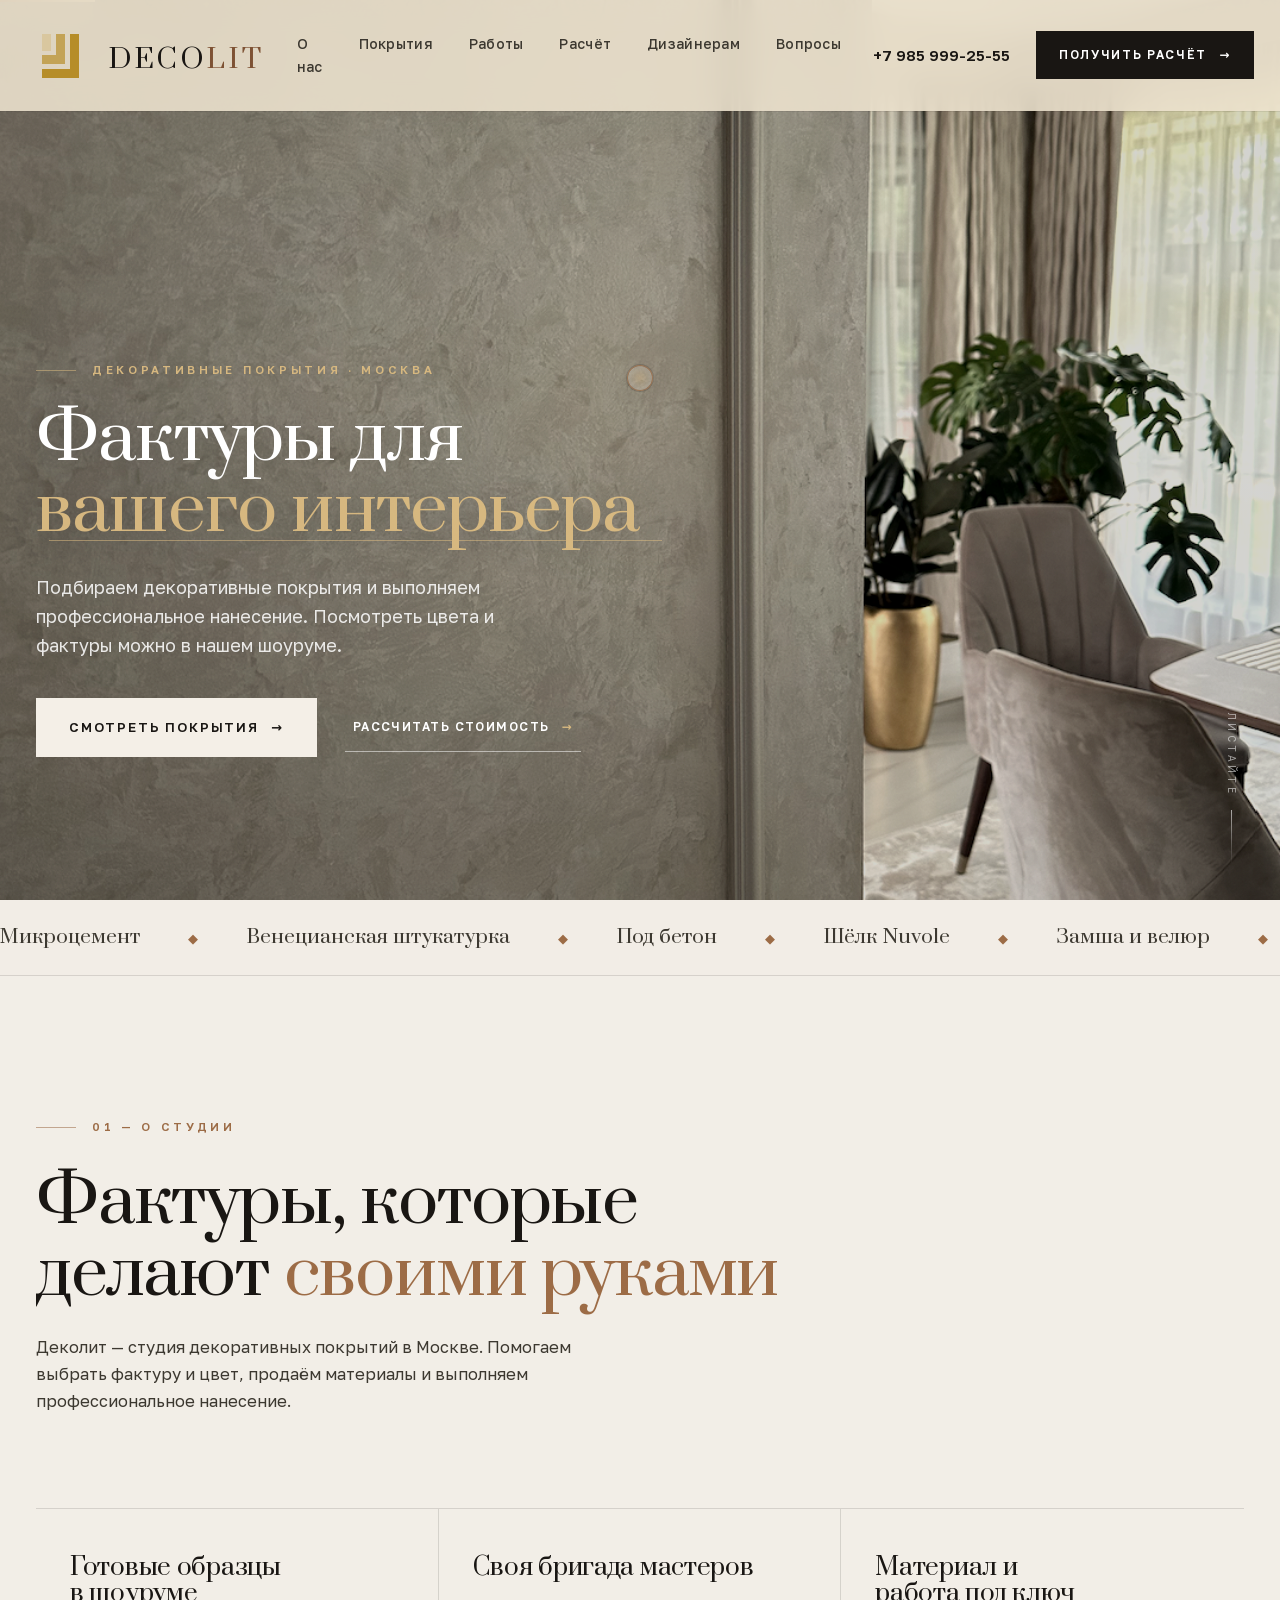
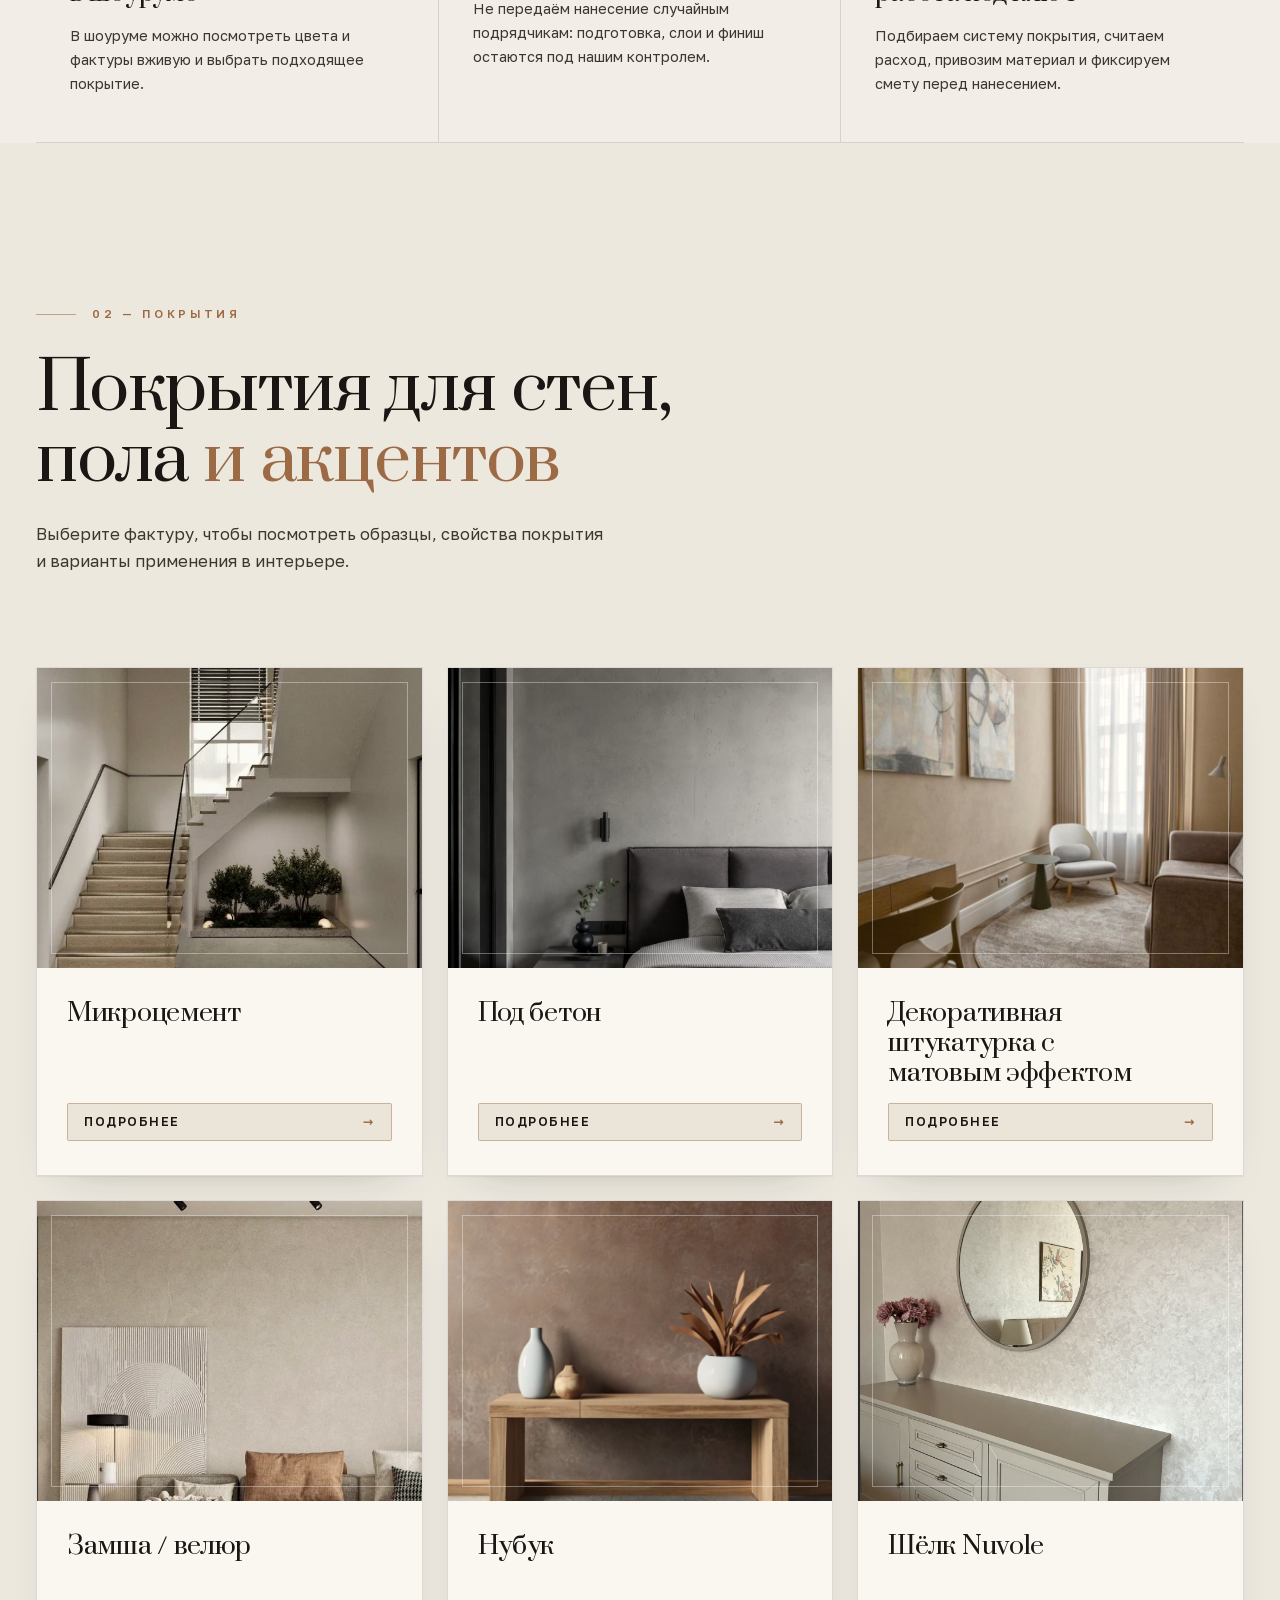
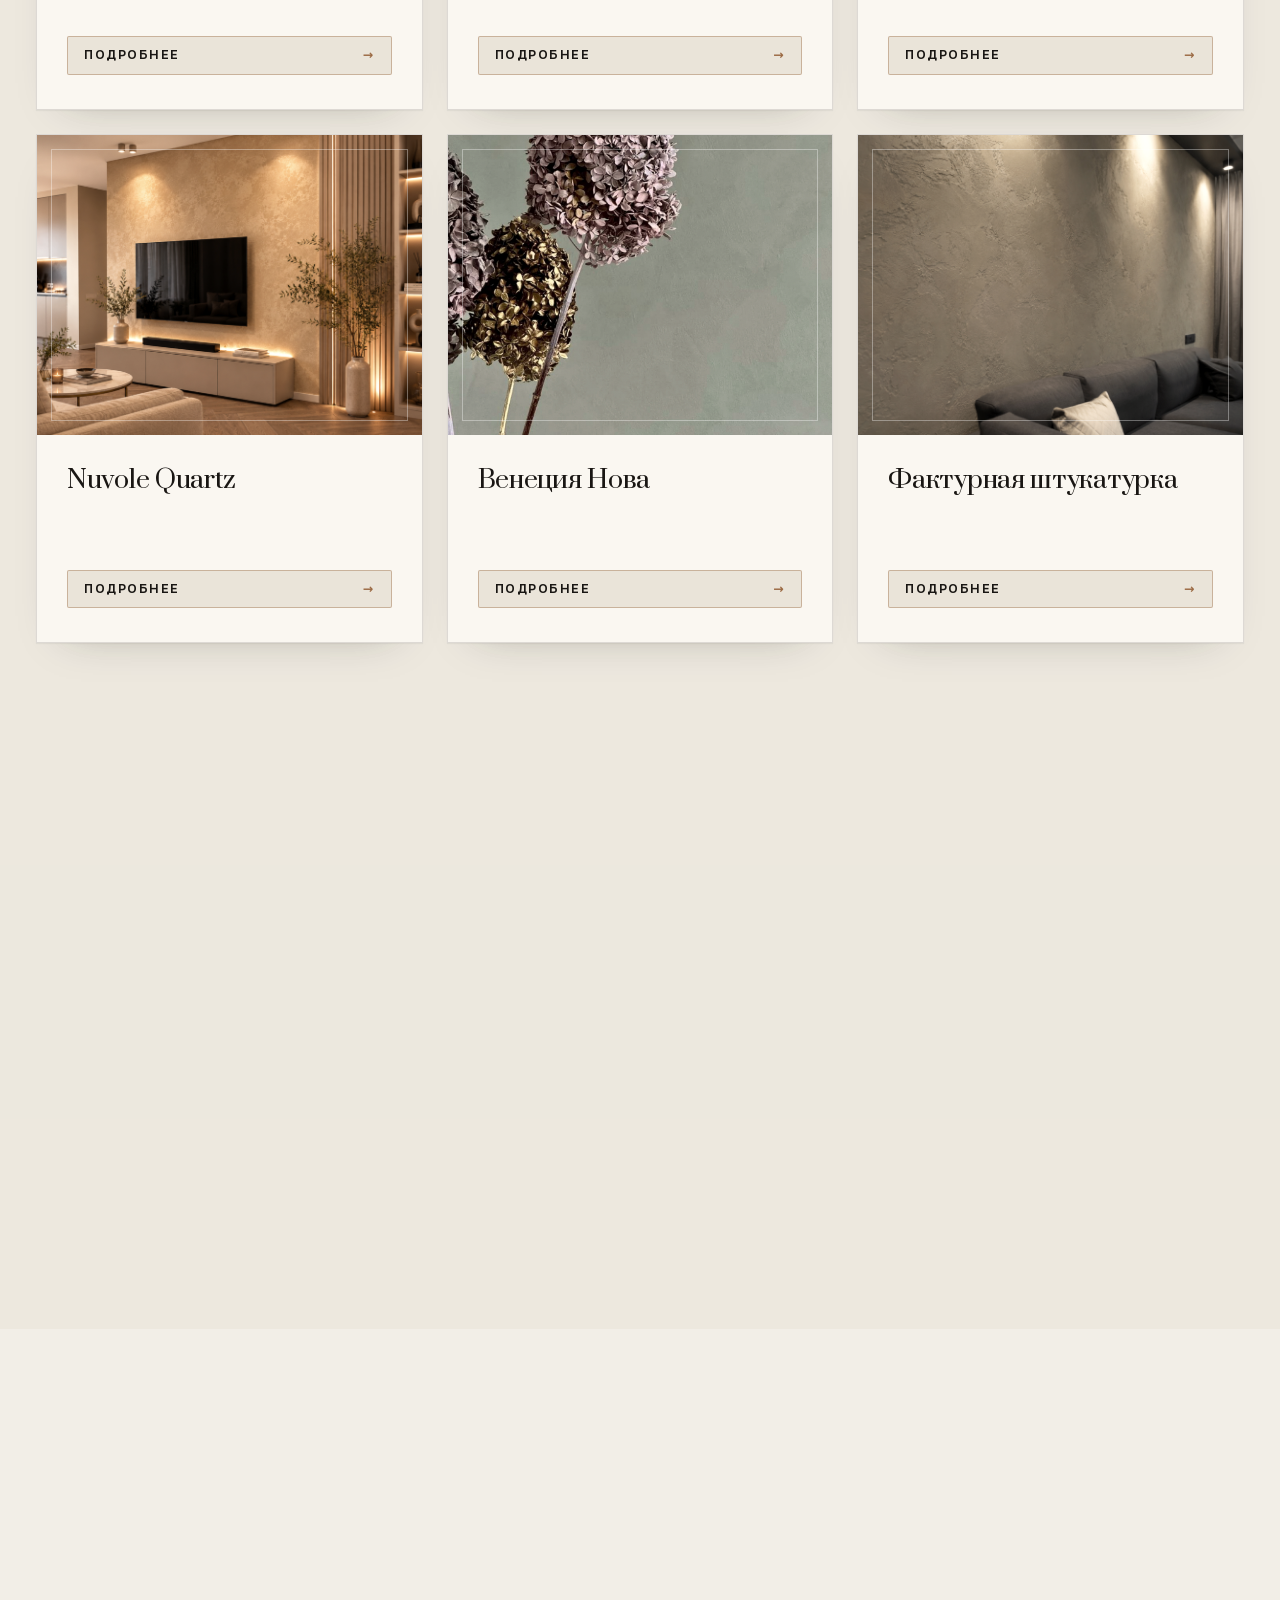
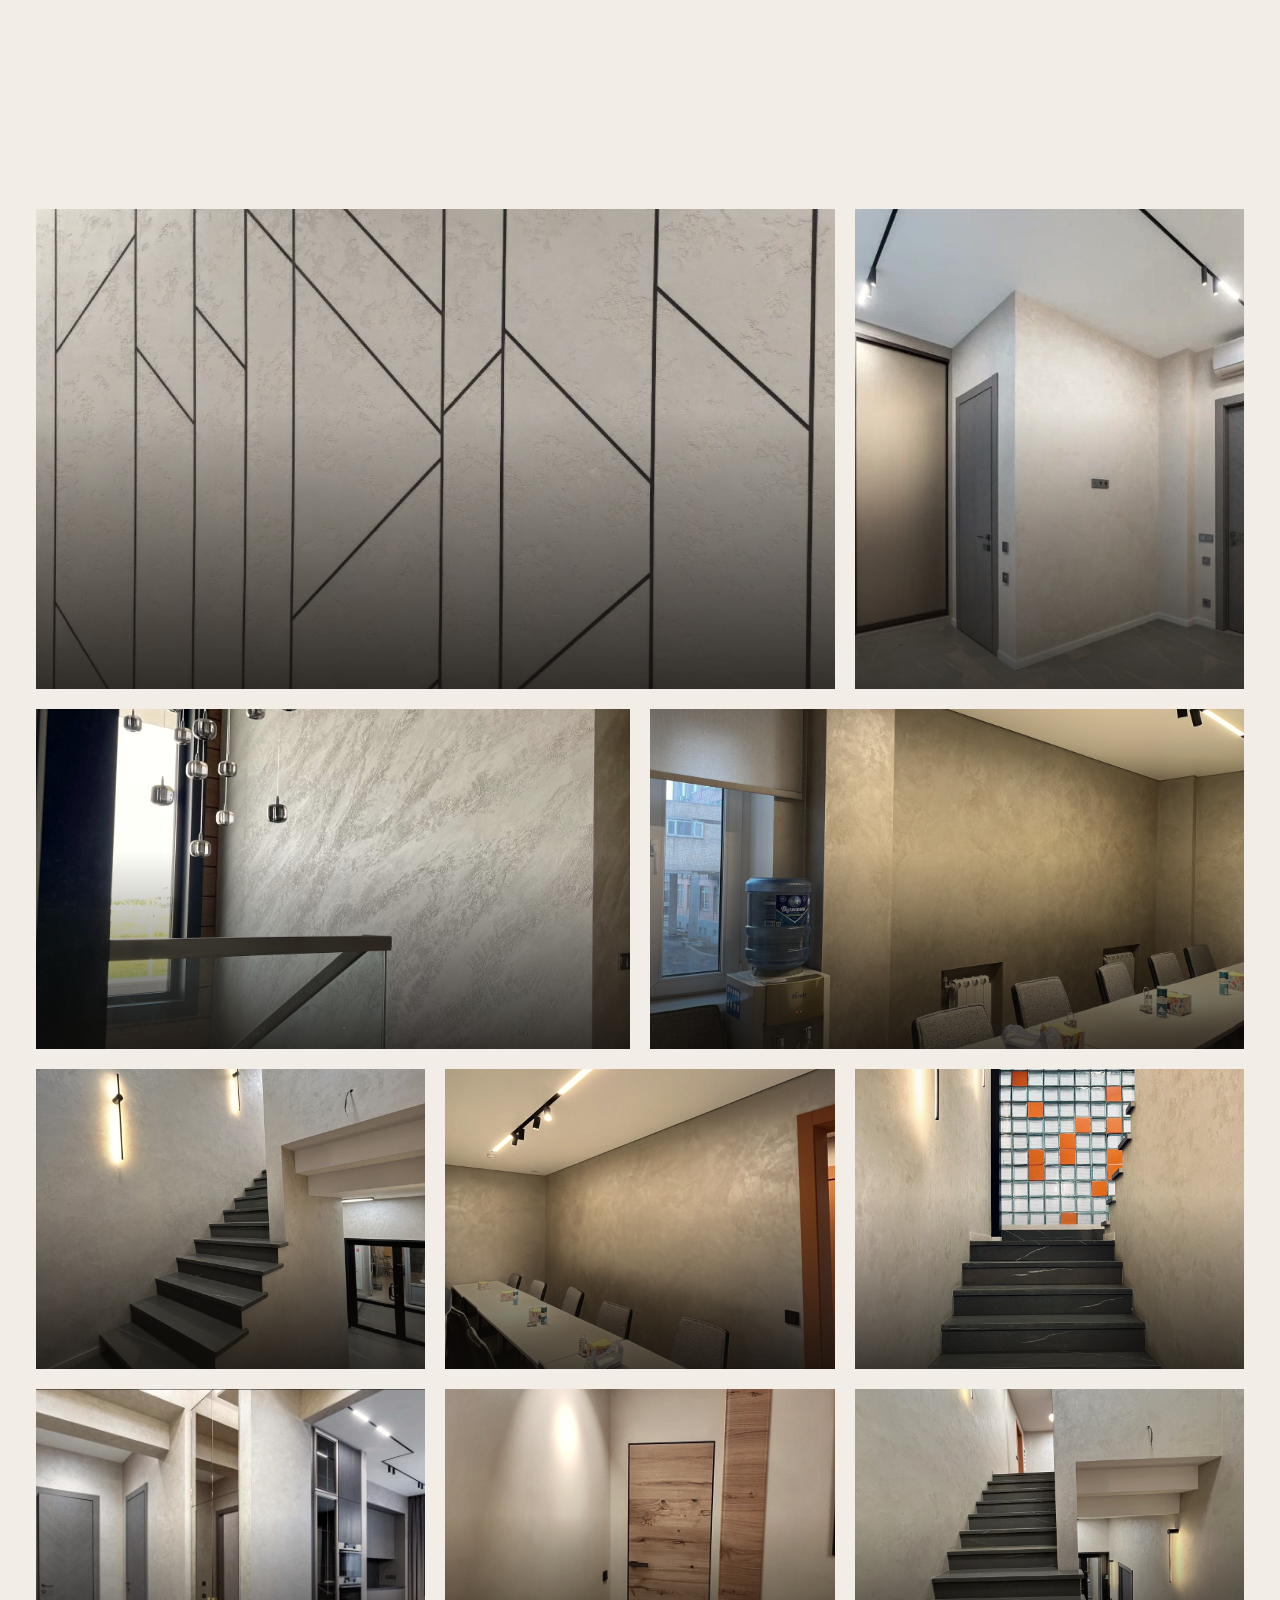
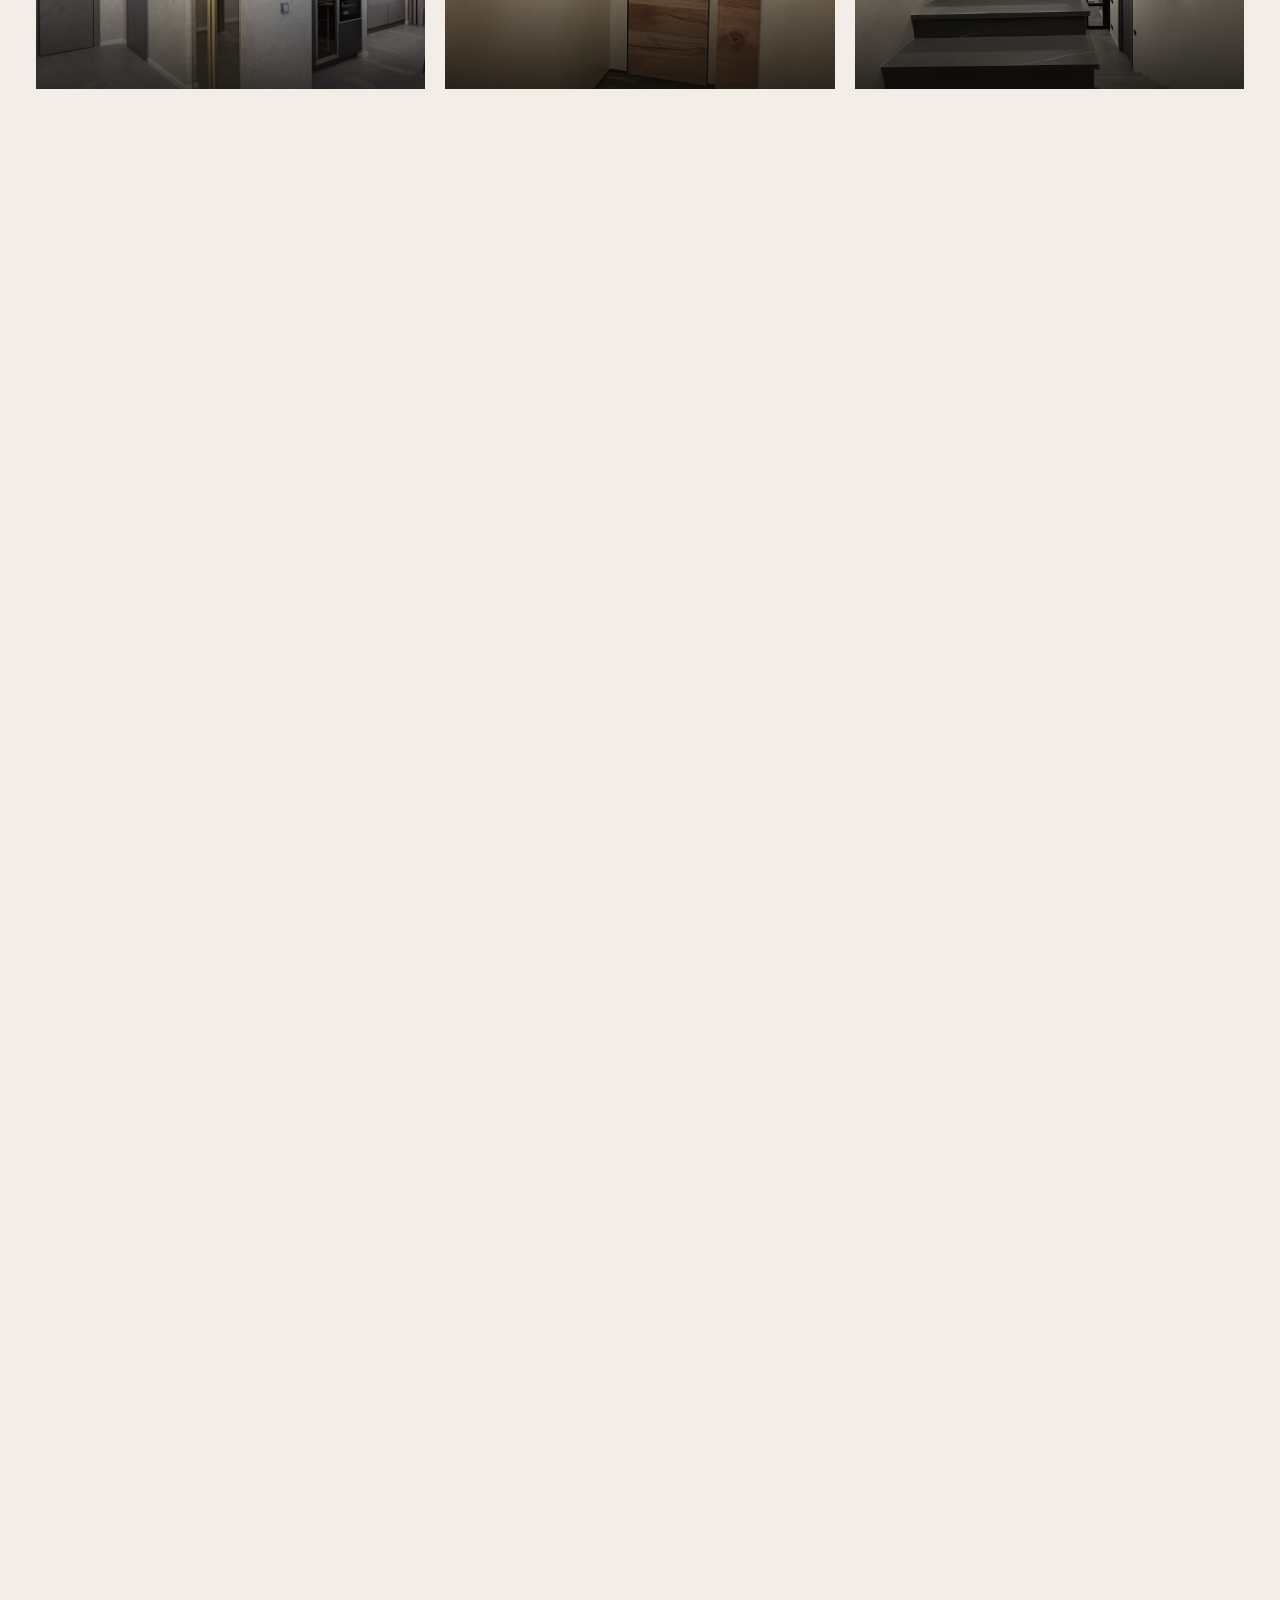
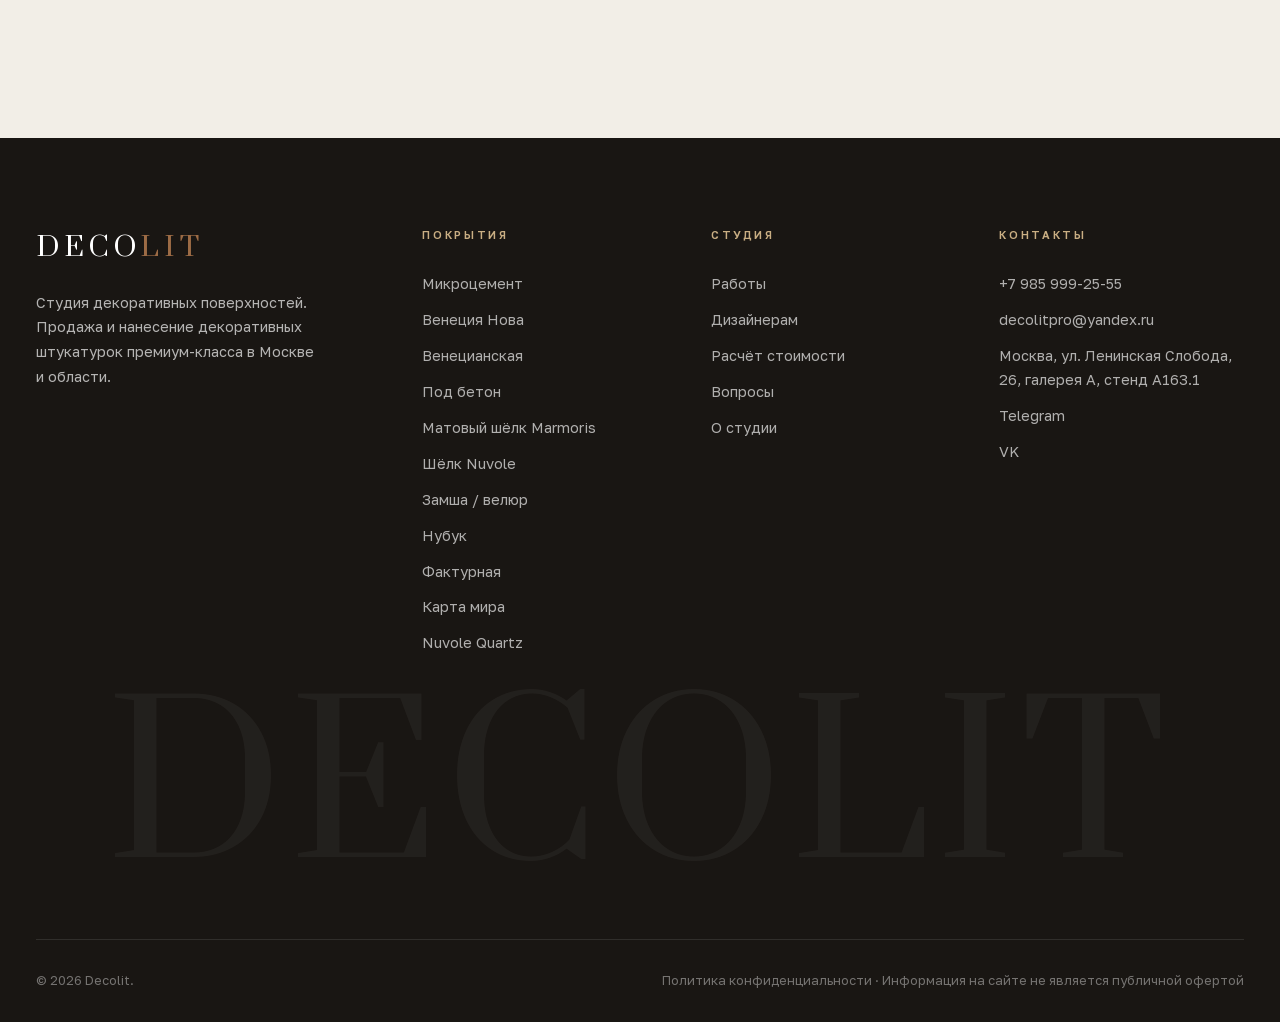
<file: site/index.html>
<!DOCTYPE html>
<html lang="ru">
<head>
<meta charset="UTF-8">
<meta name="viewport" content="width=device-width, initial-scale=1.0">
<script src="js/metrika.js"></script>
<title>Деколит — студия декоративных поверхностей · Москва</title>
<meta name="description" content="Декоративные покрытия Деколит в Москве: микроцемент, венецианская штукатурка, бетон, шёлк, замша и другие фактуры. Продажа материалов, профессиональное нанесение и готовые образцы в шоуруме.">
<meta name="yandex-verification" content="8d4d3b8cefdade90">
<meta name="google-site-verification" content="s9lKIPOHBsZbeqlcYtIbRtIaCE-_HUSGAQyyEnSbhqU">
<link rel="canonical" href="https://decolitpro.ru/">
<link rel="icon" href="assets/img/favicon.svg" type="image/svg+xml">
<link rel="apple-touch-icon" href="assets/img/apple-touch-icon.png">
<meta property="og:type" content="website">
<meta property="og:locale" content="ru_RU">
<meta property="og:site_name" content="Деколит">
<meta property="og:title" content="Деколит — студия декоративных поверхностей · Москва">
<meta property="og:description" content="Микроцемент, венецианская штукатурка, бетон, шёлк и другие фактуры. Продаём материалы, выполняем профессиональное нанесение и показываем готовые образцы в шоуруме.">
<meta property="og:url" content="https://decolitpro.ru/">
<meta property="og:image" content="https://decolitpro.ru/assets/img/og-hero-20260801.png">
<meta property="og:image:width" content="1717">
<meta property="og:image:height" content="916">
<meta name="twitter:card" content="summary_large_image">
<meta name="twitter:title" content="Деколит — студия декоративных поверхностей">
<meta name="twitter:description" content="Декоративные штукатурки премиум-класса. Продажа материалов и нанесение. Гарантия 3 года.">
<meta name="twitter:image" content="https://decolitpro.ru/assets/img/og-hero-20260801.png">
<link rel="preload" href="assets/fonts/prata-cyr.woff2" as="font" type="font/woff2" crossorigin>
<link rel="preload" href="assets/fonts/golos-cyr.woff2" as="font" type="font/woff2" crossorigin>
<link rel="stylesheet" href="css/fonts.css">
<link rel="stylesheet" href="css/style.css?v=mobile-hero-left-20260728">
<link rel="stylesheet" href="css/effects.css">
</head>
<body class="hero-page">

<!-- HEADER -->
<header id="hdr">
  <div class="wrap nav">
    <a href="#hero" class="logo">DECO<b>LIT</b></a>
    <nav class="nav-links">
      <a href="#about">О нас</a>
      <a href="#materials">Покрытия</a>
      <a href="#works">Работы</a>
      <a href="#calc">Расчёт</a>
      <a href="#designers">Дизайнерам</a>
      <a href="#faq">Вопросы</a>
    </nav>
    <div class="nav-right">
      <span class="phone">+7 985 999-25-55</span>
      <a href="#contact" class="btn">Получить расчёт</a>
      <button class="burger" id="burger" aria-label="Меню"><span></span><span></span><span></span></button>
    </div>
  </div>
</header>

<div class="mobile-nav" id="mnav">
  <button class="x" id="mx" aria-label="Закрыть">×</button>
  <a href="#about">О нас</a>
  <a href="#materials">Покрытия</a>
  <a href="#works">Работы</a>
  <a href="#calc">Расчёт</a>
  <a href="#designers">Дизайнерам</a>
  <a href="#faq">Вопросы</a>
  <a href="#contact" class="btn">Получить расчёт</a>
</div>

<!-- HERO -->
<section class="hero" id="hero">
  <div class="hero-bg tex tex-hero grain"></div>
  <div class="hero-inner">
    <span class="eyebrow eyebrow-light reveal in">Декоративные покрытия · Москва</span>
    <h1 class="reveal in">Фактуры для <em>вашего интерьера</em></h1>
    <p class="hero-sub reveal in" data-d="1">Подбираем декоративные покрытия и выполняем профессиональное нанесение. Посмотреть цвета и фактуры можно в нашем шоуруме.</p>
    <div class="hero-cta reveal in" data-d="2">
      <a href="#materials" class="btn btn-light">Смотреть покрытия</a>
      <a href="#calc" class="hero-link">Рассчитать стоимость <span>→</span></a>
    </div>
  </div>
  <div class="scrollcue">листайте</div>
</section>

<!-- ТИКЕР МАТЕРИАЛОВ -->
<div class="ticker" aria-hidden="true">
  <div class="ticker-track">
    <span>Микроцемент</span><i>◆</i><span>Венецианская штукатурка</span><i>◆</i><span>Под бетон</span><i>◆</i><span>Шёлк Nuvole</span><i>◆</i><span>Замша и велюр</span><i>◆</i><span>Авторские фактуры</span><i>◆</i><span>Образцы в шоуруме</span><i>◆</i>
    <span>Микроцемент</span><i>◆</i><span>Венецианская штукатурка</span><i>◆</i><span>Под бетон</span><i>◆</i><span>Шёлк Nuvole</span><i>◆</i><span>Замша и велюр</span><i>◆</i><span>Авторские фактуры</span><i>◆</i><span>Образцы в шоуруме</span><i>◆</i>
  </div>
</div>

<!-- ABOUT / TRUST -->
<section class="section trust-section" id="about">
  <div class="wrap">
    <div class="section-head reveal">
      <span class="eyebrow">01 — О студии</span>
      <h2>Фактуры, которые делают <em>своими руками</em></h2>
      <p class="muted lead">Деколит — студия декоративных покрытий в Москве. Помогаем выбрать фактуру и цвет, продаём материалы и выполняем профессиональное нанесение.</p>
    </div>
    <div class="trust trust-points">
      <div class="trust-point reveal">
        <h3>Готовые образцы в шоуруме</h3>
        <p>В шоуруме можно посмотреть цвета и фактуры вживую и выбрать подходящее покрытие.</p>
      </div>
      <div class="trust-point reveal" data-d="1">
        <h3>Своя бригада мастеров</h3>
        <p>Не передаём нанесение случайным подрядчикам: подготовка, слои и финиш остаются под нашим контролем.</p>
      </div>
      <div class="trust-point reveal" data-d="2">
        <h3>Материал и работа под ключ</h3>
        <p>Подбираем систему покрытия, считаем расход, привозим материал и фиксируем смету перед нанесением.</p>
      </div>
    </div>
  </div>
</section>

<!-- MATERIALS -->
<section class="section section-alt" id="materials">
  <div class="wrap">
    <div class="section-head reveal">
      <span class="eyebrow">02 — Покрытия</span>
      <h2>Покрытия для стен, пола <em>и акцентов</em></h2>
      <p class="muted lead">Выберите фактуру, чтобы посмотреть образцы, свойства покрытия и варианты применения в интерьере.</p>
    </div>
    <div class="materials">
      <article class="mat mat--visual reveal">
        <div class="swatch"><div class="surface tex tex-microcement grain"></div></div>
        <div class="body">
          <div class="top"><h3>Микроцемент</h3></div>
          <a href="pokrytiya/mikrocement.html" class="more">Подробнее <span>→</span></a>
        </div>
      </article>
      <article class="mat mat--visual reveal">
        <div class="swatch"><div class="surface tex tex-concrete grain"></div></div>
        <div class="body">
          <div class="top"><h3>Под бетон</h3></div>
          <a href="pokrytiya/beton.html" class="more">Подробнее <span>→</span></a>
        </div>
      </article>
      <article class="mat mat--visual reveal">
        <div class="swatch"><div class="surface photo grain" style="background-image:url('assets/img/materials/tilda-marmoris.png');background-position:center"></div></div>
        <div class="body">
          <div class="top"><h3>Декоративная штукатурка с матовым эффектом</h3></div>
          <a href="pokrytiya/marmoris.html" class="more">Подробнее <span>→</span></a>
        </div>
      </article>
      <article class="mat mat--visual reveal" data-d="1">
        <div class="swatch"><div class="surface photo grain" style="background-image:url('assets/img/materials/tilda-ancoral.png');background-position:center 38%"></div></div>
        <div class="body">
          <div class="top"><h3>Замша / велюр</h3></div>
          <a href="pokrytiya/zamsha.html" class="more">Подробнее <span>→</span></a>
        </div>
      </article>
      <article class="mat mat--visual reveal">
        <div class="swatch"><div class="surface photo grain" style="background-image:url('assets/img/materials/tilda-nubuk.png');background-position:center"></div></div>
        <div class="body">
          <div class="top"><h3>Нубук</h3></div>
          <a href="pokrytiya/nubuk.html" class="more">Подробнее <span>→</span></a>
        </div>
      </article>
      <article class="mat mat--visual reveal" data-d="1">
        <div class="swatch"><div class="surface photo grain" style="background-image:url('assets/img/materials/tilda-silk.png');background-position:center"></div></div>
        <div class="body">
          <div class="top"><h3>Шёлк Nuvole</h3></div>
          <a href="pokrytiya/shelk.html" class="more">Подробнее <span>→</span></a>
        </div>
      </article>
      <article class="mat mat--visual reveal" data-d="2">
        <div class="swatch"><div class="surface photo grain" style="background-image:url('assets/img/materials/tilda-nuvole-quartz.png');background-position:center 43%"></div></div>
        <div class="body">
          <div class="top"><h3>Nuvole Quartz</h3></div>
          <a href="pokrytiya/nuvole-quartz.html" class="more">Подробнее <span>→</span></a>
        </div>
      </article>
      <article class="mat mat--visual reveal" data-d="2">
        <div class="swatch"><div class="surface photo grain" style="background-image:url('assets/img/materials/tilda-venezia-nova.png');background-position:center"></div></div>
        <div class="body">
          <div class="top"><h3>Венеция Нова</h3></div>
          <a href="pokrytiya/venezia-nova.html" class="more">Подробнее <span>→</span></a>
        </div>
      </article>
      <article class="mat mat--visual reveal" data-d="2">
        <div class="swatch"><div class="surface photo grain" style="background-image:url('assets/img/materials/tilda-fakturnaya.png');background-position:center"></div></div>
        <div class="body">
          <div class="top"><h3>Фактурная штукатурка</h3></div>
          <a href="pokrytiya/fakturnaya.html" class="more">Подробнее <span>→</span></a>
        </div>
      </article>
      <article class="mat mat--visual reveal" data-d="1">
        <div class="swatch"><div class="surface photo grain" style="background-image:url('assets/img/materials/tilda-karta-mira.png');background-position:center 42%"></div></div>
        <div class="body">
          <div class="top"><h3>Карта мира</h3></div>
          <a href="pokrytiya/karta-mira.html" class="more">Подробнее <span>→</span></a>
        </div>
      </article>
      <article class="mat mat--visual reveal" data-d="2">
        <div class="swatch"><div class="surface tex tex-venetian grain"></div></div>
        <div class="body">
          <div class="top"><h3>Венецианская штукатурка</h3></div>
          <a href="pokrytiya/venecianka.html" class="more">Подробнее <span>→</span></a>
        </div>
      </article>
    </div>
  </div>
</section>

<!-- WORKS / GALLERY -->
<section class="section" id="works">
  <div class="wrap">
    <div class="section-head reveal">
      <span class="eyebrow">03 — Наши работы</span>
      <h2>Галерея <em>поверхностей</em></h2>
      <p class="muted lead">Реальные объекты и фрагменты покрытий из нашего портфолио. После выбора фактуры здесь проще увидеть, как поверхность живёт в интерьере и при разном свете.</p>
    </div>
    <div class="gallery" id="gallery" data-works-gallery></div>
    <div class="works-cta reveal">
      <button class="btn btn-ghost" type="button" data-works-toggle aria-expanded="false">Смотреть все работы</button>
    </div>
  </div>
</section>

<!-- CALCULATOR -->
<section class="section" id="calc">
  <div class="wrap">
    <div class="calc reveal">
      <div class="left">
        <span class="eyebrow eyebrow-sand">04 — Расчёт за минуту</span>
        <h2>Сколько это стоит</h2>
        <p>Выберите покрытие и укажите площадь — калькулятор покажет предварительную стоимость материала и нанесения. Итоговая стоимость и состав работ фиксируются в договоре.</p>
        <div class="field">
          <label>Покрытие</label>
          <div class="opts" id="opts">
            <button class="opt active" data-material="4000" data-work="3500">Микроцемент</button>
            <button class="opt" data-material="1990" data-work="2500">Венецианка</button>
            <button class="opt" data-material="1150" data-work="1900">Венеция Нова</button>
            <button class="opt" data-material="1850" data-work="2400">Под бетон</button>
            <button class="opt" data-material="1250" data-work="1800">Marmoris</button>
            <button class="opt" data-material="1250" data-work="1900">Шёлк Nuvole</button>
            <button class="opt" data-material="1150" data-work="1900">Замша</button>
            <button class="opt" data-material="1990" data-work="2200">Фактурная</button>
            <button class="opt" data-material="1500" data-work="2100">Нубук</button>
            <button class="opt" data-material="1890" data-work="2200">Карта мира</button>
            <button class="opt" data-material="1350" data-work="2200">Nuvole Quartz</button>
          </div>
        </div>
        <div class="field">
          <label>Площадь поверхности</label>
          <div class="range-row">
            <input type="range" id="area" min="5" max="200" value="50" step="1" aria-label="Площадь, м²">
            <div class="area-val"><span id="areaN">50</span> <small>м²</small></div>
          </div>
        </div>
      </div>
      <div class="right">
        <div class="tex tex-venetian calc-tex"></div>
        <div class="result-label">Материал + нанесение</div>
        <div class="result" id="result">345 000 – 405 000&nbsp;₽</div>
        <div class="result-note" id="resultNote">нанесение от 3 500 ₽/м²</div>
        <a href="#contact" class="btn btn-light">Заказать точный расчёт</a>
      </div>
    </div>
  </div>
</section>

<!-- PROCESS -->
<section class="section">
  <div class="wrap">
    <div class="section-head reveal">
      <span class="eyebrow">05 — Как мы работаем</span>
      <h2>Путь от заявки до <em>готовой стены</em></h2>
    </div>
    <div class="steps">
      <div class="step reveal"><div class="no">01</div><h3>Заявка</h3><p>Вы оставляете заявку на расчёт стоимости материала и работы и встречаетесь с замерщиком.</p></div>
      <div class="step reveal" data-d="1"><div class="no">02</div><h3>Расчёт стоимости</h3><p>Уточняем площадь, состояние основания и выбранное покрытие, после чего готовим расчёт.</p></div>
      <div class="step reveal" data-d="2"><div class="no">03</div><h3>Выбор фактуры и цвета</h3><p>Показываем готовые образцы в шоуруме и помогаем подобрать подходящий вариант.</p></div>
      <div class="step reveal" data-d="3"><div class="no">04</div><h3>Приём работы</h3><p>Вы принимаете, утверждаете и оплачиваете каждый этап работ.</p></div>
    </div>
  </div>
</section>

<!-- DESIGNERS B2B -->
<section class="section" id="designers">
  <div class="wrap">
    <div class="b2b reveal">
      <div class="tex tex-concrete dark grain"></div>
      <div>
        <span class="eyebrow eyebrow-sand">06 — Дизайнерам и архитекторам</span>
        <h2>Партнёрская студия для ваших проектов</h2>
        <p>Подбираем покрытия с учётом референсов и палитры проекта. Условия, состав и сроки работ согласовываем и фиксируем в договоре.</p>
        <a href="#contact" class="btn btn-light">Стать партнёром</a>
      </div>
      <ul>
        <li>Подбор готовых образцов под палитру проекта</li>
        <li>Партнёрское вознаграждение по договору</li>
        <li>Подбор фактуры и цвета с учётом референса</li>
        <li>Согласованные условия и сроки в договоре</li>
        <li>Спецификации и расход материала</li>
      </ul>
    </div>
  </div>
</section>

<!-- FAQ -->
<section class="section section-alt" id="faq">
  <div class="wrap">
    <div class="section-head section-head-center reveal">
      <span class="eyebrow eyebrow-center">07 — Вопросы</span>
      <h2>Частые вопросы</h2>
      <div class="seam"><span>◆</span></div>
    </div>
    <div class="faq">
      <div class="q reveal"><button>Сколько стоит вызов замерщика?<span class="ic"></span></button><div class="a"><p>Все зависит от нахождения объекта</p></div></div>
      <div class="q reveal"><button>Колеруете ли вы продукцию<span class="ic"></span></button><div class="a"><p>Да, у нас большая <a href="palitra.html">цветовая палитра</a>!</p></div></div>
      <div class="q reveal"><button>У вашей компании есть сертификаты и реквизиты?<span class="ic"></span></button><div class="a"><p>Да</p></div></div>
      <div class="q reveal"><button>Может ли заказчик купить только материал?<span class="ic"></span></button><div class="a"><p>Конечно. Об этом нужно будет сказать нашему менеджеру по телефону до начала составления договора</p></div></div>
    </div>
  </div>
</section>

<!-- FINAL CTA -->
<section class="section" id="contact">
  <div class="wrap">
    <div class="final reveal">
      <div class="tex tex-microcement grain"></div>
      <span class="eyebrow eyebrow-sand eyebrow-center">Консультация по покрытиям</span>
      <h2>Получите консультацию и предварительный расчёт</h2>
      <p>Оставьте телефон. Мы свяжемся с вами в рабочее время, уточним задачу и подготовим предварительный расчёт. Готовые образцы можно посмотреть в нашем шоуруме.</p>
      <form class="form" novalidate data-lead-form>
        <input type="text" name="name" placeholder="Ваше имя" aria-label="Имя" autocomplete="name" required>
        <input type="tel" name="phone" placeholder="Телефон" aria-label="Телефон" autocomplete="tel" required>
        <button class="btn btn-light" type="submit">Получить расчёт</button>
      </form>
      <div class="form-note">Нажимая кнопку, вы соглашаетесь с <a href="politika.html">политикой обработки персональных данных</a></div>
    </div>
  </div>
</section>

<!-- FOOTER -->
<footer>
  <div class="wrap">
    <div class="foot">
      <div>
        <div class="logo">DECO<b>LIT</b></div>
        <p>Студия декоративных поверхностей. Продажа и нанесение декоративных штукатурок премиум-класса в Москве и области.</p>
      </div>
      <div>
        <h4>Покрытия</h4>
        <a href="pokrytiya/mikrocement.html">Микроцемент</a>
        <a href="pokrytiya/venezia-nova.html">Венеция Нова</a>
        <a href="pokrytiya/venecianka.html">Венецианская</a>
        <a href="pokrytiya/beton.html">Под бетон</a>
        <a href="pokrytiya/marmoris.html">Матовый шёлк Marmoris</a>
        <a href="pokrytiya/shelk.html">Шёлк Nuvole</a>
        <a href="pokrytiya/zamsha.html">Замша / велюр</a>
        <a href="pokrytiya/nubuk.html">Нубук</a>
        <a href="pokrytiya/fakturnaya.html">Фактурная</a>
        <a href="pokrytiya/karta-mira.html">Карта мира</a>
        <a href="pokrytiya/nuvole-quartz.html">Nuvole Quartz</a>
      </div>
      <div>
        <h4>Студия</h4>
        <a href="#works">Работы</a>
        <a href="#designers">Дизайнерам</a>
        <a href="#calc">Расчёт стоимости</a>
        <a href="#faq">Вопросы</a>
        <a href="o-studii.html">О студии</a>
      </div>
      <div>
        <h4>Контакты</h4>
        <a href="tel:+79859992555">+7 985 999-25-55</a>
        <a href="mailto:decolitpro@yandex.ru">decolitpro@yandex.ru</a>
        <a href="https://yandex.ru/maps/?text=Москва%2C+ул.+Ленинская+Слобода%2C+26" target="_blank" rel="noopener">Москва, ул. Ленинская Слобода, 26, галерея А, стенд А163.1</a>
        <a href="https://t.me/decolitpro" target="_blank" rel="noopener">Telegram</a>
        <a href="https://vk.com/decolitpro" target="_blank" rel="noopener">VK</a>
      </div>
    </div>
    <div class="foot-mark" aria-hidden="true">DECOLIT</div>
    <div class="foot-bottom">
      <span>© 2026 Decolit.</span>
      <span><a href="politika.html">Политика конфиденциальности</a> · Информация на сайте не является публичной офертой</span>
    </div>
  </div>
</footer>

<script src="js/works-gallery.js?v=tilda-order-filled-20260721"></script>
<script src="js/main.js?v=no-card-lightbox-20260709"></script>
<script src="js/effects.js?v=a07075c-fresh"></script>
<script type="application/ld+json">
{
  "@context": "https://schema.org",
  "@graph": [
    {
      "@type": "WebSite",
      "@id": "https://decolitpro.ru/#website",
      "url": "https://decolitpro.ru/",
      "name": "Деколит",
      "inLanguage": "ru-RU",
      "publisher": {
        "@id": "https://decolitpro.ru/#organization"
      }
    },
    {
      "@type": "ProfessionalService",
      "@id": "https://decolitpro.ru/#organization",
      "name": "Деколит",
      "description": "Студия декоративных поверхностей: продажа материалов и нанесение декоративных штукатурок премиум-класса.",
      "image": "https://decolitpro.ru/assets/img/og-hero-20260801.png",
      "url": "https://decolitpro.ru/",
      "telephone": "+79859992555",
      "email": "decolitpro@yandex.ru",
      "address": {
        "@type": "PostalAddress",
        "streetAddress": "ул. Ленинская Слобода, 26, галерея А, стенд А163.1",
        "addressLocality": "Москва",
        "addressCountry": "RU"
      },
      "geo": {"@type": "GeoCoordinates", "latitude": "55.706", "longitude": "37.664"},
      "areaServed": "Москва и область",
      "priceRange": "₽₽₽",
      "openingHoursSpecification": {
        "@type": "OpeningHoursSpecification",
        "dayOfWeek": ["Monday","Tuesday","Wednesday","Thursday","Friday","Saturday"],
        "opens": "09:00",
        "closes": "21:00"
      },
      "sameAs": [
        "https://t.me/decolitpro",
        "https://vk.com/decolitpro"
      ]
    }
  ]
}
</script>
</body>
</html>
</file>
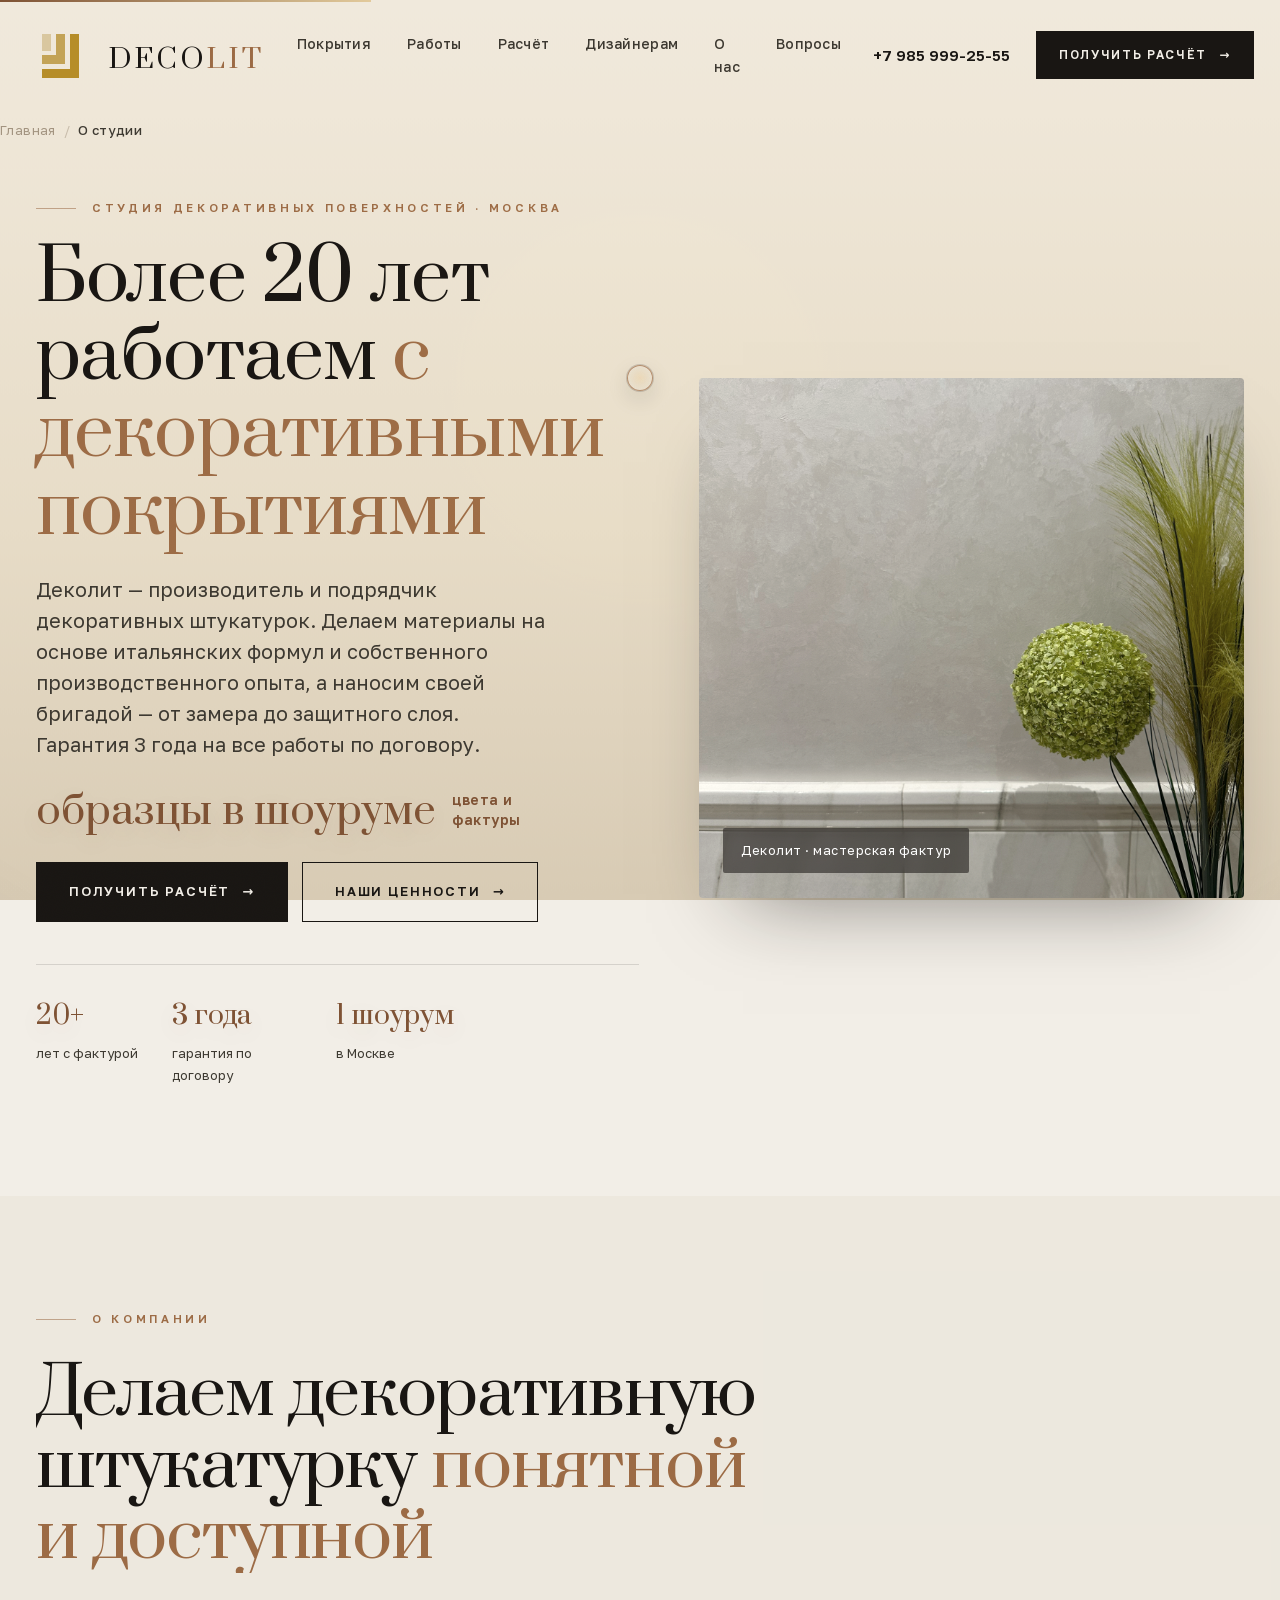
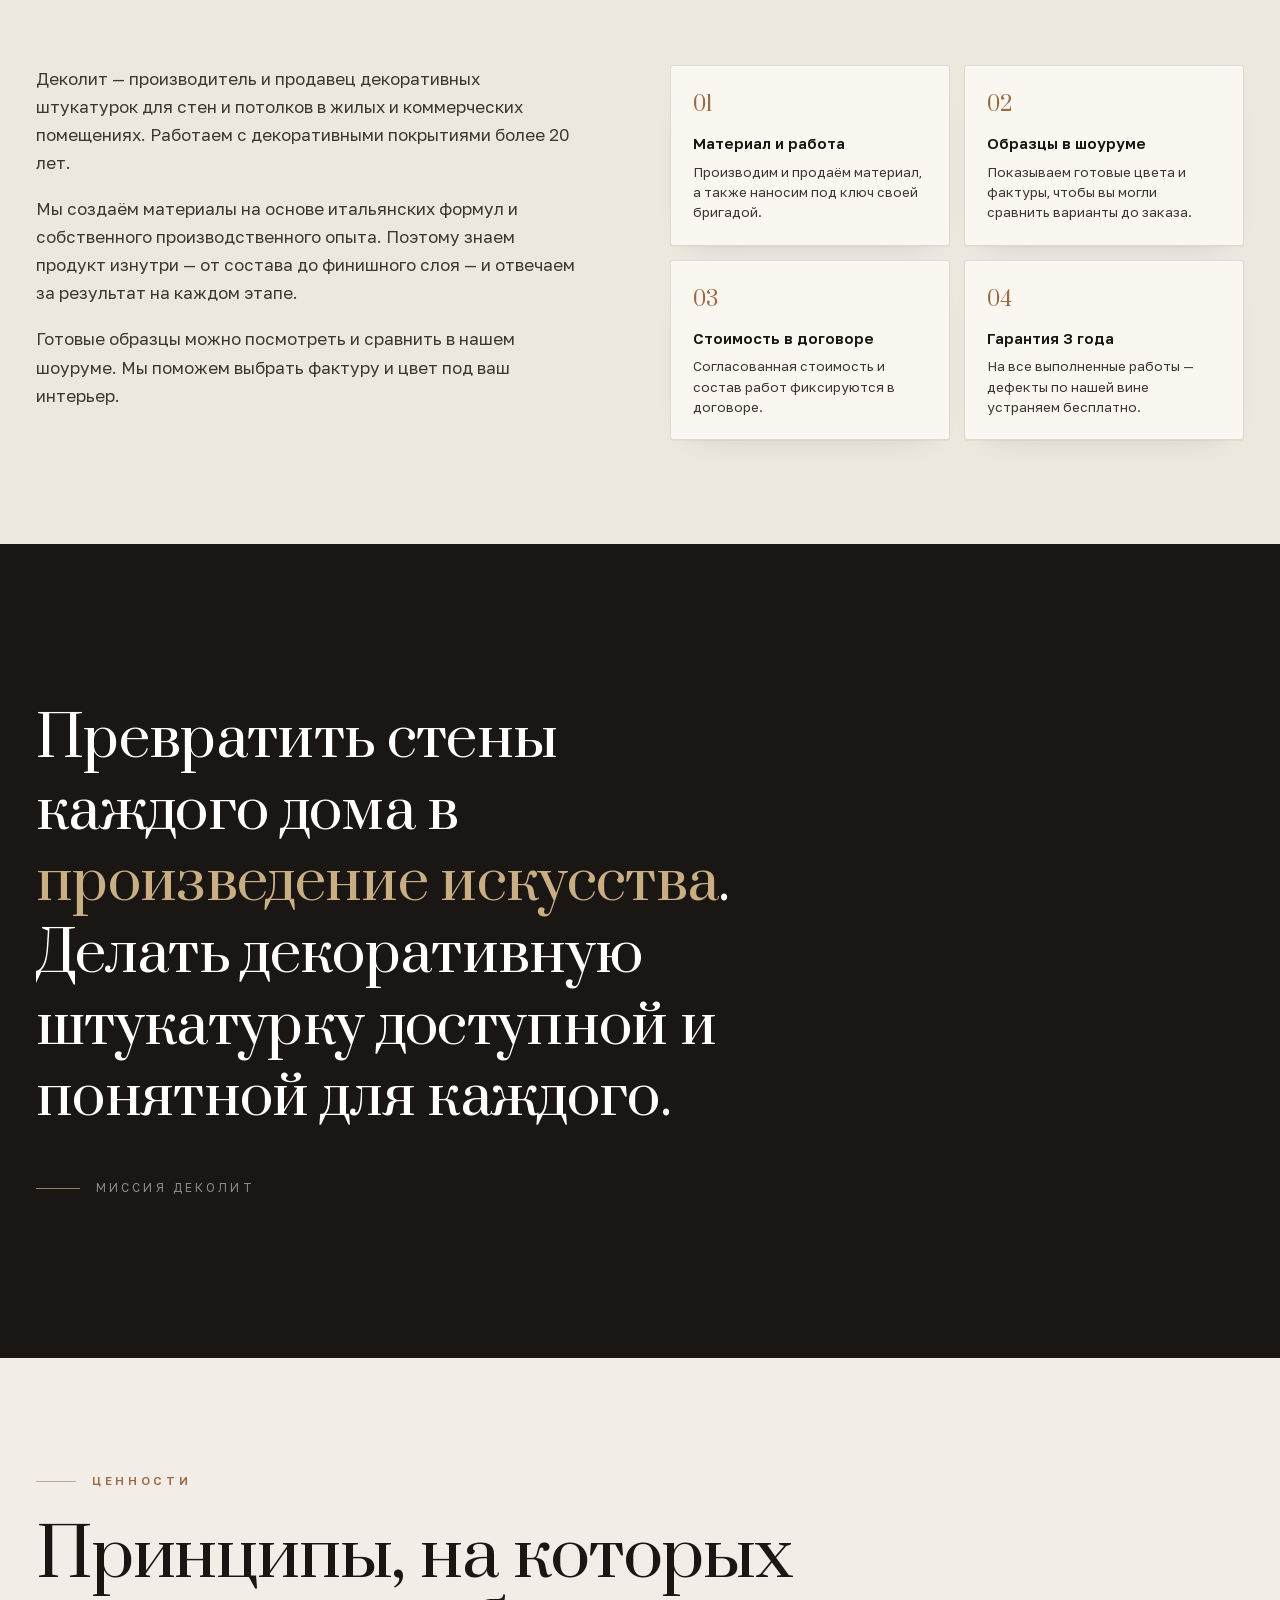
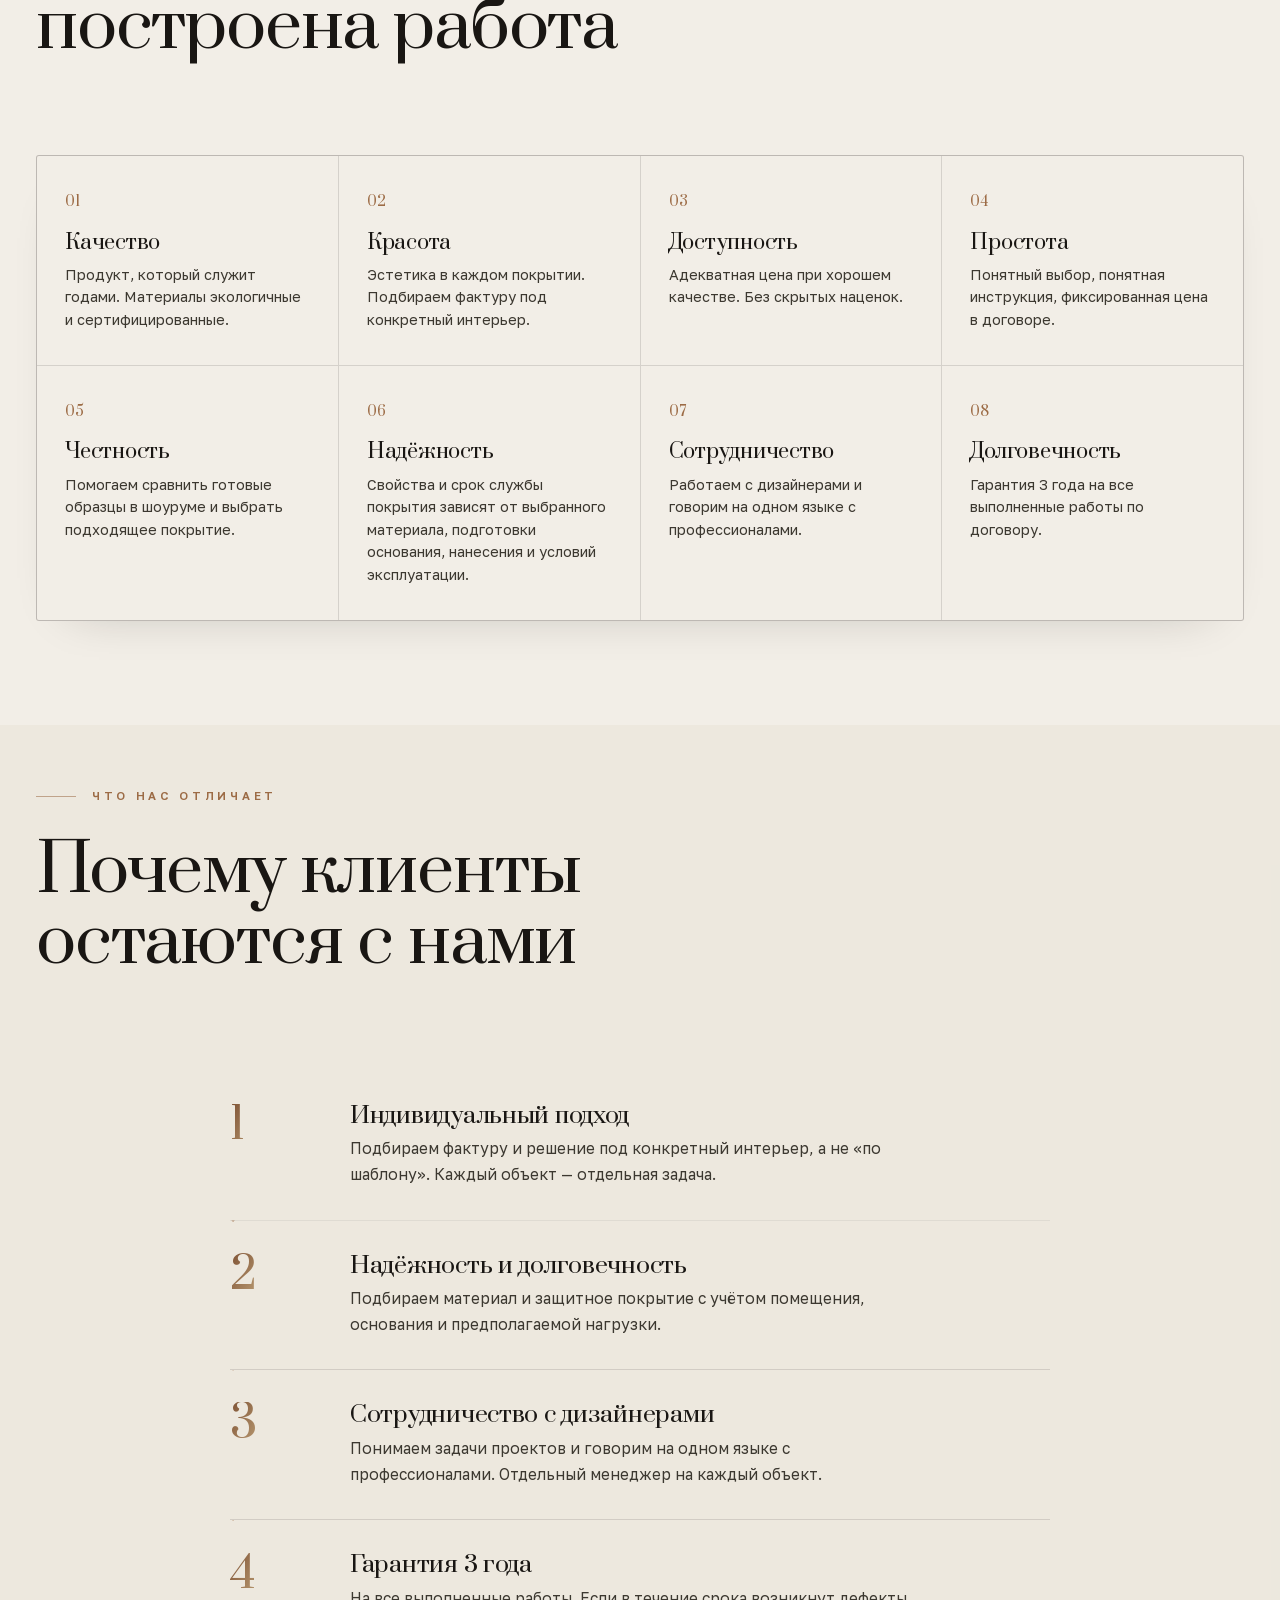
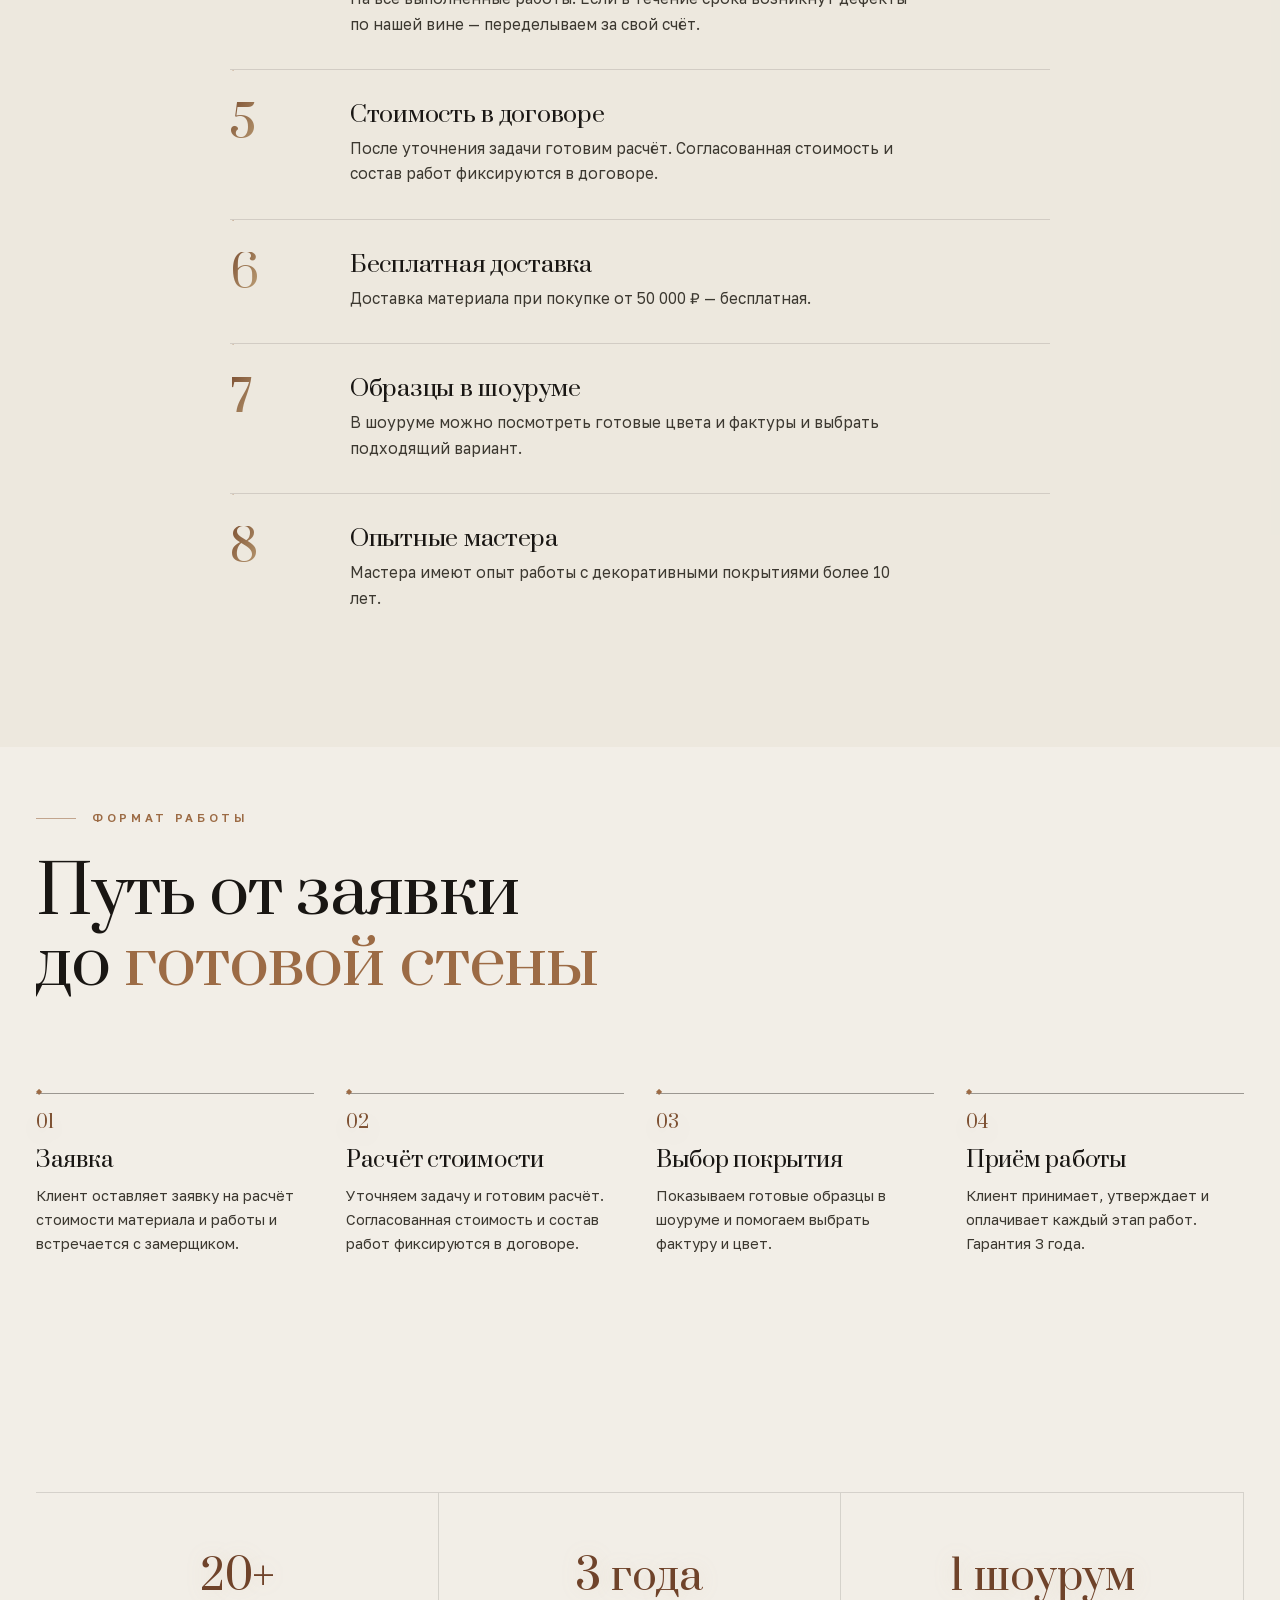
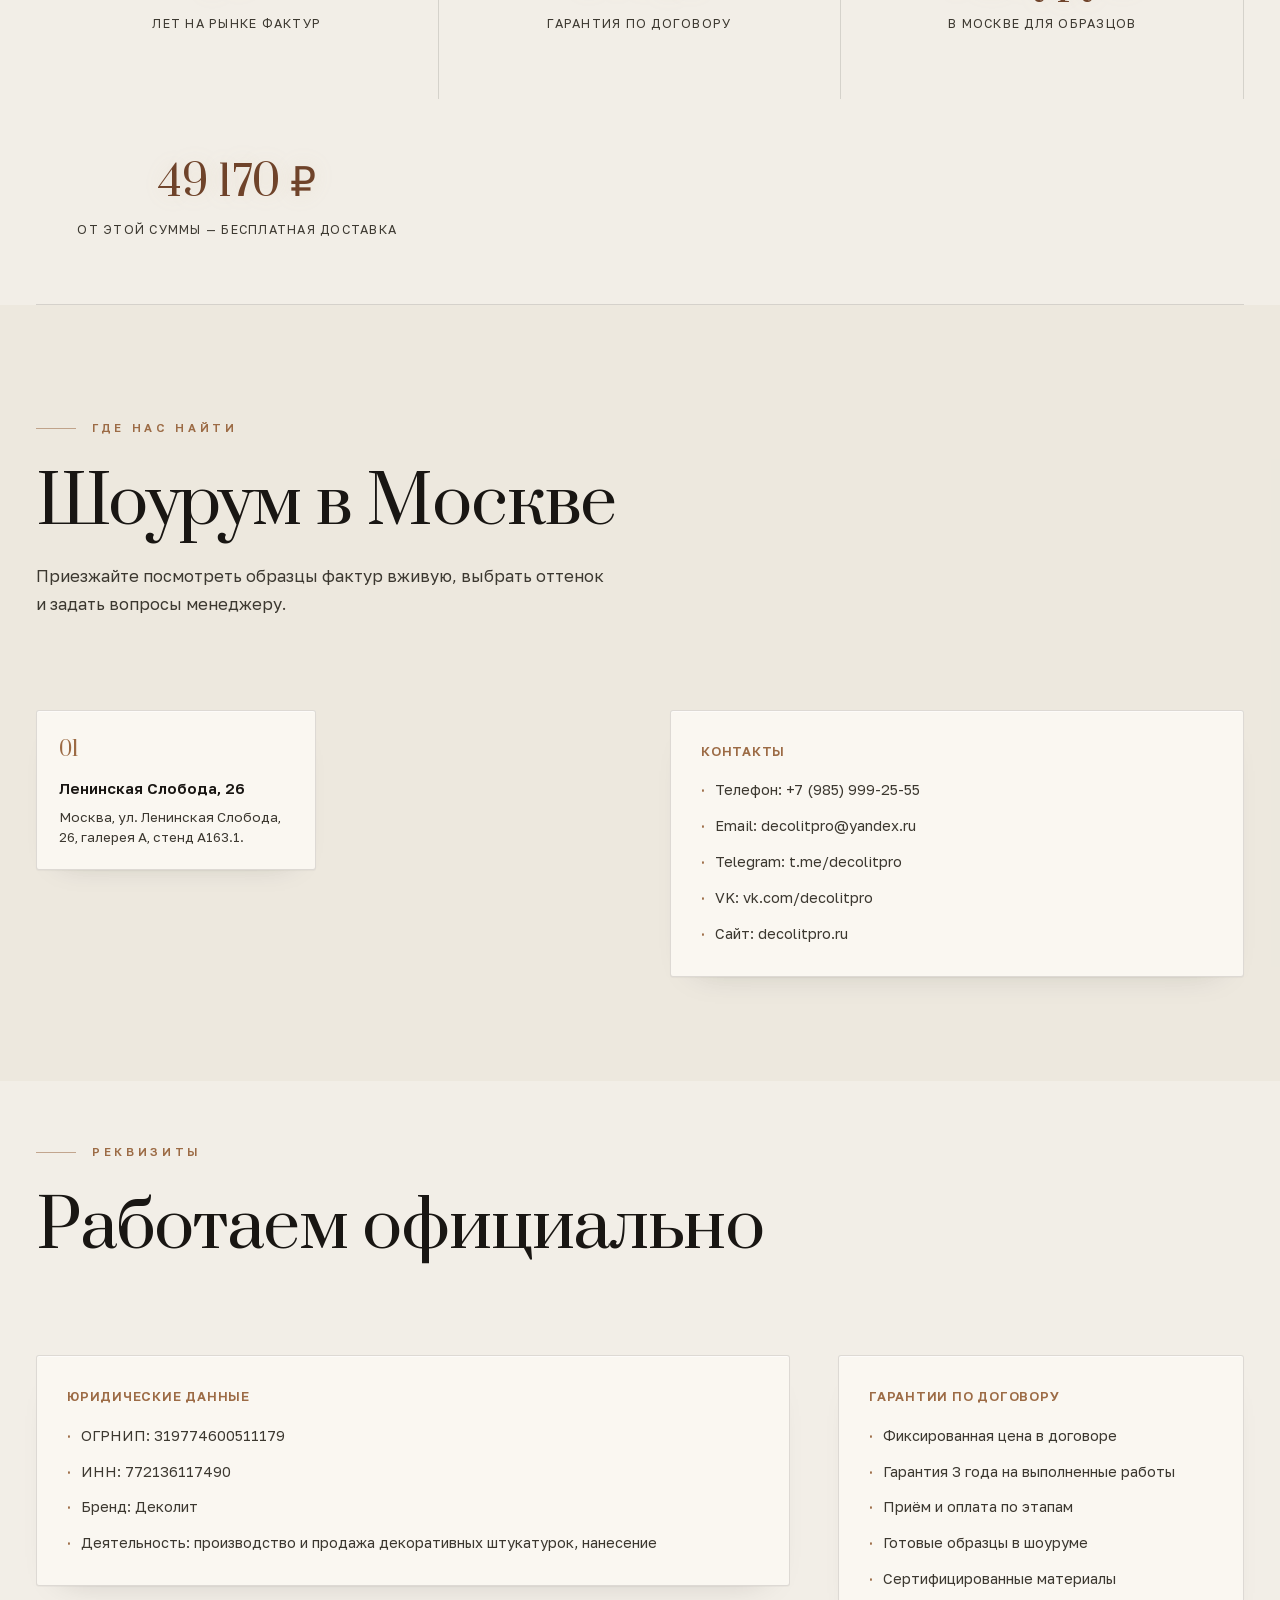
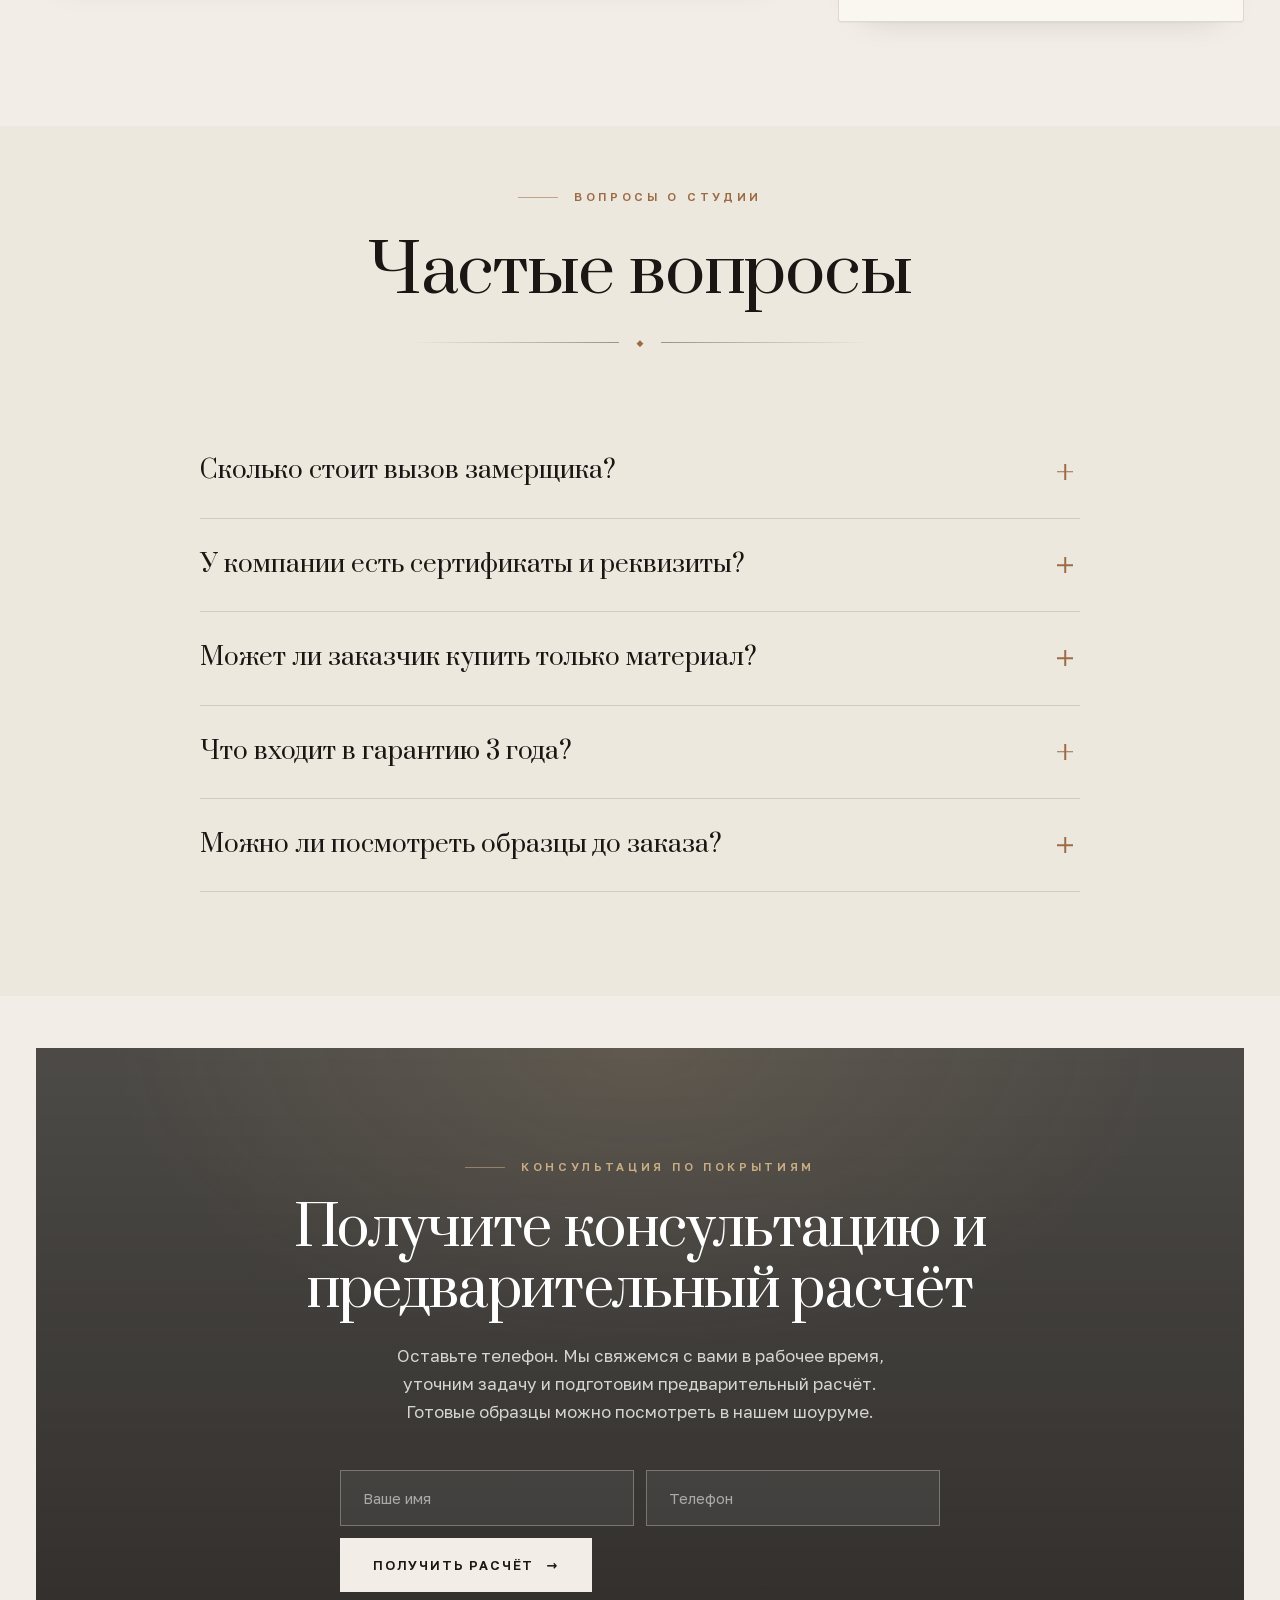
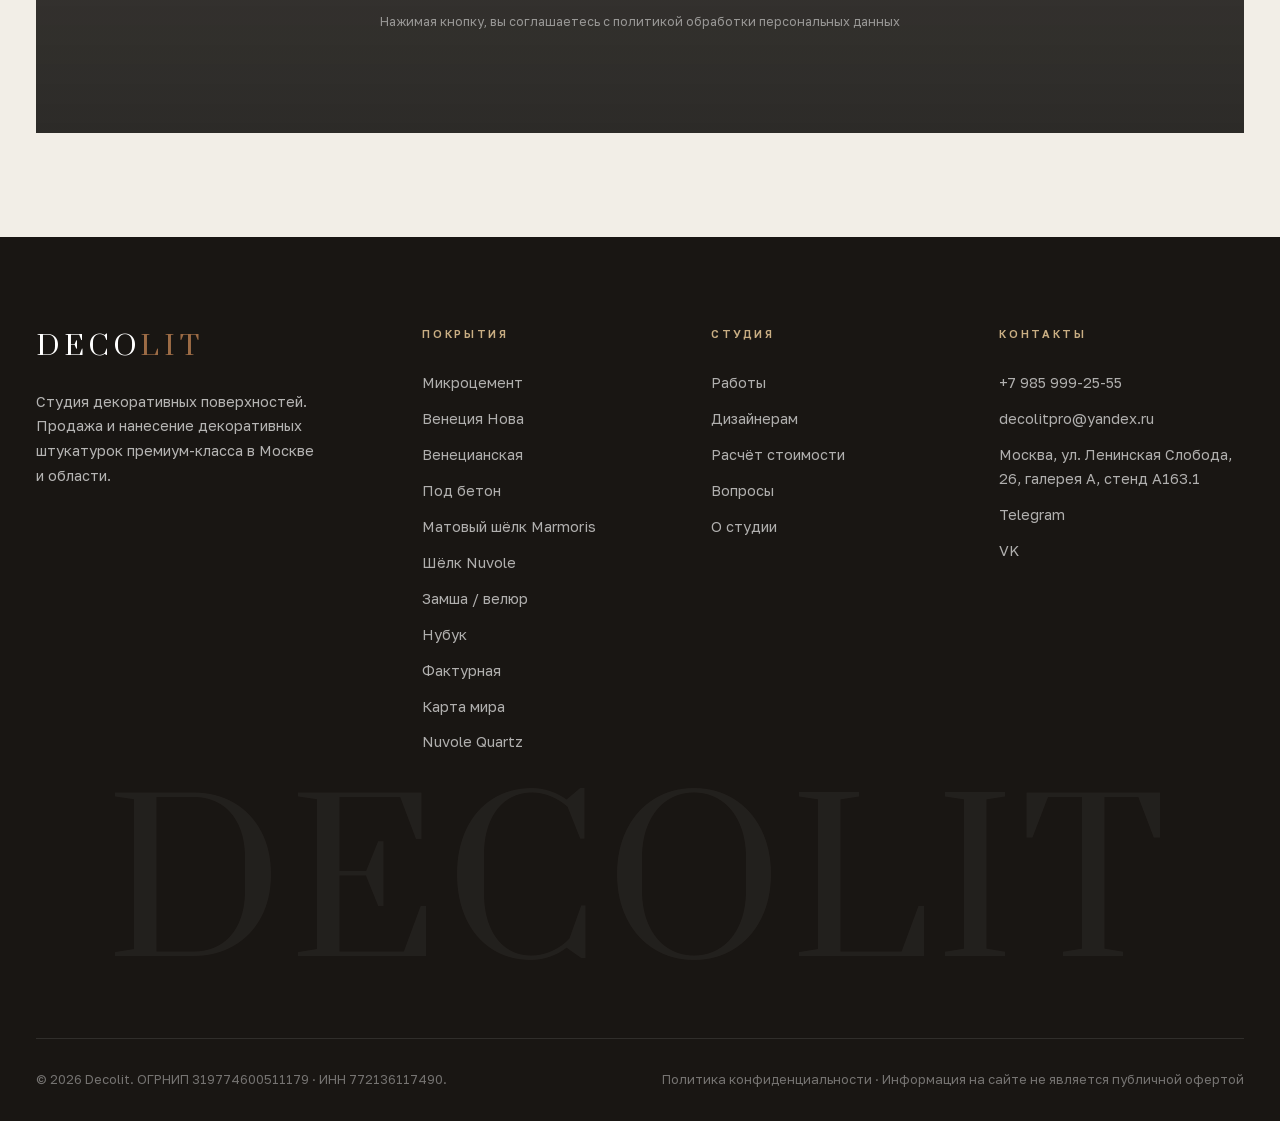
<file: site/o-studii.html>
<!DOCTYPE html>
<html lang="ru">
<head>
<meta charset="UTF-8">
<meta name="viewport" content="width=device-width, initial-scale=1.0">
<script src="js/metrika.js"></script>
<title>О студии Деколит — более 20 лет с декоративными покрытиями в Москве</title>
<meta name="description" content="Деколит — студия декоративных покрытий в Москве. Более 20 лет опыта, продажа материалов, профессиональное нанесение, гарантия 3 года и готовые образцы в шоуруме.">
<link rel="canonical" href="https://decolitpro.ru/o-studii.html">
<meta name="robots" content="index,follow">
<meta property="og:type" content="website">
<meta property="og:locale" content="ru_RU">
<meta property="og:site_name" content="Деколит">
<meta property="og:title" content="О студии Деколит — более 20 лет с декоративными покрытиями в Москве">
<meta property="og:description" content="Более 20 лет опыта, продажа материалов, профессиональное нанесение, гарантия 3 года и готовые образцы в шоуруме.">
<meta property="og:url" content="https://decolitpro.ru/o-studii.html">
<meta property="og:image" content="https://decolitpro.ru/assets/img/og-hero-20260801.png">
<meta property="og:image:width" content="1717">
<meta property="og:image:height" content="916">
<meta name="twitter:card" content="summary_large_image">
<meta name="twitter:title" content="О студии Деколит — более 20 лет с декоративными покрытиями в Москве">
<meta name="twitter:description" content="Более 20 лет опыта, профессиональное нанесение, гарантия 3 года и готовые образцы в шоуруме.">
<meta name="twitter:image" content="https://decolitpro.ru/assets/img/og-hero-20260801.png">
<!-- О компании. Реквизиты и контакты подтверждены по decolitpro.ru. -->
<link rel="preload" href="assets/fonts/prata-cyr.woff2" as="font" type="font/woff2" crossorigin>
<link rel="preload" href="assets/fonts/golos-cyr.woff2" as="font" type="font/woff2" crossorigin>
<link rel="stylesheet" href="css/fonts.css">
<link rel="stylesheet" href="css/style.css?v=no-card-lightbox-css-20260709">
<link rel="stylesheet" href="css/service.css?v=a07075c-fresh">
<link rel="stylesheet" href="css/effects.css">
</head>
<body>

<!-- HEADER -->
<header id="hdr" class="scrolled">
  <div class="wrap nav">
    <a href="index.html" class="logo">DECO<b>LIT</b></a>
    <nav class="nav-links">
      <a href="index.html#materials">Покрытия</a>
      <a href="index.html#works">Работы</a>
      <a href="index.html#calc">Расчёт</a>
      <a href="index.html#designers">Дизайнерам</a>
      <a href="o-studii.html">О нас</a>
      <a href="#studio-faq">Вопросы</a>
    </nav>
    <div class="nav-right">
      <span class="phone">+7 985 999-25-55</span>
      <a href="#contact" class="btn">Получить расчёт</a>
      <button class="burger" id="burger" aria-label="Меню"><span></span><span></span><span></span></button>
    </div>
  </div>
</header>

<div class="mobile-nav" id="mnav">
  <button class="x" id="mx" aria-label="Закрыть">×</button>
  <a href="index.html#materials">Покрытия</a>
  <a href="index.html#works">Работы</a>
  <a href="index.html#calc">Расчёт</a>
  <a href="index.html#designers">Дизайнерам</a>
  <a href="o-studii.html">О нас</a>
  <a href="#studio-faq">Вопросы</a>
  <a href="#contact" class="btn">Получить расчёт</a>
</div>

<!-- BREADCRUMBS -->
<div class="wrap crumbs">
  <a href="index.html">Главная</a><span>/</span><b>О студии</b>
</div>

<!-- HERO -->
<section class="svc-hero">
  <div class="wrap">
    <div class="grid">
      <div>
        <span class="eyebrow">Студия декоративных поверхностей · Москва</span>
        <h1>Более 20 лет работаем <em>с декоративными покрытиями</em></h1>
        <p class="sub">Деколит — производитель и подрядчик декоративных штукатурок. Делаем материалы на основе итальянских формул и собственного производственного опыта, а наносим своей бригадой — от замера до защитного слоя. Гарантия 3 года на все работы по договору.</p>
        <div class="svc-price"><span class="v">образцы в шоуруме</span><span class="u">цвета и<br>фактуры</span></div>
        <div class="cta">
          <a href="#contact" class="btn">Получить расчёт</a>
          <a href="#values" class="btn btn-ghost">Наши ценности</a>
        </div>
        <div class="facts">
          <div><div class="n" data-count="20" data-suffix="+">20+</div><div class="l">лет с фактурой</div></div>
          <div><div class="n" data-count="3" data-suffix=" года">3 года</div><div class="l">гарантия по договору</div></div>
          <div><div class="n" data-count="1" data-suffix=" шоурум">1 шоурум</div><div class="l">в Москве</div></div>
        </div>
      </div>
      <div class="visual">
        <div class="surface photo grain" style="background-image:url('assets/img/photo/about-studio.jpg');background-position:center"></div>
        <div class="badge">Деколит · мастерская фактур</div>
      </div>
    </div>
  </div>
</section>

<!-- О КОМПАНИИ / МИССИЯ -->
<section class="section section-alt">
  <div class="wrap">
    <div class="section-head reveal">
      <span class="eyebrow">О компании</span>
      <h2>Делаем декоративную штукатурку <em>понятной и доступной</em></h2>
    </div>
    <div class="about-grid">
      <div class="lead-txt reveal">
        <p>Деколит — производитель и продавец декоративных штукатурок для стен и потолков в жилых и коммерческих помещениях. Работаем с декоративными покрытиями более 20 лет.</p>
        <p>Мы создаём материалы на основе итальянских формул и собственного производственного опыта. Поэтому знаем продукт изнутри — от состава до финишного слоя — и отвечаем за результат на каждом этапе.</p>
        <p>Готовые образцы можно посмотреть и сравнить в нашем шоуруме. Мы поможем выбрать фактуру и цвет под ваш интерьер.</p>
      </div>
      <div class="apply reveal" data-d="1">
        <div class="a-item"><div class="ic">01</div><h4>Материал и работа</h4><p>Производим и продаём материал, а также наносим под ключ своей бригадой.</p></div>
        <div class="a-item"><div class="ic">02</div><h4>Образцы в шоуруме</h4><p>Показываем готовые цвета и фактуры, чтобы вы могли сравнить варианты до заказа.</p></div>
        <div class="a-item"><div class="ic">03</div><h4>Стоимость в договоре</h4><p>Согласованная стоимость и состав работ фиксируются в договоре.</p></div>
        <div class="a-item"><div class="ic">04</div><h4>Гарантия 3 года</h4><p>На все выполненные работы — дефекты по нашей вине устраняем бесплатно.</p></div>
      </div>
    </div>
  </div>
</section>

<!-- МИССИЯ / МАНИФЕСТ -->
<section class="statement">
  <div class="statement-bg tex tex-suede grain"></div>
  <div class="wrap">
    <p class="reveal">Превратить стены каждого дома в <em>произведение искусства</em>. Делать декоративную штукатурку доступной и понятной для каждого.</p>
    <div class="sig reveal" data-d="1">Миссия Деколит</div>
  </div>
</section>

<!-- ЦЕННОСТИ -->
<section class="section" id="values">
  <div class="wrap">
    <div class="section-head reveal">
      <span class="eyebrow">Ценности</span>
      <h2>Принципы, на которых построена работа</h2>
    </div>
    <div class="adv reveal">
      <div class="item"><div class="num">01</div><h3>Качество</h3><p>Продукт, который служит годами. Материалы экологичные и сертифицированные.</p></div>
      <div class="item"><div class="num">02</div><h3>Красота</h3><p>Эстетика в каждом покрытии. Подбираем фактуру под конкретный интерьер.</p></div>
      <div class="item"><div class="num">03</div><h3>Доступность</h3><p>Адекватная цена при хорошем качестве. Без скрытых наценок.</p></div>
      <div class="item"><div class="num">04</div><h3>Простота</h3><p>Понятный выбор, понятная инструкция, фиксированная цена в договоре.</p></div>
      <div class="item"><div class="num">05</div><h3>Честность</h3><p>Помогаем сравнить готовые образцы в шоуруме и выбрать подходящее покрытие.</p></div>
      <div class="item"><div class="num">06</div><h3>Надёжность</h3><p>Свойства и срок службы покрытия зависят от выбранного материала, подготовки основания, нанесения и условий эксплуатации.</p></div>
      <div class="item"><div class="num">07</div><h3>Сотрудничество</h3><p>Работаем с дизайнерами и говорим на одном языке с профессионалами.</p></div>
      <div class="item"><div class="num">08</div><h3>Долговечность</h3><p>Гарантия 3 года на все выполненные работы по договору.</p></div>
    </div>
  </div>
</section>

<!-- ЧТО ОТЛИЧАЕТ -->
<section class="section section-alt">
  <div class="wrap">
    <div class="section-head reveal">
      <span class="eyebrow">Что нас отличает</span>
      <h2>Почему клиенты остаются с нами</h2>
    </div>
    <div class="flow">
      <div class="row reveal"><div class="step-no">1</div><div><h3>Индивидуальный подход</h3><p>Подбираем фактуру и решение под конкретный интерьер, а не «по шаблону». Каждый объект — отдельная задача.</p></div></div>
      <div class="row reveal"><div class="step-no">2</div><div><h3>Надёжность и долговечность</h3><p>Подбираем материал и защитное покрытие с учётом помещения, основания и предполагаемой нагрузки.</p></div></div>
      <div class="row reveal"><div class="step-no">3</div><div><h3>Сотрудничество с дизайнерами</h3><p>Понимаем задачи проектов и говорим на одном языке с профессионалами. Отдельный менеджер на каждый объект.</p></div></div>
      <div class="row reveal"><div class="step-no">4</div><div><h3>Гарантия 3 года</h3><p>На все выполненные работы. Если в течение срока возникнут дефекты по нашей вине — переделываем за свой счёт.</p></div></div>
      <div class="row reveal"><div class="step-no">5</div><div><h3>Стоимость в договоре</h3><p>После уточнения задачи готовим расчёт. Согласованная стоимость и состав работ фиксируются в договоре.</p></div></div>
      <div class="row reveal"><div class="step-no">6</div><div><h3>Бесплатная доставка</h3><p>Доставка материала при покупке от 50 000 ₽ — бесплатная.</p></div></div>
      <div class="row reveal"><div class="step-no">7</div><div><h3>Образцы в шоуруме</h3><p>В шоуруме можно посмотреть готовые цвета и фактуры и выбрать подходящий вариант.</p></div></div>
      <div class="row reveal"><div class="step-no">8</div><div><h3>Опытные мастера</h3><p>Мастера имеют опыт работы с декоративными покрытиями более 10 лет.</p></div></div>
    </div>
  </div>
</section>

<!-- КАК МЫ РАБОТАЕМ -->
<section class="section">
  <div class="wrap">
    <div class="section-head reveal">
      <span class="eyebrow">Формат работы</span>
      <h2>Путь от заявки до <em>готовой стены</em></h2>
    </div>
    <div class="steps">
      <div class="step reveal"><div class="no">01</div><h3>Заявка</h3><p>Клиент оставляет заявку на расчёт стоимости материала и работы и встречается с замерщиком.</p></div>
      <div class="step reveal" data-d="1"><div class="no">02</div><h3>Расчёт стоимости</h3><p>Уточняем задачу и готовим расчёт. Согласованная стоимость и состав работ фиксируются в договоре.</p></div>
      <div class="step reveal" data-d="2"><div class="no">03</div><h3>Выбор покрытия</h3><p>Показываем готовые образцы в шоуруме и помогаем выбрать фактуру и цвет.</p></div>
      <div class="step reveal" data-d="3"><div class="no">04</div><h3>Приём работы</h3><p>Клиент принимает, утверждает и оплачивает каждый этап работ. Гарантия 3 года.</p></div>
    </div>
  </div>
</section>

<!-- ДОВЕРИЕ / ЦИФРЫ -->
<section class="trust-section">
  <div class="wrap">
    <div class="trust reveal">
      <div><div class="n" data-count="20" data-suffix="+">20+</div><div class="l">лет на рынке фактур</div></div>
      <div><div class="n" data-count="3" data-suffix=" года">3 года</div><div class="l">гарантия по договору</div></div>
      <div><div class="n" data-count="1" data-suffix=" шоурум">1 шоурум</div><div class="l">в Москве для образцов</div></div>
      <div><div class="n" data-count="50000" data-suffix=" ₽">50 000 ₽</div><div class="l">от этой суммы — бесплатная доставка</div></div>
    </div>
  </div>
</section>

<!-- ШОУРУМ / КОНТАКТЫ -->
<section class="section section-alt">
  <div class="wrap">
    <div class="section-head reveal">
      <span class="eyebrow">Где нас найти</span>
      <h2>Шоурум в Москве</h2>
      <p class="muted lead">Приезжайте посмотреть образцы фактур вживую, выбрать оттенок и задать вопросы менеджеру.</p>
    </div>
    <div class="about-grid">
      <div class="apply reveal">
        <div class="a-item"><div class="ic">01</div><h4>Ленинская Слобода, 26</h4><p>Москва, ул. Ленинская Слобода, 26, галерея А, стенд А163.1.</p></div>
      </div>
      <div class="price-note reveal" data-d="1">
        <h4>Контакты</h4>
        <ul>
          <li>Телефон: +7 (985) 999-25-55</li>
          <li>Email: decolitpro@yandex.ru</li>
          <li>Telegram: t.me/decolitpro</li>
          <li>VK: vk.com/decolitpro</li>
          <li>Сайт: decolitpro.ru</li>
        </ul>
      </div>
    </div>
  </div>
</section>

<!-- РЕКВИЗИТЫ -->
<section class="section">
  <div class="wrap">
    <div class="section-head reveal">
      <span class="eyebrow">Реквизиты</span>
      <h2>Работаем официально</h2>
    </div>
    <div class="price-wrap">
      <div class="price-note reveal">
        <h4>Юридические данные</h4>
        <ul>
          <li>ОГРНИП: 319774600511179</li>
          <li>ИНН: 772136117490</li>
          <li>Бренд: Деколит</li>
          <li>Деятельность: производство и продажа декоративных штукатурок, нанесение</li>
        </ul>
      </div>
      <div class="price-note reveal" data-d="1">
        <h4>Гарантии по договору</h4>
        <ul>
          <li>Фиксированная цена в договоре</li>
          <li>Гарантия 3 года на выполненные работы</li>
          <li>Приём и оплата по этапам</li>
          <li>Готовые образцы в шоуруме</li>
          <li>Сертифицированные материалы</li>
        </ul>
      </div>
    </div>
  </div>
</section>

<!-- FAQ -->
<section class="section section-alt" id="studio-faq">
  <div class="wrap">
    <div class="section-head section-head-center reveal">
      <span class="eyebrow eyebrow-center">Вопросы о студии</span>
      <h2>Частые вопросы</h2>
      <div class="seam"><span>◆</span></div>
    </div>
    <div class="faq">
      <div class="q reveal"><button>Сколько стоит вызов замерщика?<span class="ic"></span></button><div class="a"><p>Зависит от нахождения объекта. Точную стоимость замерщик назовёт при согласовании выезда.</p></div></div>
      <div class="q reveal"><button>У компании есть сертификаты и реквизиты?<span class="ic"></span></button><div class="a"><p>Да. Работаем официально: ОГРНИП 319774600511179, ИНН 772136117490. Материалы сертифицированы.</p></div></div>
      <div class="q reveal"><button>Может ли заказчик купить только материал?<span class="ic"></span></button><div class="a"><p>Да, об этом нужно сообщить менеджеру до составления договора. Можно купить материал с доставкой, а можно заказать полный цикл под ключ.</p></div></div>
      <div class="q reveal"><button>Что входит в гарантию 3 года?<span class="ic"></span></button><div class="a"><p>Гарантия покрывает дефекты, возникшие по нашей вине — отслоение, трещины, изменение свойств покрытия при соблюдении условий эксплуатации. Переделываем за свой счёт.</p></div></div>
      <div class="q reveal"><button>Можно ли посмотреть образцы до заказа?<span class="ic"></span></button><div class="a"><p>Да. Готовые образцы цветов и фактур можно посмотреть и сравнить в нашем шоуруме в Москве.</p></div></div>
    </div>
  </div>
</section>

<!-- FINAL CTA -->
<section class="section" id="contact">
  <div class="wrap">
    <div class="final reveal">
      <div class="tex tex-microcement grain"></div>
      <span class="eyebrow eyebrow-sand eyebrow-center">Консультация по покрытиям</span>
      <h2>Получите консультацию и предварительный расчёт</h2>
      <p>Оставьте телефон. Мы свяжемся с вами в рабочее время, уточним задачу и подготовим предварительный расчёт. Готовые образцы можно посмотреть в нашем шоуруме.</p>
      <form class="form" novalidate data-lead-form>
        <input type="text" name="name" placeholder="Ваше имя" aria-label="Имя" autocomplete="name" required>
        <input type="tel" name="phone" placeholder="Телефон" aria-label="Телефон" autocomplete="tel" required>
        <button class="btn btn-light" type="submit">Получить расчёт</button>
      </form>
      <div class="form-note">Нажимая кнопку, вы соглашаетесь с <a href="politika.html">политикой обработки персональных данных</a></div>
    </div>
  </div>
</section>

<!-- FOOTER -->
<footer>
  <div class="wrap">
    <div class="foot">
      <div>
        <div class="logo">DECO<b>LIT</b></div>
        <p>Студия декоративных поверхностей. Продажа и нанесение декоративных штукатурок премиум-класса в Москве и области.</p>
      </div>
      <div>
        <h4>Покрытия</h4>
        <a href="pokrytiya/mikrocement.html">Микроцемент</a>
        <a href="pokrytiya/venezia-nova.html">Венеция Нова</a>
        <a href="pokrytiya/venecianka.html">Венецианская</a>
        <a href="pokrytiya/beton.html">Под бетон</a>
        <a href="pokrytiya/marmoris.html">Матовый шёлк Marmoris</a>
        <a href="pokrytiya/shelk.html">Шёлк Nuvole</a>
        <a href="pokrytiya/zamsha.html">Замша / велюр</a>
        <a href="pokrytiya/nubuk.html">Нубук</a>
        <a href="pokrytiya/fakturnaya.html">Фактурная</a>
        <a href="pokrytiya/karta-mira.html">Карта мира</a>
        <a href="pokrytiya/nuvole-quartz.html">Nuvole Quartz</a>
      </div>
      <div>
        <h4>Студия</h4>
        <a href="index.html#works">Работы</a>
        <a href="index.html#designers">Дизайнерам</a>
        <a href="index.html#calc">Расчёт стоимости</a>
        <a href="index.html#faq">Вопросы</a>
        <a href="o-studii.html">О студии</a>
      </div>
      <div>
        <h4>Контакты</h4>
        <a href="tel:+79859992555">+7 985 999-25-55</a>
        <a href="mailto:decolitpro@yandex.ru">decolitpro@yandex.ru</a>
        <a href="https://yandex.ru/maps/?text=Москва%2C+ул.+Ленинская+Слобода%2C+26" target="_blank" rel="noopener">Москва, ул. Ленинская Слобода, 26, галерея А, стенд А163.1</a>
        <a href="https://t.me/decolitpro" target="_blank" rel="noopener">Telegram</a>
        <a href="https://vk.com/decolitpro" target="_blank" rel="noopener">VK</a>
      </div>
    </div>
    <div class="foot-mark" aria-hidden="true">DECOLIT</div>
    <div class="foot-bottom">
      <span>© 2026 Decolit. ОГРНИП 319774600511179 · ИНН 772136117490.</span>
      <span><a href="politika.html">Политика конфиденциальности</a> · Информация на сайте не является публичной офертой</span>
    </div>
  </div>
</footer>

<script src="js/main.js?v=no-card-lightbox-20260709"></script>
<script src="js/effects.js?v=a07075c-fresh"></script>
<script type="application/ld+json">
{
  "@context": "https://schema.org",
  "@graph": [
    {
      "@type": "ProfessionalService",
      "@id": "https://decolitpro.ru/#organization",
      "name": "Деколит",
      "url": "https://decolitpro.ru/",
      "image": "https://decolitpro.ru/assets/img/og-hero-20260801.png",
      "telephone": "+79859992555",
      "email": "decolitpro@yandex.ru",
      "address": {
        "@type": "PostalAddress",
        "streetAddress": "ул. Ленинская Слобода, 26, галерея А, стенд А163.1",
        "addressLocality": "Москва",
        "addressCountry": "RU"
      },
      "areaServed": [
        "Москва",
        "Московская область"
      ],
      "priceRange": "₽₽₽",
      "sameAs": [
        "https://t.me/decolitpro",
        "https://vk.com/decolitpro"
      ]
    },
    {
      "@type": "AboutPage",
      "@id": "https://decolitpro.ru/o-studii.html#about",
      "url": "https://decolitpro.ru/o-studii.html",
      "name": "О студии Деколит — более 20 лет с декоративными покрытиями в Москве",
      "description": "Деколит — студия декоративных покрытий в Москве. Более 20 лет опыта, профессиональное нанесение, гарантия 3 года и готовые образцы в шоуруме.",
      "isPartOf": {
        "@id": "https://decolitpro.ru/#website"
      },
      "about": {
        "@id": "https://decolitpro.ru/#organization"
      }
    },
    {
      "@type": "BreadcrumbList",
      "@id": "https://decolitpro.ru/o-studii.html#breadcrumb",
      "itemListElement": [
        {
          "@type": "ListItem",
          "position": 1,
          "name": "Главная",
          "item": "https://decolitpro.ru/"
        },
        {
          "@type": "ListItem",
          "position": 2,
          "name": "О студии",
          "item": "https://decolitpro.ru/o-studii.html"
        }
      ]
    }
  ]
}
</script>
</body>
</html>
</file>
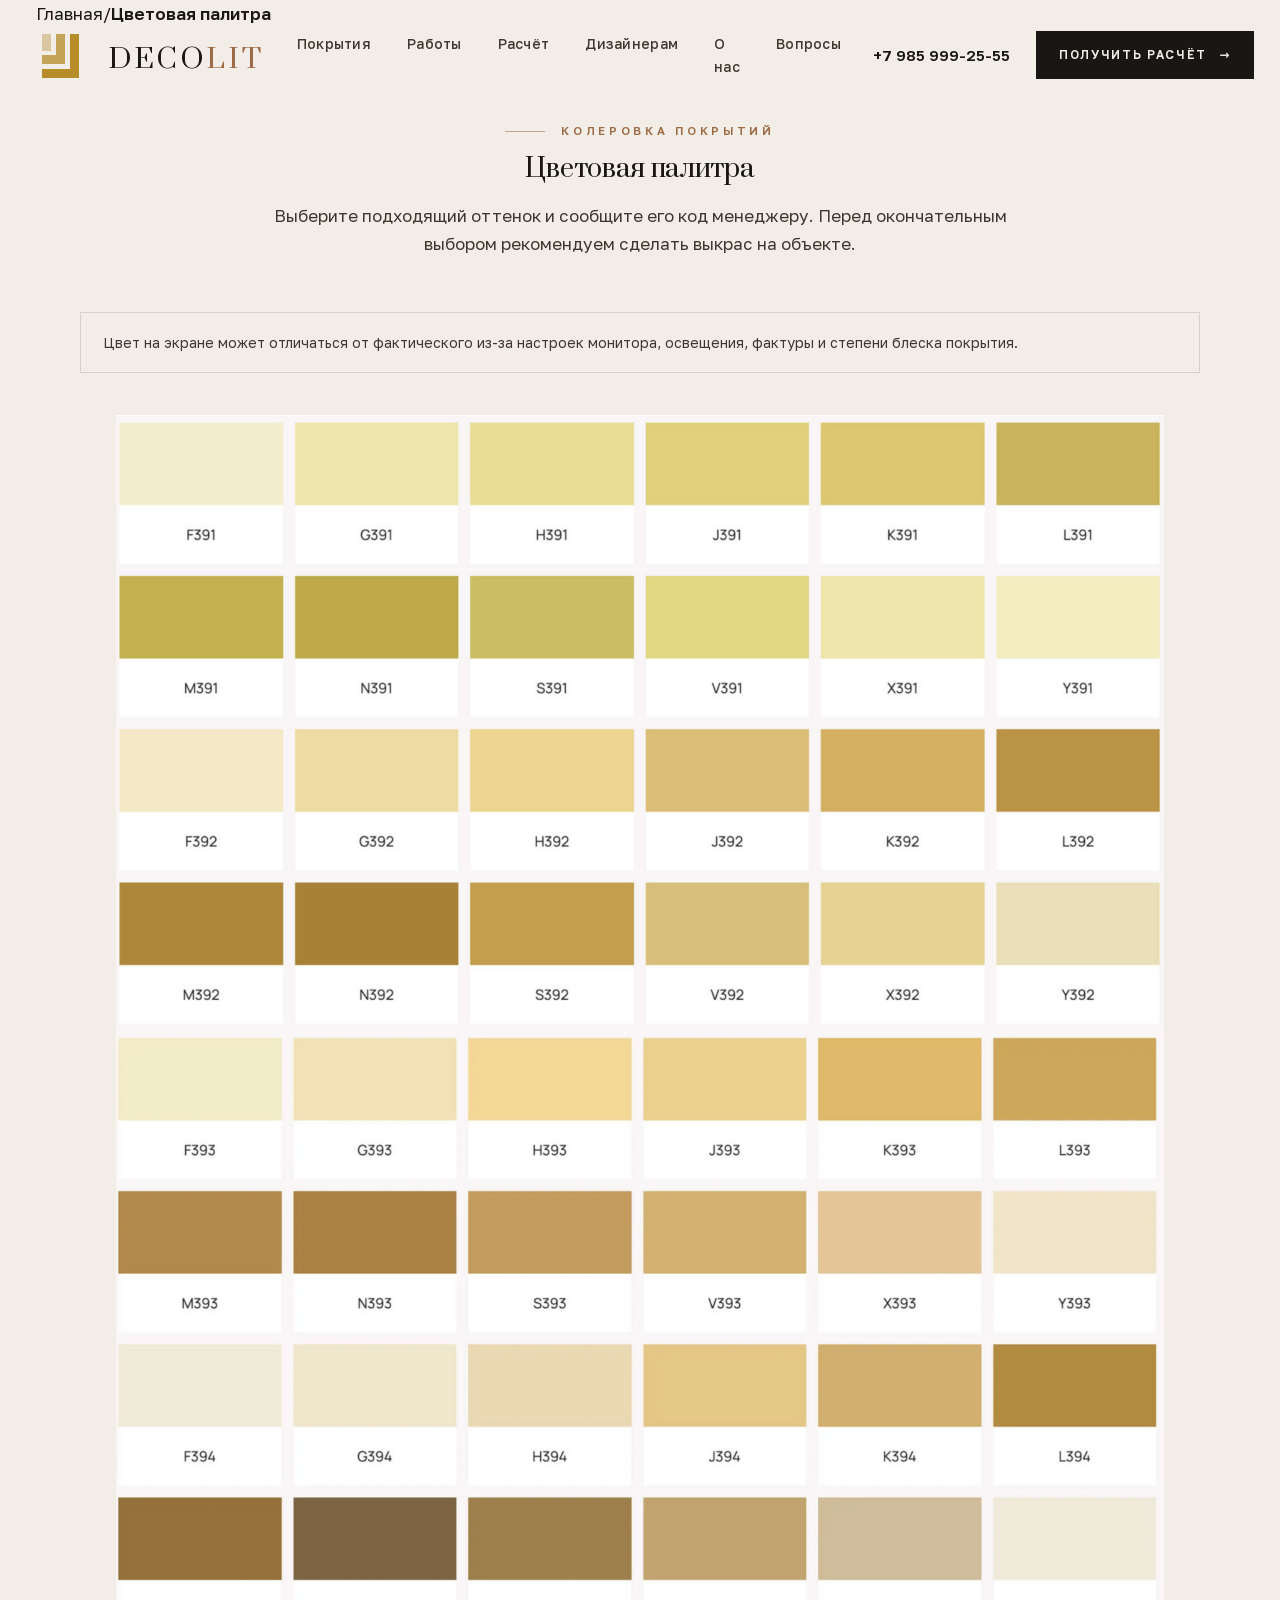
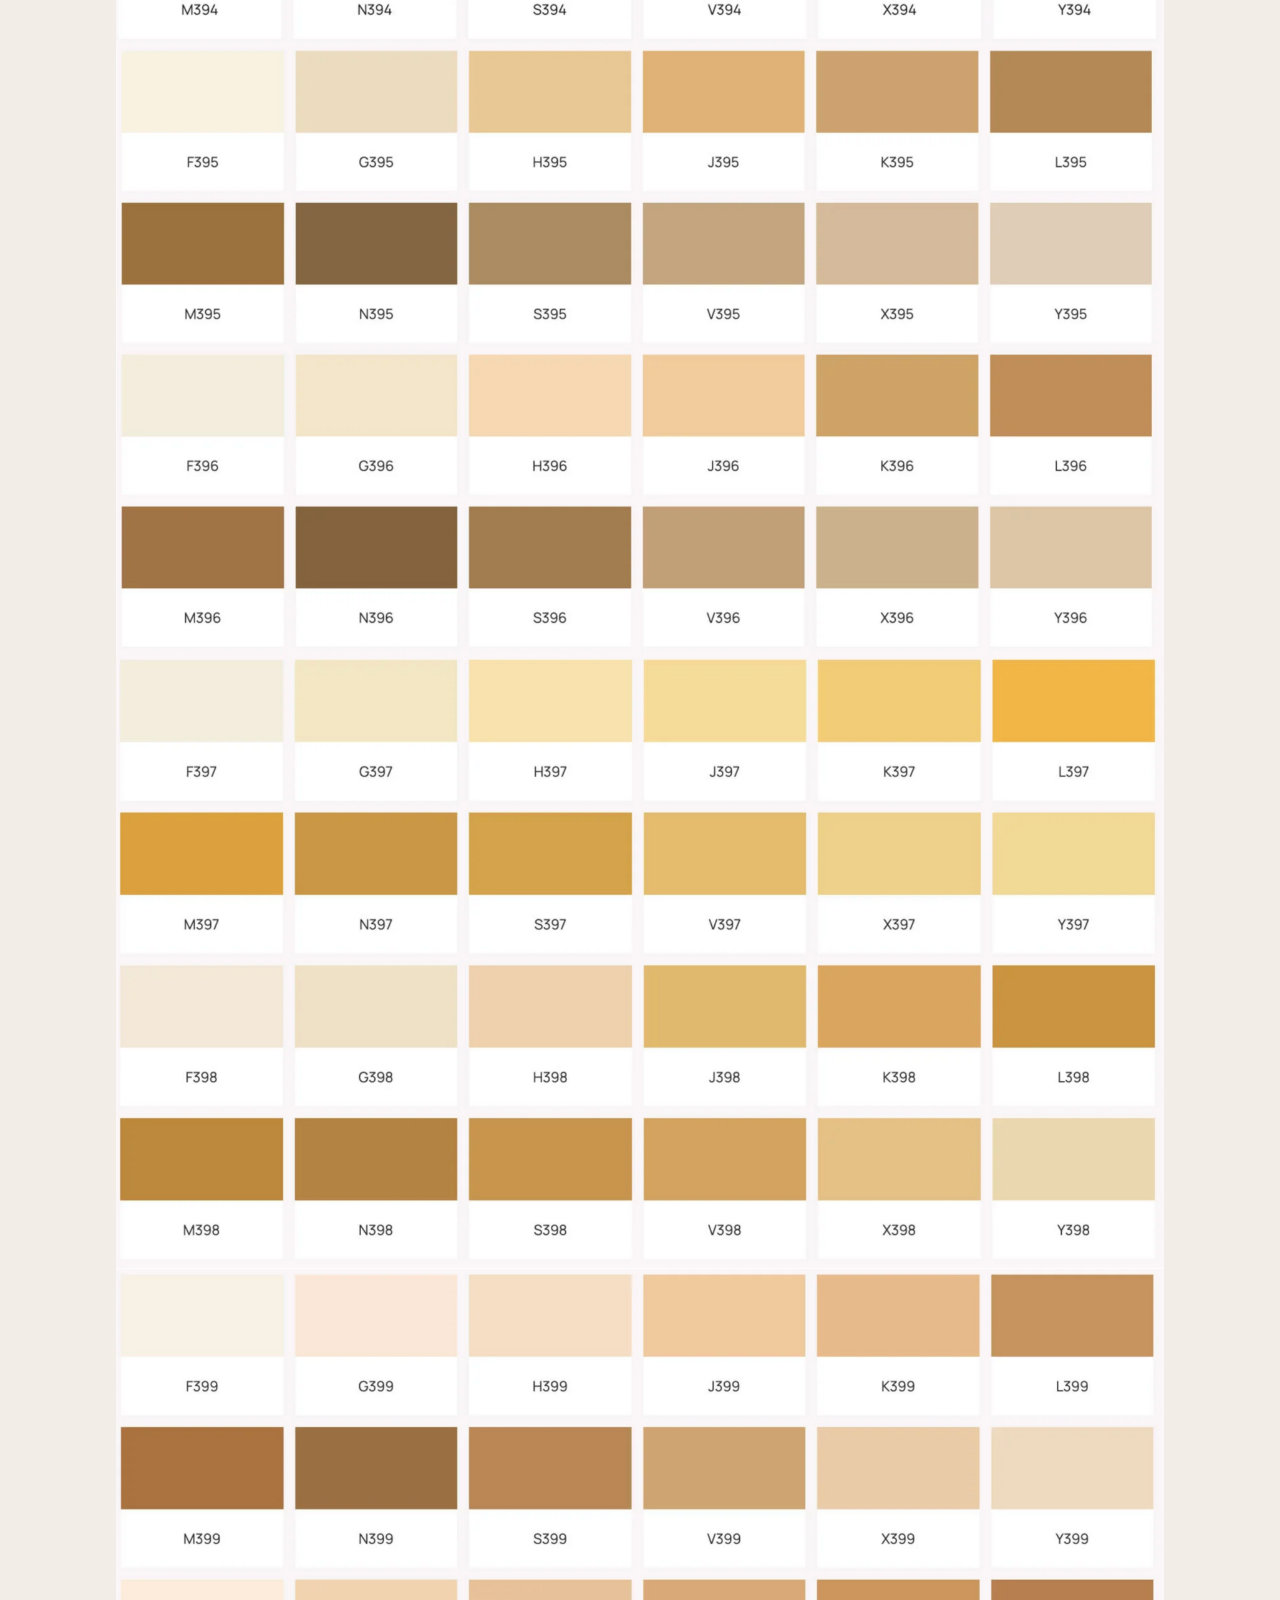
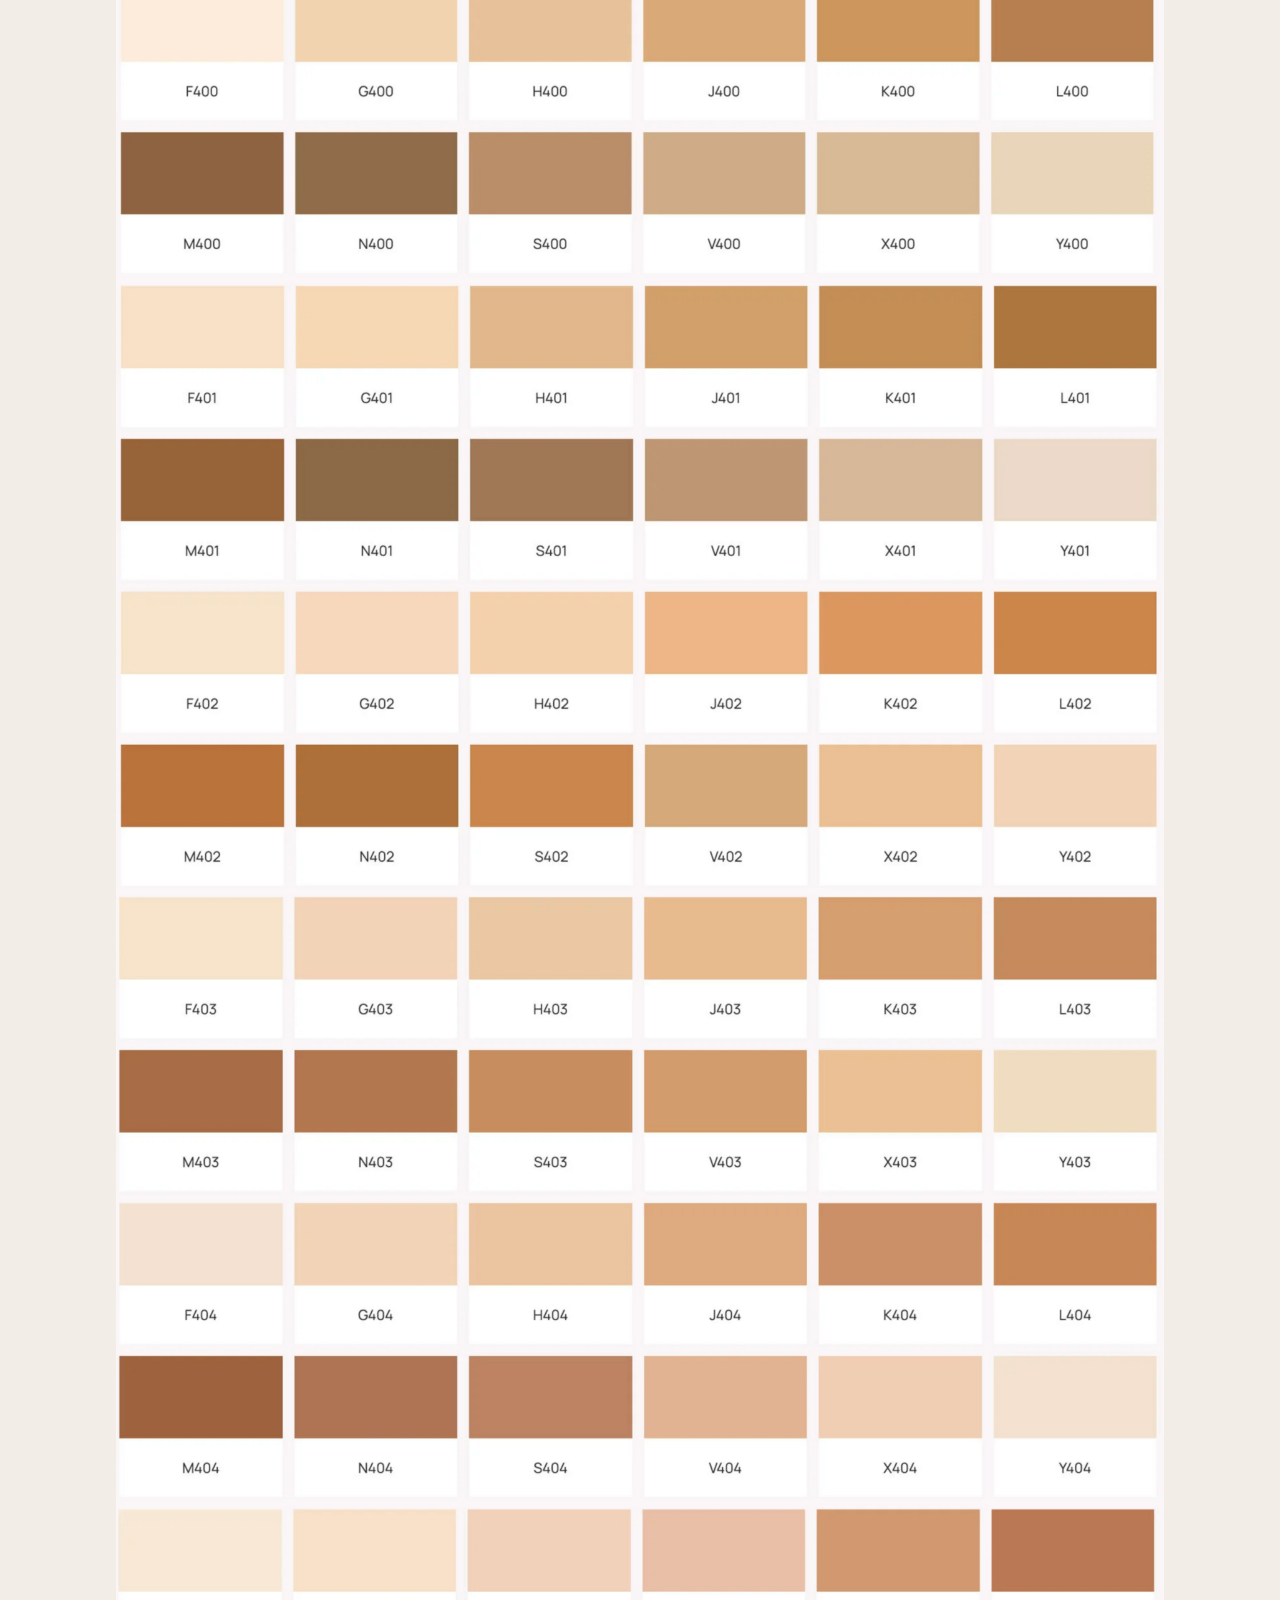
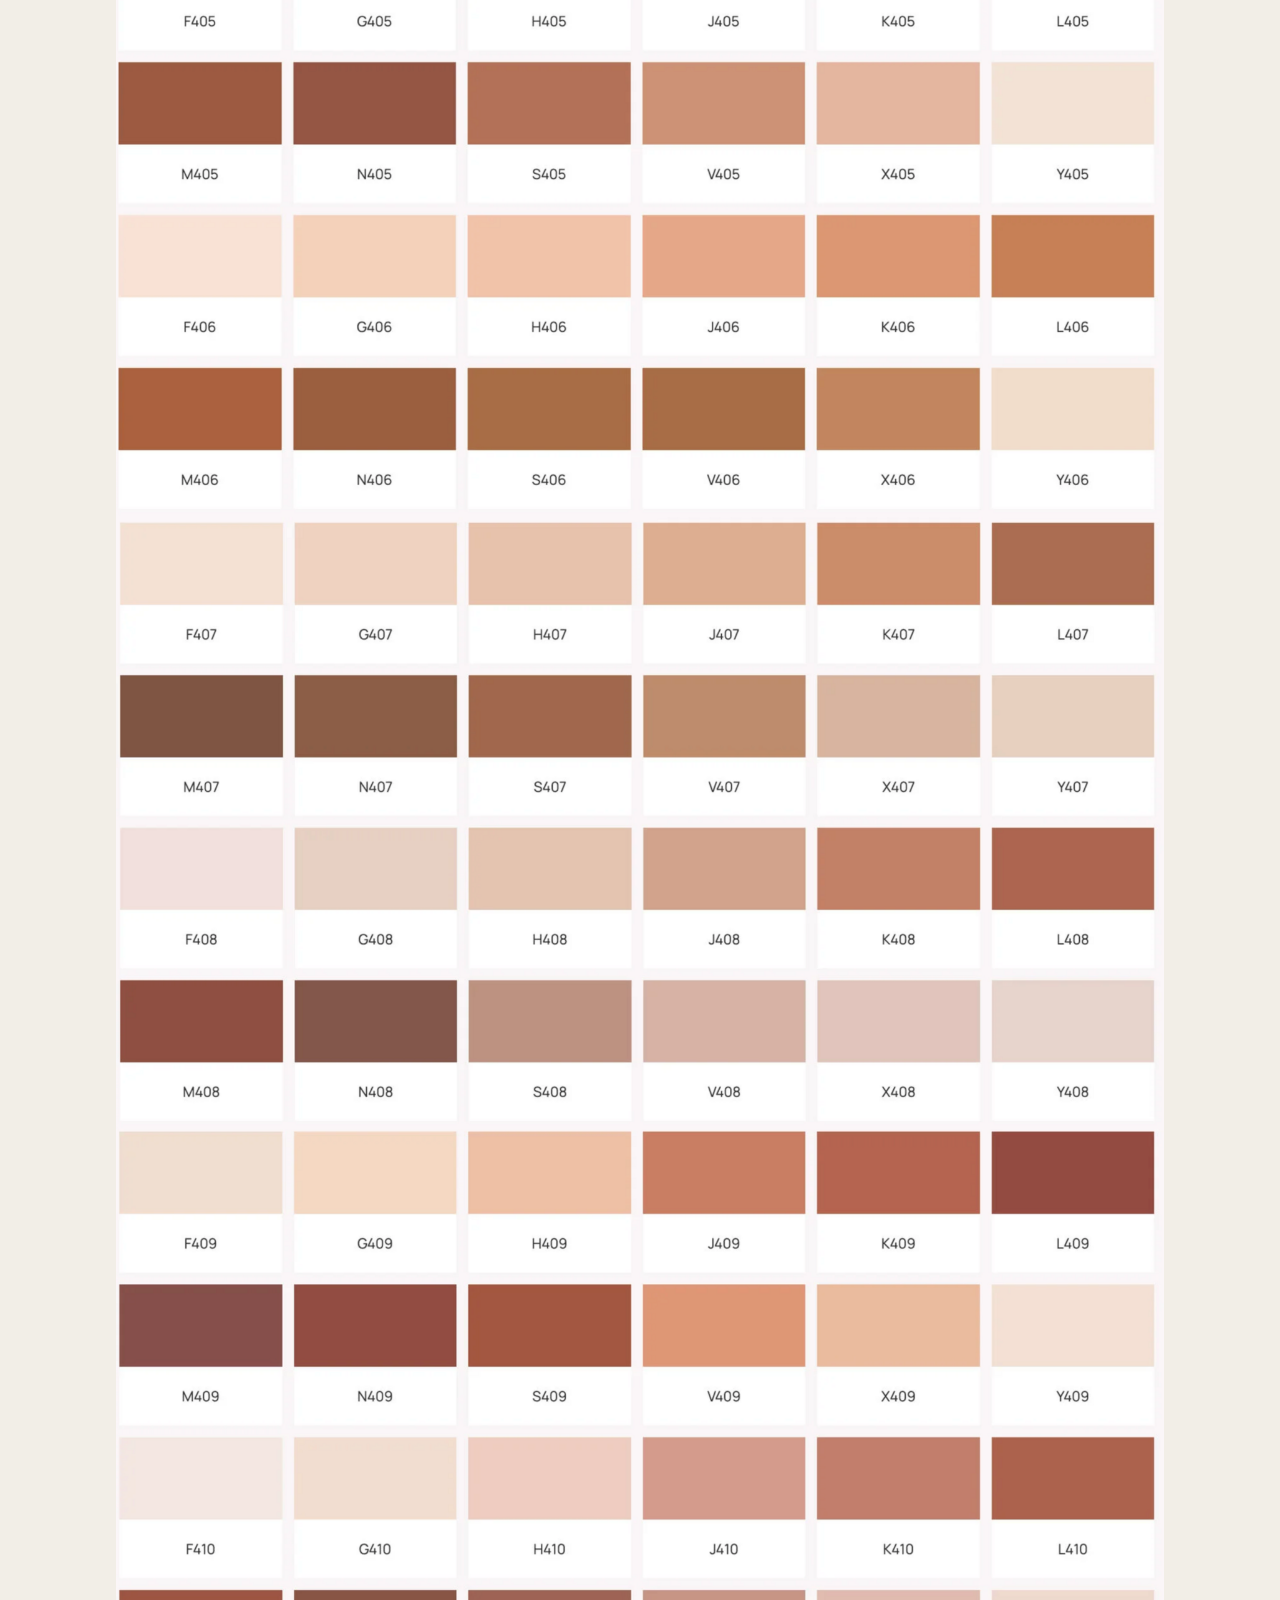
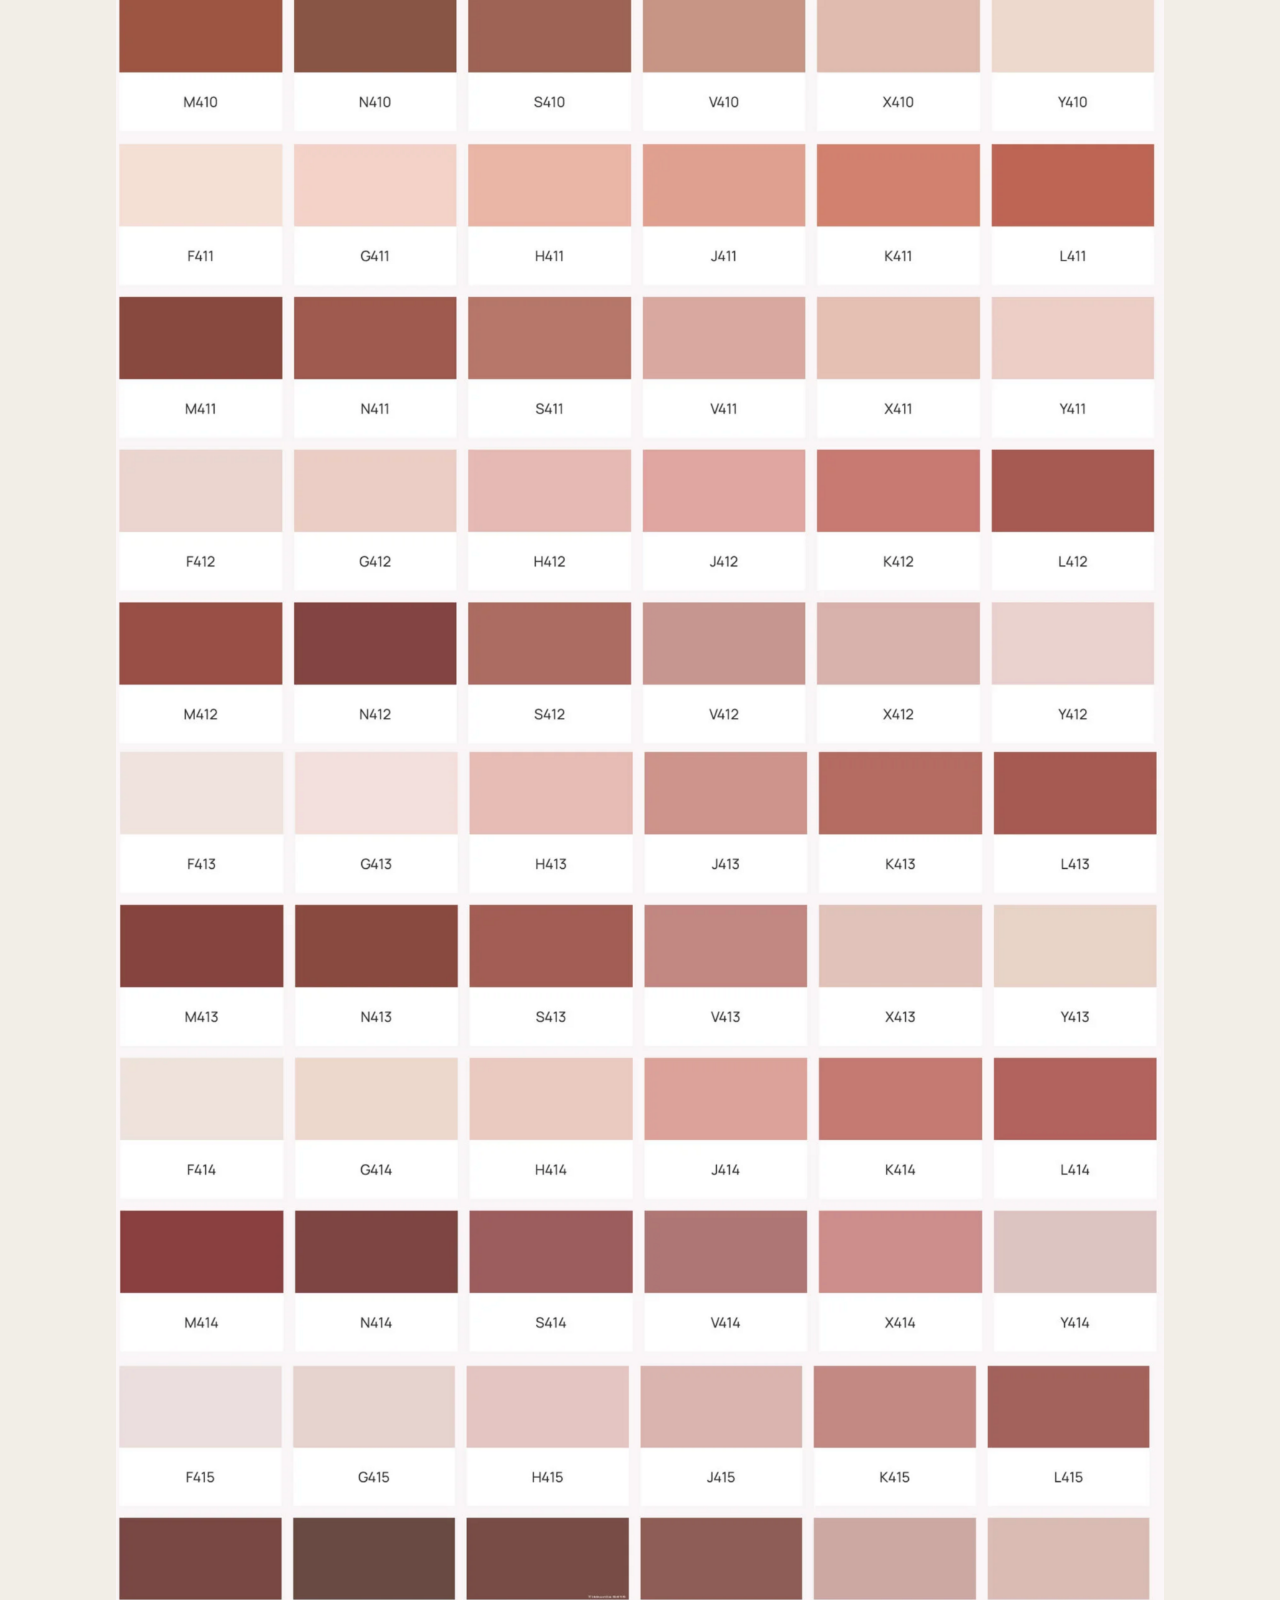
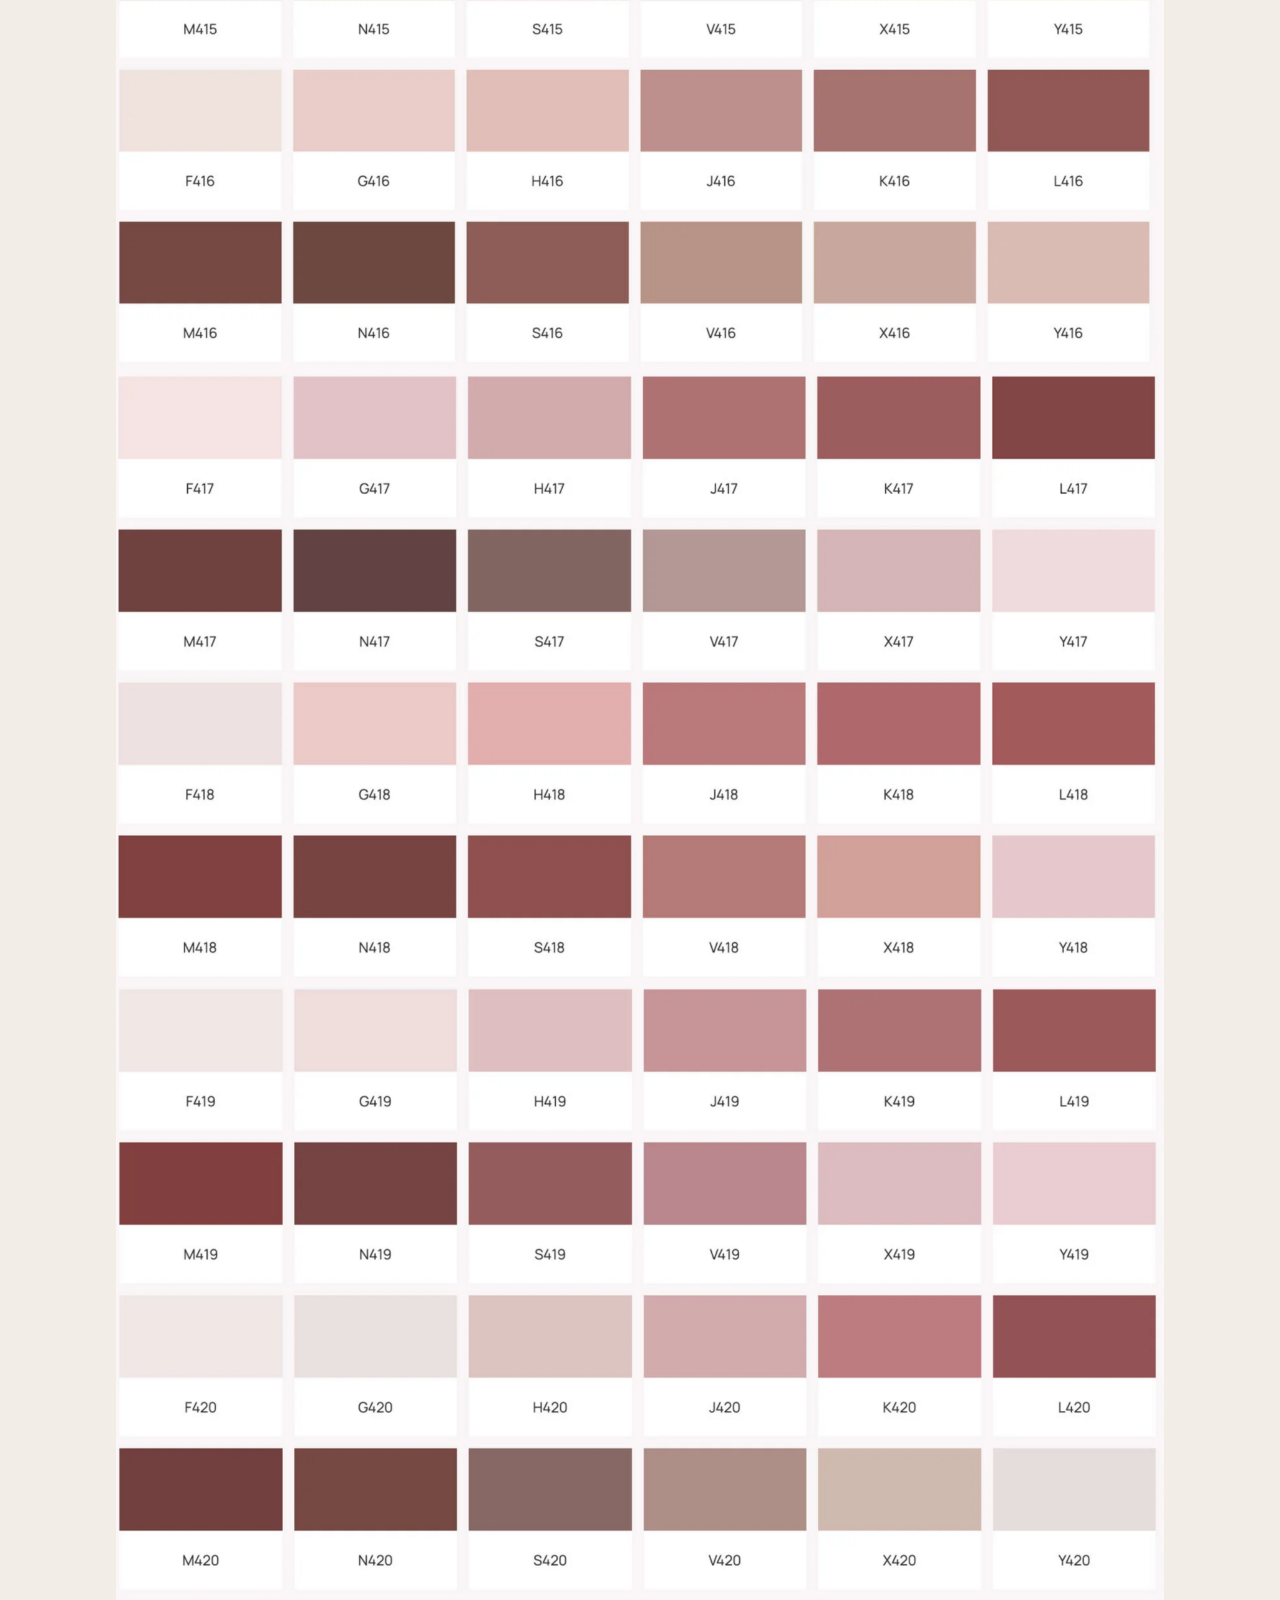
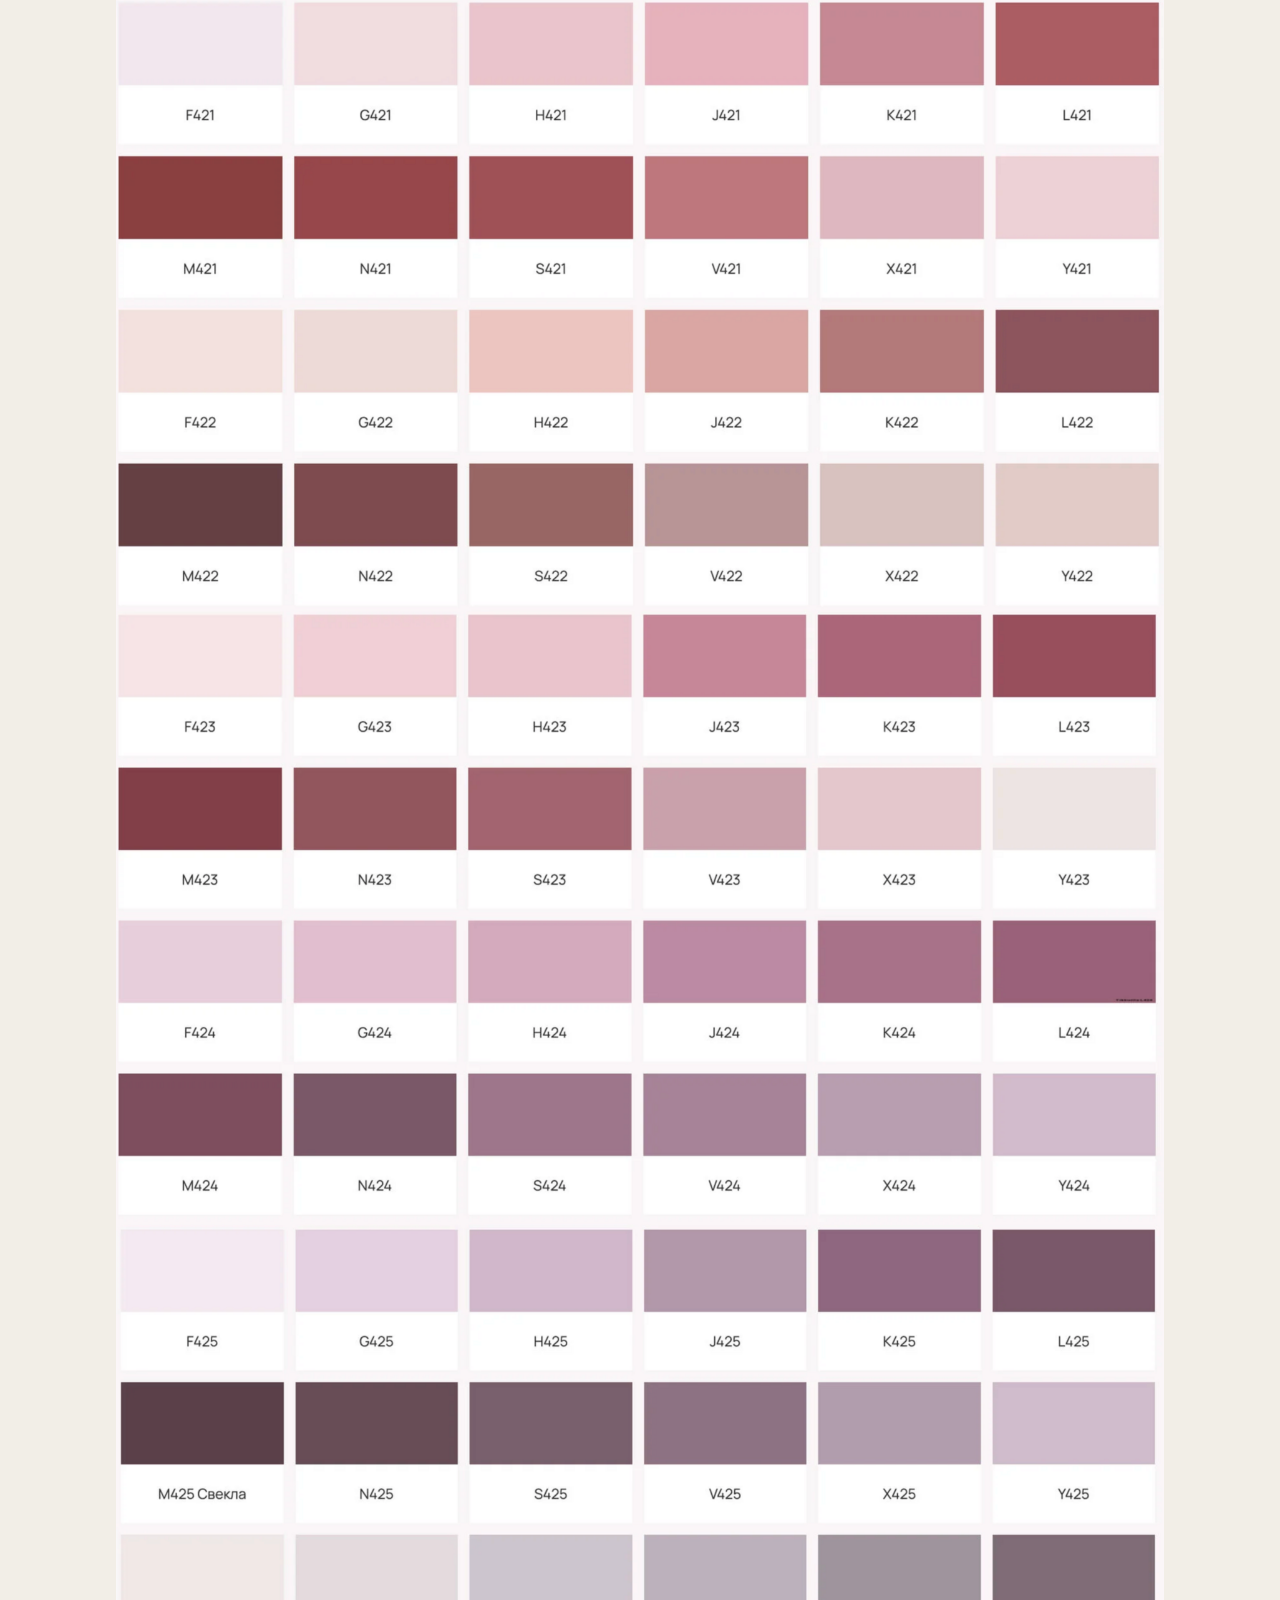
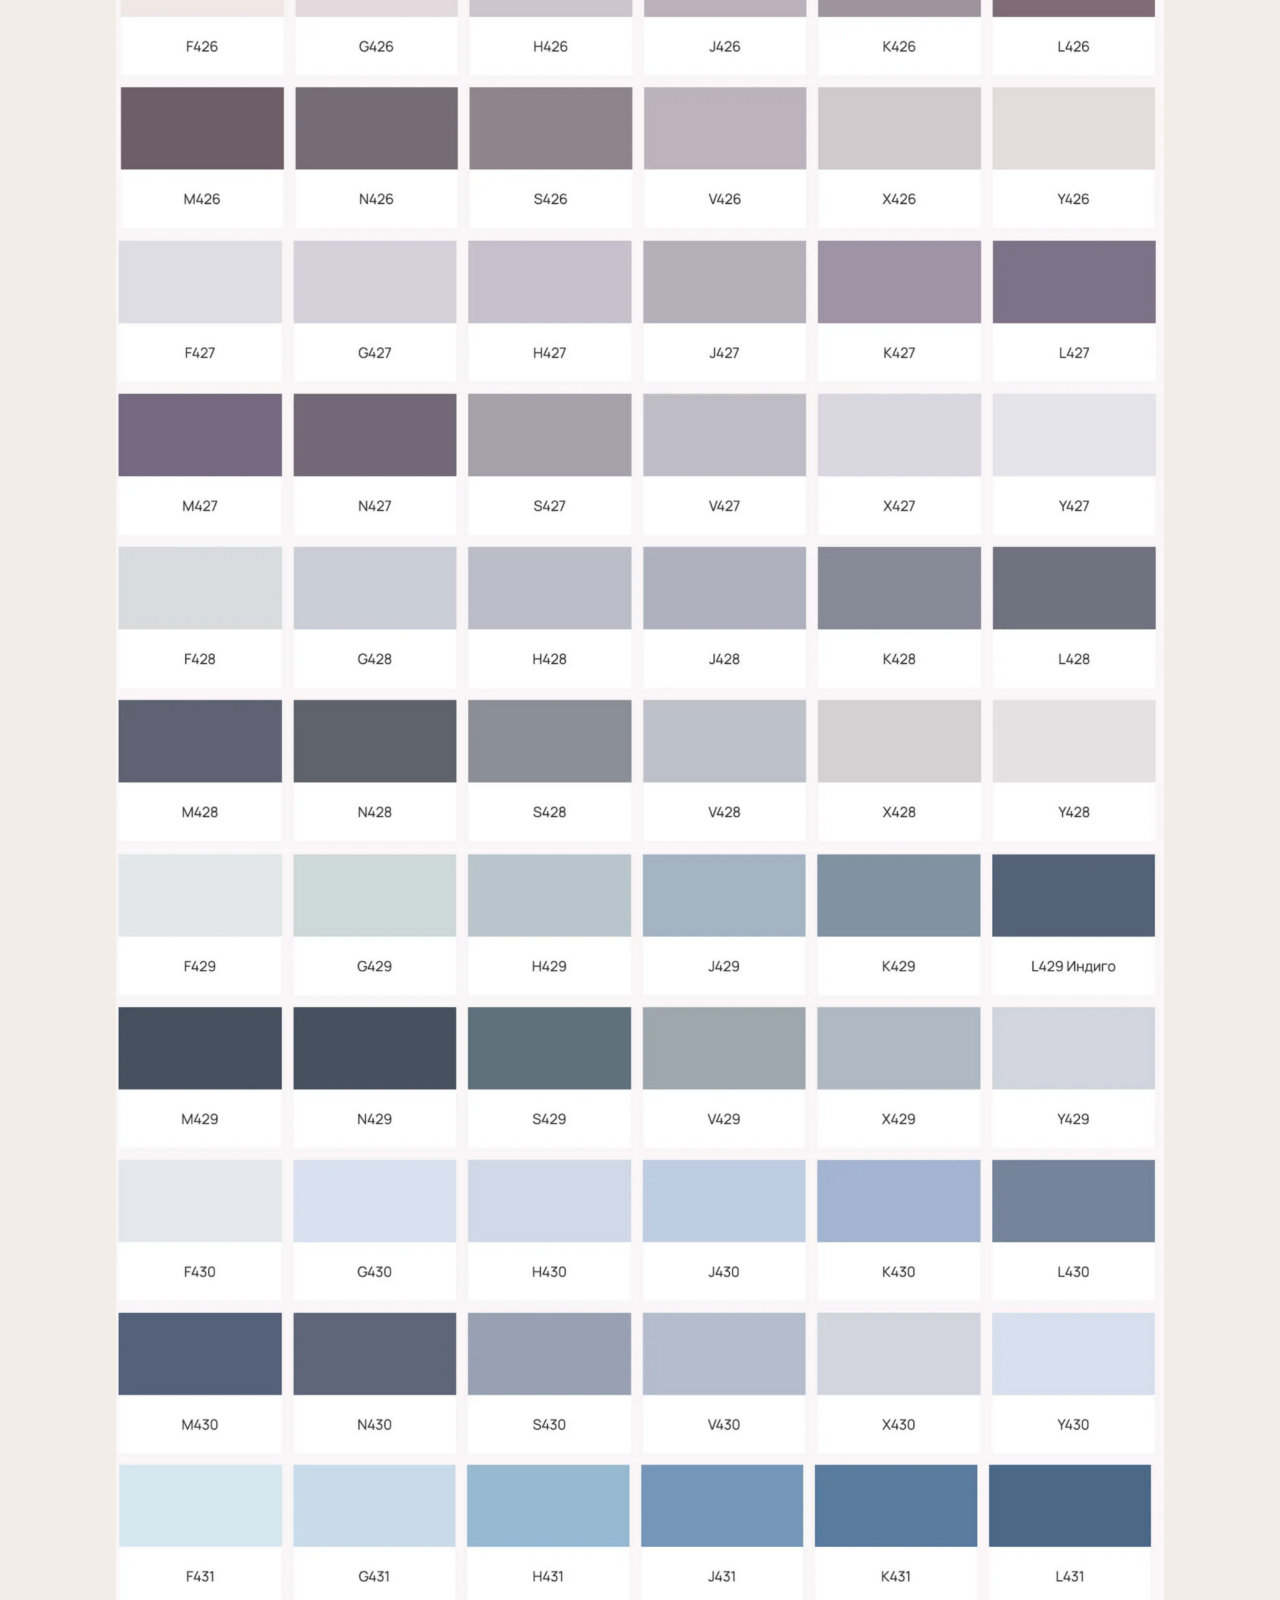
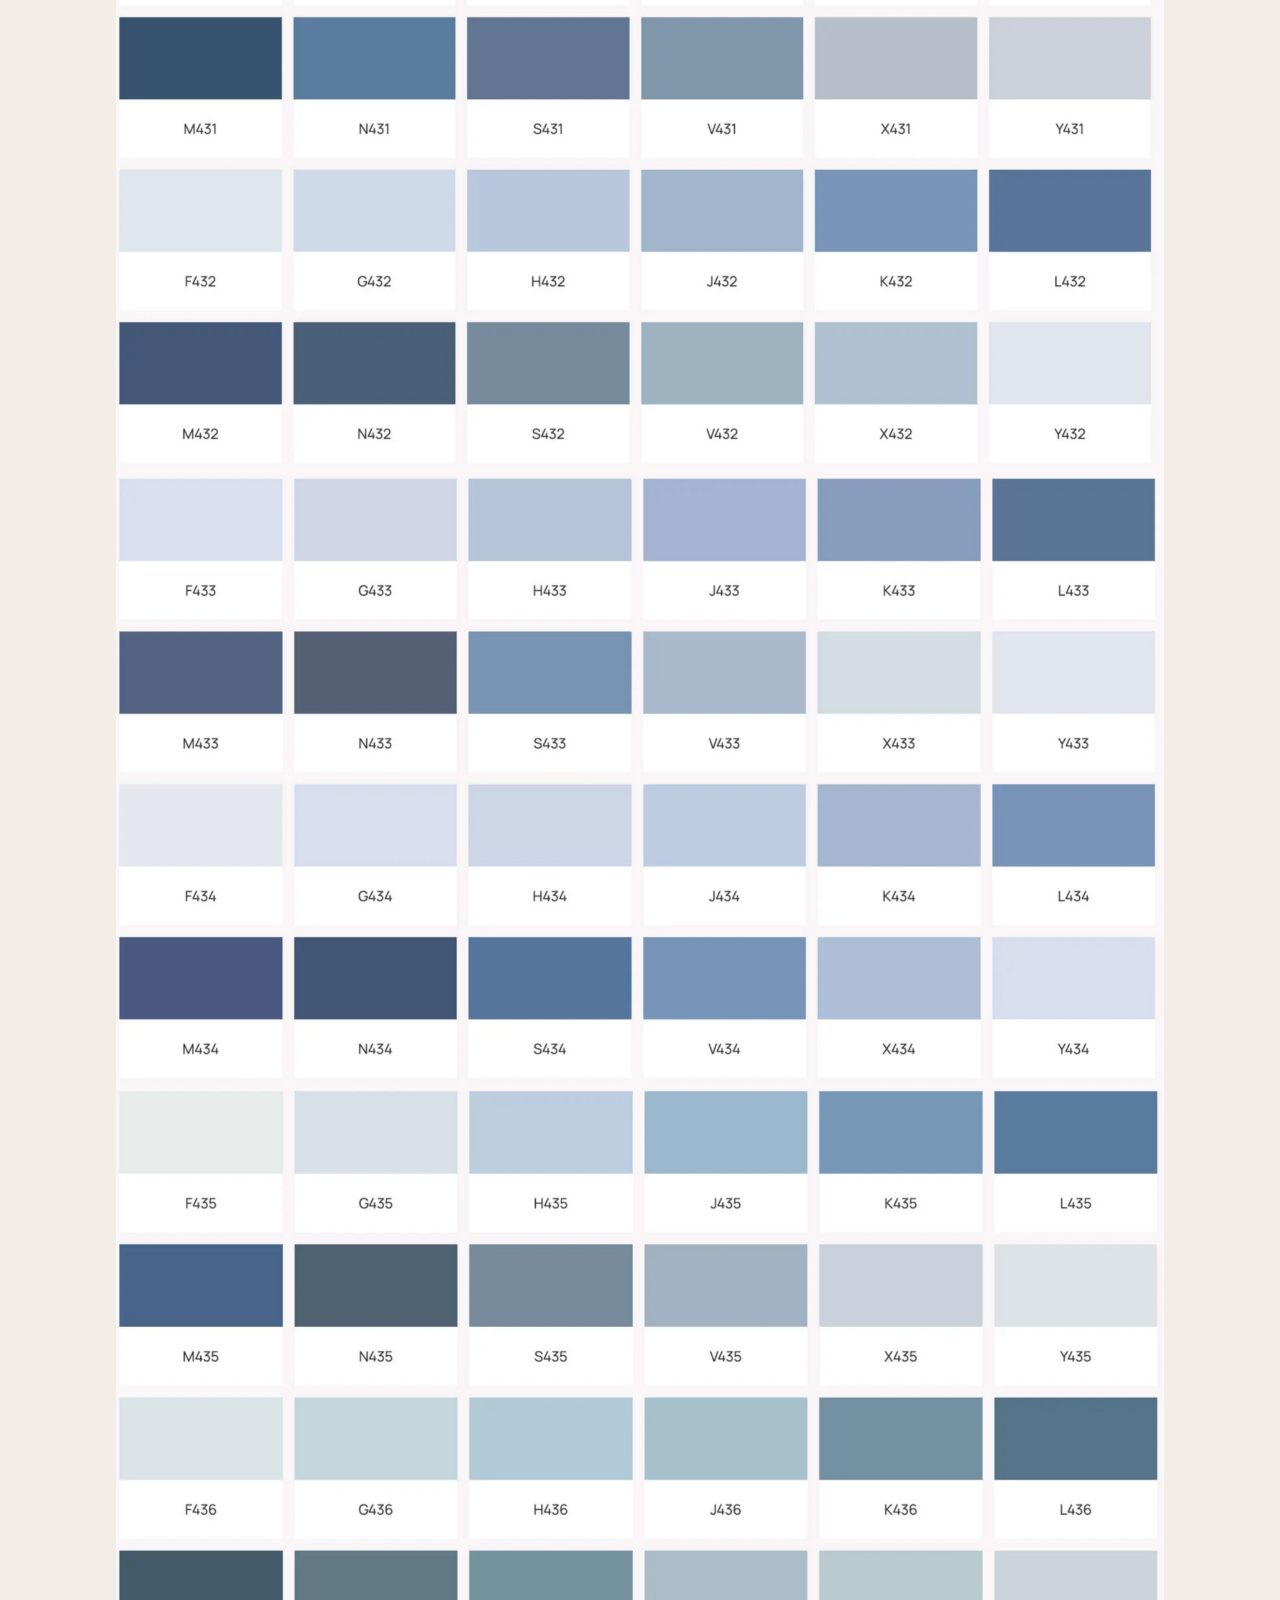
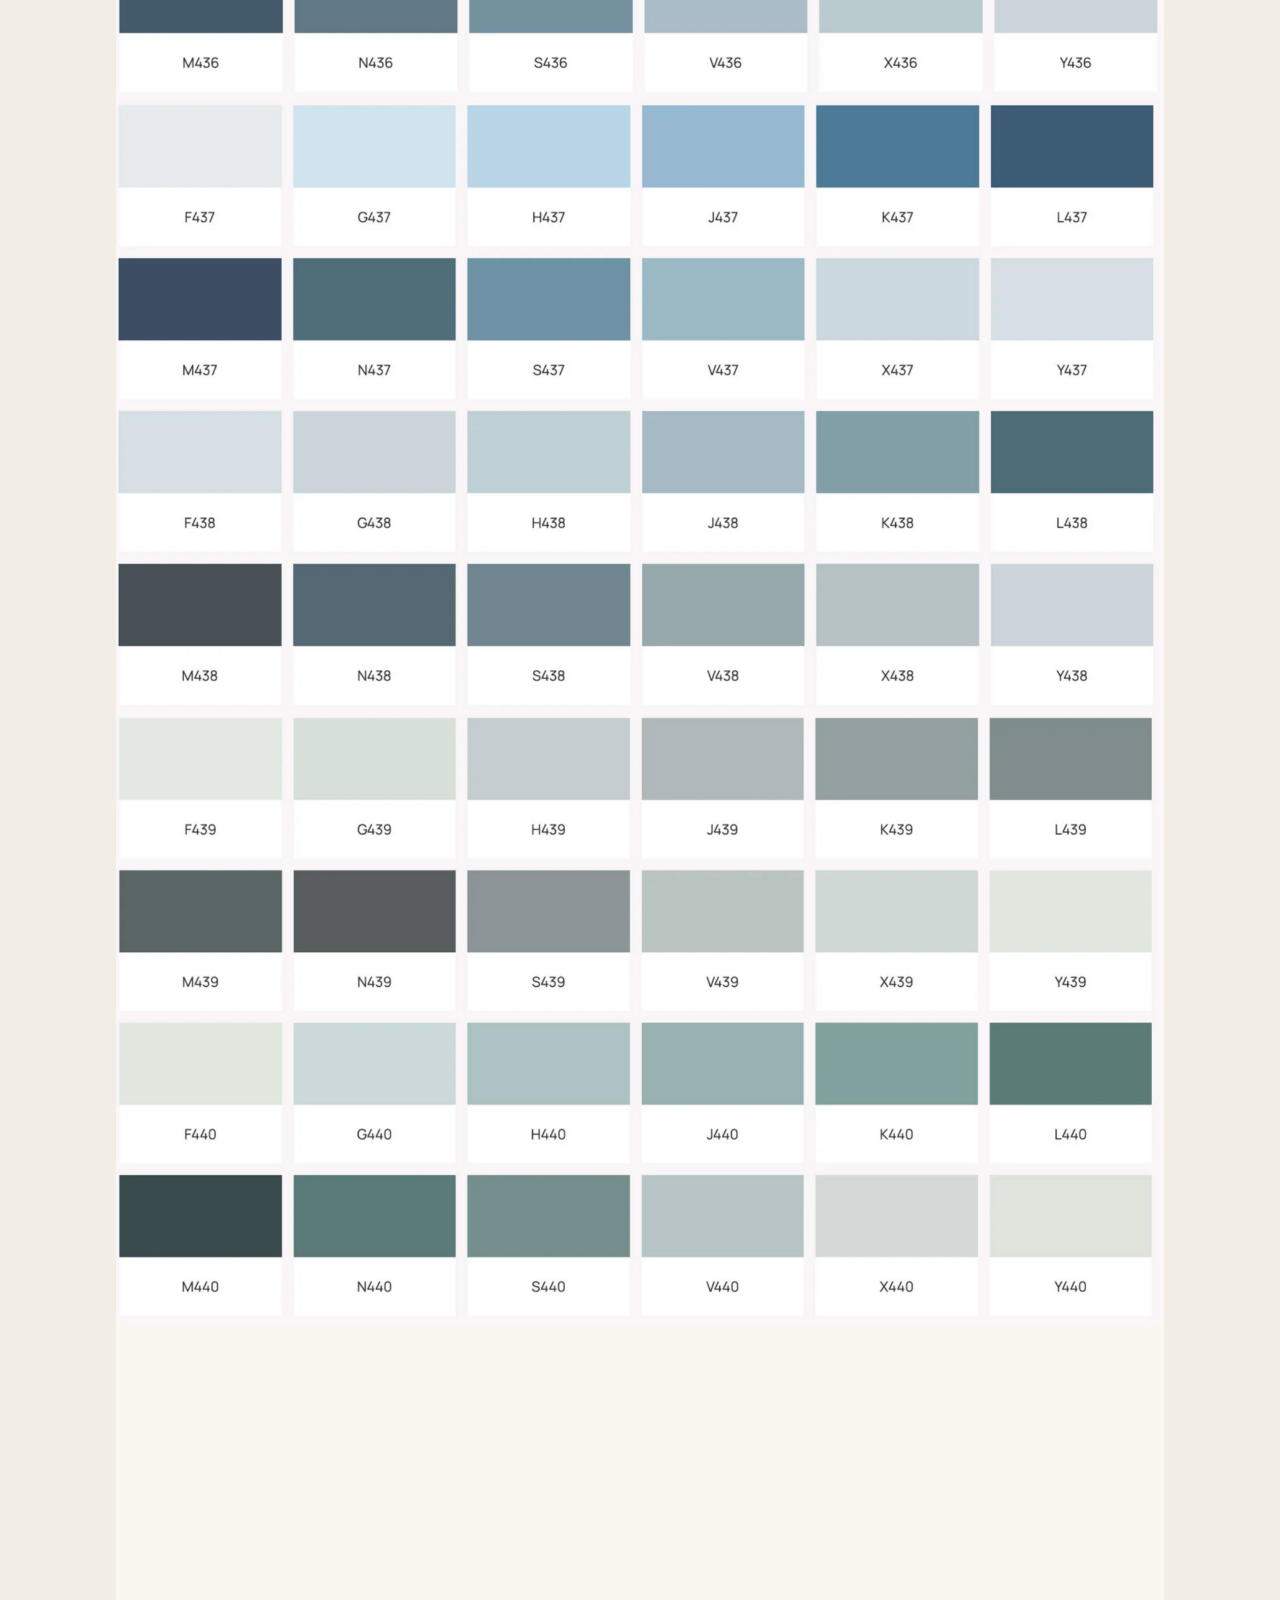
<file: site/palitra.html>
<!DOCTYPE html>
<html lang="ru">
<head>
<meta charset="UTF-8">
<meta name="viewport" content="width=device-width, initial-scale=1.0">
<script src="js/metrika.js"></script>
<title>Цветовая палитра · Деколит</title>
<meta name="description" content="Цветовая палитра для колеровки декоративных покрытий Деколит.">
<meta name="robots" content="index,follow">
<link rel="canonical" href="https://decolitpro.ru/palitra.html">
<link rel="preload" href="assets/fonts/golos-cyr.woff2" as="font" type="font/woff2" crossorigin>
<link rel="stylesheet" href="css/fonts.css">
<link rel="stylesheet" href="css/style.css?v=palette-20260721">
<link rel="stylesheet" href="css/effects.css">
</head>
<body>

<header id="hdr" class="scrolled">
  <div class="wrap nav">
    <a href="index.html" class="logo">DECO<b>LIT</b></a>
    <nav class="nav-links">
      <a href="index.html#materials">Покрытия</a>
      <a href="index.html#works">Работы</a>
      <a href="index.html#calc">Расчёт</a>
      <a href="index.html#designers">Дизайнерам</a>
      <a href="o-studii.html">О нас</a>
      <a href="index.html#faq">Вопросы</a>
    </nav>
    <div class="nav-right">
      <span class="phone">+7 985 999-25-55</span>
      <a href="index.html#contact" class="btn">Получить расчёт</a>
      <button class="burger" id="burger" aria-label="Меню"><span></span><span></span><span></span></button>
    </div>
  </div>
</header>

<div class="mobile-nav" id="mnav">
  <button class="x" id="mx" aria-label="Закрыть">×</button>
  <a href="index.html#materials">Покрытия</a>
  <a href="index.html#works">Работы</a>
  <a href="index.html#calc">Расчёт</a>
  <a href="o-studii.html">О нас</a>
  <a href="index.html#faq">Вопросы</a>
</div>

<div class="wrap crumbs">
  <a href="index.html">Главная</a><span>/</span><b>Цветовая палитра</b>
</div>

<main>
  <section class="palette-hero">
    <div class="wrap">
      <span class="eyebrow eyebrow-center">Колеровка покрытий</span>
      <h1>Цветовая палитра</h1>
      <p>Выберите подходящий оттенок и сообщите его код менеджеру. Перед окончательным выбором рекомендуем сделать выкрас на объекте.</p>
    </div>
  </section>

  <div class="palette-note">Цвет на экране может отличаться от фактического из-за настроек монитора, освещения, фактуры и степени блеска покрытия.</div>
  <section class="palette-stack" id="palette" aria-label="Палитра Tikkurila"></section>
</main>

<footer>
  <div class="wrap foot">
    <div><div class="logo">DECO<b>LIT</b></div><p>Студия декоративных поверхностей в Москве и области.</p></div>
    <div><h4>Навигация</h4><a href="index.html#materials">Покрытия</a><a href="index.html#works">Работы</a><a href="index.html#faq">Вопросы</a></div>
    <div><h4>Контакты</h4><a href="tel:+79859992555">+7 985 999-25-55</a><p>Москва, ул. Ленинская Слобода, 26</p></div>
  </div>
</footer>

<script>
  const palette = document.getElementById('palette');
  const fragment = document.createDocumentFragment();
  for (let i = 1; i <= 56; i += 1) {
    const n = String(i).padStart(2, '0');
    const img = document.createElement('img');
    img.className = 'palette-sheet';
    img.src = `assets/img/palette/tikkurila-${n}.png`;
    img.alt = `Палитра Tikkurila — лист ${i}`;
    img.loading = i > 2 ? 'lazy' : 'eager';
    img.decoding = 'async';
    fragment.appendChild(img);
  }
  palette.appendChild(fragment);
</script>
<script src="js/main.js"></script>
</body>
</html>
</file>
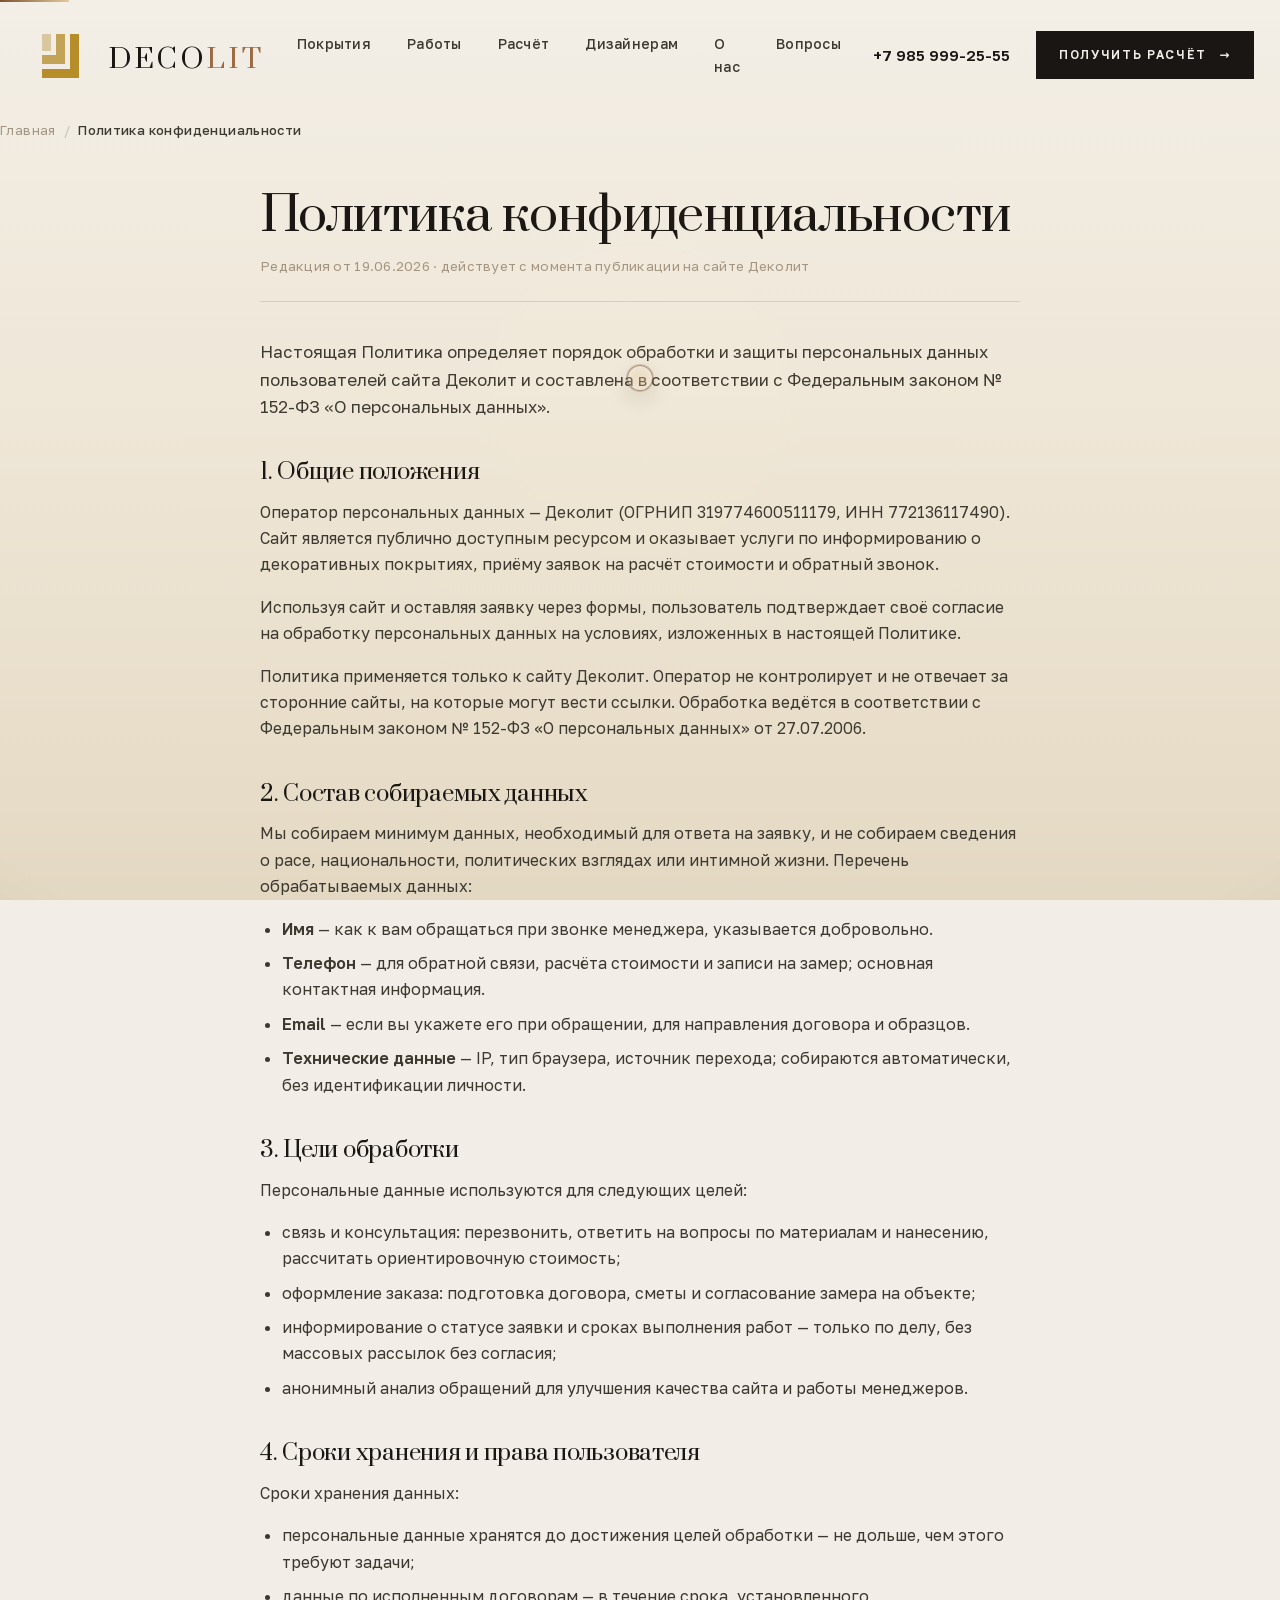
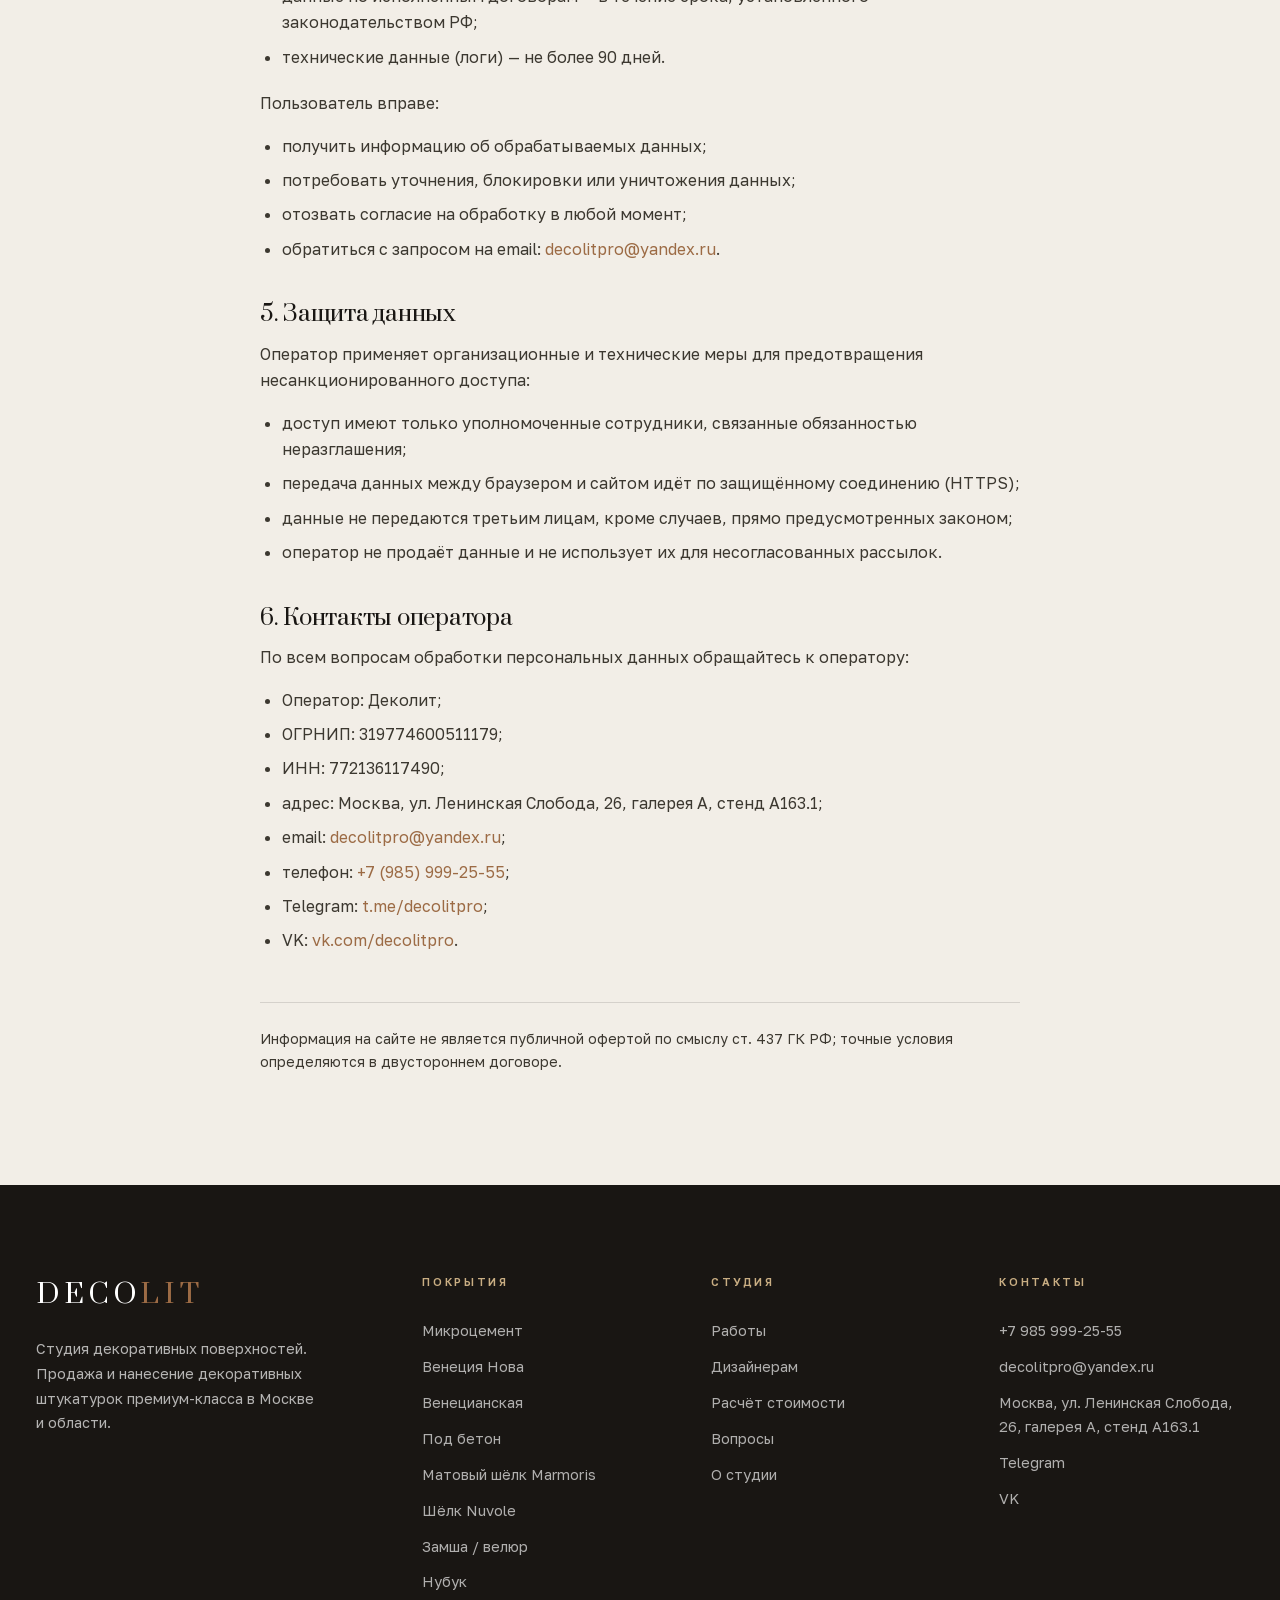
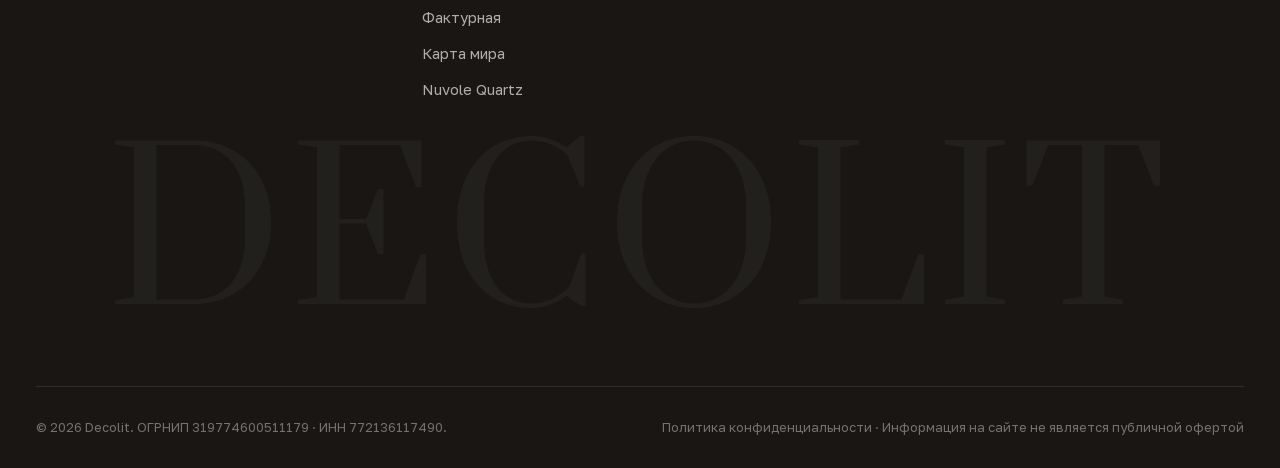
<file: site/politika.html>
<!DOCTYPE html>
<html lang="ru">
<head>
<meta charset="UTF-8">
<meta name="viewport" content="width=device-width, initial-scale=1.0">
<script src="js/metrika.js"></script>
<title>Политика конфиденциальности — Деколит</title>
<meta name="description" content="Политика обработки персональных данных студии Деколит в соответствии с 152-ФЗ. Какие данные мы собираем, как используем и защищаем.">
<meta name="robots" content="index,follow">
<link rel="canonical" href="https://decolitpro.ru/politika.html">
<link rel="preload" href="assets/fonts/prata-cyr.woff2" as="font" type="font/woff2" crossorigin>
<link rel="preload" href="assets/fonts/golos-cyr.woff2" as="font" type="font/woff2" crossorigin>
<link rel="stylesheet" href="css/fonts.css">
<link rel="stylesheet" href="css/style.css?v=no-card-lightbox-css-20260709">
<link rel="stylesheet" href="css/service.css?v=a07075c-fresh">
<link rel="stylesheet" href="css/effects.css">
<style>
  /* Простой текстовый документ */
  .doc{max-width:760px;margin:0 auto;padding:48px 0 96px}
  .doc h1{font-size:clamp(30px,4.4vw,48px);line-height:1.12;margin:0 0 12px}
  .doc .meta{font-size:13.5px;color:var(--taupe);letter-spacing:.02em;margin-bottom:36px;padding-bottom:24px;border-bottom:1px solid var(--line)}
  .doc .intro{font-size:17px;line-height:1.6;color:var(--graphite);margin-bottom:40px}
  .doc h2{font-size:22px;margin:40px 0 14px}
  .doc p{font-size:16px;line-height:1.65;color:var(--graphite);margin:0 0 16px}
  .doc ul{margin:0 0 20px;padding-left:22px}
  .doc li{font-size:16px;line-height:1.65;color:var(--graphite);margin-bottom:8px}
  .doc a{color:var(--accent)}
  .doc .back{margin-top:48px;padding-top:24px;border-top:1px solid var(--line);font-size:14px}
</style>
</head>
<body>

<!-- HEADER -->
<header id="hdr" class="scrolled">
  <div class="wrap nav">
    <a href="index.html" class="logo">DECO<b>LIT</b></a>
    <nav class="nav-links">
      <a href="index.html#materials">Покрытия</a>
      <a href="index.html#works">Работы</a>
      <a href="index.html#calc">Расчёт</a>
      <a href="index.html#designers">Дизайнерам</a>
      <a href="o-studii.html">О нас</a>
      <a href="index.html#faq">Вопросы</a>
    </nav>
    <div class="nav-right">
      <span class="phone">+7 985 999-25-55</span>
      <a href="index.html#contact" class="btn">Получить расчёт</a>
      <button class="burger" id="burger" aria-label="Меню"><span></span><span></span><span></span></button>
    </div>
  </div>
</header>

<div class="mobile-nav" id="mnav">
  <button class="x" id="mx" aria-label="Закрыть">×</button>
  <a href="index.html#materials">Покрытия</a>
  <a href="index.html#works">Работы</a>
  <a href="index.html#calc">Расчёт</a>
  <a href="index.html#designers">Дизайнерам</a>
  <a href="o-studii.html">О нас</a>
  <a href="index.html#faq">Вопросы</a>
  <a href="index.html#contact" class="btn">Получить расчёт</a>
</div>

<!-- BREADCRUMBS -->
<div class="wrap crumbs">
  <a href="index.html">Главная</a><span>/</span><b>Политика конфиденциальности</b>
</div>

<main class="wrap">
  <article class="doc">

    <h1>Политика конфиденциальности</h1>
    <div class="meta">Редакция от 19.06.2026 · действует с момента публикации на сайте Деколит</div>

    <p class="intro">Настоящая Политика определяет порядок обработки и защиты персональных данных пользователей сайта Деколит и составлена в соответствии с Федеральным законом № 152-ФЗ «О персональных данных».</p>

    <h2>1. Общие положения</h2>
    <p>Оператор персональных данных — Деколит (ОГРНИП 319774600511179, ИНН 772136117490). Сайт является публично доступным ресурсом и оказывает услуги по информированию о декоративных покрытиях, приёму заявок на расчёт стоимости и обратный звонок.</p>
    <p>Используя сайт и оставляя заявку через формы, пользователь подтверждает своё согласие на обработку персональных данных на условиях, изложенных в настоящей Политике.</p>
    <p>Политика применяется только к сайту Деколит. Оператор не контролирует и не отвечает за сторонние сайты, на которые могут вести ссылки. Обработка ведётся в соответствии с Федеральным законом № 152-ФЗ «О персональных данных» от 27.07.2006.</p>

    <h2>2. Состав собираемых данных</h2>
    <p>Мы собираем минимум данных, необходимый для ответа на заявку, и не собираем сведения о расе, национальности, политических взглядах или интимной жизни. Перечень обрабатываемых данных:</p>
    <ul>
      <li><b>Имя</b> — как к вам обращаться при звонке менеджера, указывается добровольно.</li>
      <li><b>Телефон</b> — для обратной связи, расчёта стоимости и записи на замер; основная контактная информация.</li>
      <li><b>Email</b> — если вы укажете его при обращении, для направления договора и образцов.</li>
      <li><b>Технические данные</b> — IP, тип браузера, источник перехода; собираются автоматически, без идентификации личности.</li>
    </ul>

    <h2>3. Цели обработки</h2>
    <p>Персональные данные используются для следующих целей:</p>
    <ul>
      <li>связь и консультация: перезвонить, ответить на вопросы по материалам и нанесению, рассчитать ориентировочную стоимость;</li>
      <li>оформление заказа: подготовка договора, сметы и согласование замера на объекте;</li>
      <li>информирование о статусе заявки и сроках выполнения работ — только по делу, без массовых рассылок без согласия;</li>
      <li>анонимный анализ обращений для улучшения качества сайта и работы менеджеров.</li>
    </ul>

    <h2>4. Сроки хранения и права пользователя</h2>
    <p>Сроки хранения данных:</p>
    <ul>
      <li>персональные данные хранятся до достижения целей обработки — не дольше, чем этого требуют задачи;</li>
      <li>данные по исполненным договорам — в течение срока, установленного законодательством РФ;</li>
      <li>технические данные (логи) — не более 90 дней.</li>
    </ul>
    <p>Пользователь вправе:</p>
    <ul>
      <li>получить информацию об обрабатываемых данных;</li>
      <li>потребовать уточнения, блокировки или уничтожения данных;</li>
      <li>отозвать согласие на обработку в любой момент;</li>
      <li>обратиться с запросом на email: <a href="mailto:decolitpro@yandex.ru">decolitpro@yandex.ru</a>.</li>
    </ul>

    <h2>5. Защита данных</h2>
    <p>Оператор применяет организационные и технические меры для предотвращения несанкционированного доступа:</p>
    <ul>
      <li>доступ имеют только уполномоченные сотрудники, связанные обязанностью неразглашения;</li>
      <li>передача данных между браузером и сайтом идёт по защищённому соединению (HTTPS);</li>
      <li>данные не передаются третьим лицам, кроме случаев, прямо предусмотренных законом;</li>
      <li>оператор не продаёт данные и не использует их для несогласованных рассылок.</li>
    </ul>

    <h2>6. Контакты оператора</h2>
    <p>По всем вопросам обработки персональных данных обращайтесь к оператору:</p>
    <ul>
      <li>Оператор: Деколит;</li>
      <li>ОГРНИП: 319774600511179;</li>
      <li>ИНН: 772136117490;</li>
      <li>адрес: Москва, ул. Ленинская Слобода, 26, галерея А, стенд А163.1;</li>
      <li>email: <a href="mailto:decolitpro@yandex.ru">decolitpro@yandex.ru</a>;</li>
      <li>телефон: <a href="tel:+79859992555">+7 (985) 999-25-55</a>;</li>
      <li>Telegram: <a href="https://t.me/decolitpro" target="_blank" rel="noopener">t.me/decolitpro</a>;</li>
      <li>VK: <a href="https://vk.com/decolitpro" target="_blank" rel="noopener">vk.com/decolitpro</a>.</li>
    </ul>

    <p class="back">Информация на сайте не является публичной офертой по смыслу ст. 437 ГК РФ; точные условия определяются в двустороннем договоре.</p>

  </article>
</main>

<!-- FOOTER -->
<footer>
  <div class="wrap">
    <div class="foot">
      <div>
        <div class="logo">DECO<b>LIT</b></div>
        <p>Студия декоративных поверхностей. Продажа и нанесение декоративных штукатурок премиум-класса в Москве и области.</p>
      </div>
      <div>
        <h4>Покрытия</h4>
        <a href="pokrytiya/mikrocement.html">Микроцемент</a>
        <a href="pokrytiya/venezia-nova.html">Венеция Нова</a>
        <a href="pokrytiya/venecianka.html">Венецианская</a>
        <a href="pokrytiya/beton.html">Под бетон</a>
        <a href="pokrytiya/marmoris.html">Матовый шёлк Marmoris</a>
        <a href="pokrytiya/shelk.html">Шёлк Nuvole</a>
        <a href="pokrytiya/zamsha.html">Замша / велюр</a>
        <a href="pokrytiya/nubuk.html">Нубук</a>
        <a href="pokrytiya/fakturnaya.html">Фактурная</a>
        <a href="pokrytiya/karta-mira.html">Карта мира</a>
        <a href="pokrytiya/nuvole-quartz.html">Nuvole Quartz</a>
      </div>
      <div>
        <h4>Студия</h4>
        <a href="index.html#works">Работы</a>
        <a href="index.html#designers">Дизайнерам</a>
        <a href="index.html#calc">Расчёт стоимости</a>
        <a href="index.html#faq">Вопросы</a>
        <a href="o-studii.html">О студии</a>
      </div>
      <div>
        <h4>Контакты</h4>
        <a href="tel:+79859992555">+7 985 999-25-55</a>
        <a href="mailto:decolitpro@yandex.ru">decolitpro@yandex.ru</a>
        <a href="https://yandex.ru/maps/?text=Москва%2C+ул.+Ленинская+Слобода%2C+26" target="_blank" rel="noopener">Москва, ул. Ленинская Слобода, 26, галерея А, стенд А163.1</a>
        <a href="https://t.me/decolitpro" target="_blank" rel="noopener">Telegram</a>
        <a href="https://vk.com/decolitpro" target="_blank" rel="noopener">VK</a>
      </div>
    </div>
    <div class="foot-mark" aria-hidden="true">DECOLIT</div>
    <div class="foot-bottom">
      <span>© 2026 Decolit. ОГРНИП 319774600511179 · ИНН 772136117490.</span>
      <span><a href="politika.html">Политика конфиденциальности</a> · Информация на сайте не является публичной офертой</span>
    </div>
  </div>
</footer>

<script src="js/main.js?v=no-card-lightbox-20260709"></script>
<script src="js/effects.js?v=a07075c-fresh"></script>
</body>
</html>
</file>
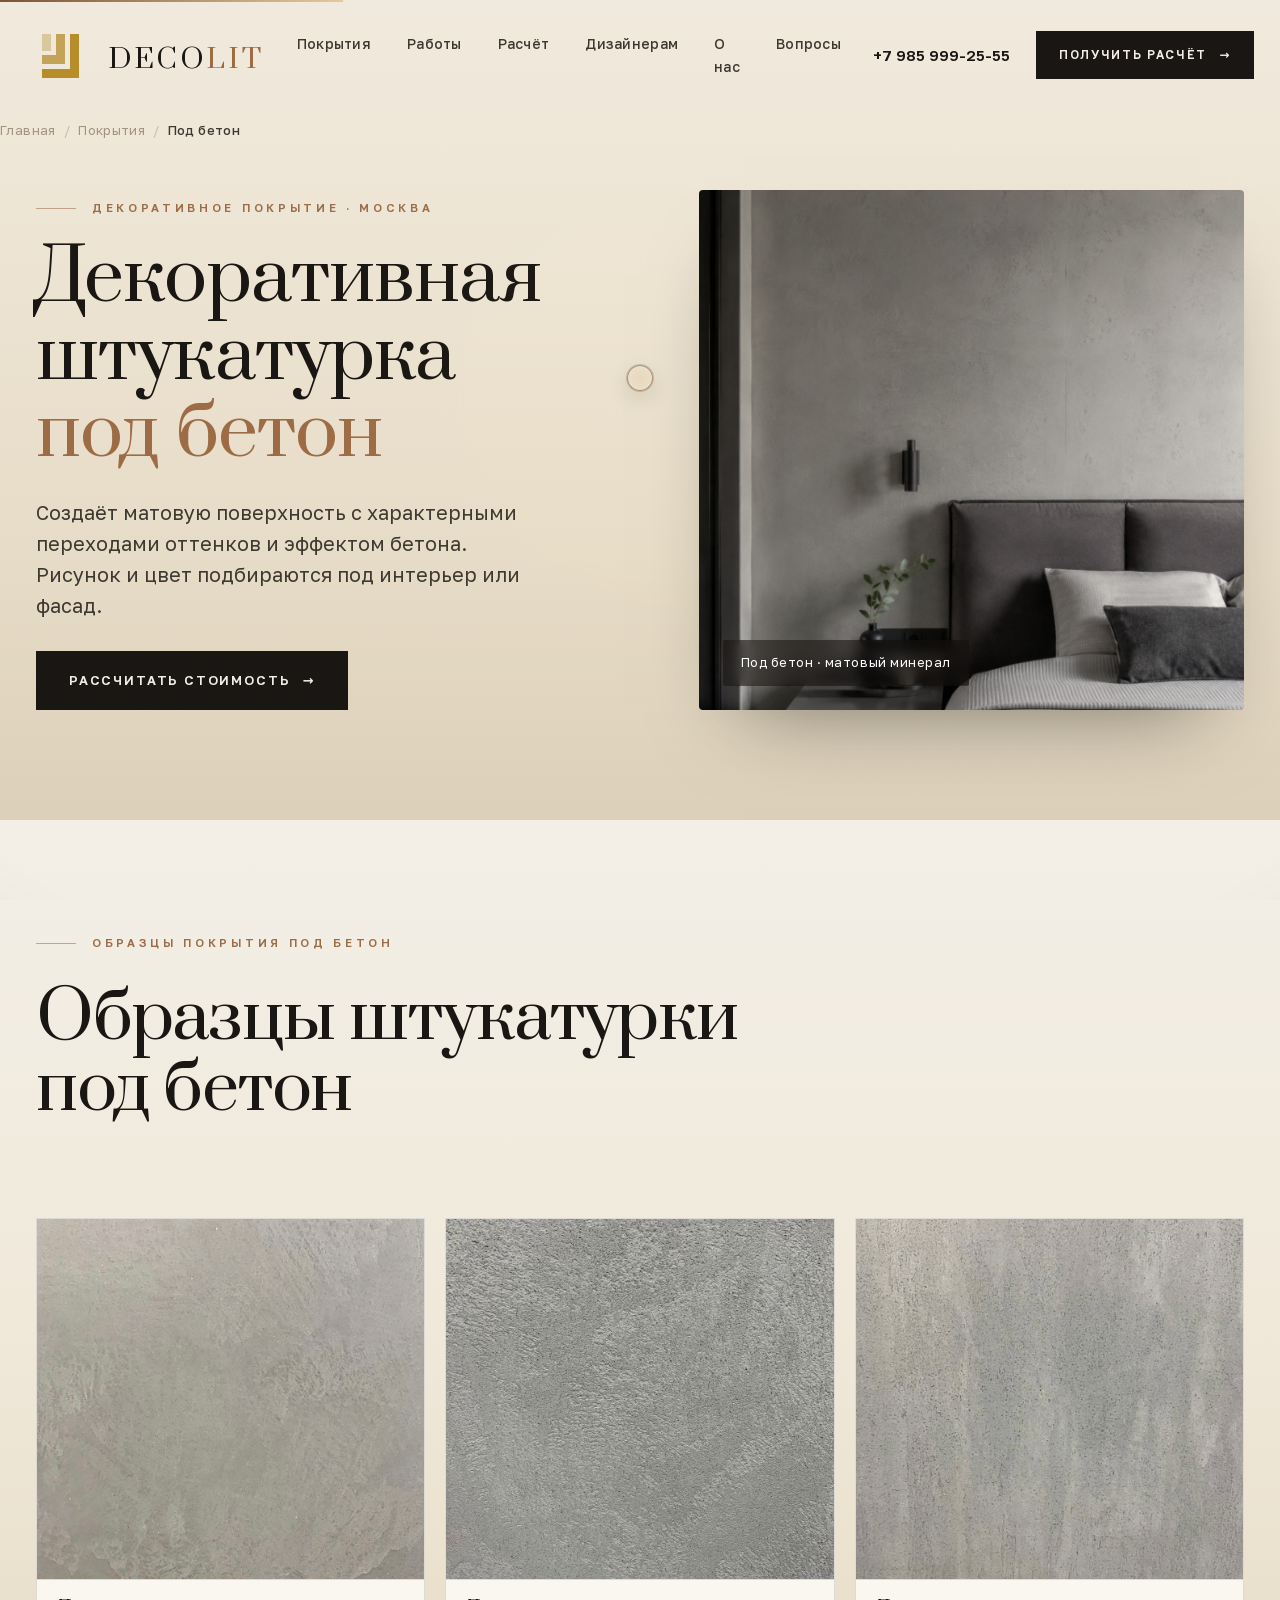
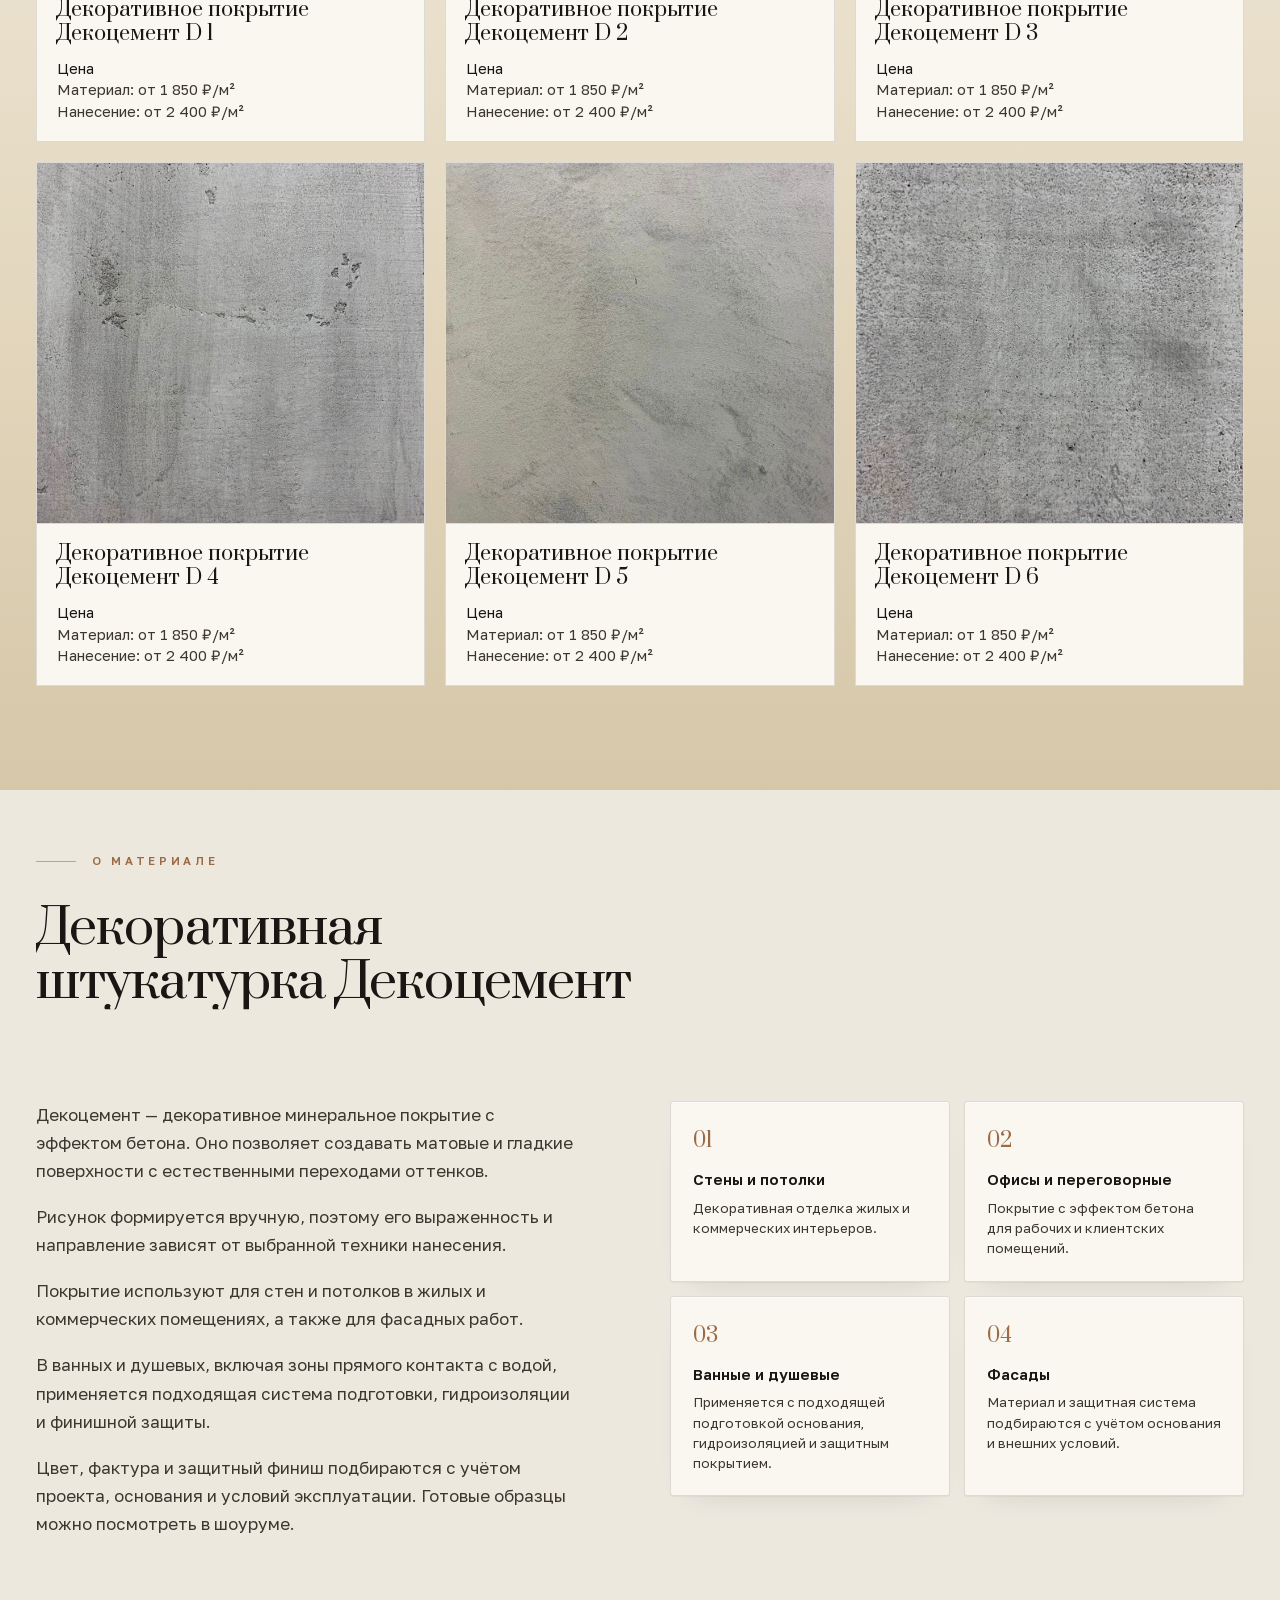
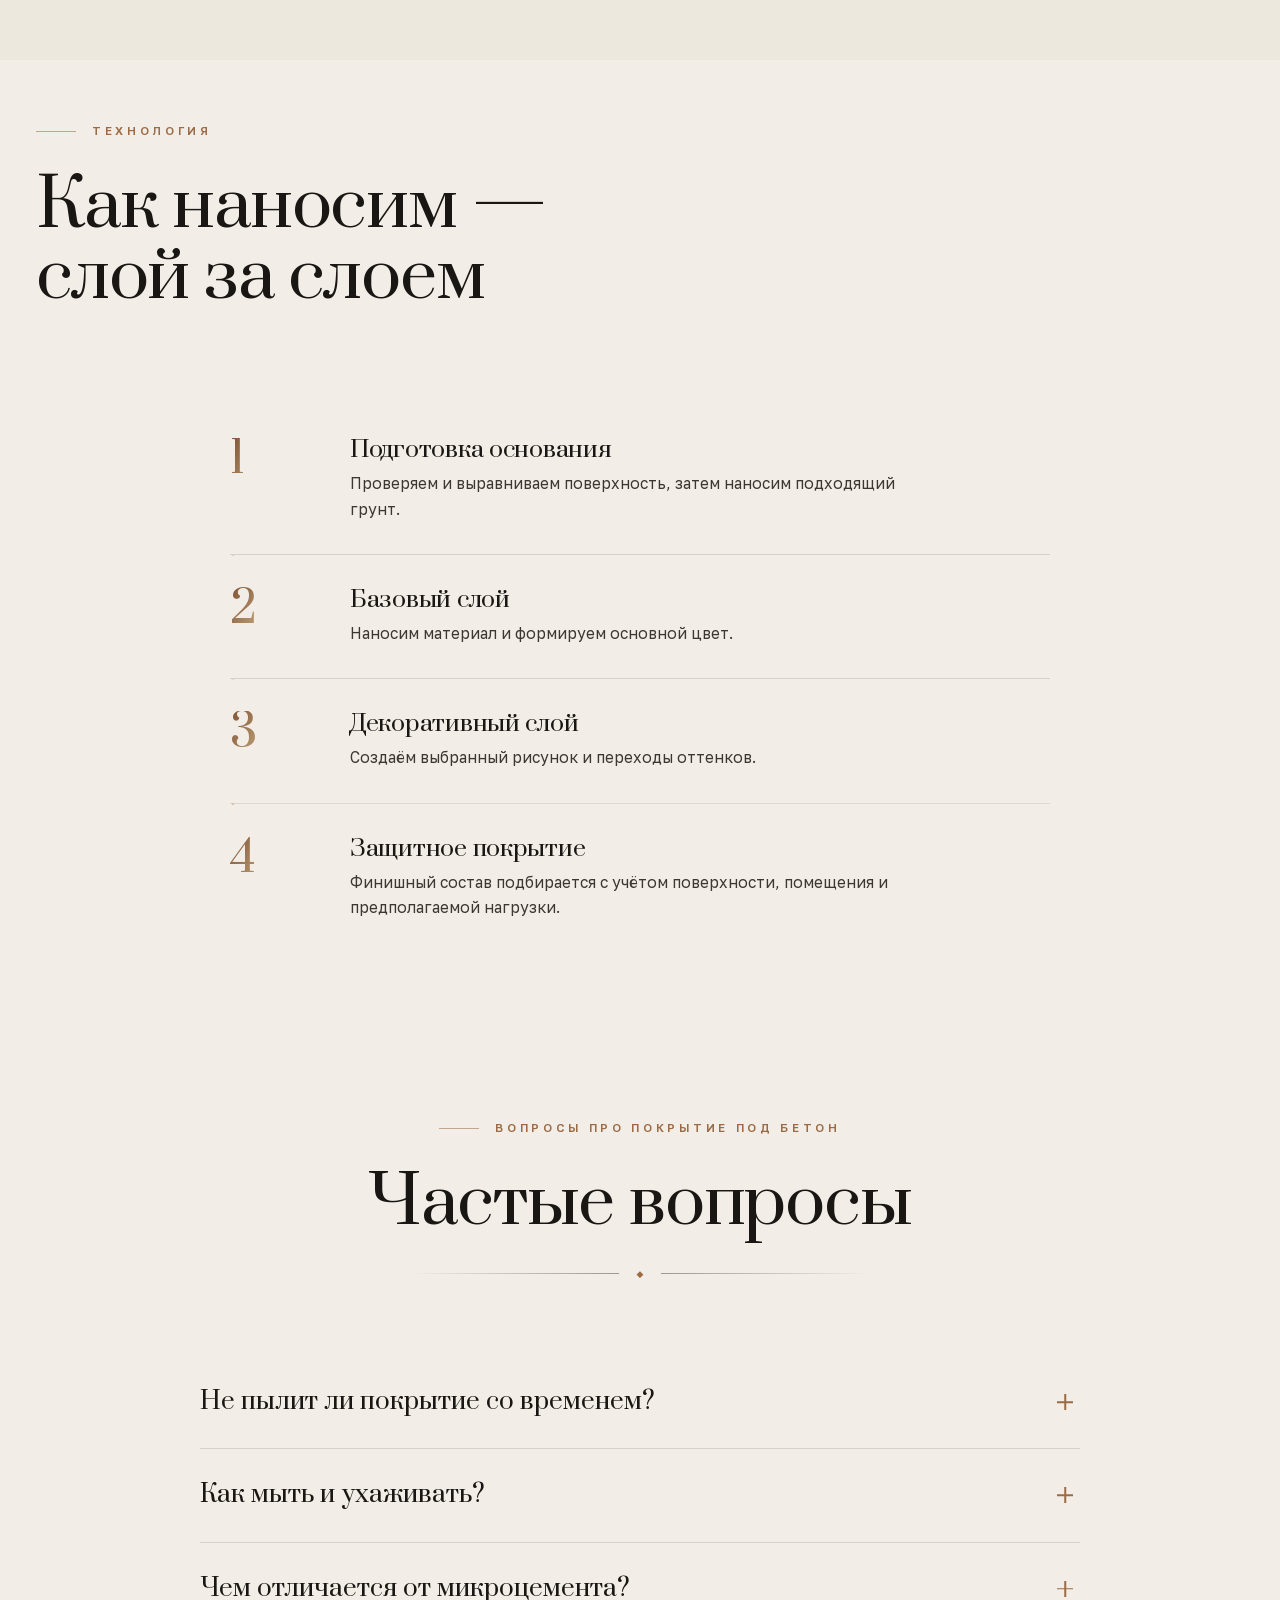
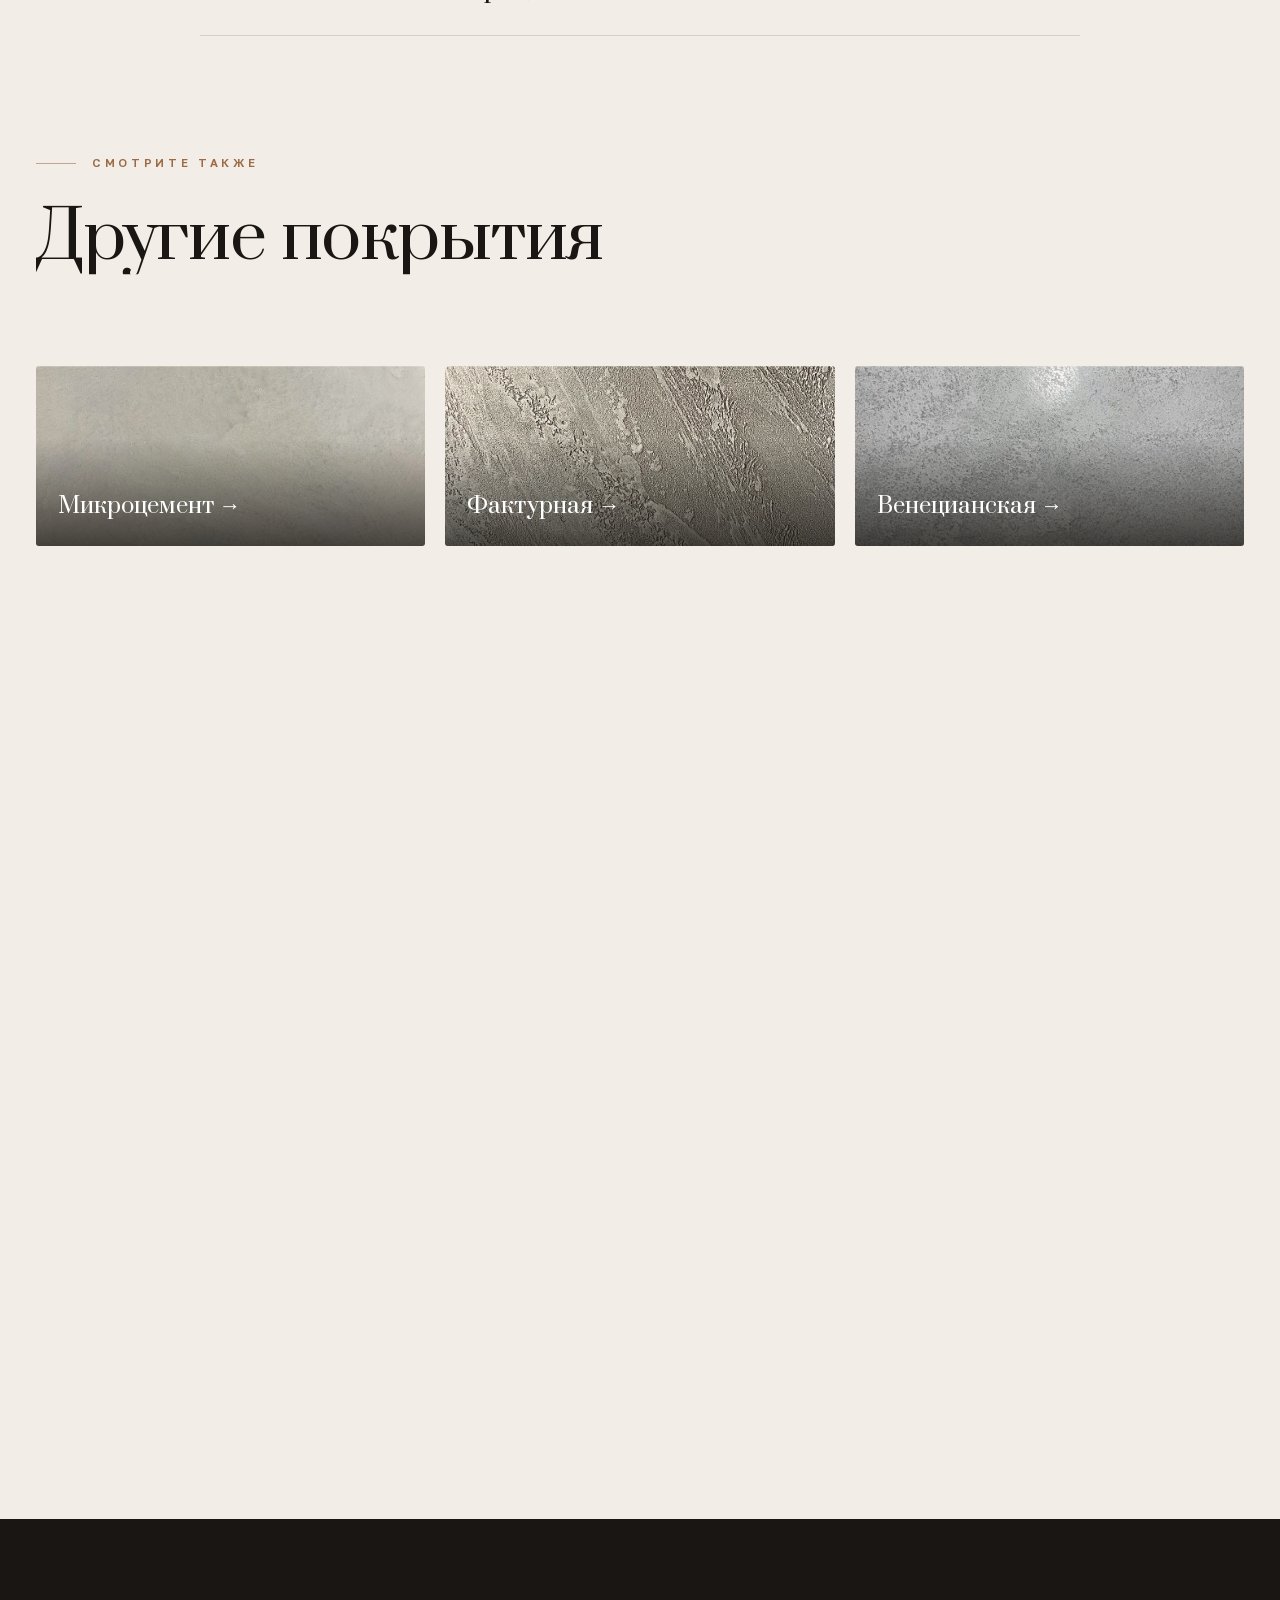
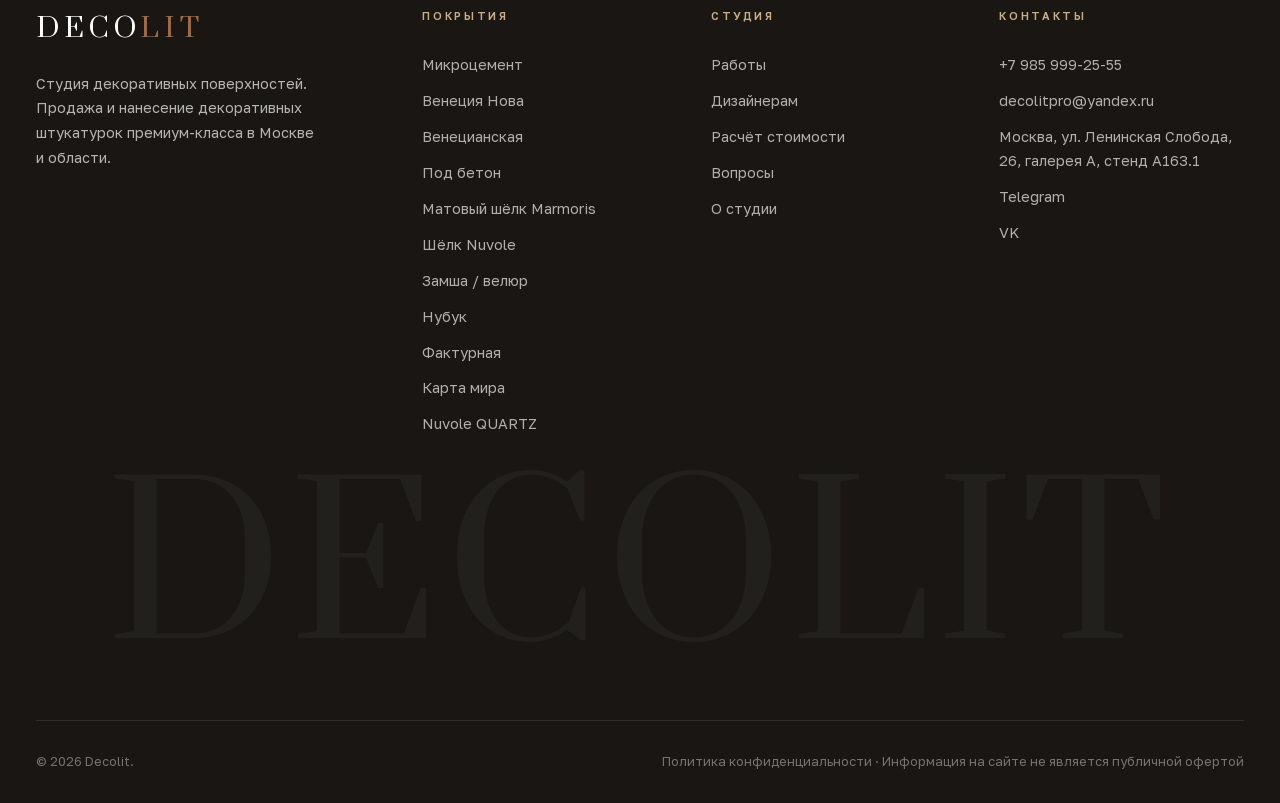
<file: site/pokrytiya/beton.html>
<!DOCTYPE html>
<html lang="ru">
<head>
<meta charset="UTF-8">
<meta name="viewport" content="width=device-width, initial-scale=1.0">
<script src="../js/metrika.js"></script>
<title>Штукатурка под бетон в Москве — материал от 1 850 ₽/м², нанесение от 2 400 ₽/м² · Деколит</title>
<meta name="description" content="Декоративная штукатурка под бетон для стен, потолков, фасадов и влажных зон в Москве. Материал от 1 850 ₽/м², нанесение от 2 400 ₽/м². Образцы в шоуруме Деколит.">
<link rel="canonical" href="https://decolitpro.ru/pokrytiya/beton.html">
<meta name="robots" content="index,follow">
<meta property="og:type" content="website">
<meta property="og:locale" content="ru_RU">
<meta property="og:site_name" content="Деколит">
<meta property="og:title" content="Штукатурка под бетон в Москве — материал от 1 850 ₽/м², нанесение от 2 400 ₽/м² · Деколит">
<meta property="og:description" content="Декоративная штукатурка под бетон для стен, потолков, фасадов и влажных зон в Москве. Материал от 1 850 ₽/м², нанесение от 2 400 ₽/м². Образцы в шоуруме Деколит.">
<meta property="og:url" content="https://decolitpro.ru/pokrytiya/beton.html">
<meta property="og:image" content="https://decolitpro.ru/assets/img/og-hero-20260801.png">
<meta property="og:image:width" content="1717">
<meta property="og:image:height" content="916">
<meta name="twitter:card" content="summary_large_image">
<meta name="twitter:title" content="Штукатурка под бетон в Москве — материал от 1 850 ₽/м², нанесение от 2 400 ₽/м² · Деколит">
<meta name="twitter:description" content="Декоративная штукатурка под бетон для стен, потолков, фасадов и влажных зон в Москве. Материал от 1 850 ₽/м², нанесение от 2 400 ₽/м². Образцы в шоуруме Деколит.">
<meta name="twitter:image" content="https://decolitpro.ru/assets/img/og-hero-20260801.png">
<!-- Цены обновлены по decolitpro.ru. Отзывы, объекты и часть фото пока требуют подтверждения. -->
<link rel="preload" href="../assets/fonts/prata-cyr.woff2" as="font" type="font/woff2" crossorigin>
<link rel="preload" href="../assets/fonts/golos-cyr.woff2" as="font" type="font/woff2" crossorigin>
<link rel="stylesheet" href="../css/fonts.css">
<link rel="stylesheet" href="../css/style.css?v=no-card-lightbox-css-20260709">
<link rel="stylesheet" href="../css/service.css?v=a07075c-fresh">
<link rel="stylesheet" href="../css/effects.css">
</head>
<body>

<!-- HEADER -->
<header id="hdr" class="scrolled">
  <div class="wrap nav">
    <a href="../index.html" class="logo">DECO<b>LIT</b></a>
    <nav class="nav-links">
      <a href="../index.html#materials">Покрытия</a>
      <a href="../index.html#works">Работы</a>
      <a href="../index.html#calc">Расчёт</a>
      <a href="../index.html#designers">Дизайнерам</a>
      <a href="../o-studii.html">О нас</a>
      <a href="../index.html#faq">Вопросы</a>
    </nav>
    <div class="nav-right">
      <span class="phone">+7 985 999-25-55</span>
      <a href="#contact" class="btn">Получить расчёт</a>
      <button class="burger" id="burger" aria-label="Меню"><span></span><span></span><span></span></button>
    </div>
  </div>
</header>

<div class="mobile-nav" id="mnav">
  <button class="x" id="mx" aria-label="Закрыть">×</button>
  <a href="../index.html#materials">Покрытия</a>
  <a href="../index.html#works">Работы</a>
  <a href="../index.html#calc">Расчёт</a>
  <a href="../index.html#designers">Дизайнерам</a>
  <a href="../o-studii.html">О нас</a>
  <a href="../index.html#faq">Вопросы</a>
  <a href="#contact" class="btn">Получить расчёт</a>
</div>

<!-- BREADCRUMBS -->
<div class="wrap crumbs">
  <a href="../index.html">Главная</a><span>/</span><a href="../index.html#materials">Покрытия</a><span>/</span><b>Под бетон</b>
</div>

<!-- HERO -->
<section class="svc-hero">
  <div class="wrap">
    <div class="grid">
      <div>
        <span class="eyebrow">Декоративное покрытие · Москва</span>
        <h1>Декоративная штукатурка <em>под бетон</em></h1>
        <p class="sub">Создаёт матовую поверхность с характерными переходами оттенков и эффектом бетона. Рисунок и цвет подбираются под интерьер или фасад.</p>
        <div class="cta">
          <a href="#contact" class="btn">Рассчитать стоимость</a>
        </div>
      </div>
      <div class="visual">
        <div class="surface tex tex-concrete grain"></div>
        <div class="badge">Под бетон · матовый минерал</div>
      </div>
    </div>
  </div>
</section>

<!-- ЧТО ЭТО / ГДЕ ПРИМЕНЯЮТ -->
<section class="section section-alt">
  <div class="wrap">
    <div class="section-head reveal">
      <span class="eyebrow">Что это</span>
      <h2>Декоративная штукатурка Декоцемент</h2>
    </div>
    <div class="about-grid">
      <div class="lead-txt reveal">
        <p>Декоцемент — декоративное минеральное покрытие с эффектом бетона. Оно позволяет создавать матовые и гладкие поверхности с естественными переходами оттенков.</p>
        <p>Рисунок формируется вручную, поэтому его выраженность и направление зависят от выбранной техники нанесения.</p>
        <p>Покрытие используют для стен и потолков в жилых и коммерческих помещениях, а также для фасадных работ.</p>
        <p>В ванных и душевых, включая зоны прямого контакта с водой, применяется подходящая система подготовки, гидроизоляции и финишной защиты.</p>
        <p>Цвет, фактура и защитный финиш подбираются с учётом проекта, основания и условий эксплуатации. Готовые образцы можно посмотреть в шоуруме.</p>
      </div>
      <div class="apply reveal" data-d="1">
        <div class="a-item"><div class="ic">01</div><h4>Стены и потолки</h4><p>Декоративная отделка жилых и коммерческих интерьеров.</p></div>
        <div class="a-item"><div class="ic">02</div><h4>Офисы и переговорные</h4><p>Покрытие с эффектом бетона для рабочих и клиентских помещений.</p></div>
        <div class="a-item"><div class="ic">03</div><h4>Ванные и душевые</h4><p>Применяется с подходящей подготовкой основания, гидроизоляцией и защитным покрытием.</p></div>
        <div class="a-item"><div class="ic">04</div><h4>Фасады</h4><p>Материал и защитная система подбираются с учётом основания и внешних условий.</p></div>
      </div>
    </div>
  </div>
</section>

<!-- ОБРАЗЦЫ МАТЕРИАЛА -->
<section class="section section-alt samples-warm">
  <div class="wrap">
    <div class="section-head reveal">
      <span class="eyebrow">Образцы покрытия под бетон</span>
      <h2>Образцы штукатурки под бетон</h2>
    </div>
    <div class="sample-grid sample-grid-microcement">
      <article class="sample-card reveal" data-d="0">
        <div class="surface grain" style="background-image:url('../assets/img/samples/beton/sample-1.jpg')"></div>
        <div class="sample-cap"><div class="sample-title">Декоративное покрытие Декоцемент D 1</div><div class="sample-note sample-price">Цена<span>Материал: от 1 850 ₽/м²</span><span>Нанесение: от 2 400 ₽/м²</span></div></div>
      </article>
      <article class="sample-card reveal" data-d="1">
        <div class="surface grain" style="background-image:url('../assets/img/samples/beton/sample-2.jpg')"></div>
        <div class="sample-cap"><div class="sample-title">Декоративное покрытие Декоцемент D 2</div><div class="sample-note sample-price">Цена<span>Материал: от 1 850 ₽/м²</span><span>Нанесение: от 2 400 ₽/м²</span></div></div>
      </article>
      <article class="sample-card reveal" data-d="2">
        <div class="surface grain" style="background-image:url('../assets/img/samples/beton/sample-3.jpg')"></div>
        <div class="sample-cap"><div class="sample-title">Декоративное покрытие Декоцемент D 3</div><div class="sample-note sample-price">Цена<span>Материал: от 1 850 ₽/м²</span><span>Нанесение: от 2 400 ₽/м²</span></div></div>
      </article>
      <article class="sample-card reveal" data-d="0">
        <div class="surface grain" style="background-image:url('../assets/img/samples/beton/sample-4.jpg')"></div>
        <div class="sample-cap"><div class="sample-title">Декоративное покрытие Декоцемент D 4</div><div class="sample-note sample-price">Цена<span>Материал: от 1 850 ₽/м²</span><span>Нанесение: от 2 400 ₽/м²</span></div></div>
      </article>
      <article class="sample-card reveal" data-d="1">
        <div class="surface grain" style="background-image:url('../assets/img/samples/beton/sample-5.jpg')"></div>
        <div class="sample-cap"><div class="sample-title">Декоративное покрытие Декоцемент D 5</div><div class="sample-note sample-price">Цена<span>Материал: от 1 850 ₽/м²</span><span>Нанесение: от 2 400 ₽/м²</span></div></div>
      </article>
      <article class="sample-card reveal" data-d="2">
        <div class="surface grain" style="background-image:url('../assets/img/samples/beton/sample-6.jpg')"></div>
        <div class="sample-cap"><div class="sample-title">Декоративное покрытие Декоцемент D 6</div><div class="sample-note sample-price">Цена<span>Материал: от 1 850 ₽/м²</span><span>Нанесение: от 2 400 ₽/м²</span></div></div>
      </article>
    </div>
  </div>
</section>

<!-- ПРОЦЕСС НАНЕСЕНИЯ -->
<section class="section">
  <div class="wrap">
    <div class="section-head reveal">
      <span class="eyebrow">Технология</span>
      <h2>Как наносим — слой за слоем</h2>
    </div>
    <div class="flow">
      <div class="row reveal"><div class="step-no">1</div><div><h3>Подготовка основания</h3><p>Проверяем и выравниваем поверхность, затем наносим подходящий грунт.</p></div></div>
      <div class="row reveal"><div class="step-no">2</div><div><h3>Базовый слой</h3><p>Наносим материал и формируем основной цвет.</p></div></div>
      <div class="row reveal"><div class="step-no">3</div><div><h3>Декоративный слой</h3><p>Создаём выбранный рисунок и переходы оттенков.</p></div></div>
      <div class="row reveal"><div class="step-no">4</div><div><h3>Защитное покрытие</h3><p>Финишный состав подбирается с учётом поверхности, помещения и предполагаемой нагрузки.</p></div></div>
    </div>
  </div>
</section>

<!-- FAQ -->
<section class="section" id="faq">
  <div class="wrap">
    <div class="section-head section-head-center reveal">
      <span class="eyebrow eyebrow-center">Вопросы про покрытие под бетон</span>
      <h2>Частые вопросы</h2>
      <div class="seam"><span>◆</span></div>
    </div>
    <div class="faq">
      <div class="q reveal"><button>Не пылит ли покрытие со временем?<span class="ic"></span></button><div class="a"><p>После нанесения подходящего финишного покрытия поверхность не должна осыпаться при нормальной эксплуатации. Способ защиты зависит от материала и условий использования.</p></div></div>
      <div class="q reveal"><button>Как мыть и ухаживать?<span class="ic"></span></button><div class="a"><p>Для ухода используют мягкую щётку или хорошо отжатую влажную ткань с нейтральным средством. Не рекомендуется применять абразивы и агрессивную химию. Возможность влажной уборки зависит от выбранного защитного покрытия.</p></div></div>
      <div class="q reveal"><button>Чем отличается от микроцемента?<span class="ic"></span></button><div class="a"><p>Покрытие под бетон выбирают прежде всего ради характерного матового рисунка. Микроцемент позволяет получить более гладкую поверхность без заметных стыков и применяется нами на стенах, потолках, в ванных и душевых. Выбор зависит от желаемого эффекта и условий эксплуатации.</p></div></div>
    </div>
  </div>
</section>

<!-- ДРУГИЕ ПОКРЫТИЯ -->
<section class="section">
  <div class="wrap">
    <div class="section-head reveal">
      <span class="eyebrow">Смотрите также</span>
      <h2>Другие покрытия</h2>
    </div>
    <div class="cross reveal">
      <a href="mikrocement.html"><div class="surface photo grain" style="background-image:url('../assets/img/samples/mikrocement/sample-1.jpg');background-position:center"></div><div class="t">Микроцемент →</div></a>
      <a href="fakturnaya.html"><div class="surface photo grain" style="background-image:url('../assets/img/materials/fakturnaya.jpg');background-position:center"></div><div class="t">Фактурная →</div></a>
      <a href="venecianka.html"><div class="surface photo grain" style="background-image:url('../assets/img/samples/venecianka/sample-1.jpg');background-position:center"></div><div class="t">Венецианская →</div></a>
    </div>
  </div>
</section>

<!-- FINAL CTA -->
<section class="section" id="contact">
  <div class="wrap">
    <div class="final reveal">
      <div class="tex tex-concrete grain"></div>
      <span class="eyebrow eyebrow-sand eyebrow-center">Консультация по штукатурке под бетон</span>
      <h2>Получите консультацию и предварительный расчёт</h2>
      <p>Оставьте телефон. Мы свяжемся с вами в рабочее время, уточним задачу и подготовим предварительный расчёт. Готовые образцы покрытия под бетон можно посмотреть в нашем шоуруме.</p>
      <form class="form" novalidate data-lead-form>
        <input type="text" name="name" placeholder="Ваше имя" aria-label="Имя" autocomplete="name" required>
        <input type="tel" name="phone" placeholder="Телефон" aria-label="Телефон" autocomplete="tel" required>
        <button class="btn btn-light" type="submit">Получить расчёт</button>
      </form>
      <div class="form-note">Нажимая кнопку, вы соглашаетесь с <a href="../politika.html">политикой обработки персональных данных</a></div>
    </div>
  </div>
</section>

<!-- FOOTER -->
<footer>
  <div class="wrap">
    <div class="foot">
      <div>
        <div class="logo">DECO<b>LIT</b></div>
        <p>Студия декоративных поверхностей. Продажа и нанесение декоративных штукатурок премиум-класса в Москве и области.</p>
      </div>
      <div>
        <h4>Покрытия</h4>
        <a href="mikrocement.html">Микроцемент</a>
        <a href="venezia-nova.html">Венеция Нова</a>
        <a href="venecianka.html">Венецианская</a>
        <a href="beton.html">Под бетон</a>
        <a href="marmoris.html">Матовый шёлк Marmoris</a>
        <a href="shelk.html">Шёлк Nuvole</a>
        <a href="zamsha.html">Замша / велюр</a>
        <a href="nubuk.html">Нубук</a>
        <a href="fakturnaya.html">Фактурная</a>
        <a href="karta-mira.html">Карта мира</a>
        <a href="nuvole-quartz.html">Nuvole QUARTZ</a>
      </div>
      <div>
        <h4>Студия</h4>
        <a href="../index.html#works">Работы</a>
        <a href="../index.html#designers">Дизайнерам</a>
        <a href="../index.html#calc">Расчёт стоимости</a>
        <a href="../index.html#faq">Вопросы</a>
        <a href="../o-studii.html">О студии</a>
      </div>
      <div>
        <h4>Контакты</h4>
        <a href="tel:+79859992555">+7 985 999-25-55</a>
        <a href="mailto:decolitpro@yandex.ru">decolitpro@yandex.ru</a>
        <a href="https://yandex.ru/maps/?text=Москва%2C+ул.+Ленинская+Слобода%2C+26" target="_blank" rel="noopener">Москва, ул. Ленинская Слобода, 26, галерея А, стенд А163.1</a>
        <a href="https://t.me/decolitpro" target="_blank" rel="noopener">Telegram</a>
        <a href="https://vk.com/decolitpro" target="_blank" rel="noopener">VK</a>
      </div>
    </div>
    <div class="foot-mark" aria-hidden="true">DECOLIT</div>
    <div class="foot-bottom">
      <span>© 2026 Decolit.</span>
      <span><a href="../politika.html">Политика конфиденциальности</a> · Информация на сайте не является публичной офертой</span>
    </div>
  </div>
</footer>

<script src="../js/main.js?v=unified-material-pages-20260726"></script>
<script src="../js/effects.js?v=a07075c-fresh"></script>
<script type="application/ld+json">
{
  "@context": "https://schema.org",
  "@graph": [
    {
      "@type": "ProfessionalService",
      "@id": "https://decolitpro.ru/#organization",
      "name": "Деколит",
      "url": "https://decolitpro.ru/",
      "image": "https://decolitpro.ru/assets/img/og-hero-20260801.png",
      "telephone": "+79859992555",
      "email": "decolitpro@yandex.ru",
      "address": {
        "@type": "PostalAddress",
        "streetAddress": "ул. Ленинская Слобода, 26, галерея А, стенд А163.1",
        "addressLocality": "Москва",
        "addressCountry": "RU"
      },
      "areaServed": [
        "Москва",
        "Московская область"
      ],
      "priceRange": "₽₽₽",
      "sameAs": [
        "https://t.me/decolitpro",
        "https://vk.com/decolitpro"
      ]
    },
    {
      "@type": "Service",
      "@id": "https://decolitpro.ru/pokrytiya/beton.html#service",
      "serviceType": "Штукатурка под бетон",
      "name": "Штукатурка под бетон",
      "url": "https://decolitpro.ru/pokrytiya/beton.html",
      "description": "Декоративная штукатурка под бетон для стен, потолков, фасадов и влажных зон в Москве. Материал от 1 850 ₽/м², нанесение от 2 400 ₽/м². Образцы в шоуруме Деколит.",
      "provider": {
        "@id": "https://decolitpro.ru/#organization"
      },
      "areaServed": [
        "Москва",
        "Московская область"
      ],
      "offers": {
        "@type": "Offer",
        "url": "https://decolitpro.ru/pokrytiya/beton.html",
        "priceCurrency": "RUB",
        "price": "4250",
        "availability": "https://schema.org/InStock",
        "itemCondition": "https://schema.org/NewCondition",
        "description": "Материал от 1 850 ₽/м², нанесение от 2 400 ₽/м²."
      }
    },
    {
      "@type": "BreadcrumbList",
      "@id": "https://decolitpro.ru/pokrytiya/beton.html#breadcrumb",
      "itemListElement": [
        {
          "@type": "ListItem",
          "position": 1,
          "name": "Главная",
          "item": "https://decolitpro.ru/"
        },
        {
          "@type": "ListItem",
          "position": 2,
          "name": "Штукатурка под бетон",
          "item": "https://decolitpro.ru/pokrytiya/beton.html"
        }
      ]
    },
    {
      "@type": "WebPage",
      "@id": "https://decolitpro.ru/pokrytiya/beton.html#webpage",
      "url": "https://decolitpro.ru/pokrytiya/beton.html",
      "name": "Штукатурка под бетон в Москве — материал от 1 850 ₽/м², нанесение от 2 400 ₽/м² · Деколит",
      "description": "Декоративная штукатурка под бетон для стен, потолков, фасадов и влажных зон в Москве. Материал от 1 850 ₽/м², нанесение от 2 400 ₽/м². Образцы в шоуруме Деколит.",
      "isPartOf": {
        "@id": "https://decolitpro.ru/#website"
      },
      "mainEntity": {
        "@id": "https://decolitpro.ru/pokrytiya/beton.html#service"
      }
    }
  ]
}
</script>
</body>
</html>
</file>
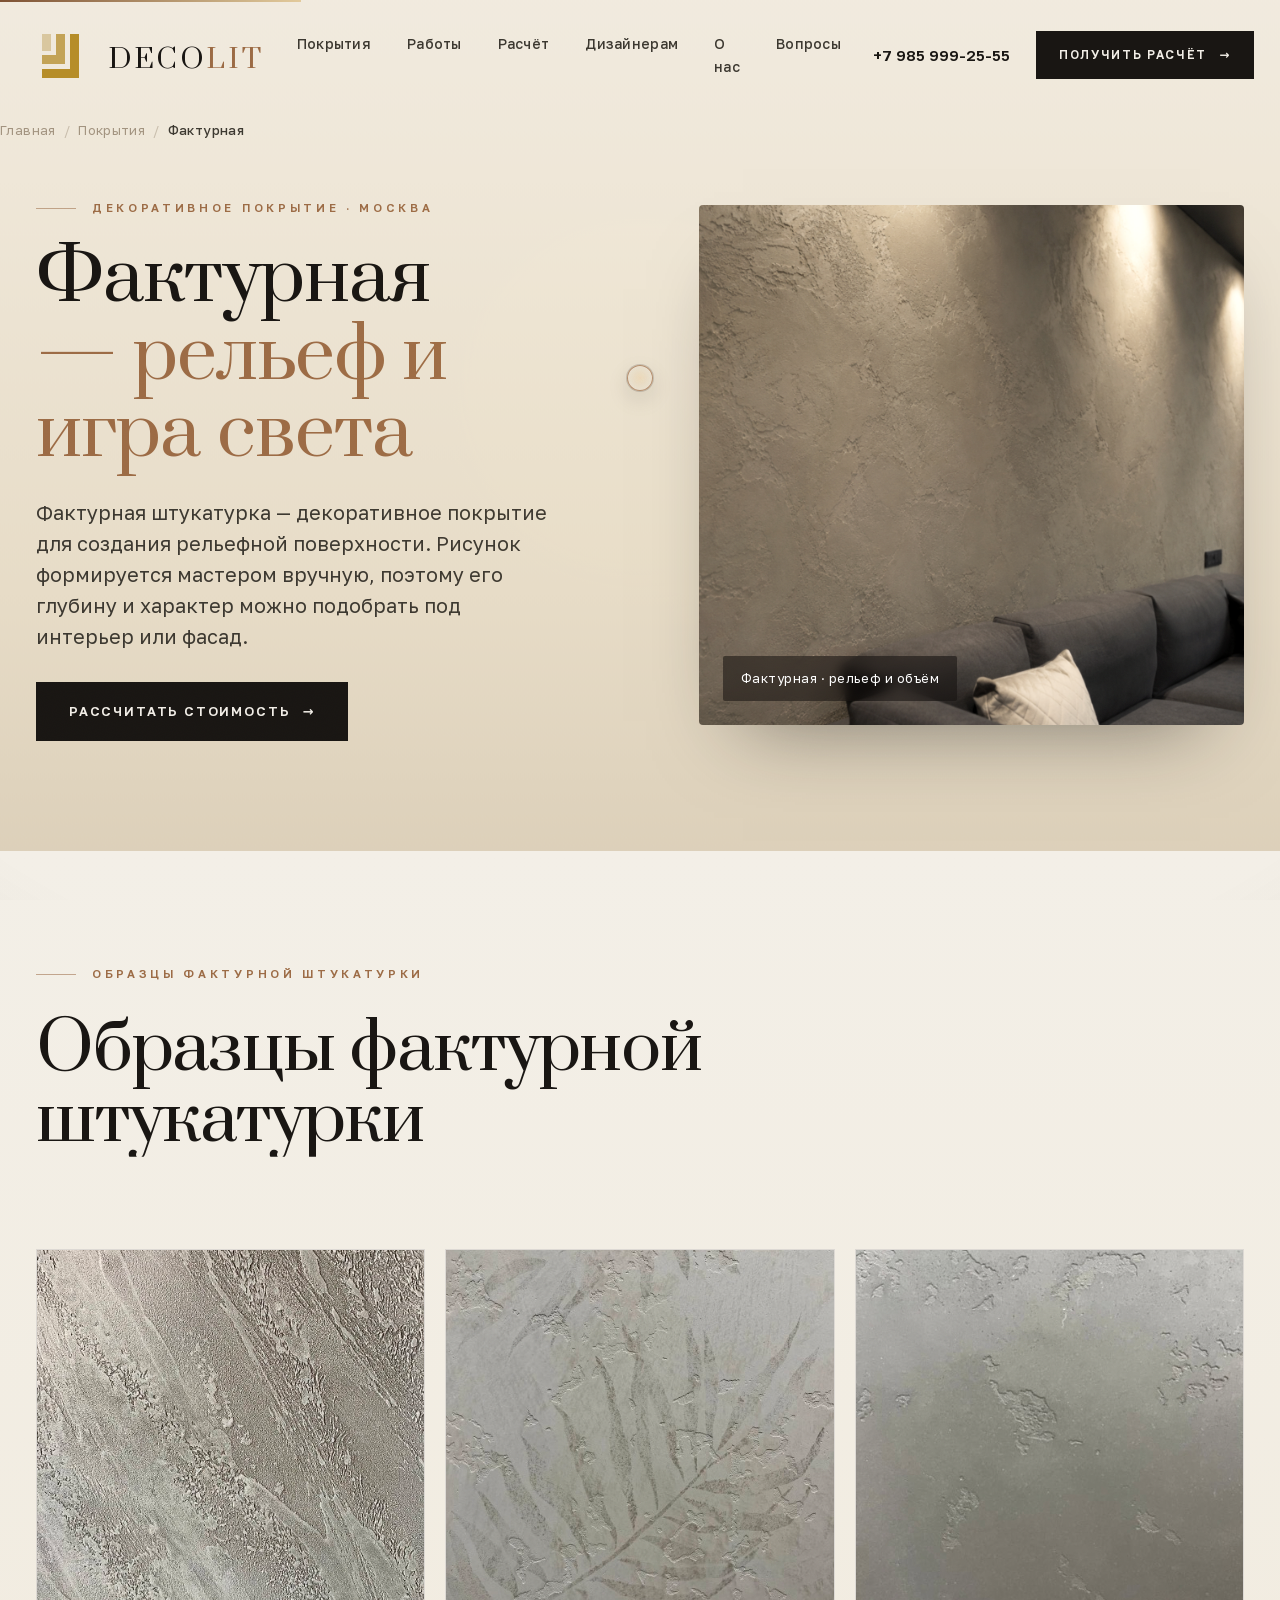
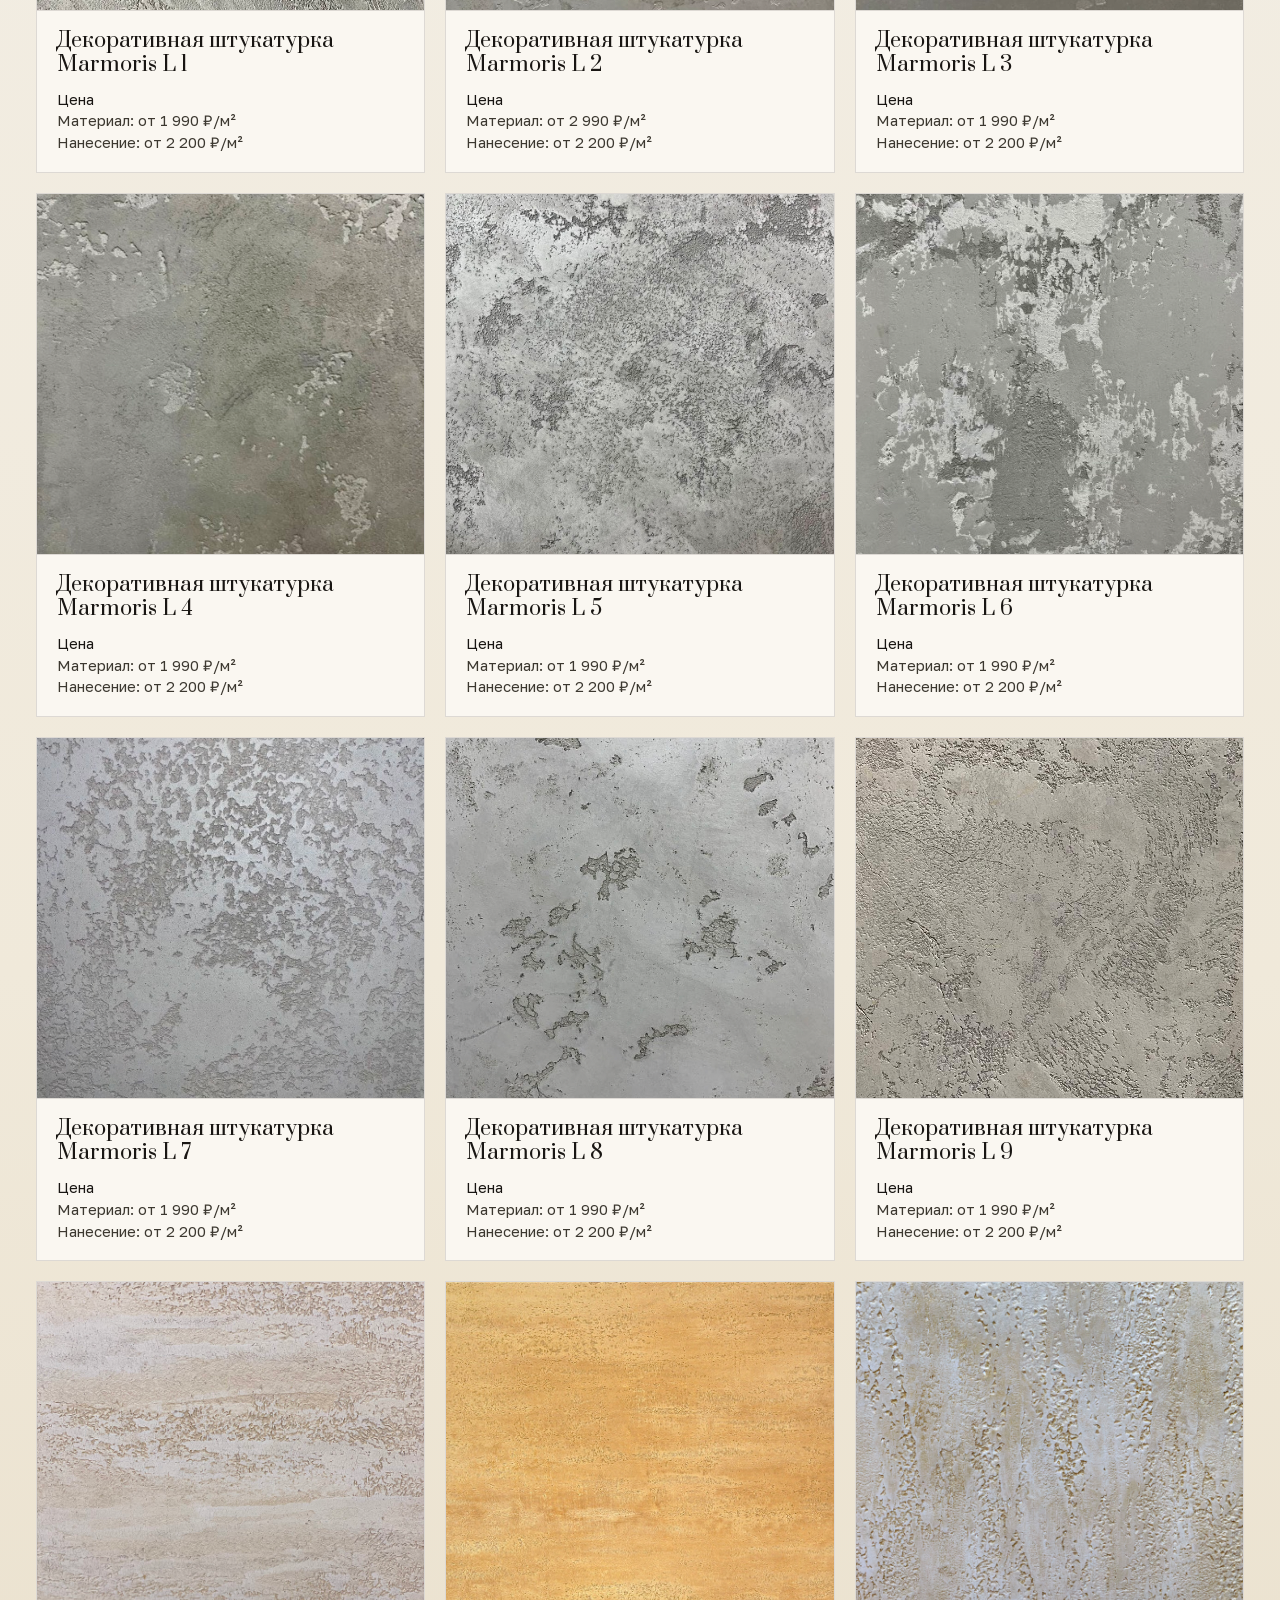
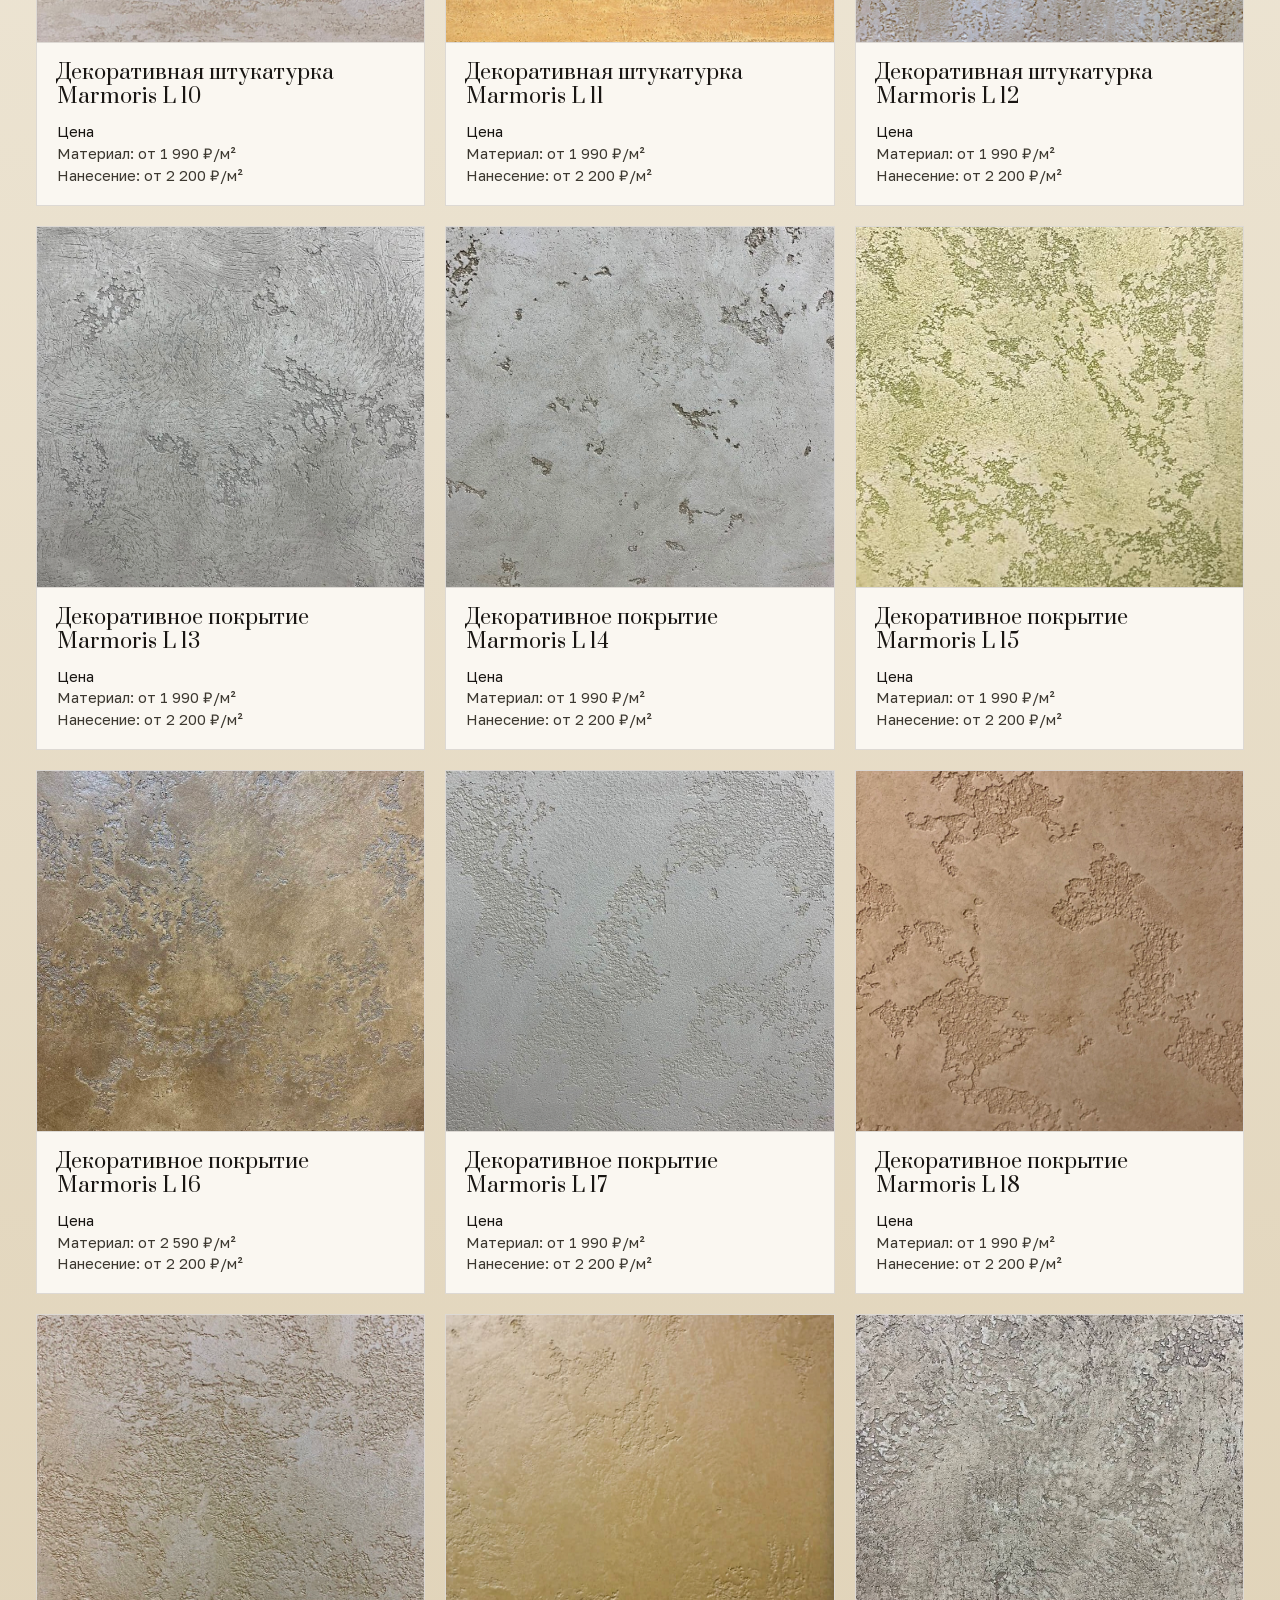
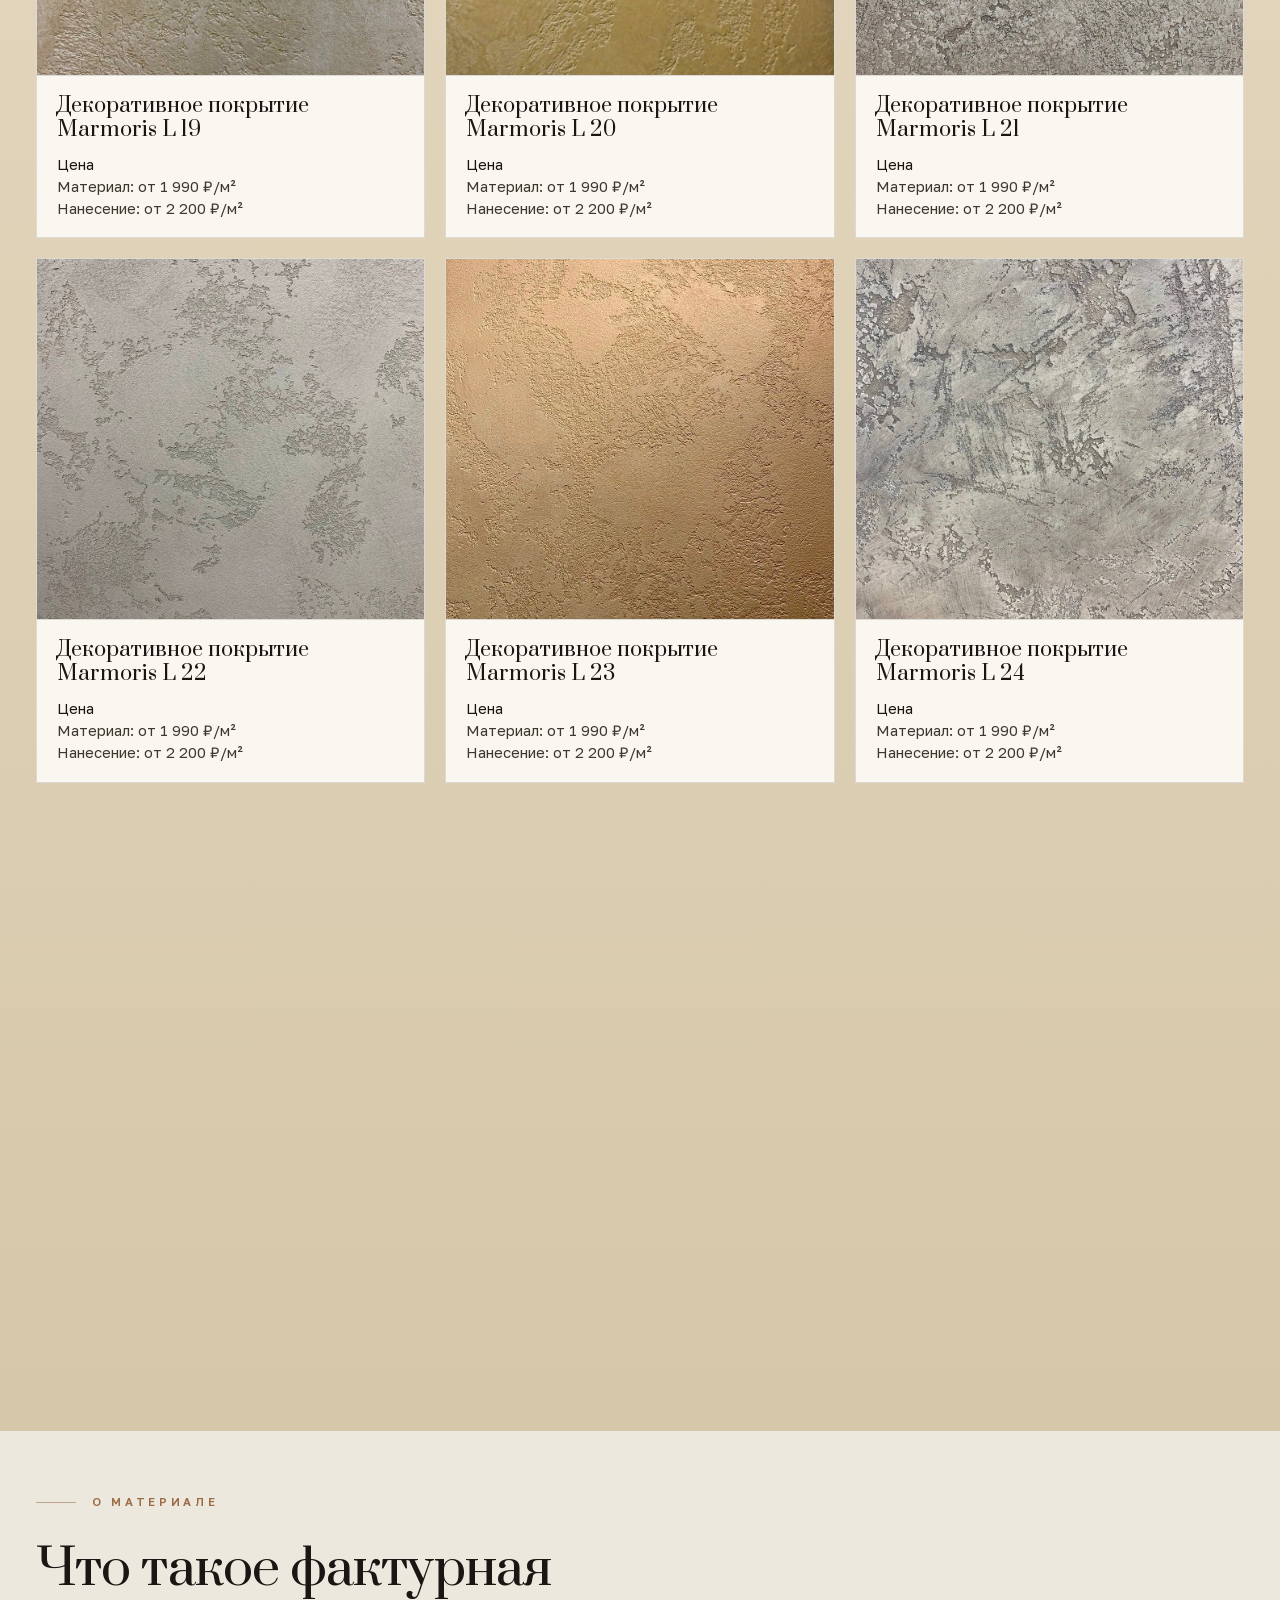
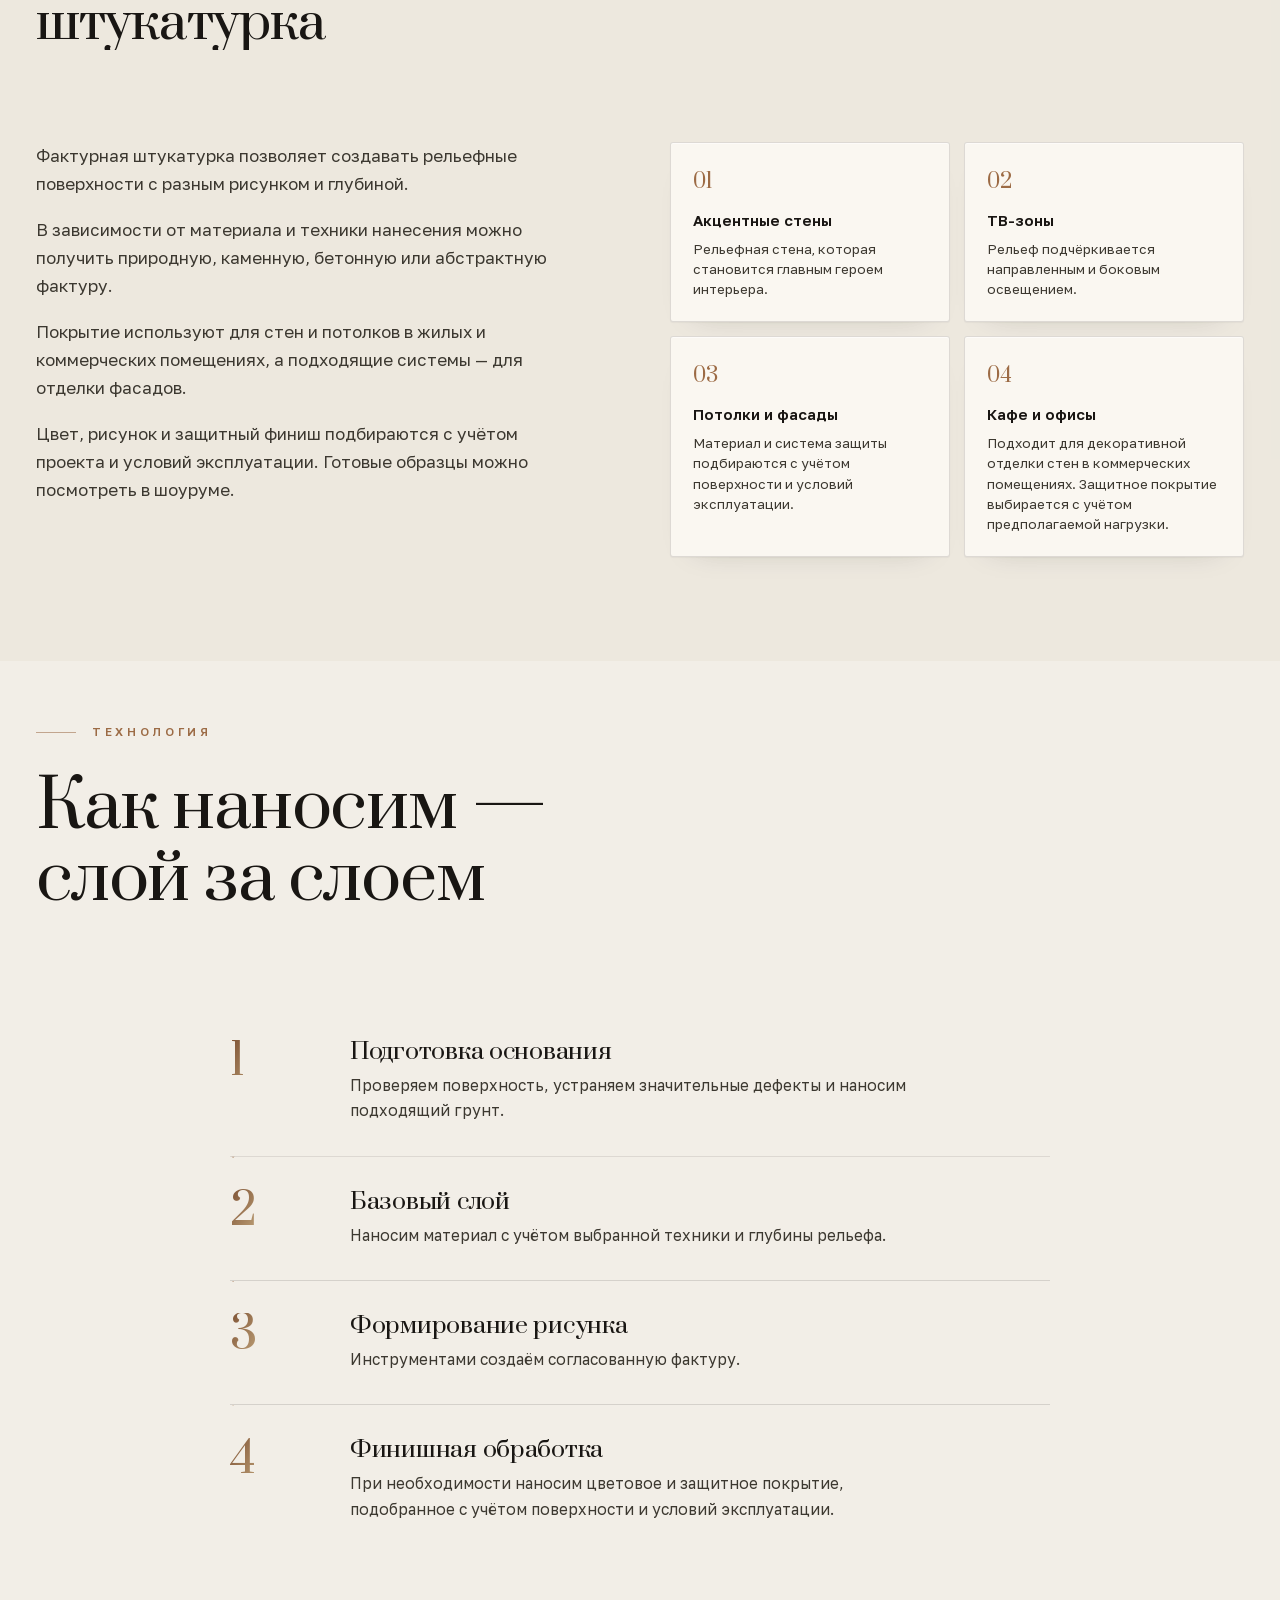
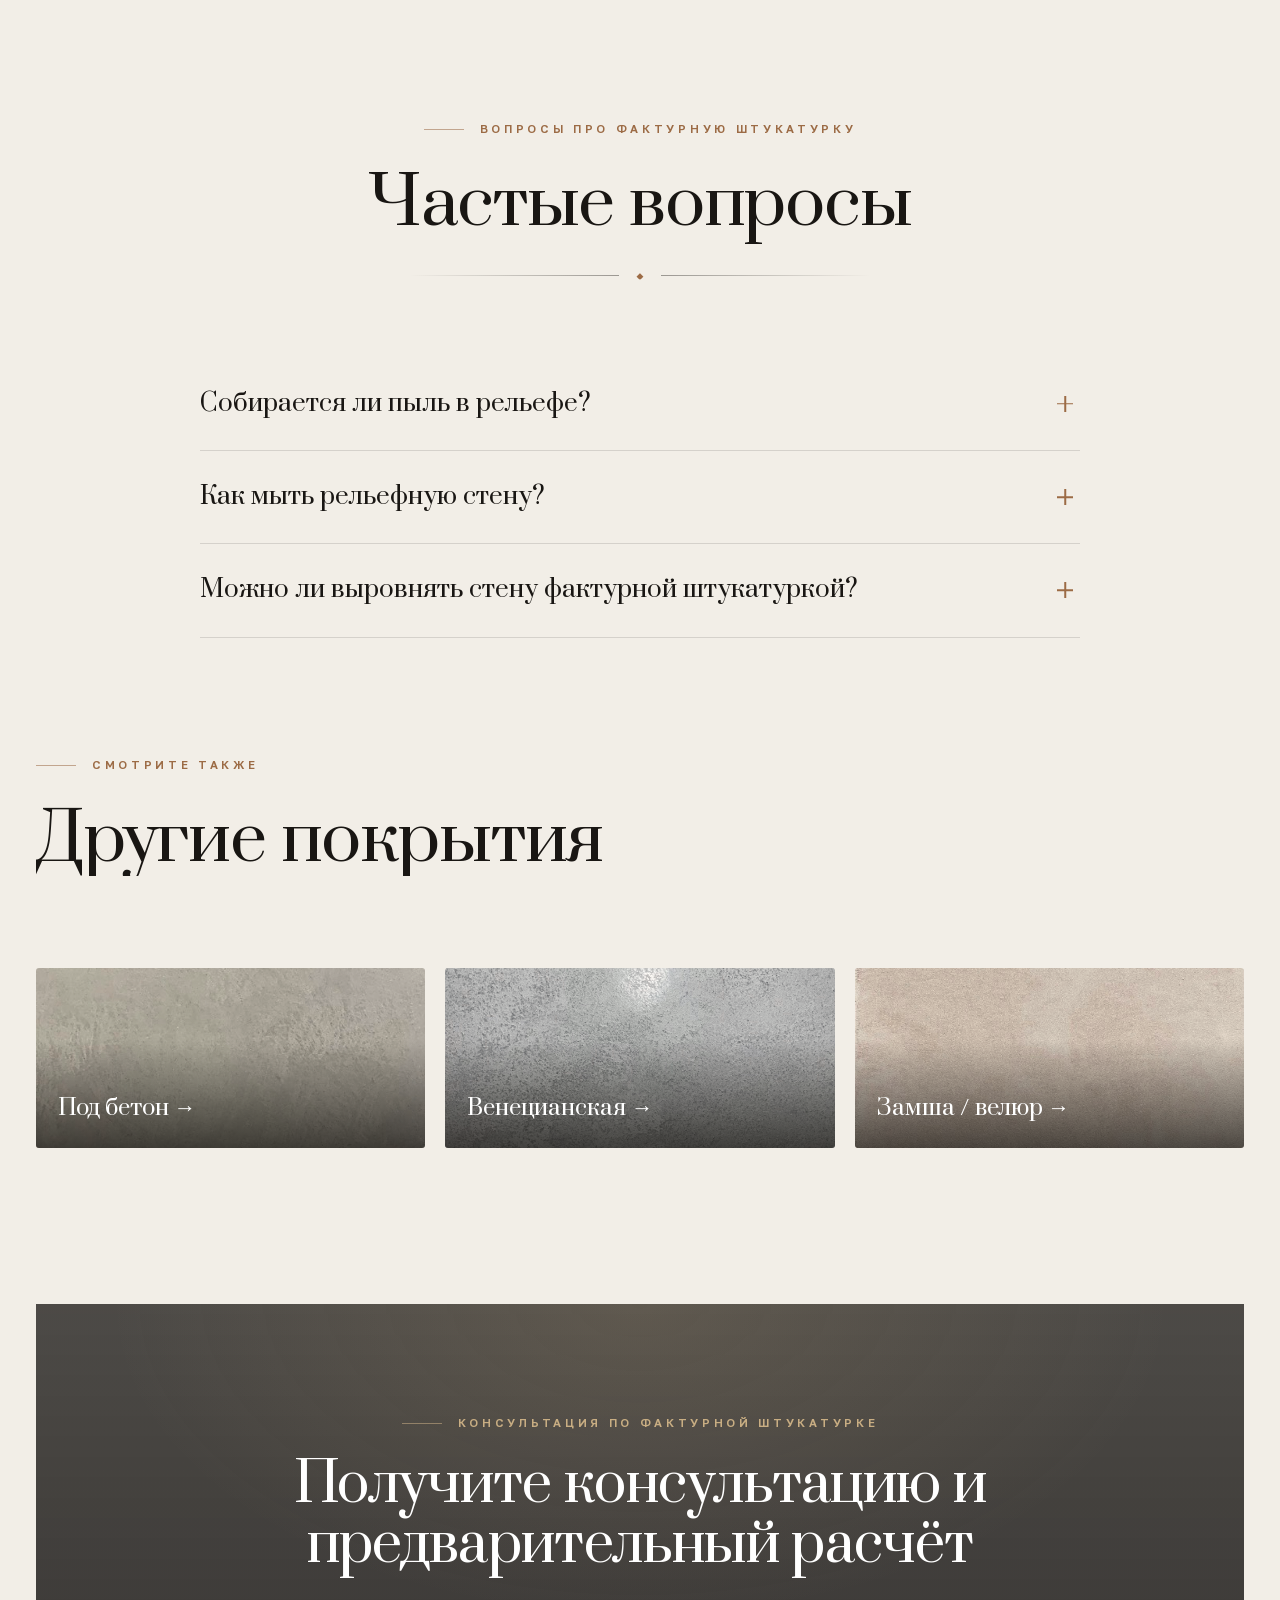
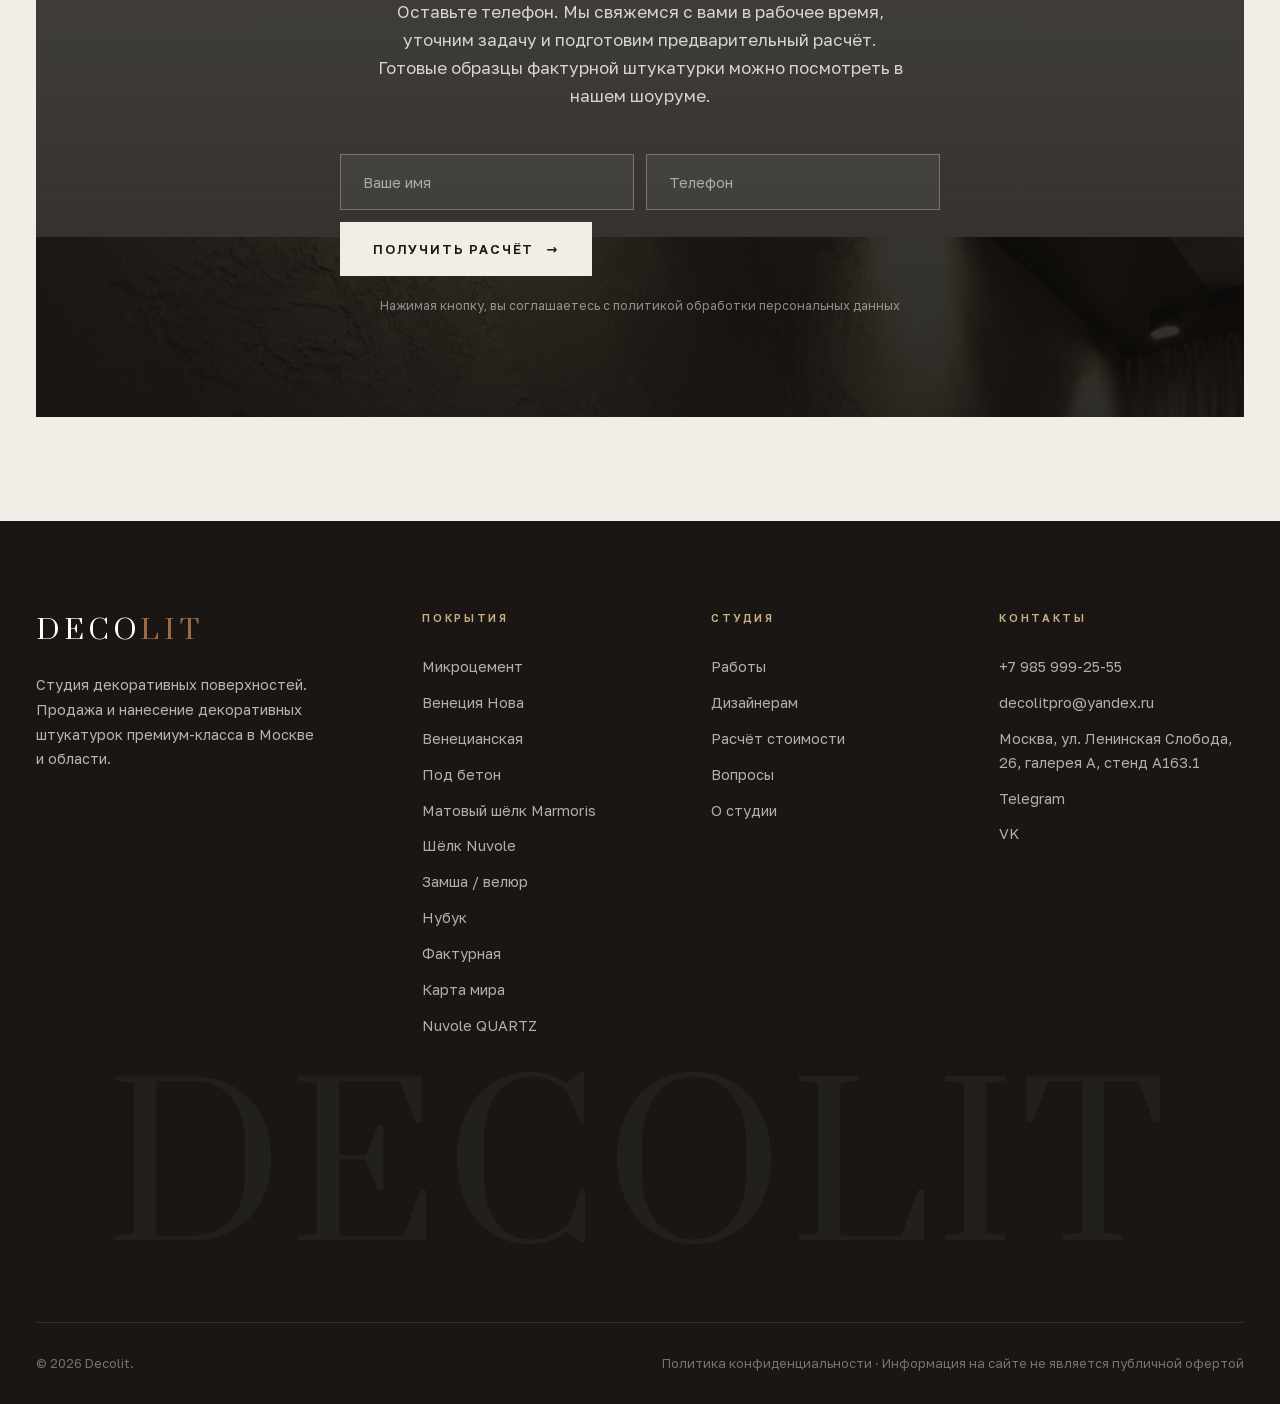
<file: site/pokrytiya/fakturnaya.html>
<!DOCTYPE html>
<html lang="ru">
<head>
<meta charset="UTF-8">
<meta name="viewport" content="width=device-width, initial-scale=1.0">
<script src="../js/metrika.js"></script>
<title>Фактурная штукатурка в Москве — материал от 1 990 ₽/м², нанесение от 2 200 ₽/м² · Деколит</title>
<meta name="description" content="Фактурная штукатурка для стен, потолков и фасадов в Москве. Материал от 1 990 ₽/м², нанесение от 2 200 ₽/м². Готовые образцы представлены в шоуруме Деколит.">
<link rel="canonical" href="https://decolitpro.ru/pokrytiya/fakturnaya.html">
<meta name="robots" content="index,follow">
<meta property="og:type" content="website">
<meta property="og:locale" content="ru_RU">
<meta property="og:site_name" content="Деколит">
<meta property="og:title" content="Фактурная штукатурка в Москве — материал от 1 990 ₽/м², нанесение от 2 200 ₽/м² · Деколит">
<meta property="og:description" content="Фактурная штукатурка для стен, потолков и фасадов в Москве. Материал от 1 990 ₽/м², нанесение от 2 200 ₽/м². Образцы в шоуруме Деколит.">
<meta property="og:url" content="https://decolitpro.ru/pokrytiya/fakturnaya.html">
<meta property="og:image" content="https://decolitpro.ru/assets/img/og-hero-20260801.png">
<meta property="og:image:width" content="1717">
<meta property="og:image:height" content="916">
<meta name="twitter:card" content="summary_large_image">
<meta name="twitter:title" content="Фактурная штукатурка в Москве — материал от 1 990 ₽/м², нанесение от 2 200 ₽/м² · Деколит">
<meta name="twitter:description" content="Фактурная штукатурка для стен, потолков и фасадов в Москве. Материал от 1 990 ₽/м², нанесение от 2 200 ₽/м². Образцы в шоуруме Деколит.">
<meta name="twitter:image" content="https://decolitpro.ru/assets/img/og-hero-20260801.png">
<!-- Цены обновлены по decolitpro.ru. Отзывы, объекты и часть фото пока требуют подтверждения. -->
<link rel="preload" href="../assets/fonts/prata-cyr.woff2" as="font" type="font/woff2" crossorigin>
<link rel="preload" href="../assets/fonts/golos-cyr.woff2" as="font" type="font/woff2" crossorigin>
<link rel="stylesheet" href="../css/fonts.css">
<link rel="stylesheet" href="../css/style.css?v=no-card-lightbox-css-20260709">
<link rel="stylesheet" href="../css/service.css?v=a07075c-fresh">
<link rel="stylesheet" href="../css/effects.css">
</head>
<body>

<!-- HEADER -->
<header id="hdr" class="scrolled">
  <div class="wrap nav">
    <a href="../index.html" class="logo">DECO<b>LIT</b></a>
    <nav class="nav-links">
      <a href="../index.html#materials">Покрытия</a>
      <a href="../index.html#works">Работы</a>
      <a href="../index.html#calc">Расчёт</a>
      <a href="../index.html#designers">Дизайнерам</a>
      <a href="../o-studii.html">О нас</a>
      <a href="../index.html#faq">Вопросы</a>
    </nav>
    <div class="nav-right">
      <span class="phone">+7 985 999-25-55</span>
      <a href="#contact" class="btn">Получить расчёт</a>
      <button class="burger" id="burger" aria-label="Меню"><span></span><span></span><span></span></button>
    </div>
  </div>
</header>

<div class="mobile-nav" id="mnav">
  <button class="x" id="mx" aria-label="Закрыть">×</button>
  <a href="../index.html#materials">Покрытия</a>
  <a href="../index.html#works">Работы</a>
  <a href="../index.html#calc">Расчёт</a>
  <a href="../index.html#designers">Дизайнерам</a>
  <a href="../o-studii.html">О нас</a>
  <a href="../index.html#faq">Вопросы</a>
  <a href="#contact" class="btn">Получить расчёт</a>
</div>

<!-- BREADCRUMBS -->
<div class="wrap crumbs">
  <a href="../index.html">Главная</a><span>/</span><a href="../index.html#materials">Покрытия</a><span>/</span><b>Фактурная</b>
</div>

<!-- HERO -->
<section class="svc-hero">
  <div class="wrap">
    <div class="grid">
      <div>
        <span class="eyebrow">Декоративное покрытие · Москва</span>
        <h1>Фактурная <em>— рельеф и игра света</em></h1>
        <p class="sub">Фактурная штукатурка — декоративное покрытие для создания рельефной поверхности. Рисунок формируется мастером вручную, поэтому его глубину и характер можно подобрать под интерьер или фасад.</p>
        <div class="cta">
          <a href="#contact" class="btn">Рассчитать стоимость</a>
        </div>
      </div>
      <div class="visual">
        <div class="surface photo grain" style="background-image:url('../assets/img/materials/tilda-fakturnaya.png');background-position:center"></div>
        <div class="badge">Фактурная · рельеф и объём</div>
      </div>
    </div>
  </div>
</section>

<!-- ЧТО ЭТО / ГДЕ ПРИМЕНЯЮТ -->
<section class="section section-alt">
  <div class="wrap">
    <div class="section-head reveal">
      <span class="eyebrow">Что это</span>
      <h2>Что такое фактурная штукатурка</h2>
    </div>
    <div class="about-grid">
      <div class="lead-txt reveal">
        <p>Фактурная штукатурка позволяет создавать рельефные поверхности с разным рисунком и глубиной.</p>
        <p>В зависимости от материала и техники нанесения можно получить природную, каменную, бетонную или абстрактную фактуру.</p>
        <p>Покрытие используют для стен и потолков в жилых и коммерческих помещениях, а подходящие системы — для отделки фасадов.</p>
        <p>Цвет, рисунок и защитный финиш подбираются с учётом проекта и условий эксплуатации. Готовые образцы можно посмотреть в шоуруме.</p>
      </div>
      <div class="apply reveal" data-d="1">
        <div class="a-item"><div class="ic">01</div><h4>Акцентные стены</h4><p>Рельефная стена, которая становится главным героем интерьера.</p></div>
        <div class="a-item"><div class="ic">02</div><h4>ТВ-зоны</h4><p>Рельеф подчёркивается направленным и боковым освещением.</p></div>
        <div class="a-item"><div class="ic">03</div><h4>Потолки и фасады</h4><p>Материал и система защиты подбираются с учётом поверхности и условий эксплуатации.</p></div>
        <div class="a-item"><div class="ic">04</div><h4>Кафе и офисы</h4><p>Подходит для декоративной отделки стен в коммерческих помещениях. Защитное покрытие выбирается с учётом предполагаемой нагрузки.</p></div>
      </div>
    </div>
  </div>
</section>

<!-- ОБРАЗЦЫ МАТЕРИАЛА -->
<section class="section section-alt samples-warm">
  <div class="wrap">
    <div class="section-head reveal">
      <span class="eyebrow">Образцы фактурной штукатурки</span>
      <h2>Образцы фактурной штукатурки</h2>
    </div>
    <div class="sample-grid sample-grid-microcement">
      <article class="sample-card reveal" data-d="0">
        <div class="surface grain" style="background-image:url('../assets/img/samples/fakturnaya/marmoris-l-01.jpg')"></div>
        <div class="sample-cap"><div class="sample-title">Декоративная штукатурка Marmoris L 1</div><div class="sample-note sample-price">Цена<span>Материал: от 1 990 ₽/м²</span><span>Нанесение: от 2 200 ₽/м²</span></div></div>
      </article>
      <article class="sample-card reveal" data-d="1">
        <div class="surface grain" style="background-image:url('../assets/img/samples/fakturnaya/marmoris-l-02.jpg')"></div>
        <div class="sample-cap"><div class="sample-title">Декоративная штукатурка Marmoris L 2</div><div class="sample-note sample-price">Цена<span>Материал: от 2 990 ₽/м²</span><span>Нанесение: от 2 200 ₽/м²</span></div></div>
      </article>
      <article class="sample-card reveal" data-d="2">
        <div class="surface grain" style="background-image:url('../assets/img/samples/fakturnaya/marmoris-l-03.jpg')"></div>
        <div class="sample-cap"><div class="sample-title">Декоративная штукатурка Marmoris L 3</div><div class="sample-note sample-price">Цена<span>Материал: от 1 990 ₽/м²</span><span>Нанесение: от 2 200 ₽/м²</span></div></div>
      </article>
      <article class="sample-card reveal" data-d="0">
        <div class="surface grain" style="background-image:url('../assets/img/samples/fakturnaya/marmoris-l-04.jpg')"></div>
        <div class="sample-cap"><div class="sample-title">Декоративная штукатурка Marmoris L 4</div><div class="sample-note sample-price">Цена<span>Материал: от 1 990 ₽/м²</span><span>Нанесение: от 2 200 ₽/м²</span></div></div>
      </article>
      <article class="sample-card reveal" data-d="1">
        <div class="surface grain" style="background-image:url('../assets/img/samples/fakturnaya/marmoris-l-05.jpg')"></div>
        <div class="sample-cap"><div class="sample-title">Декоративная штукатурка Marmoris L 5</div><div class="sample-note sample-price">Цена<span>Материал: от 1 990 ₽/м²</span><span>Нанесение: от 2 200 ₽/м²</span></div></div>
      </article>
      <article class="sample-card reveal" data-d="2">
        <div class="surface grain" style="background-image:url('../assets/img/samples/fakturnaya/marmoris-l-06.jpg')"></div>
        <div class="sample-cap"><div class="sample-title">Декоративная штукатурка Marmoris L 6</div><div class="sample-note sample-price">Цена<span>Материал: от 1 990 ₽/м²</span><span>Нанесение: от 2 200 ₽/м²</span></div></div>
      </article>
      <article class="sample-card reveal" data-d="0">
        <div class="surface grain" style="background-image:url('../assets/img/samples/fakturnaya/marmoris-l-07.jpg')"></div>
        <div class="sample-cap"><div class="sample-title">Декоративная штукатурка Marmoris L 7</div><div class="sample-note sample-price">Цена<span>Материал: от 1 990 ₽/м²</span><span>Нанесение: от 2 200 ₽/м²</span></div></div>
      </article>
      <article class="sample-card reveal" data-d="1">
        <div class="surface grain" style="background-image:url('../assets/img/samples/fakturnaya/marmoris-l-08.jpg')"></div>
        <div class="sample-cap"><div class="sample-title">Декоративная штукатурка Marmoris L 8</div><div class="sample-note sample-price">Цена<span>Материал: от 1 990 ₽/м²</span><span>Нанесение: от 2 200 ₽/м²</span></div></div>
      </article>
      <article class="sample-card reveal" data-d="2">
        <div class="surface grain" style="background-image:url('../assets/img/samples/fakturnaya/marmoris-l-09.jpg')"></div>
        <div class="sample-cap"><div class="sample-title">Декоративная штукатурка Marmoris L 9</div><div class="sample-note sample-price">Цена<span>Материал: от 1 990 ₽/м²</span><span>Нанесение: от 2 200 ₽/м²</span></div></div>
      </article>
      <article class="sample-card reveal" data-d="0">
        <div class="surface grain" style="background-image:url('../assets/img/samples/fakturnaya/marmoris-l-10.jpg')"></div>
        <div class="sample-cap"><div class="sample-title">Декоративная штукатурка Marmoris L 10</div><div class="sample-note sample-price">Цена<span>Материал: от 1 990 ₽/м²</span><span>Нанесение: от 2 200 ₽/м²</span></div></div>
      </article>
      <article class="sample-card reveal" data-d="1">
        <div class="surface grain" style="background-image:url('../assets/img/samples/fakturnaya/marmoris-l-11.jpg')"></div>
        <div class="sample-cap"><div class="sample-title">Декоративная штукатурка Marmoris L 11</div><div class="sample-note sample-price">Цена<span>Материал: от 1 990 ₽/м²</span><span>Нанесение: от 2 200 ₽/м²</span></div></div>
      </article>
      <article class="sample-card reveal" data-d="2">
        <div class="surface grain" style="background-image:url('../assets/img/samples/fakturnaya/marmoris-l-12.jpg')"></div>
        <div class="sample-cap"><div class="sample-title">Декоративная штукатурка Marmoris L 12</div><div class="sample-note sample-price">Цена<span>Материал: от 1 990 ₽/м²</span><span>Нанесение: от 2 200 ₽/м²</span></div></div>
      </article>
      <article class="sample-card reveal" data-d="0">
        <div class="surface grain" style="background-image:url('../assets/img/samples/fakturnaya/marmoris-l-13.jpg')"></div>
        <div class="sample-cap"><div class="sample-title">Декоративное покрытие Marmoris L 13</div><div class="sample-note sample-price">Цена<span>Материал: от 1 990 ₽/м²</span><span>Нанесение: от 2 200 ₽/м²</span></div></div>
      </article>
      <article class="sample-card reveal" data-d="1">
        <div class="surface grain" style="background-image:url('../assets/img/samples/fakturnaya/marmoris-l-14.jpg')"></div>
        <div class="sample-cap"><div class="sample-title">Декоративное покрытие Marmoris L 14</div><div class="sample-note sample-price">Цена<span>Материал: от 1 990 ₽/м²</span><span>Нанесение: от 2 200 ₽/м²</span></div></div>
      </article>
      <article class="sample-card reveal" data-d="2">
        <div class="surface grain" style="background-image:url('../assets/img/samples/fakturnaya/marmoris-l-15.jpg')"></div>
        <div class="sample-cap"><div class="sample-title">Декоративное покрытие Marmoris L 15</div><div class="sample-note sample-price">Цена<span>Материал: от 1 990 ₽/м²</span><span>Нанесение: от 2 200 ₽/м²</span></div></div>
      </article>
      <article class="sample-card reveal" data-d="0">
        <div class="surface grain" style="background-image:url('../assets/img/samples/fakturnaya/marmoris-l-16.jpg')"></div>
        <div class="sample-cap"><div class="sample-title">Декоративное покрытие Marmoris L 16</div><div class="sample-note sample-price">Цена<span>Материал: от 2 590 ₽/м²</span><span>Нанесение: от 2 200 ₽/м²</span></div></div>
      </article>
      <article class="sample-card reveal" data-d="1">
        <div class="surface grain" style="background-image:url('../assets/img/samples/fakturnaya/marmoris-l-17.jpg')"></div>
        <div class="sample-cap"><div class="sample-title">Декоративное покрытие Marmoris L 17</div><div class="sample-note sample-price">Цена<span>Материал: от 1 990 ₽/м²</span><span>Нанесение: от 2 200 ₽/м²</span></div></div>
      </article>
      <article class="sample-card reveal" data-d="2">
        <div class="surface grain" style="background-image:url('../assets/img/samples/fakturnaya/marmoris-l-18.jpg')"></div>
        <div class="sample-cap"><div class="sample-title">Декоративное покрытие Marmoris L 18</div><div class="sample-note sample-price">Цена<span>Материал: от 1 990 ₽/м²</span><span>Нанесение: от 2 200 ₽/м²</span></div></div>
      </article>
      <article class="sample-card reveal" data-d="0">
        <div class="surface grain" style="background-image:url('../assets/img/samples/fakturnaya/marmoris-l-19.jpg')"></div>
        <div class="sample-cap"><div class="sample-title">Декоративное покрытие Marmoris L 19</div><div class="sample-note sample-price">Цена<span>Материал: от 1 990 ₽/м²</span><span>Нанесение: от 2 200 ₽/м²</span></div></div>
      </article>
      <article class="sample-card reveal" data-d="1">
        <div class="surface grain" style="background-image:url('../assets/img/samples/fakturnaya/marmoris-l-20.jpg')"></div>
        <div class="sample-cap"><div class="sample-title">Декоративное покрытие Marmoris L 20</div><div class="sample-note sample-price">Цена<span>Материал: от 1 990 ₽/м²</span><span>Нанесение: от 2 200 ₽/м²</span></div></div>
      </article>
      <article class="sample-card reveal" data-d="2">
        <div class="surface grain" style="background-image:url('../assets/img/samples/fakturnaya/marmoris-l-21.jpg')"></div>
        <div class="sample-cap"><div class="sample-title">Декоративное покрытие Marmoris L 21</div><div class="sample-note sample-price">Цена<span>Материал: от 1 990 ₽/м²</span><span>Нанесение: от 2 200 ₽/м²</span></div></div>
      </article>
      <article class="sample-card reveal" data-d="0">
        <div class="surface grain" style="background-image:url('../assets/img/samples/fakturnaya/marmoris-l-22.jpg')"></div>
        <div class="sample-cap"><div class="sample-title">Декоративное покрытие Marmoris L 22</div><div class="sample-note sample-price">Цена<span>Материал: от 1 990 ₽/м²</span><span>Нанесение: от 2 200 ₽/м²</span></div></div>
      </article>
      <article class="sample-card reveal" data-d="1">
        <div class="surface grain" style="background-image:url('../assets/img/samples/fakturnaya/marmoris-l-23.jpg')"></div>
        <div class="sample-cap"><div class="sample-title">Декоративное покрытие Marmoris L 23</div><div class="sample-note sample-price">Цена<span>Материал: от 1 990 ₽/м²</span><span>Нанесение: от 2 200 ₽/м²</span></div></div>
      </article>
      <article class="sample-card reveal" data-d="2">
        <div class="surface grain" style="background-image:url('../assets/img/samples/fakturnaya/marmoris-l-24.jpg')"></div>
        <div class="sample-cap"><div class="sample-title">Декоративное покрытие Marmoris L 24</div><div class="sample-note sample-price">Цена<span>Материал: от 1 990 ₽/м²</span><span>Нанесение: от 2 200 ₽/м²</span></div></div>
      </article>
      <article class="sample-card reveal" data-d="0">
        <div class="surface grain" style="background-image:url('../assets/img/samples/fakturnaya/marmoris-l-25.jpg')"></div>
        <div class="sample-cap"><div class="sample-title">Декоративное покрытие Marmoris L 25</div><div class="sample-note sample-price">Цена<span>Материал: от 1 990 ₽/м²</span><span>Нанесение: от 2 200 ₽/м²</span></div></div>
      </article>
      <article class="sample-card reveal" data-d="1">
        <div class="surface grain" style="background-image:url('../assets/img/samples/fakturnaya/marmoris-l-26.jpg')"></div>
        <div class="sample-cap"><div class="sample-title">Декоративное покрытие Marmoris L 26</div><div class="sample-note sample-price">Цена<span>Материал: от 2 290 ₽/м²</span><span>Нанесение: от 2 200 ₽/м²</span></div></div>
      </article>
      <article class="sample-card reveal" data-d="2">
        <div class="surface grain" style="background-image:url('../assets/img/samples/fakturnaya/marmoris-l-27.jpg')"></div>
        <div class="sample-cap"><div class="sample-title">Декоративное покрытие Marmoris L 27</div><div class="sample-note sample-price">Цена<span>Материал: от 2 590 ₽/м²</span><span>Нанесение: от 2 200 ₽/м²</span></div></div>
      </article>
    </div>
  </div>
</section>

<!-- ПРОЦЕСС НАНЕСЕНИЯ -->
<section class="section">
  <div class="wrap">
    <div class="section-head reveal">
      <span class="eyebrow">Технология</span>
      <h2>Как наносим — слой за слоем</h2>
    </div>
    <div class="flow">
      <div class="row reveal"><div class="step-no">1</div><div><h3>Подготовка основания</h3><p>Проверяем поверхность, устраняем значительные дефекты и наносим подходящий грунт.</p></div></div>
      <div class="row reveal"><div class="step-no">2</div><div><h3>Базовый слой</h3><p>Наносим материал с учётом выбранной техники и глубины рельефа.</p></div></div>
      <div class="row reveal"><div class="step-no">3</div><div><h3>Формирование рисунка</h3><p>Инструментами создаём согласованную фактуру.</p></div></div>
      <div class="row reveal"><div class="step-no">4</div><div><h3>Финишная обработка</h3><p>При необходимости наносим цветовое и защитное покрытие, подобранное с учётом поверхности и условий эксплуатации.</p></div></div>
    </div>
  </div>
</section>

<!-- FAQ -->
<section class="section" id="faq">
  <div class="wrap">
    <div class="section-head section-head-center reveal">
      <span class="eyebrow eyebrow-center">Вопросы про фактурную штукатурку</span>
      <h2>Частые вопросы</h2>
      <div class="seam"><span>◆</span></div>
    </div>
    <div class="faq">
      <div class="q reveal"><button>Собирается ли пыль в рельефе?<span class="ic"></span></button><div class="a"><p>Количество пыли зависит от глубины и формы рельефа. Для ухода можно использовать мягкую щётку или пылесос на небольшой мощности. Подходящий способ очистки зависит от финишного покрытия.</p></div></div>
      <div class="q reveal"><button>Как мыть рельефную стену?<span class="ic"></span></button><div class="a"><p>Возможность влажной уборки зависит от материала и защитного покрытия. Обычно используют хорошо отжатую мягкую ткань и нейтральное средство. Абразивы и агрессивную химию применять не рекомендуется.</p></div></div>
      <div class="q reveal"><button>Можно ли выровнять стену фактурной штукатуркой?<span class="ic"></span></button><div class="a"><p>Фактура может визуально сделать небольшие неровности менее заметными, но не заменяет подготовку основания. Значительные дефекты и перепады необходимо устранить до нанесения декоративного покрытия.</p></div></div>
    </div>
  </div>
</section>

<!-- ДРУГИЕ ПОКРЫТИЯ -->
<section class="section">
  <div class="wrap">
    <div class="section-head reveal">
      <span class="eyebrow">Смотрите также</span>
      <h2>Другие покрытия</h2>
    </div>
    <div class="cross reveal">
      <a href="beton.html"><div class="surface photo grain" style="background-image:url('../assets/img/samples/beton/sample-1.jpg');background-position:center"></div><div class="t">Под бетон →</div></a>
      <a href="venecianka.html"><div class="surface photo grain" style="background-image:url('../assets/img/samples/venecianka/sample-1.jpg');background-position:center"></div><div class="t">Венецианская →</div></a>
      <a href="zamsha.html"><div class="surface photo grain" style="background-image:url('../assets/img/materials/ancoral.jpg');background-position:center"></div><div class="t">Замша / велюр →</div></a>
    </div>
  </div>
</section>

<!-- FINAL CTA -->
<section class="section" id="contact">
  <div class="wrap">
    <div class="final reveal">
      <div class="tex tex-texture grain"></div>
      <span class="eyebrow eyebrow-sand eyebrow-center">Консультация по фактурной штукатурке</span>
      <h2>Получите консультацию и предварительный расчёт</h2>
      <p>Оставьте телефон. Мы свяжемся с вами в рабочее время, уточним задачу и подготовим предварительный расчёт. Готовые образцы фактурной штукатурки можно посмотреть в нашем шоуруме.</p>
      <form class="form" novalidate data-lead-form>
        <input type="text" name="name" placeholder="Ваше имя" aria-label="Имя" autocomplete="name" required>
        <input type="tel" name="phone" placeholder="Телефон" aria-label="Телефон" autocomplete="tel" required>
        <button class="btn btn-light" type="submit">Получить расчёт</button>
      </form>
      <div class="form-note">Нажимая кнопку, вы соглашаетесь с <a href="../politika.html">политикой обработки персональных данных</a></div>
    </div>
  </div>
</section>

<!-- FOOTER -->
<footer>
  <div class="wrap">
    <div class="foot">
      <div>
        <div class="logo">DECO<b>LIT</b></div>
        <p>Студия декоративных поверхностей. Продажа и нанесение декоративных штукатурок премиум-класса в Москве и области.</p>
      </div>
      <div>
        <h4>Покрытия</h4>
        <a href="mikrocement.html">Микроцемент</a>
        <a href="venezia-nova.html">Венеция Нова</a>
        <a href="venecianka.html">Венецианская</a>
        <a href="beton.html">Под бетон</a>
        <a href="marmoris.html">Матовый шёлк Marmoris</a>
        <a href="shelk.html">Шёлк Nuvole</a>
        <a href="zamsha.html">Замша / велюр</a>
        <a href="nubuk.html">Нубук</a>
        <a href="fakturnaya.html">Фактурная</a>
        <a href="karta-mira.html">Карта мира</a>
        <a href="nuvole-quartz.html">Nuvole QUARTZ</a>
      </div>
      <div>
        <h4>Студия</h4>
        <a href="../index.html#works">Работы</a>
        <a href="../index.html#designers">Дизайнерам</a>
        <a href="../index.html#calc">Расчёт стоимости</a>
        <a href="../index.html#faq">Вопросы</a>
        <a href="../o-studii.html">О студии</a>
      </div>
      <div>
        <h4>Контакты</h4>
        <a href="tel:+79859992555">+7 985 999-25-55</a>
        <a href="mailto:decolitpro@yandex.ru">decolitpro@yandex.ru</a>
        <a href="https://yandex.ru/maps/?text=Москва%2C+ул.+Ленинская+Слобода%2C+26" target="_blank" rel="noopener">Москва, ул. Ленинская Слобода, 26, галерея А, стенд А163.1</a>
        <a href="https://t.me/decolitpro" target="_blank" rel="noopener">Telegram</a>
        <a href="https://vk.com/decolitpro" target="_blank" rel="noopener">VK</a>
      </div>
    </div>
    <div class="foot-mark" aria-hidden="true">DECOLIT</div>
    <div class="foot-bottom">
      <span>© 2026 Decolit.</span>
      <span><a href="../politika.html">Политика конфиденциальности</a> · Информация на сайте не является публичной офертой</span>
    </div>
  </div>
</footer>

<script src="../js/main.js?v=unified-material-pages-20260726"></script>
<script src="../js/effects.js?v=a07075c-fresh"></script>
<script type="application/ld+json">
{
  "@context": "https://schema.org",
  "@graph": [
    {
      "@type": "ProfessionalService",
      "@id": "https://decolitpro.ru/#organization",
      "name": "Деколит",
      "url": "https://decolitpro.ru/",
      "image": "https://decolitpro.ru/assets/img/og-hero-20260801.png",
      "telephone": "+79859992555",
      "email": "decolitpro@yandex.ru",
      "address": {
        "@type": "PostalAddress",
        "streetAddress": "ул. Ленинская Слобода, 26, галерея А, стенд А163.1",
        "addressLocality": "Москва",
        "addressCountry": "RU"
      },
      "areaServed": [
        "Москва",
        "Московская область"
      ],
      "priceRange": "₽₽₽",
      "sameAs": [
        "https://t.me/decolitpro",
        "https://vk.com/decolitpro"
      ]
    },
    {
      "@type": "Service",
      "@id": "https://decolitpro.ru/pokrytiya/fakturnaya.html#service",
      "serviceType": "Фактурная штукатурка",
      "name": "Фактурная штукатурка",
      "url": "https://decolitpro.ru/pokrytiya/fakturnaya.html",
      "description": "Фактурная штукатурка для стен, потолков и фасадов в Москве. Материал от 1 990 ₽/м², нанесение от 2 200 ₽/м². Готовые образцы представлены в шоуруме Деколит.",
      "provider": {
        "@id": "https://decolitpro.ru/#organization"
      },
      "areaServed": [
        "Москва",
        "Московская область"
      ],
      "offers": {
        "@type": "Offer",
        "url": "https://decolitpro.ru/pokrytiya/fakturnaya.html",
        "priceCurrency": "RUB",
        "price": "4190",
        "availability": "https://schema.org/InStock",
        "itemCondition": "https://schema.org/NewCondition",
        "description": "Материал от 1 990 ₽/м², нанесение от 2 200 ₽/м²."
      }
    },
    {
      "@type": "BreadcrumbList",
      "@id": "https://decolitpro.ru/pokrytiya/fakturnaya.html#breadcrumb",
      "itemListElement": [
        {
          "@type": "ListItem",
          "position": 1,
          "name": "Главная",
          "item": "https://decolitpro.ru/"
        },
        {
          "@type": "ListItem",
          "position": 2,
          "name": "Фактурная штукатурка",
          "item": "https://decolitpro.ru/pokrytiya/fakturnaya.html"
        }
      ]
    },
    {
      "@type": "WebPage",
      "@id": "https://decolitpro.ru/pokrytiya/fakturnaya.html#webpage",
      "url": "https://decolitpro.ru/pokrytiya/fakturnaya.html",
      "name": "Фактурная штукатурка в Москве — материал от 1 990 ₽/м², нанесение от 2 200 ₽/м² · Деколит",
      "description": "Фактурная штукатурка для стен, потолков и фасадов в Москве. Материал от 1 990 ₽/м², нанесение от 2 200 ₽/м². Готовые образцы представлены в шоуруме Деколит.",
      "isPartOf": {
        "@id": "https://decolitpro.ru/#website"
      },
      "mainEntity": {
        "@id": "https://decolitpro.ru/pokrytiya/fakturnaya.html#service"
      }
    }
  ]
}
</script>
</body>
</html>
</file>
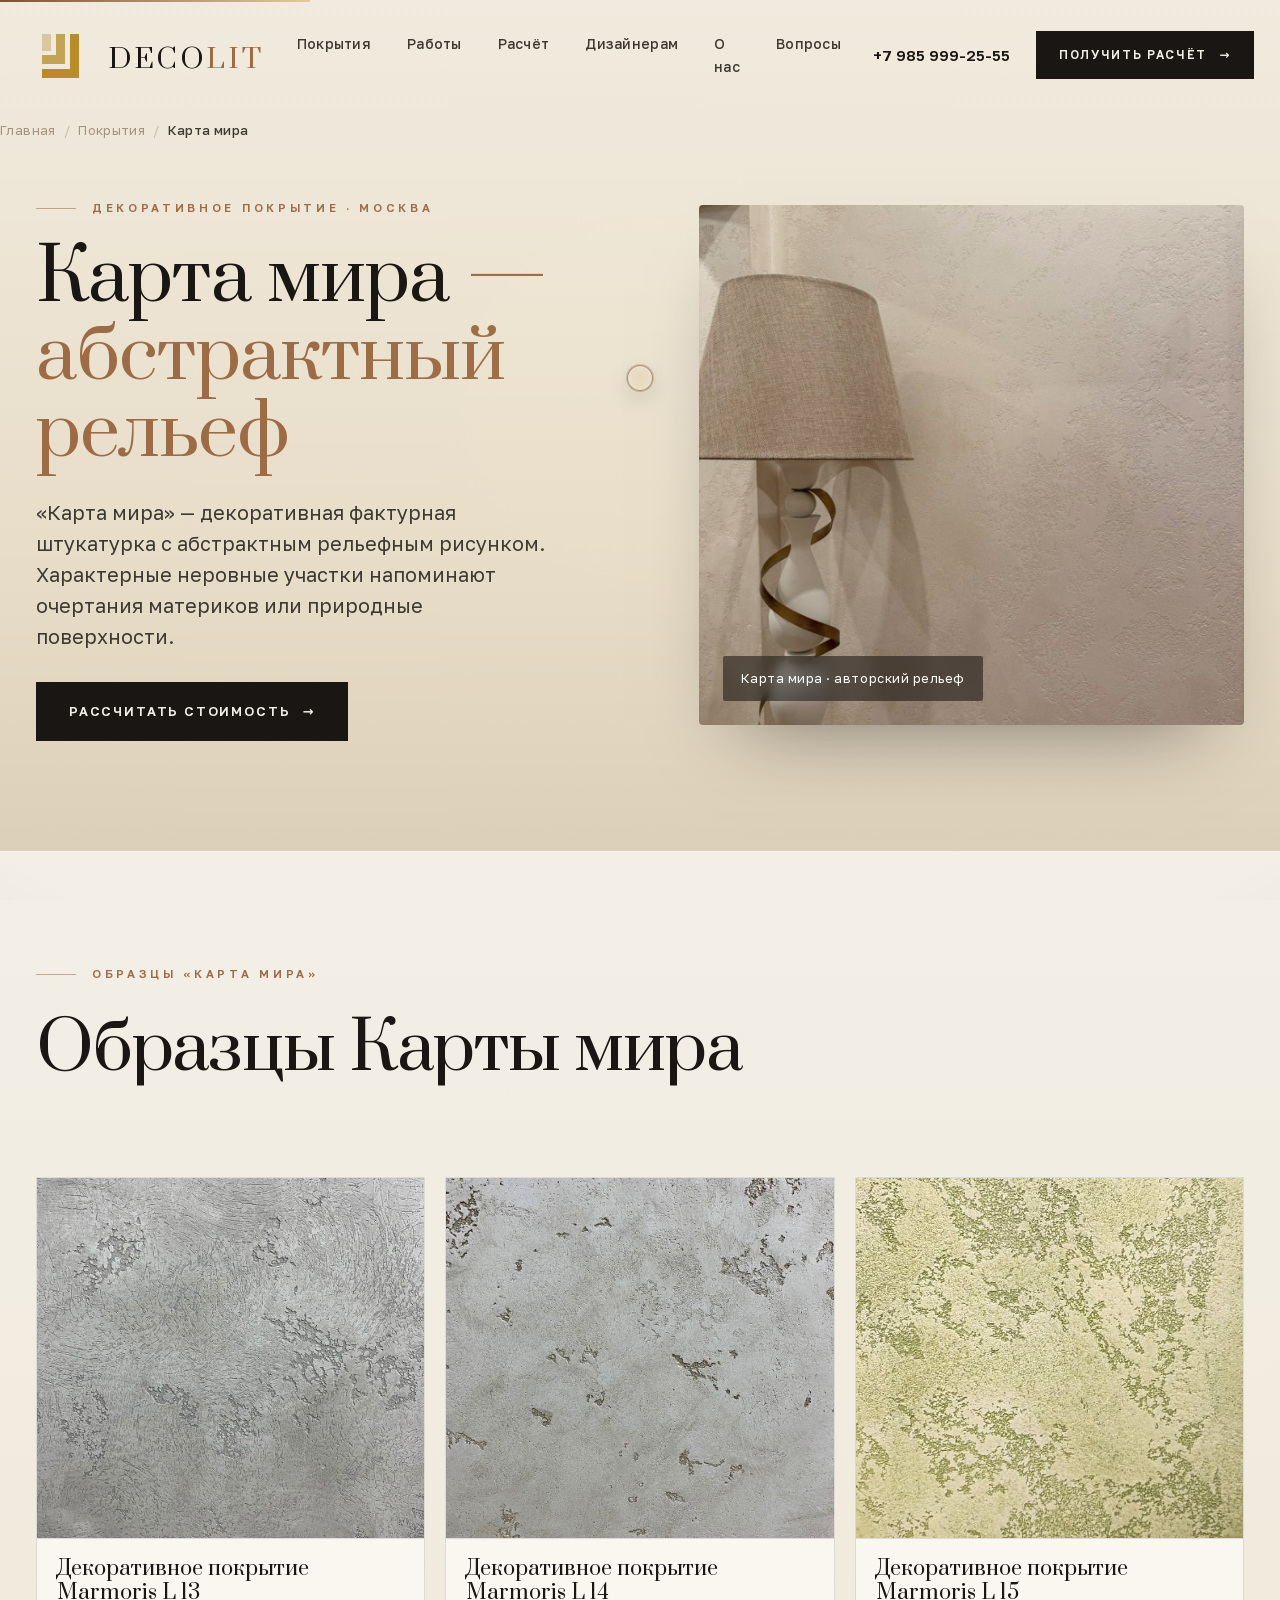
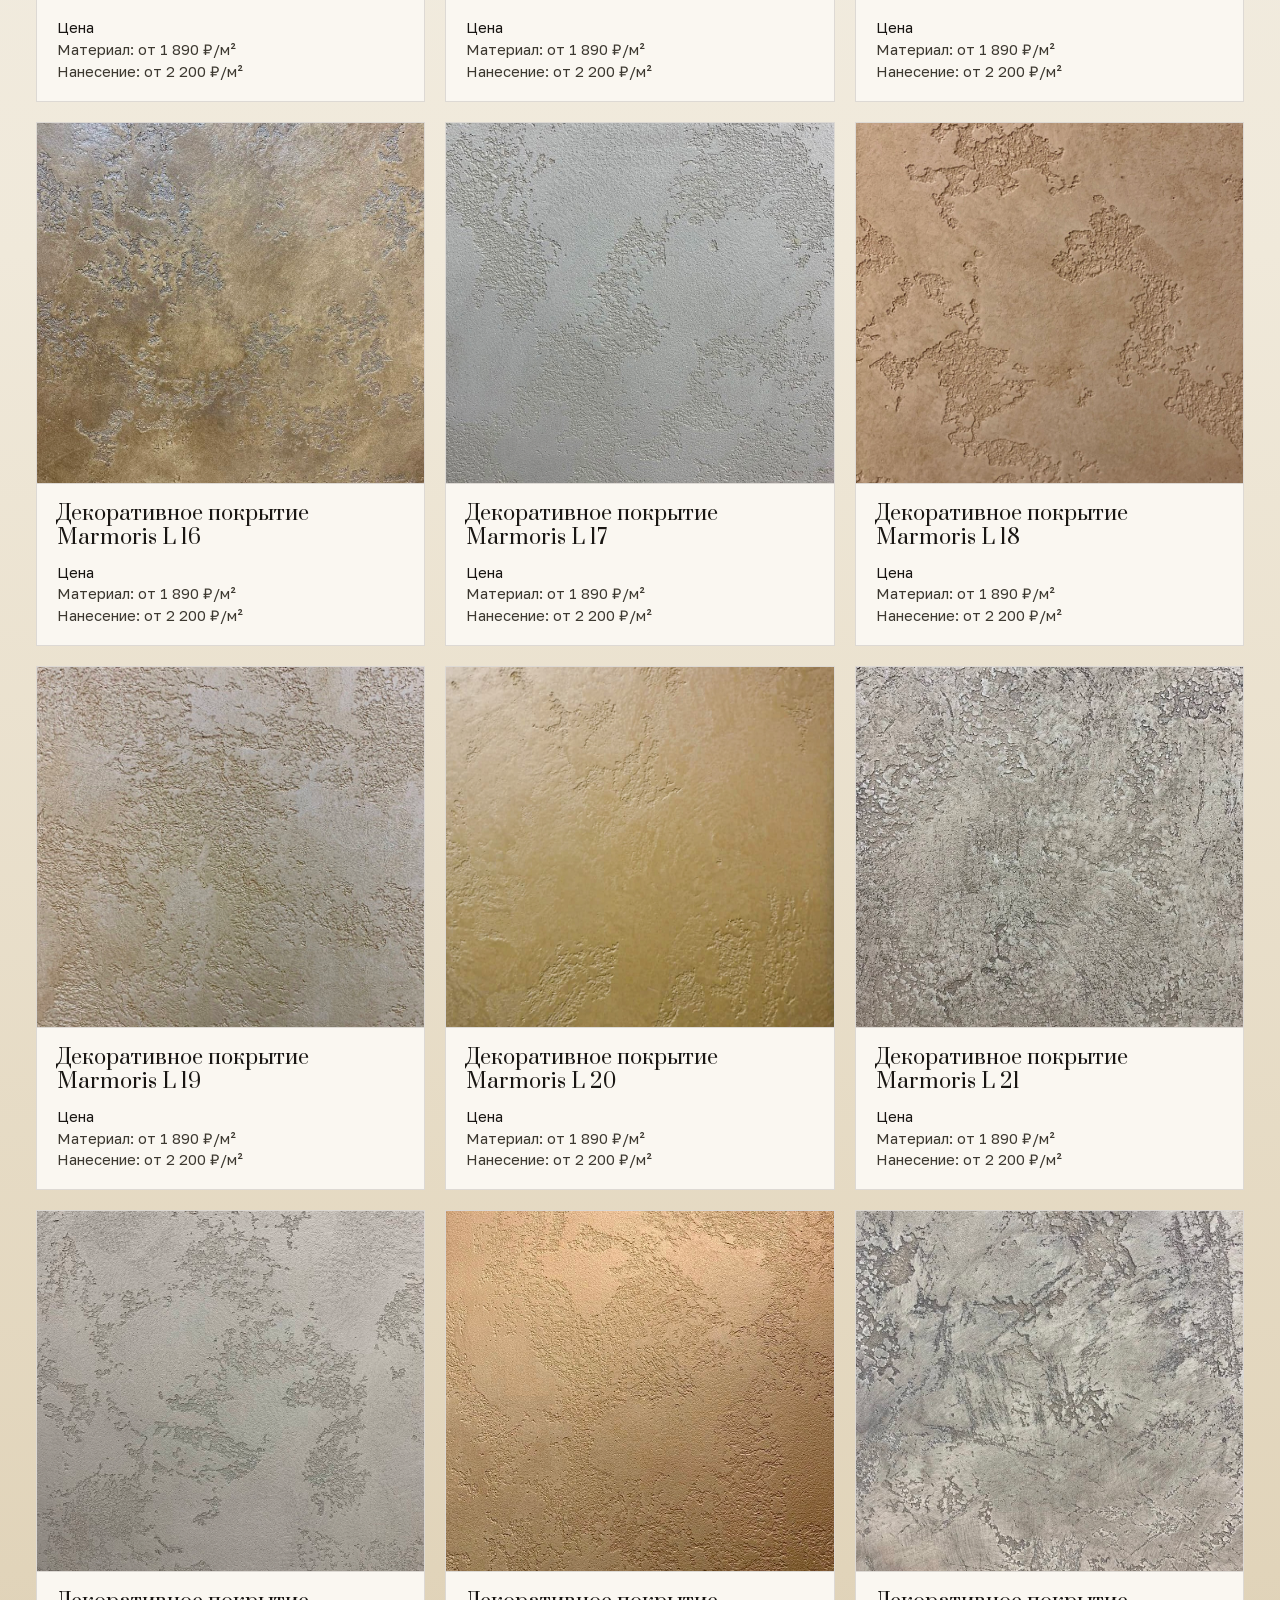
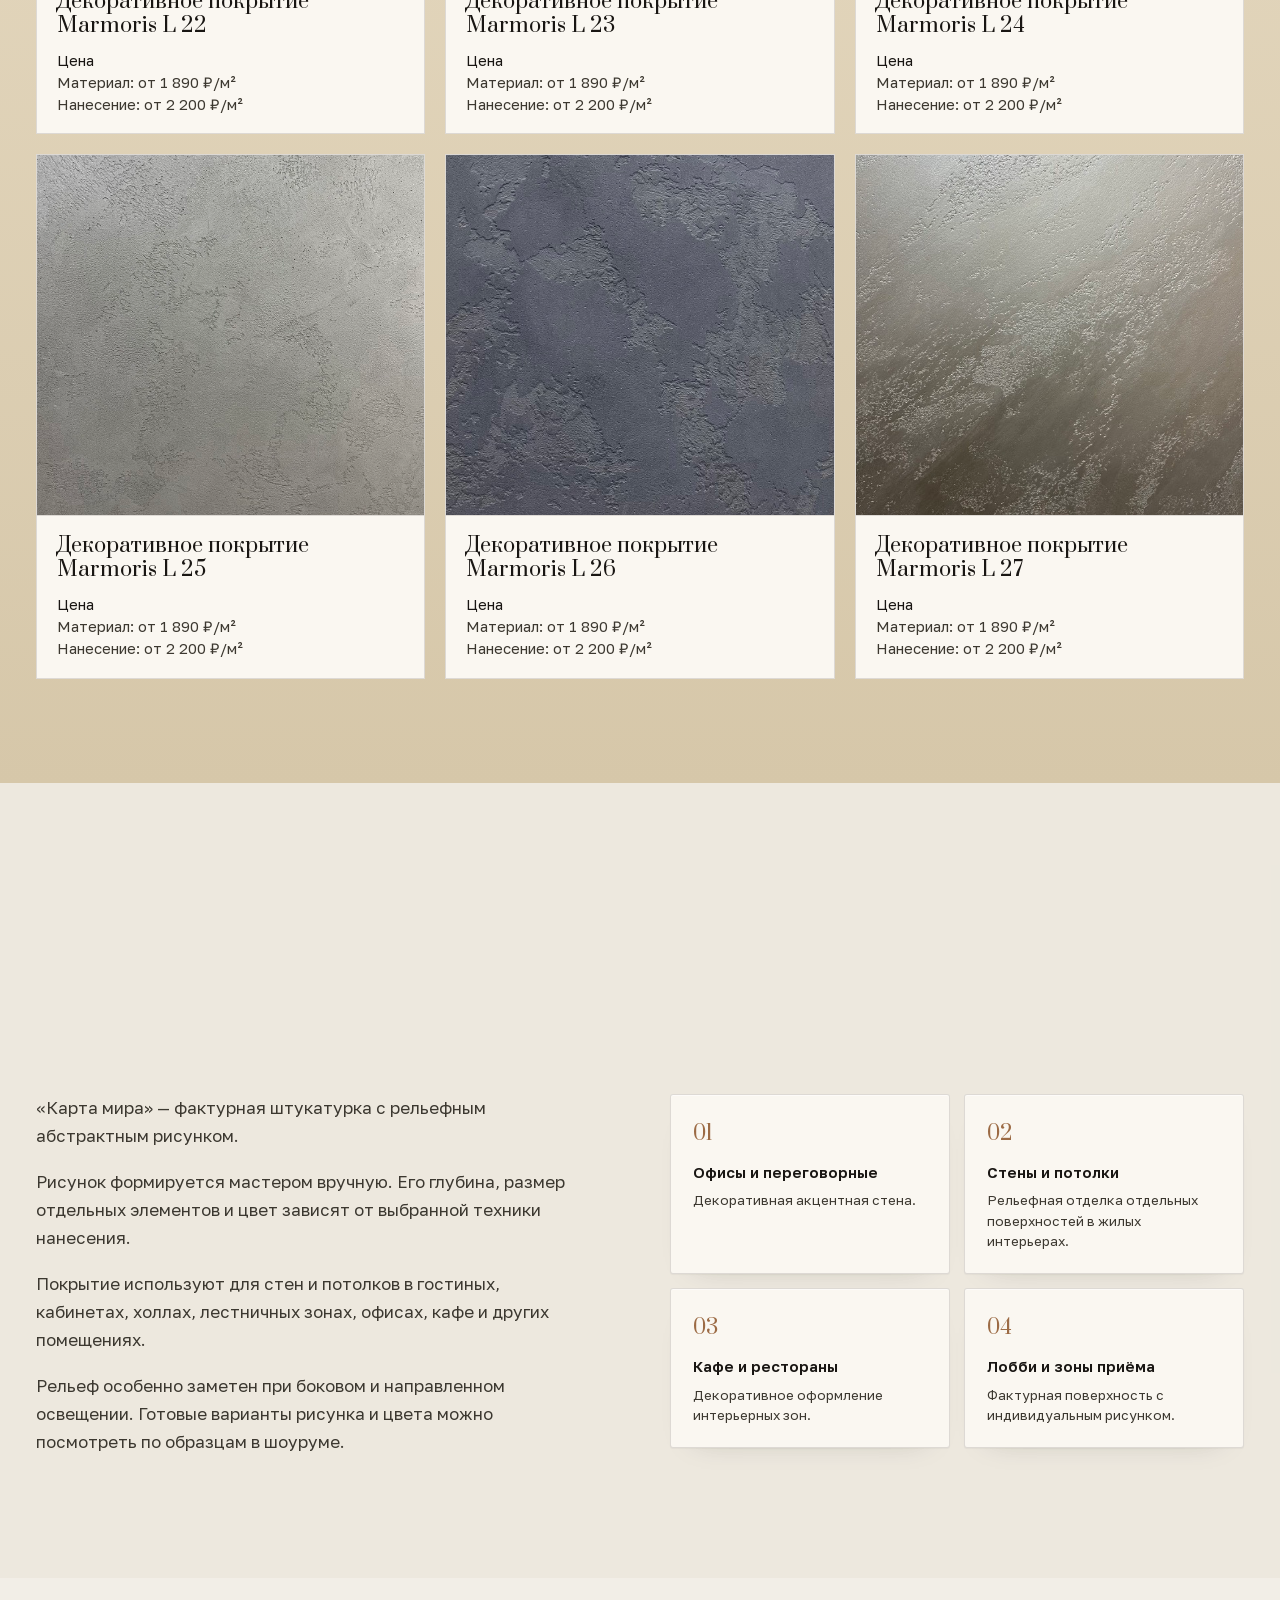
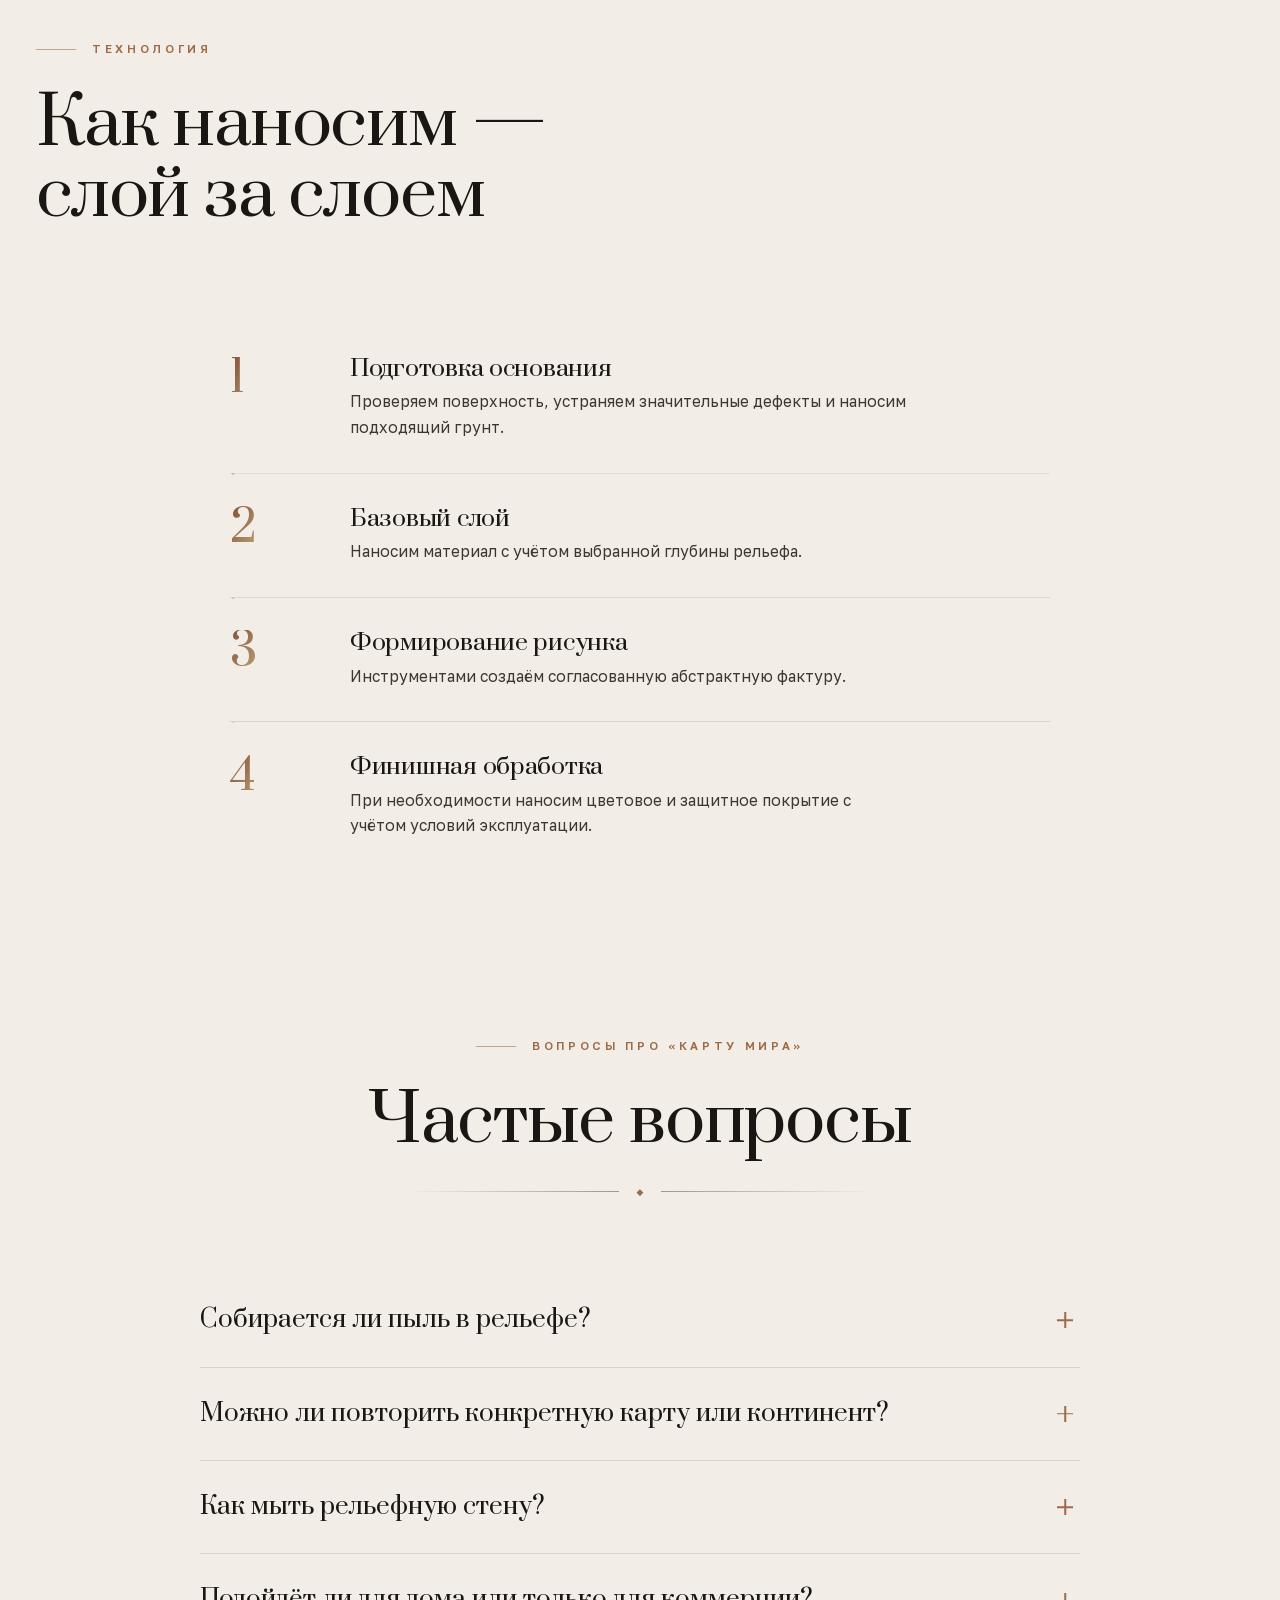
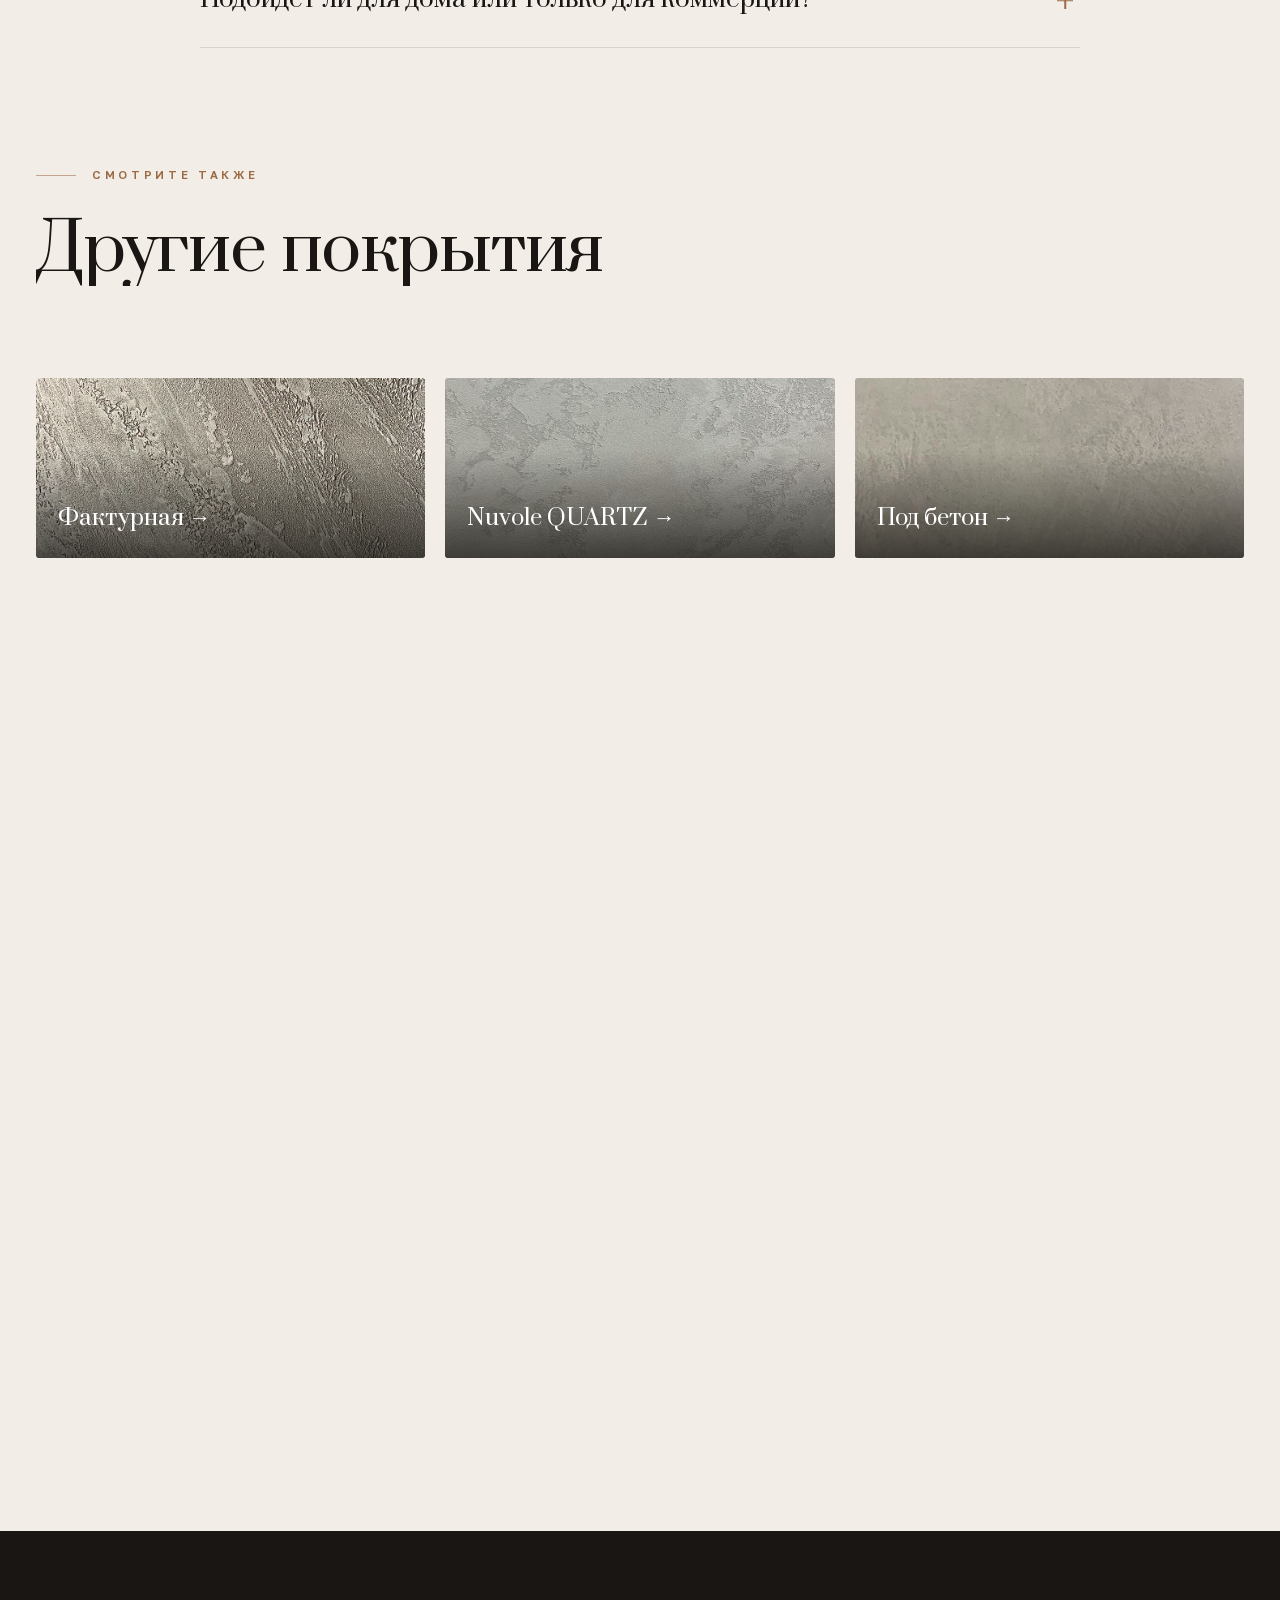
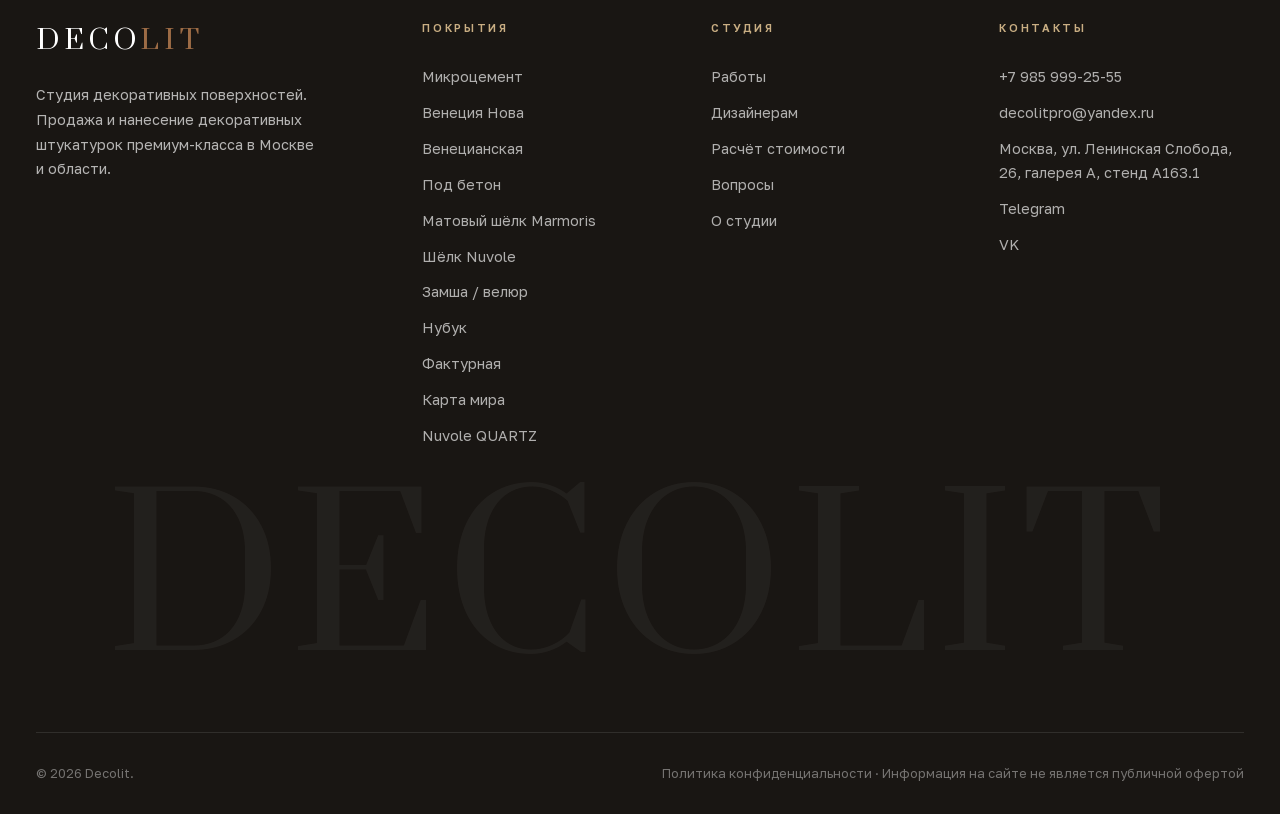
<file: site/pokrytiya/karta-mira.html>
<!DOCTYPE html>
<html lang="ru">
<head>
<meta charset="UTF-8">
<meta name="viewport" content="width=device-width, initial-scale=1.0">
<script src="../js/metrika.js"></script>
<title>Карта мира — декоративная штукатурка в Москве: материал от 1 890 ₽/м², нанесение от 2 200 ₽/м² · Деколит</title>
<meta name="description" content="Декоративная штукатурка «Карта мира» с абстрактным рельефным рисунком для стен и потолков в Москве. Материал от 1 890 ₽/м², нанесение от 2 200 ₽/м². Образцы в шоуруме Деколит.">
<link rel="canonical" href="https://decolitpro.ru/pokrytiya/karta-mira.html">
<meta name="robots" content="index,follow">
<meta property="og:type" content="website">
<meta property="og:locale" content="ru_RU">
<meta property="og:site_name" content="Деколит">
<meta property="og:title" content="Карта мира — декоративная штукатурка в Москве: материал от 1 890 ₽/м², нанесение от 2 200 ₽/м² · Деколит">
<meta property="og:description" content="Декоративная штукатурка «Карта мира» с абстрактным рельефным рисунком для стен и потолков в Москве. Материал от 1 890 ₽/м², нанесение от 2 200 ₽/м². Образцы в шоуруме Деколит.">
<meta property="og:url" content="https://decolitpro.ru/pokrytiya/karta-mira.html">
<meta property="og:image" content="https://decolitpro.ru/assets/img/og-hero-20260801.png">
<meta property="og:image:width" content="1717">
<meta property="og:image:height" content="916">
<meta name="twitter:card" content="summary_large_image">
<meta name="twitter:title" content="Карта мира — декоративная штукатурка в Москве: материал от 1 890 ₽/м², нанесение от 2 200 ₽/м² · Деколит">
<meta name="twitter:description" content="Штукатурка «Карта мира» с абстрактным рельефным рисунком для стен и потолков в Москве. Материал от 1 890 ₽/м², нанесение от 2 200 ₽/м². Образцы в шоуруме Деколит.">
<meta name="twitter:image" content="https://decolitpro.ru/assets/img/og-hero-20260801.png">
<!-- Цены обновлены по decolitpro.ru. Отзывы, объекты и часть фото пока требуют подтверждения. -->
<link rel="preload" href="../assets/fonts/prata-cyr.woff2" as="font" type="font/woff2" crossorigin>
<link rel="preload" href="../assets/fonts/golos-cyr.woff2" as="font" type="font/woff2" crossorigin>
<link rel="stylesheet" href="../css/fonts.css">
<link rel="stylesheet" href="../css/style.css?v=no-card-lightbox-css-20260709">
<link rel="stylesheet" href="../css/service.css?v=a07075c-fresh">
<link rel="stylesheet" href="../css/effects.css">
</head>
<body>

<!-- HEADER -->
<header id="hdr" class="scrolled">
  <div class="wrap nav">
    <a href="../index.html" class="logo">DECO<b>LIT</b></a>
    <nav class="nav-links">
      <a href="../index.html#materials">Покрытия</a>
      <a href="../index.html#works">Работы</a>
      <a href="../index.html#calc">Расчёт</a>
      <a href="../index.html#designers">Дизайнерам</a>
      <a href="../o-studii.html">О нас</a>
      <a href="../index.html#faq">Вопросы</a>
    </nav>
    <div class="nav-right">
      <span class="phone">+7 985 999-25-55</span>
      <a href="#contact" class="btn">Получить расчёт</a>
      <button class="burger" id="burger" aria-label="Меню"><span></span><span></span><span></span></button>
    </div>
  </div>
</header>

<div class="mobile-nav" id="mnav">
  <button class="x" id="mx" aria-label="Закрыть">×</button>
  <a href="../index.html#materials">Покрытия</a>
  <a href="../index.html#works">Работы</a>
  <a href="../index.html#calc">Расчёт</a>
  <a href="../index.html#designers">Дизайнерам</a>
  <a href="../o-studii.html">О нас</a>
  <a href="../index.html#faq">Вопросы</a>
  <a href="#contact" class="btn">Получить расчёт</a>
</div>

<!-- BREADCRUMBS -->
<div class="wrap crumbs">
  <a href="../index.html">Главная</a><span>/</span><a href="../index.html#materials">Покрытия</a><span>/</span><b>Карта мира</b>
</div>

<!-- HERO -->
<section class="svc-hero">
  <div class="wrap">
    <div class="grid">
      <div>
        <span class="eyebrow">Декоративное покрытие · Москва</span>
        <h1>Карта мира <em>— абстрактный рельеф</em></h1>
        <p class="sub">«Карта мира» — декоративная фактурная штукатурка с абстрактным рельефным рисунком. Характерные неровные участки напоминают очертания материков или природные поверхности.</p>
        <div class="cta">
          <a href="#contact" class="btn">Рассчитать стоимость</a>
        </div>
      </div>
      <div class="visual">
        <div class="surface photo grain" style="background-image:url('../assets/img/materials/tilda-karta-mira.png');background-position:center"></div>
        <div class="badge">Карта мира · авторский рельеф</div>
      </div>
    </div>
  </div>
</section>

<!-- ЧТО ЭТО / ГДЕ ПРИМЕНЯЮТ -->
<section class="section section-alt">
  <div class="wrap">
    <div class="section-head reveal">
      <span class="eyebrow">Что это</span>
      <h2>Декоративная штукатурка «Карта мира»</h2>
    </div>
    <div class="about-grid">
      <div class="lead-txt reveal">
        <p>«Карта мира» — фактурная штукатурка с рельефным абстрактным рисунком.</p>
        <p>Рисунок формируется мастером вручную. Его глубина, размер отдельных элементов и цвет зависят от выбранной техники нанесения.</p>
        <p>Покрытие используют для стен и потолков в гостиных, кабинетах, холлах, лестничных зонах, офисах, кафе и других помещениях.</p>
        <p>Рельеф особенно заметен при боковом и направленном освещении. Готовые варианты рисунка и цвета можно посмотреть по образцам в шоуруме.</p>
      </div>
      <div class="apply reveal" data-d="1">
        <div class="a-item"><div class="ic">01</div><h4>Офисы и переговорные</h4><p>Декоративная акцентная стена.</p></div>
        <div class="a-item"><div class="ic">02</div><h4>Стены и потолки</h4><p>Рельефная отделка отдельных поверхностей в жилых интерьерах.</p></div>
        <div class="a-item"><div class="ic">03</div><h4>Кафе и рестораны</h4><p>Декоративное оформление интерьерных зон.</p></div>
        <div class="a-item"><div class="ic">04</div><h4>Лобби и зоны приёма</h4><p>Фактурная поверхность с индивидуальным рисунком.</p></div>
      </div>
    </div>
  </div>
</section>

<!-- ОБРАЗЦЫ МАТЕРИАЛА -->
<section class="section section-alt samples-warm">
  <div class="wrap">
    <div class="section-head reveal">
      <span class="eyebrow">Образцы «Карта мира»</span>
      <h2>Образцы Карты мира</h2>
    </div>
    <div class="sample-grid sample-grid-microcement">
      <article class="sample-card reveal" data-d="0">
        <div class="surface grain" style="background-image:url('../assets/img/samples/karta-mira/marmoris-l-13.jpg')"></div>
        <div class="sample-cap"><div class="sample-title">Декоративное покрытие Marmoris L 13</div><div class="sample-note sample-price">Цена<span>Материал: от 1 890 ₽/м²</span><span>Нанесение: от 2 200 ₽/м²</span></div></div>
      </article>
      <article class="sample-card reveal" data-d="1">
        <div class="surface grain" style="background-image:url('../assets/img/samples/karta-mira/marmoris-l-14.jpg')"></div>
        <div class="sample-cap"><div class="sample-title">Декоративное покрытие Marmoris L 14</div><div class="sample-note sample-price">Цена<span>Материал: от 1 890 ₽/м²</span><span>Нанесение: от 2 200 ₽/м²</span></div></div>
      </article>
      <article class="sample-card reveal" data-d="2">
        <div class="surface grain" style="background-image:url('../assets/img/samples/karta-mira/marmoris-l-15.jpg')"></div>
        <div class="sample-cap"><div class="sample-title">Декоративное покрытие Marmoris L 15</div><div class="sample-note sample-price">Цена<span>Материал: от 1 890 ₽/м²</span><span>Нанесение: от 2 200 ₽/м²</span></div></div>
      </article>
      <article class="sample-card reveal" data-d="0">
        <div class="surface grain" style="background-image:url('../assets/img/samples/karta-mira/marmoris-l-16.jpg')"></div>
        <div class="sample-cap"><div class="sample-title">Декоративное покрытие Marmoris L 16</div><div class="sample-note sample-price">Цена<span>Материал: от 1 890 ₽/м²</span><span>Нанесение: от 2 200 ₽/м²</span></div></div>
      </article>
      <article class="sample-card reveal" data-d="1">
        <div class="surface grain" style="background-image:url('../assets/img/samples/karta-mira/marmoris-l-17.jpg')"></div>
        <div class="sample-cap"><div class="sample-title">Декоративное покрытие Marmoris L 17</div><div class="sample-note sample-price">Цена<span>Материал: от 1 890 ₽/м²</span><span>Нанесение: от 2 200 ₽/м²</span></div></div>
      </article>
      <article class="sample-card reveal" data-d="2">
        <div class="surface grain" style="background-image:url('../assets/img/samples/karta-mira/marmoris-l-18.jpg')"></div>
        <div class="sample-cap"><div class="sample-title">Декоративное покрытие Marmoris L 18</div><div class="sample-note sample-price">Цена<span>Материал: от 1 890 ₽/м²</span><span>Нанесение: от 2 200 ₽/м²</span></div></div>
      </article>
      <article class="sample-card reveal" data-d="0">
        <div class="surface grain" style="background-image:url('../assets/img/samples/karta-mira/marmoris-l-19.jpg')"></div>
        <div class="sample-cap"><div class="sample-title">Декоративное покрытие Marmoris L 19</div><div class="sample-note sample-price">Цена<span>Материал: от 1 890 ₽/м²</span><span>Нанесение: от 2 200 ₽/м²</span></div></div>
      </article>
      <article class="sample-card reveal" data-d="1">
        <div class="surface grain" style="background-image:url('../assets/img/samples/karta-mira/marmoris-l-20.jpg')"></div>
        <div class="sample-cap"><div class="sample-title">Декоративное покрытие Marmoris L 20</div><div class="sample-note sample-price">Цена<span>Материал: от 1 890 ₽/м²</span><span>Нанесение: от 2 200 ₽/м²</span></div></div>
      </article>
      <article class="sample-card reveal" data-d="2">
        <div class="surface grain" style="background-image:url('../assets/img/samples/karta-mira/marmoris-l-21.jpg')"></div>
        <div class="sample-cap"><div class="sample-title">Декоративное покрытие Marmoris L 21</div><div class="sample-note sample-price">Цена<span>Материал: от 1 890 ₽/м²</span><span>Нанесение: от 2 200 ₽/м²</span></div></div>
      </article>
      <article class="sample-card reveal" data-d="0">
        <div class="surface grain" style="background-image:url('../assets/img/samples/karta-mira/marmoris-l-22.jpg')"></div>
        <div class="sample-cap"><div class="sample-title">Декоративное покрытие Marmoris L 22</div><div class="sample-note sample-price">Цена<span>Материал: от 1 890 ₽/м²</span><span>Нанесение: от 2 200 ₽/м²</span></div></div>
      </article>
      <article class="sample-card reveal" data-d="1">
        <div class="surface grain" style="background-image:url('../assets/img/samples/karta-mira/marmoris-l-23.jpg')"></div>
        <div class="sample-cap"><div class="sample-title">Декоративное покрытие Marmoris L 23</div><div class="sample-note sample-price">Цена<span>Материал: от 1 890 ₽/м²</span><span>Нанесение: от 2 200 ₽/м²</span></div></div>
      </article>
      <article class="sample-card reveal" data-d="2">
        <div class="surface grain" style="background-image:url('../assets/img/samples/karta-mira/marmoris-l-24.jpg')"></div>
        <div class="sample-cap"><div class="sample-title">Декоративное покрытие Marmoris L 24</div><div class="sample-note sample-price">Цена<span>Материал: от 1 890 ₽/м²</span><span>Нанесение: от 2 200 ₽/м²</span></div></div>
      </article>
      <article class="sample-card reveal" data-d="0">
        <div class="surface grain" style="background-image:url('../assets/img/samples/karta-mira/marmoris-l-25.jpg')"></div>
        <div class="sample-cap"><div class="sample-title">Декоративное покрытие Marmoris L 25</div><div class="sample-note sample-price">Цена<span>Материал: от 1 890 ₽/м²</span><span>Нанесение: от 2 200 ₽/м²</span></div></div>
      </article>
      <article class="sample-card reveal" data-d="1">
        <div class="surface grain" style="background-image:url('../assets/img/samples/karta-mira/marmoris-l-26.jpg')"></div>
        <div class="sample-cap"><div class="sample-title">Декоративное покрытие Marmoris L 26</div><div class="sample-note sample-price">Цена<span>Материал: от 1 890 ₽/м²</span><span>Нанесение: от 2 200 ₽/м²</span></div></div>
      </article>
      <article class="sample-card reveal" data-d="2">
        <div class="surface grain" style="background-image:url('../assets/img/samples/karta-mira/marmoris-l-27.jpg')"></div>
        <div class="sample-cap"><div class="sample-title">Декоративное покрытие Marmoris L 27</div><div class="sample-note sample-price">Цена<span>Материал: от 1 890 ₽/м²</span><span>Нанесение: от 2 200 ₽/м²</span></div></div>
      </article>
    </div>
  </div>
</section>

<!-- ПРОЦЕСС НАНЕСЕНИЯ -->
<section class="section">
  <div class="wrap">
    <div class="section-head reveal">
      <span class="eyebrow">Технология</span>
      <h2>Как наносим — слой за слоем</h2>
    </div>
    <div class="flow">
      <div class="row reveal"><div class="step-no">1</div><div><h3>Подготовка основания</h3><p>Проверяем поверхность, устраняем значительные дефекты и наносим подходящий грунт.</p></div></div>
      <div class="row reveal"><div class="step-no">2</div><div><h3>Базовый слой</h3><p>Наносим материал с учётом выбранной глубины рельефа.</p></div></div>
      <div class="row reveal"><div class="step-no">3</div><div><h3>Формирование рисунка</h3><p>Инструментами создаём согласованную абстрактную фактуру.</p></div></div>
      <div class="row reveal"><div class="step-no">4</div><div><h3>Финишная обработка</h3><p>При необходимости наносим цветовое и защитное покрытие с учётом условий эксплуатации.</p></div></div>
    </div>
  </div>
</section>

<!-- FAQ -->
<section class="section" id="faq">
  <div class="wrap">
    <div class="section-head section-head-center reveal">
      <span class="eyebrow eyebrow-center">Вопросы про «Карту мира»</span>
      <h2>Частые вопросы</h2>
      <div class="seam"><span>◆</span></div>
    </div>
    <div class="faq">
      <div class="q reveal"><button>Собирается ли пыль в рельефе?<span class="ic"></span></button><div class="a"><p>Количество пыли зависит от глубины и формы рельефа. Для ухода можно использовать мягкую щётку или пылесос на небольшой мощности. Подходящий способ очистки зависит от финишного покрытия.</p></div></div>
      <div class="q reveal"><button>Можно ли повторить конкретную карту или континент?<span class="ic"></span></button><div class="a"><p>«Карта мира» — это название абстрактной фактуры, а не точное изображение географической карты. Рисунок формируется вручную и может отличаться на каждой поверхности.</p></div></div>
      <div class="q reveal"><button>Как мыть рельефную стену?<span class="ic"></span></button><div class="a"><p>Возможность влажной уборки зависит от материала и защитного покрытия. Обычно используют хорошо отжатую мягкую ткань и нейтральное средство. Не рекомендуется применять абразивы и агрессивную химию.</p></div></div>
      <div class="q reveal"><button>Подойдёт ли для дома или только для коммерции?<span class="ic"></span></button><div class="a"><p>Покрытие используют как в жилых, так и в коммерческих интерьерах. Оно подходит для акцентных стен и потолков в гостиных, кабинетах, холлах, офисах, кафе и зонах приёма.</p></div></div>
    </div>
  </div>
</section>

<!-- ДРУГИЕ ПОКРЫТИЯ -->
<section class="section">
  <div class="wrap">
    <div class="section-head reveal">
      <span class="eyebrow">Смотрите также</span>
      <h2>Другие покрытия</h2>
    </div>
    <div class="cross reveal">
      <a href="fakturnaya.html"><div class="surface photo grain" style="background-image:url('../assets/img/materials/fakturnaya.jpg');background-position:center"></div><div class="t">Фактурная →</div></a>
      <a href="nuvole-quartz.html"><div class="surface photo grain" style="background-image:url('../assets/img/materials/nuvole-quartz.jpg');background-position:center"></div><div class="t">Nuvole QUARTZ →</div></a>
      <a href="beton.html"><div class="surface photo grain" style="background-image:url('../assets/img/samples/beton/sample-1.jpg');background-position:center"></div><div class="t">Под бетон →</div></a>
    </div>
  </div>
</section>

<!-- FINAL CTA -->
<section class="section" id="contact">
  <div class="wrap">
    <div class="final reveal">
      <div class="tex tex-texture grain"></div>
      <span class="eyebrow eyebrow-sand eyebrow-center">Консультация по фактуре «Карта мира»</span>
      <h2>Получите консультацию и предварительный расчёт</h2>
      <p>Оставьте телефон. Мы свяжемся с вами в рабочее время, уточним задачу и подготовим предварительный расчёт. Готовые образцы фактуры можно посмотреть в нашем шоуруме.</p>
      <form class="form" novalidate data-lead-form>
        <input type="text" name="name" placeholder="Ваше имя" aria-label="Имя" autocomplete="name" required>
        <input type="tel" name="phone" placeholder="Телефон" aria-label="Телефон" autocomplete="tel" required>
        <button class="btn btn-light" type="submit">Получить расчёт</button>
      </form>
      <div class="form-note">Нажимая кнопку, вы соглашаетесь с <a href="../politika.html">политикой обработки персональных данных</a></div>
    </div>
  </div>
</section>

<!-- FOOTER -->
<footer>
  <div class="wrap">
    <div class="foot">
      <div>
        <div class="logo">DECO<b>LIT</b></div>
        <p>Студия декоративных поверхностей. Продажа и нанесение декоративных штукатурок премиум-класса в Москве и области.</p>
      </div>
      <div>
        <h4>Покрытия</h4>
        <a href="mikrocement.html">Микроцемент</a>
        <a href="venezia-nova.html">Венеция Нова</a>
        <a href="venecianka.html">Венецианская</a>
        <a href="beton.html">Под бетон</a>
        <a href="marmoris.html">Матовый шёлк Marmoris</a>
        <a href="shelk.html">Шёлк Nuvole</a>
        <a href="zamsha.html">Замша / велюр</a>
        <a href="nubuk.html">Нубук</a>
        <a href="fakturnaya.html">Фактурная</a>
        <a href="karta-mira.html">Карта мира</a>
        <a href="nuvole-quartz.html">Nuvole QUARTZ</a>
      </div>
      <div>
        <h4>Студия</h4>
        <a href="../index.html#works">Работы</a>
        <a href="../index.html#designers">Дизайнерам</a>
        <a href="../index.html#calc">Расчёт стоимости</a>
        <a href="../index.html#faq">Вопросы</a>
        <a href="../o-studii.html">О студии</a>
      </div>
      <div>
        <h4>Контакты</h4>
        <a href="tel:+79859992555">+7 985 999-25-55</a>
        <a href="mailto:decolitpro@yandex.ru">decolitpro@yandex.ru</a>
        <a href="https://yandex.ru/maps/?text=Москва%2C+ул.+Ленинская+Слобода%2C+26" target="_blank" rel="noopener">Москва, ул. Ленинская Слобода, 26, галерея А, стенд А163.1</a>
        <a href="https://t.me/decolitpro" target="_blank" rel="noopener">Telegram</a>
        <a href="https://vk.com/decolitpro" target="_blank" rel="noopener">VK</a>
      </div>
    </div>
    <div class="foot-mark" aria-hidden="true">DECOLIT</div>
    <div class="foot-bottom">
      <span>© 2026 Decolit.</span>
      <span><a href="../politika.html">Политика конфиденциальности</a> · Информация на сайте не является публичной офертой</span>
    </div>
  </div>
</footer>

<script src="../js/main.js?v=unified-material-pages-20260726"></script>
<script src="../js/effects.js?v=a07075c-fresh"></script>
<script type="application/ld+json">
{
  "@context": "https://schema.org",
  "@graph": [
    {
      "@type": "ProfessionalService",
      "@id": "https://decolitpro.ru/#organization",
      "name": "Деколит",
      "url": "https://decolitpro.ru/",
      "image": "https://decolitpro.ru/assets/img/og-hero-20260801.png",
      "telephone": "+79859992555",
      "email": "decolitpro@yandex.ru",
      "address": {
        "@type": "PostalAddress",
        "streetAddress": "ул. Ленинская Слобода, 26, галерея А, стенд А163.1",
        "addressLocality": "Москва",
        "addressCountry": "RU"
      },
      "areaServed": [
        "Москва",
        "Московская область"
      ],
      "priceRange": "₽₽₽",
      "sameAs": [
        "https://t.me/decolitpro",
        "https://vk.com/decolitpro"
      ]
    },
    {
      "@type": "Service",
      "@id": "https://decolitpro.ru/pokrytiya/karta-mira.html#service",
      "serviceType": "Карта мира",
      "name": "Карта мира",
      "url": "https://decolitpro.ru/pokrytiya/karta-mira.html",
      "description": "Декоративная штукатурка «Карта мира» с абстрактным рельефным рисунком для стен и потолков в Москве. Материал от 1 890 ₽/м², нанесение от 2 200 ₽/м². Образцы в шоуруме Деколит.",
      "provider": {
        "@id": "https://decolitpro.ru/#organization"
      },
      "areaServed": [
        "Москва",
        "Московская область"
      ],
      "offers": {
        "@type": "Offer",
        "url": "https://decolitpro.ru/pokrytiya/karta-mira.html",
        "priceCurrency": "RUB",
        "price": "4090",
        "availability": "https://schema.org/InStock",
        "itemCondition": "https://schema.org/NewCondition",
        "description": "Материал от 1 890 ₽/м², нанесение от 2 200 ₽/м²."
      }
    },
    {
      "@type": "BreadcrumbList",
      "@id": "https://decolitpro.ru/pokrytiya/karta-mira.html#breadcrumb",
      "itemListElement": [
        {
          "@type": "ListItem",
          "position": 1,
          "name": "Главная",
          "item": "https://decolitpro.ru/"
        },
        {
          "@type": "ListItem",
          "position": 2,
          "name": "Карта мира",
          "item": "https://decolitpro.ru/pokrytiya/karta-mira.html"
        }
      ]
    },
    {
      "@type": "WebPage",
      "@id": "https://decolitpro.ru/pokrytiya/karta-mira.html#webpage",
      "url": "https://decolitpro.ru/pokrytiya/karta-mira.html",
      "name": "Карта мира — декоративная штукатурка в Москве: материал от 1 890 ₽/м², нанесение от 2 200 ₽/м² · Деколит",
      "description": "Декоративная штукатурка «Карта мира» с абстрактным рельефным рисунком для стен и потолков в Москве. Материал от 1 890 ₽/м², нанесение от 2 200 ₽/м². Образцы в шоуруме Деколит.",
      "isPartOf": {
        "@id": "https://decolitpro.ru/#website"
      },
      "mainEntity": {
        "@id": "https://decolitpro.ru/pokrytiya/karta-mira.html#service"
      }
    }
  ]
}
</script>
</body>
</html>
</file>
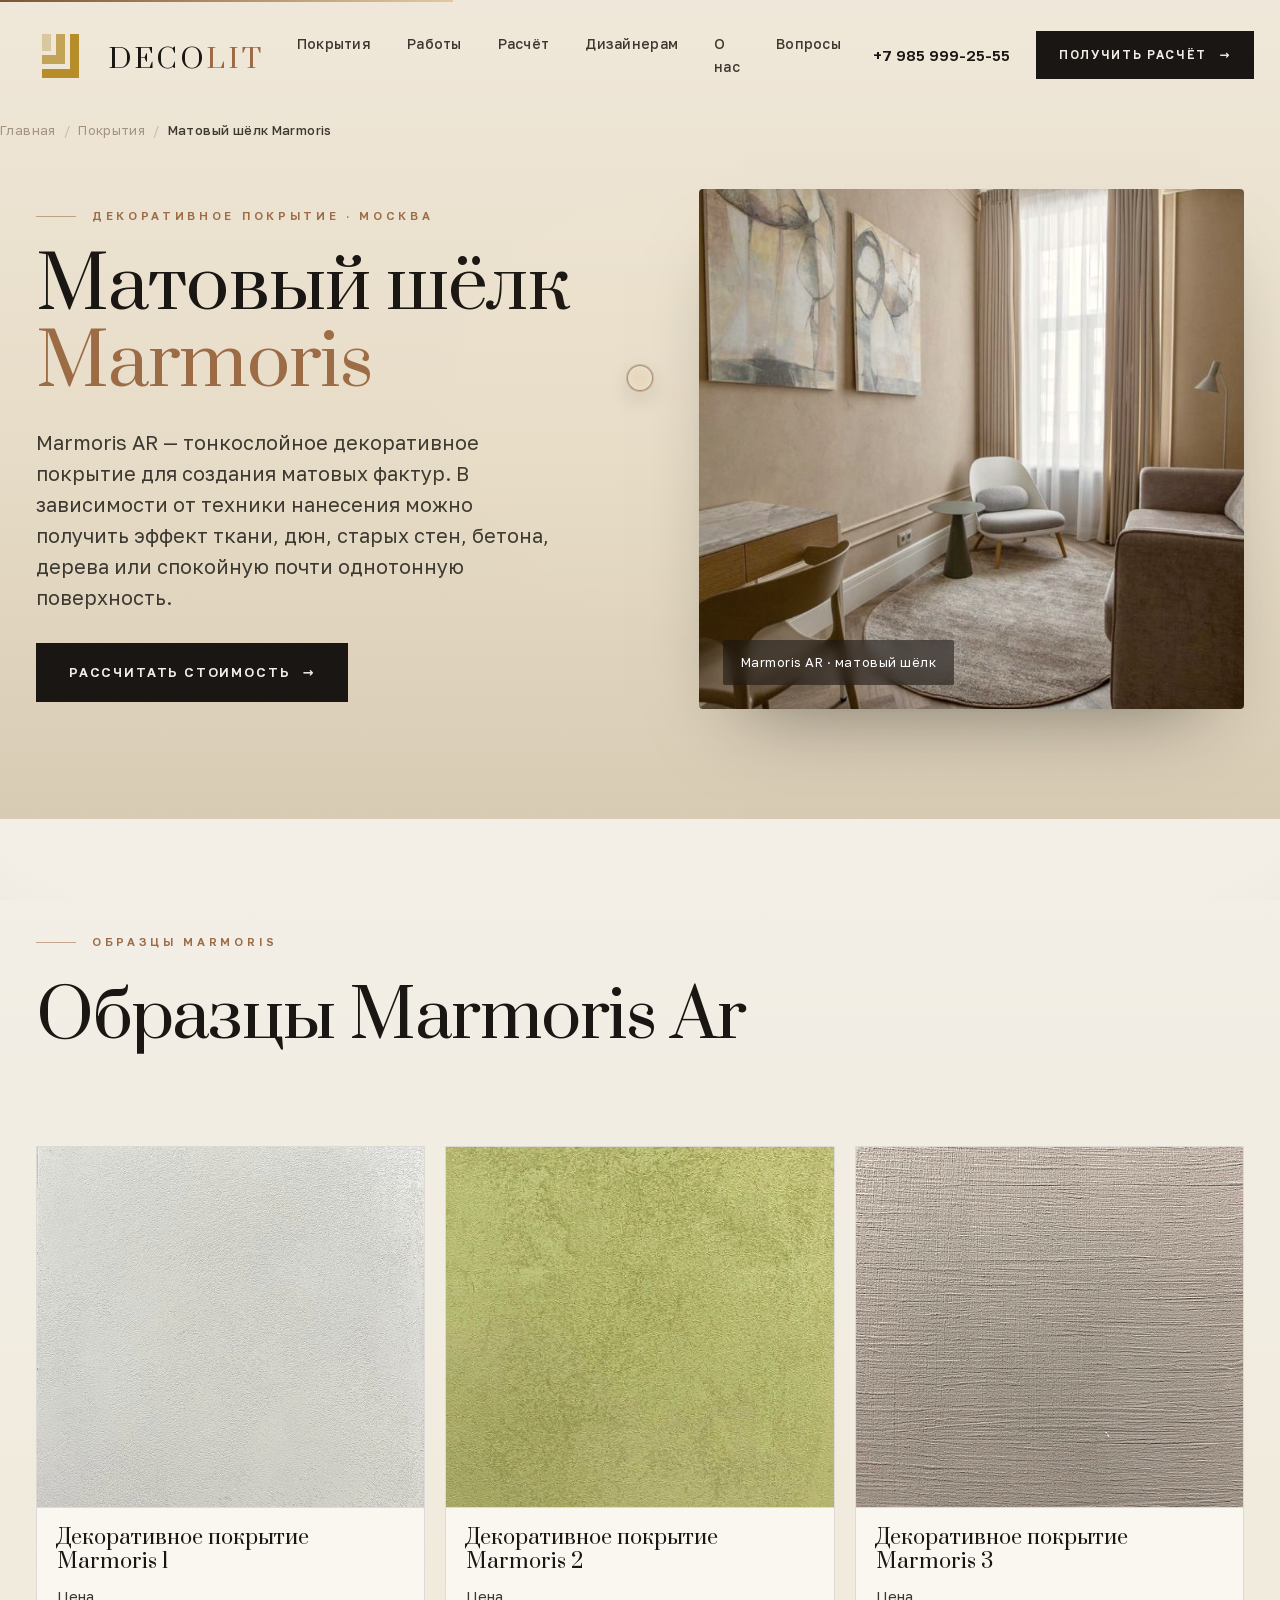
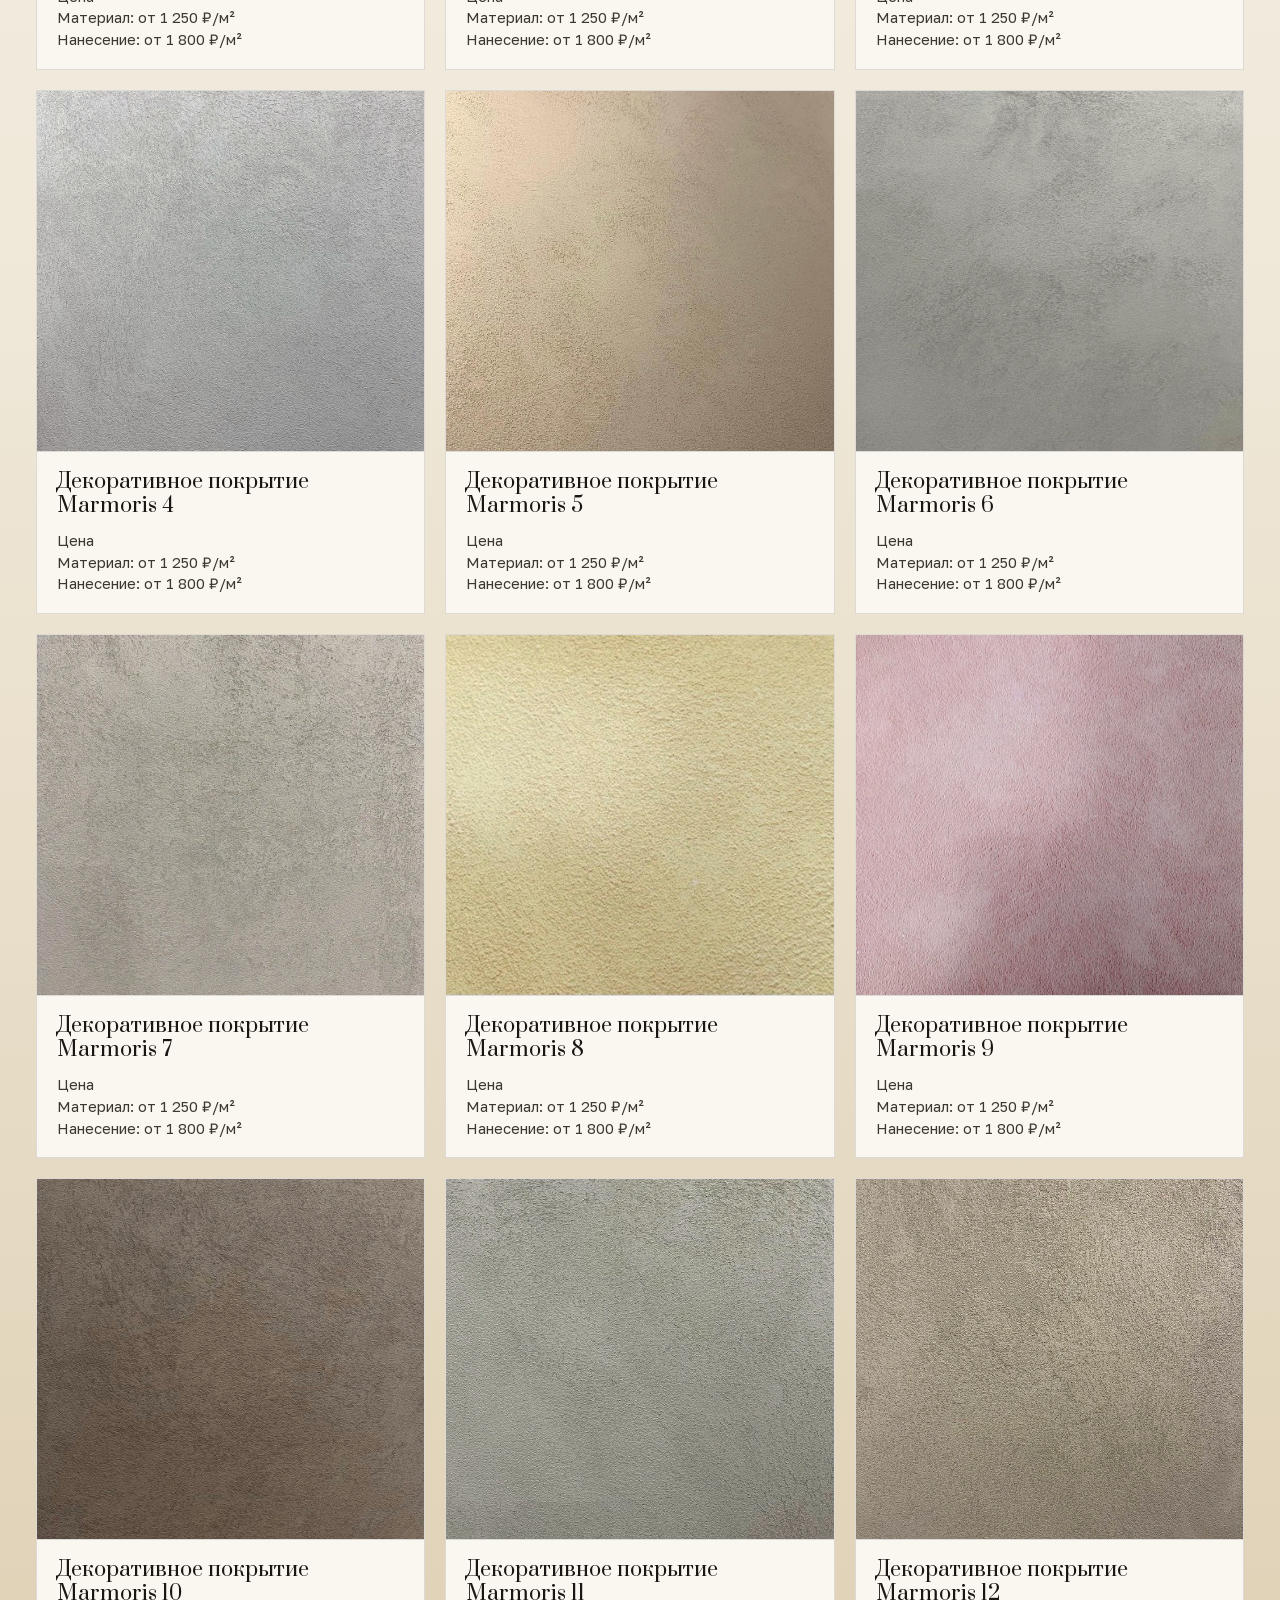
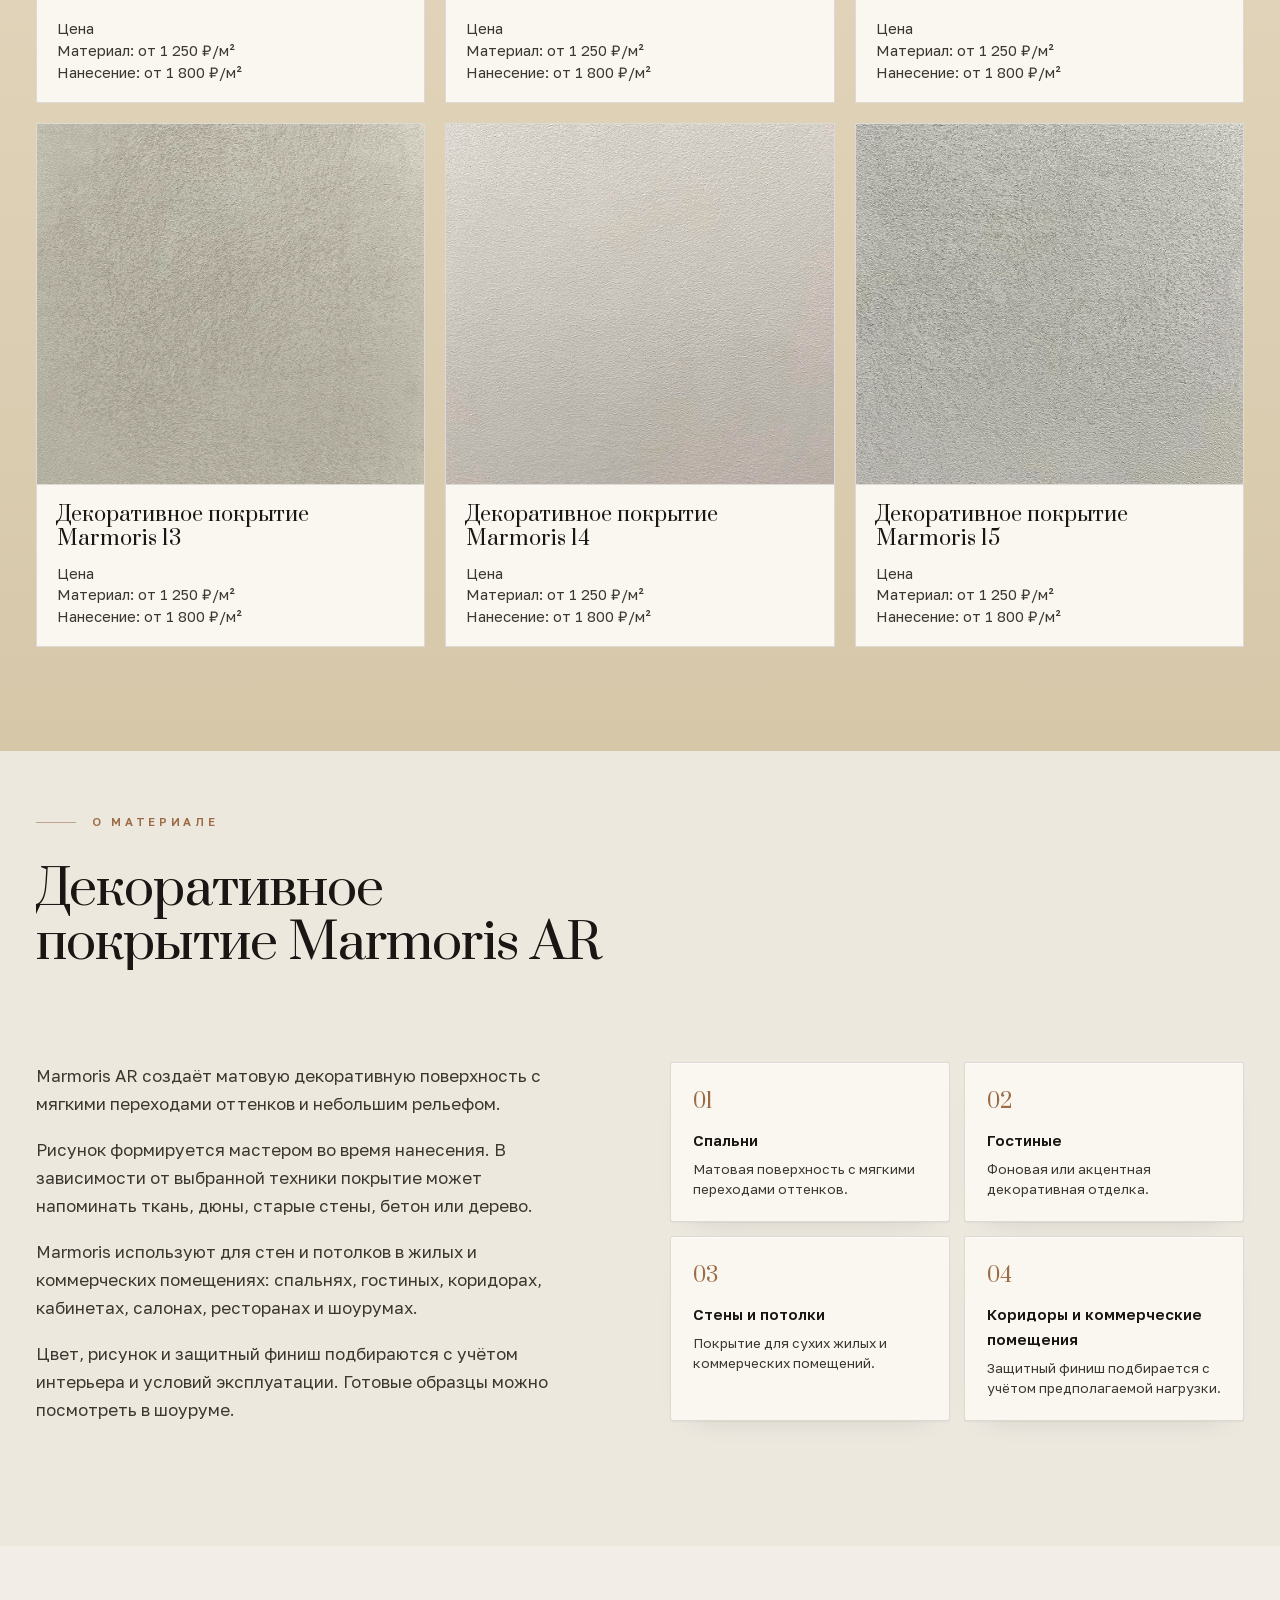
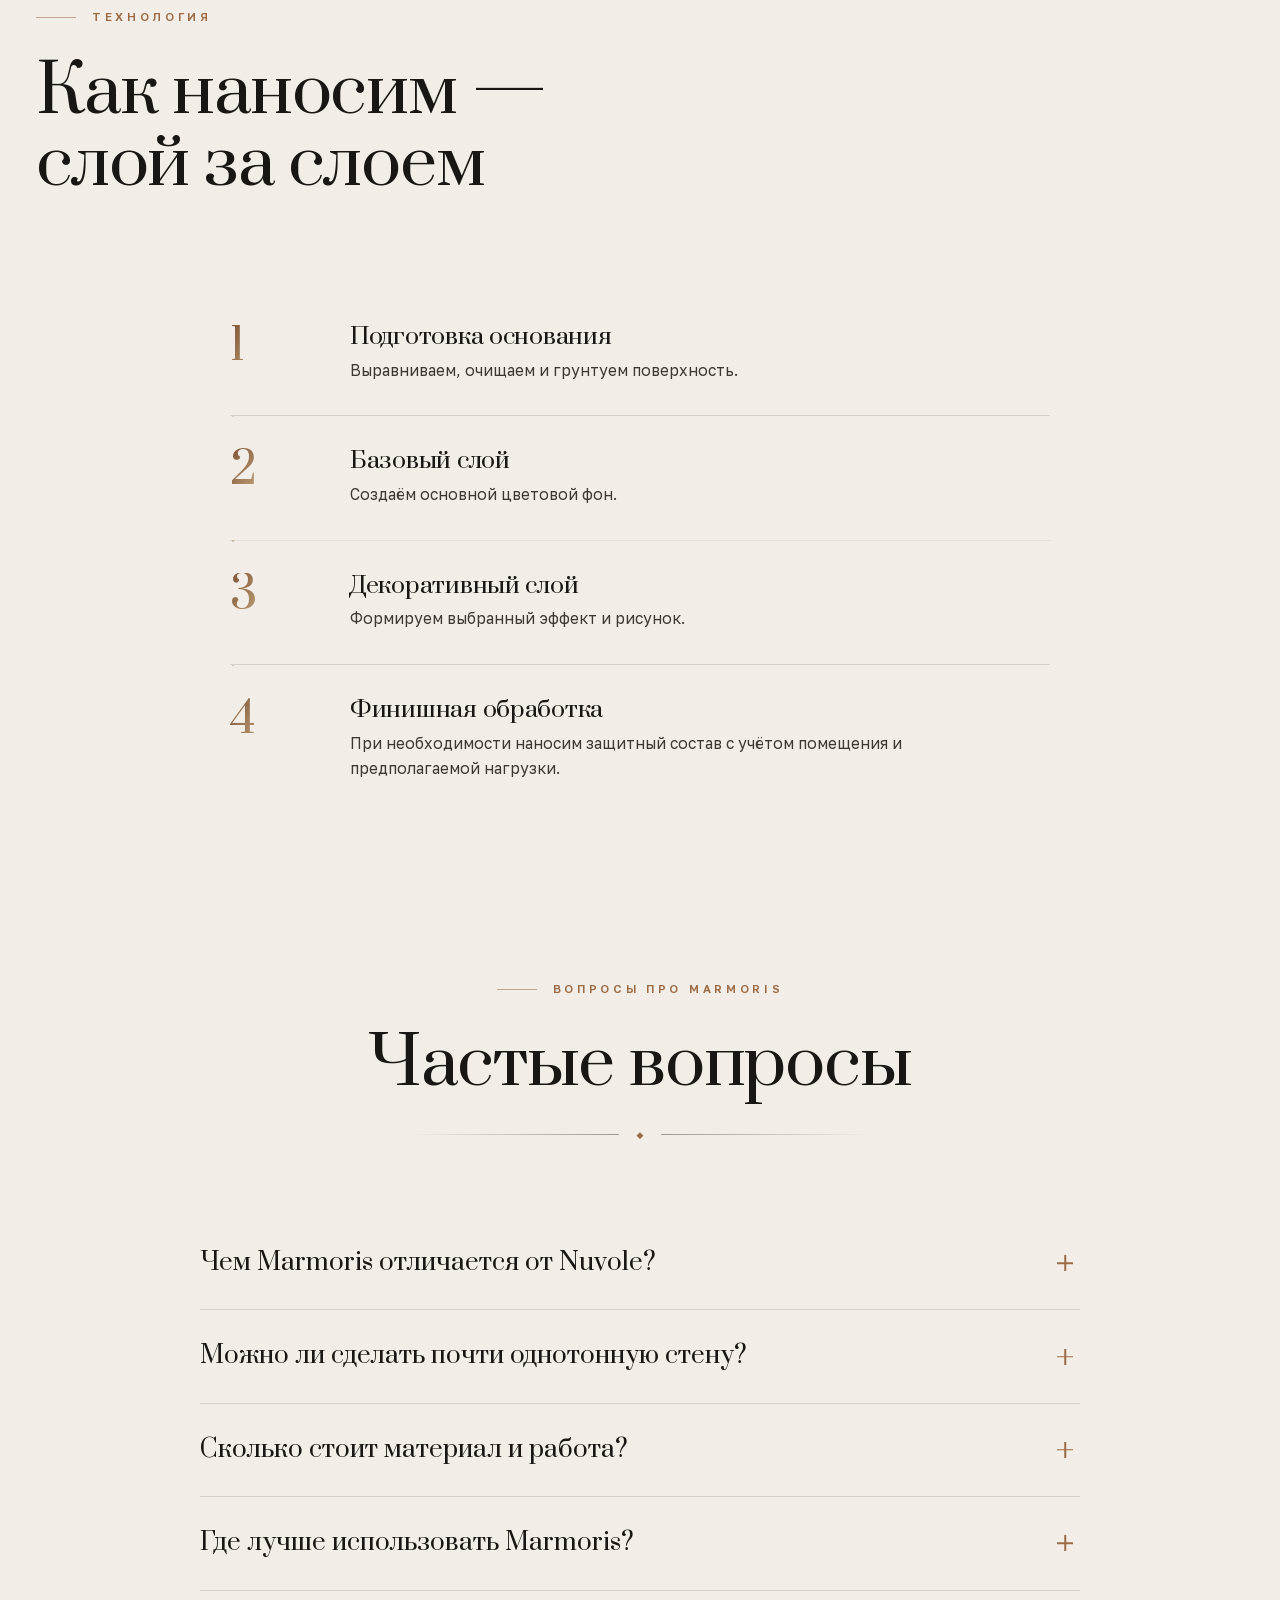
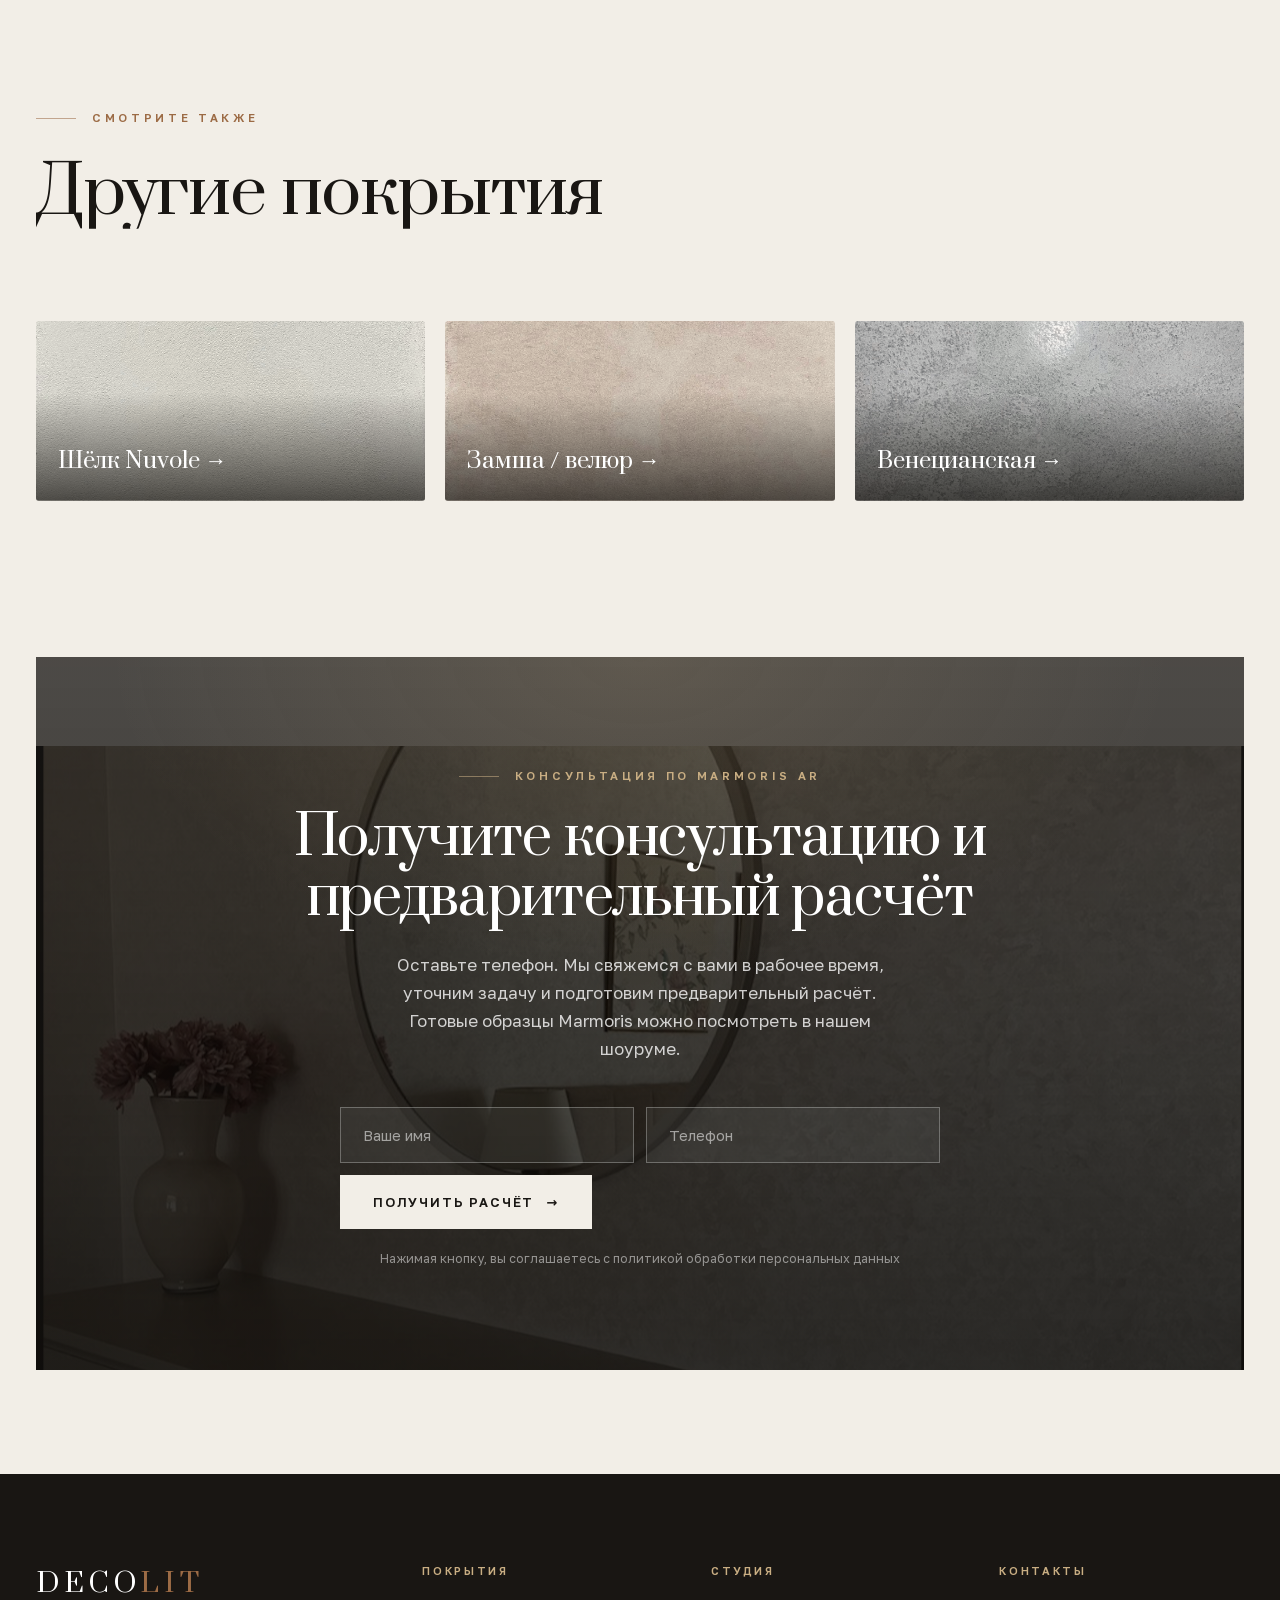
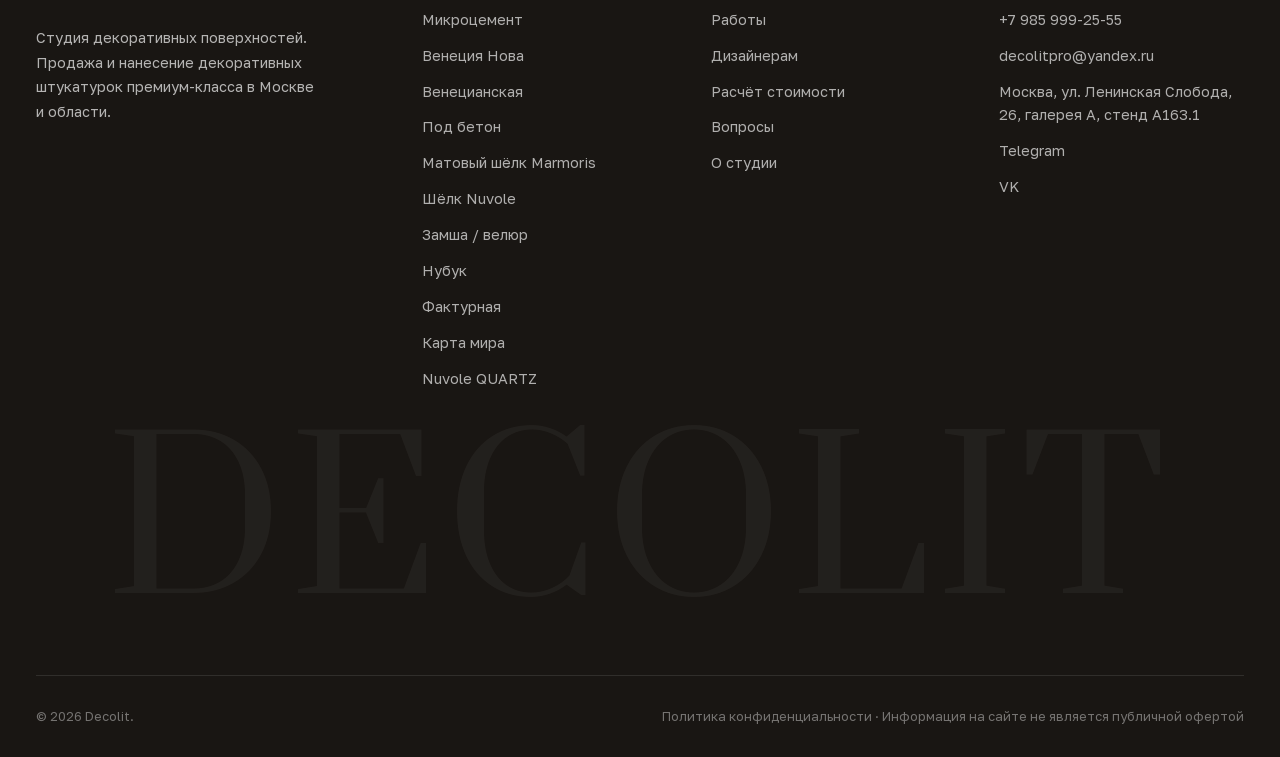
<file: site/pokrytiya/marmoris.html>
<!DOCTYPE html>
<html lang="ru">
<head>
<meta charset="UTF-8">
<meta name="viewport" content="width=device-width, initial-scale=1.0">
<script src="../js/metrika.js"></script>
<title>Матовый шёлк Marmoris в Москве — материал от 1 250 ₽/м², нанесение от 1 800 ₽/м² · Деколит</title>
<meta name="description" content="Marmoris AR для стен и потолков в Москве: матовые фактуры с эффектом ткани, дюн, старых стен, бетона и дерева. Материал от 1 250 ₽/м², нанесение от 1 800 ₽/м². Образцы в шоуруме Деколит.">
<link rel="canonical" href="https://decolitpro.ru/pokrytiya/marmoris.html">
<meta name="robots" content="index,follow">
<meta property="og:type" content="website">
<meta property="og:locale" content="ru_RU">
<meta property="og:site_name" content="Деколит">
<meta property="og:title" content="Матовый шёлк Marmoris в Москве — материал от 1 250 ₽/м², нанесение от 1 800 ₽/м² · Деколит">
<meta property="og:description" content="Marmoris AR для стен и потолков: матовые фактуры с эффектом ткани, дюн, старых стен, бетона и дерева. Образцы в шоуруме Деколит.">
<meta property="og:url" content="https://decolitpro.ru/pokrytiya/marmoris.html">
<meta property="og:image" content="https://decolitpro.ru/assets/img/og-hero-20260801.png">
<meta property="og:image:width" content="1717">
<meta property="og:image:height" content="916">
<meta name="twitter:card" content="summary_large_image">
<meta name="twitter:title" content="Матовый шёлк Marmoris в Москве · Деколит">
<meta name="twitter:description" content="Marmoris AR для стен и потолков: матовые фактуры с эффектом ткани, дюн, старых стен, бетона и дерева. Образцы в шоуруме Деколит.">
<meta name="twitter:image" content="https://decolitpro.ru/assets/img/og-hero-20260801.png">
<link rel="preload" href="../assets/fonts/prata-cyr.woff2" as="font" type="font/woff2" crossorigin>
<link rel="preload" href="../assets/fonts/golos-cyr.woff2" as="font" type="font/woff2" crossorigin>
<link rel="stylesheet" href="../css/fonts.css">
<link rel="stylesheet" href="../css/style.css?v=no-card-lightbox-css-20260709">
<link rel="stylesheet" href="../css/service.css?v=a07075c-fresh">
<link rel="stylesheet" href="../css/effects.css">
</head>
<body>

<!-- HEADER -->
<header id="hdr" class="scrolled">
  <div class="wrap nav">
    <a href="../index.html" class="logo">DECO<b>LIT</b></a>
    <nav class="nav-links">
      <a href="../index.html#materials">Покрытия</a>
      <a href="../index.html#works">Работы</a>
      <a href="../index.html#calc">Расчёт</a>
      <a href="../index.html#designers">Дизайнерам</a>
      <a href="../o-studii.html">О нас</a>
      <a href="../index.html#faq">Вопросы</a>
    </nav>
    <div class="nav-right">
      <span class="phone">+7 985 999-25-55</span>
      <a href="#contact" class="btn">Получить расчёт</a>
      <button class="burger" id="burger" aria-label="Меню"><span></span><span></span><span></span></button>
    </div>
  </div>
</header>

<div class="mobile-nav" id="mnav">
  <button class="x" id="mx" aria-label="Закрыть">×</button>
  <a href="../index.html#materials">Покрытия</a>
  <a href="../index.html#works">Работы</a>
  <a href="../index.html#calc">Расчёт</a>
  <a href="../index.html#designers">Дизайнерам</a>
  <a href="../o-studii.html">О нас</a>
  <a href="../index.html#faq">Вопросы</a>
  <a href="#contact" class="btn">Получить расчёт</a>
</div>

<!-- BREADCRUMBS -->
<div class="wrap crumbs">
  <a href="../index.html">Главная</a><span>/</span><a href="../index.html#materials">Покрытия</a><span>/</span><b>Матовый шёлк Marmoris</b>
</div>

<!-- HERO -->
<section class="svc-hero">
  <div class="wrap">
    <div class="grid">
      <div>
        <span class="eyebrow">Декоративное покрытие · Москва</span>
        <h1>Матовый шёлк <em>Marmoris</em></h1>
        <p class="sub">Marmoris AR — тонкослойное декоративное покрытие для создания матовых фактур. В зависимости от техники нанесения можно получить эффект ткани, дюн, старых стен, бетона, дерева или спокойную почти однотонную поверхность.</p>
        <div class="cta">
          <a href="#contact" class="btn">Рассчитать стоимость</a>
        </div>
      </div>
      <div class="visual">
        <div class="surface photo grain" style="background-image:url('../assets/img/materials/tilda-marmoris.png');background-position:center"></div>
        <div class="badge">Marmoris AR · матовый шёлк</div>
      </div>
    </div>
  </div>
</section>

<!-- ЧТО ЭТО / ГДЕ ПРИМЕНЯЮТ -->
<section class="section section-alt">
  <div class="wrap">
    <div class="section-head reveal">
      <span class="eyebrow">Что это</span>
      <h2>Декоративное покрытие Marmoris AR</h2>
    </div>
    <div class="about-grid">
      <div class="lead-txt reveal">
        <p>Marmoris AR создаёт матовую декоративную поверхность с мягкими переходами оттенков и небольшим рельефом.</p>
        <p>Рисунок формируется мастером во время нанесения. В зависимости от выбранной техники покрытие может напоминать ткань, дюны, старые стены, бетон или дерево.</p>
        <p>Marmoris используют для стен и потолков в жилых и коммерческих помещениях: спальнях, гостиных, коридорах, кабинетах, салонах, ресторанах и шоурумах.</p>
        <p>Цвет, рисунок и защитный финиш подбираются с учётом интерьера и условий эксплуатации. Готовые образцы можно посмотреть в шоуруме.</p>
      </div>
      <div class="apply reveal" data-d="1">
        <div class="a-item"><div class="ic">01</div><h4>Спальни</h4><p>Матовая поверхность с мягкими переходами оттенков.</p></div>
        <div class="a-item"><div class="ic">02</div><h4>Гостиные</h4><p>Фоновая или акцентная декоративная отделка.</p></div>
        <div class="a-item"><div class="ic">03</div><h4>Стены и потолки</h4><p>Покрытие для сухих жилых и коммерческих помещений.</p></div>
        <div class="a-item"><div class="ic">04</div><h4>Коридоры и коммерческие помещения</h4><p>Защитный финиш подбирается с учётом предполагаемой нагрузки.</p></div>
      </div>
    </div>
  </div>
</section>

<!-- ОБРАЗЦЫ МАТЕРИАЛА -->
<section class="section section-alt samples-warm">
  <div class="wrap">
    <div class="section-head reveal">
      <span class="eyebrow">Образцы Marmoris</span>
      <h2>Образцы Marmoris Ar</h2>
    </div>
    <div class="sample-grid sample-grid-microcement">
      <article class="sample-card reveal" data-d="0">
        <div class="surface grain marmoris-sample marmoris-01"></div>
<div class="sample-cap"><div class="sample-title">Декоративное покрытие<br>Marmoris 1</div><div class="sample-note sample-price"><span>Цена</span><span>Материал: от 1 250 ₽/м²</span><span>Нанесение: от 1 800 ₽/м²</span></div></div>
      </article>
      <article class="sample-card reveal" data-d="1">
        <div class="surface grain marmoris-sample marmoris-02"></div>
        <div class="sample-cap"><div class="sample-title">Декоративное покрытие<br>Marmoris 2</div><div class="sample-note sample-price"><span>Цена</span><span>Материал: от 1 250 ₽/м²</span><span>Нанесение: от 1 800 ₽/м²</span></div></div>
      </article>
      <article class="sample-card reveal" data-d="2">
        <div class="surface grain marmoris-sample marmoris-03"></div>
        <div class="sample-cap"><div class="sample-title">Декоративное покрытие<br>Marmoris 3</div><div class="sample-note sample-price"><span>Цена</span><span>Материал: от 1 250 ₽/м²</span><span>Нанесение: от 1 800 ₽/м²</span></div></div>
      </article>
      <article class="sample-card reveal" data-d="0">
        <div class="surface grain marmoris-sample marmoris-04"></div>
        <div class="sample-cap"><div class="sample-title">Декоративное покрытие<br>Marmoris 4</div><div class="sample-note sample-price"><span>Цена</span><span>Материал: от 1 250 ₽/м²</span><span>Нанесение: от 1 800 ₽/м²</span></div></div>
      </article>
      <article class="sample-card reveal" data-d="1">
        <div class="surface grain marmoris-sample marmoris-05"></div>
        <div class="sample-cap"><div class="sample-title">Декоративное покрытие<br>Marmoris 5</div><div class="sample-note sample-price"><span>Цена</span><span>Материал: от 1 250 ₽/м²</span><span>Нанесение: от 1 800 ₽/м²</span></div></div>
      </article>
      <article class="sample-card reveal" data-d="2">
        <div class="surface grain marmoris-sample marmoris-06"></div>
        <div class="sample-cap"><div class="sample-title">Декоративное покрытие<br>Marmoris 6</div><div class="sample-note sample-price"><span>Цена</span><span>Материал: от 1 250 ₽/м²</span><span>Нанесение: от 1 800 ₽/м²</span></div></div>
      </article>
      <article class="sample-card reveal" data-d="0">
        <div class="surface grain marmoris-sample marmoris-07"></div>
        <div class="sample-cap"><div class="sample-title">Декоративное покрытие<br>Marmoris 7</div><div class="sample-note sample-price"><span>Цена</span><span>Материал: от 1 250 ₽/м²</span><span>Нанесение: от 1 800 ₽/м²</span></div></div>
      </article>
      <article class="sample-card reveal" data-d="1">
        <div class="surface grain marmoris-sample marmoris-08"></div>
        <div class="sample-cap"><div class="sample-title">Декоративное покрытие<br>Marmoris 8</div><div class="sample-note sample-price"><span>Цена</span><span>Материал: от 1 250 ₽/м²</span><span>Нанесение: от 1 800 ₽/м²</span></div></div>
      </article>
      <article class="sample-card reveal" data-d="2">
        <div class="surface grain marmoris-sample marmoris-09"></div>
        <div class="sample-cap"><div class="sample-title">Декоративное покрытие<br>Marmoris 9</div><div class="sample-note sample-price"><span>Цена</span><span>Материал: от 1 250 ₽/м²</span><span>Нанесение: от 1 800 ₽/м²</span></div></div>
      </article>
      <article class="sample-card reveal" data-d="0">
        <div class="surface grain marmoris-sample marmoris-10"></div>
        <div class="sample-cap"><div class="sample-title">Декоративное покрытие<br>Marmoris 10</div><div class="sample-note sample-price"><span>Цена</span><span>Материал: от 1 250 ₽/м²</span><span>Нанесение: от 1 800 ₽/м²</span></div></div>
      </article>
      <article class="sample-card reveal" data-d="1">
        <div class="surface grain marmoris-sample marmoris-11"></div>
        <div class="sample-cap"><div class="sample-title">Декоративное покрытие<br>Marmoris 11</div><div class="sample-note sample-price"><span>Цена</span><span>Материал: от 1 250 ₽/м²</span><span>Нанесение: от 1 800 ₽/м²</span></div></div>
      </article>
      <article class="sample-card reveal" data-d="2">
        <div class="surface grain marmoris-sample marmoris-12"></div>
        <div class="sample-cap"><div class="sample-title">Декоративное покрытие<br>Marmoris 12</div><div class="sample-note sample-price"><span>Цена</span><span>Материал: от 1 250 ₽/м²</span><span>Нанесение: от 1 800 ₽/м²</span></div></div>
      </article>
      <article class="sample-card reveal" data-d="0">
        <div class="surface grain marmoris-sample marmoris-13"></div>
        <div class="sample-cap"><div class="sample-title">Декоративное покрытие<br>Marmoris 13</div><div class="sample-note sample-price"><span>Цена</span><span>Материал: от 1 250 ₽/м²</span><span>Нанесение: от 1 800 ₽/м²</span></div></div>
      </article>
      <article class="sample-card reveal" data-d="1">
        <div class="surface grain marmoris-sample marmoris-14"></div>
        <div class="sample-cap"><div class="sample-title">Декоративное покрытие<br>Marmoris 14</div><div class="sample-note sample-price"><span>Цена</span><span>Материал: от 1 250 ₽/м²</span><span>Нанесение: от 1 800 ₽/м²</span></div></div>
      </article>
      <article class="sample-card reveal" data-d="2">
        <div class="surface grain marmoris-sample marmoris-15"></div>
        <div class="sample-cap"><div class="sample-title">Декоративное покрытие<br>Marmoris 15</div><div class="sample-note sample-price"><span>Цена</span><span>Материал: от 1 250 ₽/м²</span><span>Нанесение: от 1 800 ₽/м²</span></div></div>
      </article>
    </div>
  </div>
</section>

<!-- ПРОЦЕСС НАНЕСЕНИЯ -->
<section class="section">
  <div class="wrap">
    <div class="section-head reveal">
      <span class="eyebrow">Технология</span>
      <h2>Как наносим — слой за слоем</h2>
    </div>
    <div class="flow">
      <div class="row reveal"><div class="step-no">1</div><div><h3>Подготовка основания</h3><p>Выравниваем, очищаем и грунтуем поверхность.</p></div></div>
      <div class="row reveal"><div class="step-no">2</div><div><h3>Базовый слой</h3><p>Создаём основной цветовой фон.</p></div></div>
      <div class="row reveal"><div class="step-no">3</div><div><h3>Декоративный слой</h3><p>Формируем выбранный эффект и рисунок.</p></div></div>
      <div class="row reveal"><div class="step-no">4</div><div><h3>Финишная обработка</h3><p>При необходимости наносим защитный состав с учётом помещения и предполагаемой нагрузки.</p></div></div>
    </div>
  </div>
</section>

<!-- FAQ -->
<section class="section" id="faq">
  <div class="wrap">
    <div class="section-head section-head-center reveal">
      <span class="eyebrow eyebrow-center">Вопросы про Marmoris</span>
      <h2>Частые вопросы</h2>
      <div class="seam"><span>◆</span></div>
    </div>
    <div class="faq">
      <div class="q reveal"><button>Чем Marmoris отличается от Nuvole?<span class="ic"></span></button><div class="a"><p>Nuvole имеет более выраженный шёлковый перелив. Marmoris выглядит спокойнее и матовее и позволяет создавать разные фактуры — от ткани и дюн до эффекта бетона или дерева. Сравнить покрытия можно по готовым образцам в шоуруме.</p></div></div>
      <div class="q reveal"><button>Можно ли сделать почти однотонную стену?<span class="ic"></span></button><div class="a"><p>Да. Marmoris позволяет создать спокойную почти однотонную поверхность с лёгкими переходами оттенков. Выраженность рисунка зависит от техники нанесения.</p></div></div>
      <div class="q reveal"><button>Сколько стоит материал и работа?<span class="ic"></span></button><div class="a"><p>Материал — от 1 250 ₽/м², нанесение — от 1 800 ₽/м². Итоговая стоимость зависит от площади, состояния основания и выбранной техники. Согласованная стоимость и состав работ фиксируются в договоре.</p></div></div>
      <div class="q reveal"><button>Где лучше использовать Marmoris?<span class="ic"></span></button><div class="a"><p>Marmoris используют на стенах и потолках в сухих помещениях: спальнях, гостиных, коридорах, кабинетах, салонах, ресторанах и шоурумах. Для ванных и душевых рекомендуется выбрать другое покрытие.</p></div></div>
    </div>
  </div>
</section>

<!-- ДРУГИЕ ПОКРЫТИЯ -->
<section class="section">
  <div class="wrap">
    <div class="section-head reveal">
      <span class="eyebrow">Смотрите также</span>
      <h2>Другие покрытия</h2>
    </div>
    <div class="cross reveal">
      <a href="shelk.html"><div class="surface photo grain" style="background-image:url('../assets/img/materials/silk-plaster.jpg');background-position:center"></div><div class="t">Шёлк Nuvole →</div></a>
      <a href="zamsha.html"><div class="surface photo grain" style="background-image:url('../assets/img/materials/ancoral.jpg');background-position:center 38%"></div><div class="t">Замша / велюр →</div></a>
      <a href="venecianka.html"><div class="surface photo grain" style="background-image:url('../assets/img/samples/venecianka/sample-1.jpg');background-position:center"></div><div class="t">Венецианская →</div></a>
    </div>
  </div>
</section>

<!-- FINAL CTA -->
<section class="section" id="contact">
  <div class="wrap">
    <div class="final reveal">
      <div class="tex tex-silk grain"></div>
      <span class="eyebrow eyebrow-sand eyebrow-center">Консультация по Marmoris AR</span>
      <h2>Получите консультацию и предварительный расчёт</h2>
      <p>Оставьте телефон. Мы свяжемся с вами в рабочее время, уточним задачу и подготовим предварительный расчёт. Готовые образцы Marmoris можно посмотреть в нашем шоуруме.</p>
      <form class="form" novalidate data-lead-form>
        <input type="text" name="name" placeholder="Ваше имя" aria-label="Имя" autocomplete="name" required>
        <input type="tel" name="phone" placeholder="Телефон" aria-label="Телефон" autocomplete="tel" required>
        <button class="btn btn-light" type="submit">Получить расчёт</button>
      </form>
      <div class="form-note">Нажимая кнопку, вы соглашаетесь с <a href="../politika.html">политикой обработки персональных данных</a></div>
    </div>
  </div>
</section>

<!-- FOOTER -->
<footer>
  <div class="wrap">
    <div class="foot">
      <div>
        <div class="logo">DECO<b>LIT</b></div>
        <p>Студия декоративных поверхностей. Продажа и нанесение декоративных штукатурок премиум-класса в Москве и области.</p>
      </div>
      <div>
        <h4>Покрытия</h4>
        <a href="mikrocement.html">Микроцемент</a>
        <a href="venezia-nova.html">Венеция Нова</a>
        <a href="venecianka.html">Венецианская</a>
        <a href="beton.html">Под бетон</a>
        <a href="marmoris.html">Матовый шёлк Marmoris</a>
        <a href="shelk.html">Шёлк Nuvole</a>
        <a href="zamsha.html">Замша / велюр</a>
        <a href="nubuk.html">Нубук</a>
        <a href="fakturnaya.html">Фактурная</a>
        <a href="karta-mira.html">Карта мира</a>
        <a href="nuvole-quartz.html">Nuvole QUARTZ</a>
      </div>
      <div>
        <h4>Студия</h4>
        <a href="../index.html#works">Работы</a>
        <a href="../index.html#designers">Дизайнерам</a>
        <a href="../index.html#calc">Расчёт стоимости</a>
        <a href="../index.html#faq">Вопросы</a>
        <a href="../o-studii.html">О студии</a>
      </div>
      <div>
        <h4>Контакты</h4>
        <a href="tel:+79859992555">+7 985 999-25-55</a>
        <a href="mailto:decolitpro@yandex.ru">decolitpro@yandex.ru</a>
        <a href="https://yandex.ru/maps/?text=Москва%2C+ул.+Ленинская+Слобода%2C+26" target="_blank" rel="noopener">Москва, ул. Ленинская Слобода, 26, галерея А, стенд А163.1</a>
        <a href="https://t.me/decolitpro" target="_blank" rel="noopener">Telegram</a>
        <a href="https://vk.com/decolitpro" target="_blank" rel="noopener">VK</a>
      </div>
    </div>
    <div class="foot-mark" aria-hidden="true">DECOLIT</div>
    <div class="foot-bottom">
      <span>© 2026 Decolit.</span>
      <span><a href="../politika.html">Политика конфиденциальности</a> · Информация на сайте не является публичной офертой</span>
    </div>
  </div>
</footer>

<script src="../js/main.js?v=unified-material-pages-20260726"></script>
<script src="../js/effects.js?v=a07075c-fresh"></script>
<script type="application/ld+json">
{
  "@context": "https://schema.org",
  "@graph": [
    {
      "@type": "ProfessionalService",
      "@id": "https://decolitpro.ru/#organization",
      "name": "Деколит",
      "url": "https://decolitpro.ru/",
      "image": "https://decolitpro.ru/assets/img/og-hero-20260801.png",
      "telephone": "+79859992555",
      "email": "decolitpro@yandex.ru",
      "address": {
        "@type": "PostalAddress",
        "streetAddress": "ул. Ленинская Слобода, 26, галерея А, стенд А163.1",
        "addressLocality": "Москва",
        "addressCountry": "RU"
      },
      "areaServed": ["Москва", "Московская область"],
      "priceRange": "₽₽₽",
      "sameAs": ["https://t.me/decolitpro", "https://vk.com/decolitpro"]
    },
    {
      "@type": "Service",
      "@id": "https://decolitpro.ru/pokrytiya/marmoris.html#service",
      "serviceType": "Матовый шёлк Marmoris AR",
      "name": "Матовый шёлк Marmoris AR",
      "url": "https://decolitpro.ru/pokrytiya/marmoris.html",
      "description": "Marmoris AR для стен и потолков в Москве: матовые фактуры с эффектом ткани, дюн, старых стен, бетона и дерева. Материал от 1 250 ₽/м², нанесение от 1 800 ₽/м². Образцы в шоуруме Деколит.",
      "provider": {"@id": "https://decolitpro.ru/#organization"},
      "areaServed": ["Москва", "Московская область"],
      "offers": {
        "@type": "Offer",
        "url": "https://decolitpro.ru/pokrytiya/marmoris.html",
        "priceCurrency": "RUB",
        "price": "3050",
        "availability": "https://schema.org/InStock",
        "itemCondition": "https://schema.org/NewCondition",
        "description": "Материал от 1 250 ₽/м², нанесение от 1 800 ₽/м²."
      }
    },
    {
      "@type": "BreadcrumbList",
      "@id": "https://decolitpro.ru/pokrytiya/marmoris.html#breadcrumb",
      "itemListElement": [
        {"@type": "ListItem", "position": 1, "name": "Главная", "item": "https://decolitpro.ru/"},
        {"@type": "ListItem", "position": 2, "name": "Матовый шёлк Marmoris", "item": "https://decolitpro.ru/pokrytiya/marmoris.html"}
      ]
    },
    {
      "@type": "WebPage",
      "@id": "https://decolitpro.ru/pokrytiya/marmoris.html#webpage",
      "url": "https://decolitpro.ru/pokrytiya/marmoris.html",
      "name": "Матовый шёлк Marmoris в Москве — материал от 1 250 ₽/м², нанесение от 1 800 ₽/м² · Деколит",
      "description": "Marmoris AR для стен и потолков в Москве: матовые фактуры с эффектом ткани, дюн, старых стен, бетона и дерева. Образцы в шоуруме Деколит.",
      "isPartOf": {"@id": "https://decolitpro.ru/#website"},
      "mainEntity": {"@id": "https://decolitpro.ru/pokrytiya/marmoris.html#service"}
    }
  ]
}
</script>
</body>
</html>
</file>
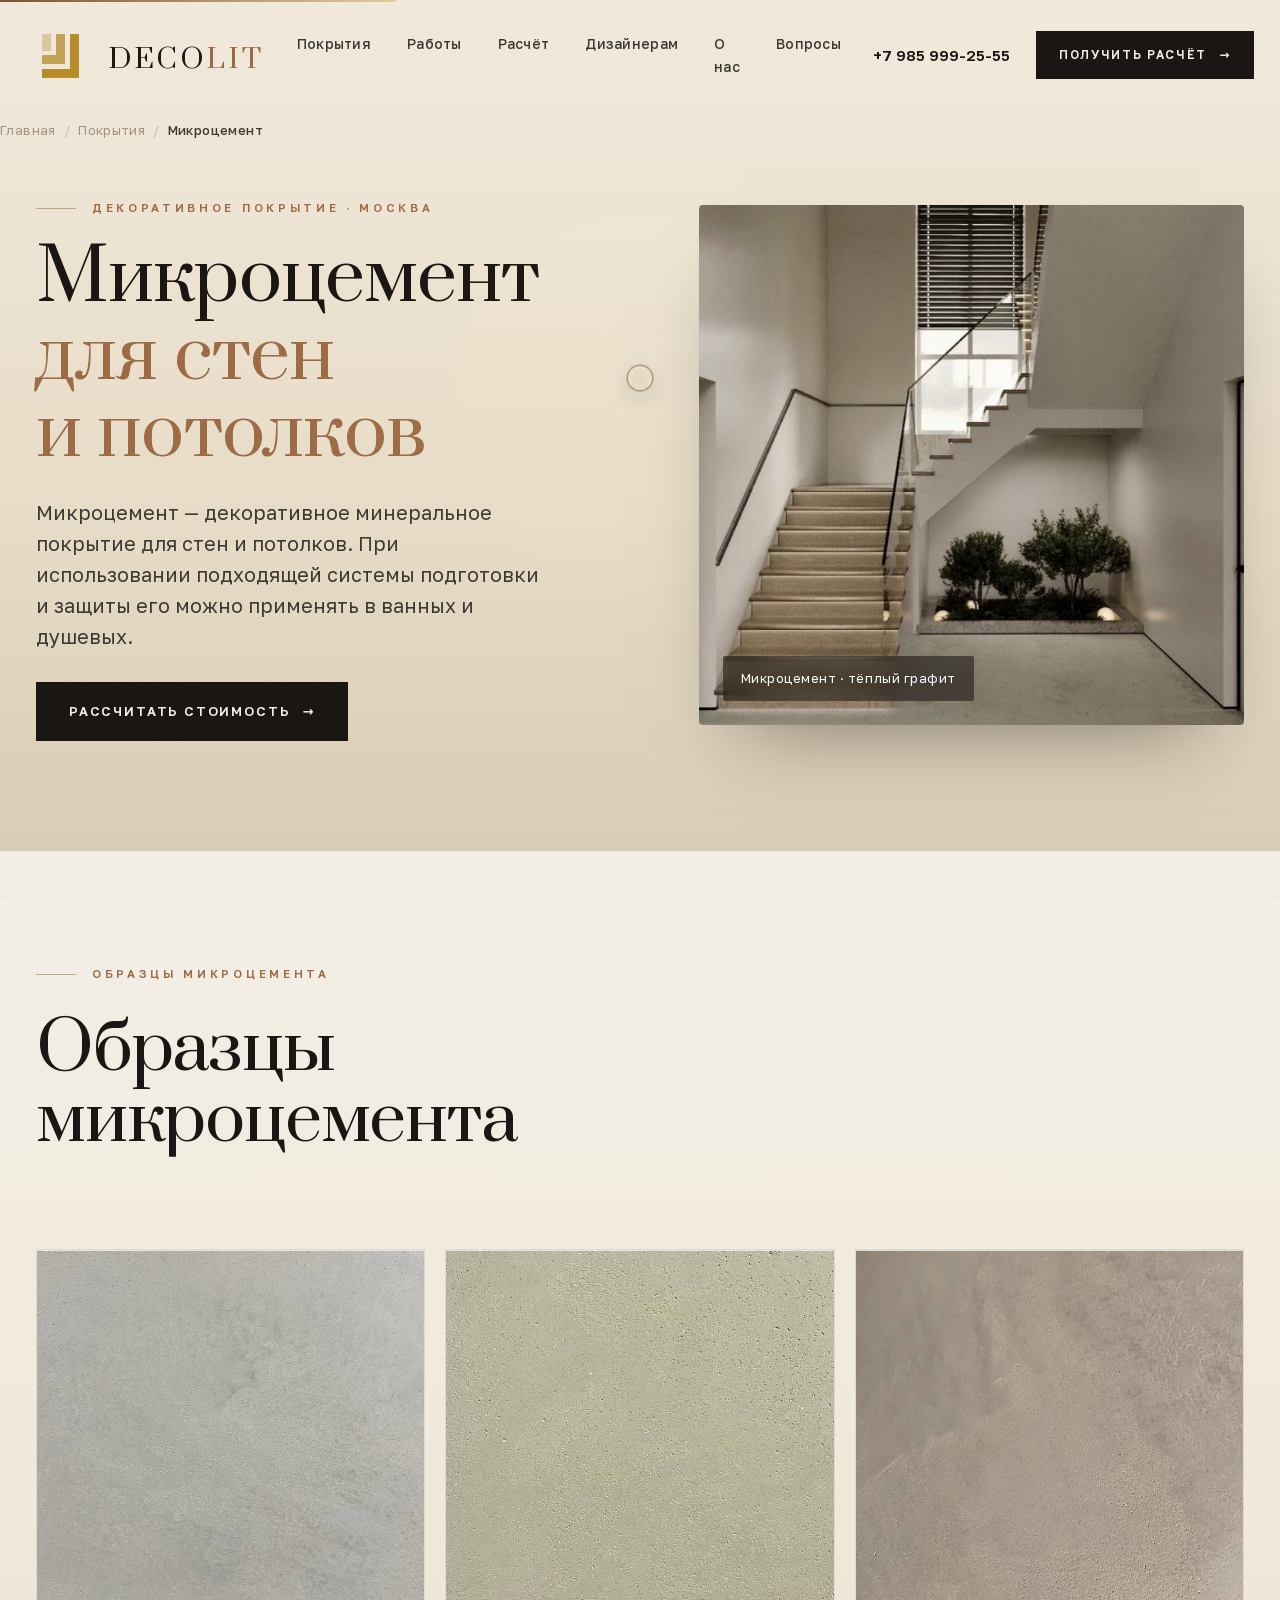
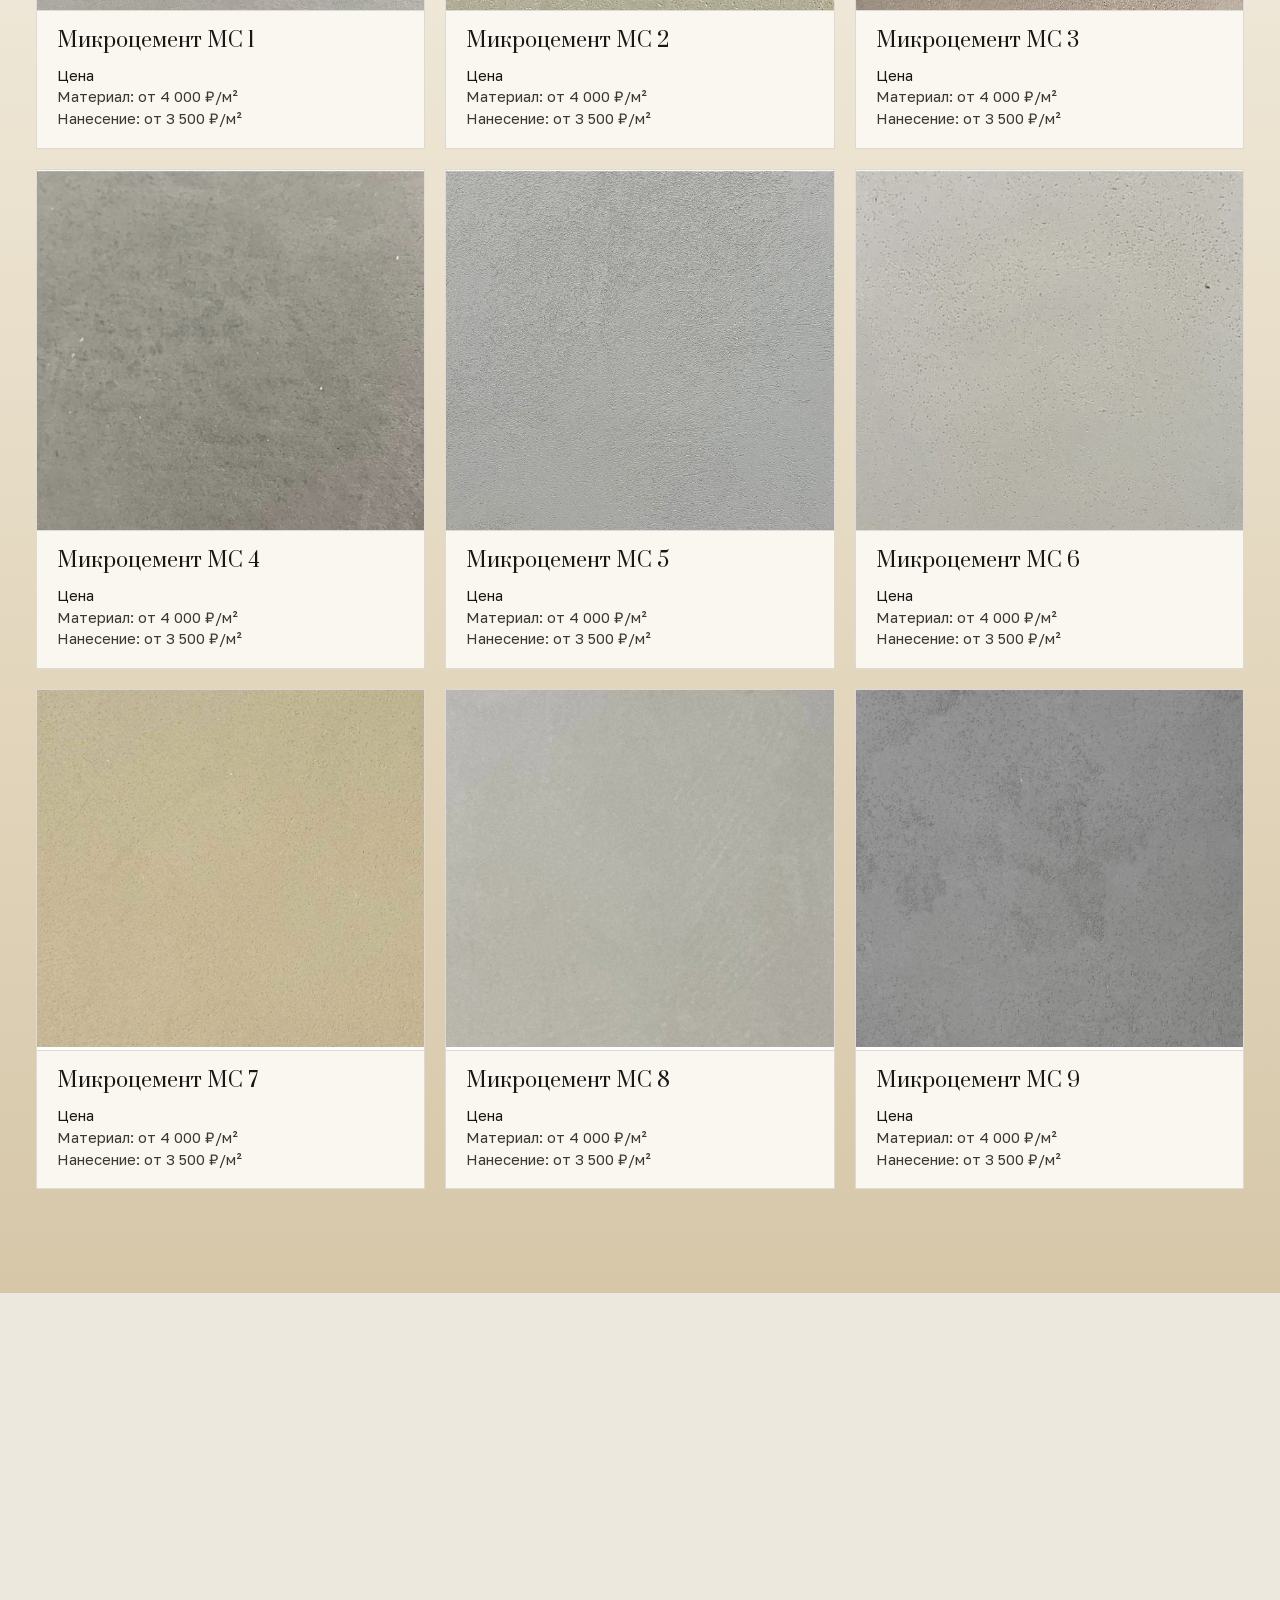
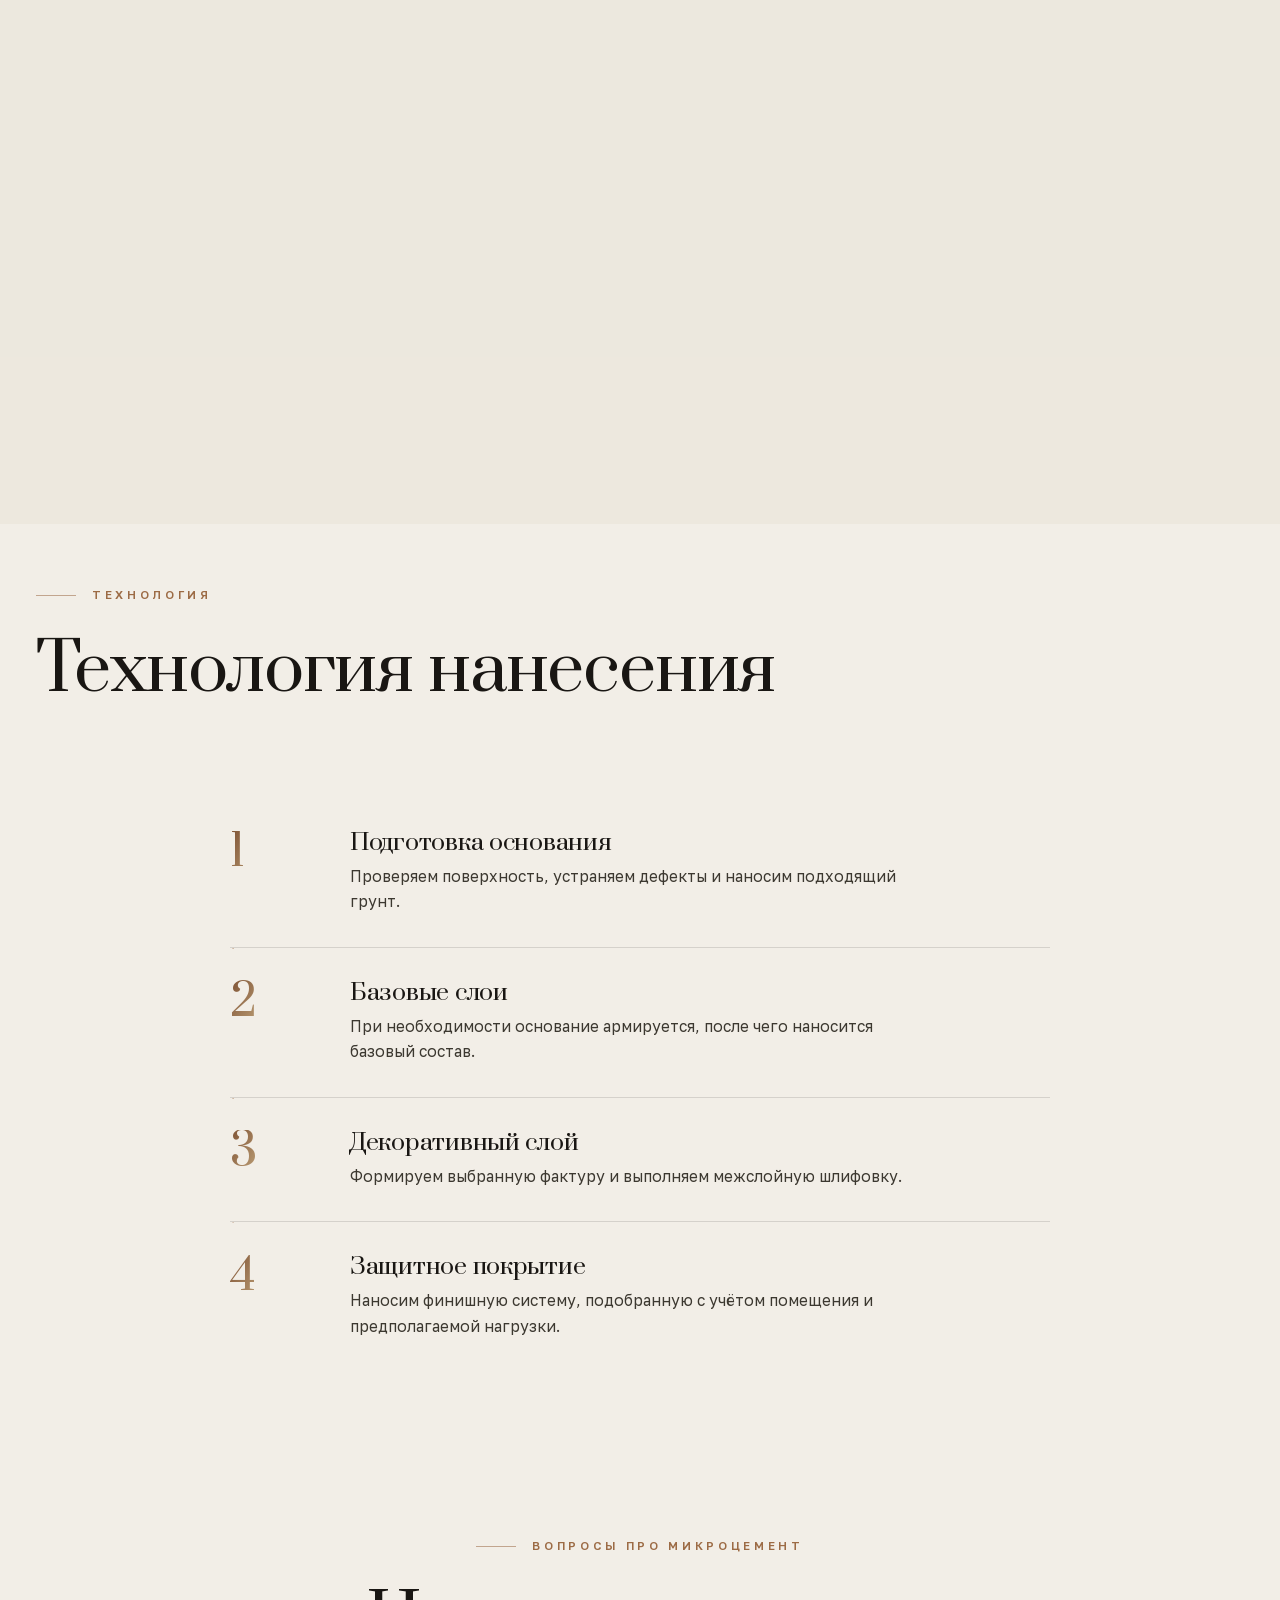
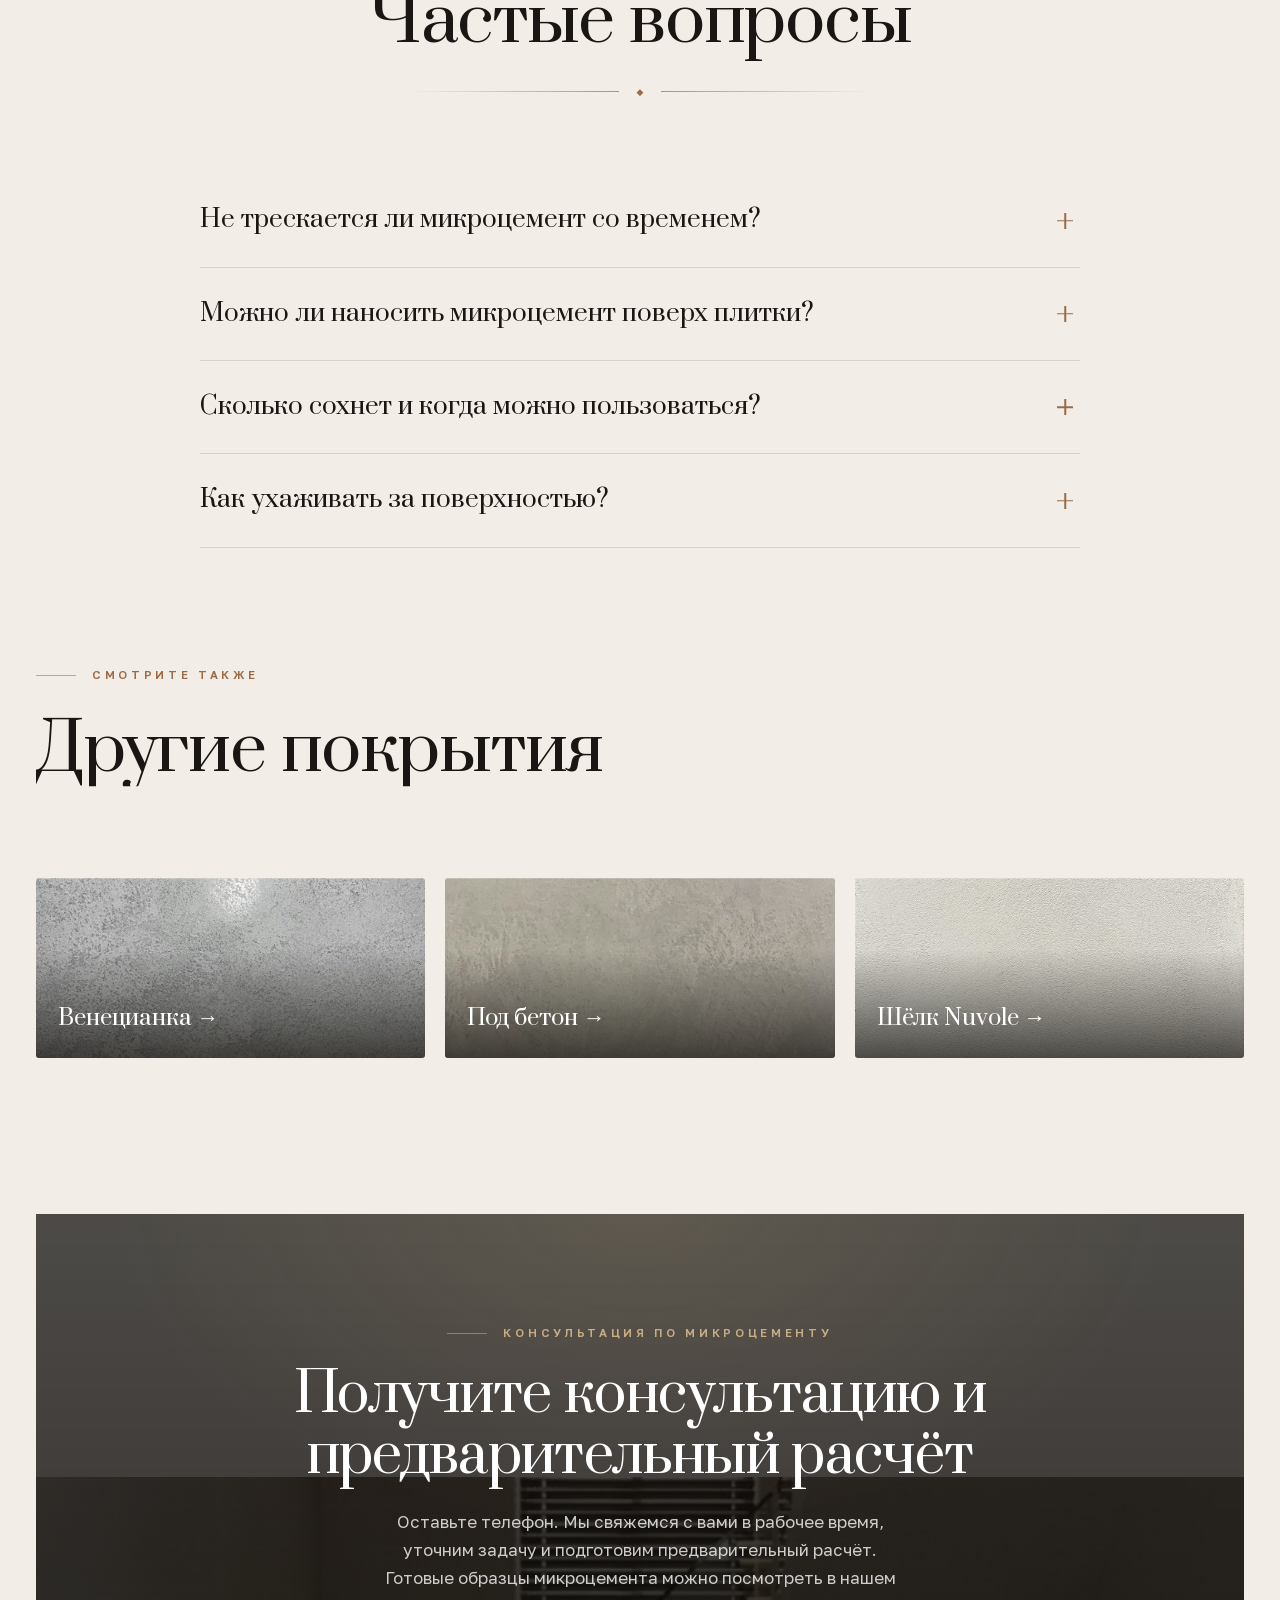
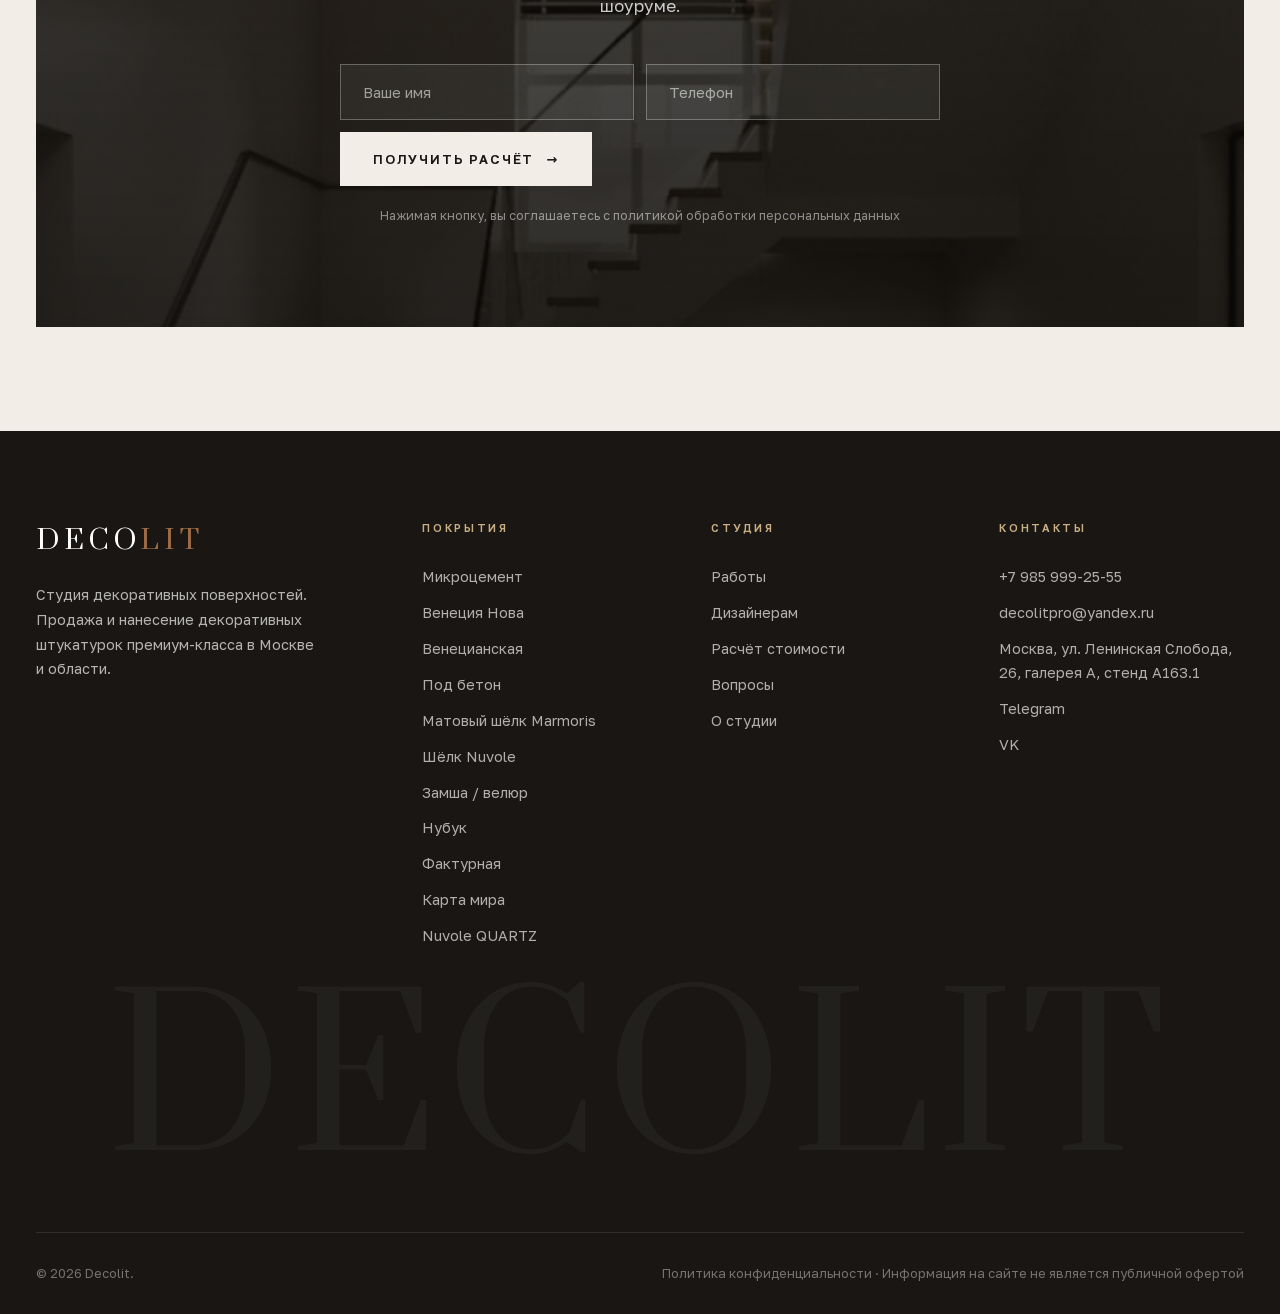
<file: site/pokrytiya/mikrocement.html>
<!DOCTYPE html>
<html lang="ru">
<head>
<meta charset="UTF-8">
<meta name="viewport" content="width=device-width, initial-scale=1.0">
<script src="../js/metrika.js"></script>
<title>Микроцемент в Москве — материал от 4 000 ₽/м², нанесение от 3 500 ₽/м² · Деколит</title>
<meta name="description" content="Микроцемент для стен, потолков, ванных и душевых в Москве. Материал от 4 000 ₽/м², нанесение от 3 500 ₽/м², гарантия на работы 3 года. Образцы в шоуруме Деколит.">
<link rel="canonical" href="https://decolitpro.ru/pokrytiya/mikrocement.html">
<meta name="robots" content="index,follow">
<meta property="og:type" content="website">
<meta property="og:locale" content="ru_RU">
<meta property="og:site_name" content="Деколит">
<meta property="og:title" content="Микроцемент в Москве — материал от 4 000 ₽/м², нанесение от 3 500 ₽/м² · Деколит">
<meta property="og:description" content="Микроцемент для стен, потолков, ванных и душевых в Москве. Материал от 4 000 ₽/м², нанесение от 3 500 ₽/м², гарантия на работы 3 года. Образцы в шоуруме Деколит.">
<meta property="og:url" content="https://decolitpro.ru/pokrytiya/mikrocement.html">
<meta property="og:image" content="https://decolitpro.ru/assets/img/og-hero-20260801.png">
<meta property="og:image:width" content="1717">
<meta property="og:image:height" content="916">
<meta name="twitter:card" content="summary_large_image">
<meta name="twitter:title" content="Микроцемент в Москве — материал от 4 000 ₽/м², нанесение от 3 500 ₽/м² · Деколит">
<meta name="twitter:description" content="Микроцемент для стен, потолков, ванных и душевых в Москве. Материал от 4 000 ₽/м², нанесение от 3 500 ₽/м², гарантия на работы 3 года. Образцы в шоуруме Деколит.">
<meta name="twitter:image" content="https://decolitpro.ru/assets/img/og-hero-20260801.png">
<!-- Цены обновлены по decolitpro.ru. Объекты и часть фото пока требуют подтверждения. -->
<link rel="preload" href="../assets/fonts/prata-cyr.woff2" as="font" type="font/woff2" crossorigin>
<link rel="preload" href="../assets/fonts/golos-cyr.woff2" as="font" type="font/woff2" crossorigin>
<link rel="stylesheet" href="../css/fonts.css">
<link rel="stylesheet" href="../css/style.css?v=no-card-lightbox-css-20260709">
<link rel="stylesheet" href="../css/service.css?v=a07075c-fresh">
<link rel="stylesheet" href="../css/effects.css">
</head>
<body>

<!-- HEADER -->
<header id="hdr" class="scrolled">
  <div class="wrap nav">
    <a href="../index.html" class="logo">DECO<b>LIT</b></a>
    <nav class="nav-links">
      <a href="../index.html#materials">Покрытия</a>
      <a href="../index.html#works">Работы</a>
      <a href="../index.html#calc">Расчёт</a>
      <a href="../index.html#designers">Дизайнерам</a>
      <a href="../o-studii.html">О нас</a>
      <a href="../index.html#faq">Вопросы</a>
    </nav>
    <div class="nav-right">
      <span class="phone">+7 985 999-25-55</span>
      <a href="#contact" class="btn">Получить расчёт</a>
      <button class="burger" id="burger" aria-label="Меню"><span></span><span></span><span></span></button>
    </div>
  </div>
</header>

<div class="mobile-nav" id="mnav">
  <button class="x" id="mx" aria-label="Закрыть">×</button>
  <a href="../index.html#materials">Покрытия</a>
  <a href="../index.html#works">Работы</a>
  <a href="../index.html#calc">Расчёт</a>
  <a href="../index.html#designers">Дизайнерам</a>
  <a href="../o-studii.html">О нас</a>
  <a href="../index.html#faq">Вопросы</a>
  <a href="#contact" class="btn">Получить расчёт</a>
</div>

<!-- BREADCRUMBS -->
<div class="wrap crumbs">
  <a href="../index.html">Главная</a><span>/</span><a href="../index.html#materials">Покрытия</a><span>/</span><b>Микроцемент</b>
</div>

<!-- HERO -->
<section class="svc-hero">
  <div class="wrap">
    <div class="grid">
      <div>
        <span class="eyebrow">Декоративное покрытие · Москва</span>
        <h1>Микроцемент <em>для стен и потолков</em></h1>
        <p class="sub">Микроцемент — декоративное минеральное покрытие для стен и потолков. При использовании подходящей системы подготовки и защиты его можно применять в ванных и душевых.</p>
        <div class="cta">
          <a href="#contact" class="btn">Рассчитать стоимость</a>
        </div>
      </div>
      <div class="visual">
        <div class="surface tex tex-microcement grain"></div>
        <div class="badge">Микроцемент · тёплый графит</div>
      </div>
    </div>
  </div>
</section>

<!-- ОБРАЗЦЫ МАТЕРИАЛА -->
<section class="section section-alt samples-warm">
  <div class="wrap">
    <div class="section-head reveal">
      <span class="eyebrow">Образцы микроцемента</span>
      <h2>Образцы микроцемента</h2>
    </div>
    <div class="sample-grid sample-grid-microcement">
      <article class="sample-card reveal" data-d="0">
        <div class="surface grain" style="background-image:url('../assets/img/samples/mikrocement/mc-01.jpg')"></div>
        <div class="sample-cap"><div class="sample-title">Микроцемент MC 1</div><div class="sample-note sample-price">Цена<span>Материал: от 4 000 ₽/м²</span><span>Нанесение: от 3 500 ₽/м²</span></div></div>
      </article>
      <article class="sample-card reveal" data-d="1">
        <div class="surface grain" style="background-image:url('../assets/img/samples/mikrocement/mc-02.jpg')"></div>
        <div class="sample-cap"><div class="sample-title">Микроцемент MC 2</div><div class="sample-note sample-price">Цена<span>Материал: от 4 000 ₽/м²</span><span>Нанесение: от 3 500 ₽/м²</span></div></div>
      </article>
      <article class="sample-card reveal" data-d="2">
        <div class="surface grain" style="background-image:url('../assets/img/samples/mikrocement/mc-03.jpg')"></div>
        <div class="sample-cap"><div class="sample-title">Микроцемент MC 3</div><div class="sample-note sample-price">Цена<span>Материал: от 4 000 ₽/м²</span><span>Нанесение: от 3 500 ₽/м²</span></div></div>
      </article>
      <article class="sample-card reveal" data-d="0">
        <div class="surface grain" style="background-image:url('../assets/img/samples/mikrocement/mc-04.jpg')"></div>
        <div class="sample-cap"><div class="sample-title">Микроцемент MC 4</div><div class="sample-note sample-price">Цена<span>Материал: от 4 000 ₽/м²</span><span>Нанесение: от 3 500 ₽/м²</span></div></div>
      </article>
      <article class="sample-card reveal" data-d="1">
        <div class="surface grain" style="background-image:url('../assets/img/samples/mikrocement/mc-05.jpg')"></div>
        <div class="sample-cap"><div class="sample-title">Микроцемент MC 5</div><div class="sample-note sample-price">Цена<span>Материал: от 4 000 ₽/м²</span><span>Нанесение: от 3 500 ₽/м²</span></div></div>
      </article>
      <article class="sample-card reveal" data-d="2">
        <div class="surface grain" style="background-image:url('../assets/img/samples/mikrocement/mc-06.jpg')"></div>
        <div class="sample-cap"><div class="sample-title">Микроцемент MC 6</div><div class="sample-note sample-price">Цена<span>Материал: от 4 000 ₽/м²</span><span>Нанесение: от 3 500 ₽/м²</span></div></div>
      </article>
      <article class="sample-card reveal" data-d="0">
        <div class="surface grain" style="background-image:url('../assets/img/samples/mikrocement/mc-07.jpg')"></div>
        <div class="sample-cap"><div class="sample-title">Микроцемент MC 7</div><div class="sample-note sample-price">Цена<span>Материал: от 4 000 ₽/м²</span><span>Нанесение: от 3 500 ₽/м²</span></div></div>
      </article>
      <article class="sample-card reveal" data-d="1">
        <div class="surface grain" style="background-image:url('../assets/img/samples/mikrocement/mc-08.jpg')"></div>
        <div class="sample-cap"><div class="sample-title">Микроцемент MC 8</div><div class="sample-note sample-price">Цена<span>Материал: от 4 000 ₽/м²</span><span>Нанесение: от 3 500 ₽/м²</span></div></div>
      </article>
      <article class="sample-card reveal" data-d="2">
        <div class="surface grain" style="background-image:url('../assets/img/samples/mikrocement/mc-09.jpg')"></div>
        <div class="sample-cap"><div class="sample-title">Микроцемент MC 9</div><div class="sample-note sample-price">Цена<span>Материал: от 4 000 ₽/м²</span><span>Нанесение: от 3 500 ₽/м²</span></div></div>
      </article>
    </div>
  </div>
</section>

<!-- ЧТО ЭТО / ГДЕ ПРИМЕНЯЮТ -->
<section class="section section-alt">
  <div class="wrap">
    <div class="section-head reveal">
      <span class="eyebrow">О материале</span>
      <h2 class="microcement-about-title">Что такое микроцемент и где его используют</h2>
    </div>
    <div class="about-grid">
      <div class="lead-txt reveal">
        <p>Микроцемент — двухкомпонентное минеральное покрытие с мелкодисперсным наполнителем. Оно позволяет создать ровную поверхность без заметных швов и стыков.</p>
        <p>В зависимости от способа нанесения поверхность может быть матовой, гладкой или с выраженным декоративным рисунком.</p>
        <p>Микроцемент применяют на стенах и потолках в жилых и коммерческих помещениях, а также в ванных и душевых.</p>
        <p>Для защиты от влаги, загрязнений и повседневной нагрузки используется подходящий финишный состав. Система подготовки и защиты выбирается с учётом основания и назначения помещения.</p>
      </div>
      <div class="apply reveal" data-d="1">
        <div class="a-item"><div class="ic">01</div><h4>Стены</h4><p>Подходит для декоративной отделки стен в жилых и коммерческих помещениях.</p></div>
        <div class="a-item"><div class="ic">02</div><h4>Потолки</h4><p>Позволяет создать цельную декоративную поверхность без заметных стыков.</p></div>
        <div class="a-item"><div class="ic">03</div><h4>Ванные комнаты</h4><p>Применяется при правильной подготовке основания, устройстве гидроизоляции и нанесении подходящего защитного покрытия.</p></div>
        <div class="a-item"><div class="ic">04</div><h4>Душевые</h4><p>Система подготовки и влагозащиты подбирается с учётом основания и условий эксплуатации.</p></div>
      </div>
    </div>
  </div>
</section>

<!-- ПРОЦЕСС НАНЕСЕНИЯ -->
<section class="section">
  <div class="wrap">
    <div class="section-head reveal">
      <span class="eyebrow">Технология</span>
      <h2>Технология нанесения</h2>
    </div>
    <div class="flow">
      <div class="row reveal"><div class="step-no">1</div><div><h3>Подготовка основания</h3><p>Проверяем поверхность, устраняем дефекты и наносим подходящий грунт.</p></div></div>
      <div class="row reveal"><div class="step-no">2</div><div><h3>Базовые слои</h3><p>При необходимости основание армируется, после чего наносится базовый состав.</p></div></div>
      <div class="row reveal"><div class="step-no">3</div><div><h3>Декоративный слой</h3><p>Формируем выбранную фактуру и выполняем межслойную шлифовку.</p></div></div>
      <div class="row reveal"><div class="step-no">4</div><div><h3>Защитное покрытие</h3><p>Наносим финишную систему, подобранную с учётом помещения и предполагаемой нагрузки.</p></div></div>
    </div>
  </div>
</section>

<!-- FAQ -->
<section class="section" id="faq">
  <div class="wrap">
    <div class="section-head section-head-center reveal">
      <span class="eyebrow eyebrow-center">Вопросы про микроцемент</span>
      <h2>Частые вопросы</h2>
      <div class="seam"><span>◆</span></div>
    </div>
    <div class="faq">
      <div class="q reveal"><button>Не трескается ли микроцемент со временем?<span class="ic"></span></button><div class="a"><p>Риск появления трещин зависит прежде всего от состояния и стабильности основания. Перед нанесением поверхность проверяют, при необходимости ремонтируют и армируют. Гарантия на выполненные работы составляет 3 года, её условия фиксируются в договоре.</p></div></div>
      <div class="q reveal"><button>Можно ли наносить микроцемент поверх плитки?<span class="ic"></span></button><div class="a"><p>В некоторых случаях микроцемент можно нанести поверх существующей плитки. Сначала необходимо проверить прочность плитки и основания, состояние швов и отсутствие скрытых дефектов. Решение принимается после осмотра поверхности.</p></div></div>
      <div class="q reveal"><button>Сколько сохнет и когда можно пользоваться?<span class="ic"></span></button><div class="a"><p>Срок нанесения и высыхания зависит от площади, состояния основания, количества слоёв, выбранной защитной системы, температуры и влажности. Порядок работ и время начала эксплуатации уточняются для конкретного объекта.</p></div></div>
      <div class="q reveal"><button>Как ухаживать за поверхностью?<span class="ic"></span></button><div class="a"><p>Для регулярного ухода используют мягкую влажную ткань и нейтральные моющие средства. Не рекомендуется применять абразивы, жёсткие щётки и агрессивную химию. Подробные рекомендации зависят от выбранного защитного покрытия.</p></div></div>
    </div>
  </div>
</section>

<!-- ДРУГИЕ ПОКРЫТИЯ -->
<section class="section">
  <div class="wrap">
    <div class="section-head reveal">
      <span class="eyebrow">Смотрите также</span>
      <h2>Другие покрытия</h2>
    </div>
    <div class="cross reveal">
      <a href="venecianka.html"><div class="surface photo grain" style="background-image:url('../assets/img/samples/venecianka/sample-1.jpg');background-position:center"></div><div class="t">Венецианка →</div></a>
      <a href="beton.html"><div class="surface photo grain" style="background-image:url('../assets/img/samples/beton/sample-1.jpg');background-position:center"></div><div class="t">Под бетон →</div></a>
      <a href="shelk.html"><div class="surface photo grain" style="background-image:url('../assets/img/materials/silk-plaster.jpg');background-position:center"></div><div class="t">Шёлк Nuvole →</div></a>
    </div>
  </div>
</section>

<!-- FINAL CTA -->
<section class="section" id="contact">
  <div class="wrap">
    <div class="final reveal">
      <div class="tex tex-microcement grain"></div>
      <span class="eyebrow eyebrow-sand eyebrow-center">Консультация по микроцементу</span>
      <h2>Получите консультацию и предварительный расчёт</h2>
      <p>Оставьте телефон. Мы свяжемся с вами в рабочее время, уточним задачу и подготовим предварительный расчёт. Готовые образцы микроцемента можно посмотреть в нашем шоуруме.</p>
      <form class="form" novalidate data-lead-form>
        <input type="text" name="name" placeholder="Ваше имя" aria-label="Имя" autocomplete="name" required>
        <input type="tel" name="phone" placeholder="Телефон" aria-label="Телефон" autocomplete="tel" required>
        <button class="btn btn-light" type="submit">Получить расчёт</button>
      </form>
      <div class="form-note">Нажимая кнопку, вы соглашаетесь с <a href="../politika.html">политикой обработки персональных данных</a></div>
    </div>
  </div>
</section>

<!-- FOOTER -->
<footer>
  <div class="wrap">
    <div class="foot">
      <div>
        <div class="logo">DECO<b>LIT</b></div>
        <p>Студия декоративных поверхностей. Продажа и нанесение декоративных штукатурок премиум-класса в Москве и области.</p>
      </div>
      <div>
        <h4>Покрытия</h4>
        <a href="mikrocement.html">Микроцемент</a>
        <a href="venezia-nova.html">Венеция Нова</a>
        <a href="venecianka.html">Венецианская</a>
        <a href="beton.html">Под бетон</a>
        <a href="marmoris.html">Матовый шёлк Marmoris</a>
        <a href="shelk.html">Шёлк Nuvole</a>
        <a href="zamsha.html">Замша / велюр</a>
        <a href="nubuk.html">Нубук</a>
        <a href="fakturnaya.html">Фактурная</a>
        <a href="karta-mira.html">Карта мира</a>
        <a href="nuvole-quartz.html">Nuvole QUARTZ</a>
      </div>
      <div>
        <h4>Студия</h4>
        <a href="../index.html#works">Работы</a>
        <a href="../index.html#designers">Дизайнерам</a>
        <a href="../index.html#calc">Расчёт стоимости</a>
        <a href="../index.html#faq">Вопросы</a>
        <a href="../o-studii.html">О студии</a>
      </div>
      <div>
        <h4>Контакты</h4>
        <a href="tel:+79859992555">+7 985 999-25-55</a>
        <a href="mailto:decolitpro@yandex.ru">decolitpro@yandex.ru</a>
        <a href="https://yandex.ru/maps/?text=Москва%2C+ул.+Ленинская+Слобода%2C+26" target="_blank" rel="noopener">Москва, ул. Ленинская Слобода, 26, галерея А, стенд А163.1</a>
        <a href="https://t.me/decolitpro" target="_blank" rel="noopener">Telegram</a>
        <a href="https://vk.com/decolitpro" target="_blank" rel="noopener">VK</a>
      </div>
    </div>
    <div class="foot-mark" aria-hidden="true">DECOLIT</div>
    <div class="foot-bottom">
      <span>© 2026 Decolit.</span>
      <span><a href="../politika.html">Политика конфиденциальности</a> · Информация на сайте не является публичной офертой</span>
    </div>
  </div>
</footer>

<script src="../js/main.js?v=unified-material-pages-20260726"></script>
<script src="../js/effects.js?v=a07075c-fresh"></script>
<script type="application/ld+json">
{
  "@context": "https://schema.org",
  "@graph": [
    {
      "@type": "ProfessionalService",
      "@id": "https://decolitpro.ru/#organization",
      "name": "Деколит",
      "url": "https://decolitpro.ru/",
      "image": "https://decolitpro.ru/assets/img/og-hero-20260801.png",
      "telephone": "+79859992555",
      "email": "decolitpro@yandex.ru",
      "address": {
        "@type": "PostalAddress",
        "streetAddress": "ул. Ленинская Слобода, 26, галерея А, стенд А163.1",
        "addressLocality": "Москва",
        "addressCountry": "RU"
      },
      "areaServed": [
        "Москва",
        "Московская область"
      ],
      "priceRange": "₽₽₽",
      "sameAs": [
        "https://t.me/decolitpro",
        "https://vk.com/decolitpro"
      ]
    },
    {
      "@type": "Service",
      "@id": "https://decolitpro.ru/pokrytiya/mikrocement.html#service",
      "serviceType": "Микроцемент",
      "name": "Микроцемент",
      "url": "https://decolitpro.ru/pokrytiya/mikrocement.html",
      "description": "Микроцемент для стен, потолков, ванных и душевых в Москве. Материал от 4 000 ₽/м², нанесение от 3 500 ₽/м², гарантия на работы 3 года. Образцы в шоуруме Деколит.",
      "provider": {
        "@id": "https://decolitpro.ru/#organization"
      },
      "areaServed": [
        "Москва",
        "Московская область"
      ],
      "offers": {
        "@type": "Offer",
        "url": "https://decolitpro.ru/pokrytiya/mikrocement.html",
        "priceCurrency": "RUB",
        "price": "7500",
        "availability": "https://schema.org/InStock",
        "itemCondition": "https://schema.org/NewCondition",
        "description": "Материал от 4 000 ₽/м², нанесение от 3 500 ₽/м²."
      }
    },
    {
      "@type": "BreadcrumbList",
      "@id": "https://decolitpro.ru/pokrytiya/mikrocement.html#breadcrumb",
      "itemListElement": [
        {
          "@type": "ListItem",
          "position": 1,
          "name": "Главная",
          "item": "https://decolitpro.ru/"
        },
        {
          "@type": "ListItem",
          "position": 2,
          "name": "Микроцемент",
          "item": "https://decolitpro.ru/pokrytiya/mikrocement.html"
        }
      ]
    },
    {
      "@type": "WebPage",
      "@id": "https://decolitpro.ru/pokrytiya/mikrocement.html#webpage",
      "url": "https://decolitpro.ru/pokrytiya/mikrocement.html",
      "name": "Микроцемент в Москве — материал от 4 000 ₽/м², нанесение от 3 500 ₽/м² · Деколит",
      "description": "Микроцемент для стен, потолков, ванных и душевых в Москве. Материал от 4 000 ₽/м², нанесение от 3 500 ₽/м², гарантия на работы 3 года. Образцы в шоуруме Деколит.",
      "isPartOf": {
        "@id": "https://decolitpro.ru/#website"
      },
      "mainEntity": {
        "@id": "https://decolitpro.ru/pokrytiya/mikrocement.html#service"
      }
    }
  ]
}
</script>
</body>
</html>
</file>
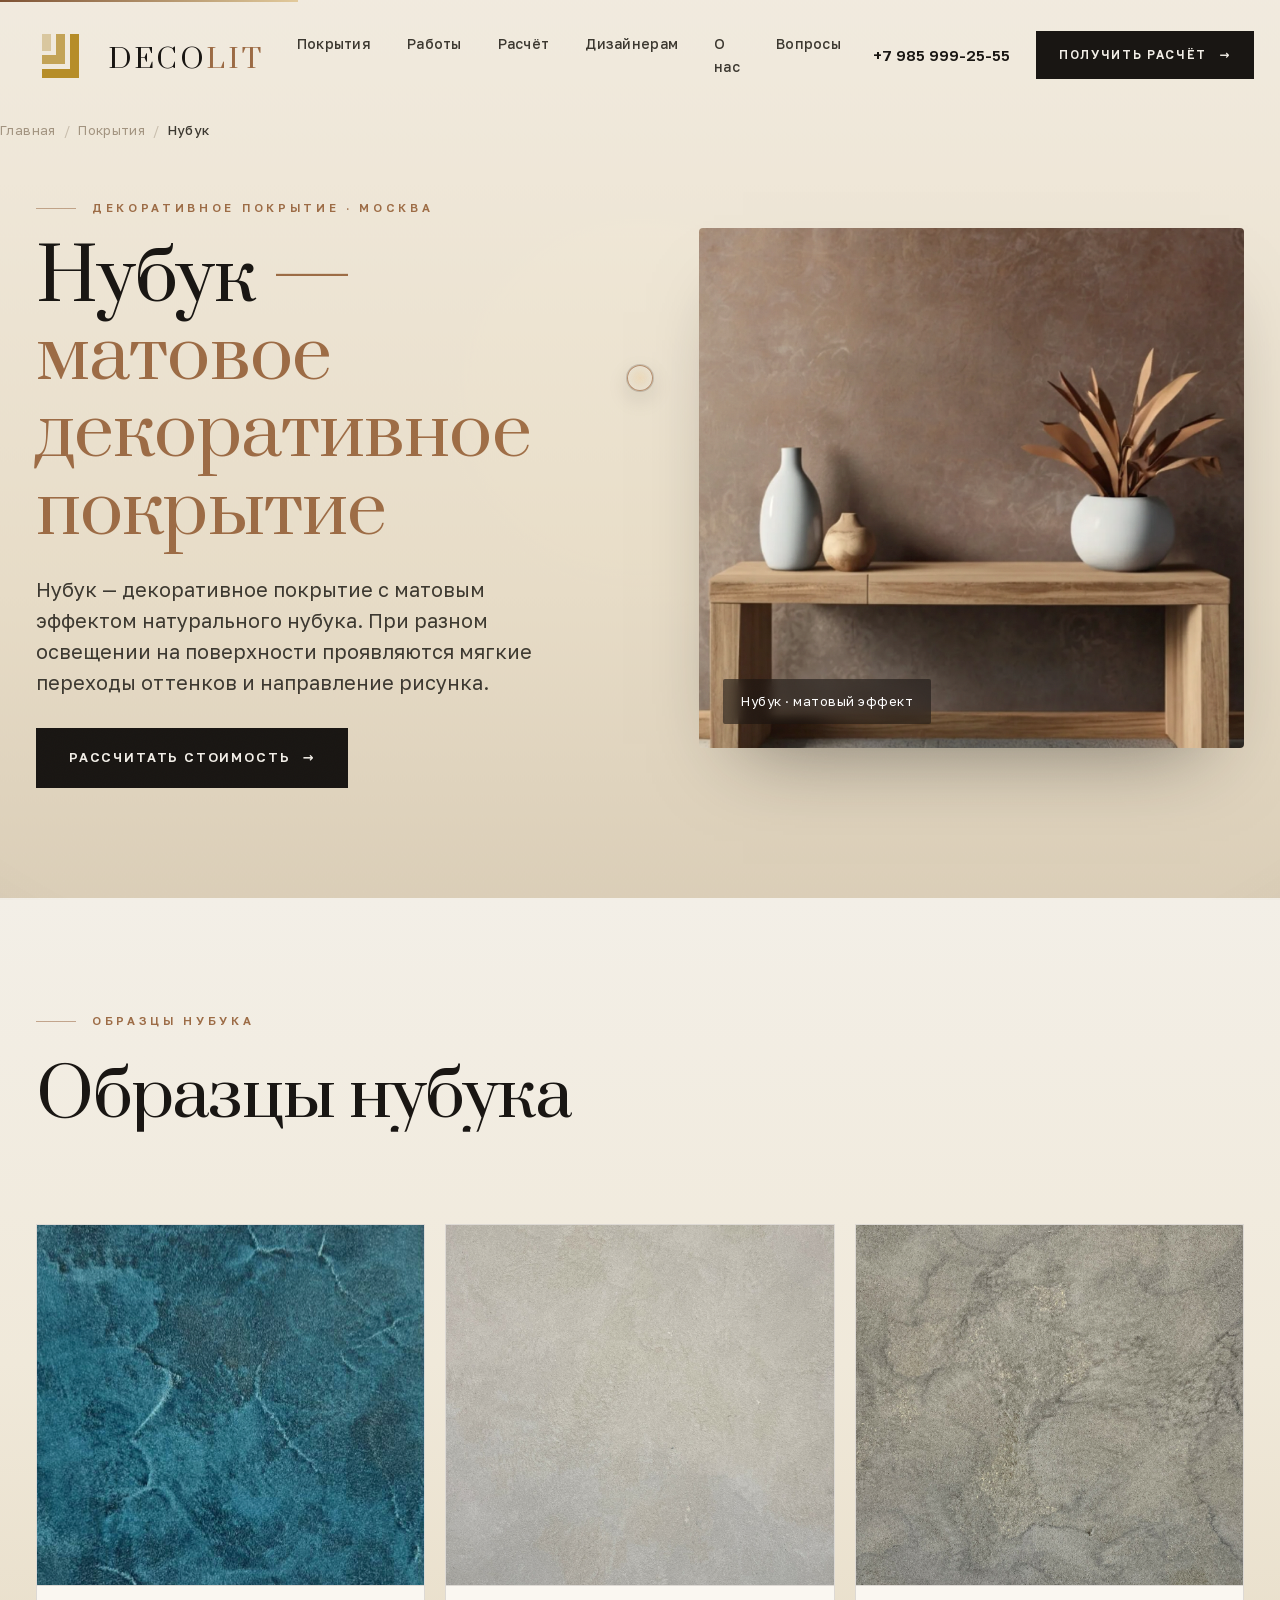
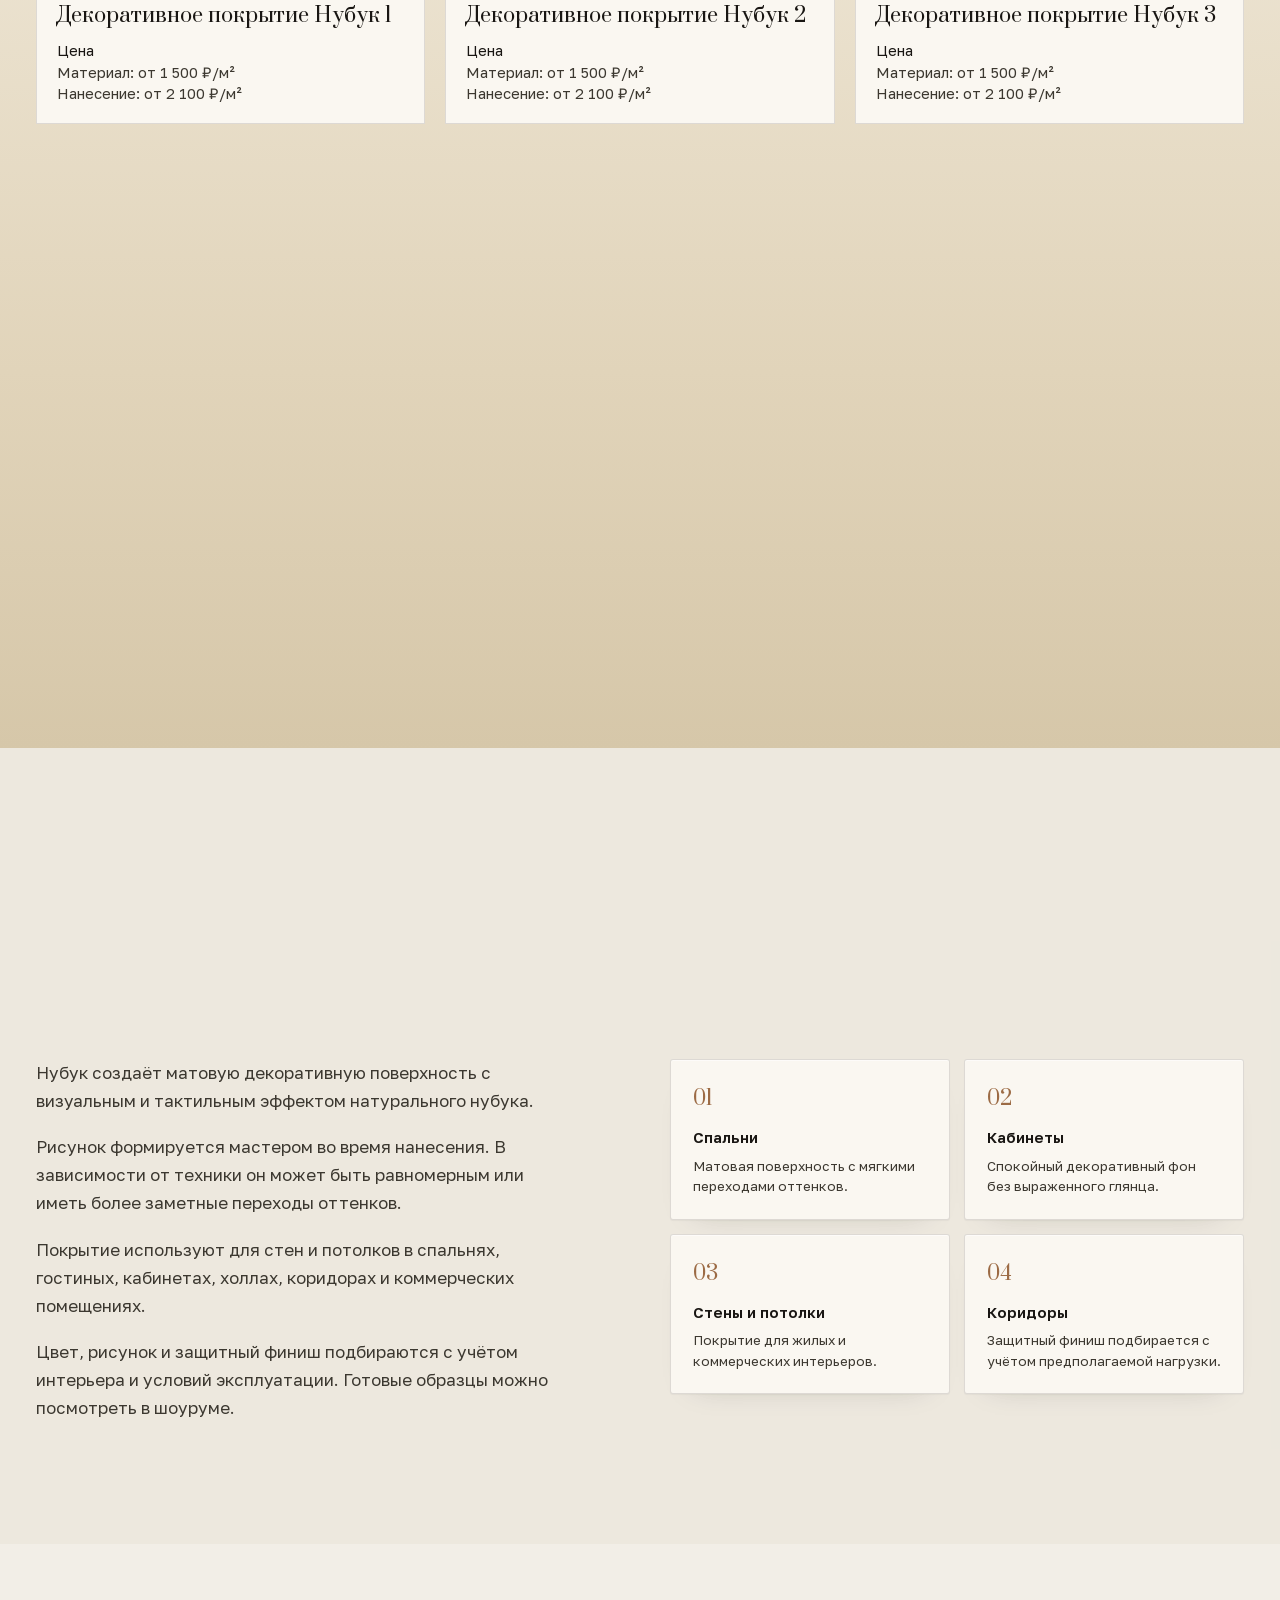
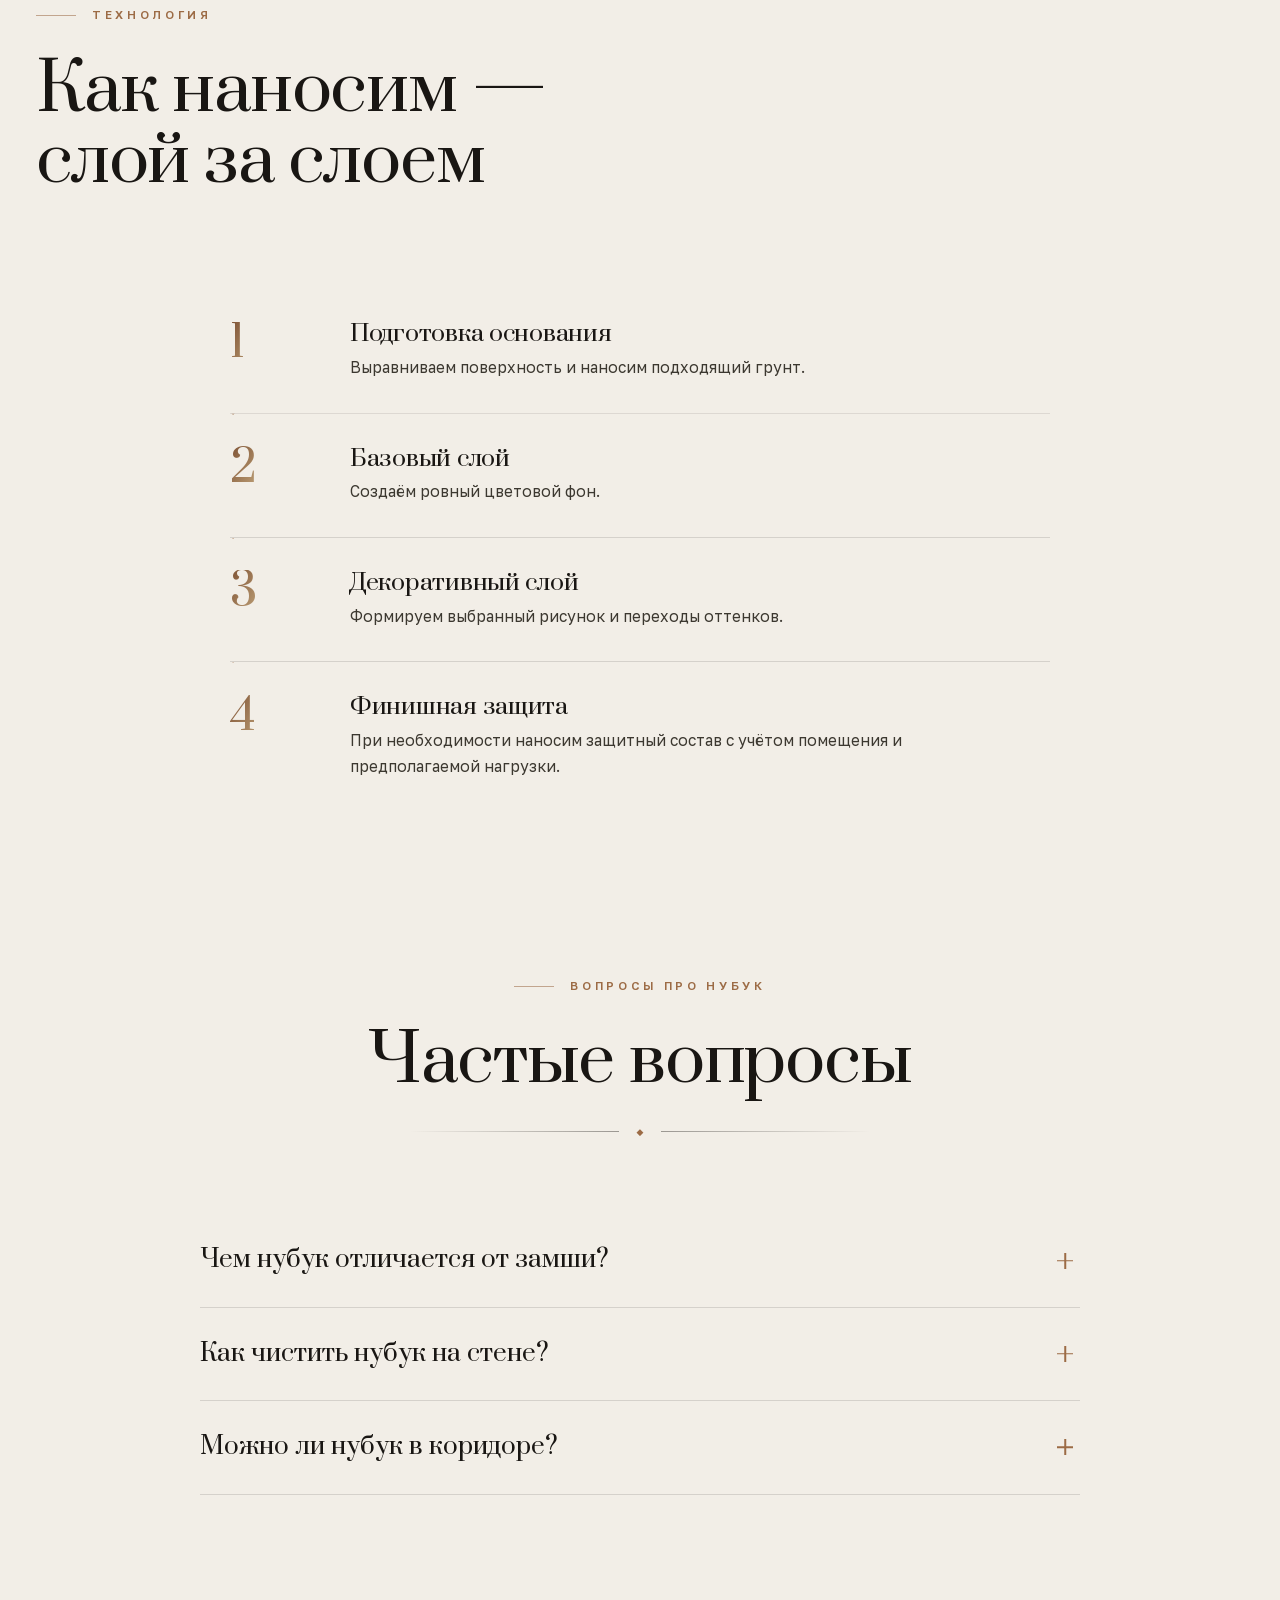
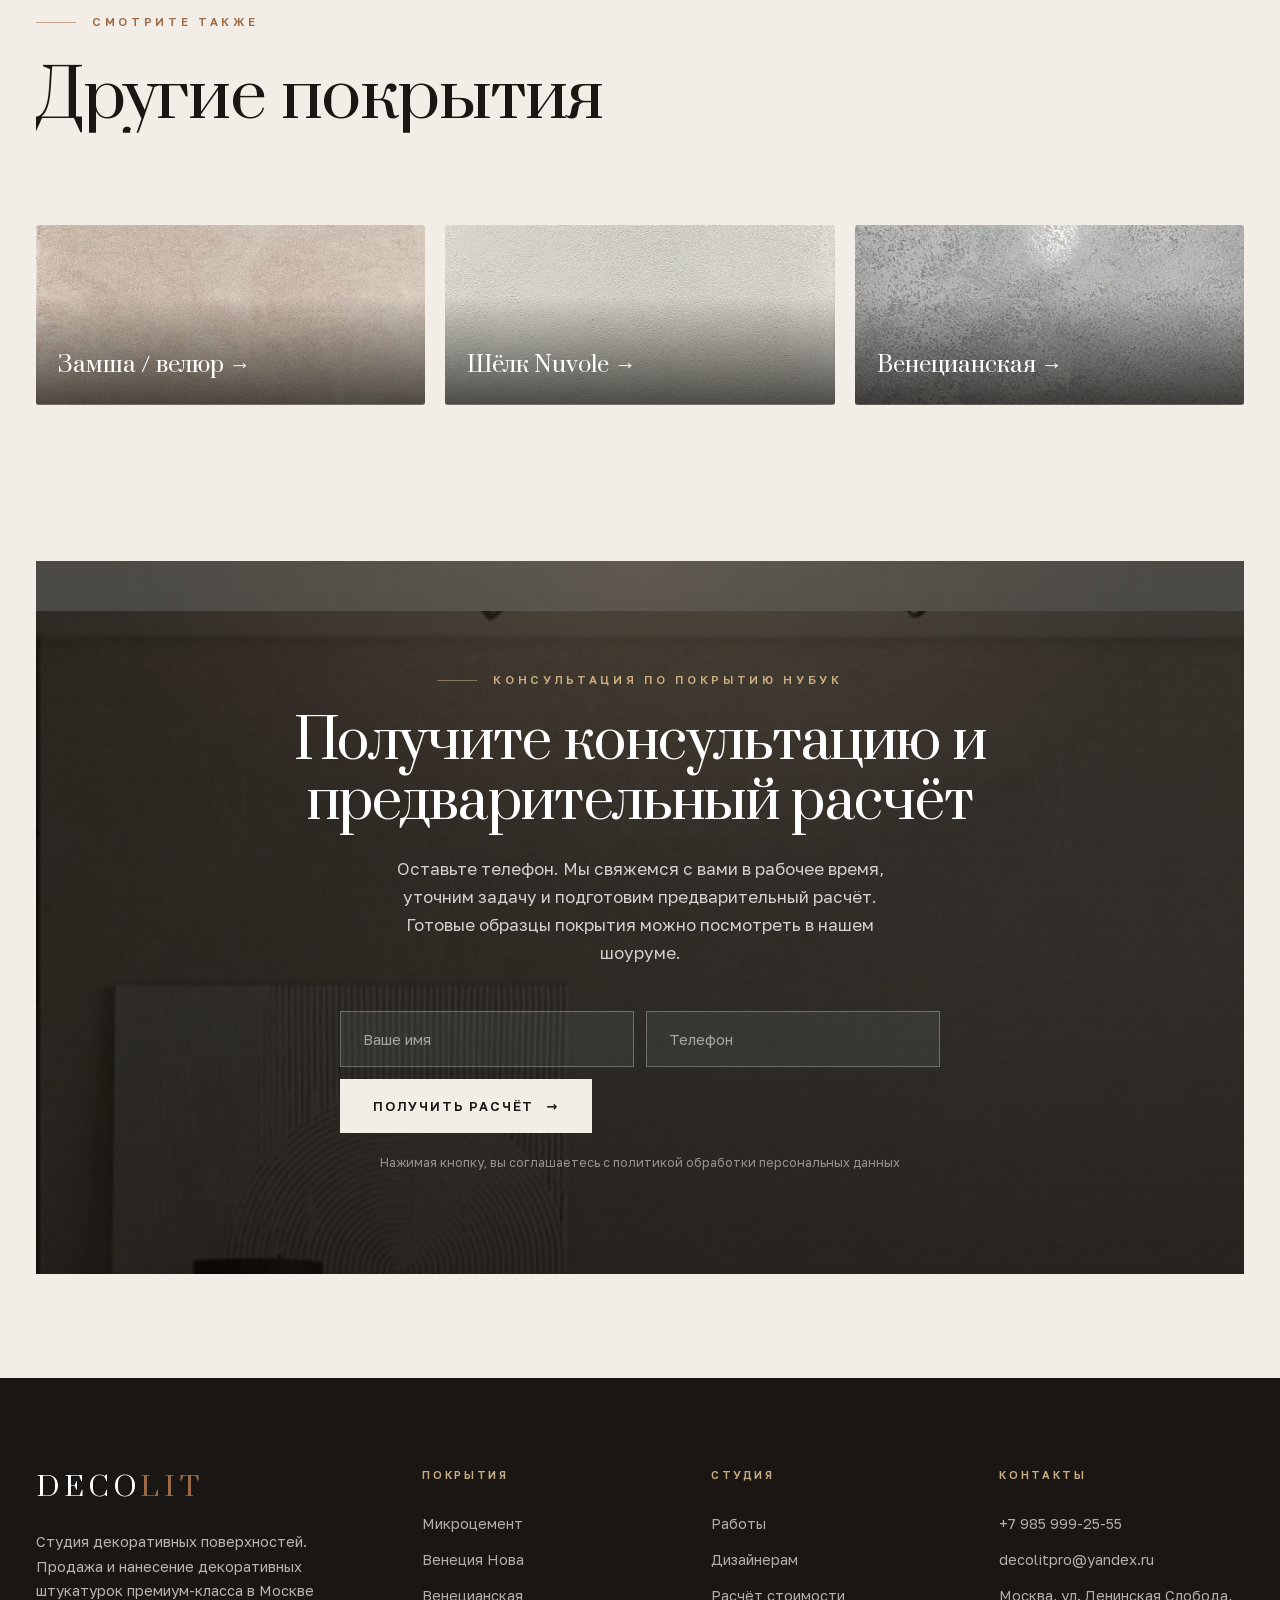
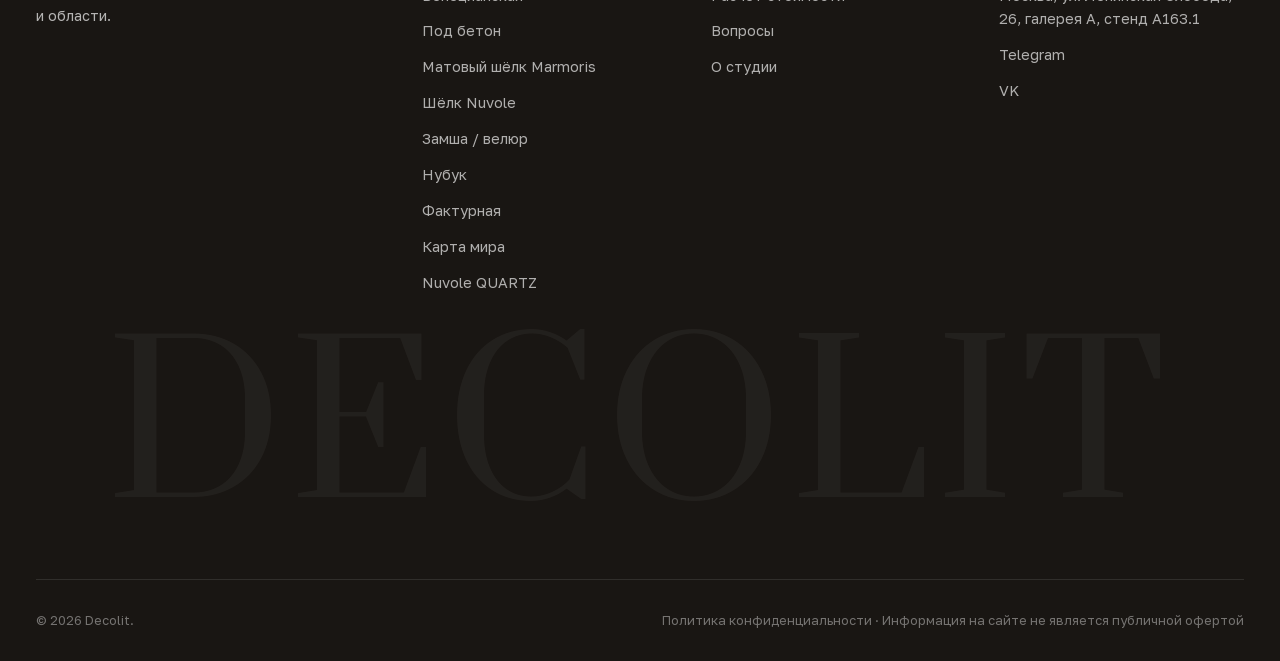
<file: site/pokrytiya/nubuk.html>
<!DOCTYPE html>
<html lang="ru">
<head>
<meta charset="UTF-8">
<meta name="viewport" content="width=device-width, initial-scale=1.0">
<script src="../js/metrika.js"></script>
<title>Нубук в Москве — материал от 1 500 ₽/м², нанесение от 2 100 ₽/м² · Деколит</title>
<meta name="description" content="Декоративное покрытие с матовым эффектом нубука для стен и потолков в Москве. Материал от 1 500 ₽/м², нанесение от 2 100 ₽/м². Образцы в шоуруме Деколит.">
<link rel="canonical" href="https://decolitpro.ru/pokrytiya/nubuk.html">
<meta name="robots" content="index,follow">
<meta property="og:type" content="website">
<meta property="og:locale" content="ru_RU">
<meta property="og:site_name" content="Деколит">
<meta property="og:title" content="Нубук в Москве — материал от 1 500 ₽/м², нанесение от 2 100 ₽/м² · Деколит">
<meta property="og:description" content="Декоративное покрытие с матовым эффектом нубука для стен и потолков в Москве. Материал от 1 500 ₽/м², нанесение от 2 100 ₽/м². Образцы в шоуруме Деколит.">
<meta property="og:url" content="https://decolitpro.ru/pokrytiya/nubuk.html">
<meta property="og:image" content="https://decolitpro.ru/assets/img/og-hero-20260801.png">
<meta property="og:image:width" content="1717">
<meta property="og:image:height" content="916">
<meta name="twitter:card" content="summary_large_image">
<meta name="twitter:title" content="Нубук в Москве — материал от 1 500 ₽/м², нанесение от 2 100 ₽/м² · Деколит">
<meta name="twitter:description" content="Покрытие с матовым эффектом нубука для стен и потолков в Москве. Материал от 1 500 ₽/м², нанесение от 2 100 ₽/м². Образцы в шоуруме Деколит.">
<meta name="twitter:image" content="https://decolitpro.ru/assets/img/og-hero-20260801.png">
<!-- Цены обновлены по decolitpro.ru. Отзывы, объекты и часть фото пока требуют подтверждения. -->
<link rel="preload" href="../assets/fonts/prata-cyr.woff2" as="font" type="font/woff2" crossorigin>
<link rel="preload" href="../assets/fonts/golos-cyr.woff2" as="font" type="font/woff2" crossorigin>
<link rel="stylesheet" href="../css/fonts.css">
<link rel="stylesheet" href="../css/style.css?v=no-card-lightbox-css-20260709">
<link rel="stylesheet" href="../css/service.css?v=a07075c-fresh">
<link rel="stylesheet" href="../css/effects.css">
</head>
<body>

<!-- HEADER -->
<header id="hdr" class="scrolled">
  <div class="wrap nav">
    <a href="../index.html" class="logo">DECO<b>LIT</b></a>
    <nav class="nav-links">
      <a href="../index.html#materials">Покрытия</a>
      <a href="../index.html#works">Работы</a>
      <a href="../index.html#calc">Расчёт</a>
      <a href="../index.html#designers">Дизайнерам</a>
      <a href="../o-studii.html">О нас</a>
      <a href="../index.html#faq">Вопросы</a>
    </nav>
    <div class="nav-right">
      <span class="phone">+7 985 999-25-55</span>
      <a href="#contact" class="btn">Получить расчёт</a>
      <button class="burger" id="burger" aria-label="Меню"><span></span><span></span><span></span></button>
    </div>
  </div>
</header>

<div class="mobile-nav" id="mnav">
  <button class="x" id="mx" aria-label="Закрыть">×</button>
  <a href="../index.html#materials">Покрытия</a>
  <a href="../index.html#works">Работы</a>
  <a href="../index.html#calc">Расчёт</a>
  <a href="../index.html#designers">Дизайнерам</a>
  <a href="../o-studii.html">О нас</a>
  <a href="../index.html#faq">Вопросы</a>
  <a href="#contact" class="btn">Получить расчёт</a>
</div>

<!-- BREADCRUMBS -->
<div class="wrap crumbs">
  <a href="../index.html">Главная</a><span>/</span><a href="../index.html#materials">Покрытия</a><span>/</span><b>Нубук</b>
</div>

<!-- HERO -->
<section class="svc-hero">
  <div class="wrap">
    <div class="grid">
      <div>
        <span class="eyebrow">Декоративное покрытие · Москва</span>
        <h1>Нубук <em>— матовое декоративное покрытие</em></h1>
        <p class="sub">Нубук — декоративное покрытие с матовым эффектом натурального нубука. При разном освещении на поверхности проявляются мягкие переходы оттенков и направление рисунка.</p>
        <div class="cta">
          <a href="#contact" class="btn">Рассчитать стоимость</a>
        </div>
      </div>
      <div class="visual">
        <div class="surface photo grain" style="background-image:url('../assets/img/materials/tilda-nubuk.png');background-position:center"></div>
        <div class="badge">Нубук · матовый эффект</div>
      </div>
    </div>
  </div>
</section>

<!-- ЧТО ЭТО / ГДЕ ПРИМЕНЯЮТ -->
<section class="section section-alt">
  <div class="wrap">
    <div class="section-head reveal">
      <span class="eyebrow">Что это</span>
      <h2>Декоративная штукатурка Нубук</h2>
    </div>
    <div class="about-grid">
      <div class="lead-txt reveal">
        <p>Нубук создаёт матовую декоративную поверхность с визуальным и тактильным эффектом натурального нубука.</p>
        <p>Рисунок формируется мастером во время нанесения. В зависимости от техники он может быть равномерным или иметь более заметные переходы оттенков.</p>
        <p>Покрытие используют для стен и потолков в спальнях, гостиных, кабинетах, холлах, коридорах и коммерческих помещениях.</p>
        <p>Цвет, рисунок и защитный финиш подбираются с учётом интерьера и условий эксплуатации. Готовые образцы можно посмотреть в шоуруме.</p>
      </div>
      <div class="apply reveal" data-d="1">
        <div class="a-item"><div class="ic">01</div><h4>Спальни</h4><p>Матовая поверхность с мягкими переходами оттенков.</p></div>
        <div class="a-item"><div class="ic">02</div><h4>Кабинеты</h4><p>Спокойный декоративный фон без выраженного глянца.</p></div>
        <div class="a-item"><div class="ic">03</div><h4>Стены и потолки</h4><p>Покрытие для жилых и коммерческих интерьеров.</p></div>
        <div class="a-item"><div class="ic">04</div><h4>Коридоры</h4><p>Защитный финиш подбирается с учётом предполагаемой нагрузки.</p></div>
      </div>
    </div>
  </div>
</section>

<!-- ОБРАЗЦЫ МАТЕРИАЛА -->
<section class="section section-alt samples-warm">
  <div class="wrap">
    <div class="section-head reveal">
      <span class="eyebrow">Образцы нубука</span>
      <h2>Образцы нубука</h2>
    </div>
    <div class="sample-grid sample-grid-microcement">
      <article class="sample-card reveal" data-d="0">
        <div class="surface grain" style="background-image:url('../assets/img/samples/nubuk/nubuk-01.jpg')"></div>
        <div class="sample-cap"><div class="sample-title">Декоративное покрытие Нубук 1</div><div class="sample-note sample-price">Цена<span>Материал: от 1 500 ₽/м²</span><span>Нанесение: от 2 100 ₽/м²</span></div></div>
      </article>
      <article class="sample-card reveal" data-d="1">
        <div class="surface grain" style="background-image:url('../assets/img/samples/nubuk/nubuk-02.jpg')"></div>
        <div class="sample-cap"><div class="sample-title">Декоративное покрытие Нубук 2</div><div class="sample-note sample-price">Цена<span>Материал: от 1 500 ₽/м²</span><span>Нанесение: от 2 100 ₽/м²</span></div></div>
      </article>
      <article class="sample-card reveal" data-d="2">
        <div class="surface grain" style="background-image:url('../assets/img/samples/nubuk/nubuk-03.jpg')"></div>
        <div class="sample-cap"><div class="sample-title">Декоративное покрытие Нубук 3</div><div class="sample-note sample-price">Цена<span>Материал: от 1 500 ₽/м²</span><span>Нанесение: от 2 100 ₽/м²</span></div></div>
      </article>
      <article class="sample-card reveal" data-d="0">
        <div class="surface grain" style="background-image:url('../assets/img/samples/nubuk/nubuk-04.jpg')"></div>
        <div class="sample-cap"><div class="sample-title">Декоративное покрытие Нубук 4</div><div class="sample-note sample-price">Цена<span>Материал: от 1 500 ₽/м²</span><span>Нанесение: от 2 100 ₽/м²</span></div></div>
      </article>
      <article class="sample-card reveal" data-d="1">
        <div class="surface grain" style="background-image:url('../assets/img/samples/nubuk/nubuk-05.jpg')"></div>
        <div class="sample-cap"><div class="sample-title">Декоративное покрытие Нубук 5</div><div class="sample-note sample-price">Цена<span>Материал: от 1 500 ₽/м²</span><span>Нанесение: от 2 100 ₽/м²</span></div></div>
      </article>
      <article class="sample-card reveal" data-d="2">
        <div class="surface grain" style="background-image:url('../assets/img/samples/nubuk/nubuk-06.png')"></div>
        <div class="sample-cap"><div class="sample-title">Декоративное покрытие Нубук 6</div><div class="sample-note sample-price">Цена<span>Материал: от 1 500 ₽/м²</span><span>Нанесение: от 2 100 ₽/м²</span></div></div>
      </article>
    </div>
  </div>
</section>

<!-- ПРОЦЕСС НАНЕСЕНИЯ -->
<section class="section">
  <div class="wrap">
    <div class="section-head reveal">
      <span class="eyebrow">Технология</span>
      <h2>Как наносим — слой за слоем</h2>
    </div>
    <div class="flow">
      <div class="row reveal"><div class="step-no">1</div><div><h3>Подготовка основания</h3><p>Выравниваем поверхность и наносим подходящий грунт.</p></div></div>
      <div class="row reveal"><div class="step-no">2</div><div><h3>Базовый слой</h3><p>Создаём ровный цветовой фон.</p></div></div>
      <div class="row reveal"><div class="step-no">3</div><div><h3>Декоративный слой</h3><p>Формируем выбранный рисунок и переходы оттенков.</p></div></div>
      <div class="row reveal"><div class="step-no">4</div><div><h3>Финишная защита</h3><p>При необходимости наносим защитный состав с учётом помещения и предполагаемой нагрузки.</p></div></div>
    </div>
  </div>
</section>

<!-- FAQ -->
<section class="section" id="faq">
  <div class="wrap">
    <div class="section-head section-head-center reveal">
      <span class="eyebrow eyebrow-center">Вопросы про нубук</span>
      <h2>Частые вопросы</h2>
      <div class="seam"><span>◆</span></div>
    </div>
    <div class="faq">
      <div class="q reveal"><button>Чем нубук отличается от замши?<span class="ic"></span></button><div class="a"><p>Нубук обычно выглядит более плотным и спокойным, а эффект замши — более мягким и выраженным. Разницу в рисунке и оттенках лучше оценить по готовым образцам в шоуруме.</p></div></div>
      <div class="q reveal"><button>Как чистить нубук на стене?<span class="ic"></span></button><div class="a"><p>Для сухой уборки используют мягкую щётку или пылесос на небольшой мощности. Возможность влажной уборки зависит от выбранного защитного покрытия. Не рекомендуется применять абразивы и агрессивную химию.</p></div></div>
      <div class="q reveal"><button>Можно ли нубук в коридоре?<span class="ic"></span></button><div class="a"><p>Нубук можно использовать в коридоре. Для участков, которых часто касаются руками, одеждой или сумками, рекомендуется подобрать подходящий защитный финиш.</p></div></div>
    </div>
  </div>
</section>

<!-- ДРУГИЕ ПОКРЫТИЯ -->
<section class="section">
  <div class="wrap">
    <div class="section-head reveal">
      <span class="eyebrow">Смотрите также</span>
      <h2>Другие покрытия</h2>
    </div>
    <div class="cross reveal">
      <a href="zamsha.html"><div class="surface photo grain" style="background-image:url('../assets/img/materials/ancoral.jpg');background-position:center"></div><div class="t">Замша / велюр →</div></a>
      <a href="shelk.html"><div class="surface photo grain" style="background-image:url('../assets/img/materials/silk-plaster.jpg');background-position:center"></div><div class="t">Шёлк Nuvole →</div></a>
      <a href="venecianka.html"><div class="surface photo grain" style="background-image:url('../assets/img/samples/venecianka/sample-1.jpg');background-position:center"></div><div class="t">Венецианская →</div></a>
    </div>
  </div>
</section>

<!-- FINAL CTA -->
<section class="section" id="contact">
  <div class="wrap">
    <div class="final reveal">
      <div class="tex tex-suede grain"></div>
      <span class="eyebrow eyebrow-sand eyebrow-center">Консультация по покрытию Нубук</span>
      <h2>Получите консультацию и предварительный расчёт</h2>
      <p>Оставьте телефон. Мы свяжемся с вами в рабочее время, уточним задачу и подготовим предварительный расчёт. Готовые образцы покрытия можно посмотреть в нашем шоуруме.</p>
      <form class="form" novalidate data-lead-form>
        <input type="text" name="name" placeholder="Ваше имя" aria-label="Имя" autocomplete="name" required>
        <input type="tel" name="phone" placeholder="Телефон" aria-label="Телефон" autocomplete="tel" required>
        <button class="btn btn-light" type="submit">Получить расчёт</button>
      </form>
      <div class="form-note">Нажимая кнопку, вы соглашаетесь с <a href="../politika.html">политикой обработки персональных данных</a></div>
    </div>
  </div>
</section>

<!-- FOOTER -->
<footer>
  <div class="wrap">
    <div class="foot">
      <div>
        <div class="logo">DECO<b>LIT</b></div>
        <p>Студия декоративных поверхностей. Продажа и нанесение декоративных штукатурок премиум-класса в Москве и области.</p>
      </div>
      <div>
        <h4>Покрытия</h4>
        <a href="mikrocement.html">Микроцемент</a>
        <a href="venezia-nova.html">Венеция Нова</a>
        <a href="venecianka.html">Венецианская</a>
        <a href="beton.html">Под бетон</a>
        <a href="marmoris.html">Матовый шёлк Marmoris</a>
        <a href="shelk.html">Шёлк Nuvole</a>
        <a href="zamsha.html">Замша / велюр</a>
        <a href="nubuk.html">Нубук</a>
        <a href="fakturnaya.html">Фактурная</a>
        <a href="karta-mira.html">Карта мира</a>
        <a href="nuvole-quartz.html">Nuvole QUARTZ</a>
      </div>
      <div>
        <h4>Студия</h4>
        <a href="../index.html#works">Работы</a>
        <a href="../index.html#designers">Дизайнерам</a>
        <a href="../index.html#calc">Расчёт стоимости</a>
        <a href="../index.html#faq">Вопросы</a>
        <a href="../o-studii.html">О студии</a>
      </div>
      <div>
        <h4>Контакты</h4>
        <a href="tel:+79859992555">+7 985 999-25-55</a>
        <a href="mailto:decolitpro@yandex.ru">decolitpro@yandex.ru</a>
        <a href="https://yandex.ru/maps/?text=Москва%2C+ул.+Ленинская+Слобода%2C+26" target="_blank" rel="noopener">Москва, ул. Ленинская Слобода, 26, галерея А, стенд А163.1</a>
        <a href="https://t.me/decolitpro" target="_blank" rel="noopener">Telegram</a>
        <a href="https://vk.com/decolitpro" target="_blank" rel="noopener">VK</a>
      </div>
    </div>
    <div class="foot-mark" aria-hidden="true">DECOLIT</div>
    <div class="foot-bottom">
      <span>© 2026 Decolit.</span>
      <span><a href="../politika.html">Политика конфиденциальности</a> · Информация на сайте не является публичной офертой</span>
    </div>
  </div>
</footer>

<script src="../js/main.js?v=unified-material-pages-20260726"></script>
<script src="../js/effects.js?v=a07075c-fresh"></script>
<script type="application/ld+json">
{
  "@context": "https://schema.org",
  "@graph": [
    {
      "@type": "ProfessionalService",
      "@id": "https://decolitpro.ru/#organization",
      "name": "Деколит",
      "url": "https://decolitpro.ru/",
      "image": "https://decolitpro.ru/assets/img/og-hero-20260801.png",
      "telephone": "+79859992555",
      "email": "decolitpro@yandex.ru",
      "address": {
        "@type": "PostalAddress",
        "streetAddress": "ул. Ленинская Слобода, 26, галерея А, стенд А163.1",
        "addressLocality": "Москва",
        "addressCountry": "RU"
      },
      "areaServed": [
        "Москва",
        "Московская область"
      ],
      "priceRange": "₽₽₽",
      "sameAs": [
        "https://t.me/decolitpro",
        "https://vk.com/decolitpro"
      ]
    },
    {
      "@type": "Service",
      "@id": "https://decolitpro.ru/pokrytiya/nubuk.html#service",
      "serviceType": "Нубук",
      "name": "Нубук",
      "url": "https://decolitpro.ru/pokrytiya/nubuk.html",
      "description": "Декоративное покрытие с матовым эффектом нубука для стен и потолков в Москве. Материал от 1 500 ₽/м², нанесение от 2 100 ₽/м². Образцы в шоуруме Деколит.",
      "provider": {
        "@id": "https://decolitpro.ru/#organization"
      },
      "areaServed": [
        "Москва",
        "Московская область"
      ],
      "offers": {
        "@type": "Offer",
        "url": "https://decolitpro.ru/pokrytiya/nubuk.html",
        "priceCurrency": "RUB",
        "price": "3600",
        "availability": "https://schema.org/InStock",
        "itemCondition": "https://schema.org/NewCondition",
        "description": "Материал от 1 500 ₽/м², нанесение от 2 100 ₽/м²."
      }
    },
    {
      "@type": "BreadcrumbList",
      "@id": "https://decolitpro.ru/pokrytiya/nubuk.html#breadcrumb",
      "itemListElement": [
        {
          "@type": "ListItem",
          "position": 1,
          "name": "Главная",
          "item": "https://decolitpro.ru/"
        },
        {
          "@type": "ListItem",
          "position": 2,
          "name": "Нубук",
          "item": "https://decolitpro.ru/pokrytiya/nubuk.html"
        }
      ]
    },
    {
      "@type": "WebPage",
      "@id": "https://decolitpro.ru/pokrytiya/nubuk.html#webpage",
      "url": "https://decolitpro.ru/pokrytiya/nubuk.html",
      "name": "Нубук в Москве — материал от 1 500 ₽/м², нанесение от 2 100 ₽/м² · Деколит",
      "description": "Декоративное покрытие с матовым эффектом нубука для стен и потолков в Москве. Материал от 1 500 ₽/м², нанесение от 2 100 ₽/м². Образцы в шоуруме Деколит.",
      "isPartOf": {
        "@id": "https://decolitpro.ru/#website"
      },
      "mainEntity": {
        "@id": "https://decolitpro.ru/pokrytiya/nubuk.html#service"
      }
    }
  ]
}
</script>
</body>
</html>
</file>
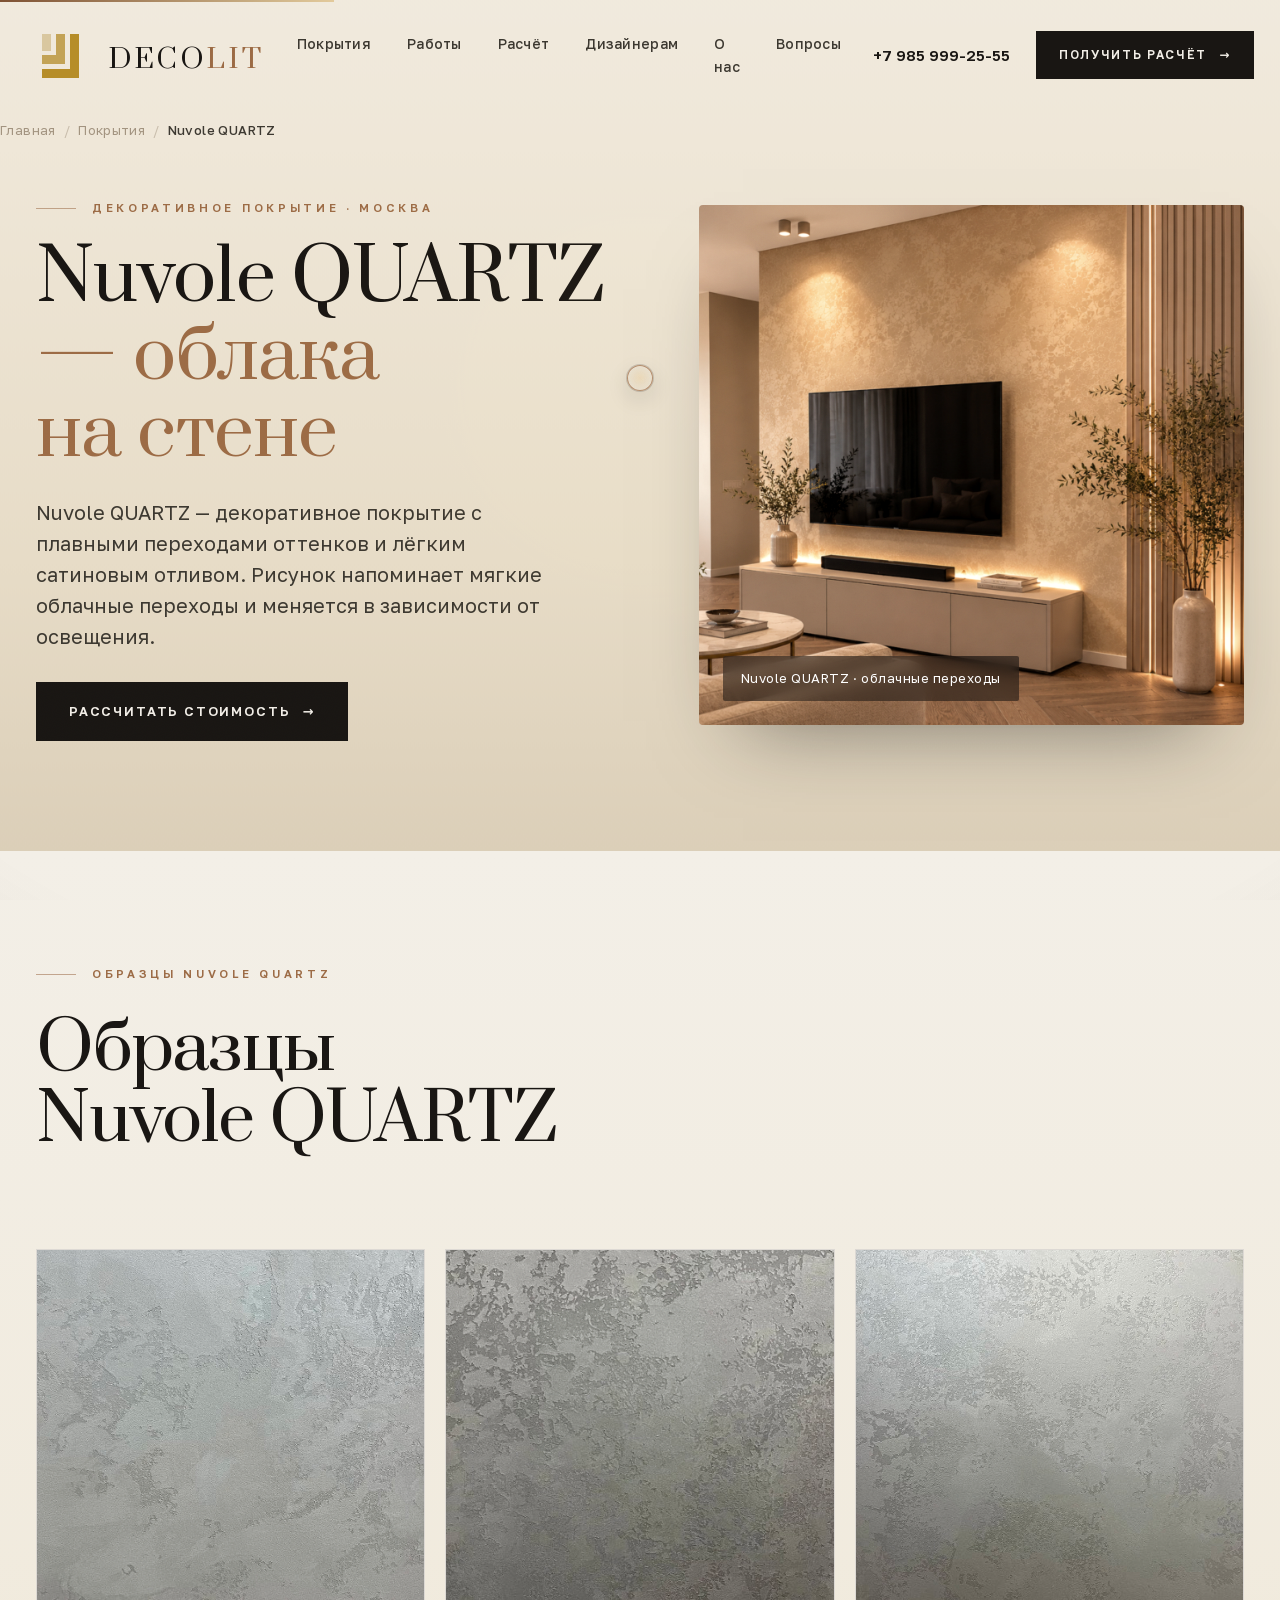
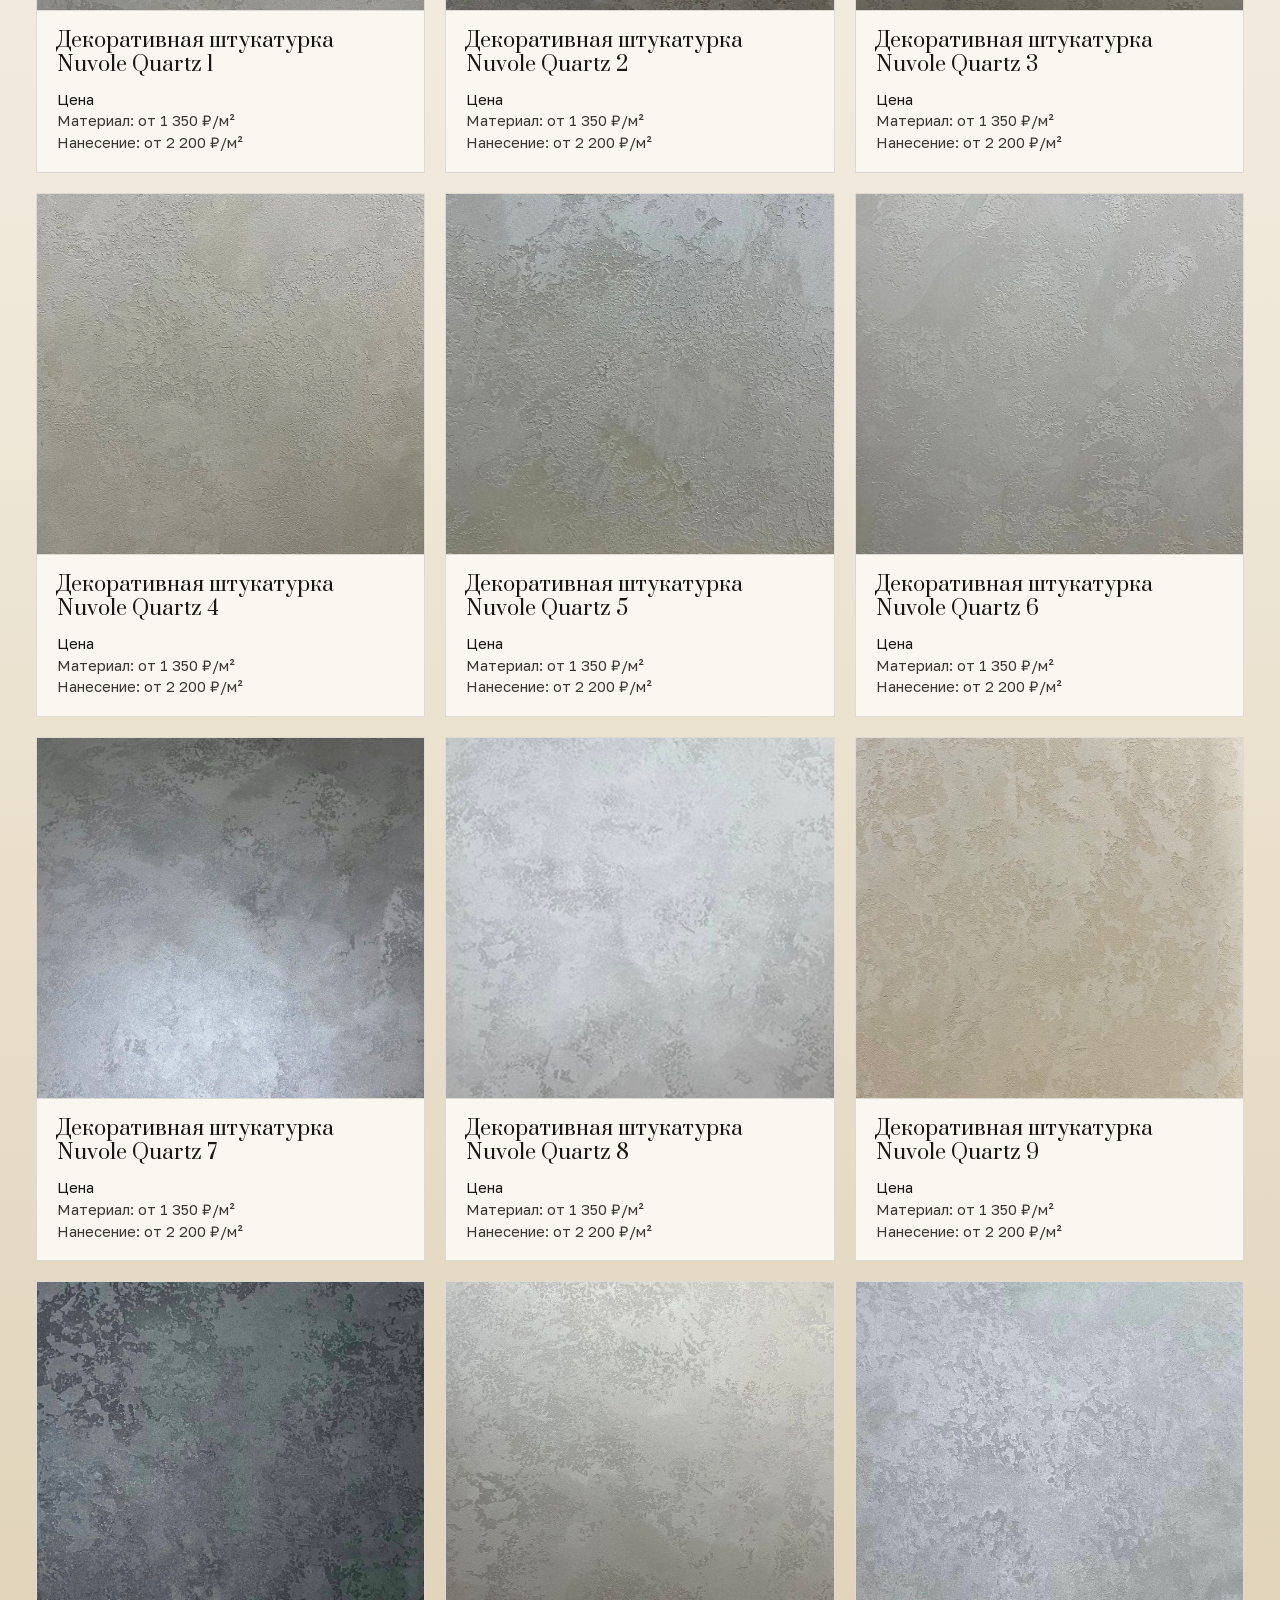
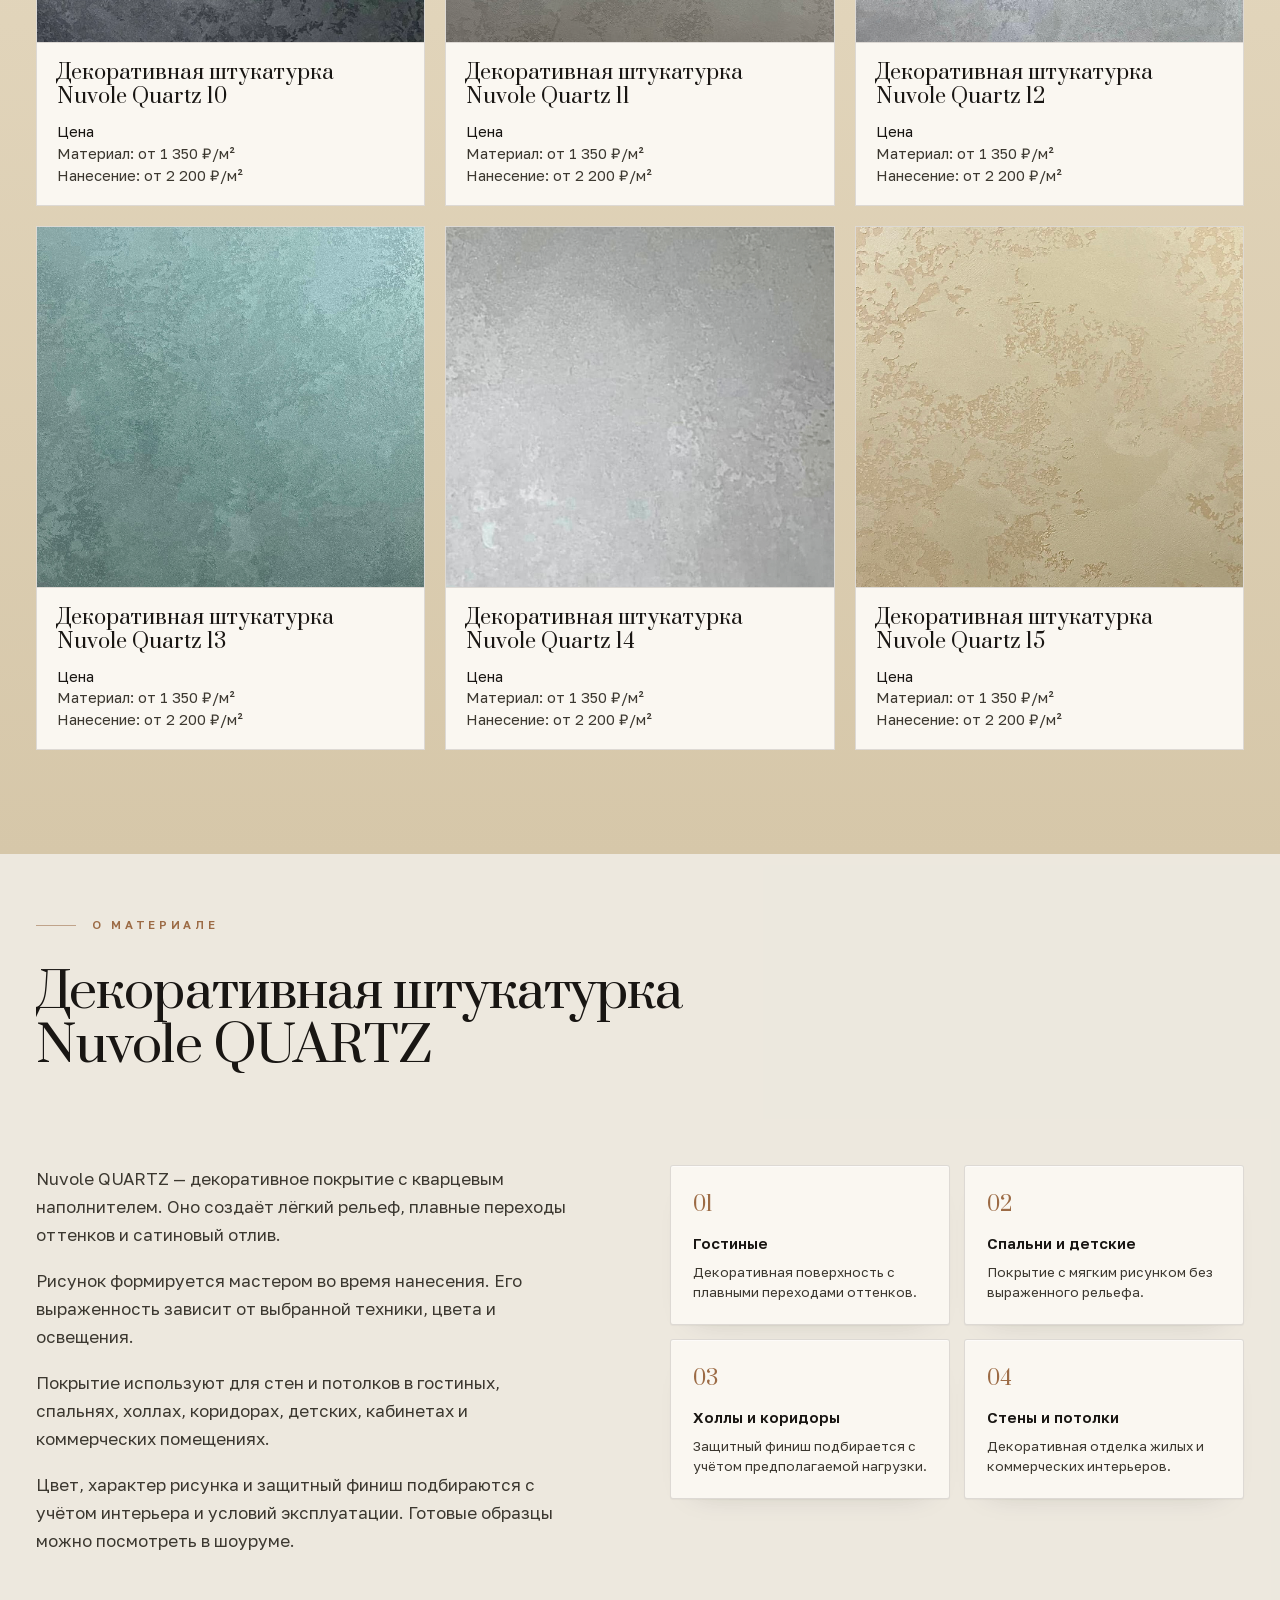
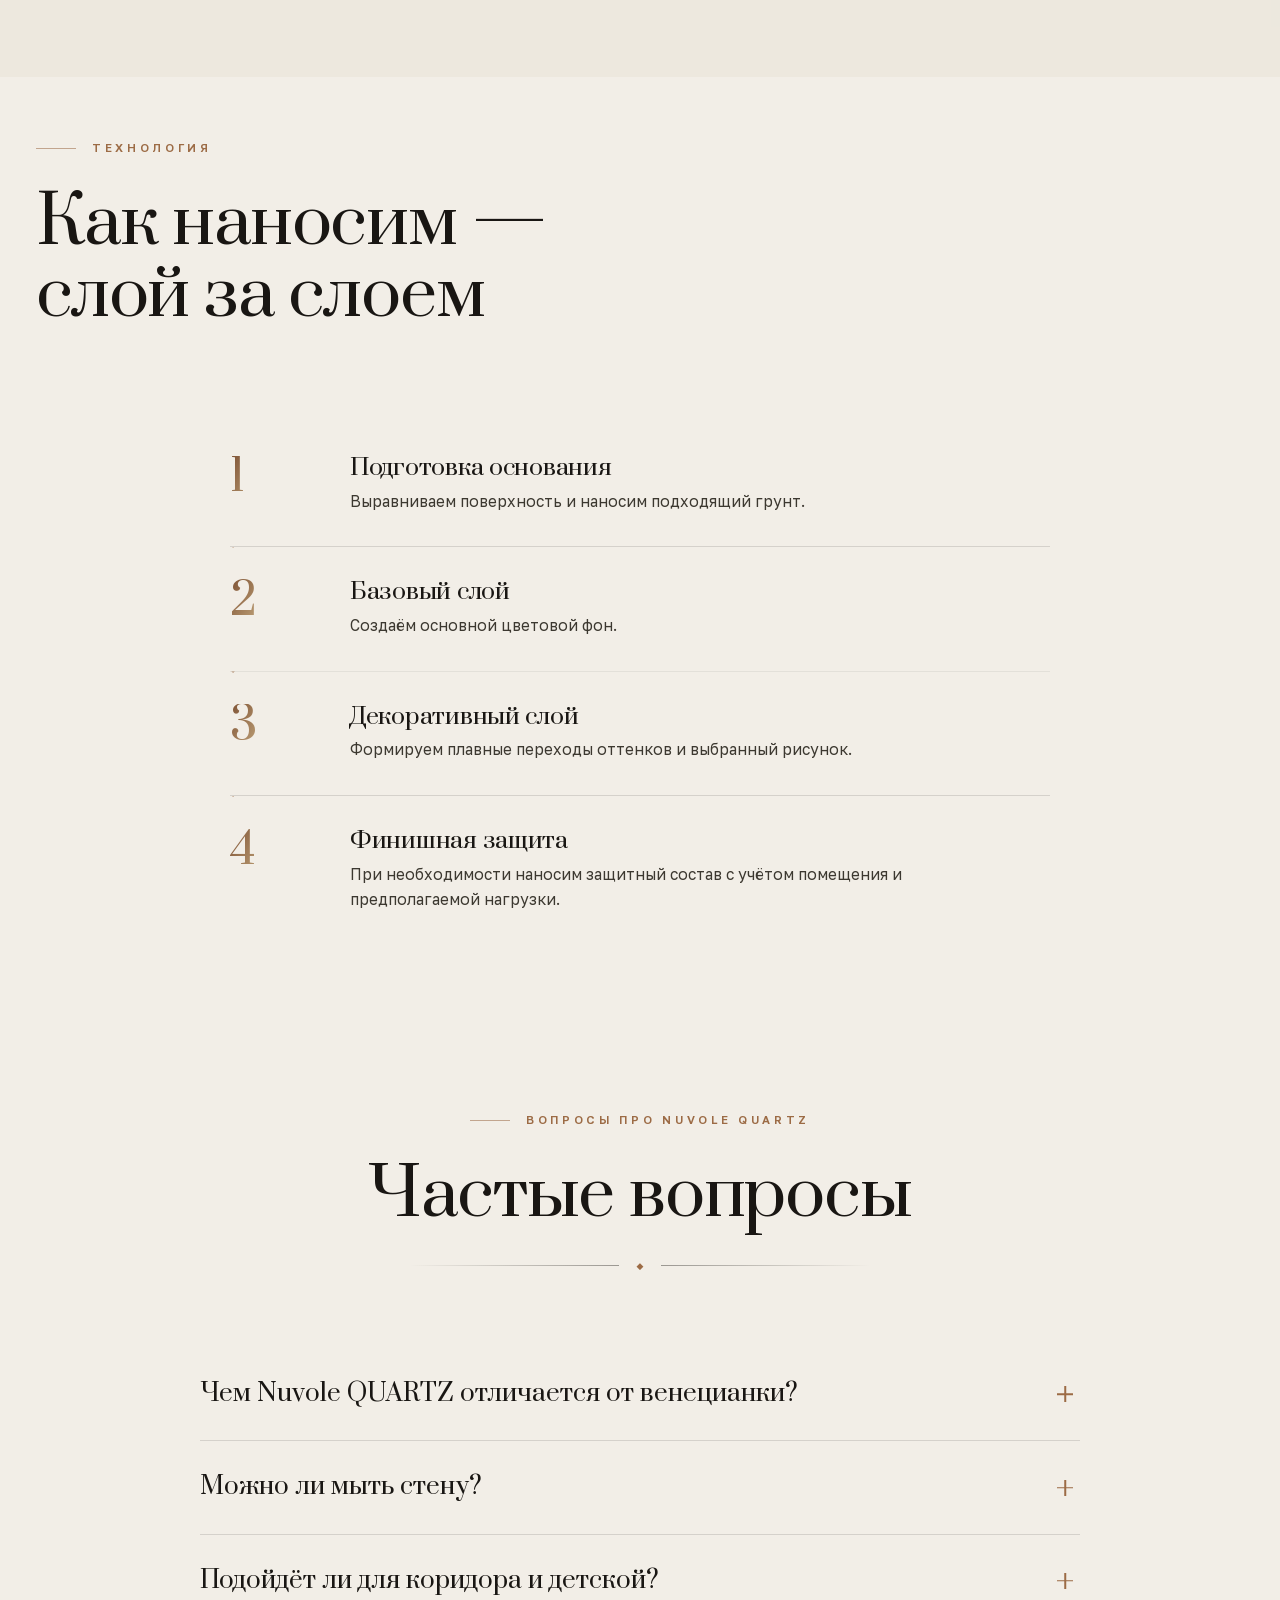
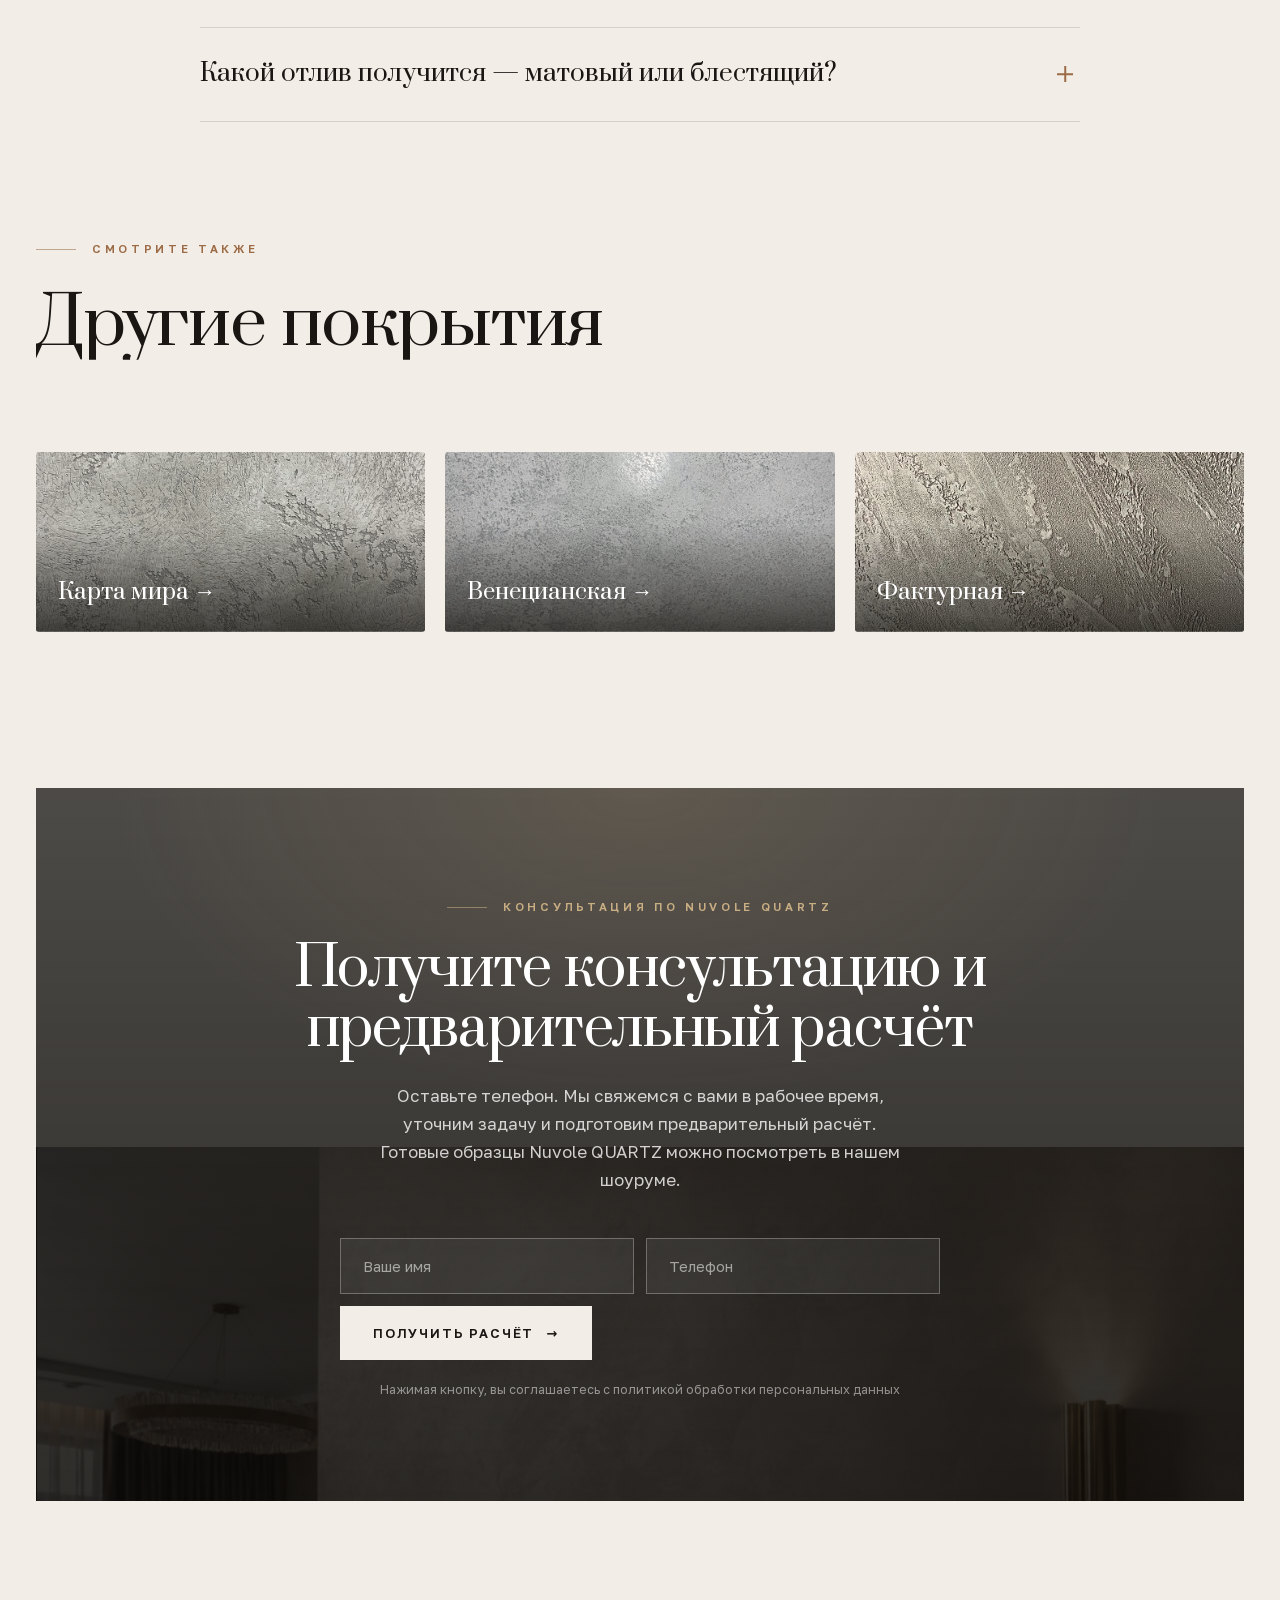
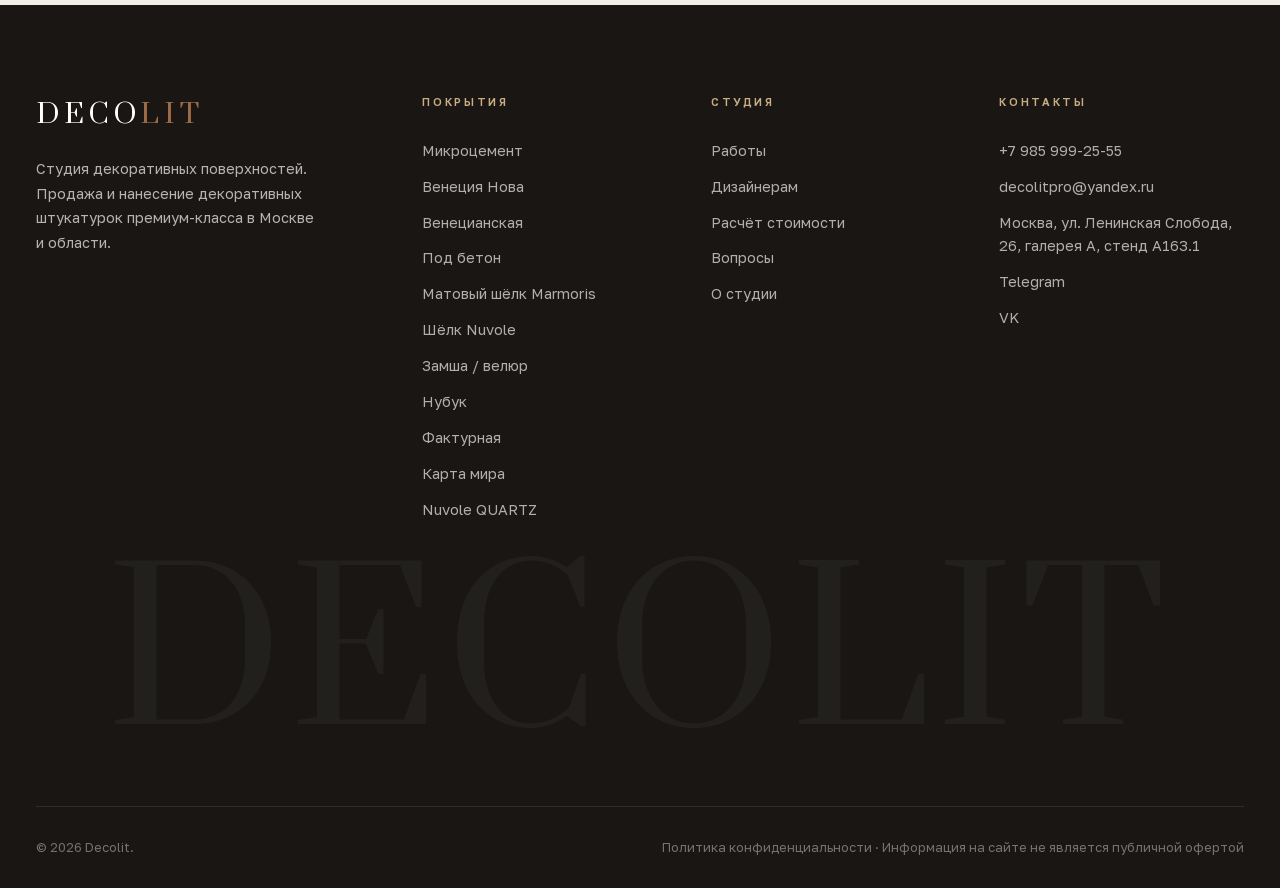
<file: site/pokrytiya/nuvole-quartz.html>
<!DOCTYPE html>
<html lang="ru">
<head>
<meta charset="UTF-8">
<meta name="viewport" content="width=device-width, initial-scale=1.0">
<script src="../js/metrika.js"></script>
<title>Nuvole QUARTZ — кварцевая штукатурка в Москве: материал от 1 350 ₽/м², нанесение от 2 200 ₽/м² · Деколит</title>
<meta name="description" content="Nuvole QUARTZ для стен и потолков в Москве: плавные переходы оттенков и сатиновый отлив. Материал от 1 350 ₽/м², нанесение от 2 200 ₽/м². Образцы в шоуруме Деколит.">
<link rel="canonical" href="https://decolitpro.ru/pokrytiya/nuvole-quartz.html">
<meta name="robots" content="index,follow">
<meta property="og:type" content="website">
<meta property="og:locale" content="ru_RU">
<meta property="og:site_name" content="Деколит">
<meta property="og:title" content="Nuvole QUARTZ — кварцевая штукатурка в Москве: материал от 1 350 ₽/м², нанесение от 2 200 ₽/м² · Деколит">
<meta property="og:description" content="Nuvole QUARTZ для стен и потолков в Москве: плавные переходы оттенков и сатиновый отлив. Материал от 1 350 ₽/м², нанесение от 2 200 ₽/м². Образцы в шоуруме Деколит.">
<meta property="og:url" content="https://decolitpro.ru/pokrytiya/nuvole-quartz.html">
<meta property="og:image" content="https://decolitpro.ru/assets/img/og-hero-20260801.png">
<meta property="og:image:width" content="1717">
<meta property="og:image:height" content="916">
<meta name="twitter:card" content="summary_large_image">
<meta name="twitter:title" content="Nuvole QUARTZ — кварцевая штукатурка в Москве: материал от 1 350 ₽/м², нанесение от 2 200 ₽/м² · Деколит">
<meta name="twitter:description" content="Nuvole QUARTZ для стен и потолков в Москве: плавные переходы оттенков и сатиновый отлив. Материал от 1 350 ₽/м², нанесение от 2 200 ₽/м². Образцы в шоуруме Деколит.">
<meta name="twitter:image" content="https://decolitpro.ru/assets/img/og-hero-20260801.png">
<!-- Цены обновлены по decolitpro.ru. Отзывы, объекты и часть фото пока требуют подтверждения. -->
<link rel="preload" href="../assets/fonts/prata-cyr.woff2" as="font" type="font/woff2" crossorigin>
<link rel="preload" href="../assets/fonts/golos-cyr.woff2" as="font" type="font/woff2" crossorigin>
<link rel="stylesheet" href="../css/fonts.css">
<link rel="stylesheet" href="../css/style.css?v=no-card-lightbox-css-20260709">
<link rel="stylesheet" href="../css/service.css?v=a07075c-fresh">
<link rel="stylesheet" href="../css/effects.css">
</head>
<body>

<!-- HEADER -->
<header id="hdr" class="scrolled">
  <div class="wrap nav">
    <a href="../index.html" class="logo">DECO<b>LIT</b></a>
    <nav class="nav-links">
      <a href="../index.html#materials">Покрытия</a>
      <a href="../index.html#works">Работы</a>
      <a href="../index.html#calc">Расчёт</a>
      <a href="../index.html#designers">Дизайнерам</a>
      <a href="../o-studii.html">О нас</a>
      <a href="../index.html#faq">Вопросы</a>
    </nav>
    <div class="nav-right">
      <span class="phone">+7 985 999-25-55</span>
      <a href="#contact" class="btn">Получить расчёт</a>
      <button class="burger" id="burger" aria-label="Меню"><span></span><span></span><span></span></button>
    </div>
  </div>
</header>

<div class="mobile-nav" id="mnav">
  <button class="x" id="mx" aria-label="Закрыть">×</button>
  <a href="../index.html#materials">Покрытия</a>
  <a href="../index.html#works">Работы</a>
  <a href="../index.html#calc">Расчёт</a>
  <a href="../index.html#designers">Дизайнерам</a>
  <a href="../o-studii.html">О нас</a>
  <a href="../index.html#faq">Вопросы</a>
  <a href="#contact" class="btn">Получить расчёт</a>
</div>

<!-- BREADCRUMBS -->
<div class="wrap crumbs">
  <a href="../index.html">Главная</a><span>/</span><a href="../index.html#materials">Покрытия</a><span>/</span><b>Nuvole QUARTZ</b>
</div>

<!-- HERO -->
<section class="svc-hero">
  <div class="wrap">
    <div class="grid">
      <div>
        <span class="eyebrow">Декоративное покрытие · Москва</span>
        <h1>Nuvole QUARTZ <em>— облака на стене</em></h1>
        <p class="sub">Nuvole QUARTZ — декоративное покрытие с плавными переходами оттенков и лёгким сатиновым отливом. Рисунок напоминает мягкие облачные переходы и меняется в зависимости от освещения.</p>
        <div class="cta">
          <a href="#contact" class="btn">Рассчитать стоимость</a>
        </div>
      </div>
      <div class="visual">
        <div class="surface photo grain" style="background-image:url('../assets/img/materials/tilda-nuvole-quartz.png');background-position:center 43%"></div>
        <div class="badge">Nuvole QUARTZ · облачные переходы</div>
      </div>
    </div>
  </div>
</section>

<!-- ЧТО ЭТО / ГДЕ ПРИМЕНЯЮТ -->
<section class="section section-alt">
  <div class="wrap">
    <div class="section-head reveal">
      <span class="eyebrow">Что это</span>
      <h2>Декоративная штукатурка Nuvole QUARTZ</h2>
    </div>
    <div class="about-grid">
      <div class="lead-txt reveal">
        <p>Nuvole QUARTZ — декоративное покрытие с кварцевым наполнителем. Оно создаёт лёгкий рельеф, плавные переходы оттенков и сатиновый отлив.</p>
        <p>Рисунок формируется мастером во время нанесения. Его выраженность зависит от выбранной техники, цвета и освещения.</p>
        <p>Покрытие используют для стен и потолков в гостиных, спальнях, холлах, коридорах, детских, кабинетах и коммерческих помещениях.</p>
        <p>Цвет, характер рисунка и защитный финиш подбираются с учётом интерьера и условий эксплуатации. Готовые образцы можно посмотреть в шоуруме.</p>
      </div>
      <div class="apply reveal" data-d="1">
        <div class="a-item"><div class="ic">01</div><h4>Гостиные</h4><p>Декоративная поверхность с плавными переходами оттенков.</p></div>
        <div class="a-item"><div class="ic">02</div><h4>Спальни и детские</h4><p>Покрытие с мягким рисунком без выраженного рельефа.</p></div>
        <div class="a-item"><div class="ic">03</div><h4>Холлы и коридоры</h4><p>Защитный финиш подбирается с учётом предполагаемой нагрузки.</p></div>
        <div class="a-item"><div class="ic">04</div><h4>Стены и потолки</h4><p>Декоративная отделка жилых и коммерческих интерьеров.</p></div>
      </div>
    </div>
  </div>
</section>

<!-- ОБРАЗЦЫ МАТЕРИАЛА -->
<section class="section section-alt samples-warm">
  <div class="wrap">
    <div class="section-head reveal">
      <span class="eyebrow">Образцы Nuvole Quartz</span>
      <h2>Образцы Nuvole QUARTZ</h2>
    </div>
    <div class="sample-grid sample-grid-microcement">
      <article class="sample-card reveal" data-d="0">
        <div class="surface grain" style="background-image:url('../assets/img/samples/nuvole-quartz/nuvole-quartz-01.jpg');background-position:center"></div>
        <div class="sample-cap"><div class="sample-title">Декоративная штукатурка Nuvole Quartz 1</div><div class="sample-note sample-price">Цена<span>Материал: от 1 350 ₽/м²</span><span>Нанесение: от 2 200 ₽/м²</span></div></div>
      </article>
      <article class="sample-card reveal" data-d="1">
        <div class="surface grain" style="background-image:url('../assets/img/samples/nuvole-quartz/nuvole-quartz-02.jpg');background-position:center"></div>
        <div class="sample-cap"><div class="sample-title">Декоративная штукатурка Nuvole Quartz 2</div><div class="sample-note sample-price">Цена<span>Материал: от 1 350 ₽/м²</span><span>Нанесение: от 2 200 ₽/м²</span></div></div>
      </article>
      <article class="sample-card reveal" data-d="2">
        <div class="surface grain" style="background-image:url('../assets/img/samples/nuvole-quartz/nuvole-quartz-03.jpg');background-position:center"></div>
        <div class="sample-cap"><div class="sample-title">Декоративная штукатурка Nuvole Quartz 3</div><div class="sample-note sample-price">Цена<span>Материал: от 1 350 ₽/м²</span><span>Нанесение: от 2 200 ₽/м²</span></div></div>
      </article>
      <article class="sample-card reveal" data-d="0">
        <div class="surface grain" style="background-image:url('../assets/img/samples/nuvole-quartz/nuvole-quartz-04.jpg');background-position:center"></div>
        <div class="sample-cap"><div class="sample-title">Декоративная штукатурка Nuvole Quartz 4</div><div class="sample-note sample-price">Цена<span>Материал: от 1 350 ₽/м²</span><span>Нанесение: от 2 200 ₽/м²</span></div></div>
      </article>
      <article class="sample-card reveal" data-d="1">
        <div class="surface grain" style="background-image:url('../assets/img/samples/nuvole-quartz/nuvole-quartz-05.jpg');background-position:center"></div>
        <div class="sample-cap"><div class="sample-title">Декоративная штукатурка Nuvole Quartz 5</div><div class="sample-note sample-price">Цена<span>Материал: от 1 350 ₽/м²</span><span>Нанесение: от 2 200 ₽/м²</span></div></div>
      </article>
      <article class="sample-card reveal" data-d="2">
        <div class="surface grain" style="background-image:url('../assets/img/samples/nuvole-quartz/nuvole-quartz-06.jpg');background-position:center"></div>
        <div class="sample-cap"><div class="sample-title">Декоративная штукатурка Nuvole Quartz 6</div><div class="sample-note sample-price">Цена<span>Материал: от 1 350 ₽/м²</span><span>Нанесение: от 2 200 ₽/м²</span></div></div>
      </article>
      <article class="sample-card reveal" data-d="0">
        <div class="surface grain" style="background-image:url('../assets/img/samples/nuvole-quartz/nuvole-quartz-07.jpg');background-position:center"></div>
        <div class="sample-cap"><div class="sample-title">Декоративная штукатурка Nuvole Quartz 7</div><div class="sample-note sample-price">Цена<span>Материал: от 1 350 ₽/м²</span><span>Нанесение: от 2 200 ₽/м²</span></div></div>
      </article>
      <article class="sample-card reveal" data-d="1">
        <div class="surface grain" style="background-image:url('../assets/img/samples/nuvole-quartz/nuvole-quartz-08.jpg');background-position:center"></div>
        <div class="sample-cap"><div class="sample-title">Декоративная штукатурка Nuvole Quartz 8</div><div class="sample-note sample-price">Цена<span>Материал: от 1 350 ₽/м²</span><span>Нанесение: от 2 200 ₽/м²</span></div></div>
      </article>
      <article class="sample-card reveal" data-d="2">
        <div class="surface grain" style="background-image:url('../assets/img/samples/nuvole-quartz/nuvole-quartz-09.jpg');background-position:center"></div>
        <div class="sample-cap"><div class="sample-title">Декоративная штукатурка Nuvole Quartz 9</div><div class="sample-note sample-price">Цена<span>Материал: от 1 350 ₽/м²</span><span>Нанесение: от 2 200 ₽/м²</span></div></div>
      </article>
      <article class="sample-card reveal" data-d="0">
        <div class="surface grain" style="background-image:url('../assets/img/samples/nuvole-quartz/nuvole-quartz-10.jpg');background-position:center"></div>
        <div class="sample-cap"><div class="sample-title">Декоративная штукатурка Nuvole Quartz 10</div><div class="sample-note sample-price">Цена<span>Материал: от 1 350 ₽/м²</span><span>Нанесение: от 2 200 ₽/м²</span></div></div>
      </article>
      <article class="sample-card reveal" data-d="1">
        <div class="surface grain" style="background-image:url('../assets/img/samples/nuvole-quartz/nuvole-quartz-11.jpg');background-position:center"></div>
        <div class="sample-cap"><div class="sample-title">Декоративная штукатурка Nuvole Quartz 11</div><div class="sample-note sample-price">Цена<span>Материал: от 1 350 ₽/м²</span><span>Нанесение: от 2 200 ₽/м²</span></div></div>
      </article>
      <article class="sample-card reveal" data-d="2">
        <div class="surface grain" style="background-image:url('../assets/img/samples/nuvole-quartz/nuvole-quartz-12.jpg');background-position:center"></div>
        <div class="sample-cap"><div class="sample-title">Декоративная штукатурка Nuvole Quartz 12</div><div class="sample-note sample-price">Цена<span>Материал: от 1 350 ₽/м²</span><span>Нанесение: от 2 200 ₽/м²</span></div></div>
      </article>
      <article class="sample-card reveal" data-d="0">
        <div class="surface grain" style="background-image:url('../assets/img/samples/nuvole-quartz/nuvole-quartz-13.jpg');background-position:center"></div>
        <div class="sample-cap"><div class="sample-title">Декоративная штукатурка Nuvole Quartz 13</div><div class="sample-note sample-price">Цена<span>Материал: от 1 350 ₽/м²</span><span>Нанесение: от 2 200 ₽/м²</span></div></div>
      </article>
      <article class="sample-card reveal" data-d="1">
        <div class="surface grain" style="background-image:url('../assets/img/samples/nuvole-quartz/nuvole-quartz-14.jpg');background-position:center"></div>
        <div class="sample-cap"><div class="sample-title">Декоративная штукатурка Nuvole Quartz 14</div><div class="sample-note sample-price">Цена<span>Материал: от 1 350 ₽/м²</span><span>Нанесение: от 2 200 ₽/м²</span></div></div>
      </article>
      <article class="sample-card reveal" data-d="2">
        <div class="surface grain" style="background-image:url('../assets/img/samples/nuvole-quartz/nuvole-quartz-15.jpg');background-position:center"></div>
        <div class="sample-cap"><div class="sample-title">Декоративная штукатурка Nuvole Quartz 15</div><div class="sample-note sample-price">Цена<span>Материал: от 1 350 ₽/м²</span><span>Нанесение: от 2 200 ₽/м²</span></div></div>
      </article>
    </div>
  </div>
</section>

<!-- ПРОЦЕСС НАНЕСЕНИЯ -->
<section class="section">
  <div class="wrap">
    <div class="section-head reveal">
      <span class="eyebrow">Технология</span>
      <h2>Как наносим — слой за слоем</h2>
    </div>
    <div class="flow">
      <div class="row reveal"><div class="step-no">1</div><div><h3>Подготовка основания</h3><p>Выравниваем поверхность и наносим подходящий грунт.</p></div></div>
      <div class="row reveal"><div class="step-no">2</div><div><h3>Базовый слой</h3><p>Создаём основной цветовой фон.</p></div></div>
      <div class="row reveal"><div class="step-no">3</div><div><h3>Декоративный слой</h3><p>Формируем плавные переходы оттенков и выбранный рисунок.</p></div></div>
      <div class="row reveal"><div class="step-no">4</div><div><h3>Финишная защита</h3><p>При необходимости наносим защитный состав с учётом помещения и предполагаемой нагрузки.</p></div></div>
    </div>
  </div>
</section>

<!-- FAQ -->
<section class="section" id="faq">
  <div class="wrap">
    <div class="section-head section-head-center reveal">
      <span class="eyebrow eyebrow-center">Вопросы про Nuvole QUARTZ</span>
      <h2>Частые вопросы</h2>
      <div class="seam"><span>◆</span></div>
    </div>
    <div class="faq">
      <div class="q reveal"><button>Чем Nuvole QUARTZ отличается от венецианки?<span class="ic"></span></button><div class="a"><p>Венецианская штукатурка создаёт эффект мрамора и может иметь более выраженный блеск. Nuvole QUARTZ отличается мягкими переходами оттенков, лёгким рельефом и сатиновым отливом. Сравнить покрытия можно по готовым образцам в шоуруме.</p></div></div>
      <div class="q reveal"><button>Можно ли мыть стену?<span class="ic"></span></button><div class="a"><p>Возможность влажной уборки зависит от выбранного защитного покрытия. Обычно используют мягкую влажную ткань и нейтральное средство. Не рекомендуется применять абразивы и агрессивную химию.</p></div></div>
      <div class="q reveal"><button>Подойдёт ли для коридора и детской?<span class="ic"></span></button><div class="a"><p>Покрытие можно использовать в коридоре и детской. Для участков, которых часто касаются руками, одеждой или предметами, рекомендуется подобрать подходящий защитный финиш.</p></div></div>
      <div class="q reveal"><button>Какой отлив получится — матовый или блестящий?<span class="ic"></span></button><div class="a"><p>Nuvole QUARTZ обычно имеет лёгкий сатиновый отлив. Его выраженность зависит от техники нанесения, освещения и выбранного финишного покрытия. Цвет и рисунок можно оценить по готовым образцам в шоуруме.</p></div></div>
    </div>
  </div>
</section>

<!-- ДРУГИЕ ПОКРЫТИЯ -->
<section class="section">
  <div class="wrap">
    <div class="section-head reveal">
      <span class="eyebrow">Смотрите также</span>
      <h2>Другие покрытия</h2>
    </div>
    <div class="cross reveal">
      <a href="karta-mira.html"><div class="surface photo grain" style="background-image:url('../assets/img/materials/karta-mira.jpg');background-position:center"></div><div class="t">Карта мира →</div></a>
      <a href="venecianka.html"><div class="surface photo grain" style="background-image:url('../assets/img/samples/venecianka/sample-1.jpg');background-position:center"></div><div class="t">Венецианская →</div></a>
      <a href="fakturnaya.html"><div class="surface photo grain" style="background-image:url('../assets/img/materials/fakturnaya.jpg');background-position:center"></div><div class="t">Фактурная →</div></a>
    </div>
  </div>
</section>

<!-- FINAL CTA -->
<section class="section" id="contact">
  <div class="wrap">
    <div class="final reveal">
      <div class="tex tex-venetian grain"></div>
      <span class="eyebrow eyebrow-sand eyebrow-center">Консультация по Nuvole QUARTZ</span>
      <h2>Получите консультацию и предварительный расчёт</h2>
      <p>Оставьте телефон. Мы свяжемся с вами в рабочее время, уточним задачу и подготовим предварительный расчёт. Готовые образцы Nuvole QUARTZ можно посмотреть в нашем шоуруме.</p>
      <form class="form" novalidate data-lead-form>
        <input type="text" name="name" placeholder="Ваше имя" aria-label="Имя" autocomplete="name" required>
        <input type="tel" name="phone" placeholder="Телефон" aria-label="Телефон" autocomplete="tel" required>
        <button class="btn btn-light" type="submit">Получить расчёт</button>
      </form>
      <div class="form-note">Нажимая кнопку, вы соглашаетесь с <a href="../politika.html">политикой обработки персональных данных</a></div>
    </div>
  </div>
</section>

<!-- FOOTER -->
<footer>
  <div class="wrap">
    <div class="foot">
      <div>
        <div class="logo">DECO<b>LIT</b></div>
        <p>Студия декоративных поверхностей. Продажа и нанесение декоративных штукатурок премиум-класса в Москве и области.</p>
      </div>
      <div>
        <h4>Покрытия</h4>
        <a href="mikrocement.html">Микроцемент</a>
        <a href="venezia-nova.html">Венеция Нова</a>
        <a href="venecianka.html">Венецианская</a>
        <a href="beton.html">Под бетон</a>
        <a href="marmoris.html">Матовый шёлк Marmoris</a>
        <a href="shelk.html">Шёлк Nuvole</a>
        <a href="zamsha.html">Замша / велюр</a>
        <a href="nubuk.html">Нубук</a>
        <a href="fakturnaya.html">Фактурная</a>
        <a href="karta-mira.html">Карта мира</a>
        <a href="nuvole-quartz.html">Nuvole QUARTZ</a>
      </div>
      <div>
        <h4>Студия</h4>
        <a href="../index.html#works">Работы</a>
        <a href="../index.html#designers">Дизайнерам</a>
        <a href="../index.html#calc">Расчёт стоимости</a>
        <a href="../index.html#faq">Вопросы</a>
        <a href="../o-studii.html">О студии</a>
      </div>
      <div>
        <h4>Контакты</h4>
        <a href="tel:+79859992555">+7 985 999-25-55</a>
        <a href="mailto:decolitpro@yandex.ru">decolitpro@yandex.ru</a>
        <a href="https://yandex.ru/maps/?text=Москва%2C+ул.+Ленинская+Слобода%2C+26" target="_blank" rel="noopener">Москва, ул. Ленинская Слобода, 26, галерея А, стенд А163.1</a>
        <a href="https://t.me/decolitpro" target="_blank" rel="noopener">Telegram</a>
        <a href="https://vk.com/decolitpro" target="_blank" rel="noopener">VK</a>
      </div>
    </div>
    <div class="foot-mark" aria-hidden="true">DECOLIT</div>
    <div class="foot-bottom">
      <span>© 2026 Decolit.</span>
      <span><a href="../politika.html">Политика конфиденциальности</a> · Информация на сайте не является публичной офертой</span>
    </div>
  </div>
</footer>

<script src="../js/main.js?v=unified-material-pages-20260726"></script>
<script src="../js/effects.js?v=a07075c-fresh"></script>
<script type="application/ld+json">
{
  "@context": "https://schema.org",
  "@graph": [
    {
      "@type": "ProfessionalService",
      "@id": "https://decolitpro.ru/#organization",
      "name": "Деколит",
      "url": "https://decolitpro.ru/",
      "image": "https://decolitpro.ru/assets/img/og-hero-20260801.png",
      "telephone": "+79859992555",
      "email": "decolitpro@yandex.ru",
      "address": {
        "@type": "PostalAddress",
        "streetAddress": "ул. Ленинская Слобода, 26, галерея А, стенд А163.1",
        "addressLocality": "Москва",
        "addressCountry": "RU"
      },
      "areaServed": [
        "Москва",
        "Московская область"
      ],
      "priceRange": "₽₽₽",
      "sameAs": [
        "https://t.me/decolitpro",
        "https://vk.com/decolitpro"
      ]
    },
    {
      "@type": "Service",
      "@id": "https://decolitpro.ru/pokrytiya/nuvole-quartz.html#service",
      "serviceType": "Nuvole QUARTZ",
      "name": "Nuvole QUARTZ",
      "url": "https://decolitpro.ru/pokrytiya/nuvole-quartz.html",
      "description": "Nuvole QUARTZ для стен и потолков в Москве: плавные переходы оттенков и сатиновый отлив. Материал от 1 350 ₽/м², нанесение от 2 200 ₽/м². Образцы в шоуруме Деколит.",
      "provider": {
        "@id": "https://decolitpro.ru/#organization"
      },
      "areaServed": [
        "Москва",
        "Московская область"
      ],
      "offers": {
        "@type": "Offer",
        "url": "https://decolitpro.ru/pokrytiya/nuvole-quartz.html",
        "priceCurrency": "RUB",
        "price": "3550",
        "availability": "https://schema.org/InStock",
        "itemCondition": "https://schema.org/NewCondition",
        "description": "Материал от 1 350 ₽/м², нанесение от 2 200 ₽/м²."
      }
    },
    {
      "@type": "BreadcrumbList",
      "@id": "https://decolitpro.ru/pokrytiya/nuvole-quartz.html#breadcrumb",
      "itemListElement": [
        {
          "@type": "ListItem",
          "position": 1,
          "name": "Главная",
          "item": "https://decolitpro.ru/"
        },
        {
          "@type": "ListItem",
          "position": 2,
          "name": "Nuvole QUARTZ",
          "item": "https://decolitpro.ru/pokrytiya/nuvole-quartz.html"
        }
      ]
    },
    {
      "@type": "WebPage",
      "@id": "https://decolitpro.ru/pokrytiya/nuvole-quartz.html#webpage",
      "url": "https://decolitpro.ru/pokrytiya/nuvole-quartz.html",
      "name": "Nuvole QUARTZ — кварцевая штукатурка в Москве: материал от 1 350 ₽/м², нанесение от 2 200 ₽/м² · Деколит",
      "description": "Nuvole QUARTZ для стен и потолков в Москве: плавные переходы оттенков и сатиновый отлив. Материал от 1 350 ₽/м², нанесение от 2 200 ₽/м². Образцы в шоуруме Деколит.",
      "isPartOf": {
        "@id": "https://decolitpro.ru/#website"
      },
      "mainEntity": {
        "@id": "https://decolitpro.ru/pokrytiya/nuvole-quartz.html#service"
      }
    }
  ]
}
</script>
</body>
</html>
</file>
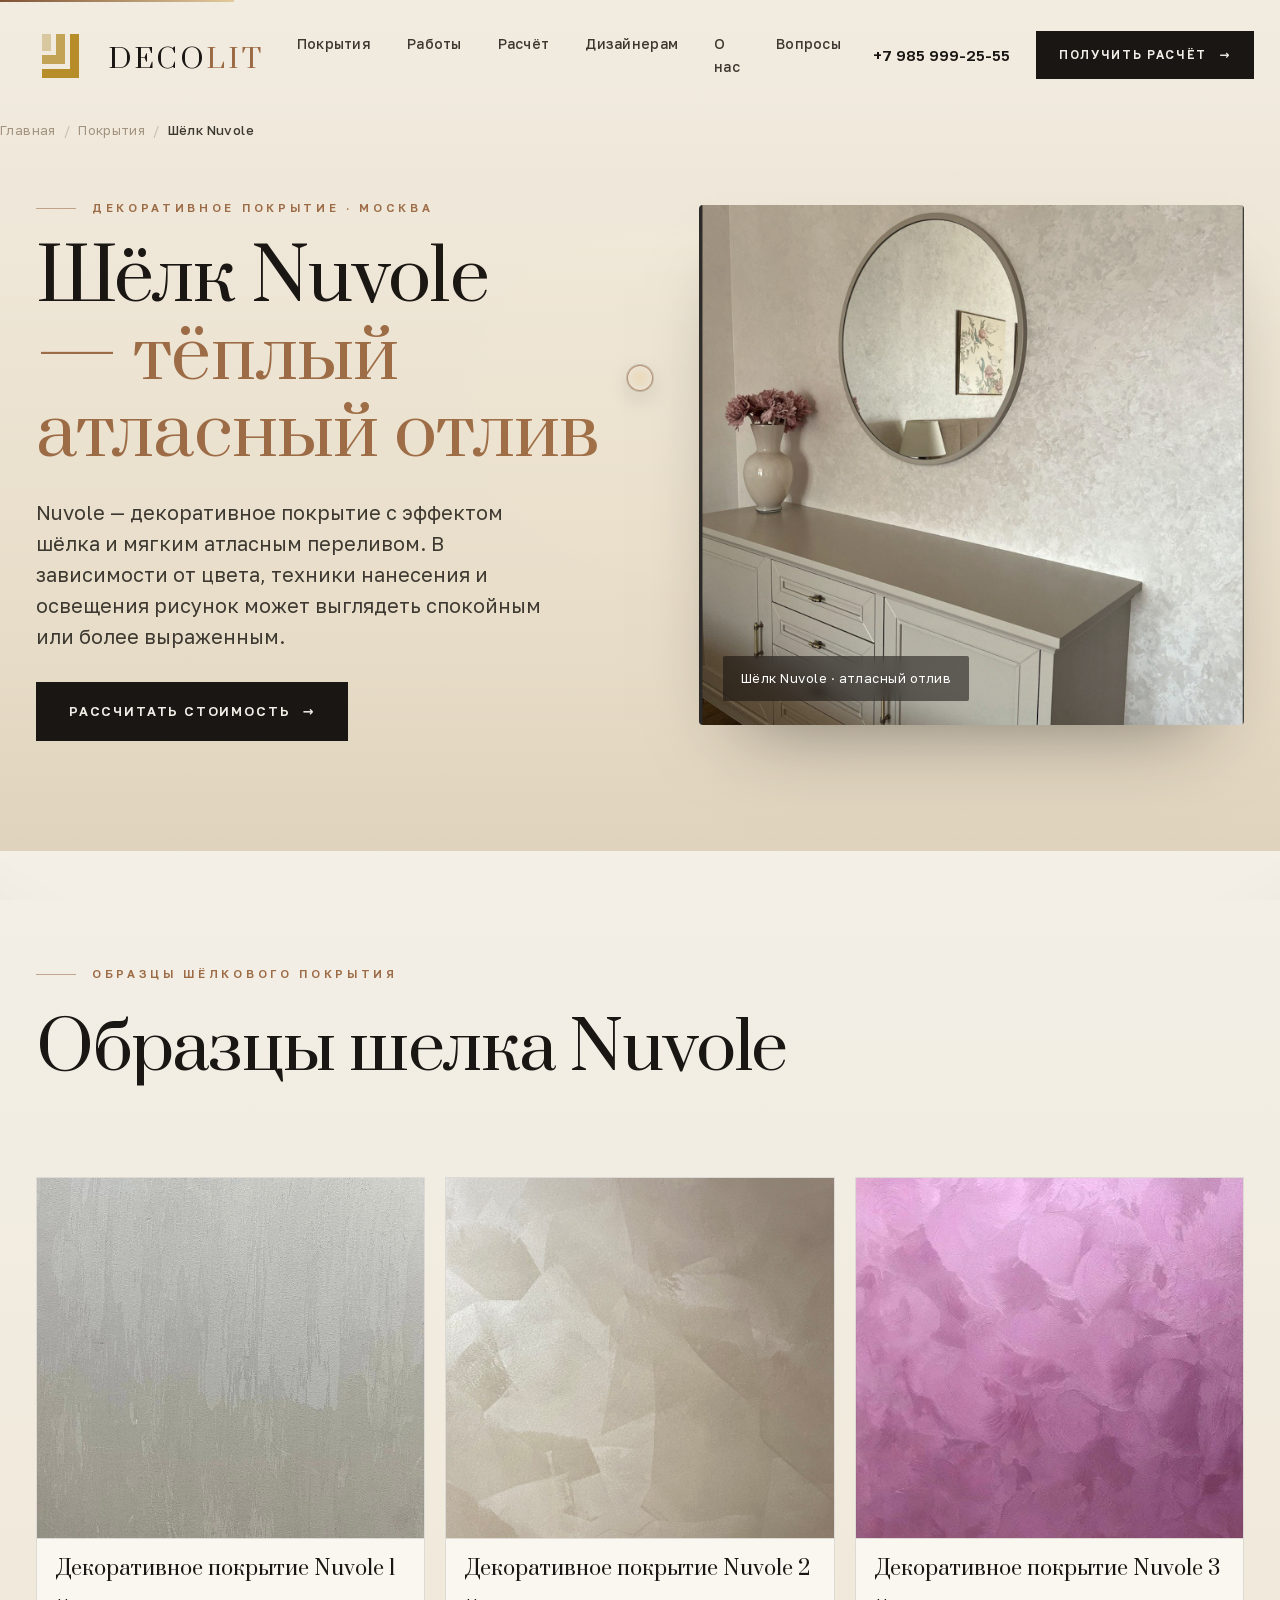
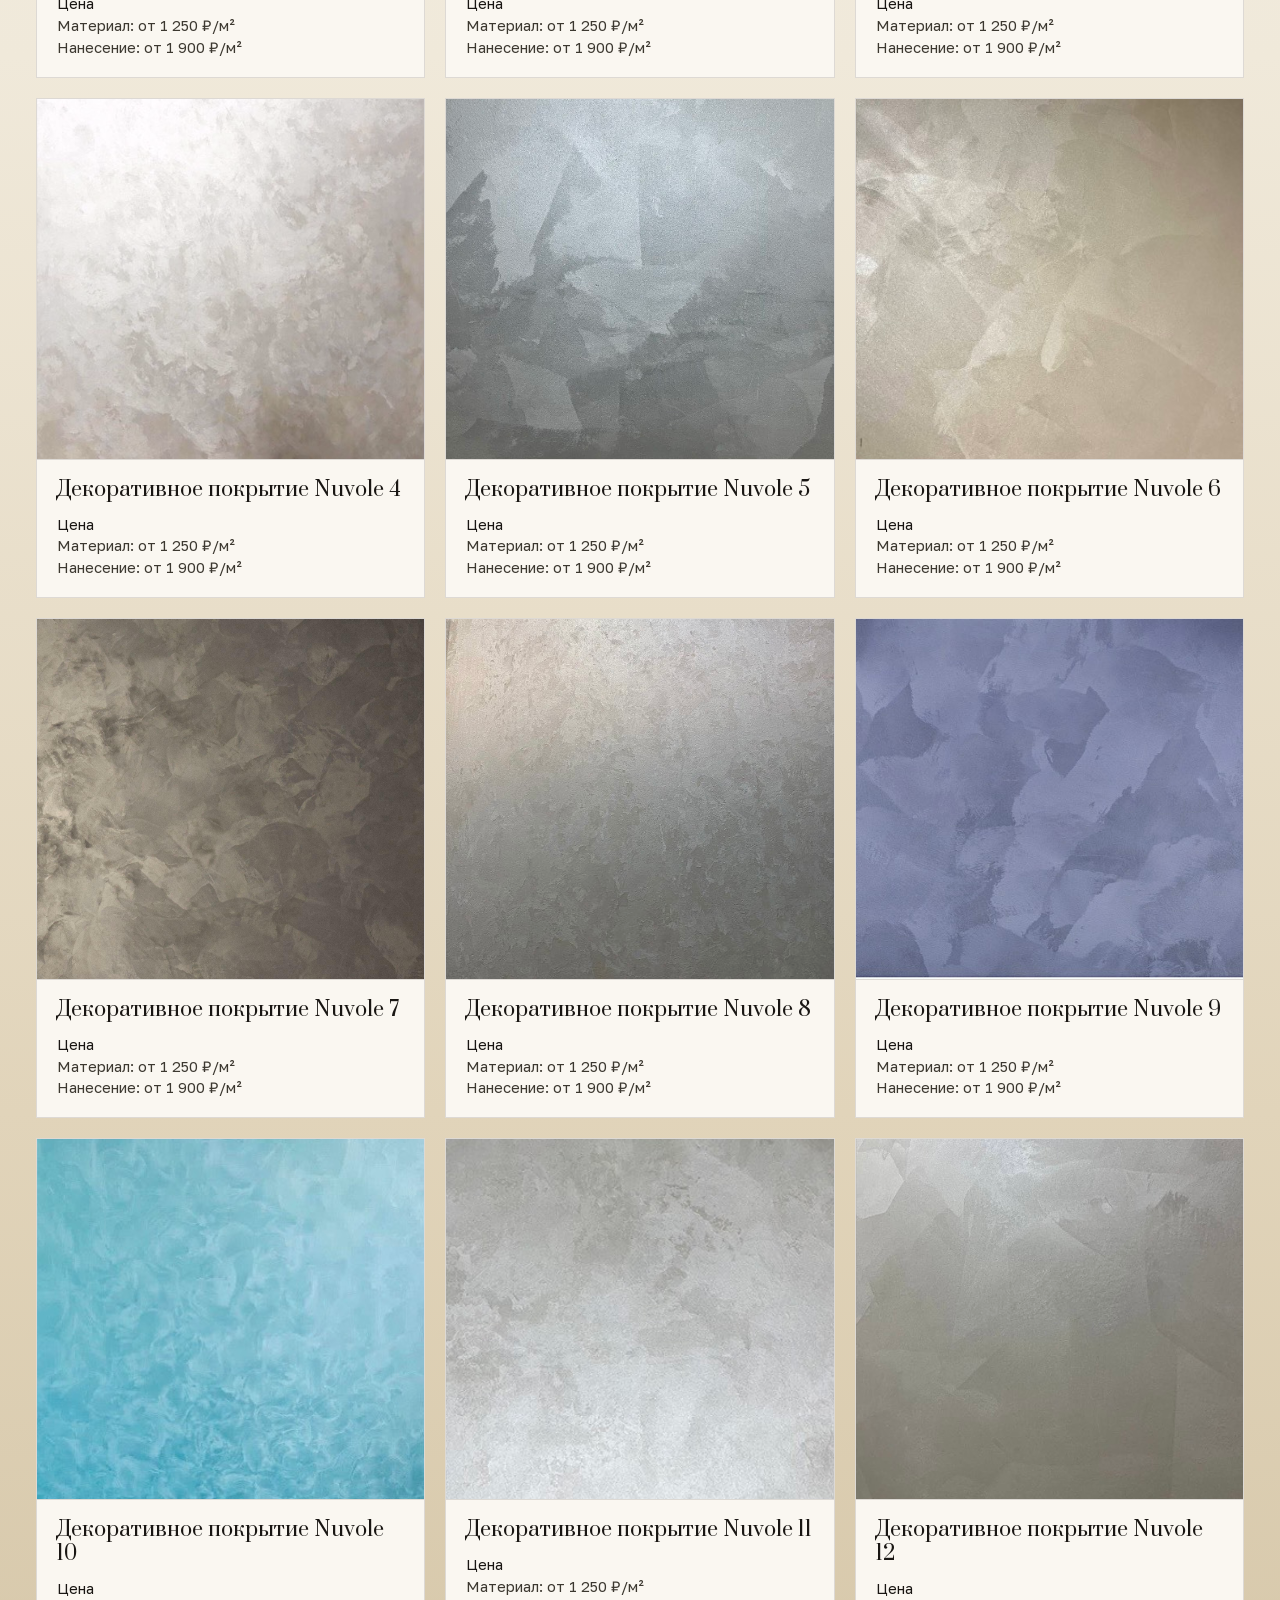
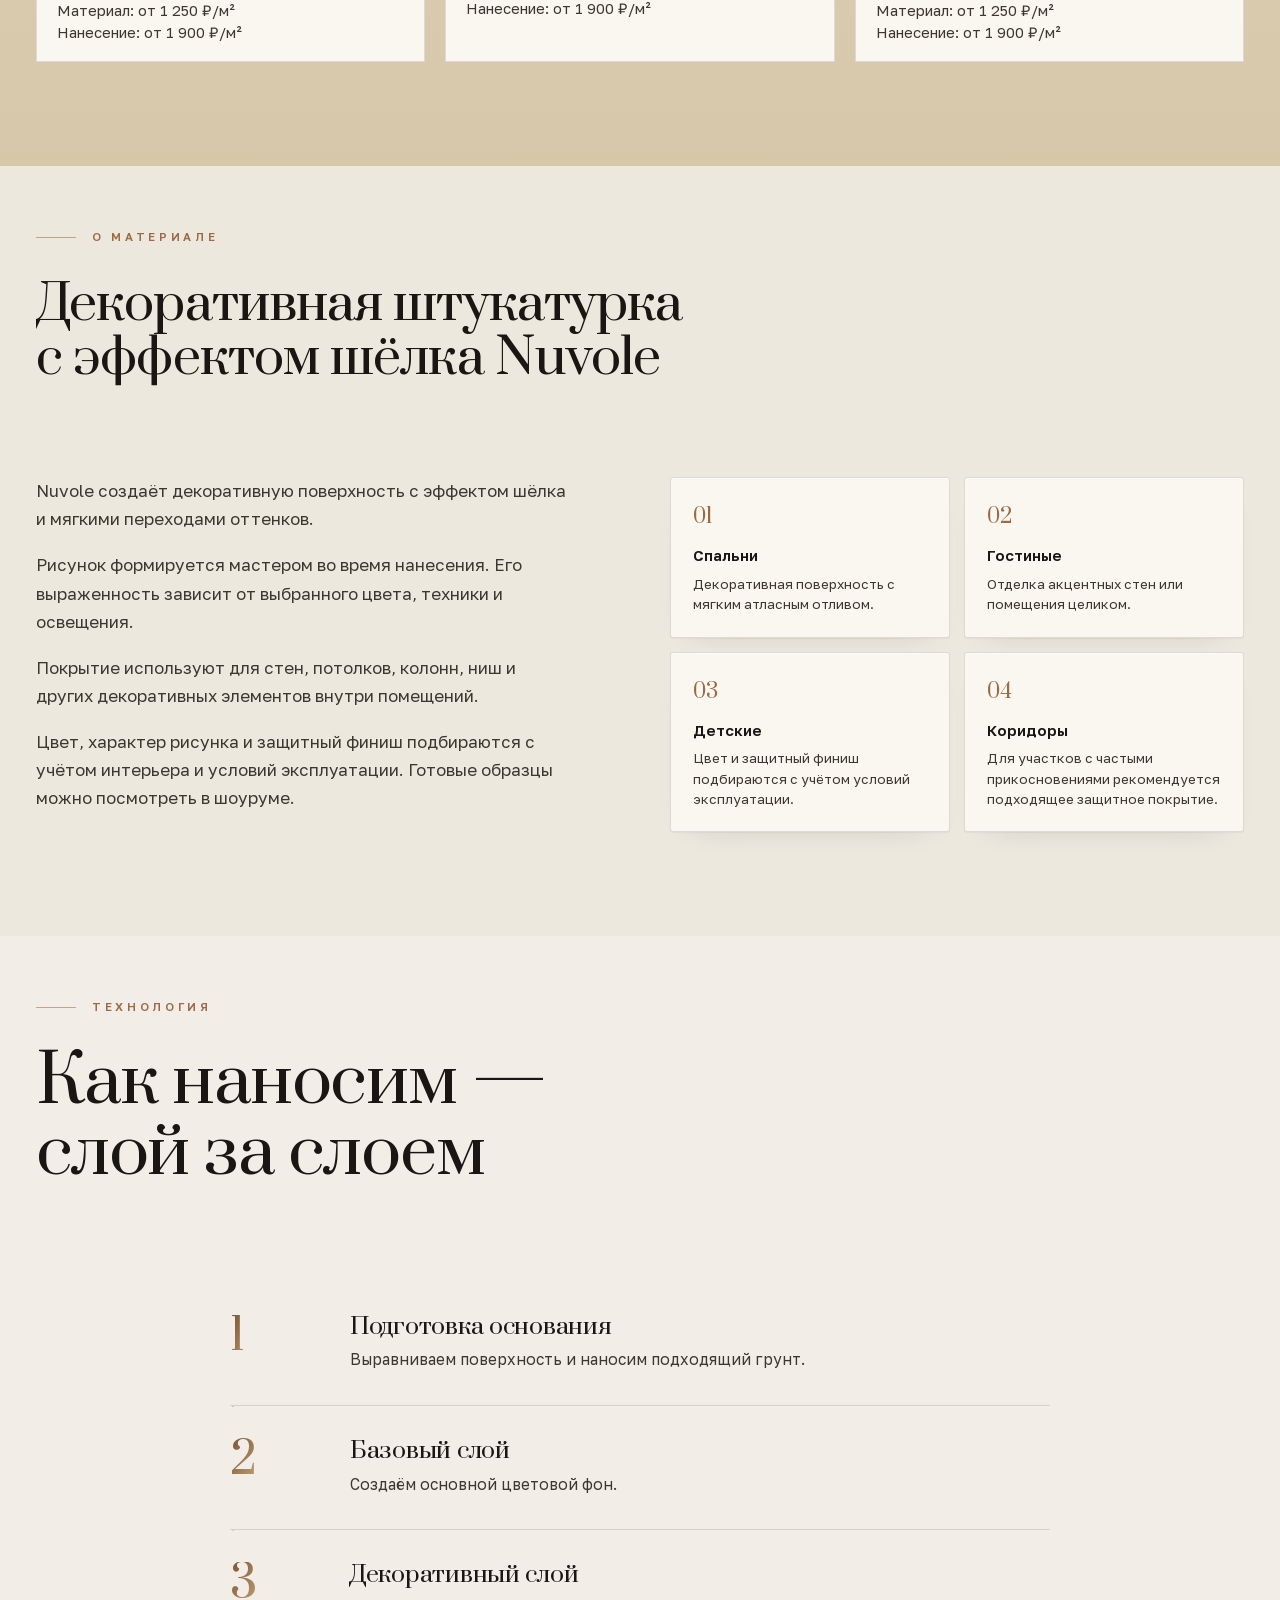
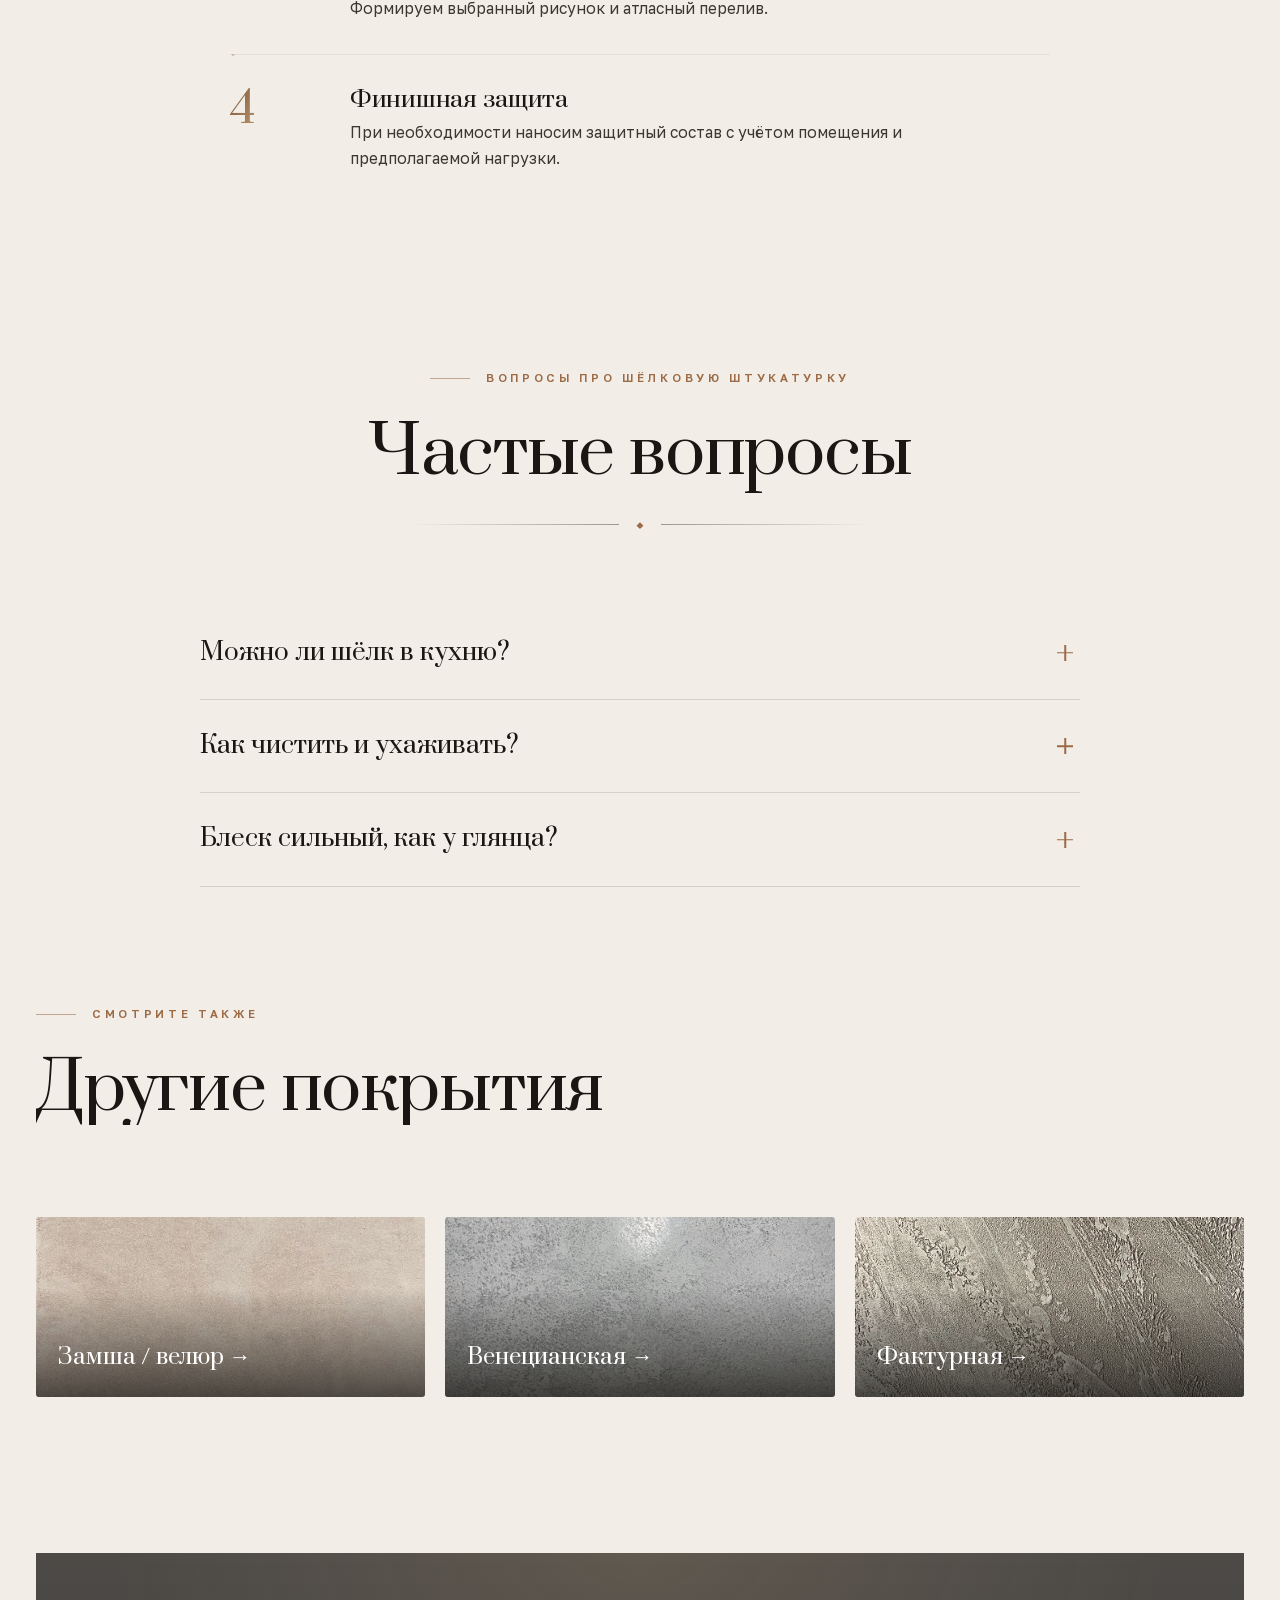
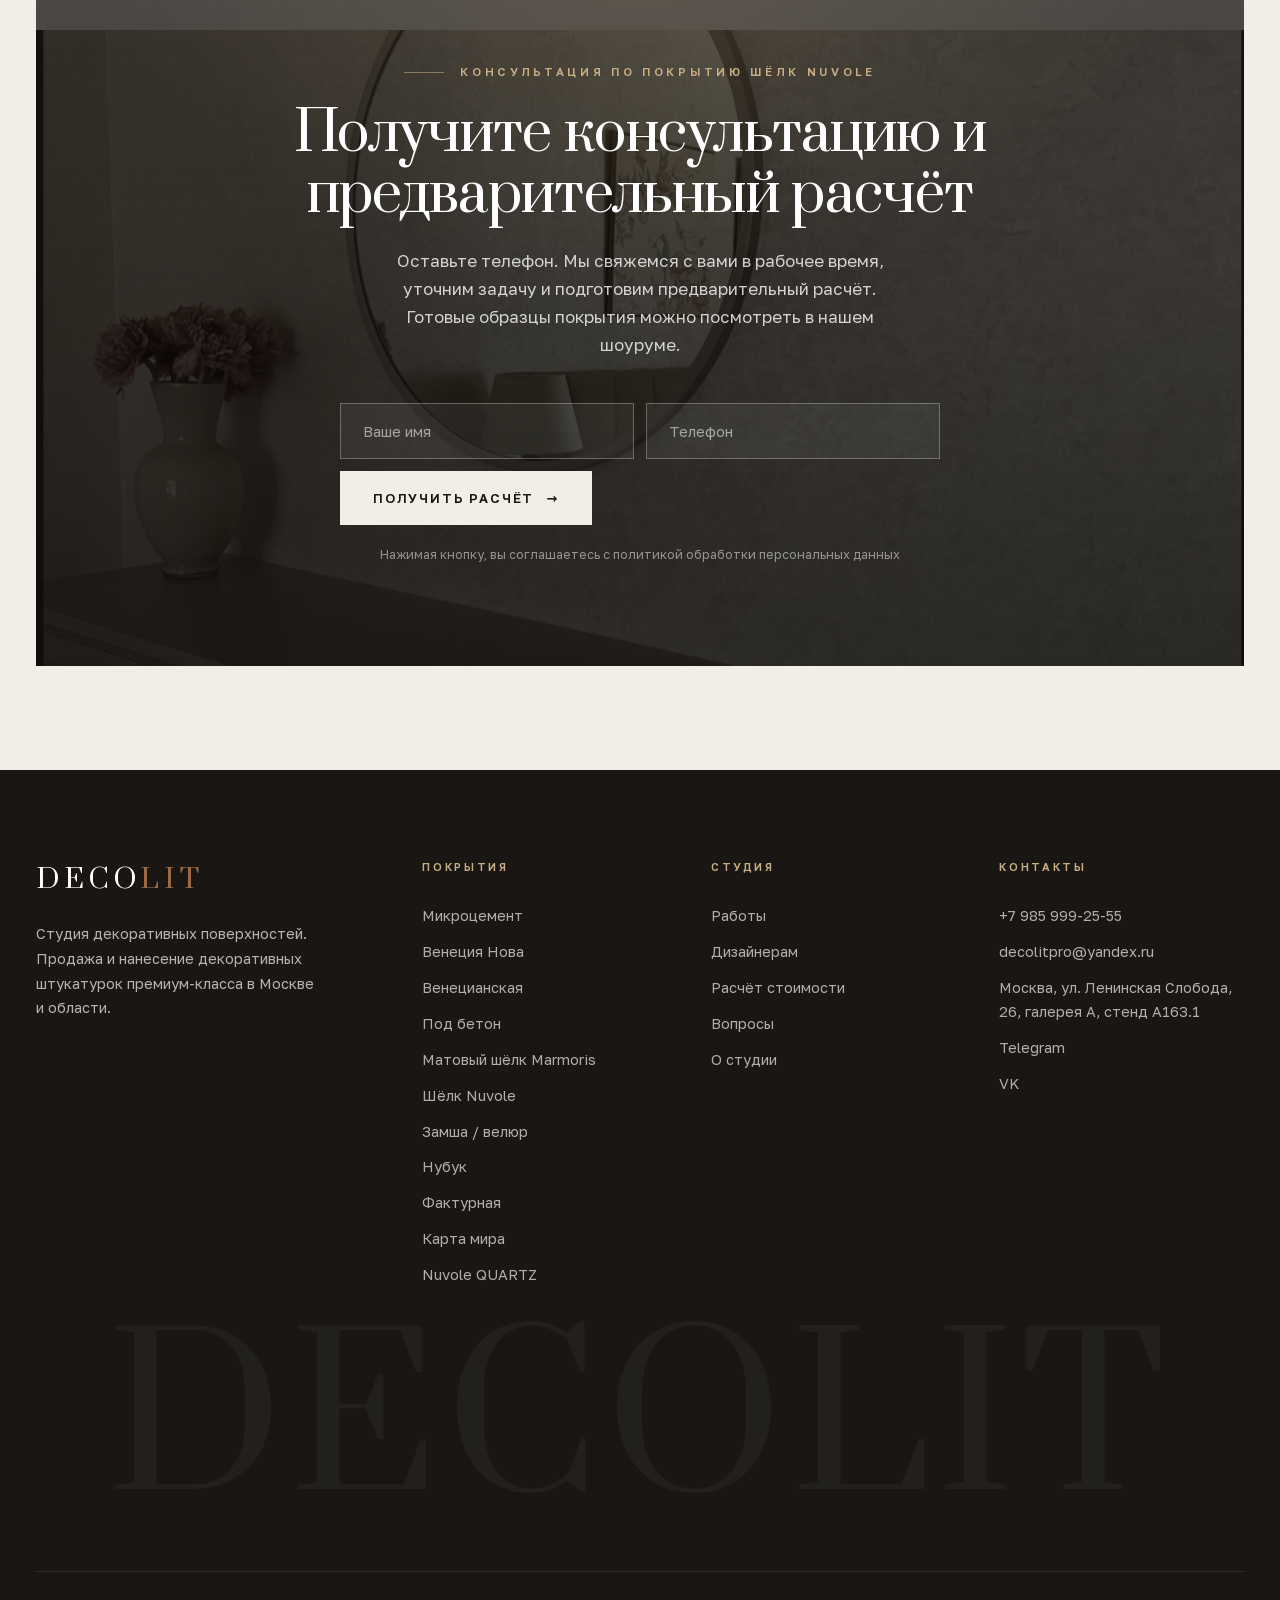
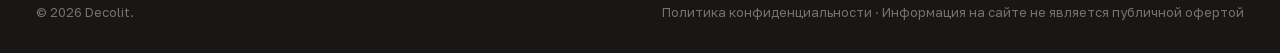
<file: site/pokrytiya/shelk.html>
<!DOCTYPE html>
<html lang="ru">
<head>
<meta charset="UTF-8">
<meta name="viewport" content="width=device-width, initial-scale=1.0">
<script src="../js/metrika.js"></script>
<title>Шёлковая штукатурка в Москве — материал от 1 250 ₽/м², нанесение от 1 900 ₽/м² · Деколит</title>
<meta name="description" content="Декоративная штукатурка Nuvole с эффектом шёлка для стен и потолков в Москве. Материал от 1 250 ₽/м², нанесение от 1 900 ₽/м². Образцы в шоуруме Деколит.">
<link rel="canonical" href="https://decolitpro.ru/pokrytiya/shelk.html">
<meta name="robots" content="index,follow">
<meta property="og:type" content="website">
<meta property="og:locale" content="ru_RU">
<meta property="og:site_name" content="Деколит">
<meta property="og:title" content="Шёлковая штукатурка в Москве — материал от 1 250 ₽/м², нанесение от 1 900 ₽/м² · Деколит">
<meta property="og:description" content="Декоративная штукатурка Nuvole с эффектом шёлка для стен и потолков в Москве. Материал от 1 250 ₽/м², нанесение от 1 900 ₽/м². Образцы в шоуруме Деколит.">
<meta property="og:url" content="https://decolitpro.ru/pokrytiya/shelk.html">
<meta property="og:image" content="https://decolitpro.ru/assets/img/og-hero-20260801.png">
<meta property="og:image:width" content="1717">
<meta property="og:image:height" content="916">
<meta name="twitter:card" content="summary_large_image">
<meta name="twitter:title" content="Шёлковая штукатурка в Москве — материал от 1 250 ₽/м², нанесение от 1 900 ₽/м² · Деколит">
<meta name="twitter:description" content="Штукатурка Nuvole с эффектом шёлка для стен и потолков в Москве. Материал от 1 250 ₽/м², нанесение от 1 900 ₽/м². Образцы в шоуруме Деколит.">
<meta name="twitter:image" content="https://decolitpro.ru/assets/img/og-hero-20260801.png">
<!-- Цены обновлены по decolitpro.ru. Отзывы, объекты и часть фото пока требуют подтверждения. -->
<link rel="preload" href="../assets/fonts/prata-cyr.woff2" as="font" type="font/woff2" crossorigin>
<link rel="preload" href="../assets/fonts/golos-cyr.woff2" as="font" type="font/woff2" crossorigin>
<link rel="stylesheet" href="../css/fonts.css">
<link rel="stylesheet" href="../css/style.css?v=no-card-lightbox-css-20260709">
<link rel="stylesheet" href="../css/service.css?v=a07075c-fresh">
<link rel="stylesheet" href="../css/effects.css">
</head>
<body>

<!-- HEADER -->
<header id="hdr" class="scrolled">
  <div class="wrap nav">
    <a href="../index.html" class="logo">DECO<b>LIT</b></a>
    <nav class="nav-links">
      <a href="../index.html#materials">Покрытия</a>
      <a href="../index.html#works">Работы</a>
      <a href="../index.html#calc">Расчёт</a>
      <a href="../index.html#designers">Дизайнерам</a>
      <a href="../o-studii.html">О нас</a>
      <a href="../index.html#faq">Вопросы</a>
    </nav>
    <div class="nav-right">
      <span class="phone">+7 985 999-25-55</span>
      <a href="#contact" class="btn">Получить расчёт</a>
      <button class="burger" id="burger" aria-label="Меню"><span></span><span></span><span></span></button>
    </div>
  </div>
</header>

<div class="mobile-nav" id="mnav">
  <button class="x" id="mx" aria-label="Закрыть">×</button>
  <a href="../index.html#materials">Покрытия</a>
  <a href="../index.html#works">Работы</a>
  <a href="../index.html#calc">Расчёт</a>
  <a href="../index.html#designers">Дизайнерам</a>
  <a href="../o-studii.html">О нас</a>
  <a href="../index.html#faq">Вопросы</a>
  <a href="#contact" class="btn">Получить расчёт</a>
</div>

<!-- BREADCRUMBS -->
<div class="wrap crumbs">
  <a href="../index.html">Главная</a><span>/</span><a href="../index.html#materials">Покрытия</a><span>/</span><b>Шёлк Nuvole</b>
</div>

<!-- HERO -->
<section class="svc-hero">
  <div class="wrap">
    <div class="grid">
      <div>
        <span class="eyebrow">Декоративное покрытие · Москва</span>
        <h1>Шёлк Nuvole <em>— тёплый атласный отлив</em></h1>
        <p class="sub">Nuvole — декоративное покрытие с эффектом шёлка и мягким атласным переливом. В зависимости от цвета, техники нанесения и освещения рисунок может выглядеть спокойным или более выраженным.</p>
        <div class="cta">
          <a href="#contact" class="btn">Рассчитать стоимость</a>
        </div>
      </div>
      <div class="visual">
        <div class="surface tex tex-silk grain"></div>
        <div class="badge">Шёлк Nuvole · атласный отлив</div>
      </div>
    </div>
  </div>
</section>

<!-- ЧТО ЭТО / ГДЕ ПРИМЕНЯЮТ -->
<section class="section section-alt">
  <div class="wrap">
    <div class="section-head reveal">
      <span class="eyebrow">Что это</span>
      <h2>Декоративная штукатурка с эффектом шёлка Nuvole</h2>
    </div>
    <div class="about-grid">
      <div class="lead-txt reveal">
        <p>Nuvole создаёт декоративную поверхность с эффектом шёлка и мягкими переходами оттенков.</p>
        <p>Рисунок формируется мастером во время нанесения. Его выраженность зависит от выбранного цвета, техники и освещения.</p>
        <p>Покрытие используют для стен, потолков, колонн, ниш и других декоративных элементов внутри помещений.</p>
        <p>Цвет, характер рисунка и защитный финиш подбираются с учётом интерьера и условий эксплуатации. Готовые образцы можно посмотреть в шоуруме.</p>
      </div>
      <div class="apply reveal" data-d="1">
        <div class="a-item"><div class="ic">01</div><h4>Спальни</h4><p>Декоративная поверхность с мягким атласным отливом.</p></div>
        <div class="a-item"><div class="ic">02</div><h4>Гостиные</h4><p>Отделка акцентных стен или помещения целиком.</p></div>
        <div class="a-item"><div class="ic">03</div><h4>Детские</h4><p>Цвет и защитный финиш подбираются с учётом условий эксплуатации.</p></div>
        <div class="a-item"><div class="ic">04</div><h4>Коридоры</h4><p>Для участков с частыми прикосновениями рекомендуется подходящее защитное покрытие.</p></div>
      </div>
    </div>
  </div>
</section>

<!-- ОБРАЗЦЫ МАТЕРИАЛА -->
<section class="section section-alt samples-warm">
  <div class="wrap">
    <div class="section-head reveal">
      <span class="eyebrow">Образцы шёлкового покрытия</span>
      <h2>Образцы шелка Nuvole</h2>
    </div>
    <div class="sample-grid sample-grid-microcement">
      <article class="sample-card reveal" data-d="0">
        <div class="surface shelk-sample" style="background-image:url('../assets/img/samples/shelk/nuvole-01.jpg')"></div>
<div class="sample-cap"><div class="sample-title">Декоративное покрытие Nuvole 1</div><div class="sample-note sample-price">Цена<span>Материал: от 1 250 ₽/м²</span><span>Нанесение: от 1 900 ₽/м²</span></div></div>
      </article>
      <article class="sample-card reveal" data-d="1">
        <div class="surface shelk-sample" style="background-image:url('../assets/img/samples/shelk/nuvole-02.jpg')"></div>
        <div class="sample-cap"><div class="sample-title">Декоративное покрытие Nuvole 2</div><div class="sample-note sample-price">Цена<span>Материал: от 1 250 ₽/м²</span><span>Нанесение: от 1 900 ₽/м²</span></div></div>
      </article>
      <article class="sample-card reveal" data-d="2">
        <div class="surface shelk-sample" style="background-image:url('../assets/img/samples/shelk/nuvole-03.jpg')"></div>
        <div class="sample-cap"><div class="sample-title">Декоративное покрытие Nuvole 3</div><div class="sample-note sample-price">Цена<span>Материал: от 1 250 ₽/м²</span><span>Нанесение: от 1 900 ₽/м²</span></div></div>
      </article>
      <article class="sample-card reveal" data-d="0">
        <div class="surface shelk-sample" style="background-image:url('../assets/img/samples/shelk/nuvole-04.png')"></div>
        <div class="sample-cap"><div class="sample-title">Декоративное покрытие Nuvole 4</div><div class="sample-note sample-price">Цена<span>Материал: от 1 250 ₽/м²</span><span>Нанесение: от 1 900 ₽/м²</span></div></div>
      </article>
      <article class="sample-card reveal" data-d="1">
        <div class="surface shelk-sample" style="background-image:url('../assets/img/samples/shelk/nuvole-05.jpg')"></div>
        <div class="sample-cap"><div class="sample-title">Декоративное покрытие Nuvole 5</div><div class="sample-note sample-price">Цена<span>Материал: от 1 250 ₽/м²</span><span>Нанесение: от 1 900 ₽/м²</span></div></div>
      </article>
      <article class="sample-card reveal" data-d="2">
        <div class="surface shelk-sample" style="background-image:url('../assets/img/samples/shelk/nuvole-06.jpg')"></div>
        <div class="sample-cap"><div class="sample-title">Декоративное покрытие Nuvole 6</div><div class="sample-note sample-price">Цена<span>Материал: от 1 250 ₽/м²</span><span>Нанесение: от 1 900 ₽/м²</span></div></div>
      </article>
      <article class="sample-card reveal" data-d="0">
        <div class="surface shelk-sample" style="background-image:url('../assets/img/samples/shelk/nuvole-07.jpg')"></div>
        <div class="sample-cap"><div class="sample-title">Декоративное покрытие Nuvole 7</div><div class="sample-note sample-price">Цена<span>Материал: от 1 250 ₽/м²</span><span>Нанесение: от 1 900 ₽/м²</span></div></div>
      </article>
      <article class="sample-card reveal" data-d="1">
        <div class="surface shelk-sample" style="background-image:url('../assets/img/samples/shelk/nuvole-08.jpg')"></div>
        <div class="sample-cap"><div class="sample-title">Декоративное покрытие Nuvole 8</div><div class="sample-note sample-price">Цена<span>Материал: от 1 250 ₽/м²</span><span>Нанесение: от 1 900 ₽/м²</span></div></div>
      </article>
      <article class="sample-card reveal" data-d="2">
        <div class="surface shelk-sample" style="background-image:url('../assets/img/samples/shelk/nuvole-09.jpg')"></div>
        <div class="sample-cap"><div class="sample-title">Декоративное покрытие Nuvole 9</div><div class="sample-note sample-price">Цена<span>Материал: от 1 250 ₽/м²</span><span>Нанесение: от 1 900 ₽/м²</span></div></div>
      </article>
      <article class="sample-card reveal" data-d="0">
        <div class="surface shelk-sample" style="background-image:url('../assets/img/samples/shelk/nuvole-10.jpg')"></div>
        <div class="sample-cap"><div class="sample-title">Декоративное покрытие Nuvole 10</div><div class="sample-note sample-price">Цена<span>Материал: от 1 250 ₽/м²</span><span>Нанесение: от 1 900 ₽/м²</span></div></div>
      </article>
      <article class="sample-card reveal" data-d="1">
        <div class="surface shelk-sample" style="background-image:url('../assets/img/samples/shelk/nuvole-11.jpg')"></div>
        <div class="sample-cap"><div class="sample-title">Декоративное покрытие Nuvole 11</div><div class="sample-note sample-price">Цена<span>Материал: от 1 250 ₽/м²</span><span>Нанесение: от 1 900 ₽/м²</span></div></div>
      </article>
      <article class="sample-card reveal" data-d="2">
        <div class="surface shelk-sample" style="background-image:url('../assets/img/samples/shelk/nuvole-12.jpg')"></div>
        <div class="sample-cap"><div class="sample-title">Декоративное покрытие Nuvole 12</div><div class="sample-note sample-price">Цена<span>Материал: от 1 250 ₽/м²</span><span>Нанесение: от 1 900 ₽/м²</span></div></div>
      </article>
    </div>
  </div>
</section>

<!-- ПРОЦЕСС НАНЕСЕНИЯ -->
<section class="section">
  <div class="wrap">
    <div class="section-head reveal">
      <span class="eyebrow">Технология</span>
      <h2>Как наносим — слой за слоем</h2>
    </div>
    <div class="flow">
      <div class="row reveal"><div class="step-no">1</div><div><h3>Подготовка основания</h3><p>Выравниваем поверхность и наносим подходящий грунт.</p></div></div>
      <div class="row reveal"><div class="step-no">2</div><div><h3>Базовый слой</h3><p>Создаём основной цветовой фон.</p></div></div>
      <div class="row reveal"><div class="step-no">3</div><div><h3>Декоративный слой</h3><p>Формируем выбранный рисунок и атласный перелив.</p></div></div>
      <div class="row reveal"><div class="step-no">4</div><div><h3>Финишная защита</h3><p>При необходимости наносим защитный состав с учётом помещения и предполагаемой нагрузки.</p></div></div>
    </div>
  </div>
</section>

<!-- FAQ -->
<section class="section" id="faq">
  <div class="wrap">
    <div class="section-head section-head-center reveal">
      <span class="eyebrow eyebrow-center">Вопросы про шёлковую штукатурку</span>
      <h2>Частые вопросы</h2>
      <div class="seam"><span>◆</span></div>
    </div>
    <div class="faq">
      <div class="q reveal"><button>Можно ли шёлк в кухню?<span class="ic"></span></button><div class="a"><p>Покрытие можно использовать на стенах кухни вне зон регулярного попадания воды, жира и высокой температуры. Для фартука у мойки и плиты рекомендуется более подходящее защитное решение.</p></div></div>
      <div class="q reveal"><button>Как чистить и ухаживать?<span class="ic"></span></button><div class="a"><p>Для сухой уборки используют мягкую щётку или пылесос на небольшой мощности. Возможность влажной уборки зависит от выбранного защитного покрытия. Не рекомендуется применять абразивы и агрессивную химию.</p></div></div>
      <div class="q reveal"><button>Блеск сильный, как у глянца?<span class="ic"></span></button><div class="a"><p>Nuvole имеет мягкий атласный перелив, выраженность которого зависит от цвета, техники нанесения и освещения. Подходящий вариант можно выбрать по готовым образцам в шоуруме.</p></div></div>
    </div>
  </div>
</section>

<!-- ДРУГИЕ ПОКРЫТИЯ -->
<section class="section">
  <div class="wrap">
    <div class="section-head reveal">
      <span class="eyebrow">Смотрите также</span>
      <h2>Другие покрытия</h2>
    </div>
    <div class="cross reveal">
      <a href="zamsha.html"><div class="surface photo grain" style="background-image:url('../assets/img/materials/ancoral.jpg');background-position:center"></div><div class="t">Замша / велюр →</div></a>
      <a href="venecianka.html"><div class="surface photo grain" style="background-image:url('../assets/img/samples/venecianka/sample-1.jpg');background-position:center"></div><div class="t">Венецианская →</div></a>
      <a href="fakturnaya.html"><div class="surface photo grain" style="background-image:url('../assets/img/materials/fakturnaya.jpg');background-position:center"></div><div class="t">Фактурная →</div></a>
    </div>
  </div>
</section>

<!-- FINAL CTA -->
<section class="section" id="contact">
  <div class="wrap">
    <div class="final reveal">
      <div class="tex tex-silk grain"></div>
      <span class="eyebrow eyebrow-sand eyebrow-center">Консультация по покрытию Шёлк Nuvole</span>
      <h2>Получите консультацию и предварительный расчёт</h2>
      <p>Оставьте телефон. Мы свяжемся с вами в рабочее время, уточним задачу и подготовим предварительный расчёт. Готовые образцы покрытия можно посмотреть в нашем шоуруме.</p>
      <form class="form" novalidate data-lead-form>
        <input type="text" name="name" placeholder="Ваше имя" aria-label="Имя" autocomplete="name" required>
        <input type="tel" name="phone" placeholder="Телефон" aria-label="Телефон" autocomplete="tel" required>
        <button class="btn btn-light" type="submit">Получить расчёт</button>
      </form>
      <div class="form-note">Нажимая кнопку, вы соглашаетесь с <a href="../politika.html">политикой обработки персональных данных</a></div>
    </div>
  </div>
</section>

<!-- FOOTER -->
<footer>
  <div class="wrap">
    <div class="foot">
      <div>
        <div class="logo">DECO<b>LIT</b></div>
        <p>Студия декоративных поверхностей. Продажа и нанесение декоративных штукатурок премиум-класса в Москве и области.</p>
      </div>
      <div>
        <h4>Покрытия</h4>
        <a href="mikrocement.html">Микроцемент</a>
        <a href="venezia-nova.html">Венеция Нова</a>
        <a href="venecianka.html">Венецианская</a>
        <a href="beton.html">Под бетон</a>
        <a href="marmoris.html">Матовый шёлк Marmoris</a>
        <a href="shelk.html">Шёлк Nuvole</a>
        <a href="zamsha.html">Замша / велюр</a>
        <a href="nubuk.html">Нубук</a>
        <a href="fakturnaya.html">Фактурная</a>
        <a href="karta-mira.html">Карта мира</a>
        <a href="nuvole-quartz.html">Nuvole QUARTZ</a>
      </div>
      <div>
        <h4>Студия</h4>
        <a href="../index.html#works">Работы</a>
        <a href="../index.html#designers">Дизайнерам</a>
        <a href="../index.html#calc">Расчёт стоимости</a>
        <a href="../index.html#faq">Вопросы</a>
        <a href="../o-studii.html">О студии</a>
      </div>
      <div>
        <h4>Контакты</h4>
        <a href="tel:+79859992555">+7 985 999-25-55</a>
        <a href="mailto:decolitpro@yandex.ru">decolitpro@yandex.ru</a>
        <a href="https://yandex.ru/maps/?text=Москва%2C+ул.+Ленинская+Слобода%2C+26" target="_blank" rel="noopener">Москва, ул. Ленинская Слобода, 26, галерея А, стенд А163.1</a>
        <a href="https://t.me/decolitpro" target="_blank" rel="noopener">Telegram</a>
        <a href="https://vk.com/decolitpro" target="_blank" rel="noopener">VK</a>
      </div>
    </div>
    <div class="foot-mark" aria-hidden="true">DECOLIT</div>
    <div class="foot-bottom">
      <span>© 2026 Decolit.</span>
      <span><a href="../politika.html">Политика конфиденциальности</a> · Информация на сайте не является публичной офертой</span>
    </div>
  </div>
</footer>

<script src="../js/main.js?v=unified-material-pages-20260726"></script>
<script src="../js/effects.js?v=a07075c-fresh"></script>
<script type="application/ld+json">
{
  "@context": "https://schema.org",
  "@graph": [
    {
      "@type": "ProfessionalService",
      "@id": "https://decolitpro.ru/#organization",
      "name": "Деколит",
      "url": "https://decolitpro.ru/",
      "image": "https://decolitpro.ru/assets/img/og-hero-20260801.png",
      "telephone": "+79859992555",
      "email": "decolitpro@yandex.ru",
      "address": {
        "@type": "PostalAddress",
        "streetAddress": "ул. Ленинская Слобода, 26, галерея А, стенд А163.1",
        "addressLocality": "Москва",
        "addressCountry": "RU"
      },
      "areaServed": [
        "Москва",
        "Московская область"
      ],
      "priceRange": "₽₽₽",
      "sameAs": [
        "https://t.me/decolitpro",
        "https://vk.com/decolitpro"
      ]
    },
    {
      "@type": "Service",
      "@id": "https://decolitpro.ru/pokrytiya/shelk.html#service",
      "serviceType": "Шёлковая штукатурка Nuvole",
      "name": "Шёлковая штукатурка Nuvole",
      "url": "https://decolitpro.ru/pokrytiya/shelk.html",
      "description": "Декоративная штукатурка Nuvole с эффектом шёлка для стен и потолков в Москве. Материал от 1 250 ₽/м², нанесение от 1 900 ₽/м². Образцы в шоуруме Деколит.",
      "provider": {
        "@id": "https://decolitpro.ru/#organization"
      },
      "areaServed": [
        "Москва",
        "Московская область"
      ],
      "offers": {
        "@type": "Offer",
        "url": "https://decolitpro.ru/pokrytiya/shelk.html",
        "priceCurrency": "RUB",
        "price": "3150",
        "availability": "https://schema.org/InStock",
        "itemCondition": "https://schema.org/NewCondition",
        "description": "Материал от 1 250 ₽/м², нанесение от 1 900 ₽/м²."
      }
    },
    {
      "@type": "BreadcrumbList",
      "@id": "https://decolitpro.ru/pokrytiya/shelk.html#breadcrumb",
      "itemListElement": [
        {
          "@type": "ListItem",
          "position": 1,
          "name": "Главная",
          "item": "https://decolitpro.ru/"
        },
        {
          "@type": "ListItem",
          "position": 2,
          "name": "Шёлковая штукатурка Nuvole",
          "item": "https://decolitpro.ru/pokrytiya/shelk.html"
        }
      ]
    },
    {
      "@type": "WebPage",
      "@id": "https://decolitpro.ru/pokrytiya/shelk.html#webpage",
      "url": "https://decolitpro.ru/pokrytiya/shelk.html",
      "name": "Шёлковая штукатурка в Москве — материал от 1 250 ₽/м², нанесение от 1 900 ₽/м² · Деколит",
      "description": "Декоративная штукатурка Nuvole с эффектом шёлка для стен и потолков в Москве. Материал от 1 250 ₽/м², нанесение от 1 900 ₽/м². Образцы в шоуруме Деколит.",
      "isPartOf": {
        "@id": "https://decolitpro.ru/#website"
      },
      "mainEntity": {
        "@id": "https://decolitpro.ru/pokrytiya/shelk.html#service"
      }
    }
  ]
}
</script>
</body>
</html>
</file>
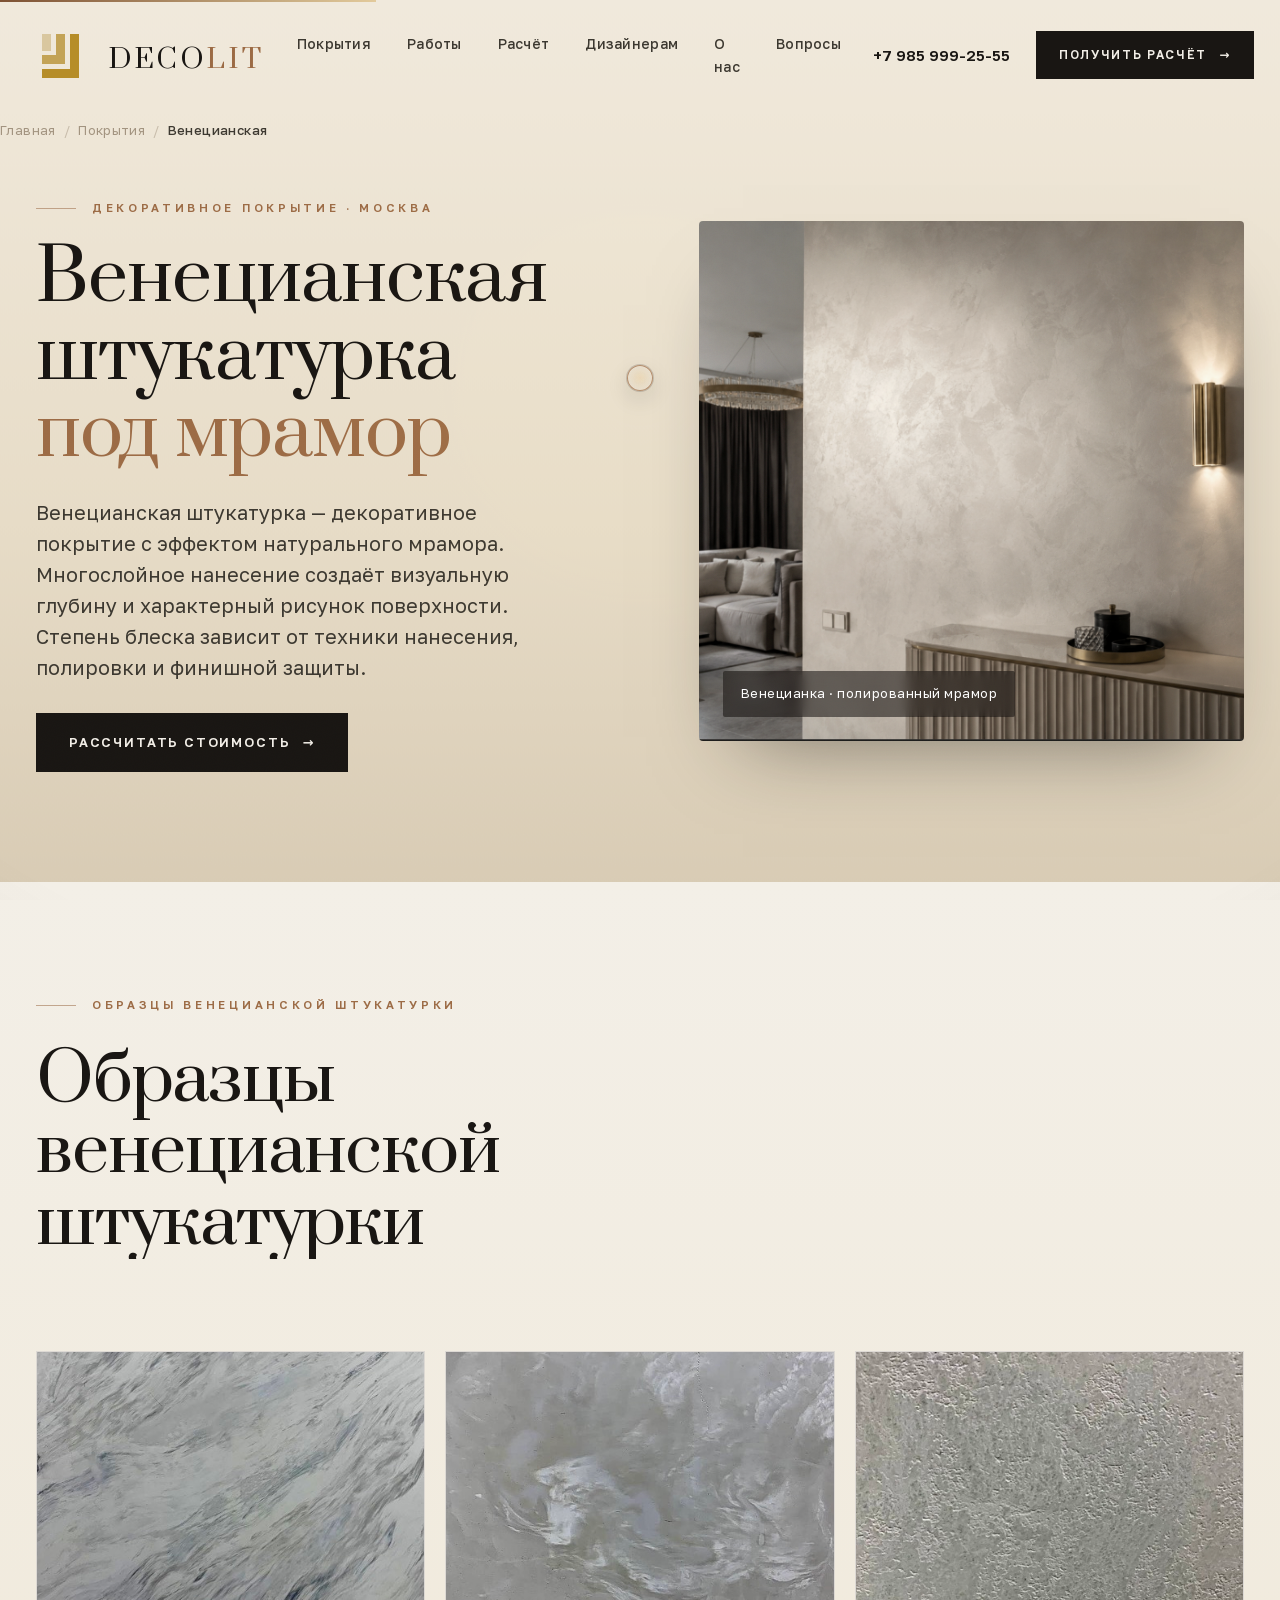
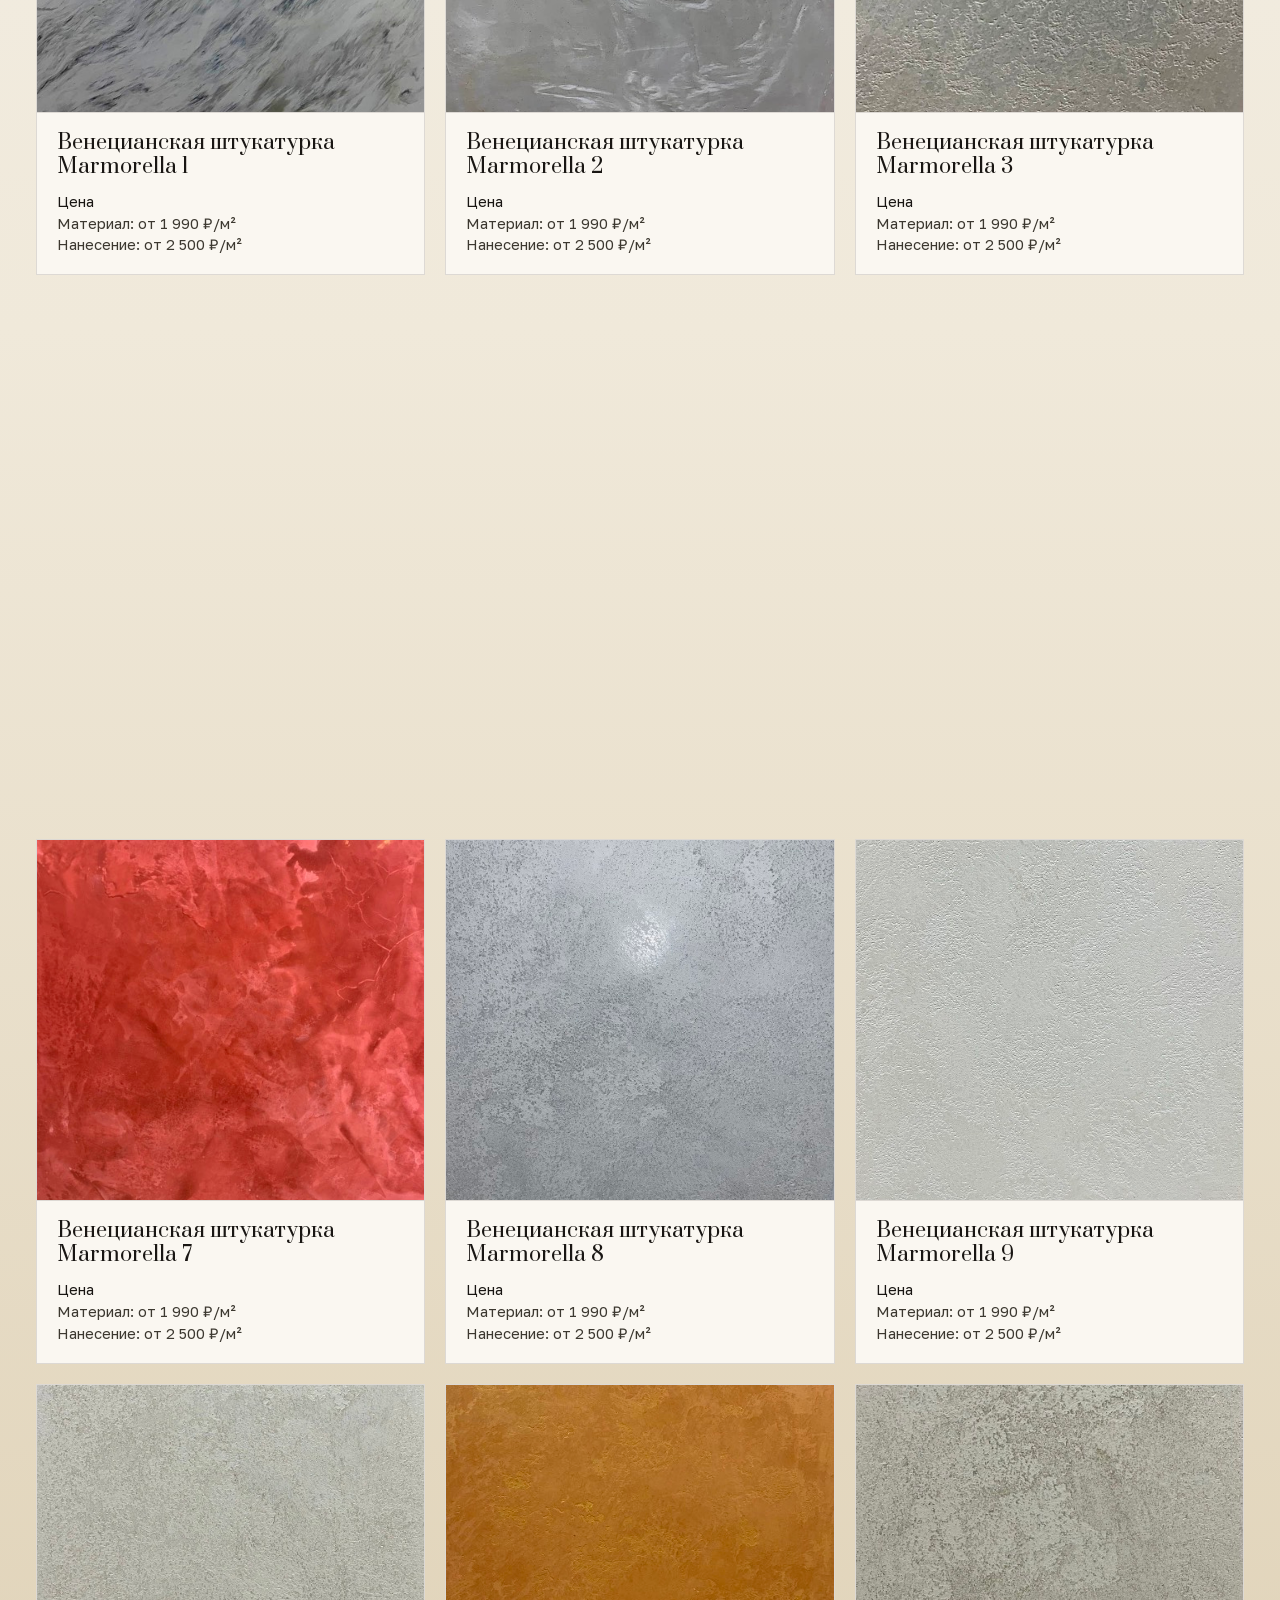
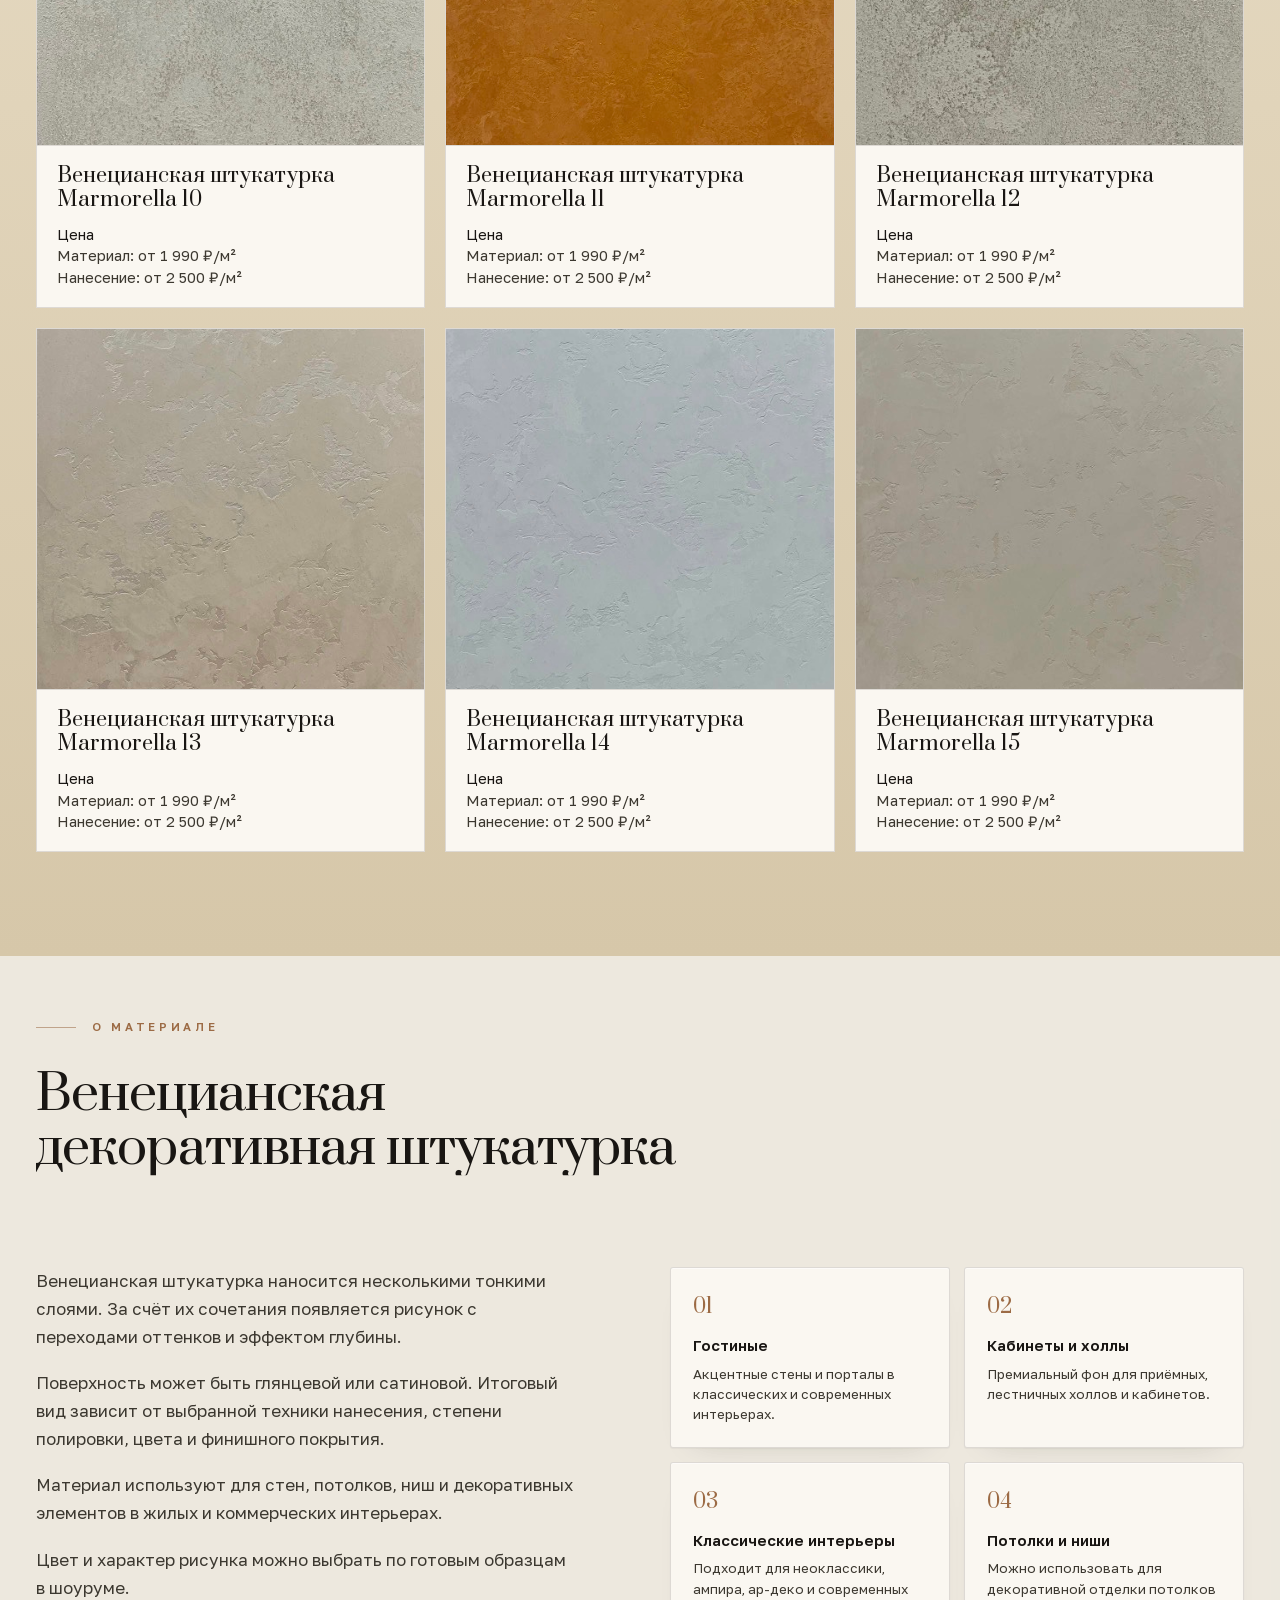
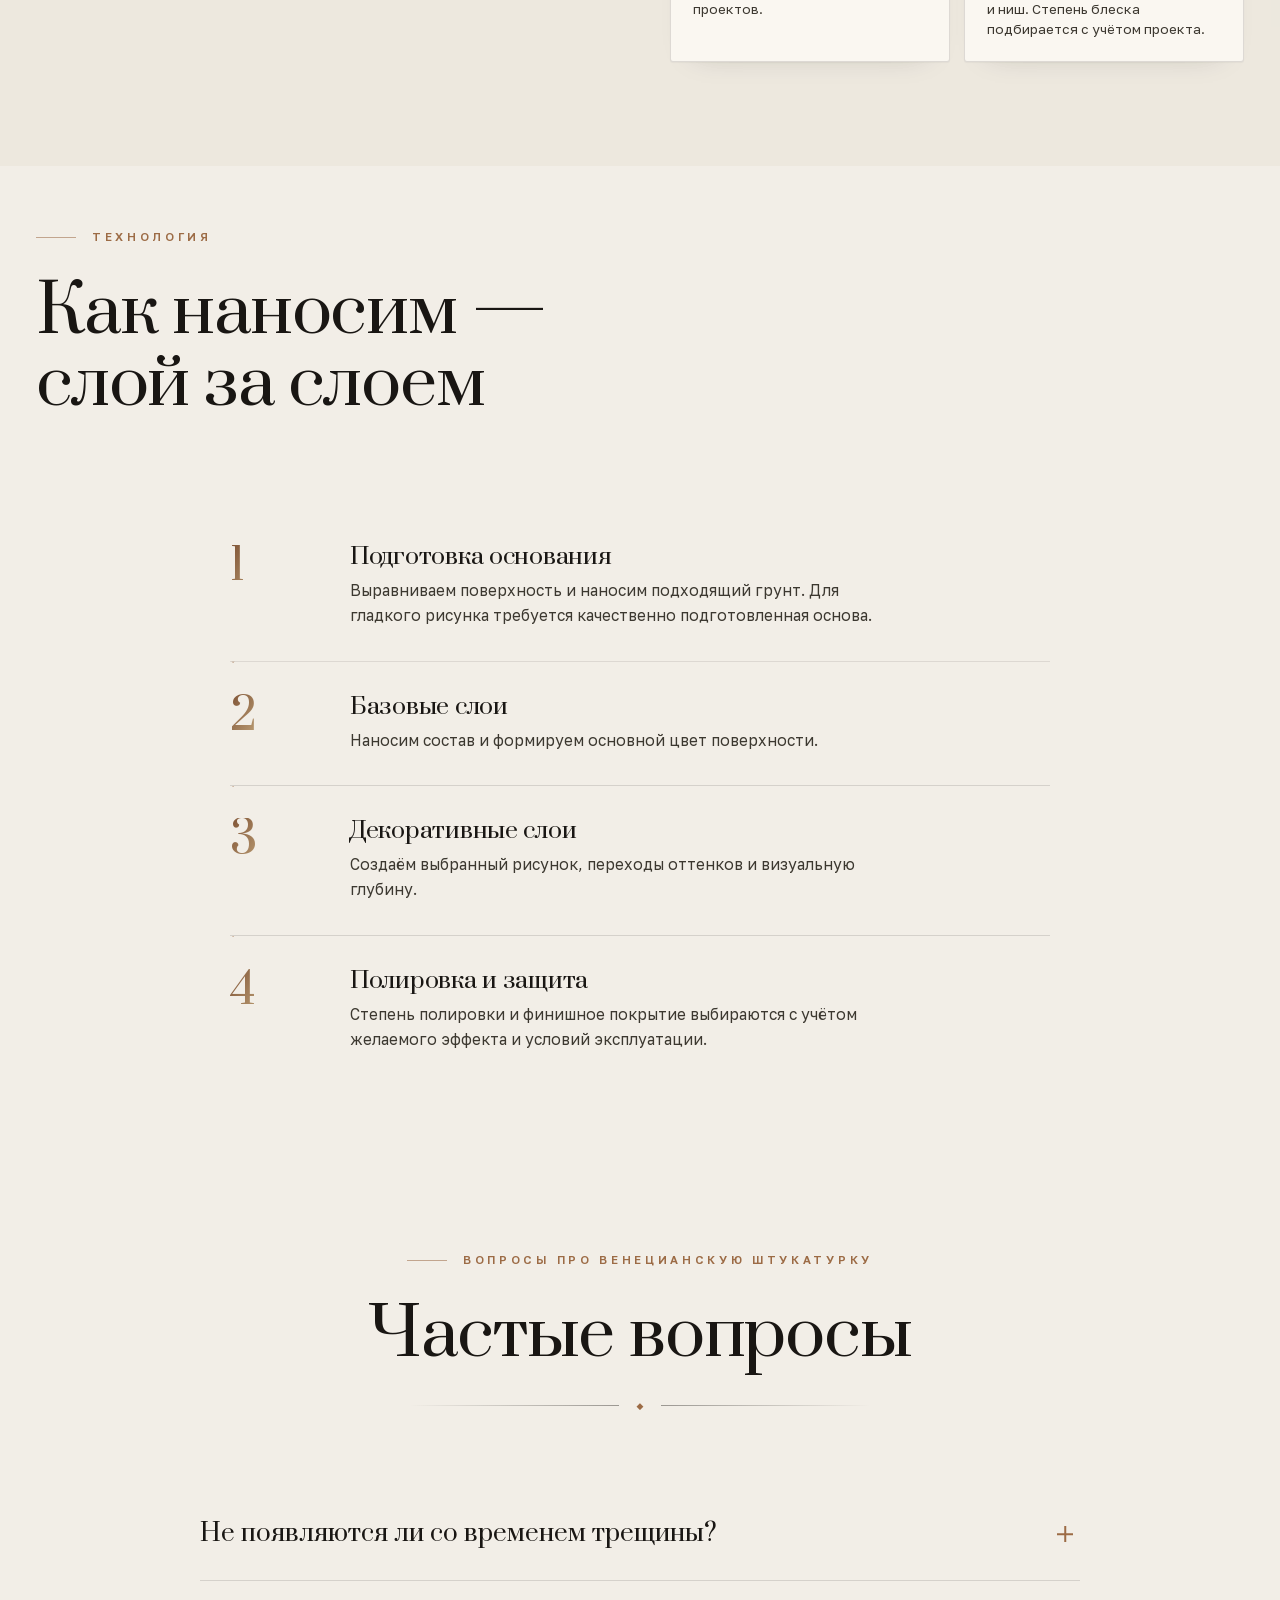
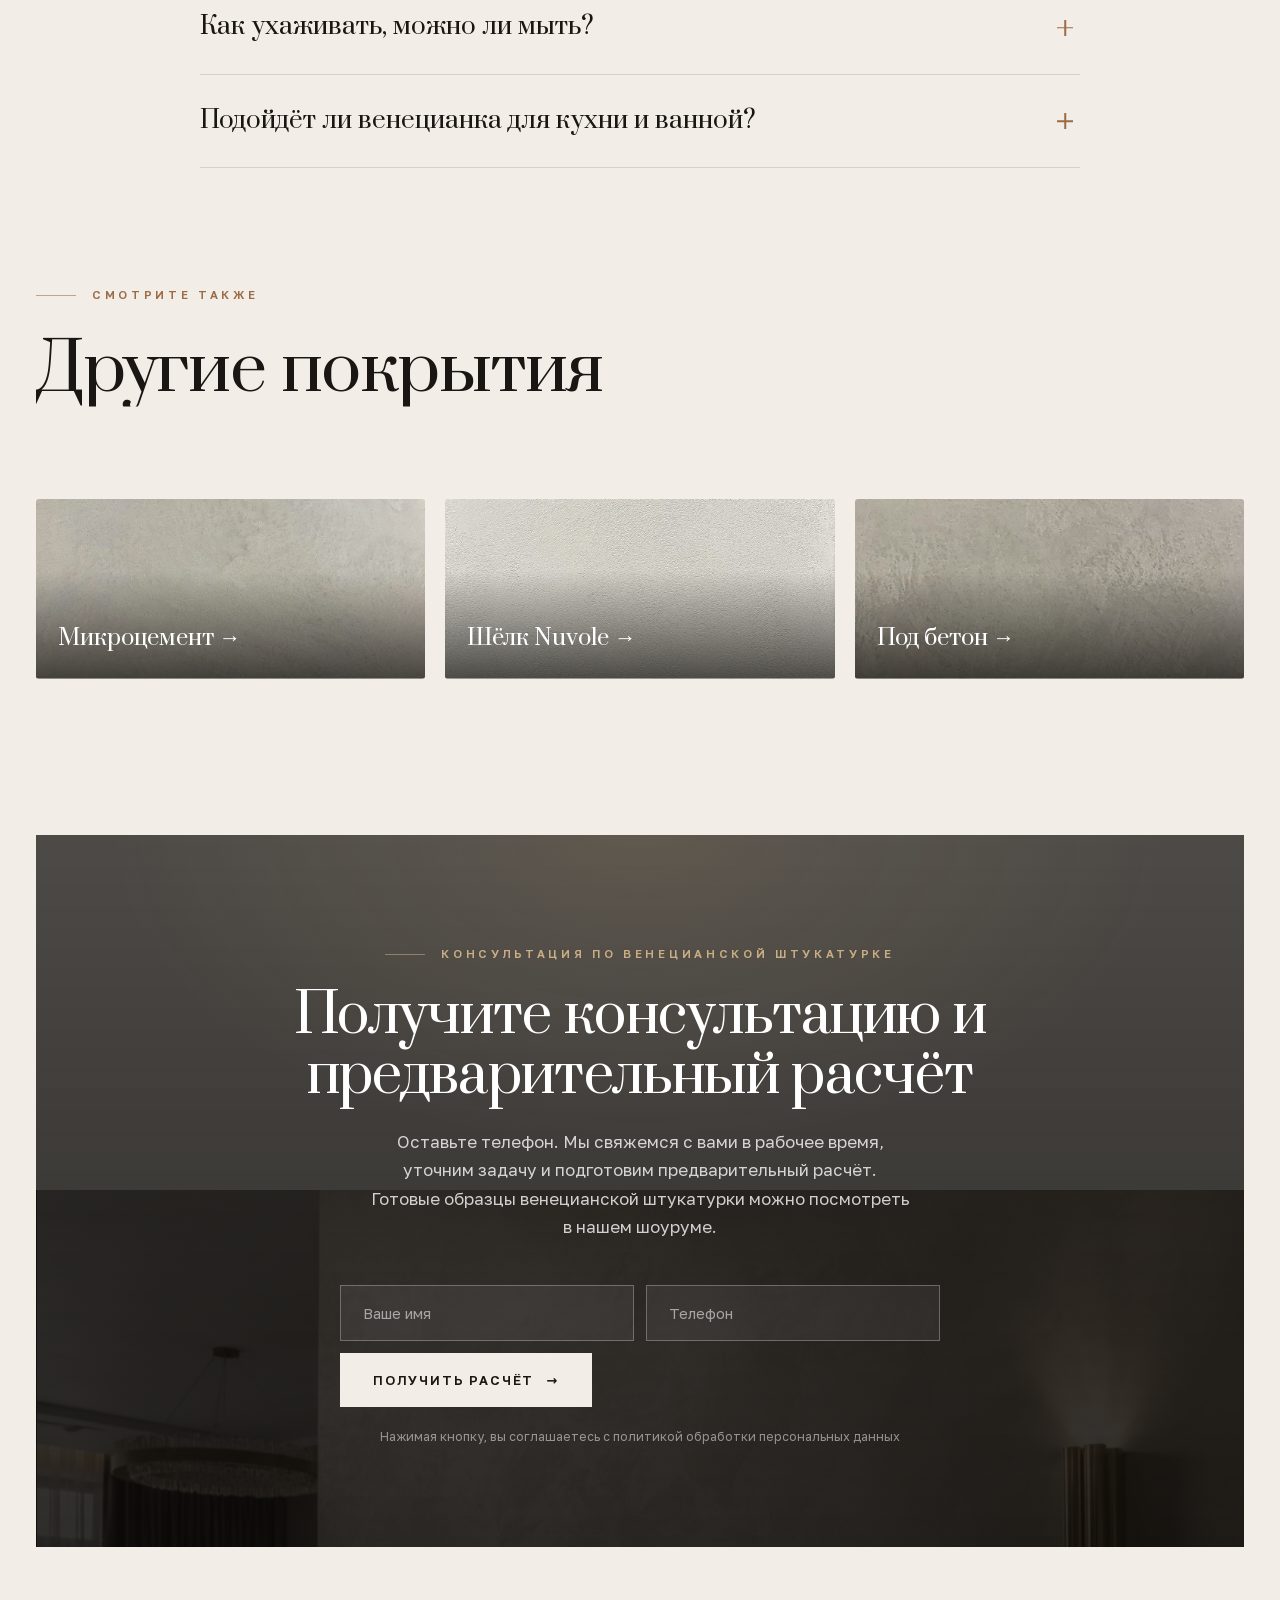
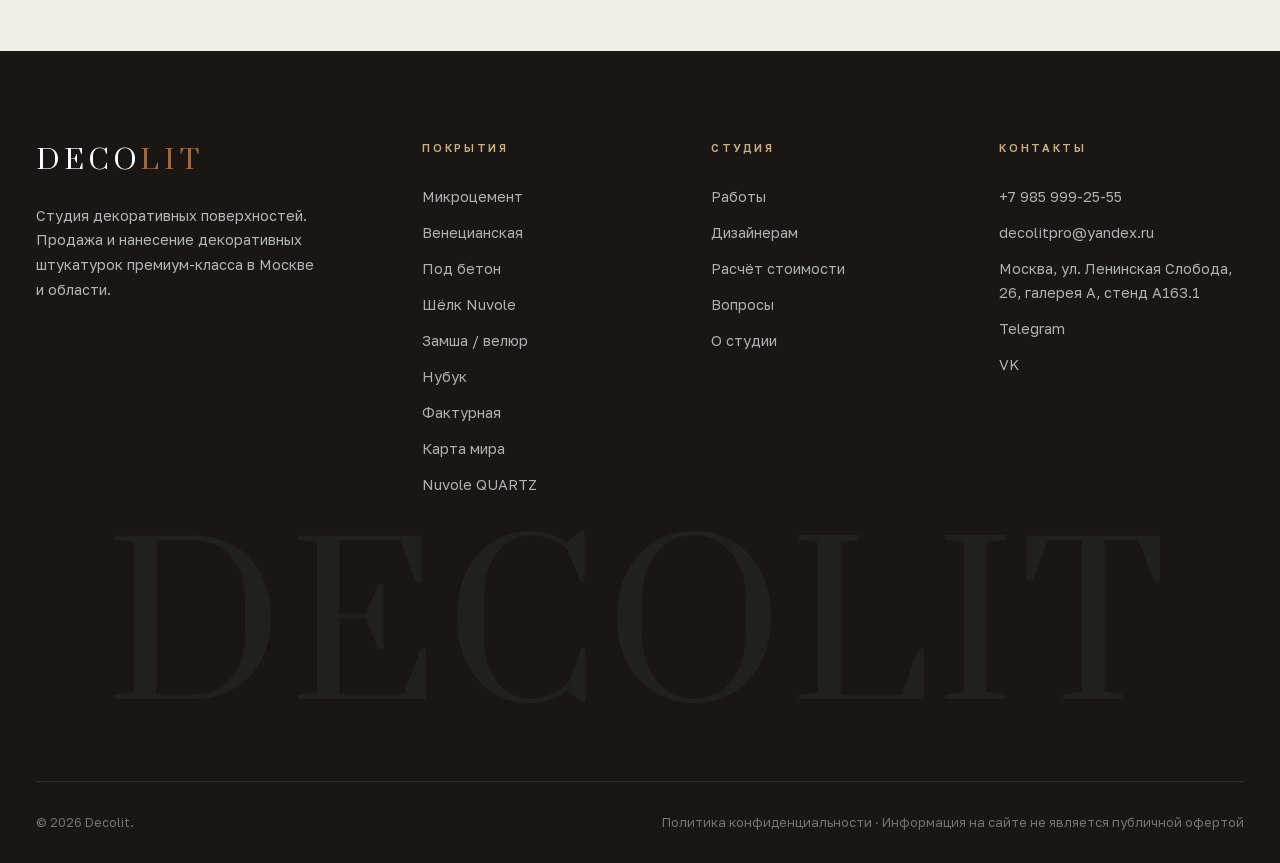
<file: site/pokrytiya/venecianka.html>
<!DOCTYPE html>
<html lang="ru">
<head>
<meta charset="UTF-8">
<meta name="viewport" content="width=device-width, initial-scale=1.0">
<script src="../js/metrika.js"></script>
<title>Венецианская штукатурка в Москве — материал от 1 990 ₽/м², нанесение от 2 500 ₽/м² · Деколит</title>
<meta name="description" content="Венецианская штукатурка с эффектом мрамора в Москве. Материал от 1 990 ₽/м², нанесение от 2 500 ₽/м². Готовые образцы представлены в шоуруме Деколит.">
<link rel="canonical" href="https://decolitpro.ru/pokrytiya/venecianka.html">
<meta name="robots" content="index,follow">
<meta property="og:type" content="website">
<meta property="og:locale" content="ru_RU">
<meta property="og:site_name" content="Деколит">
<meta property="og:title" content="Венецианская штукатурка в Москве — материал от 1 990 ₽/м², нанесение от 2 500 ₽/м² · Деколит">
<meta property="og:description" content="Венецианская штукатурка с эффектом мрамора в Москве. Материал от 1 990 ₽/м², нанесение от 2 500 ₽/м². Готовые образцы представлены в шоуруме Деколит.">
<meta property="og:url" content="https://decolitpro.ru/pokrytiya/venecianka.html">
<meta property="og:image" content="https://decolitpro.ru/assets/img/og-hero-20260801.png">
<meta property="og:image:width" content="1717">
<meta property="og:image:height" content="916">
<meta name="twitter:card" content="summary_large_image">
<meta name="twitter:title" content="Венецианская штукатурка в Москве — материал от 1 990 ₽/м², нанесение от 2 500 ₽/м² · Деколит">
<meta name="twitter:description" content="Венецианская штукатурка с эффектом мрамора в Москве. Материал от 1 990 ₽/м², нанесение от 2 500 ₽/м². Образцы в шоуруме Деколит.">
<meta name="twitter:image" content="https://decolitpro.ru/assets/img/og-hero-20260801.png">
<!-- Цены обновлены по decolitpro.ru. Отзывы, объекты и часть фото пока требуют подтверждения. -->
<link rel="preload" href="../assets/fonts/prata-cyr.woff2" as="font" type="font/woff2" crossorigin>
<link rel="preload" href="../assets/fonts/golos-cyr.woff2" as="font" type="font/woff2" crossorigin>
<link rel="stylesheet" href="../css/fonts.css">
<link rel="stylesheet" href="../css/style.css?v=no-card-lightbox-css-20260709">
<link rel="stylesheet" href="../css/service.css?v=a07075c-fresh">
<link rel="stylesheet" href="../css/effects.css">
</head>
<body>

<!-- HEADER -->
<header id="hdr" class="scrolled">
  <div class="wrap nav">
    <a href="../index.html" class="logo">DECO<b>LIT</b></a>
    <nav class="nav-links">
      <a href="../index.html#materials">Покрытия</a>
      <a href="../index.html#works">Работы</a>
      <a href="../index.html#calc">Расчёт</a>
      <a href="../index.html#designers">Дизайнерам</a>
      <a href="../o-studii.html">О нас</a>
      <a href="../index.html#faq">Вопросы</a>
    </nav>
    <div class="nav-right">
      <span class="phone">+7 985 999-25-55</span>
      <a href="#contact" class="btn">Получить расчёт</a>
      <button class="burger" id="burger" aria-label="Меню"><span></span><span></span><span></span></button>
    </div>
  </div>
</header>

<div class="mobile-nav" id="mnav">
  <button class="x" id="mx" aria-label="Закрыть">×</button>
  <a href="../index.html#materials">Покрытия</a>
  <a href="../index.html#works">Работы</a>
  <a href="../index.html#calc">Расчёт</a>
  <a href="../index.html#designers">Дизайнерам</a>
  <a href="../o-studii.html">О нас</a>
  <a href="../index.html#faq">Вопросы</a>
  <a href="#contact" class="btn">Получить расчёт</a>
</div>

<!-- BREADCRUMBS -->
<div class="wrap crumbs">
  <a href="../index.html">Главная</a><span>/</span><a href="../index.html#materials">Покрытия</a><span>/</span><b>Венецианская</b>
</div>

<!-- HERO -->
<section class="svc-hero">
  <div class="wrap">
    <div class="grid">
      <div>
        <span class="eyebrow">Декоративное покрытие · Москва</span>
        <h1>Венецианская штукатурка <em>под мрамор</em></h1>
        <p class="sub">Венецианская штукатурка — декоративное покрытие с эффектом натурального мрамора. Многослойное нанесение создаёт визуальную глубину и характерный рисунок поверхности. Степень блеска зависит от техники нанесения, полировки и финишной защиты.</p>
        <div class="cta">
          <a href="#contact" class="btn">Рассчитать стоимость</a>
        </div>
      </div>
      <div class="visual">
        <div class="surface tex tex-venetian grain"></div>
        <div class="badge">Венецианка · полированный мрамор</div>
      </div>
    </div>
  </div>
</section>

<!-- ЧТО ЭТО / ГДЕ ПРИМЕНЯЮТ -->
<section class="section section-alt">
  <div class="wrap">
    <div class="section-head reveal">
      <span class="eyebrow">Что это</span>
      <h2>Венецианская декоративная штукатурка</h2>
    </div>
    <div class="about-grid">
      <div class="lead-txt reveal">
        <p>Венецианская штукатурка наносится несколькими тонкими слоями. За счёт их сочетания появляется рисунок с переходами оттенков и эффектом глубины.</p>
        <p>Поверхность может быть глянцевой или сатиновой. Итоговый вид зависит от выбранной техники нанесения, степени полировки, цвета и финишного покрытия.</p>
        <p>Материал используют для стен, потолков, ниш и декоративных элементов в жилых и коммерческих интерьерах.</p>
        <p>Цвет и характер рисунка можно выбрать по готовым образцам в шоуруме.</p>
      </div>
      <div class="apply reveal" data-d="1">
        <div class="a-item"><div class="ic">01</div><h4>Гостиные</h4><p>Акцентные стены и порталы в классических и современных интерьерах.</p></div>
        <div class="a-item"><div class="ic">02</div><h4>Кабинеты и холлы</h4><p>Премиальный фон для приёмных, лестничных холлов и кабинетов.</p></div>
        <div class="a-item"><div class="ic">03</div><h4>Классические интерьеры</h4><p>Подходит для неоклассики, ампира, ар-деко и современных проектов.</p></div>
        <div class="a-item"><div class="ic">04</div><h4>Потолки и ниши</h4><p>Можно использовать для декоративной отделки потолков и ниш. Степень блеска подбирается с учётом проекта.</p></div>
      </div>
    </div>
  </div>
</section>

<!-- ОБРАЗЦЫ МАТЕРИАЛА -->
<section class="section section-alt samples-warm">
  <div class="wrap">
    <div class="section-head reveal">
      <span class="eyebrow">Образцы венецианской штукатурки</span>
      <h2>Образцы венецианской штукатурки</h2>
    </div>
    <div class="sample-grid sample-grid-microcement">
      <article class="sample-card reveal" data-d="0">
        <div class="surface venecianka-sample" style="background-image:url('../assets/img/samples/venecianka/marmorella-01.jpg')"></div>
        <div class="sample-cap"><div class="sample-title">Венецианская штукатурка Marmorella 1</div><div class="sample-note sample-price">Цена<span>Материал: от 1 990 ₽/м²</span><span>Нанесение: от 2 500 ₽/м²</span></div></div>
      </article>
      <article class="sample-card reveal" data-d="1">
        <div class="surface venecianka-sample" style="background-image:url('../assets/img/samples/venecianka/marmorella-02.jpg')"></div>
        <div class="sample-cap"><div class="sample-title">Венецианская штукатурка Marmorella 2</div><div class="sample-note sample-price">Цена<span>Материал: от 1 990 ₽/м²</span><span>Нанесение: от 2 500 ₽/м²</span></div></div>
      </article>
      <article class="sample-card reveal" data-d="2">
        <div class="surface venecianka-sample" style="background-image:url('../assets/img/samples/venecianka/marmorella-03.jpg')"></div>
        <div class="sample-cap"><div class="sample-title">Венецианская штукатурка Marmorella 3</div><div class="sample-note sample-price">Цена<span>Материал: от 1 990 ₽/м²</span><span>Нанесение: от 2 500 ₽/м²</span></div></div>
      </article>
      <article class="sample-card reveal" data-d="0">
        <div class="surface venecianka-sample" style="background-image:url('../assets/img/samples/venecianka/marmorella-04.jpg')"></div>
        <div class="sample-cap"><div class="sample-title">Венецианская штукатурка Marmorella 4</div><div class="sample-note sample-price">Цена<span>Материал: от 1 990 ₽/м²</span><span>Нанесение: от 2 500 ₽/м²</span></div></div>
      </article>
      <article class="sample-card reveal" data-d="1">
        <div class="surface venecianka-sample" style="background-image:url('../assets/img/samples/venecianka/marmorella-05.jpg')"></div>
        <div class="sample-cap"><div class="sample-title">Венецианская штукатурка Marmorella 5</div><div class="sample-note sample-price">Цена<span>Материал: от 1 990 ₽/м²</span><span>Нанесение: от 2 500 ₽/м²</span></div></div>
      </article>
      <article class="sample-card reveal" data-d="2">
        <div class="surface venecianka-sample" style="background-image:url('../assets/img/samples/venecianka/marmorella-06.jpg')"></div>
        <div class="sample-cap"><div class="sample-title">Венецианская штукатурка Marmorella 6</div><div class="sample-note sample-price">Цена<span>Материал: от 1 990 ₽/м²</span><span>Нанесение: от 2 500 ₽/м²</span></div></div>
      </article>
      <article class="sample-card reveal" data-d="0">
        <div class="surface venecianka-sample" style="background-image:url('../assets/img/samples/venecianka/marmorella-07.jpg')"></div>
        <div class="sample-cap"><div class="sample-title">Венецианская штукатурка Marmorella 7</div><div class="sample-note sample-price">Цена<span>Материал: от 1 990 ₽/м²</span><span>Нанесение: от 2 500 ₽/м²</span></div></div>
      </article>
      <article class="sample-card reveal" data-d="1">
        <div class="surface venecianka-sample" style="background-image:url('../assets/img/samples/venecianka/marmorella-08.jpg')"></div>
        <div class="sample-cap"><div class="sample-title">Венецианская штукатурка Marmorella 8</div><div class="sample-note sample-price">Цена<span>Материал: от 1 990 ₽/м²</span><span>Нанесение: от 2 500 ₽/м²</span></div></div>
      </article>
      <article class="sample-card reveal" data-d="2">
        <div class="surface venecianka-sample" style="background-image:url('../assets/img/samples/venecianka/marmorella-09.jpg')"></div>
        <div class="sample-cap"><div class="sample-title">Венецианская штукатурка Marmorella 9</div><div class="sample-note sample-price">Цена<span>Материал: от 1 990 ₽/м²</span><span>Нанесение: от 2 500 ₽/м²</span></div></div>
      </article>
      <article class="sample-card reveal" data-d="0">
        <div class="surface venecianka-sample" style="background-image:url('../assets/img/samples/venecianka/marmorella-10.jpg')"></div>
        <div class="sample-cap"><div class="sample-title">Венецианская штукатурка Marmorella 10</div><div class="sample-note sample-price">Цена<span>Материал: от 1 990 ₽/м²</span><span>Нанесение: от 2 500 ₽/м²</span></div></div>
      </article>
      <article class="sample-card reveal" data-d="1">
        <div class="surface venecianka-sample" style="background-image:url('../assets/img/samples/venecianka/marmorella-11.jpg')"></div>
        <div class="sample-cap"><div class="sample-title">Венецианская штукатурка Marmorella 11</div><div class="sample-note sample-price">Цена<span>Материал: от 1 990 ₽/м²</span><span>Нанесение: от 2 500 ₽/м²</span></div></div>
      </article>
      <article class="sample-card reveal" data-d="2">
        <div class="surface venecianka-sample" style="background-image:url('../assets/img/samples/venecianka/marmorella-12.jpg')"></div>
        <div class="sample-cap"><div class="sample-title">Венецианская штукатурка Marmorella 12</div><div class="sample-note sample-price">Цена<span>Материал: от 1 990 ₽/м²</span><span>Нанесение: от 2 500 ₽/м²</span></div></div>
      </article>
      <article class="sample-card reveal" data-d="0">
        <div class="surface venecianka-sample" style="background-image:url('../assets/img/samples/venecianka/marmorella-13.jpg')"></div>
        <div class="sample-cap"><div class="sample-title">Венецианская штукатурка Marmorella 13</div><div class="sample-note sample-price">Цена<span>Материал: от 1 990 ₽/м²</span><span>Нанесение: от 2 500 ₽/м²</span></div></div>
      </article>
      <article class="sample-card reveal" data-d="1">
        <div class="surface venecianka-sample" style="background-image:url('../assets/img/samples/venecianka/marmorella-14.jpg')"></div>
        <div class="sample-cap"><div class="sample-title">Венецианская штукатурка Marmorella 14</div><div class="sample-note sample-price">Цена<span>Материал: от 1 990 ₽/м²</span><span>Нанесение: от 2 500 ₽/м²</span></div></div>
      </article>
      <article class="sample-card reveal" data-d="2">
        <div class="surface venecianka-sample" style="background-image:url('../assets/img/samples/venecianka/marmorella-15.jpg')"></div>
        <div class="sample-cap"><div class="sample-title">Венецианская штукатурка Marmorella 15</div><div class="sample-note sample-price">Цена<span>Материал: от 1 990 ₽/м²</span><span>Нанесение: от 2 500 ₽/м²</span></div></div>
      </article>
    </div>
  </div>
</section>

<!-- ПРОЦЕСС НАНЕСЕНИЯ -->
<section class="section">
  <div class="wrap">
    <div class="section-head reveal">
      <span class="eyebrow">Технология</span>
      <h2>Как наносим — слой за слоем</h2>
    </div>
    <div class="flow">
      <div class="row reveal"><div class="step-no">1</div><div><h3>Подготовка основания</h3><p>Выравниваем поверхность и наносим подходящий грунт. Для гладкого рисунка требуется качественно подготовленная основа.</p></div></div>
      <div class="row reveal"><div class="step-no">2</div><div><h3>Базовые слои</h3><p>Наносим состав и формируем основной цвет поверхности.</p></div></div>
      <div class="row reveal"><div class="step-no">3</div><div><h3>Декоративные слои</h3><p>Создаём выбранный рисунок, переходы оттенков и визуальную глубину.</p></div></div>
      <div class="row reveal"><div class="step-no">4</div><div><h3>Полировка и защита</h3><p>Степень полировки и финишное покрытие выбираются с учётом желаемого эффекта и условий эксплуатации.</p></div></div>
    </div>
  </div>
</section>

<!-- FAQ -->
<section class="section" id="faq">
  <div class="wrap">
    <div class="section-head section-head-center reveal">
      <span class="eyebrow eyebrow-center">Вопросы про венецианскую штукатурку</span>
      <h2>Частые вопросы</h2>
      <div class="seam"><span>◆</span></div>
    </div>
    <div class="faq">
      <div class="q reveal"><button>Не появляются ли со временем трещины?<span class="ic"></span></button><div class="a"><p>Риск появления трещин зависит от состояния и стабильности основания. Перед нанесением поверхность проверяют и при необходимости подготавливают или армируют. Гарантия на выполненные работы составляет 3 года, её условия фиксируются в договоре.</p></div></div>
      <div class="q reveal"><button>Как ухаживать, можно ли мыть?<span class="ic"></span></button><div class="a"><p>Для ухода используют мягкую влажную ткань. Не рекомендуется применять абразивы, жёсткие губки и агрессивную химию. Возможность влажной уборки и рекомендации по уходу зависят от выбранного финишного покрытия.</p></div></div>
      <div class="q reveal"><button>Подойдёт ли венецианка для кухни и ванной?<span class="ic"></span></button><div class="a"><p>Возможность применения на кухне и в ванной зависит от конкретной зоны, состояния основания и выбранной системы защиты. Для участков с регулярным контактом с водой может потребоваться другое покрытие.</p></div></div>
    </div>
  </div>
</section>

<!-- ДРУГИЕ ПОКРЫТИЯ -->
<section class="section">
  <div class="wrap">
    <div class="section-head reveal">
      <span class="eyebrow">Смотрите также</span>
      <h2>Другие покрытия</h2>
    </div>
    <div class="cross reveal">
      <a href="mikrocement.html"><div class="surface photo grain" style="background-image:url('../assets/img/samples/mikrocement/sample-1.jpg');background-position:center"></div><div class="t">Микроцемент →</div></a>
      <a href="shelk.html"><div class="surface photo grain" style="background-image:url('../assets/img/materials/silk-plaster.jpg');background-position:center"></div><div class="t">Шёлк Nuvole →</div></a>
      <a href="beton.html"><div class="surface photo grain" style="background-image:url('../assets/img/samples/beton/sample-1.jpg');background-position:center"></div><div class="t">Под бетон →</div></a>
    </div>
  </div>
</section>

<!-- FINAL CTA -->
<section class="section" id="contact">
  <div class="wrap">
    <div class="final reveal">
      <div class="tex tex-venetian grain"></div>
      <span class="eyebrow eyebrow-sand eyebrow-center">Консультация по венецианской штукатурке</span>
      <h2>Получите консультацию и предварительный расчёт</h2>
      <p>Оставьте телефон. Мы свяжемся с вами в рабочее время, уточним задачу и подготовим предварительный расчёт. Готовые образцы венецианской штукатурки можно посмотреть в нашем шоуруме.</p>
      <form class="form" novalidate data-lead-form>
        <input type="text" name="name" placeholder="Ваше имя" aria-label="Имя" autocomplete="name" required>
        <input type="tel" name="phone" placeholder="Телефон" aria-label="Телефон" autocomplete="tel" required>
        <button class="btn btn-light" type="submit">Получить расчёт</button>
      </form>
      <div class="form-note">Нажимая кнопку, вы соглашаетесь с <a href="../politika.html">политикой обработки персональных данных</a></div>
    </div>
  </div>
</section>

<!-- FOOTER -->
<footer>
  <div class="wrap">
    <div class="foot">
      <div>
        <div class="logo">DECO<b>LIT</b></div>
        <p>Студия декоративных поверхностей. Продажа и нанесение декоративных штукатурок премиум-класса в Москве и области.</p>
      </div>
      <div>
        <h4>Покрытия</h4>
        <a href="mikrocement.html">Микроцемент</a>
        <a href="venecianka.html">Венецианская</a>
        <a href="beton.html">Под бетон</a>
        <a href="shelk.html">Шёлк Nuvole</a>
        <a href="zamsha.html">Замша / велюр</a>
        <a href="nubuk.html">Нубук</a>
        <a href="fakturnaya.html">Фактурная</a>
        <a href="karta-mira.html">Карта мира</a>
        <a href="nuvole-quartz.html">Nuvole QUARTZ</a>
      </div>
      <div>
        <h4>Студия</h4>
        <a href="../index.html#works">Работы</a>
        <a href="../index.html#designers">Дизайнерам</a>
        <a href="../index.html#calc">Расчёт стоимости</a>
        <a href="../index.html#faq">Вопросы</a>
        <a href="../o-studii.html">О студии</a>
      </div>
      <div>
        <h4>Контакты</h4>
        <a href="tel:+79859992555">+7 985 999-25-55</a>
        <a href="mailto:decolitpro@yandex.ru">decolitpro@yandex.ru</a>
        <a href="https://yandex.ru/maps/?text=Москва%2C+ул.+Ленинская+Слобода%2C+26" target="_blank" rel="noopener">Москва, ул. Ленинская Слобода, 26, галерея А, стенд А163.1</a>
        <a href="https://t.me/decolitpro" target="_blank" rel="noopener">Telegram</a>
        <a href="https://vk.com/decolitpro" target="_blank" rel="noopener">VK</a>
      </div>
    </div>
    <div class="foot-mark" aria-hidden="true">DECOLIT</div>
    <div class="foot-bottom">
      <span>© 2026 Decolit.</span>
      <span><a href="../politika.html">Политика конфиденциальности</a> · Информация на сайте не является публичной офертой</span>
    </div>
  </div>
</footer>

<script src="../js/main.js?v=unified-material-pages-20260726"></script>
<script src="../js/effects.js?v=a07075c-fresh"></script>
<script type="application/ld+json">
{
  "@context": "https://schema.org",
  "@graph": [
    {
      "@type": "ProfessionalService",
      "@id": "https://decolitpro.ru/#organization",
      "name": "Деколит",
      "url": "https://decolitpro.ru/",
      "image": "https://decolitpro.ru/assets/img/og-hero-20260801.png",
      "telephone": "+79859992555",
      "email": "decolitpro@yandex.ru",
      "address": {
        "@type": "PostalAddress",
        "streetAddress": "ул. Ленинская Слобода, 26, галерея А, стенд А163.1",
        "addressLocality": "Москва",
        "addressCountry": "RU"
      },
      "areaServed": [
        "Москва",
        "Московская область"
      ],
      "priceRange": "₽₽₽",
      "sameAs": [
        "https://t.me/decolitpro",
        "https://vk.com/decolitpro"
      ]
    },
    {
      "@type": "Service",
      "@id": "https://decolitpro.ru/pokrytiya/venecianka.html#service",
      "serviceType": "Венецианская штукатурка",
      "name": "Венецианская штукатурка",
      "url": "https://decolitpro.ru/pokrytiya/venecianka.html",
      "description": "Венецианская штукатурка с эффектом мрамора в Москве. Материал от 1 990 ₽/м², нанесение от 2 500 ₽/м². Готовые образцы представлены в шоуруме Деколит.",
      "provider": {
        "@id": "https://decolitpro.ru/#organization"
      },
      "areaServed": [
        "Москва",
        "Московская область"
      ],
      "offers": {
        "@type": "Offer",
        "url": "https://decolitpro.ru/pokrytiya/venecianka.html",
        "priceCurrency": "RUB",
        "price": "4490",
        "availability": "https://schema.org/InStock",
        "itemCondition": "https://schema.org/NewCondition",
        "description": "Материал от 1 990 ₽/м², нанесение от 2 500 ₽/м²."
      }
    },
    {
      "@type": "BreadcrumbList",
      "@id": "https://decolitpro.ru/pokrytiya/venecianka.html#breadcrumb",
      "itemListElement": [
        {
          "@type": "ListItem",
          "position": 1,
          "name": "Главная",
          "item": "https://decolitpro.ru/"
        },
        {
          "@type": "ListItem",
          "position": 2,
          "name": "Венецианская штукатурка",
          "item": "https://decolitpro.ru/pokrytiya/venecianka.html"
        }
      ]
    },
    {
      "@type": "WebPage",
      "@id": "https://decolitpro.ru/pokrytiya/venecianka.html#webpage",
      "url": "https://decolitpro.ru/pokrytiya/venecianka.html",
      "name": "Венецианская штукатурка в Москве — материал от 1 990 ₽/м², нанесение от 2 500 ₽/м² · Деколит",
      "description": "Венецианская штукатурка с эффектом мрамора в Москве. Материал от 1 990 ₽/м², нанесение от 2 500 ₽/м². Готовые образцы представлены в шоуруме Деколит.",
      "isPartOf": {
        "@id": "https://decolitpro.ru/#website"
      },
      "mainEntity": {
        "@id": "https://decolitpro.ru/pokrytiya/venecianka.html#service"
      }
    }
  ]
}
</script>
</body>
</html>
</file>
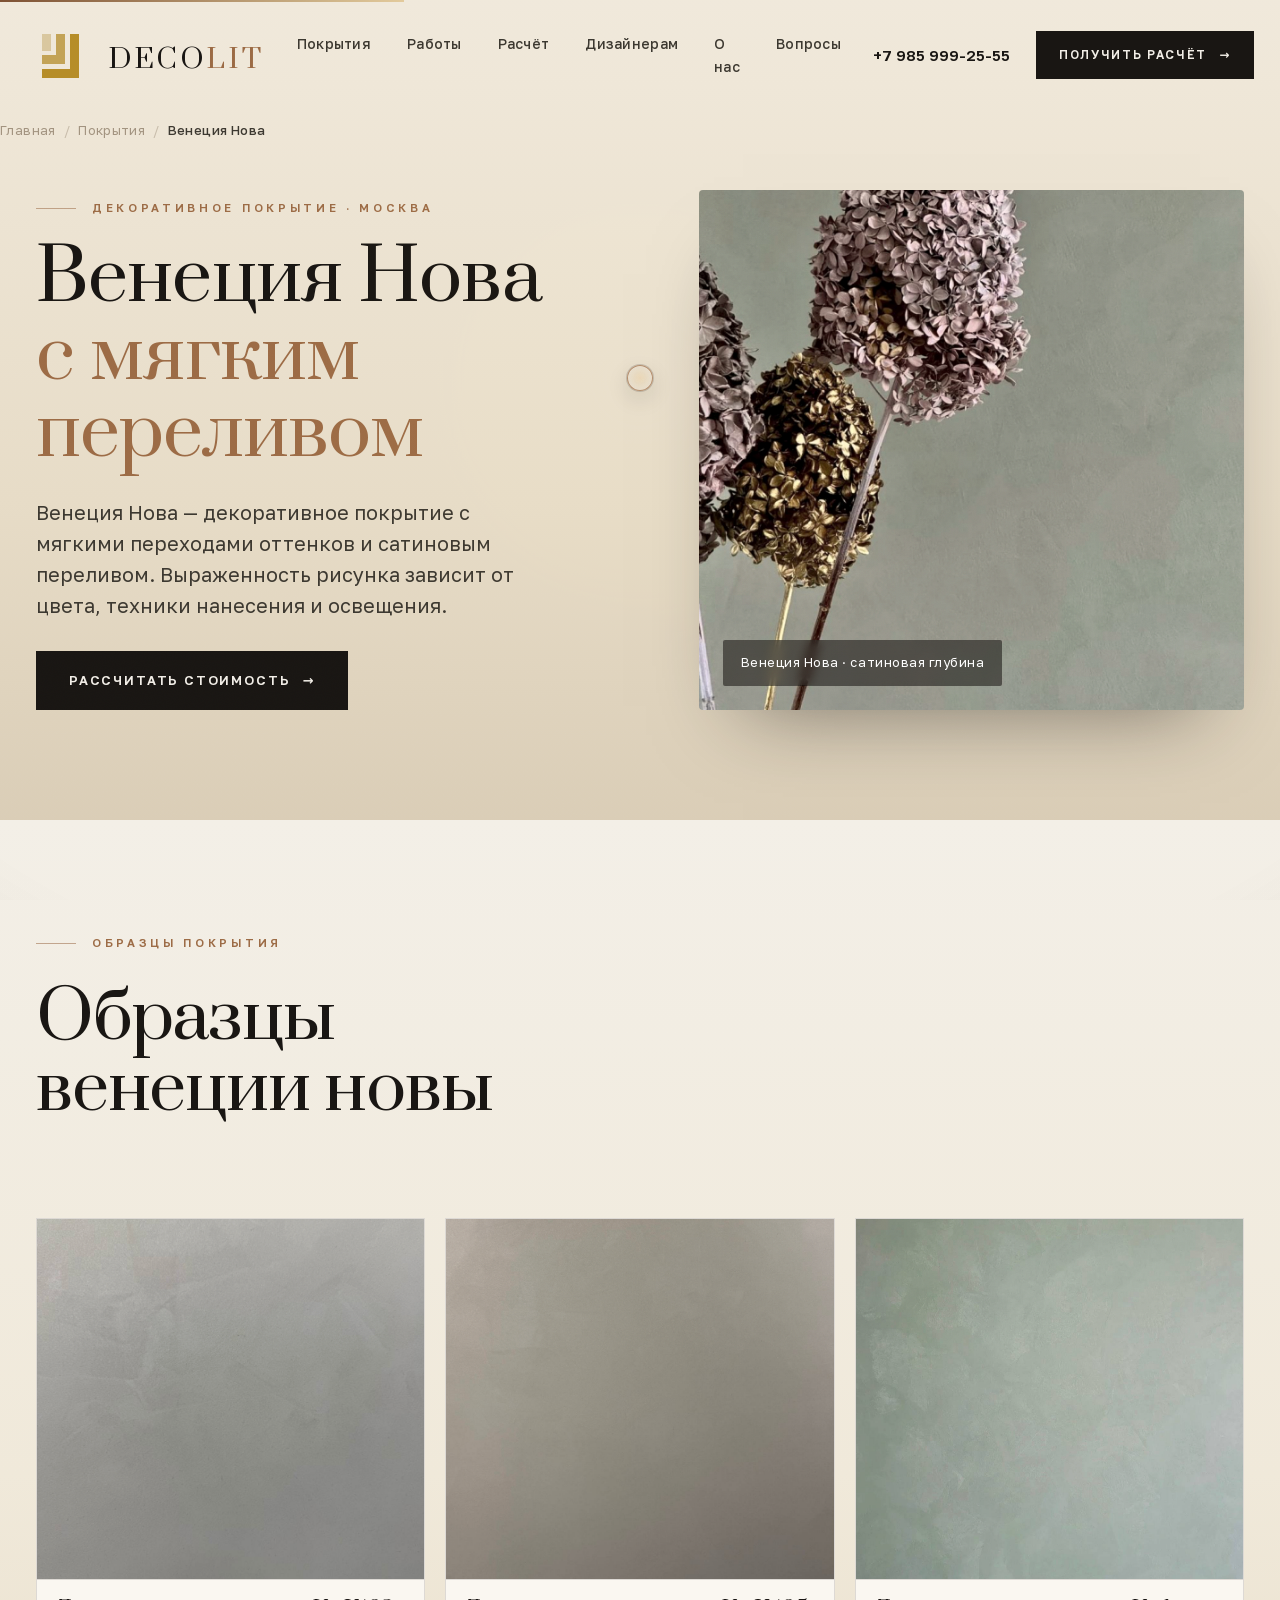
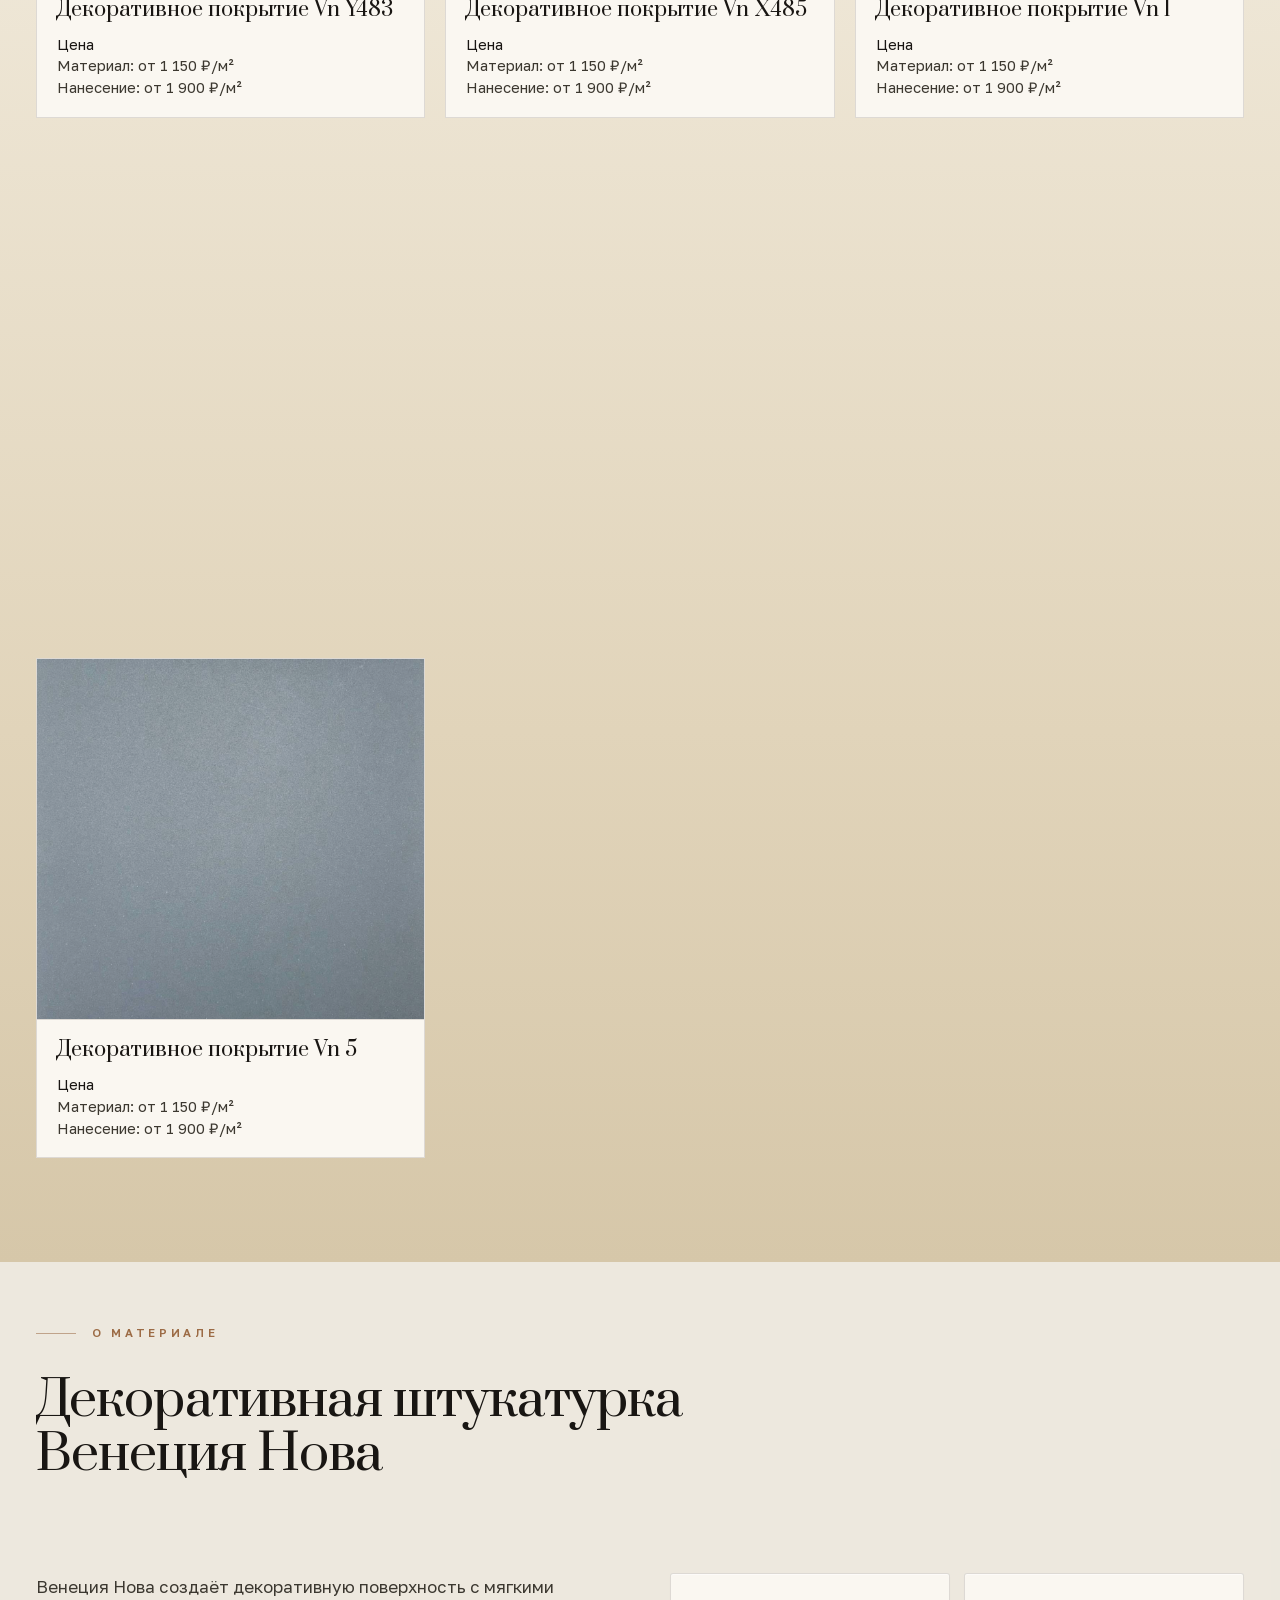
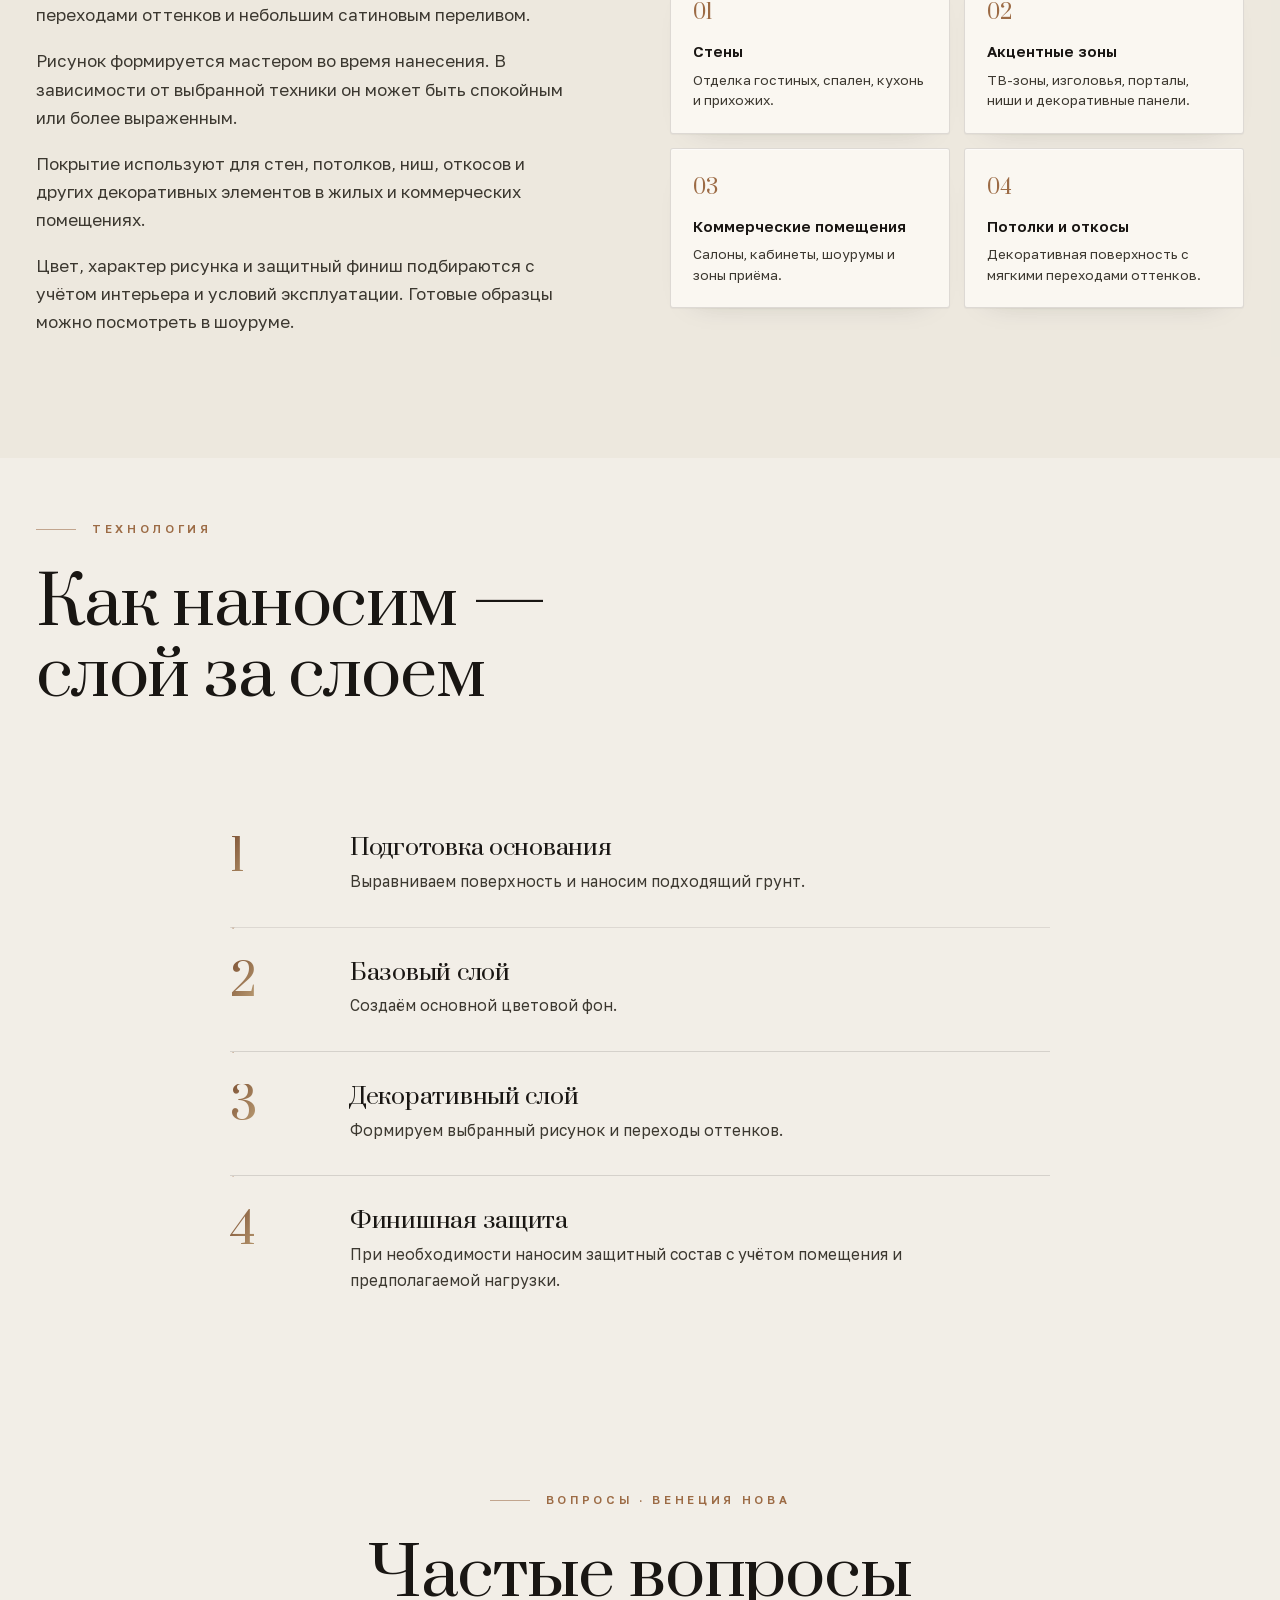
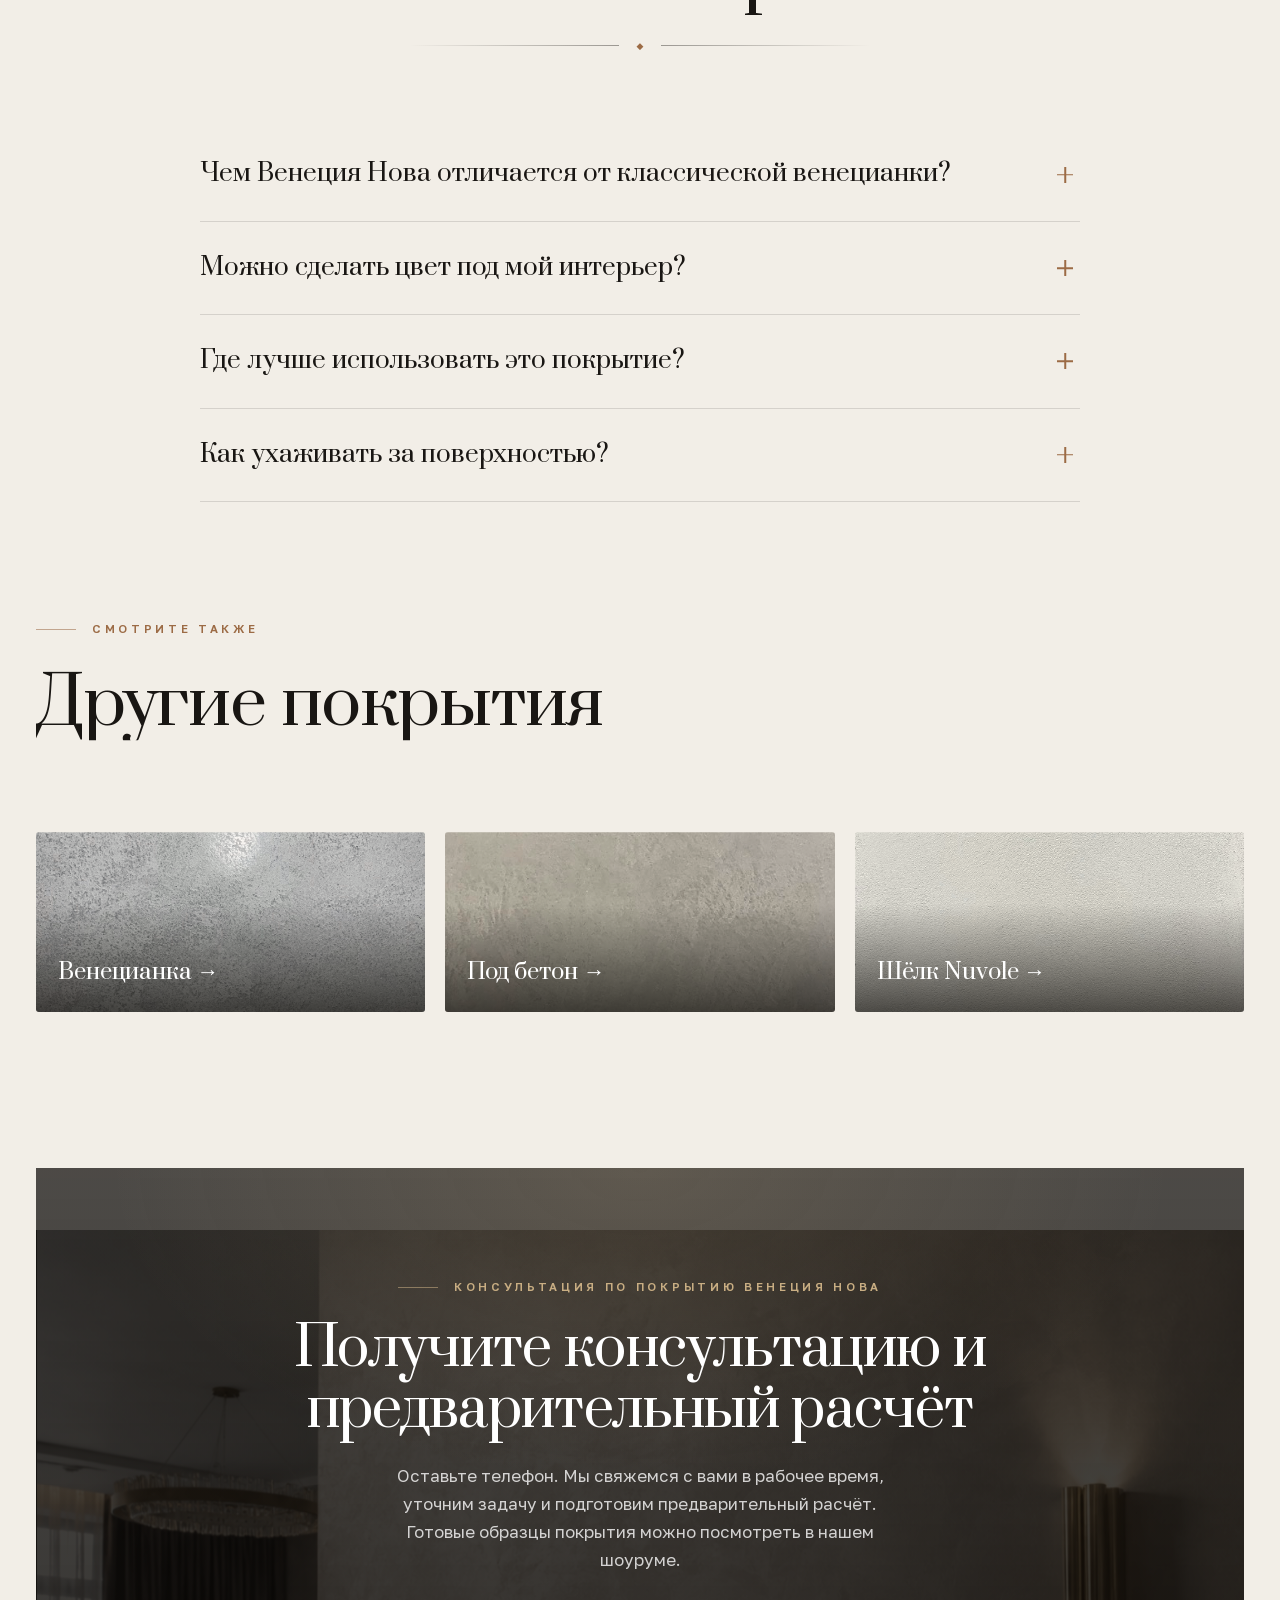
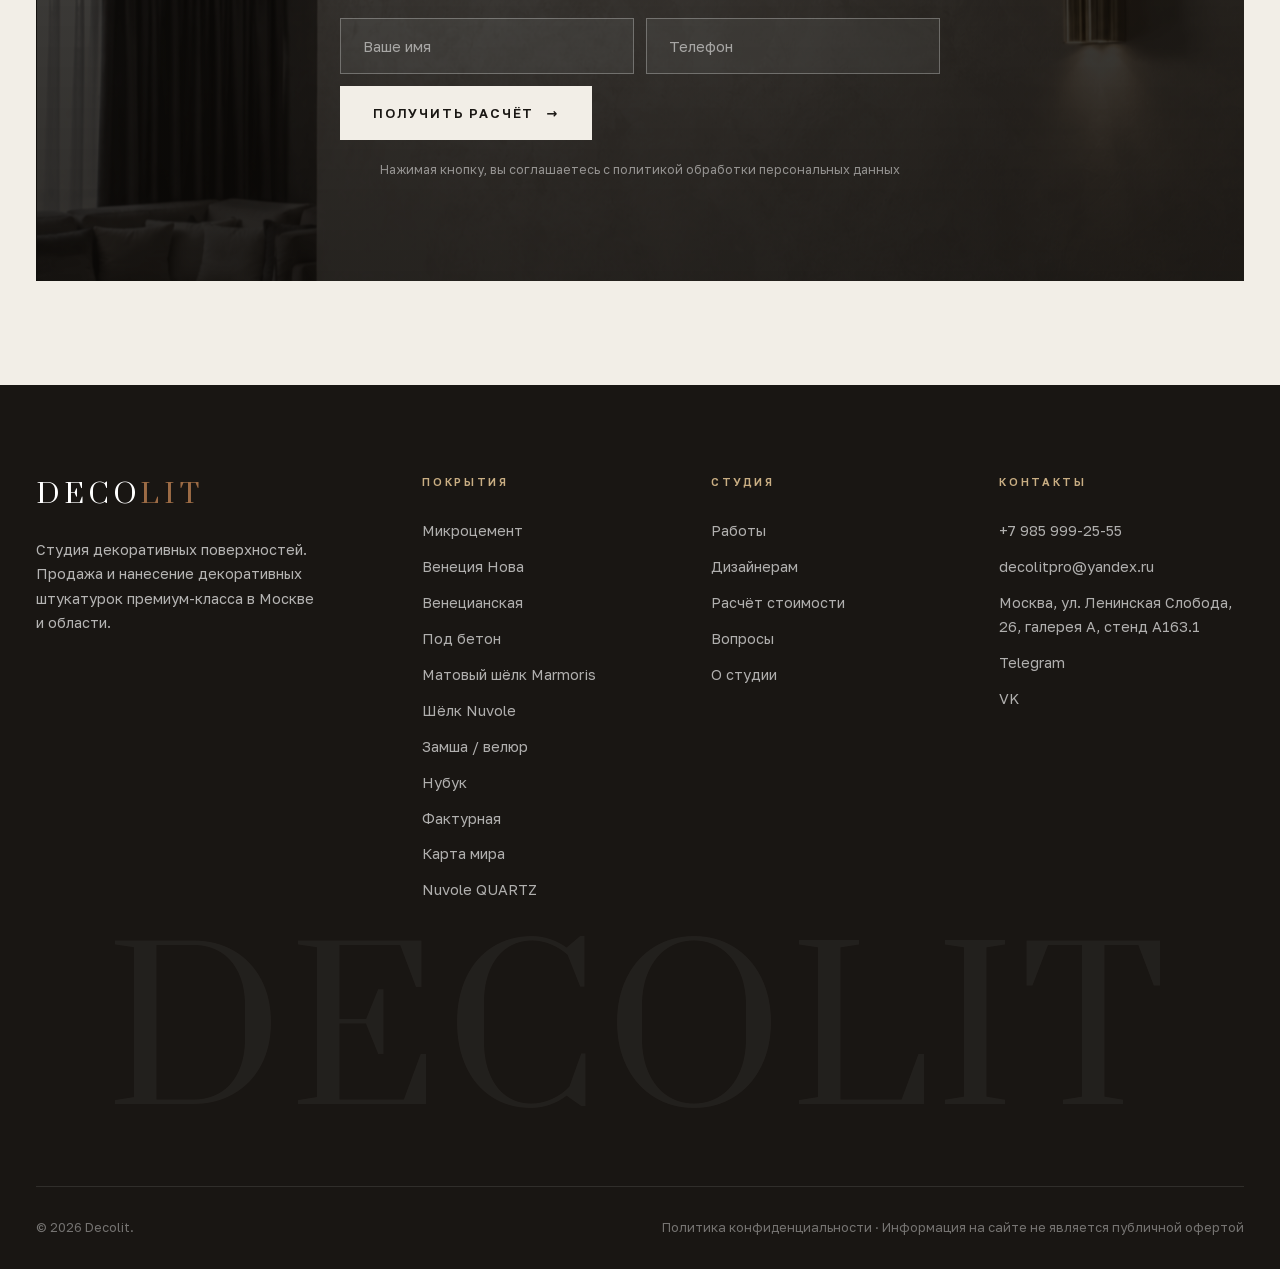
<file: site/pokrytiya/venezia-nova.html>
<!DOCTYPE html>
<html lang="ru">
<head>
<meta charset="UTF-8">
<meta name="viewport" content="width=device-width, initial-scale=1.0">
<script src="../js/metrika.js"></script>
<title>Венеция Нова в Москве — материал от 1 150 ₽/м², нанесение от 1 900 ₽/м² · Деколит</title>
<meta name="description" content="Венеция Нова для стен и потолков в Москве: мягкие переходы оттенков и сатиновый перелив. Материал от 1 150 ₽/м², нанесение от 1 900 ₽/м². Образцы в шоуруме Деколит.">
<link rel="canonical" href="https://decolitpro.ru/pokrytiya/venezia-nova.html">
<meta name="robots" content="index,follow">
<meta property="og:type" content="website">
<meta property="og:locale" content="ru_RU">
<meta property="og:site_name" content="Деколит">
<meta property="og:title" content="Венеция Нова в Москве — материал от 1 150 ₽/м², нанесение от 1 900 ₽/м² · Деколит">
<meta property="og:description" content="Венеция Нова для стен и потолков в Москве: мягкие переходы оттенков и сатиновый перелив. Материал от 1 150 ₽/м², нанесение от 1 900 ₽/м². Образцы в шоуруме Деколит.">
<meta property="og:url" content="https://decolitpro.ru/pokrytiya/venezia-nova.html">
<meta property="og:image" content="https://decolitpro.ru/assets/img/og-hero-20260801.png">
<meta property="og:image:width" content="1717">
<meta property="og:image:height" content="916">
<meta name="twitter:card" content="summary_large_image">
<meta name="twitter:title" content="Венеция Нова в Москве — материал от 1 150 ₽/м², нанесение от 1 900 ₽/м² · Деколит">
<meta name="twitter:description" content="Венеция Нова для стен и потолков в Москве: мягкие переходы оттенков и сатиновый перелив. Материал от 1 150 ₽/м², нанесение от 1 900 ₽/м². Образцы в шоуруме Деколит.">
<meta name="twitter:image" content="https://decolitpro.ru/assets/img/og-hero-20260801.png">
<!-- Цены обновлены по decolitpro.ru. Объекты и часть фото пока требуют подтверждения. -->
<link rel="preload" href="../assets/fonts/prata-cyr.woff2" as="font" type="font/woff2" crossorigin>
<link rel="preload" href="../assets/fonts/golos-cyr.woff2" as="font" type="font/woff2" crossorigin>
<link rel="stylesheet" href="../css/fonts.css">
<link rel="stylesheet" href="../css/style.css?v=no-card-lightbox-css-20260709">
<link rel="stylesheet" href="../css/service.css?v=a07075c-fresh">
<link rel="stylesheet" href="../css/effects.css">
</head>
<body>

<!-- HEADER -->
<header id="hdr" class="scrolled">
  <div class="wrap nav">
    <a href="../index.html" class="logo">DECO<b>LIT</b></a>
    <nav class="nav-links">
      <a href="../index.html#materials">Покрытия</a>
      <a href="../index.html#works">Работы</a>
      <a href="../index.html#calc">Расчёт</a>
      <a href="../index.html#designers">Дизайнерам</a>
      <a href="../o-studii.html">О нас</a>
      <a href="../index.html#faq">Вопросы</a>
    </nav>
    <div class="nav-right">
      <span class="phone">+7 985 999-25-55</span>
      <a href="#contact" class="btn">Получить расчёт</a>
      <button class="burger" id="burger" aria-label="Меню"><span></span><span></span><span></span></button>
    </div>
  </div>
</header>

<div class="mobile-nav" id="mnav">
  <button class="x" id="mx" aria-label="Закрыть">×</button>
  <a href="../index.html#materials">Покрытия</a>
  <a href="../index.html#works">Работы</a>
  <a href="../index.html#calc">Расчёт</a>
  <a href="../index.html#designers">Дизайнерам</a>
  <a href="../o-studii.html">О нас</a>
  <a href="../index.html#faq">Вопросы</a>
  <a href="#contact" class="btn">Получить расчёт</a>
</div>

<!-- BREADCRUMBS -->
<div class="wrap crumbs">
  <a href="../index.html">Главная</a><span>/</span><a href="../index.html#materials">Покрытия</a><span>/</span><b>Венеция Нова</b>
</div>

<!-- HERO -->
<section class="svc-hero">
  <div class="wrap">
    <div class="grid">
      <div>
        <span class="eyebrow">Декоративное покрытие · Москва</span>
        <h1>Венеция Нова <em>с мягким переливом</em></h1>
        <p class="sub">Венеция Нова — декоративное покрытие с мягкими переходами оттенков и сатиновым переливом. Выраженность рисунка зависит от цвета, техники нанесения и освещения.</p>
        <div class="cta">
          <a href="#contact" class="btn">Рассчитать стоимость</a>
        </div>
      </div>
      <div class="visual">
        <div class="surface photo grain" style="background-image:url('../assets/img/materials/tilda-venezia-nova.png');background-position:center"></div>
        <div class="badge">Венеция Нова · сатиновая глубина</div>
      </div>
    </div>
  </div>
</section>

<!-- ЧТО ЭТО / ГДЕ ПРИМЕНЯЮТ -->
<section class="section section-alt">
  <div class="wrap">
    <div class="section-head reveal">
      <span class="eyebrow">Что это</span>
      <h2>Декоративная штукатурка Венеция Нова</h2>
    </div>
    <div class="about-grid">
      <div class="lead-txt reveal">
        <p>Венеция Нова создаёт декоративную поверхность с мягкими переходами оттенков и небольшим сатиновым переливом.</p>
        <p>Рисунок формируется мастером во время нанесения. В зависимости от выбранной техники он может быть спокойным или более выраженным.</p>
        <p>Покрытие используют для стен, потолков, ниш, откосов и других декоративных элементов в жилых и коммерческих помещениях.</p>
        <p>Цвет, характер рисунка и защитный финиш подбираются с учётом интерьера и условий эксплуатации. Готовые образцы можно посмотреть в шоуруме.</p>
      </div>
      <div class="apply reveal" data-d="1">
        <div class="a-item"><div class="ic">01</div><h4>Стены</h4><p>Отделка гостиных, спален, кухонь и прихожих.</p></div>
        <div class="a-item"><div class="ic">02</div><h4>Акцентные зоны</h4><p>ТВ-зоны, изголовья, порталы, ниши и декоративные панели.</p></div>
        <div class="a-item"><div class="ic">03</div><h4>Коммерческие помещения</h4><p>Салоны, кабинеты, шоурумы и зоны приёма.</p></div>
        <div class="a-item"><div class="ic">04</div><h4>Потолки и откосы</h4><p>Декоративная поверхность с мягкими переходами оттенков.</p></div>
      </div>
    </div>
  </div>
</section>

<!-- ОБРАЗЦЫ МАТЕРИАЛА -->
<section class="section section-alt samples-warm">
  <div class="wrap">
    <div class="section-head reveal">
      <span class="eyebrow">Образцы покрытия</span>
      <h2>Образцы венеции новы</h2>
    </div>
    <div class="sample-grid sample-grid-microcement">
      <article class="sample-card reveal" data-d="0">
        <div class="surface venezia-nova-sample" style="background-image:url('../assets/img/samples/venezia-nova/vn-y483.png')"></div>
        <div class="sample-cap"><div class="sample-title">Декоративное покрытие Vn Y483</div><div class="sample-note sample-price">Цена<span>Материал: от 1 150 ₽/м²</span><span>Нанесение: от 1 900 ₽/м²</span></div></div>
      </article>
      <article class="sample-card reveal" data-d="1">
        <div class="surface venezia-nova-sample" style="background-image:url('../assets/img/samples/venezia-nova/vn-x485.png')"></div>
        <div class="sample-cap"><div class="sample-title">Декоративное покрытие Vn X485</div><div class="sample-note sample-price">Цена<span>Материал: от 1 150 ₽/м²</span><span>Нанесение: от 1 900 ₽/м²</span></div></div>
      </article>
      <article class="sample-card reveal" data-d="2">
        <div class="surface venezia-nova-sample" style="background-image:url('../assets/img/samples/venezia-nova/vn-01.png')"></div>
        <div class="sample-cap"><div class="sample-title">Декоративное покрытие Vn 1</div><div class="sample-note sample-price">Цена<span>Материал: от 1 150 ₽/м²</span><span>Нанесение: от 1 900 ₽/м²</span></div></div>
      </article>
      <article class="sample-card reveal" data-d="0">
        <div class="surface venezia-nova-sample" style="background-image:url('../assets/img/samples/venezia-nova/vn-02.png')"></div>
        <div class="sample-cap"><div class="sample-title">Декоративное покрытие Vn 2</div><div class="sample-note sample-price">Цена<span>Материал: от 1 150 ₽/м²</span><span>Нанесение: от 1 900 ₽/м²</span></div></div>
      </article>
      <article class="sample-card reveal" data-d="1">
        <div class="surface venezia-nova-sample" style="background-image:url('../assets/img/samples/venezia-nova/vn-03.png')"></div>
        <div class="sample-cap"><div class="sample-title">Декоративное покрытие Vn 3</div><div class="sample-note sample-price">Цена<span>Материал: от 1 150 ₽/м²</span><span>Нанесение: от 1 900 ₽/м²</span></div></div>
      </article>
      <article class="sample-card reveal" data-d="2">
        <div class="surface venezia-nova-sample" style="background-image:url('../assets/img/samples/venezia-nova/vn-04.png')"></div>
        <div class="sample-cap"><div class="sample-title">Декоративное покрытие Vn 4</div><div class="sample-note sample-price">Цена<span>Материал: от 1 150 ₽/м²</span><span>Нанесение: от 1 900 ₽/м²</span></div></div>
      </article>
      <article class="sample-card reveal" data-d="0">
        <div class="surface venezia-nova-sample" style="background-image:url('../assets/img/samples/venezia-nova/vn-05.png')"></div>
        <div class="sample-cap"><div class="sample-title">Декоративное покрытие Vn 5</div><div class="sample-note sample-price">Цена<span>Материал: от 1 150 ₽/м²</span><span>Нанесение: от 1 900 ₽/м²</span></div></div>
      </article>
    </div>
  </div>
</section>

<!-- ПРОЦЕСС НАНЕСЕНИЯ -->
<section class="section">
  <div class="wrap">
    <div class="section-head reveal">
      <span class="eyebrow">Технология</span>
      <h2>Как наносим — слой за слоем</h2>
    </div>
    <div class="flow">
      <div class="row reveal"><div class="step-no">1</div><div><h3>Подготовка основания</h3><p>Выравниваем поверхность и наносим подходящий грунт.</p></div></div>
      <div class="row reveal"><div class="step-no">2</div><div><h3>Базовый слой</h3><p>Создаём основной цветовой фон.</p></div></div>
      <div class="row reveal"><div class="step-no">3</div><div><h3>Декоративный слой</h3><p>Формируем выбранный рисунок и переходы оттенков.</p></div></div>
      <div class="row reveal"><div class="step-no">4</div><div><h3>Финишная защита</h3><p>При необходимости наносим защитный состав с учётом помещения и предполагаемой нагрузки.</p></div></div>
    </div>
  </div>
</section>

<!-- FAQ -->
<section class="section" id="faq">
  <div class="wrap">
    <div class="section-head section-head-center reveal">
      <span class="eyebrow eyebrow-center">Вопросы · Венеция Нова</span>
      <h2>Частые вопросы</h2>
      <div class="seam"><span>◆</span></div>
    </div>
    <div class="faq">
      <div class="q reveal"><button>Чем Венеция Нова отличается от классической венецианки?<span class="ic"></span></button><div class="a"><p>Классическая венецианская штукатурка создаёт эффект мрамора и может иметь более выраженный блеск. Венеция Нова отличается мягкими переходами оттенков и спокойным сатиновым переливом. Сравнить покрытия можно по готовым образцам в шоуруме.</p></div></div>
      <div class="q reveal"><button>Можно сделать цвет под мой интерьер?<span class="ic"></span></button><div class="a"><p>Цвет и характер рисунка можно выбрать по готовым образцам в шоуруме. Внешний вид покрытия может меняться в зависимости от освещения помещения.</p></div></div>
      <div class="q reveal"><button>Где лучше использовать это покрытие?<span class="ic"></span></button><div class="a"><p>Венецию Нова используют на стенах, потолках, нишах и откосах внутри сухих помещений. Для ванных и душевых рекомендуется выбрать другое покрытие.</p></div></div>
      <div class="q reveal"><button>Как ухаживать за поверхностью?<span class="ic"></span></button><div class="a"><p>Для сухой уборки используют мягкую щётку или ткань. Возможность влажной уборки зависит от выбранного защитного покрытия. Не рекомендуется применять абразивы и агрессивную химию.</p></div></div>
    </div>
  </div>
</section>

<!-- ДРУГИЕ ПОКРЫТИЯ -->
<section class="section">
  <div class="wrap">
    <div class="section-head reveal">
      <span class="eyebrow">Смотрите также</span>
      <h2>Другие покрытия</h2>
    </div>
    <div class="cross reveal">
      <a href="venecianka.html"><div class="surface photo grain" style="background-image:url('../assets/img/samples/venecianka/sample-1.jpg');background-position:center"></div><div class="t">Венецианка →</div></a>
      <a href="beton.html"><div class="surface photo grain" style="background-image:url('../assets/img/samples/beton/sample-1.jpg');background-position:center"></div><div class="t">Под бетон →</div></a>
      <a href="shelk.html"><div class="surface photo grain" style="background-image:url('../assets/img/materials/silk-plaster.jpg');background-position:center"></div><div class="t">Шёлк Nuvole →</div></a>
    </div>
  </div>
</section>

<!-- FINAL CTA -->
<section class="section" id="contact">
  <div class="wrap">
    <div class="final reveal">
      <div class="tex tex-venetian grain"></div>
      <span class="eyebrow eyebrow-sand eyebrow-center">Консультация по покрытию Венеция Нова</span>
      <h2>Получите консультацию и предварительный расчёт</h2>
      <p>Оставьте телефон. Мы свяжемся с вами в рабочее время, уточним задачу и подготовим предварительный расчёт. Готовые образцы покрытия можно посмотреть в нашем шоуруме.</p>
      <form class="form" novalidate data-lead-form>
        <input type="text" name="name" placeholder="Ваше имя" aria-label="Имя" autocomplete="name" required>
        <input type="tel" name="phone" placeholder="Телефон" aria-label="Телефон" autocomplete="tel" required>
        <button class="btn btn-light" type="submit">Получить расчёт</button>
      </form>
      <div class="form-note">Нажимая кнопку, вы соглашаетесь с <a href="../politika.html">политикой обработки персональных данных</a></div>
    </div>
  </div>
</section>

<!-- FOOTER -->
<footer>
  <div class="wrap">
    <div class="foot">
      <div>
        <div class="logo">DECO<b>LIT</b></div>
        <p>Студия декоративных поверхностей. Продажа и нанесение декоративных штукатурок премиум-класса в Москве и области.</p>
      </div>
      <div>
        <h4>Покрытия</h4>
        <a href="mikrocement.html">Микроцемент</a>
        <a href="venezia-nova.html">Венеция Нова</a>
        <a href="venecianka.html">Венецианская</a>
        <a href="beton.html">Под бетон</a>
        <a href="marmoris.html">Матовый шёлк Marmoris</a>
        <a href="shelk.html">Шёлк Nuvole</a>
        <a href="zamsha.html">Замша / велюр</a>
        <a href="nubuk.html">Нубук</a>
        <a href="fakturnaya.html">Фактурная</a>
        <a href="karta-mira.html">Карта мира</a>
        <a href="nuvole-quartz.html">Nuvole QUARTZ</a>
      </div>
      <div>
        <h4>Студия</h4>
        <a href="../index.html#works">Работы</a>
        <a href="../index.html#designers">Дизайнерам</a>
        <a href="../index.html#calc">Расчёт стоимости</a>
        <a href="../index.html#faq">Вопросы</a>
        <a href="../o-studii.html">О студии</a>
      </div>
      <div>
        <h4>Контакты</h4>
        <a href="tel:+79859992555">+7 985 999-25-55</a>
        <a href="mailto:decolitpro@yandex.ru">decolitpro@yandex.ru</a>
        <a href="https://yandex.ru/maps/?text=Москва%2C+ул.+Ленинская+Слобода%2C+26" target="_blank" rel="noopener">Москва, ул. Ленинская Слобода, 26, галерея А, стенд А163.1</a>
        <a href="https://t.me/decolitpro" target="_blank" rel="noopener">Telegram</a>
        <a href="https://vk.com/decolitpro" target="_blank" rel="noopener">VK</a>
      </div>
    </div>
    <div class="foot-mark" aria-hidden="true">DECOLIT</div>
    <div class="foot-bottom">
      <span>© 2026 Decolit.</span>
      <span><a href="../politika.html">Политика конфиденциальности</a> · Информация на сайте не является публичной офертой</span>
    </div>
  </div>
</footer>

<script src="../js/main.js?v=unified-material-pages-20260726"></script>
<script src="../js/effects.js?v=a07075c-fresh"></script>
<script type="application/ld+json">
{
  "@context": "https://schema.org",
  "@graph": [
    {
      "@type": "ProfessionalService",
      "@id": "https://decolitpro.ru/#organization",
      "name": "Деколит",
      "url": "https://decolitpro.ru/",
      "image": "https://decolitpro.ru/assets/img/og-hero-20260801.png",
      "telephone": "+79859992555",
      "email": "decolitpro@yandex.ru",
      "address": {
        "@type": "PostalAddress",
        "streetAddress": "ул. Ленинская Слобода, 26, галерея А, стенд А163.1",
        "addressLocality": "Москва",
        "addressCountry": "RU"
      },
      "areaServed": [
        "Москва",
        "Московская область"
      ],
      "priceRange": "₽₽₽",
      "sameAs": [
        "https://t.me/decolitpro",
        "https://vk.com/decolitpro"
      ]
    },
    {
      "@type": "Service",
      "@id": "https://decolitpro.ru/pokrytiya/venezia-nova.html#service",
      "serviceType": "Венеция Нова",
      "name": "Венеция Нова",
      "url": "https://decolitpro.ru/pokrytiya/venezia-nova.html",
      "description": "Венеция Нова для стен и потолков в Москве: мягкие переходы оттенков и сатиновый перелив. Материал от 1 150 ₽/м², нанесение от 1 900 ₽/м². Образцы в шоуруме Деколит.",
      "provider": {
        "@id": "https://decolitpro.ru/#organization"
      },
      "areaServed": [
        "Москва",
        "Московская область"
      ],
      "offers": {
        "@type": "Offer",
        "url": "https://decolitpro.ru/pokrytiya/venezia-nova.html",
        "priceCurrency": "RUB",
        "price": "3050",
        "availability": "https://schema.org/InStock",
        "itemCondition": "https://schema.org/NewCondition",
        "description": "Материал от 1 150 ₽/м², нанесение от 1 900 ₽/м²."
      }
    },
    {
      "@type": "BreadcrumbList",
      "@id": "https://decolitpro.ru/pokrytiya/venezia-nova.html#breadcrumb",
      "itemListElement": [
        {
          "@type": "ListItem",
          "position": 1,
          "name": "Главная",
          "item": "https://decolitpro.ru/"
        },
        {
          "@type": "ListItem",
          "position": 2,
          "name": "Венеция Нова",
          "item": "https://decolitpro.ru/pokrytiya/venezia-nova.html"
        }
      ]
    },
    {
      "@type": "WebPage",
      "@id": "https://decolitpro.ru/pokrytiya/venezia-nova.html#webpage",
      "url": "https://decolitpro.ru/pokrytiya/venezia-nova.html",
      "name": "Венеция Нова в Москве — материал от 1 150 ₽/м², нанесение от 1 900 ₽/м² · Деколит",
      "description": "Венеция Нова для стен и потолков в Москве: мягкие переходы оттенков и сатиновый перелив. Материал от 1 150 ₽/м², нанесение от 1 900 ₽/м². Образцы в шоуруме Деколит.",
      "isPartOf": {
        "@id": "https://decolitpro.ru/#website"
      },
      "mainEntity": {
        "@id": "https://decolitpro.ru/pokrytiya/venezia-nova.html#service"
      }
    }
  ]
}
</script>
</body>
</html>
</file>
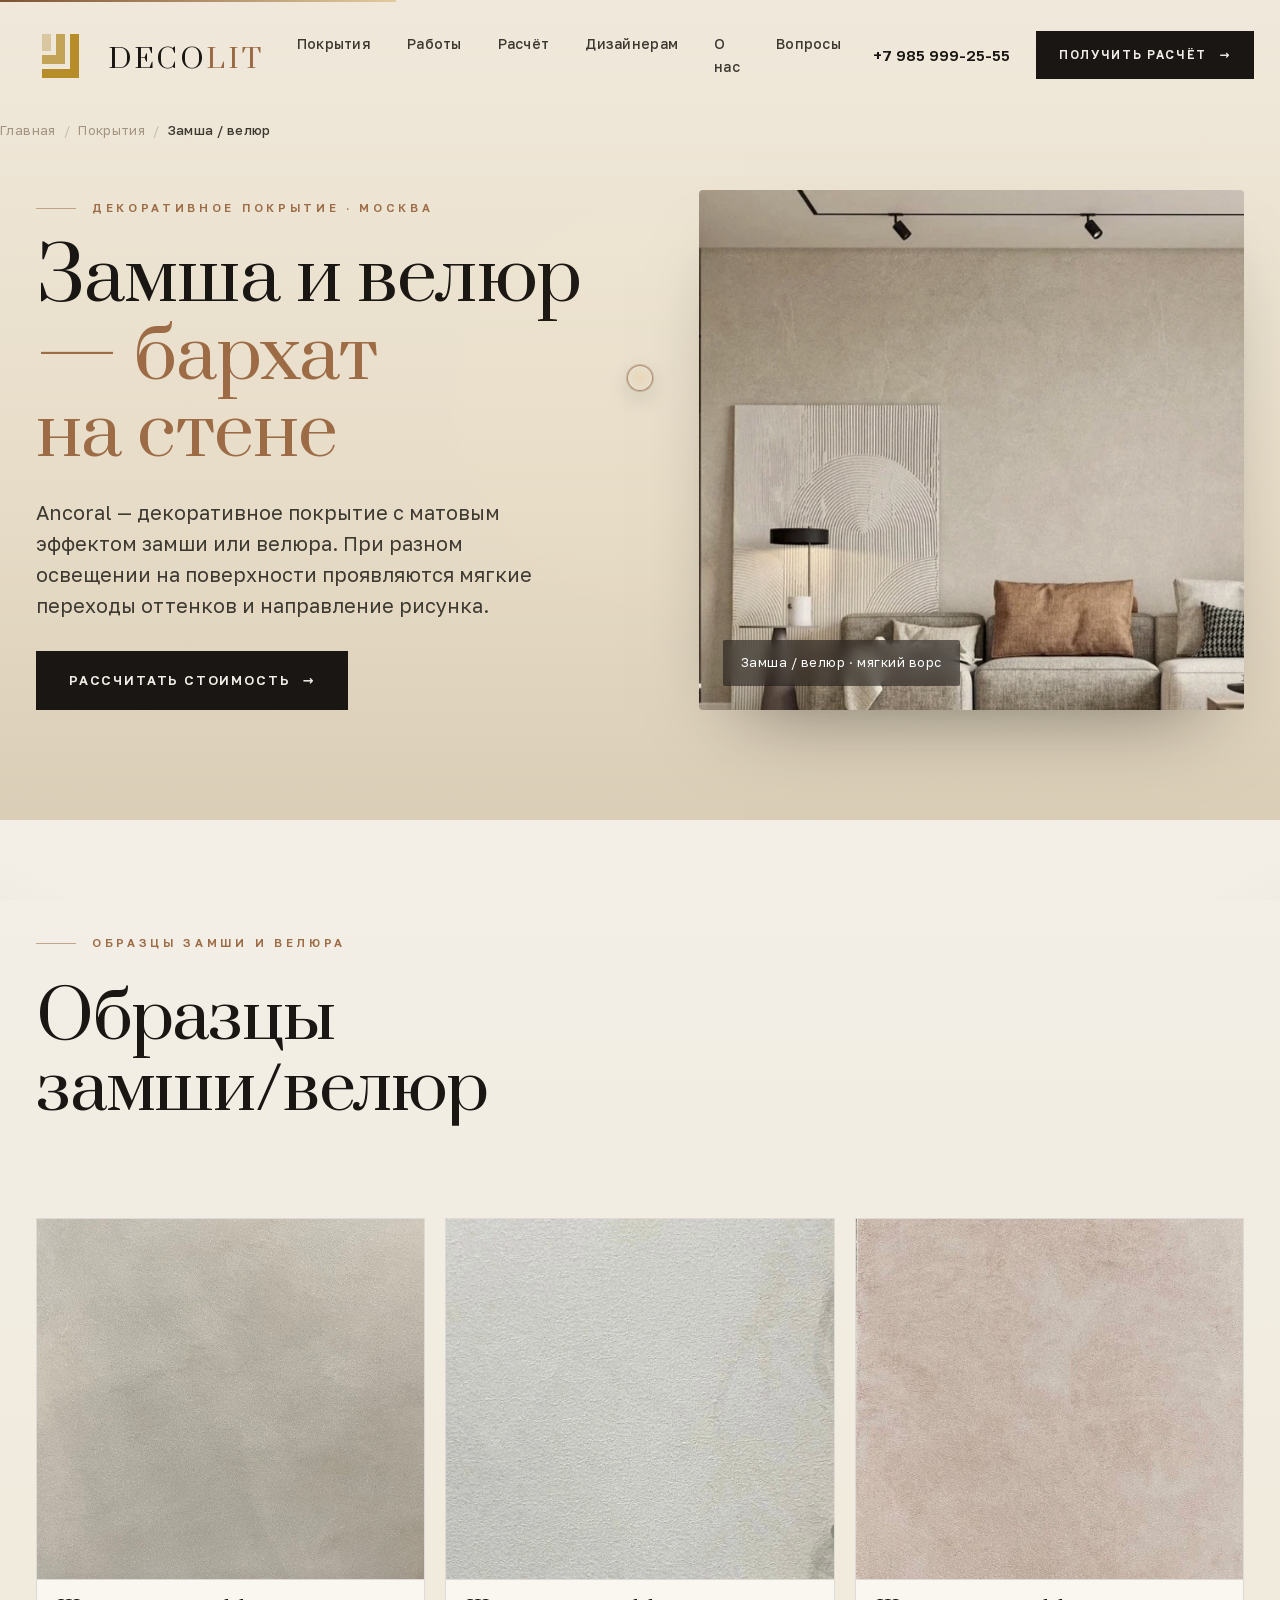
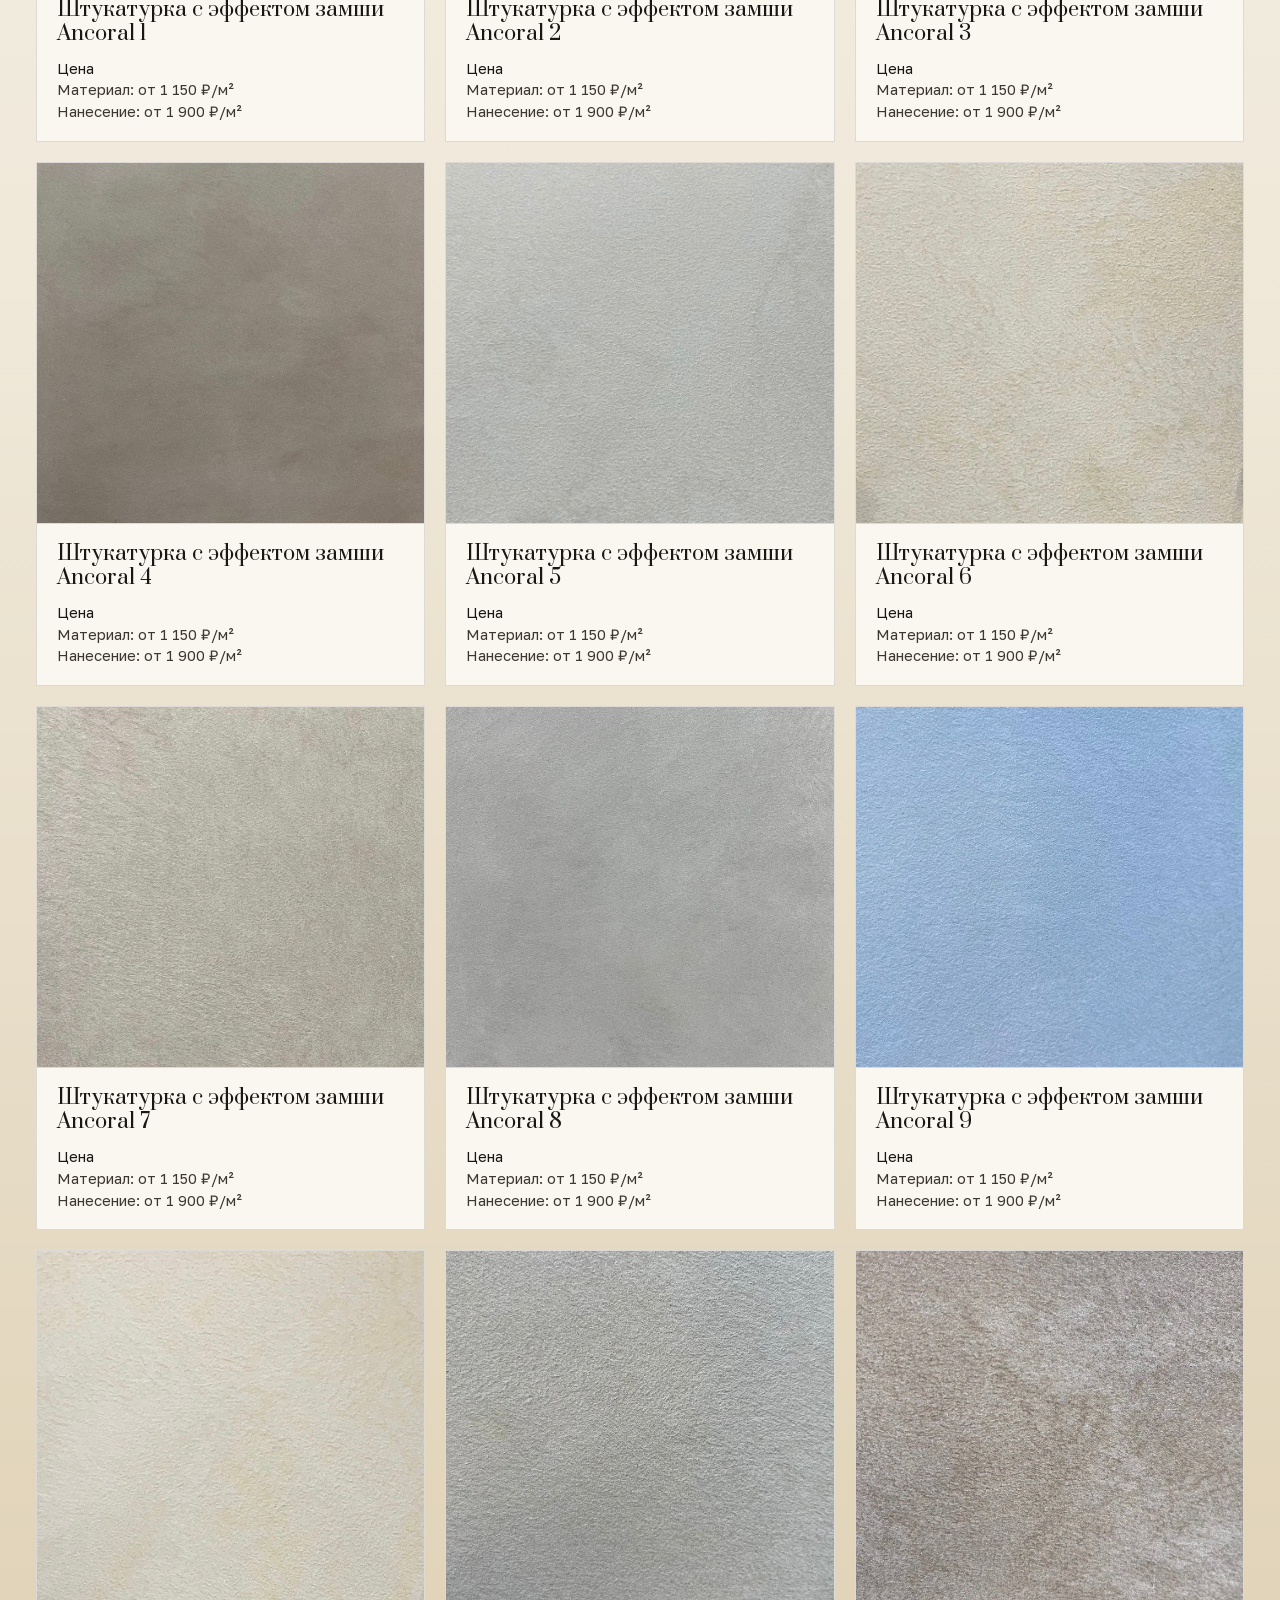
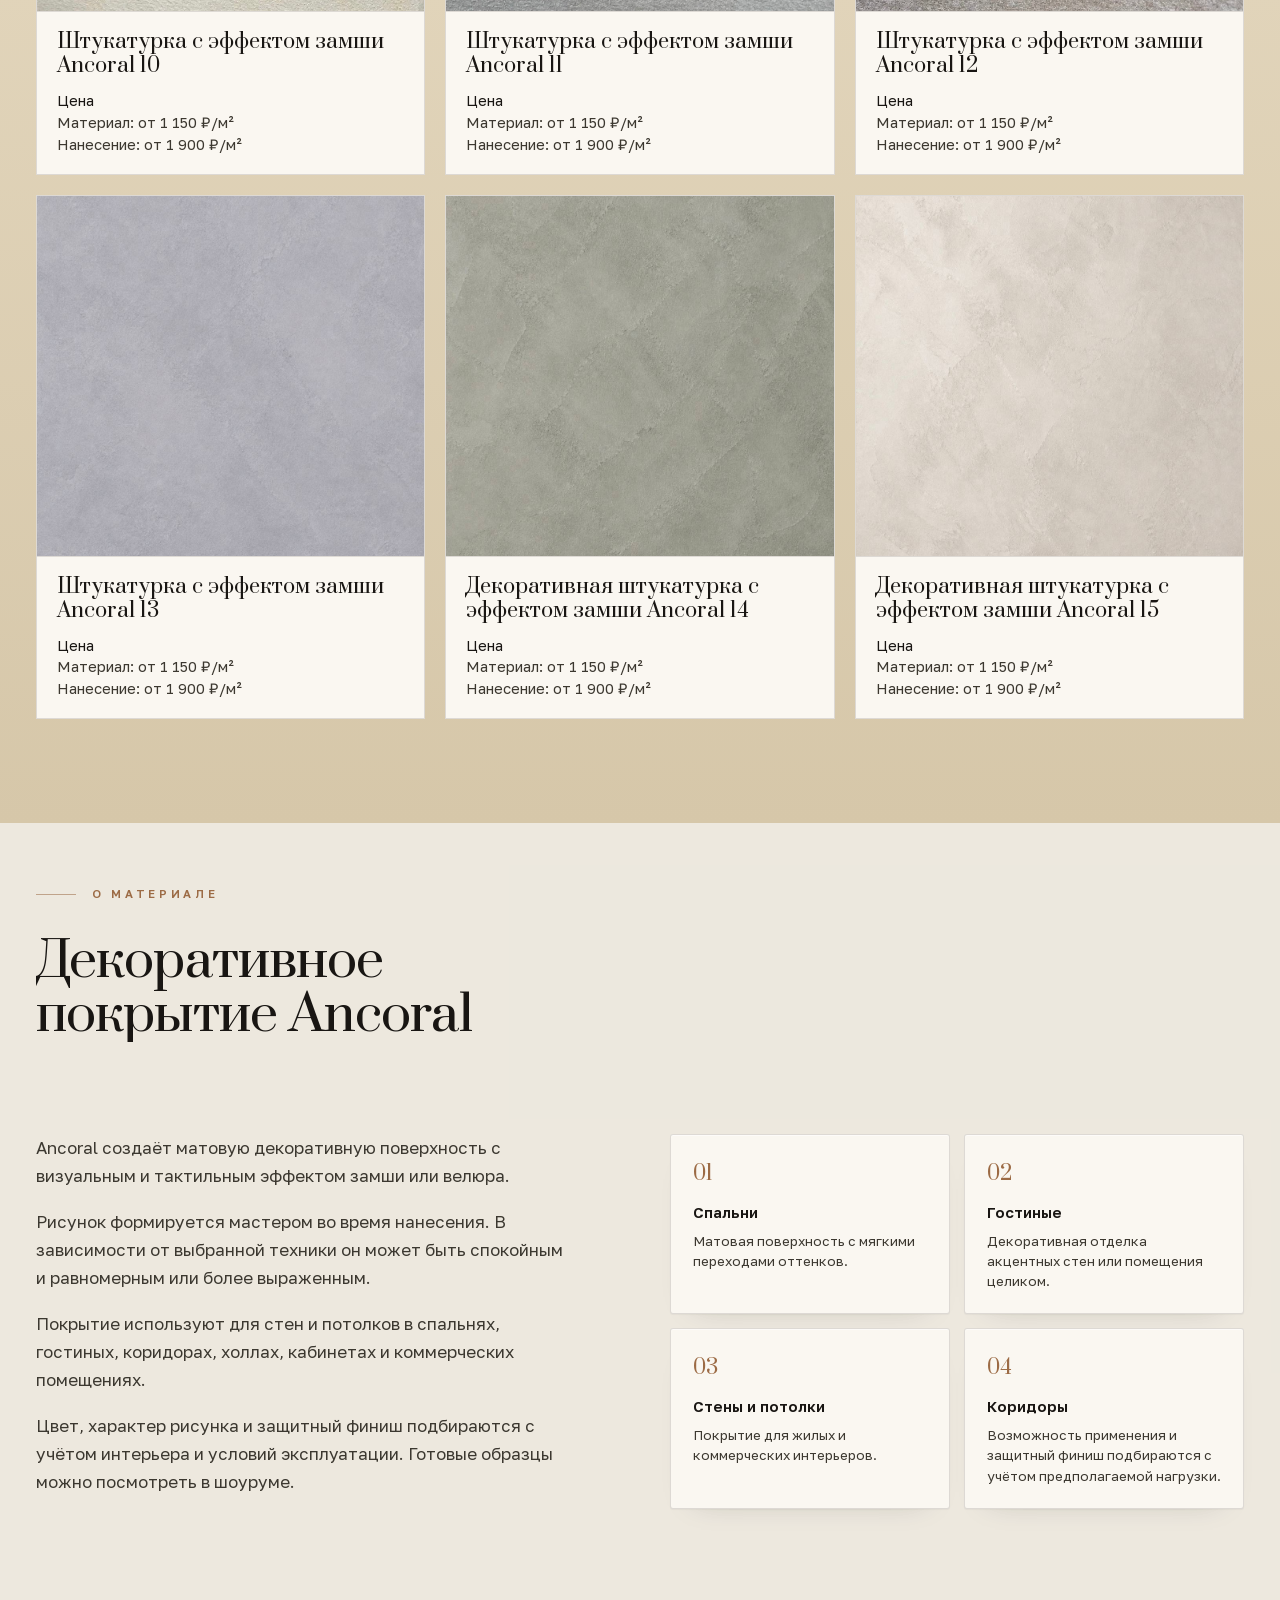
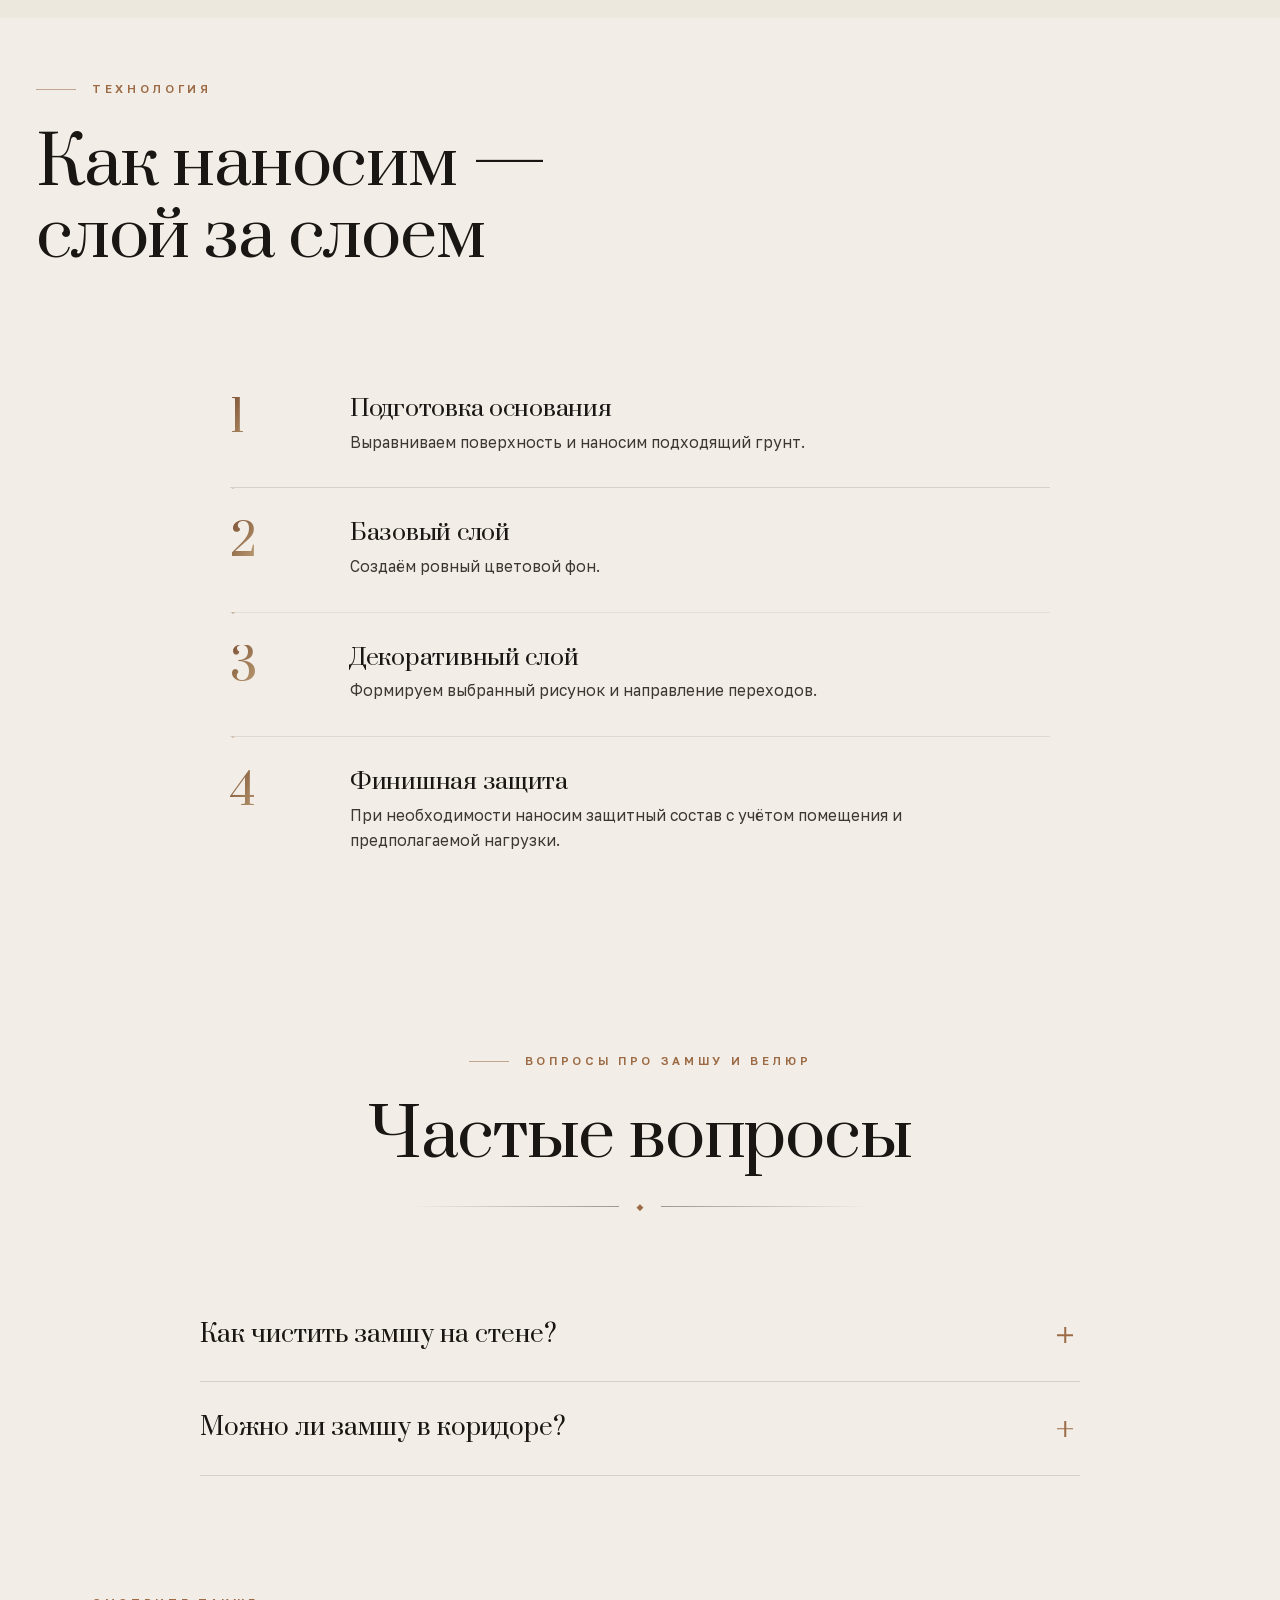
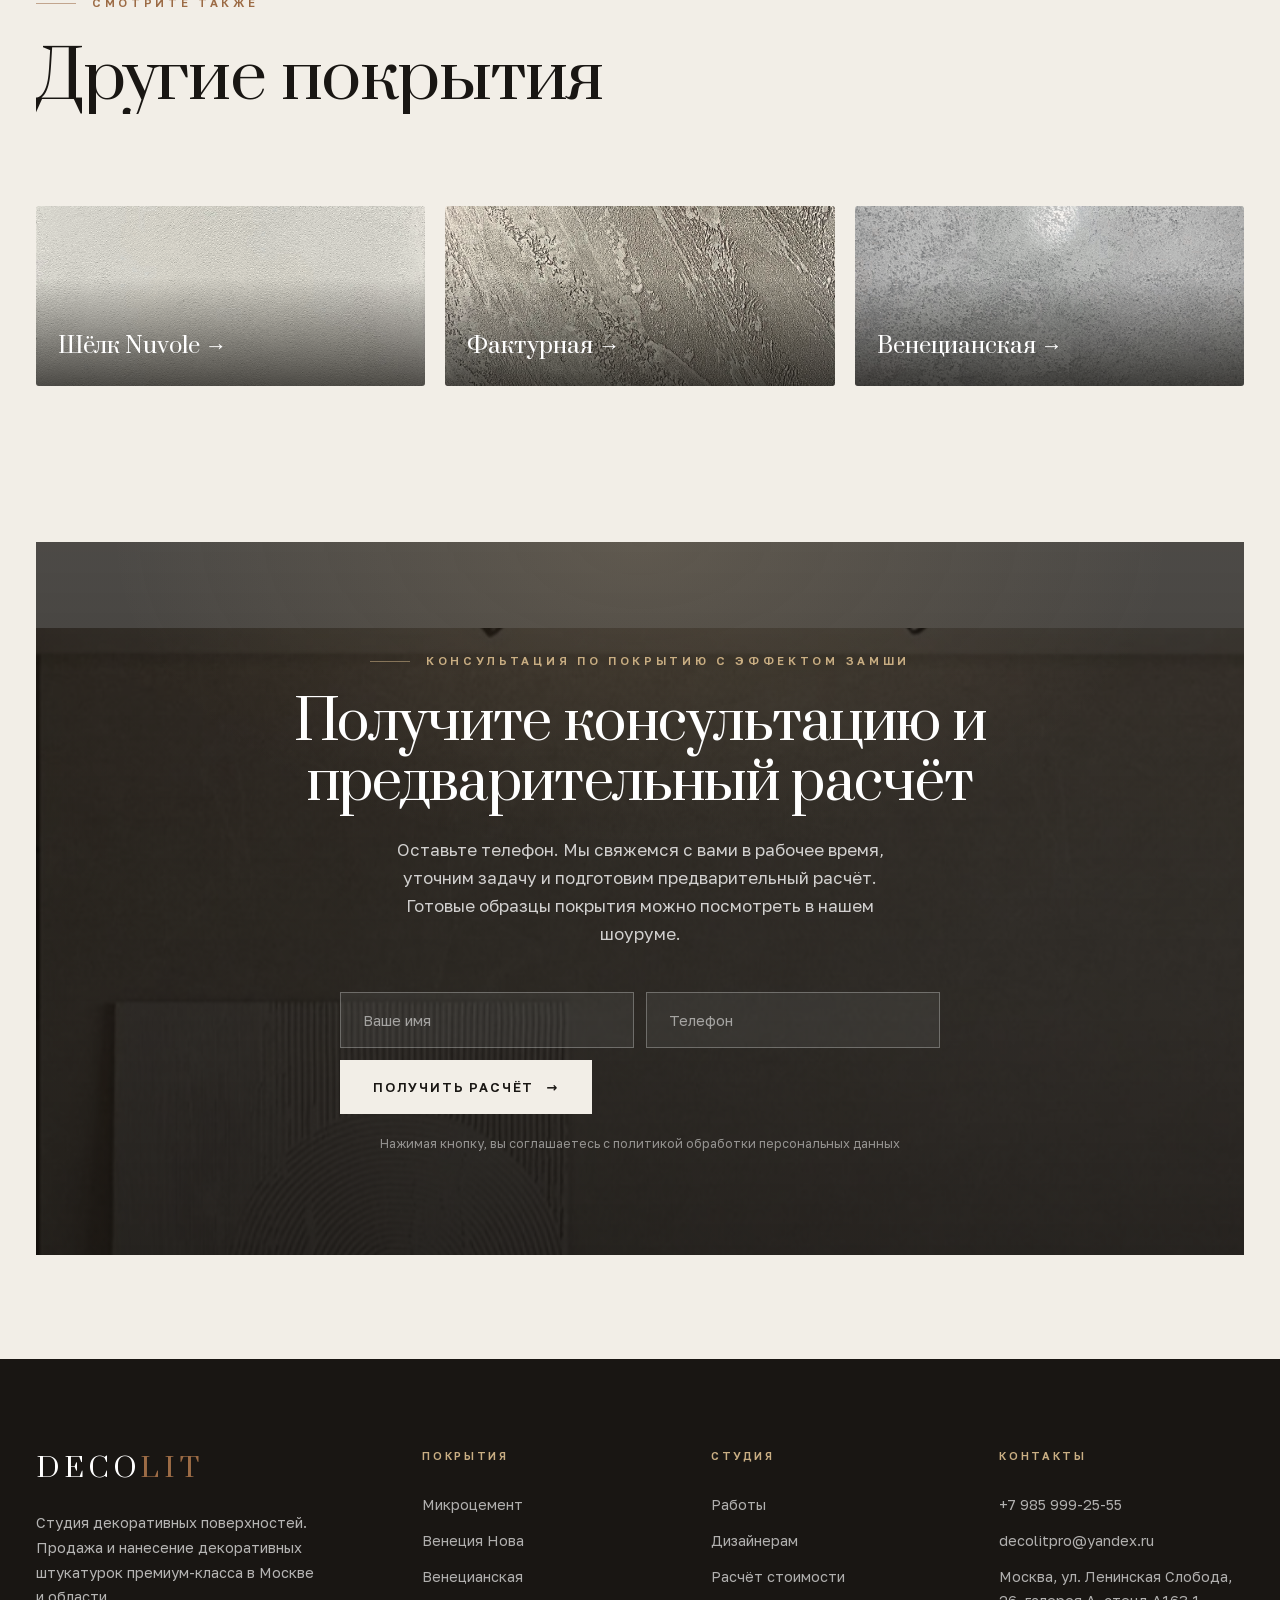
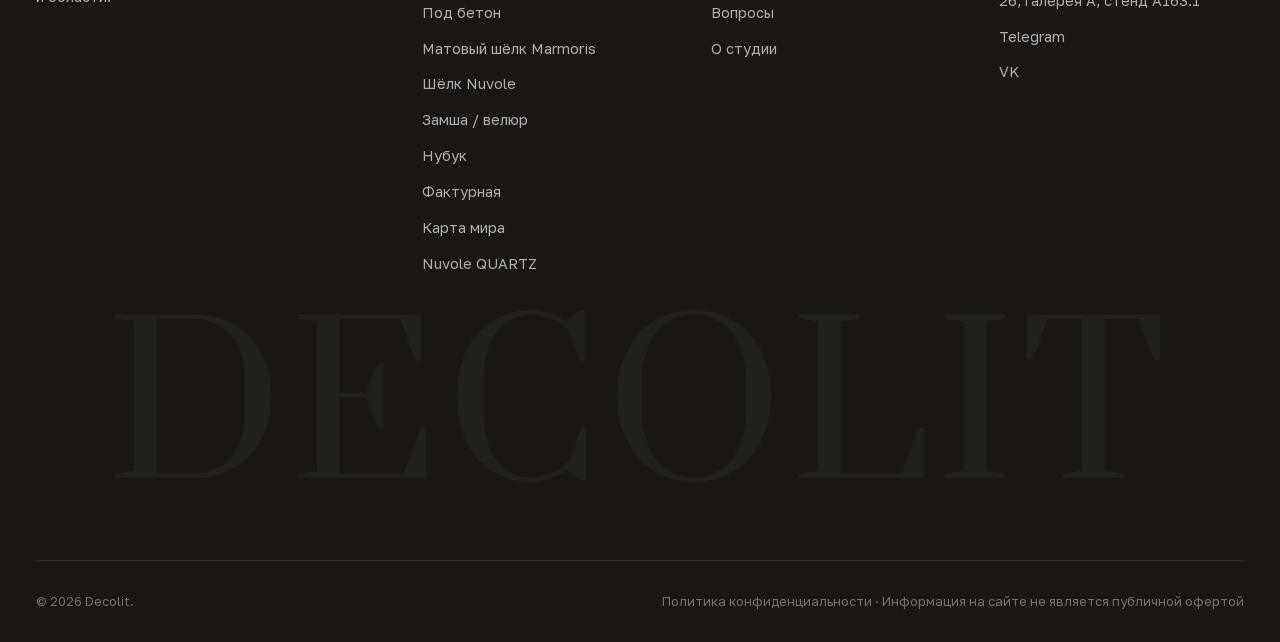
<file: site/pokrytiya/zamsha.html>
<!DOCTYPE html>
<html lang="ru">
<head>
<meta charset="UTF-8">
<meta name="viewport" content="width=device-width, initial-scale=1.0">
<script src="../js/metrika.js"></script>
<title>Замша и велюр в Москве — материал от 1 150 ₽/м², нанесение от 1 900 ₽/м² · Деколит</title>
<meta name="description" content="Декоративное покрытие Ancoral с эффектом замши и велюра для стен и потолков в Москве. Материал от 1 150 ₽/м², нанесение от 1 900 ₽/м². Образцы в шоуруме Деколит.">
<link rel="canonical" href="https://decolitpro.ru/pokrytiya/zamsha.html">
<meta name="robots" content="index,follow">
<meta property="og:type" content="website">
<meta property="og:locale" content="ru_RU">
<meta property="og:site_name" content="Деколит">
<meta property="og:title" content="Замша и велюр в Москве — материал от 1 150 ₽/м², нанесение от 1 900 ₽/м² · Деколит">
<meta property="og:description" content="Декоративное покрытие Ancoral с эффектом замши и велюра для стен и потолков в Москве. Материал от 1 150 ₽/м², нанесение от 1 900 ₽/м². Образцы в шоуруме Деколит.">
<meta property="og:url" content="https://decolitpro.ru/pokrytiya/zamsha.html">
<meta property="og:image" content="https://decolitpro.ru/assets/img/og-hero-20260801.png">
<meta property="og:image:width" content="1717">
<meta property="og:image:height" content="916">
<meta name="twitter:card" content="summary_large_image">
<meta name="twitter:title" content="Замша и велюр в Москве — материал от 1 150 ₽/м², нанесение от 1 900 ₽/м² · Деколит">
<meta name="twitter:description" content="Покрытие Ancoral с эффектом замши и велюра для стен и потолков в Москве. Материал от 1 150 ₽/м², нанесение от 1 900 ₽/м². Образцы в шоуруме Деколит.">
<meta name="twitter:image" content="https://decolitpro.ru/assets/img/og-hero-20260801.png">
<!-- Цены обновлены по decolitpro.ru. Отзывы, объекты и часть фото пока требуют подтверждения. -->
<link rel="preload" href="../assets/fonts/prata-cyr.woff2" as="font" type="font/woff2" crossorigin>
<link rel="preload" href="../assets/fonts/golos-cyr.woff2" as="font" type="font/woff2" crossorigin>
<link rel="stylesheet" href="../css/fonts.css">
<link rel="stylesheet" href="../css/style.css?v=no-card-lightbox-css-20260709">
<link rel="stylesheet" href="../css/service.css?v=a07075c-fresh">
<link rel="stylesheet" href="../css/effects.css">
</head>
<body>

<!-- HEADER -->
<header id="hdr" class="scrolled">
  <div class="wrap nav">
    <a href="../index.html" class="logo">DECO<b>LIT</b></a>
    <nav class="nav-links">
      <a href="../index.html#materials">Покрытия</a>
      <a href="../index.html#works">Работы</a>
      <a href="../index.html#calc">Расчёт</a>
      <a href="../index.html#designers">Дизайнерам</a>
      <a href="../o-studii.html">О нас</a>
      <a href="../index.html#faq">Вопросы</a>
    </nav>
    <div class="nav-right">
      <span class="phone">+7 985 999-25-55</span>
      <a href="#contact" class="btn">Получить расчёт</a>
      <button class="burger" id="burger" aria-label="Меню"><span></span><span></span><span></span></button>
    </div>
  </div>
</header>

<div class="mobile-nav" id="mnav">
  <button class="x" id="mx" aria-label="Закрыть">×</button>
  <a href="../index.html#materials">Покрытия</a>
  <a href="../index.html#works">Работы</a>
  <a href="../index.html#calc">Расчёт</a>
  <a href="../index.html#designers">Дизайнерам</a>
  <a href="../o-studii.html">О нас</a>
  <a href="../index.html#faq">Вопросы</a>
  <a href="#contact" class="btn">Получить расчёт</a>
</div>

<!-- BREADCRUMBS -->
<div class="wrap crumbs">
  <a href="../index.html">Главная</a><span>/</span><a href="../index.html#materials">Покрытия</a><span>/</span><b>Замша / велюр</b>
</div>

<!-- HERO -->
<section class="svc-hero">
  <div class="wrap">
    <div class="grid">
      <div>
        <span class="eyebrow">Декоративное покрытие · Москва</span>
        <h1>Замша и велюр <em>— бархат на стене</em></h1>
        <p class="sub">Ancoral — декоративное покрытие с матовым эффектом замши или велюра. При разном освещении на поверхности проявляются мягкие переходы оттенков и направление рисунка.</p>
        <div class="cta">
          <a href="#contact" class="btn">Рассчитать стоимость</a>
        </div>
      </div>
      <div class="visual">
        <div class="surface tex tex-suede grain"></div>
        <div class="badge">Замша / велюр · мягкий ворс</div>
      </div>
    </div>
  </div>
</section>

<!-- ЧТО ЭТО / ГДЕ ПРИМЕНЯЮТ -->
<section class="section section-alt">
  <div class="wrap">
    <div class="section-head reveal">
      <span class="eyebrow">Что это</span>
      <h2>Декоративное покрытие Ancoral</h2>
    </div>
    <div class="about-grid">
      <div class="lead-txt reveal">
        <p>Ancoral создаёт матовую декоративную поверхность с визуальным и тактильным эффектом замши или велюра.</p>
        <p>Рисунок формируется мастером во время нанесения. В зависимости от выбранной техники он может быть спокойным и равномерным или более выраженным.</p>
        <p>Покрытие используют для стен и потолков в спальнях, гостиных, коридорах, холлах, кабинетах и коммерческих помещениях.</p>
        <p>Цвет, характер рисунка и защитный финиш подбираются с учётом интерьера и условий эксплуатации. Готовые образцы можно посмотреть в шоуруме.</p>
      </div>
      <div class="apply reveal" data-d="1">
        <div class="a-item"><div class="ic">01</div><h4>Спальни</h4><p>Матовая поверхность с мягкими переходами оттенков.</p></div>
        <div class="a-item"><div class="ic">02</div><h4>Гостиные</h4><p>Декоративная отделка акцентных стен или помещения целиком.</p></div>
        <div class="a-item"><div class="ic">03</div><h4>Стены и потолки</h4><p>Покрытие для жилых и коммерческих интерьеров.</p></div>
        <div class="a-item"><div class="ic">04</div><h4>Коридоры</h4><p>Возможность применения и защитный финиш подбираются с учётом предполагаемой нагрузки.</p></div>
      </div>
    </div>
  </div>
</section>

<!-- ОБРАЗЦЫ МАТЕРИАЛА -->
<section class="section section-alt samples-warm">
  <div class="wrap">
    <div class="section-head reveal">
      <span class="eyebrow">Образцы замши и велюра</span>
      <h2>Образцы замши/велюр</h2>
    </div>
    <div class="sample-grid sample-grid-microcement">
      <article class="sample-card reveal" data-d="0">
        <div class="surface grain" style="background-image:url('../assets/img/samples/zamsha/ancoral-01.jpg')"></div>
<div class="sample-cap"><div class="sample-title">Штукатурка с эффектом замши Ancoral 1</div><div class="sample-note sample-price">Цена<span>Материал: от 1 150 ₽/м²</span><span>Нанесение: от 1 900 ₽/м²</span></div></div>
      </article>
      <article class="sample-card reveal" data-d="1">
        <div class="surface grain" style="background-image:url('../assets/img/samples/zamsha/ancoral-02.jpg')"></div>
        <div class="sample-cap"><div class="sample-title">Штукатурка с эффектом замши Ancoral 2</div><div class="sample-note sample-price">Цена<span>Материал: от 1 150 ₽/м²</span><span>Нанесение: от 1 900 ₽/м²</span></div></div>
      </article>
      <article class="sample-card reveal" data-d="2">
        <div class="surface grain" style="background-image:url('../assets/img/samples/zamsha/ancoral-03.jpg')"></div>
        <div class="sample-cap"><div class="sample-title">Штукатурка с эффектом замши Ancoral 3</div><div class="sample-note sample-price">Цена<span>Материал: от 1 150 ₽/м²</span><span>Нанесение: от 1 900 ₽/м²</span></div></div>
      </article>
      <article class="sample-card reveal" data-d="0">
        <div class="surface grain" style="background-image:url('../assets/img/samples/zamsha/ancoral-04.jpg')"></div>
        <div class="sample-cap"><div class="sample-title">Штукатурка с эффектом замши Ancoral 4</div><div class="sample-note sample-price">Цена<span>Материал: от 1 150 ₽/м²</span><span>Нанесение: от 1 900 ₽/м²</span></div></div>
      </article>
      <article class="sample-card reveal" data-d="1">
        <div class="surface grain" style="background-image:url('../assets/img/samples/zamsha/ancoral-05.jpg')"></div>
        <div class="sample-cap"><div class="sample-title">Штукатурка с эффектом замши Ancoral 5</div><div class="sample-note sample-price">Цена<span>Материал: от 1 150 ₽/м²</span><span>Нанесение: от 1 900 ₽/м²</span></div></div>
      </article>
      <article class="sample-card reveal" data-d="2">
        <div class="surface grain" style="background-image:url('../assets/img/samples/zamsha/ancoral-06.jpg')"></div>
        <div class="sample-cap"><div class="sample-title">Штукатурка с эффектом замши Ancoral 6</div><div class="sample-note sample-price">Цена<span>Материал: от 1 150 ₽/м²</span><span>Нанесение: от 1 900 ₽/м²</span></div></div>
      </article>
      <article class="sample-card reveal" data-d="0">
        <div class="surface grain" style="background-image:url('../assets/img/samples/zamsha/ancoral-07.jpg')"></div>
        <div class="sample-cap"><div class="sample-title">Штукатурка с эффектом замши Ancoral 7</div><div class="sample-note sample-price">Цена<span>Материал: от 1 150 ₽/м²</span><span>Нанесение: от 1 900 ₽/м²</span></div></div>
      </article>
      <article class="sample-card reveal" data-d="1">
        <div class="surface grain" style="background-image:url('../assets/img/samples/zamsha/ancoral-08.jpg')"></div>
        <div class="sample-cap"><div class="sample-title">Штукатурка с эффектом замши Ancoral 8</div><div class="sample-note sample-price">Цена<span>Материал: от 1 150 ₽/м²</span><span>Нанесение: от 1 900 ₽/м²</span></div></div>
      </article>
      <article class="sample-card reveal" data-d="2">
        <div class="surface grain" style="background-image:url('../assets/img/samples/zamsha/ancoral-09.jpg')"></div>
        <div class="sample-cap"><div class="sample-title">Штукатурка с эффектом замши Ancoral 9</div><div class="sample-note sample-price">Цена<span>Материал: от 1 150 ₽/м²</span><span>Нанесение: от 1 900 ₽/м²</span></div></div>
      </article>
      <article class="sample-card reveal" data-d="0">
        <div class="surface grain" style="background-image:url('../assets/img/samples/zamsha/ancoral-10.jpg')"></div>
        <div class="sample-cap"><div class="sample-title">Штукатурка с эффектом замши Ancoral 10</div><div class="sample-note sample-price">Цена<span>Материал: от 1 150 ₽/м²</span><span>Нанесение: от 1 900 ₽/м²</span></div></div>
      </article>
      <article class="sample-card reveal" data-d="1">
        <div class="surface grain" style="background-image:url('../assets/img/samples/zamsha/ancoral-11.jpg')"></div>
        <div class="sample-cap"><div class="sample-title">Штукатурка с эффектом замши Ancoral 11</div><div class="sample-note sample-price">Цена<span>Материал: от 1 150 ₽/м²</span><span>Нанесение: от 1 900 ₽/м²</span></div></div>
      </article>
      <article class="sample-card reveal" data-d="2">
        <div class="surface grain" style="background-image:url('../assets/img/samples/zamsha/ancoral-12.jpg')"></div>
        <div class="sample-cap"><div class="sample-title">Штукатурка с эффектом замши Ancoral 12</div><div class="sample-note sample-price">Цена<span>Материал: от 1 150 ₽/м²</span><span>Нанесение: от 1 900 ₽/м²</span></div></div>
      </article>
      <article class="sample-card reveal" data-d="0">
        <div class="surface grain" style="background-image:url('../assets/img/samples/zamsha/ancoral-13.jpg')"></div>
        <div class="sample-cap"><div class="sample-title">Штукатурка с эффектом замши Ancoral 13</div><div class="sample-note sample-price">Цена<span>Материал: от 1 150 ₽/м²</span><span>Нанесение: от 1 900 ₽/м²</span></div></div>
      </article>
      <article class="sample-card reveal" data-d="1">
        <div class="surface grain" style="background-image:url('../assets/img/samples/zamsha/ancoral-14.jpg')"></div>
        <div class="sample-cap"><div class="sample-title">Декоративная штукатурка с эффектом замши Ancoral 14</div><div class="sample-note sample-price">Цена<span>Материал: от 1 150 ₽/м²</span><span>Нанесение: от 1 900 ₽/м²</span></div></div>
      </article>
      <article class="sample-card reveal" data-d="2">
        <div class="surface grain" style="background-image:url('../assets/img/samples/zamsha/ancoral-15.jpg')"></div>
        <div class="sample-cap"><div class="sample-title">Декоративная штукатурка с эффектом замши Ancoral 15</div><div class="sample-note sample-price">Цена<span>Материал: от 1 150 ₽/м²</span><span>Нанесение: от 1 900 ₽/м²</span></div></div>
      </article>
    </div>
  </div>
</section>

<!-- ПРОЦЕСС НАНЕСЕНИЯ -->
<section class="section">
  <div class="wrap">
    <div class="section-head reveal">
      <span class="eyebrow">Технология</span>
      <h2>Как наносим — слой за слоем</h2>
    </div>
    <div class="flow">
      <div class="row reveal"><div class="step-no">1</div><div><h3>Подготовка основания</h3><p>Выравниваем поверхность и наносим подходящий грунт.</p></div></div>
      <div class="row reveal"><div class="step-no">2</div><div><h3>Базовый слой</h3><p>Создаём ровный цветовой фон.</p></div></div>
      <div class="row reveal"><div class="step-no">3</div><div><h3>Декоративный слой</h3><p>Формируем выбранный рисунок и направление переходов.</p></div></div>
      <div class="row reveal"><div class="step-no">4</div><div><h3>Финишная защита</h3><p>При необходимости наносим защитный состав с учётом помещения и предполагаемой нагрузки.</p></div></div>
    </div>
  </div>
</section>

<!-- FAQ -->
<section class="section" id="faq">
  <div class="wrap">
    <div class="section-head section-head-center reveal">
      <span class="eyebrow eyebrow-center">Вопросы про замшу и велюр</span>
      <h2>Частые вопросы</h2>
      <div class="seam"><span>◆</span></div>
    </div>
    <div class="faq">
      <div class="q reveal"><button>Как чистить замшу на стене?<span class="ic"></span></button><div class="a"><p>Для сухой уборки используют мягкую щётку или пылесос на небольшой мощности. Возможность влажной уборки зависит от выбранного защитного покрытия. Не рекомендуется применять абразивы и агрессивную химию.</p></div></div>
      <div class="q reveal"><button>Можно ли замшу в коридоре?<span class="ic"></span></button><div class="a"><p>Покрытие можно использовать в коридоре. Для участков, которых часто касаются руками, одеждой или сумками, рекомендуется подобрать подходящий защитный финиш.</p></div></div>
    </div>
  </div>
</section>

<!-- ДРУГИЕ ПОКРЫТИЯ -->
<section class="section">
  <div class="wrap">
    <div class="section-head reveal">
      <span class="eyebrow">Смотрите также</span>
      <h2>Другие покрытия</h2>
    </div>
    <div class="cross reveal">
      <a href="shelk.html"><div class="surface photo grain" style="background-image:url('../assets/img/materials/silk-plaster.jpg');background-position:center"></div><div class="t">Шёлк Nuvole →</div></a>
      <a href="fakturnaya.html"><div class="surface photo grain" style="background-image:url('../assets/img/materials/fakturnaya.jpg');background-position:center"></div><div class="t">Фактурная →</div></a>
      <a href="venecianka.html"><div class="surface photo grain" style="background-image:url('../assets/img/samples/venecianka/sample-1.jpg');background-position:center"></div><div class="t">Венецианская →</div></a>
    </div>
  </div>
</section>

<!-- FINAL CTA -->
<section class="section" id="contact">
  <div class="wrap">
    <div class="final reveal">
      <div class="tex tex-suede grain"></div>
      <span class="eyebrow eyebrow-sand eyebrow-center">Консультация по покрытию с эффектом замши</span>
      <h2>Получите консультацию и предварительный расчёт</h2>
      <p>Оставьте телефон. Мы свяжемся с вами в рабочее время, уточним задачу и подготовим предварительный расчёт. Готовые образцы покрытия можно посмотреть в нашем шоуруме.</p>
      <form class="form" novalidate data-lead-form>
        <input type="text" name="name" placeholder="Ваше имя" aria-label="Имя" autocomplete="name" required>
        <input type="tel" name="phone" placeholder="Телефон" aria-label="Телефон" autocomplete="tel" required>
        <button class="btn btn-light" type="submit">Получить расчёт</button>
      </form>
      <div class="form-note">Нажимая кнопку, вы соглашаетесь с <a href="../politika.html">политикой обработки персональных данных</a></div>
    </div>
  </div>
</section>

<!-- FOOTER -->
<footer>
  <div class="wrap">
    <div class="foot">
      <div>
        <div class="logo">DECO<b>LIT</b></div>
        <p>Студия декоративных поверхностей. Продажа и нанесение декоративных штукатурок премиум-класса в Москве и области.</p>
      </div>
      <div>
        <h4>Покрытия</h4>
        <a href="mikrocement.html">Микроцемент</a>
        <a href="venezia-nova.html">Венеция Нова</a>
        <a href="venecianka.html">Венецианская</a>
        <a href="beton.html">Под бетон</a>
        <a href="marmoris.html">Матовый шёлк Marmoris</a>
        <a href="shelk.html">Шёлк Nuvole</a>
        <a href="zamsha.html">Замша / велюр</a>
        <a href="nubuk.html">Нубук</a>
        <a href="fakturnaya.html">Фактурная</a>
        <a href="karta-mira.html">Карта мира</a>
        <a href="nuvole-quartz.html">Nuvole QUARTZ</a>
      </div>
      <div>
        <h4>Студия</h4>
        <a href="../index.html#works">Работы</a>
        <a href="../index.html#designers">Дизайнерам</a>
        <a href="../index.html#calc">Расчёт стоимости</a>
        <a href="../index.html#faq">Вопросы</a>
        <a href="../o-studii.html">О студии</a>
      </div>
      <div>
        <h4>Контакты</h4>
        <a href="tel:+79859992555">+7 985 999-25-55</a>
        <a href="mailto:decolitpro@yandex.ru">decolitpro@yandex.ru</a>
        <a href="https://yandex.ru/maps/?text=Москва%2C+ул.+Ленинская+Слобода%2C+26" target="_blank" rel="noopener">Москва, ул. Ленинская Слобода, 26, галерея А, стенд А163.1</a>
        <a href="https://t.me/decolitpro" target="_blank" rel="noopener">Telegram</a>
        <a href="https://vk.com/decolitpro" target="_blank" rel="noopener">VK</a>
      </div>
    </div>
    <div class="foot-mark" aria-hidden="true">DECOLIT</div>
    <div class="foot-bottom">
      <span>© 2026 Decolit.</span>
      <span><a href="../politika.html">Политика конфиденциальности</a> · Информация на сайте не является публичной офертой</span>
    </div>
  </div>
</footer>

<script src="../js/main.js?v=unified-material-pages-20260726"></script>
<script src="../js/effects.js?v=a07075c-fresh"></script>
<script type="application/ld+json">
{
  "@context": "https://schema.org",
  "@graph": [
    {
      "@type": "ProfessionalService",
      "@id": "https://decolitpro.ru/#organization",
      "name": "Деколит",
      "url": "https://decolitpro.ru/",
      "image": "https://decolitpro.ru/assets/img/og-hero-20260801.png",
      "telephone": "+79859992555",
      "email": "decolitpro@yandex.ru",
      "address": {
        "@type": "PostalAddress",
        "streetAddress": "ул. Ленинская Слобода, 26, галерея А, стенд А163.1",
        "addressLocality": "Москва",
        "addressCountry": "RU"
      },
      "areaServed": [
        "Москва",
        "Московская область"
      ],
      "priceRange": "₽₽₽",
      "sameAs": [
        "https://t.me/decolitpro",
        "https://vk.com/decolitpro"
      ]
    },
    {
      "@type": "Service",
      "@id": "https://decolitpro.ru/pokrytiya/zamsha.html#service",
      "serviceType": "Замша и велюр",
      "name": "Замша и велюр",
      "url": "https://decolitpro.ru/pokrytiya/zamsha.html",
      "description": "Декоративное покрытие Ancoral с эффектом замши и велюра для стен и потолков в Москве. Материал от 1 150 ₽/м², нанесение от 1 900 ₽/м². Образцы в шоуруме Деколит.",
      "provider": {
        "@id": "https://decolitpro.ru/#organization"
      },
      "areaServed": [
        "Москва",
        "Московская область"
      ],
      "offers": {
        "@type": "Offer",
        "url": "https://decolitpro.ru/pokrytiya/zamsha.html",
        "priceCurrency": "RUB",
        "price": "3050",
        "availability": "https://schema.org/InStock",
        "itemCondition": "https://schema.org/NewCondition",
        "description": "Материал от 1 150 ₽/м², нанесение от 1 900 ₽/м²."
      }
    },
    {
      "@type": "BreadcrumbList",
      "@id": "https://decolitpro.ru/pokrytiya/zamsha.html#breadcrumb",
      "itemListElement": [
        {
          "@type": "ListItem",
          "position": 1,
          "name": "Главная",
          "item": "https://decolitpro.ru/"
        },
        {
          "@type": "ListItem",
          "position": 2,
          "name": "Замша и велюр",
          "item": "https://decolitpro.ru/pokrytiya/zamsha.html"
        }
      ]
    },
    {
      "@type": "WebPage",
      "@id": "https://decolitpro.ru/pokrytiya/zamsha.html#webpage",
      "url": "https://decolitpro.ru/pokrytiya/zamsha.html",
      "name": "Замша и велюр в Москве — материал от 1 150 ₽/м², нанесение от 1 900 ₽/м² · Деколит",
      "description": "Декоративное покрытие Ancoral с эффектом замши и велюра для стен и потолков в Москве. Материал от 1 150 ₽/м², нанесение от 1 900 ₽/м². Образцы в шоуруме Деколит.",
      "isPartOf": {
        "@id": "https://decolitpro.ru/#website"
      },
      "mainEntity": {
        "@id": "https://decolitpro.ru/pokrytiya/zamsha.html#service"
      }
    }
  ]
}
</script>
</body>
</html>
</file>
<file: site/css/fonts.css>
/* ==========================================================================
   Деколит — самохостинг шрифтов (кириллица + латиница).
   Prata — дисплейная антиква (заголовки), Golos Text — текст/интерфейс.
   Файлы: ../assets/fonts/*.woff2 (вариативный Golos 400–600 + Prata 400).
   ========================================================================== */

/* ---- Golos Text (variable 400–600) ---- */
@font-face {
  font-family: 'Golos Text';
  font-style: normal;
  font-weight: 400 600;
  font-display: swap;
  src: url(../assets/fonts/golos-cyr-ext.woff2) format('woff2');
  unicode-range: U+0460-052F, U+1C80-1C8A, U+20B4, U+2DE0-2DFF, U+A640-A69F, U+FE2E-FE2F;
}
@font-face {
  font-family: 'Golos Text';
  font-style: normal;
  font-weight: 400 600;
  font-display: swap;
  src: url(../assets/fonts/golos-cyr.woff2) format('woff2');
  unicode-range: U+0301, U+0400-045F, U+0490-0491, U+04B0-04B1, U+2116;
}
@font-face {
  font-family: 'Golos Text';
  font-style: normal;
  font-weight: 400 600;
  font-display: swap;
  src: url(../assets/fonts/golos-lat-ext.woff2) format('woff2');
  unicode-range: U+0100-02BA, U+02BD-02C5, U+02C7-02CC, U+02CE-02D7, U+02DD-02FF, U+0304, U+0308, U+0329, U+1D00-1DBF, U+1E00-1E9F, U+1EF2-1EFF, U+2020, U+20A0-20AB, U+20AD-20C0, U+2113, U+2C60-2C7F, U+A720-A7FF;
}
@font-face {
  font-family: 'Golos Text';
  font-style: normal;
  font-weight: 400 600;
  font-display: swap;
  src: url(../assets/fonts/golos-lat.woff2) format('woff2');
  unicode-range: U+0000-00FF, U+0131, U+0152-0153, U+02BB-02BC, U+02C6, U+02DA, U+02DC, U+0304, U+0308, U+0329, U+2000-206F, U+20AC, U+2122, U+2191, U+2193, U+2212, U+2215, U+FEFF, U+FFFD;
}

/* ---- Prata (display serif, 400) ---- */
@font-face {
  font-family: 'Prata';
  font-style: normal;
  font-weight: 400;
  font-display: swap;
  src: url(../assets/fonts/prata-cyr-ext.woff2) format('woff2');
  unicode-range: U+0460-052F, U+1C80-1C8A, U+20B4, U+2DE0-2DFF, U+A640-A69F, U+FE2E-FE2F;
}
@font-face {
  font-family: 'Prata';
  font-style: normal;
  font-weight: 400;
  font-display: swap;
  src: url(../assets/fonts/prata-cyr.woff2) format('woff2');
  unicode-range: U+0301, U+0400-045F, U+0490-0491, U+04B0-04B1, U+2116;
}
@font-face {
  font-family: 'Prata';
  font-style: normal;
  font-weight: 400;
  font-display: swap;
  src: url(../assets/fonts/prata-lat.woff2) format('woff2');
  unicode-range: U+0000-00FF, U+0131, U+0152-0153, U+02BB-02BC, U+02C6, U+02DA, U+02DC, U+0304, U+0308, U+0329, U+2000-206F, U+20AC, U+2122, U+2191, U+2193, U+2212, U+2215, U+FEFF, U+FFFD;
}
</file>
<file: site/css/style.css>
/* ==========================================================================
   Деколит — студия декоративных поверхностей
   Арт-дирекшн «галерея фактур»: тёплый известковый минимализм,
   Prata (дисплейная антиква, кириллица) + Golos Text,
   SVG-фактуры материалов (assets/img/tex/), тёмный драматичный hero.
   ШАБЛОН — контент и фактуры демонстрационные.
   ========================================================================== */

:root{
  --bg:#F2EEE7;        /* известковый офф-вайт */
  --bg-2:#EAE4D9;
  --paper:#FAF7F1;
  --ink:#191613;       /* почти-чёрный, тёплый */
  --ink-soft:#211d18;
  --graphite:#3C3830;
  --taupe:#A2937F;
  --sand:#C9AE83;
  --accent:#9C6B45;    /* бронза / терракот */
  --accent-deep:#7E5234;
  --line:rgba(25,22,19,.13);
  --line-strong:rgba(25,22,19,.4);
  --maxw:1320px;
  --serif:"Prata",Georgia,"Times New Roman",serif;
  --sans:"Golos Text",system-ui,-apple-system,sans-serif;
}

*{margin:0;padding:0;box-sizing:border-box}
html{scroll-behavior:smooth}
body{
  background:var(--bg);color:var(--ink);font-family:var(--sans);
  font-size:17px;line-height:1.65;font-weight:400;
  -webkit-font-smoothing:antialiased;overflow-x:hidden;
  text-rendering:optimizeLegibility;
  font-feature-settings:"kern" 1,"liga" 1,"calt" 1;
}
::selection{background:var(--accent);color:#fff}
a{color:inherit;text-decoration:none}
img{max-width:100%;display:block}

/* ---------- фактуры: SVG-материалы ---------- */
.grain{position:relative}
.grain::after{
  content:"";position:absolute;inset:0;pointer-events:none;
  background-image:url("../assets/img/grain.svg");
  background-size:180px 180px;
  opacity:.14;mix-blend-mode:soft-light;
}
.tex{position:relative;overflow:hidden;isolation:isolate}
.tex::before{
  content:"";position:absolute;inset:0;z-index:-1;
  background-size:cover;background-position:center;
}
.tex-microcement::before{background-image:url("../assets/img/materials/tilda-microcement.png")}
.tex-venetian::before{background-image:url("../assets/img/materials/tilda-venecianka.png")}
.tex-concrete::before{background-image:url("../assets/img/materials/tilda-concrete.png")}
.tex-silk::before{background-image:url("../assets/img/materials/tilda-silk.png");background-position:center}
.tex-suede::before{background-image:url("../assets/img/materials/tilda-ancoral.png");background-position:center 38%}
.tex-texture::before{background-image:url("../assets/img/materials/tilda-fakturnaya.png")}
.tex-hero::before{
  background-color:#eee4d0;
  background-image:url("../assets/img/photo/hero-decorative-wall.png");
  background-position:center center;
  background-repeat:no-repeat;
  background-size:cover;
}
/* единый тёплый колор-грейдинг для фактур-фото — убираем синеву, держим премиум-тон */
.tex::before{filter:sepia(.14) saturate(.86) brightness(.97) contrast(1.02)}
.tex-hero::before{filter:sepia(.2) saturate(.9) brightness(.82) contrast(1.04)}
.tex.dark::before{filter:sepia(.18) saturate(.8) brightness(.6) contrast(1.04)}

/* реальные фото объектов в галерее (cover, тёплый грейд) */
.surface.photo{background-size:cover;background-position:center;background-repeat:no-repeat;filter:sepia(.12) saturate(.88) brightness(.99) contrast(1.02)}
.surface.photo::before{content:none}

/* ---------- каркас ---------- */
.wrap{max-width:var(--maxw);margin:0 auto;padding:0 36px}
.eyebrow{
  font-size:11.5px;font-weight:600;letter-spacing:.32em;text-transform:uppercase;
  color:var(--accent);display:inline-flex;align-items:center;gap:16px;
}
.eyebrow::before{content:"";width:40px;height:1px;background:currentColor;opacity:.55}
.eyebrow-light,.eyebrow-sand{color:var(--sand)}
.eyebrow-center{justify-content:center}
h1,h2,h3{font-family:var(--serif);font-weight:400;line-height:1.12;letter-spacing:-.012em;text-wrap:balance}
.section{padding:152px 0;position:relative}
.section-alt{background:var(--bg-2)}
.samples-warm{
  background:
    linear-gradient(180deg,#F3EFE7 0%,#F0E9DA 32%,#E1D4BA 74%,#D6C7A9 100%) !important;
}
.section-head{max-width:760px;margin-bottom:92px;position:relative}
.section-head h2{font-size:clamp(38px,5.2vw,66px);margin:30px 0 0;line-height:1.08;letter-spacing:-.018em;text-wrap:balance}
.section-head h2 em{font-style:normal;color:var(--accent)}
.section-head .lead{margin-top:24px;max-width:580px;font-size:16.5px}
.section-head-center{text-align:center;margin:0 auto 78px}
.muted{color:var(--graphite)}

/* ---------- кнопки ---------- */
.btn{
  display:inline-flex;align-items:center;justify-content:center;gap:12px;
  font-family:var(--sans);font-size:13px;font-weight:600;cursor:pointer;
  letter-spacing:.14em;text-transform:uppercase;
  padding:18px 32px;border-radius:0;border:1px solid var(--ink);
  background:var(--ink);color:var(--bg);
  transition:background .3s,color .3s,border-color .3s;
  position:relative;white-space:nowrap;
}
.btn::after{content:"→";font-family:var(--sans);transition:transform .3s}
.btn:hover{background:var(--accent);border-color:var(--accent);color:#fff}
.btn:hover::after{transform:translateX(5px)}
.btn-ghost{background:transparent;color:var(--ink)}
.btn-ghost:hover{background:var(--ink);color:var(--bg);border-color:var(--ink)}
.btn-light{background:var(--bg);color:var(--ink);border-color:var(--bg)}
.btn-light:hover{background:var(--sand);border-color:var(--sand);color:var(--ink)}
.btn-outline-light{background:transparent;color:#fff;border-color:rgba(255,255,255,.45)}
.btn-outline-light:hover{background:#fff;color:var(--ink);border-color:#fff}

/* ---------- шапка ---------- */
header{
  position:fixed;top:0;left:0;right:0;z-index:100;padding:28px 0;
  transition:background .4s ease,box-shadow .4s ease,padding .4s ease;
}
header.scrolled{background:rgba(242,238,231,.88);backdrop-filter:blur(16px);-webkit-backdrop-filter:blur(16px);padding:14px 0;box-shadow:0 1px 0 var(--line)}
.nav{display:flex;align-items:center;justify-content:space-between;gap:32px}
header .logo{display:inline-block;letter-spacing:.12em;white-space:nowrap}
.logo{font-family:var(--serif);font-size:27px;letter-spacing:.18em;font-weight:400}
header .logo::before{
  content:"";display:inline-block;width:52px;height:52px;margin-right:20px;vertical-align:-.44em;
  background:url("data:image/svg+xml,%3Csvg width='52' height='52' viewBox='0 0 52 52' xmlns='http://www.w3.org/2000/svg'%3E%3Crect x='6' y='6' width='9' height='17' fill='%23D9C79F'/%3E%3Crect x='20' y='6' width='9' height='30' fill='%23C3A356'/%3E%3Crect x='6' y='27' width='23' height='9' fill='%23C3A356'/%3E%3Crect x='34' y='6' width='9' height='40' fill='%23B68D28'/%3E%3Crect x='6' y='41' width='37' height='9' fill='%23B68D28'/%3E%3C/svg%3E") center/contain no-repeat;
}
.logo b{color:var(--accent);font-weight:400}
.hero-page header:not(.scrolled){
  color:var(--ink);background:rgba(238,228,208,.88);
  backdrop-filter:blur(14px);-webkit-backdrop-filter:blur(14px);
  box-shadow:0 1px 0 rgba(25,22,19,.08);
}
.hero-page header:not(.scrolled) .logo b{color:var(--accent-deep)}
.hero-page header:not(.scrolled) .logo{color:var(--ink);text-shadow:none}
.hero-page header:not(.scrolled) .logo::before{background-color:transparent}
.hero-page header:not(.scrolled) .nav-links a{color:var(--graphite)}
.hero-page header:not(.scrolled) .nav-links a:hover{color:var(--accent-deep)}
.hero-page header:not(.scrolled) .phone{color:var(--ink)}
.hero-page header:not(.scrolled) .btn{background:var(--ink);color:#fff;border-color:var(--ink)}
.hero-page header:not(.scrolled) .btn:hover{background:var(--accent-deep);color:#fff;border-color:var(--accent-deep)}
.hero-page header:not(.scrolled) .burger span{background:var(--ink)}
.nav-links{display:flex;gap:36px;font-size:14px;font-weight:500;letter-spacing:.02em}
.nav-links a{position:relative;padding:4px 0;color:var(--graphite);transition:color .25s}
.nav-links a::after{content:"";position:absolute;left:0;bottom:0;width:0;height:1px;background:currentColor;transition:width .3s}
.nav-links a:hover{color:var(--ink)}
.nav-links a:hover::after{width:100%}
.nav-right{display:flex;align-items:center;gap:26px}
.nav-right .btn{padding:13px 22px;font-size:12px}
.phone{font-weight:600;font-size:15px;white-space:nowrap;font-variant-numeric:tabular-nums}
.burger{display:none;flex-direction:column;gap:5px;cursor:pointer;background:none;border:0;padding:6px}
.burger span{width:24px;height:2px;background:var(--ink);transition:.3s}

.mobile-nav{display:none;position:fixed;inset:0;z-index:99;background:var(--ink);color:var(--bg);flex-direction:column;justify-content:center;gap:10px;padding:44px;align-items:flex-start}
.mobile-nav a{font-family:var(--serif);font-size:34px;color:var(--bg);line-height:1.3}
.mobile-nav a.btn{font-family:var(--sans);font-size:13px;background:var(--sand);border-color:var(--sand);color:var(--ink);margin-top:28px}
.mobile-nav .x{position:absolute;top:28px;right:28px;font-size:32px;background:none;border:0;cursor:pointer;color:var(--bg)}

/* ---------- hero ---------- */
.hero{min-height:100svh;display:flex;align-items:flex-end;position:relative;padding-top:132px;padding-bottom:143px;color:#fff;overflow:hidden}
.hero-bg{position:absolute;inset:0;z-index:-2}
.hero-bg::before{animation:kenburns 22s ease-in-out infinite alternate}
@keyframes kenburns{from{transform:scale(1)}to{transform:scale(1.09)}}
.hero-bg::after{content:"";position:absolute;inset:0;background:
  radial-gradient(ellipse 58% 72% at 22% 48%,rgba(232,211,174,.2) 0%,rgba(210,186,148,.1) 38%,transparent 70%),
  linear-gradient(90deg,rgba(27,18,12,.7) 0%,rgba(38,25,16,.66) 38%,rgba(72,48,29,.4) 58%,rgba(80,54,32,.12) 78%,rgba(20,14,10,.08) 100%),
  linear-gradient(180deg,rgba(18,12,8,.12),transparent 48%,rgba(18,12,8,.34))}
.hero-inner{
  width:56%;max-width:none;margin:0;padding:0 42px 0 max(36px,calc((100vw - var(--maxw))/2 + 36px));
  position:relative;
}
.hero .eyebrow{margin-top:20px}
.hero h1{font-size:clamp(44px,5.2vw,72px);line-height:1.06;color:#fff;text-shadow:0 4px 42px rgba(0,0,0,.36);margin-top:24px;max-width:100%}
.hero h1 em{display:block;font-style:normal;color:#d6b77f;position:relative;white-space:normal}
.hero h1 em::after{content:"";position:absolute;left:2%;right:2%;bottom:.06em;height:1px;background:#d6b77f;opacity:.56}
.hero-sub{max-width:500px;margin:28px 0 38px;font-size:clamp(16px,1.6vw,18px);color:rgba(255,255,255,.86);line-height:1.6;font-weight:400}
.hero .eyebrow-light{color:#d6b77f;font-weight:700;text-shadow:0 2px 18px rgba(0,0,0,.2)}
.hero .eyebrow::before{opacity:.55}
.hero .btn-light{background:#f4efe7;color:var(--ink);border-color:#f4efe7}
.hero .btn-light:hover{background:#d6b77f;border-color:#d6b77f;color:var(--ink)}
.hero .btn-outline-light{background:transparent;color:#fff;border-color:rgba(255,255,255,.45)}
.hero .btn-outline-light:hover{background:#fff;color:var(--ink);border-color:#fff}
.hero-cta{display:flex;gap:28px;flex-wrap:wrap;align-items:center}
.hero-cta .btn,.hero-link{flex:0 0 auto}
.hero-link{display:inline-flex;align-items:center;gap:12px;padding:14px 8px;color:#fff;font-size:12px;font-weight:700;letter-spacing:.12em;text-transform:uppercase;white-space:nowrap;border-bottom:1px solid rgba(255,255,255,.52)}
.hero-link span{color:#d6b77f;transition:transform .25s}
.hero-link:hover span{transform:translateX(5px)}
.hero-meta{display:flex;gap:0;margin-top:64px;flex-wrap:wrap;position:relative}
.hero-meta::before{content:"";position:absolute;left:0;right:0;top:0;height:1px;background:rgba(255,255,255,.18);transform:scaleX(0);transform-origin:left;transition:transform 1.1s cubic-bezier(.2,.6,.2,1)}
.hero-meta.counter-group-in::before{transform:scaleX(1)}
.hero-meta>div{padding:26px 56px 0 0;margin-right:56px}
.hero-meta .n{font-family:var(--serif);font-size:clamp(26px,3vw,38px);line-height:1;color:var(--sand);font-variant-numeric:tabular-nums;text-shadow:none}
.hero-meta .l{font-size:12.5px;letter-spacing:.08em;text-transform:uppercase;color:rgba(255,255,255,.6);margin-top:10px;font-weight:400}
.scrollcue{position:absolute;right:40px;bottom:36px;font-size:10px;letter-spacing:.34em;text-transform:uppercase;color:rgba(255,255,255,.55);writing-mode:vertical-rl;display:flex;align-items:center;gap:14px}
.scrollcue::after{content:"";width:1px;height:54px;background:linear-gradient(180deg,rgba(255,255,255,.6),transparent);animation:cue 2.2s ease-in-out infinite}
@keyframes cue{0%,100%{transform:scaleY(.4);transform-origin:top;opacity:.4}50%{transform:scaleY(1);opacity:1}}

/* ---------- тикер материалов ---------- */
.ticker{overflow:hidden;border-bottom:1px solid var(--line);background:var(--bg);padding:22px 0;position:relative}
.ticker-track{display:flex;align-items:baseline;gap:48px;width:max-content;animation:ticker 38s linear infinite;will-change:transform}
.ticker span{font-family:var(--serif);font-size:19px;color:var(--graphite);white-space:nowrap}
.ticker i{font-style:normal;color:var(--accent);font-size:13px}
@keyframes ticker{from{transform:translateX(0)}to{transform:translateX(-50%)}}

/* ---------- галерея работ ---------- */
.gallery{display:grid;grid-template-columns:repeat(12,1fr);gap:20px}
.work{position:relative;overflow:hidden;min-height:300px;cursor:pointer}
.work::after{content:"";position:absolute;inset:0;background:linear-gradient(180deg,transparent 42%,rgba(16,13,10,.78));z-index:1;transition:opacity .4s}
.work .surface{position:absolute;inset:0;transition:transform .9s cubic-bezier(.2,.6,.2,1)}
.work:hover .surface{transform:scale(1.05)}
.work .cap{position:absolute;left:0;bottom:0;z-index:2;padding:28px;color:#fff;width:100%;transform:translateY(6px);transition:transform .45s cubic-bezier(.2,.6,.2,1)}
.work:hover .cap{transform:translateY(0)}
.work .cap .t{font-family:var(--serif);font-size:21px;margin-bottom:8px;line-height:1.3}
.work .cap .m{font-size:12px;letter-spacing:.08em;text-transform:uppercase;color:rgba(255,255,255,.72);display:flex;gap:16px;flex-wrap:wrap}
.work.lg{grid-column:span 8;min-height:480px}
.work.md{grid-column:span 4;min-height:480px}
.work.sm{grid-column:span 4}
.work.w6{grid-column:span 6;min-height:340px}
.works-cta{margin-top:48px;display:flex;justify-content:center}
.works-cta .btn{cursor:pointer}
.faq .a a{color:var(--accent-deep);text-decoration:underline;text-decoration-thickness:1px;text-underline-offset:4px}
.faq .a a:hover{color:var(--accent)}

/* ---------- цветовая палитра ---------- */
.palette-hero{padding:84px 0 54px;text-align:center}
.palette-hero h1{margin:14px auto 18px;max-width:900px}
.palette-hero p{max-width:760px;margin:0 auto;color:var(--graphite)}
.palette-stack{max-width:1120px;margin:0 auto;padding:0 36px 110px}
.palette-sheet{display:block;width:100%;height:auto;background:var(--paper)}
.palette-note{margin:0 auto 42px;padding:18px 22px;max-width:1120px;border:1px solid var(--line);color:var(--graphite);font-size:14px}
.sample-grid{display:grid;grid-template-columns:repeat(4,1fr);gap:20px}
.sample-grid-microcement{grid-template-columns:repeat(3,1fr)}
.sample-card{background:var(--paper);border:1px solid var(--line);overflow:hidden}
.sample-card .surface{height:360px;background-size:cover;background-position:center;transition:transform .9s cubic-bezier(.2,.6,.2,1)}
.sample-card:hover .surface{transform:scale(1.04)}
.sample-card .venecianka-sample::after{content:none}
.sample-card .venezia-nova-sample::after{content:none}
.sample-card .shelk-sample::after{content:none}
.sample-card .sample-cap{display:flex;justify-content:space-between;align-items:center;gap:14px;padding:18px 20px;border-top:1px solid var(--line)}
.sample-card .sample-title{font-family:var(--serif);font-size:20px;line-height:1.2;color:var(--ink)}
.sample-card .sample-note{font-size:10.5px;font-weight:600;letter-spacing:.1em;text-transform:uppercase;color:var(--taupe);white-space:nowrap}
.sample-grid-microcement .sample-cap{display:block}
.sample-grid-microcement .sample-note{margin-top:12px;line-height:1.45;white-space:normal}
.sample-grid-microcement .sample-price{font-size:15px;font-weight:400;letter-spacing:0;text-transform:none;color:var(--ink)}
.sample-grid-microcement .sample-price span{display:block;font-size:15px;color:var(--graphite)}
.sample-card .marmoris-sample{
  background-size:cover;
  background-position:center;
  filter:sepia(.05) saturate(.96) brightness(1.02) contrast(1.02);
}
.sample-card .marmoris-sample::before{
  content:"";
  position:absolute;
  inset:0;
  background:
    radial-gradient(80% 120% at 22% 10%,rgba(255,255,255,.22),transparent 56%),
    radial-gradient(60% 80% at 74% 82%,rgba(0,0,0,.10),transparent 62%),
    repeating-linear-gradient(102deg,rgba(255,255,255,.07) 0 1px,transparent 1px 5px);
  mix-blend-mode:soft-light;
}
.sample-card .marmoris-sample::after{
  opacity:.18;
  mix-blend-mode:multiply;
}
.marmoris-01{background-image:url("../assets/img/samples/marmoris/marmoris-01.jpg")}
.marmoris-02{background-image:url("../assets/img/samples/marmoris/marmoris-02.jpg")}
.marmoris-03{background-image:url("../assets/img/samples/marmoris/marmoris-03.jpg")}
.marmoris-04{background-image:url("../assets/img/samples/marmoris/marmoris-04.jpg")}
.marmoris-05{background-image:url("../assets/img/samples/marmoris/marmoris-05.jpg")}
.marmoris-06{background-image:url("../assets/img/samples/marmoris/marmoris-06.jpg")}
.marmoris-07{background-image:url("../assets/img/samples/marmoris/marmoris-07.jpg")}
.marmoris-08{background-image:url("../assets/img/samples/marmoris/marmoris-08.jpg")}
.marmoris-09{background-image:url("../assets/img/samples/marmoris/marmoris-09.jpg")}
.marmoris-10{background-image:url("../assets/img/samples/marmoris/marmoris-10.jpg")}
.marmoris-11{background-image:url("../assets/img/samples/marmoris/marmoris-11.jpg")}
.marmoris-12{background-image:url("../assets/img/samples/marmoris/marmoris-12.jpg")}
.marmoris-13{background-image:url("../assets/img/samples/marmoris/marmoris-13.jpg")}
.marmoris-14{background-image:url("../assets/img/samples/marmoris/marmoris-14.jpg")}
.marmoris-15{background-image:url("../assets/img/samples/marmoris/marmoris-15.jpg")}
.sample-card .marmoris-sample::before,
.sample-card .marmoris-sample::after{content:none}
.sample-card .sample-price-block{
  display:grid;
  gap:4px;
  margin-top:20px;
  font-size:17px;
  font-weight:400;
  letter-spacing:0;
  text-transform:none;
  color:var(--ink);
}
.sample-card .sample-price-block span{
  display:flex;
  align-items:baseline;
  color:var(--ink);
}
.sample-card .sample-price-block i{
  display:block;
  flex:1 1 auto;
  min-width:56px;
  margin:0 3px;
  border-bottom:2px dotted rgba(25,22,19,.72);
  transform:translateY(-.16em);
}

/* ---------- материалы (экспонаты) ---------- */
.materials{display:grid;grid-template-columns:repeat(3,1fr);grid-auto-rows:1fr;gap:24px}
.mat{height:100%;background:var(--paper);border:1px solid var(--line);overflow:hidden;display:flex;flex-direction:column;transition:transform .45s cubic-bezier(.2,.6,.2,1),box-shadow .45s}
.mat:hover{transform:translateY(-8px);box-shadow:0 32px 64px -32px rgba(25,22,19,.45)}
.mat .swatch{height:260px;position:relative}
.mat .swatch::after{content:"";position:absolute;inset:14px;border:1px solid rgba(255,255,255,.35);pointer-events:none;z-index:2}
.mat .swatch .surface{position:absolute;inset:0;transition:transform .9s cubic-bezier(.2,.6,.2,1)}
.mat:hover .swatch .surface{transform:scale(1.06)}
.mat .body{padding:30px 30px 34px;display:flex;flex-direction:column;gap:15px;flex:1}
.mat .top{display:flex;justify-content:space-between;align-items:baseline;gap:14px;min-height:60px}
.mat h3{font-size:25px;line-height:1.2;min-width:0}
.mat .price{font-family:var(--serif);font-size:23px;color:var(--accent);white-space:nowrap;text-align:right;line-height:1;letter-spacing:-.01em;font-variant-numeric:tabular-nums;flex:0 0 auto}
.mat .price-detail{font-size:10px;font-weight:600;letter-spacing:.12em;line-height:1.35;text-transform:uppercase;color:var(--taupe);border-top:1px solid var(--line);padding-top:12px}
.mat .desc{font-size:14.5px;color:var(--graphite);line-height:1.6}
.mat .more{
  align-self:flex-start;min-width:164px;margin-top:auto;padding:12px 16px;
  border:1px solid rgba(156,107,69,.42);border-radius:2px;background:var(--bg-2);
  font-size:12.5px;font-weight:600;line-height:1;letter-spacing:.12em;text-transform:uppercase;color:var(--ink);
  display:inline-flex;justify-content:space-between;gap:18px;align-items:center;
  transition:background-color .25s,border-color .25s,box-shadow .25s;
}
.mat .more span{transition:transform .25s;color:var(--accent)}
.mat .more:hover{background:#DED2C1;border-color:var(--accent);box-shadow:0 8px 20px -14px rgba(25,22,19,.65)}
.mat .more:focus-visible{outline:2px solid var(--accent);outline-offset:3px}
.mat:hover .more span{transform:translateX(6px)}
.mat--visual{height:100%;align-self:stretch}
.mat--visual .swatch{height:300px;min-height:0;flex:none}
.mat--visual .body{flex:1 1 auto}
.mat--visual .top{display:block;min-height:0}
.mat--visual .material-prices{display:grid;grid-template-columns:repeat(2,minmax(0,1fr));border-top:1px solid var(--line);border-bottom:1px solid var(--line)}
.mat--visual .material-prices>div{display:flex;flex-direction:column;gap:5px;padding:13px 10px 14px 0}
.mat--visual .material-prices>div+div{padding-left:16px;border-left:1px solid var(--line)}
.mat--visual .material-prices span{font-size:10px;font-weight:700;line-height:1.2;letter-spacing:.12em;text-transform:uppercase;color:var(--taupe)}
.mat--visual .material-prices strong{font-family:var(--serif);font-size:18px;font-weight:400;line-height:1.2;color:var(--accent);white-space:nowrap}
.mat--visual .more{width:100%;margin-top:auto}

/* ---------- манифест ---------- */
.statement{position:relative;padding:160px 0;color:#fff;overflow:hidden;background:var(--ink)}
.statement .statement-bg{position:absolute;inset:0;opacity:.5}
.statement .statement-bg::after{content:"";position:absolute;inset:0;background:radial-gradient(90% 90% at 25% 15%,rgba(236,202,148,.16),transparent 55%),linear-gradient(180deg,rgba(10,8,6,.6),rgba(10,8,6,.78))}
.statement .wrap{position:relative}
.statement p{font-family:var(--serif);font-size:clamp(29px,4.4vw,56px);line-height:1.28;max-width:21ch;text-wrap:balance;hanging-punctuation:first last;letter-spacing:-.012em}
.statement em{font-style:normal;color:var(--sand)}
.statement .sig{margin-top:44px;font-family:var(--sans);font-size:12px;letter-spacing:.26em;text-transform:uppercase;color:rgba(255,255,255,.5);display:flex;align-items:center;gap:16px}
.statement .sig::before{content:"";width:44px;height:1px;background:var(--sand);opacity:.7}

/* ---------- калькулятор ---------- */
.calc{background:var(--ink-soft);color:#fff;display:grid;grid-template-columns:1.1fr .9fr;overflow:hidden}
.calc .left{padding:72px 64px}
.calc h2{color:#fff;font-size:clamp(30px,3.4vw,44px);margin:22px 0 16px}
.calc p{color:rgba(255,255,255,.66);max-width:430px;margin-bottom:40px}
.field{margin-bottom:28px}
.field label{display:block;font-size:11.5px;letter-spacing:.2em;text-transform:uppercase;color:rgba(255,255,255,.5);margin-bottom:14px}
.opts{display:flex;gap:10px;flex-wrap:wrap}
.opt{font-size:13px;font-weight:500;letter-spacing:.04em;padding:12px 19px;border:1px solid rgba(255,255,255,.2);cursor:pointer;transition:.25s;color:rgba(255,255,255,.82);background:transparent;font-family:var(--sans)}
.opt:hover{border-color:rgba(255,255,255,.7)}
.opt.active{background:var(--sand);border-color:var(--sand);color:var(--ink)}
.range-row{display:flex;align-items:center;gap:24px}
input[type=range]{-webkit-appearance:none;appearance:none;height:2px;background:rgba(255,255,255,.22);border-radius:2px;flex:1;outline:none}
input[type=range]::-webkit-slider-thumb{-webkit-appearance:none;width:22px;height:22px;border-radius:50%;background:var(--sand);cursor:pointer;border:4px solid var(--ink-soft);box-shadow:0 0 0 1px var(--sand)}
input[type=range]::-moz-range-thumb{width:16px;height:16px;border-radius:50%;background:var(--sand);cursor:pointer;border:4px solid var(--ink-soft);box-shadow:0 0 0 1px var(--sand)}
.area-val{font-family:var(--serif);font-size:32px;min-width:130px;color:var(--sand)}
.area-val small{font-size:15px;font-family:var(--sans);color:rgba(255,255,255,.55)}
.calc .right{background:#0f0d0a;padding:72px 64px;display:flex;flex-direction:column;justify-content:center;position:relative;overflow:hidden}
.calc .calc-tex{position:absolute;inset:0;opacity:.85}
.calc .calc-tex::after{content:"";position:absolute;inset:0;background:linear-gradient(120deg,rgba(8,6,4,.42),rgba(8,6,4,.72))}
.result-label{font-size:11.5px;letter-spacing:.22em;text-transform:uppercase;color:rgba(255,255,255,.55);position:relative}
.result{font-family:var(--serif);font-size:clamp(25px,3vw,38px);line-height:1.15;margin:16px 0 6px;position:relative;font-variant-numeric:tabular-nums}
.result-note{font-size:13.5px;color:rgba(255,255,255,.5);margin-bottom:36px;position:relative}
.calc .right .btn{position:relative;align-self:flex-start}

/* ---------- доверие / счётчики ---------- */
.trust-section{padding:132px 0 0}
.trust{display:grid;grid-template-columns:repeat(3,1fr);gap:0;border-top:1px solid var(--line);border-bottom:1px solid var(--line)}
.trust > div{padding:64px 28px;text-align:center;border-right:1px solid var(--line)}
.trust > div:last-child{border-right:0}
.trust .n{font-family:var(--serif);font-size:clamp(31px,3.2vw,44px);line-height:1;color:#6F432A;font-variant-numeric:tabular-nums}
.trust .l{font-size:12.5px;letter-spacing:.1em;text-transform:uppercase;color:var(--graphite);margin-top:16px}
.trust-points > div{padding:46px 34px;text-align:left}
.trust-point h3{font-size:24px;color:var(--ink);margin-bottom:16px}
.trust-point p{font-size:14.5px;line-height:1.65;color:var(--graphite);max-width:340px}
.counter-item{opacity:0;transform:translateY(18px);transition:opacity .72s ease,transform .72s cubic-bezier(.2,.6,.2,1)}
.counter-item.counter-in{opacity:1;transform:none}
.counter-item .n{transition:text-shadow .6s ease,color .6s ease}
.counter-item.counter-in .n{text-shadow:0 0 22px rgba(201,174,131,.18)}

/* ---------- процесс ---------- */
.steps{display:grid;grid-template-columns:repeat(4,1fr);gap:32px}
.step{position:relative;padding-top:40px;border-top:1px solid var(--line-strong)}
.step .no{position:absolute;top:14px;left:0;font-family:var(--serif);font-size:18px;color:var(--accent-deep);font-variant-numeric:tabular-nums}
.step h3{font-size:22px;margin:14px 0 12px}
.step p{font-size:14.5px;color:var(--graphite)}

/* ---------- отзывы ---------- */
.reviews{display:grid;grid-template-columns:repeat(3,1fr);gap:24px}
.review{background:var(--paper);border:1px solid var(--line);padding:40px 34px;display:flex;flex-direction:column;gap:24px;position:relative}
.review::before{content:"«";position:absolute;top:18px;right:28px;font-family:var(--serif);font-size:74px;line-height:1;color:var(--bg-2);pointer-events:none}
.stars{color:var(--accent);letter-spacing:4px;font-size:14px}
.review p{font-size:15.5px;line-height:1.65;color:var(--graphite);flex:1;position:relative}
.review .who{display:flex;align-items:center;gap:14px}
.review .av{width:46px;height:46px;border-radius:50%;flex-shrink:0}
.review .who .nm{font-weight:600;font-size:15px;color:var(--ink)}
.review .who .rl{font-size:13px;color:var(--taupe)}

/* ---------- дизайнерам (B2B) ---------- */
.b2b{position:relative;overflow:hidden;color:#fff;padding:96px 76px;display:grid;grid-template-columns:1.2fr 1fr;gap:64px;align-items:center}
.b2b .tex{position:absolute;inset:0;z-index:-1}
.b2b::after{content:"";position:absolute;inset:0;z-index:-1;background:linear-gradient(110deg,rgba(14,11,9,.84),rgba(14,11,9,.42))}
.b2b h2{color:#fff;font-size:clamp(30px,3.8vw,48px);margin:20px 0 24px}
.b2b p{color:rgba(255,255,255,.78);max-width:460px;margin-bottom:36px}
.b2b ul{list-style:none;display:grid;gap:16px}
.b2b li{display:flex;gap:16px;font-size:15.5px;color:rgba(255,255,255,.88);line-height:1.5}
.b2b li::before{content:"—";color:var(--sand);flex-shrink:0}

/* ---------- faq ---------- */
.faq{max-width:880px;margin:0 auto}
.q{border-bottom:1px solid var(--line)}
.q button{width:100%;text-align:left;background:none;border:0;cursor:pointer;padding:30px 0;display:flex;justify-content:space-between;gap:24px;align-items:center;font-family:var(--serif);font-size:clamp(19px,2.2vw,24px);color:var(--ink);line-height:1.35}
.q .ic{flex-shrink:0;width:30px;height:30px;position:relative;transition:transform .35s}
.q .ic::before,.q .ic::after{content:"";position:absolute;background:var(--accent);top:50%;left:50%;transform:translate(-50%,-50%)}
.q .ic::before{width:16px;height:1.5px}
.q .ic::after{width:1.5px;height:16px;transition:transform .35s}
.q.open .ic::after{transform:translate(-50%,-50%) scaleY(0)}
.q .a{max-height:0;overflow:hidden;transition:max-height .4s ease}
.q .a p{padding:0 0 30px;color:var(--graphite);font-size:16px;max-width:700px}

/* ---------- финальный CTA ---------- */
.final{position:relative;overflow:hidden;padding:100px 64px;color:#fff;text-align:center}
.final .tex{position:absolute;inset:0;z-index:-1}
.final::after{content:"";position:absolute;inset:0;z-index:-1;background:radial-gradient(80% 80% at 50% 0%,rgba(236,202,148,.12),transparent 55%),linear-gradient(180deg,rgba(12,10,8,.72),rgba(12,10,8,.86))}
.final .eyebrow{justify-content:center}
.final h2{color:#fff;font-size:clamp(30px,4.4vw,54px);max-width:820px;margin:22px auto;text-wrap:balance}
.final p{color:rgba(255,255,255,.78);max-width:540px;margin:0 auto 44px}
.form{max-width:600px;margin:0 auto;display:flex;gap:12px;flex-wrap:wrap}
.form input{flex:1;min-width:210px;padding:18px 22px;border:1px solid rgba(255,255,255,.28);background:rgba(255,255,255,.06);color:#fff;border-radius:0;font-family:var(--sans);font-size:15px;outline:none;transition:border-color .25s,background .25s}
.form input::placeholder{color:rgba(255,255,255,.55)}
.form input:focus{border-color:var(--sand);background:rgba(255,255,255,.1)}
.form .btn{flex-shrink:0}
.form-note{font-size:12.5px;color:rgba(255,255,255,.5);margin-top:20px;transition:color .3s}

/* состояния формы заявки (loading/success/error) */
.form[data-state="loading"] .btn{opacity:.7;cursor:wait}
.form[data-state="success"] .btn{background:var(--sand);border-color:var(--sand);opacity:.9}
.form[data-state="error"] input{border-color:#d98a8a}
.form-note:has(+ .form[data-state]),  /* запас, если note идёт перед формой */
.form[data-state="error"] ~ .form-note{color:#e6a8a8}
.form[data-state="success"] ~ .form-note{color:var(--sand)}

/* ---------- подвал ---------- */
footer{background:var(--ink);color:rgba(255,255,255,.68);padding:88px 0 0;position:relative;overflow:hidden}
.foot{display:grid;grid-template-columns:1.4fr 1fr 1fr 1fr;gap:44px;position:relative}
.foot .logo{color:#fff;margin-bottom:20px;display:inline-block}
.foot p{font-size:14.5px;line-height:1.7;max-width:280px}
.foot h4{font-size:11px;letter-spacing:.24em;text-transform:uppercase;color:var(--sand);margin-bottom:22px;font-family:var(--sans);font-weight:600}
.foot a{display:block;font-size:14.5px;color:rgba(255,255,255,.66);padding:6px 0;transition:color .2s}
.foot a:hover{color:#fff}
.foot-bottom{display:flex;justify-content:space-between;gap:20px;flex-wrap:wrap;margin-top:64px;padding:30px 0;border-top:1px solid rgba(255,255,255,.1);font-size:13px;color:rgba(255,255,255,.4);position:relative}
.foot-mark{font-family:var(--serif);font-size:clamp(80px,16vw,230px);line-height:.8;color:rgba(255,255,255,.045);letter-spacing:.04em;white-space:nowrap;text-align:center;margin-top:50px;pointer-events:none;user-select:none}

/* ---------- reveal при скролле ---------- */
.reveal{opacity:0;transform:translateY(28px);transition:opacity .9s ease,transform .9s cubic-bezier(.2,.6,.2,1)}
.reveal.in{opacity:1;transform:none}
[data-d="1"]{transition-delay:.1s}
[data-d="2"]{transition-delay:.2s}
[data-d="3"]{transition-delay:.3s}
[data-d="4"]{transition-delay:.4s}

/* ---------- адаптив ---------- */
@media(max-width:1020px){
  .calc{grid-template-columns:1fr}
  .calc .left,.calc .right{padding:56px 44px}
  .b2b{grid-template-columns:1fr;padding:64px 44px}
  .materials,.reviews{grid-template-columns:repeat(2,1fr)}
  .sample-grid{grid-template-columns:repeat(2,1fr)}
  .trust{grid-template-columns:repeat(3,1fr)}
  .trust > div:nth-child(2){border-right:0}
  .trust > div:nth-child(1),.trust > div:nth-child(2){border-bottom:0}
  .steps{grid-template-columns:repeat(2,1fr);gap:44px}
  .work.lg,.work.md,.work.sm,.work.w6{grid-column:span 6;min-height:320px}
  .statement{padding:120px 0}
}
@media(max-width:680px){
  body{font-size:16px}
  .wrap{padding:0 22px}
  .hero{min-height:100svh;padding-top:112px;padding-bottom:310px;color:#fff}
  .hero-inner{width:100%;max-width:var(--maxw);margin:0 auto;padding:0 16px}
  .hero-bg::before{background-position:58% center;animation:none;transform:none}
  .hero-bg::after{background:linear-gradient(180deg,rgba(8,6,4,.08) 0%,rgba(8,6,4,.12) 34%,rgba(8,6,4,.76) 100%)}
  .hero h1{max-width:100%;margin-top:18px;font-size:clamp(32px,8.7vw,36px);line-height:1.1}
  .hero h1 em{display:block;white-space:normal;margin-top:4px}
  .hero h1 em{color:var(--sand)}
  .hero h1 em::after{background:var(--sand);opacity:.65}
  .hero-sub{max-width:34ch;margin:22px 0 28px;font-size:15px;line-height:1.55;color:rgba(255,255,255,.88)}
  .hero .eyebrow-light{color:var(--sand)}
  .hero .btn-light{background:var(--bg);color:var(--ink);border-color:var(--bg)}
  .hero-link{color:#fff;border-color:rgba(255,255,255,.45)}
  .hero-link span{color:var(--sand)}
  .hero-cta{width:100%;flex-direction:column;align-items:flex-start;gap:10px}
  .hero .hero-cta.reveal.in{transform:translateY(80px)}
  .hero-cta .btn,.hero-link{width:min(100%,320px);min-width:0;justify-content:center;padding:14px 18px;font-size:11px;letter-spacing:.1em}
  .hero-link{border:1px solid rgba(255,255,255,.45)}
  .eyebrow{font-size:10px;letter-spacing:.16em}
  .eyebrow::before{width:22px}
  .section{padding:88px 0}
  .nav-links,.phone{display:none}
  .burger{display:flex}
  .nav-right .btn{display:none}
  .hero-meta>div{padding:20px 28px 0 0;margin-right:28px}
  .scrollcue{display:none}
  .materials,.reviews,.gallery,.sample-grid,.steps,.foot{grid-template-columns:1fr}
  .sample-card .surface{height:300px}
  .work.lg,.work.md,.work.sm,.work.w6{grid-column:span 1;min-height:280px}
  .trust{grid-template-columns:1fr}
  .trust > div{border-right:0;border-bottom:1px solid var(--line);padding:44px 22px}
  .trust > div:last-child{border-bottom:0}
  .calc .left,.calc .right{padding:48px 28px}
  .b2b{padding:52px 28px}
  .final{padding:72px 26px}
  .statement{padding:96px 0}
  .mobile-nav.open{display:flex}
  .ticker span{font-size:16px}
  .btn{white-space:normal;text-align:center;padding:16px 24px}
  .works-cta .btn{width:100%}
  .mat .top{gap:12px;min-height:0}
  .mat .price{font-size:21px}
  .mat .price-detail{font-size:9px;letter-spacing:.08em}
  .zoom-viewer__nav{width:44px;height:60px;font-size:38px;background:rgba(20,18,15,.34)}
  .zoom-viewer__nav--prev{left:8px}
  .zoom-viewer__nav--next{right:8px}
  .zoom-viewer__title{left:14px;right:68px;bottom:14px}
}

/* ==========================================================================
   Фаза 5 — материальные детали и финиш.
   Глубина карточек, металлический отлив бронзы, разделители-засечки,
   состояния полей. Только tone/shadow/transform — структура не меняется.
   ========================================================================== */

/* металлический «отлив» бронзы (золото в середине градиента).
   Под @supports — без поддержки background-clip:text цвета остаются сплошными. */
@supports ((-webkit-background-clip:text) or (background-clip:text)){
  .metal,
  .mat .price,.step .no{
    background:var(--bronze-grad);
    background-size:140% 100%;
    -webkit-background-clip:text;background-clip:text;
    -webkit-text-fill-color:transparent;color:transparent;
  }
}
.step .no{
  background:none;
  -webkit-background-clip:initial;
  background-clip:initial;
  -webkit-text-fill-color:var(--accent-deep);
  color:var(--accent-deep);
  text-shadow:0 8px 24px rgba(126,82,52,.16);
}

/* глубина карточек: многослойная тень + верхняя световая грань */
.mat{box-shadow:0 1px 1px rgba(25,22,19,.05),0 18px 42px -30px rgba(25,22,19,.34),inset 0 1px 0 rgba(255,255,255,.7)}
.mat:hover{box-shadow:0 2px 4px rgba(25,22,19,.06),0 44px 74px -36px rgba(25,22,19,.52),inset 0 1px 0 rgba(255,255,255,.85)}
.review{box-shadow:0 1px 1px rgba(25,22,19,.04),0 18px 38px -32px rgba(25,22,19,.3),inset 0 1px 0 rgba(255,255,255,.6)}
.calc{box-shadow:0 50px 100px -54px rgba(0,0,0,.72),inset 0 1px 0 rgba(255,255,255,.06)}

/* разделитель-засечка: тонкая линия с центральным ◆ (фирменная деталь) */
.seam{display:flex;align-items:center;gap:18px;max-width:460px;margin:30px auto 0}
.seam::before,.seam::after{content:"";height:1px;flex:1}
.seam::before{background:linear-gradient(90deg,transparent,var(--line-strong))}
.seam::after{background:linear-gradient(90deg,var(--line-strong),transparent)}
.seam span{color:var(--accent);font-size:9px;line-height:1;transform:translateY(-.5px)}

/* процесс: бронзовая засечка-бусина на разделителе шага */
.step{position:relative}
.step::before{content:"◆";position:absolute;top:-7px;left:0;font-size:8px;line-height:1;color:var(--accent)}

/* состояния полей: подсветка фокуса бронзой, плавный пересчёт результата */
.form input:focus{border-color:var(--sand);background:rgba(255,255,255,.1);box-shadow:0 0 0 3px rgba(201,174,131,.18)}
.opt:focus-visible,.btn:focus-visible{outline:2px solid var(--accent);outline-offset:3px}
input[type=range]:focus-visible::-webkit-slider-thumb{box-shadow:0 0 0 1px var(--sand),0 0 0 6px rgba(201,174,131,.25)}
.result{transition:opacity .25s ease,transform .25s cubic-bezier(.2,.6,.2,1)}

/* карточки покрытий не открывают просмотрщик; lightbox нужен только галерее работ */
.mat .swatch .surface,
.sample-card .surface,
.svc-hero .visual .surface{
  pointer-events:none;
}
[data-works-gallery] .work,
[data-works-gallery] .work .surface{
  pointer-events:auto;
}

/* просмотр работ: приближаем изображение, а не всю страницу */
.surface[data-zoom-src]{cursor:zoom-in}
.zoom-viewer{
  position:fixed;inset:0;z-index:10000;display:none;background:rgba(12,10,8,.94);
  color:#fff;overflow:hidden;touch-action:none;
}
.zoom-viewer.open{display:flex}
.zoom-viewer__stage{position:absolute;inset:0;display:flex;align-items:center;justify-content:center;overflow:hidden;touch-action:none;cursor:grab}
.zoom-viewer__stage:active{cursor:grabbing}
.zoom-viewer__img{
  max-width:96vw;max-height:92svh;object-fit:contain;user-select:none;-webkit-user-drag:none;
  transform:translate3d(0,0,0) scale(1);transform-origin:center;will-change:transform;
}
.zoom-viewer__close{
  position:absolute;right:18px;top:18px;z-index:2;width:44px;height:44px;border:1px solid rgba(255,255,255,.34);
  border-radius:50%;background:rgba(20,18,15,.58);color:#fff;font-size:30px;line-height:1;
  display:flex;align-items:center;justify-content:center;cursor:pointer;font-family:var(--sans);
}
.zoom-viewer__nav{
  position:absolute;top:50%;z-index:2;width:52px;height:72px;border:1px solid rgba(255,255,255,.24);
  background:rgba(20,18,15,.42);color:#fff;font-size:46px;line-height:1;transform:translateY(-50%);
  display:flex;align-items:center;justify-content:center;cursor:pointer;font-family:var(--serif);
  transition:background .25s,border-color .25s;
}
.zoom-viewer__nav:hover{background:rgba(20,18,15,.7);border-color:rgba(255,255,255,.45)}
.zoom-viewer__nav--prev{left:18px}
.zoom-viewer__nav--next{right:18px}
.zoom-viewer__title{
  position:absolute;left:18px;right:78px;bottom:18px;z-index:2;font-size:12px;letter-spacing:.12em;
  text-transform:uppercase;color:rgba(255,255,255,.72);white-space:nowrap;overflow:hidden;text-overflow:ellipsis;
}
body.zoom-viewer-open{overflow:hidden}

@media(max-width:680px){
  .zoom-viewer__nav{width:44px;height:60px;font-size:38px;background:rgba(20,18,15,.34)}
  .zoom-viewer__nav--prev{left:8px}
  .zoom-viewer__nav--next{right:8px}
  .zoom-viewer__title{left:14px;right:68px;bottom:14px}
}

@media(prefers-reduced-motion:reduce){
  *{animation:none!important;transition:none!important}
  .reveal{opacity:1;transform:none}
  html{scroll-behavior:auto}
}

@media (hover:none), (pointer:coarse){
  .work:hover .surface,
  .work:hover .cap,
  .sample-card:hover .surface,
  .mat:hover,
  .mat:hover .swatch .surface,
  .mat:hover .more span{
    transform:none;
  }
}
</file>
<file: site/css/effects.css>
/* ==========================================================================
   Деколит — сквозные визуальные эффекты «Свет по фактуре».
   Фиксированные слои поверх и под контентом: спотлайт за курсором,
   плёночное зерно, фон-морф по скроллу, прогресс-скролла, вижнетка.
   Всё на transform/opacity. Управление — js/effects.js. Подключать ПОСЛЕ style.css.
   ========================================================================== */

:root{
  --fx-spot:rgba(236,202,148,.16);   /* тёплый луч (бронза/песок) */
  --bronze-grad:linear-gradient(120deg,#7E5234 0%,#C9AE83 38%,#E7CFA0 52%,#9C6B45 78%,#7E5234 100%);
}

/* общий контейнер не нужен — слои живут прямо в body, поверх всего */
.fx{position:fixed;pointer-events:none;contain:strict}

/* ---------- 2.3 непрерывный фон-морф (за всем контентом) ---------- */
/* z-index:-3 — глубже hero-bg(-2) и секционных tex-фонов(-1), чтобы тёмные «главы» не перекрывались */
.fx-bg{position:fixed;inset:0;z-index:-3;overflow:hidden;pointer-events:none}
.fx-bg__grad{
  position:absolute;left:-5%;right:-5%;top:0;width:110%;height:230vh;
  will-change:transform;
  background:linear-gradient(180deg,
    #F4F0E9 0%,
    #EFE7D8 22%,
    #E7DCC7 42%,
    #D8CBB4 60%,
    #E4D8C3 78%,
    #F1ECE3 100%);
}
/* секции со своим светлым фоном делаем полупрозрачными — фон-морф просвечивает */
.section-alt{background:rgba(234,228,217,.6)}
.ticker{background:rgba(242,238,231,.72)}

/* ---------- 2.5 вижнетка страницы ---------- */
.fx-vignette{
  position:fixed;inset:0;z-index:3;pointer-events:none;
  background:radial-gradient(125% 125% at 50% 42%,transparent 58%,rgba(24,20,16,.10) 86%,rgba(18,15,11,.20) 100%);
  mix-blend-mode:multiply;
}

/* ---------- 2.1 ambient spotlight (луч за курсором) ---------- */
.fx-spot{
  position:fixed;left:0;top:0;z-index:4;pointer-events:none;
  width:62vmax;height:62vmax;border-radius:50%;
  margin:0;
  background:radial-gradient(circle at center,var(--fx-spot) 0%,rgba(236,202,148,.06) 34%,transparent 66%);
  transform:translate3d(50vw,42vh,0) translate(-50%,-50%);
  will-change:transform;
  mix-blend-mode:soft-light;
  opacity:.9;
}

/* ---------- 2.2 сквозная плёночная зернистость ---------- */
.fx-grain{
  position:fixed;inset:-50%;z-index:5;pointer-events:none;
  width:200%;height:200%;
  background-image:url("../assets/img/grain.svg");
  background-size:200px 200px;
  opacity:.05;
  mix-blend-mode:soft-light;
  will-change:transform;
  animation:fx-grain 1.2s steps(4) infinite;
}
@keyframes fx-grain{
  0%{transform:translate3d(0,0,0)}
  25%{transform:translate3d(-4%,3%,0)}
  50%{transform:translate3d(3%,-4%,0)}
  75%{transform:translate3d(-3%,-2%,0)}
  100%{transform:translate3d(2%,4%,0)}
}

/* ---------- 2.4 прогресс-скролла (бронзовая линия сверху) ---------- */
.fx-progress{
  position:fixed;left:0;top:0;z-index:6;pointer-events:none;
  width:100%;height:2px;
  transform:scaleX(0);transform-origin:0 50%;
  background:var(--bronze-grad);
  background-size:200% 100%;
  will-change:transform;
}

/* ---------- параллакс-фон (Фаза 4.2): фактуры за контентом ---------- */
/* оверсайз, чтобы сдвиг по скроллу не оголял края */
.fx-parallax{top:-12% !important;height:124% !important;will-change:transform}

/* ---------- кастомный курсор (Фаза 4.4) ---------- */
.fx-cursor{
  position:fixed;left:0;top:0;z-index:9999;pointer-events:none;
  width:26px;height:26px;border-radius:50%;
  margin:-13px 0 0 -13px;
  background:radial-gradient(circle at center,rgba(236,202,148,.38),rgba(201,174,131,.14) 58%,rgba(156,107,69,.06) 72%,transparent 78%);
  border:1px solid rgba(156,107,69,.68);
  box-shadow:
    0 0 0 1px rgba(25,22,19,.16),
    0 8px 22px rgba(25,22,19,.12),
    inset 0 0 12px rgba(250,247,241,.34);
  transform:translate3d(50vw,50vh,0);
  transition:width .3s cubic-bezier(.2,.6,.2,1),height .3s cubic-bezier(.2,.6,.2,1),background .3s,border-color .3s,box-shadow .3s;
  display:none;
}
.fx-cursor.on{display:block}
.fx-cursor::after{
  content:attr(data-label);
  position:absolute;left:50%;top:50%;transform:translate(-50%,-50%);
  font-family:var(--sans);font-size:10px;font-weight:600;letter-spacing:.14em;text-transform:uppercase;
  color:var(--paper);opacity:0;transition:opacity .3s;white-space:nowrap;mix-blend-mode:normal;
}
.fx-cursor.label{
  width:88px;height:88px;background:rgba(20,17,13,.44);border-color:rgba(201,174,131,.72);
  box-shadow:
    0 0 0 1px rgba(250,247,241,.12),
    0 18px 45px rgba(25,22,19,.28),
    inset 0 0 20px rgba(201,174,131,.16);
  backdrop-filter:blur(2px);-webkit-backdrop-filter:blur(2px);
}
.fx-cursor.label::after{opacity:1}
/* прячем системный курсор только когда наш активен (десктоп) */
body.fx-cursor-on,body.fx-cursor-on a,body.fx-cursor-on button,body.fx-cursor-on .work,body.fx-cursor-on input{cursor:none}

/* ---------- магнитные кнопки (Фаза 4.4): плавный возврат ---------- */
.btn.fx-magnetic{transition:transform .4s cubic-bezier(.2,.7,.2,1),background .3s,color .3s,border-color .3s}

/* ---------- reveal «дороже» (Фаза 4.3) ---------- */
/* апгрейд базового .reveal: проявление с лёгкой маской снизу вверх */
.reveal.fx-clip{clip-path:inset(0 0 6% 0);transition:opacity 1s ease,transform 1s cubic-bezier(.2,.6,.2,1),clip-path 1.1s cubic-bezier(.2,.6,.2,1)}
.reveal.fx-clip.in{clip-path:inset(0 0 0 0)}

/* ==========================================================================
   Reduced-motion: гасим всё движение, слои оставляем статичными и мягкими.
   Контент и reveal обязаны остаться видимыми.
   ========================================================================== */
@media(prefers-reduced-motion:reduce){
  .fx-grain{animation:none}
  .fx-bg__grad,.fx-spot,.fx-cursor,.fx-progress{will-change:auto}
  .fx-cursor{display:none !important}
  .reveal.fx-clip{clip-path:none}
}

/* на узких вьюпортах часть слоёв упрощаем (управляется и из JS) */
@media(max-width:680px){
  .fx-spot{opacity:.5}
  .fx-grain{opacity:.04}
  .fx-vignette{background:radial-gradient(130% 130% at 50% 45%,transparent 64%,rgba(18,15,11,.14) 100%)}
}

@media (hover:none), (pointer:coarse){
  .fx-bg,
  .fx-vignette,
  .fx-spot,
  .fx-grain,
  .fx-progress,
  .fx-cursor{
    display:none !important;
  }
}
</file>
<file: site/css/service.css>
/* ==========================================================================
   Деколит — стили страницы услуги (поверх style.css).
   Подключать вместе с css/style.css.
   ========================================================================== */

/* ---------- breadcrumbs ---------- */
.crumbs{padding:120px 0 0;font-size:13px;letter-spacing:.03em;color:var(--taupe)}
.crumbs a{color:var(--taupe);transition:color .2s}
.crumbs a:hover{color:var(--accent)}
.crumbs span{margin:0 8px;opacity:.5}
.crumbs b{color:var(--graphite);font-weight:500}

/* ---------- hero услуги (сплит) ---------- */
.svc-hero{padding:48px 0 110px}
.svc-hero .grid{display:grid;grid-template-columns:1.05fr .95fr;gap:60px;align-items:center}
.svc-hero h1{font-size:clamp(38px,5.6vw,72px);line-height:1.08;margin:22px 0 0}
.svc-hero h1 em{font-style:normal;color:var(--accent)}
.svc-hero .sub{font-size:clamp(17px,2vw,20px);color:var(--graphite);max-width:520px;margin:24px 0 30px;line-height:1.55}
.svc-price{display:flex;align-items:flex-start;gap:16px;flex-wrap:wrap;margin-bottom:30px}
.svc-price .v{font-family:var(--serif);font-size:clamp(30px,4vw,40px);color:var(--ink);line-height:1.05}
.svc-price .u{font-size:14px;color:var(--accent-deep);font-weight:600;letter-spacing:.04em;line-height:1.45}
.svc-hero .cta{display:flex;gap:14px;flex-wrap:wrap}
.svc-hero .facts{display:flex;gap:34px;flex-wrap:wrap;margin-top:42px;padding-top:30px;border-top:1px solid var(--line)}
.svc-hero .facts .n{font-family:var(--serif);font-size:26px;color:var(--accent)}
.svc-hero .facts .l{font-size:13px;color:var(--graphite);margin-top:6px;max-width:130px}
.svc-hero .visual{position:relative;height:520px;border-radius:4px;overflow:hidden}
.svc-hero .visual .surface{position:absolute;inset:0}
.svc-hero .visual .badge{position:absolute;left:24px;bottom:24px;z-index:2;background:rgba(20,18,15,.55);backdrop-filter:blur(6px);color:#fff;padding:12px 18px;border-radius:2px;font-size:13px;letter-spacing:.04em}

/* ---------- более плотный ритм service-страниц ---------- */
.section{padding:104px 0}
.section + .section{padding-top:52px}
#faq.section{padding-bottom:54px}
#faq.section + .section{padding-top:54px}

/* ---------- "что это / где применяют" ---------- */
.about-grid{display:grid;grid-template-columns:1fr 1fr;gap:60px;align-items:start}
.section-head .microcement-about-title{font-size:clamp(34px,4vw,50px);text-wrap:normal}
.about-grid .lead-txt p{color:var(--graphite);font-size:17px;margin-bottom:18px;max-width:540px}
.apply{display:grid;grid-template-columns:1fr 1fr;gap:14px}
.apply .a-item{background:var(--paper);border:1px solid var(--line);border-radius:3px;padding:22px}
.apply .a-item .ic{font-family:var(--serif);font-size:20px;color:var(--accent);margin-bottom:10px}
.apply .a-item h4{font-family:var(--sans);font-size:15px;font-weight:700;margin-bottom:6px}
.apply .a-item p{font-size:13.5px;color:var(--graphite);line-height:1.5}

/* ---------- преимущества ---------- */
.adv{display:grid;grid-template-columns:repeat(4,1fr);gap:1px;background:var(--line);border:1px solid var(--line);border-radius:3px;overflow:hidden}
.adv .item{background:var(--bg);padding:34px 28px}
.section-alt .adv .item{background:var(--bg-2)}
.section-alt .adv.adv-microcement{background:var(--bg-2)}
.adv .num{font-family:var(--serif);font-size:14px;color:var(--accent);margin-bottom:18px}
.adv h3{font-size:20px;margin-bottom:10px}
.adv p{font-size:14.5px;color:var(--graphite);line-height:1.55}

/* ---------- процесс нанесения (вертикальный) ---------- */
.flow{max-width:820px;margin:0 auto;display:grid;gap:0}
.flow .row{display:grid;grid-template-columns:90px 1fr;gap:30px;padding:32px 0;border-bottom:1px solid var(--line)}
.flow .row:last-child{border-bottom:0}
.flow .row .step-no{font-family:var(--serif);font-size:44px;color:var(--sand);line-height:1}
.flow .row h3{font-size:23px;margin-bottom:8px}
.flow .row p{color:var(--graphite);font-size:15.5px;max-width:560px}

/* ---------- таблица цен ---------- */
.price-wrap{display:grid;grid-template-columns:1.3fr .7fr;gap:48px;align-items:start}
.ptable{width:100%;border-collapse:collapse;font-size:15px}
.ptable th,.ptable td{text-align:left;padding:18px 16px;border-bottom:1px solid var(--line)}
.ptable th{font-family:var(--sans);font-size:12px;letter-spacing:.08em;text-transform:uppercase;color:var(--taupe);font-weight:600}
.ptable td:first-child{font-weight:600;color:var(--ink)}
.ptable .num{font-family:var(--serif);color:var(--accent);white-space:nowrap}
.ptable tr.total td{border-bottom:0;border-top:2px solid var(--ink);font-size:16px}
.price-note{background:var(--paper);border:1px solid var(--line);border-radius:3px;padding:30px}
.price-note h4{font-family:var(--sans);font-size:13px;letter-spacing:.06em;text-transform:uppercase;color:var(--accent);margin-bottom:16px}
.price-note ul{list-style:none;display:grid;gap:12px}
.price-note li{display:flex;gap:10px;font-size:14.5px;color:var(--graphite)}
.price-note li::before{content:"·";color:var(--accent);font-weight:700}

/* ---------- перелинковка на другие покрытия ---------- */
.cross{display:grid;grid-template-columns:repeat(3,1fr);gap:20px}
.cross a{position:relative;border-radius:3px;overflow:hidden;min-height:180px;display:flex;align-items:flex-end;padding:22px;color:#fff}
.cross a .surface{position:absolute;inset:0;z-index:-1;transition:transform .6s cubic-bezier(.2,.6,.2,1)}
.cross a::after{content:"";position:absolute;inset:0;z-index:-1;background:linear-gradient(180deg,transparent 40%,rgba(20,18,15,.7))}
.cross a:hover .surface{transform:scale(1.06)}
.cross a .t{font-family:var(--serif);font-size:22px;position:relative;z-index:1}

@media(max-width:1020px){
  .svc-hero .grid{grid-template-columns:1fr;gap:40px}
  .svc-hero .visual{height:380px;order:-1}
  .about-grid{grid-template-columns:1fr;gap:36px}
  .adv{grid-template-columns:repeat(2,1fr)}
  .price-wrap{grid-template-columns:1fr;gap:32px}
  .cross{grid-template-columns:1fr}
}
@media(max-width:680px){
  .crumbs{padding-top:100px}
  .svc-hero{padding:36px 0 70px}
  .section{padding:72px 0}
  .section + .section{padding-top:38px}
  #faq.section{padding-bottom:40px}
  #faq.section + .section{padding-top:42px}
  .svc-hero .visual{height:300px}
  .apply,.adv{grid-template-columns:1fr}
  .svc-price .v{font-size:32px}
  .flow .row{grid-template-columns:60px 1fr;gap:18px}
  .flow .row .step-no{font-size:34px}
  .ptable th,.ptable td{padding:14px 12px}
  .ptable{font-size:14px}
}

@media (hover:none), (pointer:coarse){
  .cross a:hover .surface{
    transform:none;
  }
}
.ptable-scroll{overflow-x:auto;-webkit-overflow-scrolling:touch}

/* ==========================================================================
   Фаза 5 — материальные детали страницы услуги (поверх style.css).
   ========================================================================== */
/* Металлический отлив оставляем только на второстепенных номерах шагов.
   Ключевые цены и факты должны иметь стабильный контраст на светлом фоне. */
.svc-price .v,.svc-hero .facts .n{
  color:var(--accent-deep);
  text-shadow:0 8px 24px rgba(126,82,52,.12);
}
@supports ((-webkit-background-clip:text) or (background-clip:text)){
  .flow .row .step-no{
    background:var(--bronze-grad);background-size:140% 100%;
    -webkit-background-clip:text;background-clip:text;
    -webkit-text-fill-color:transparent;color:transparent;
  }
}
/* глубина карточек и блоков */
.apply .a-item{box-shadow:0 1px 1px rgba(25,22,19,.04),0 14px 30px -26px rgba(25,22,19,.28),inset 0 1px 0 rgba(255,255,255,.6)}
.price-note{box-shadow:0 1px 1px rgba(25,22,19,.04),0 16px 34px -28px rgba(25,22,19,.28),inset 0 1px 0 rgba(255,255,255,.6)}
.svc-hero .visual{box-shadow:0 40px 80px -44px rgba(25,22,19,.55)}
.adv{box-shadow:0 20px 50px -38px rgba(25,22,19,.32)}
/* засечка-бусина на разделителе шага процесса */
.flow .row{position:relative}
.flow .row::before{content:"◆";position:absolute;top:-7px;left:0;font-size:8px;line-height:1;color:var(--accent);opacity:.7}
.flow .row:first-child::before{display:none}
</file>
